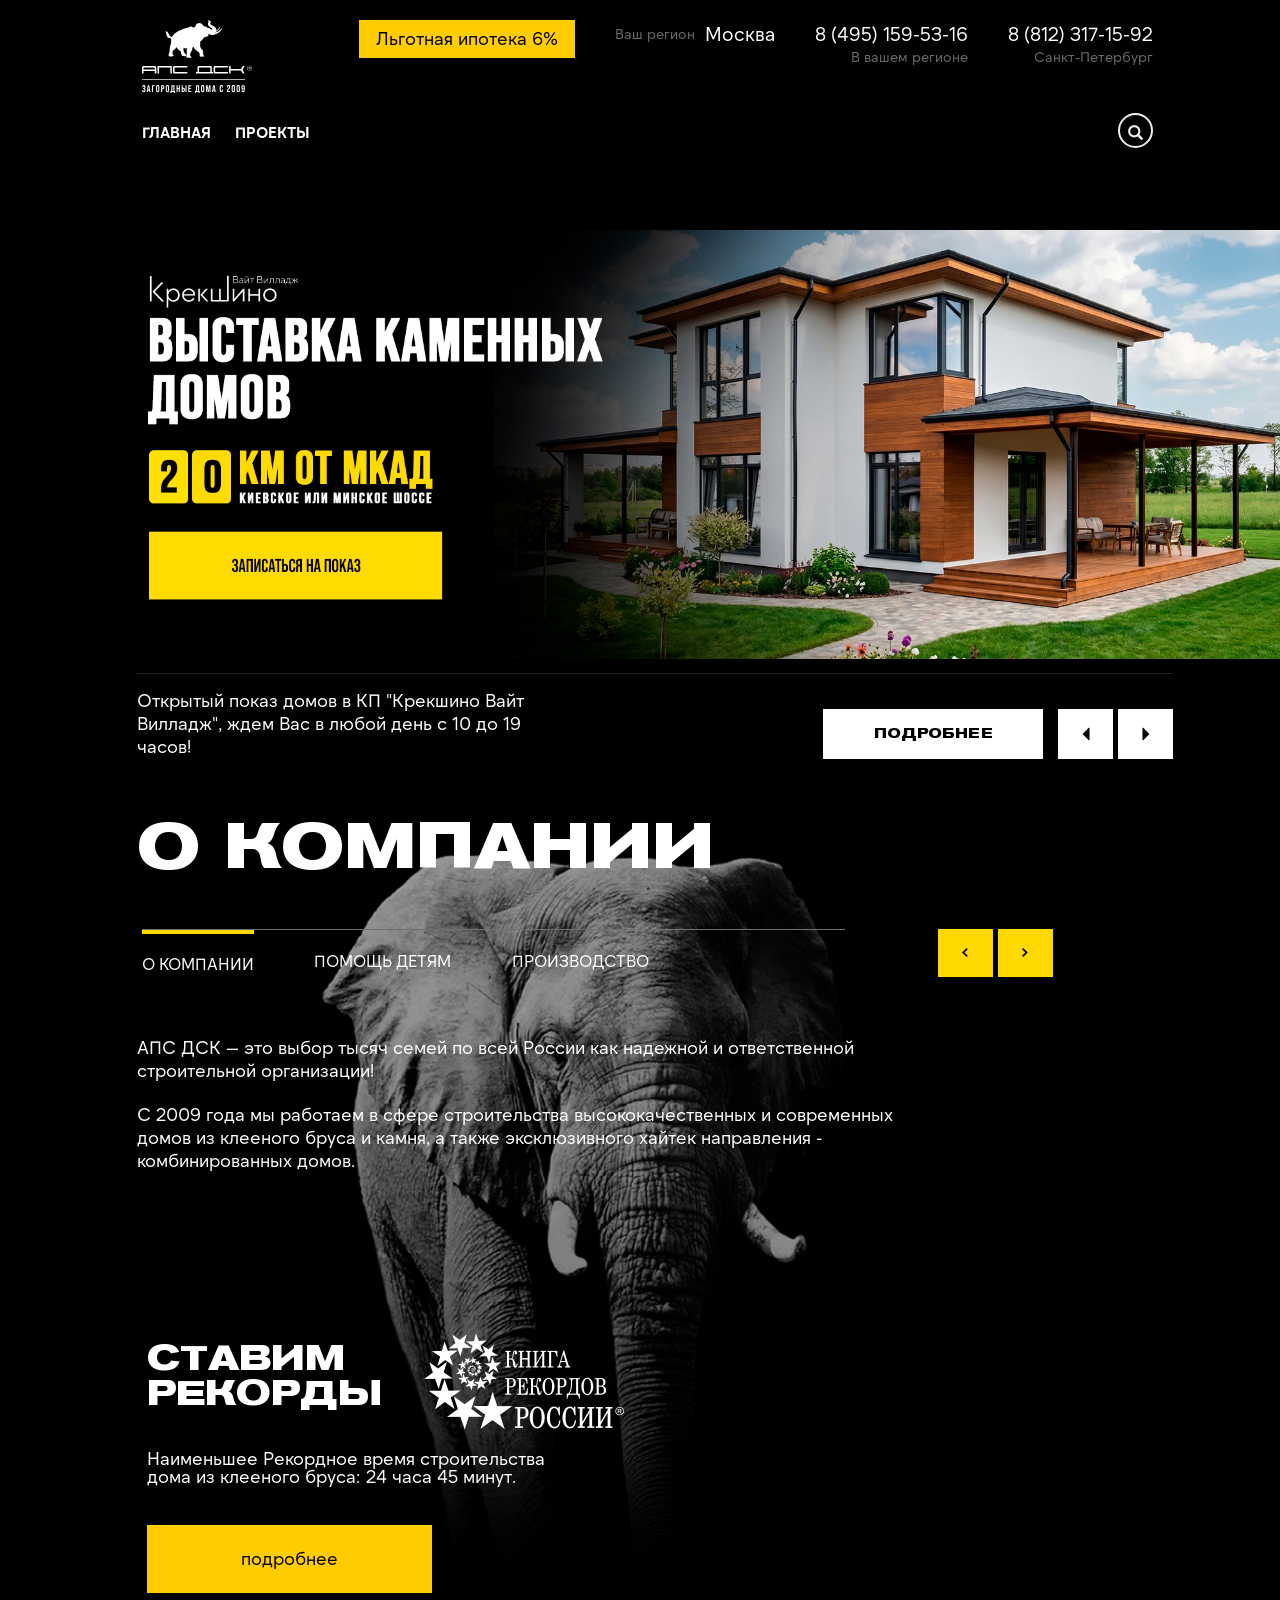
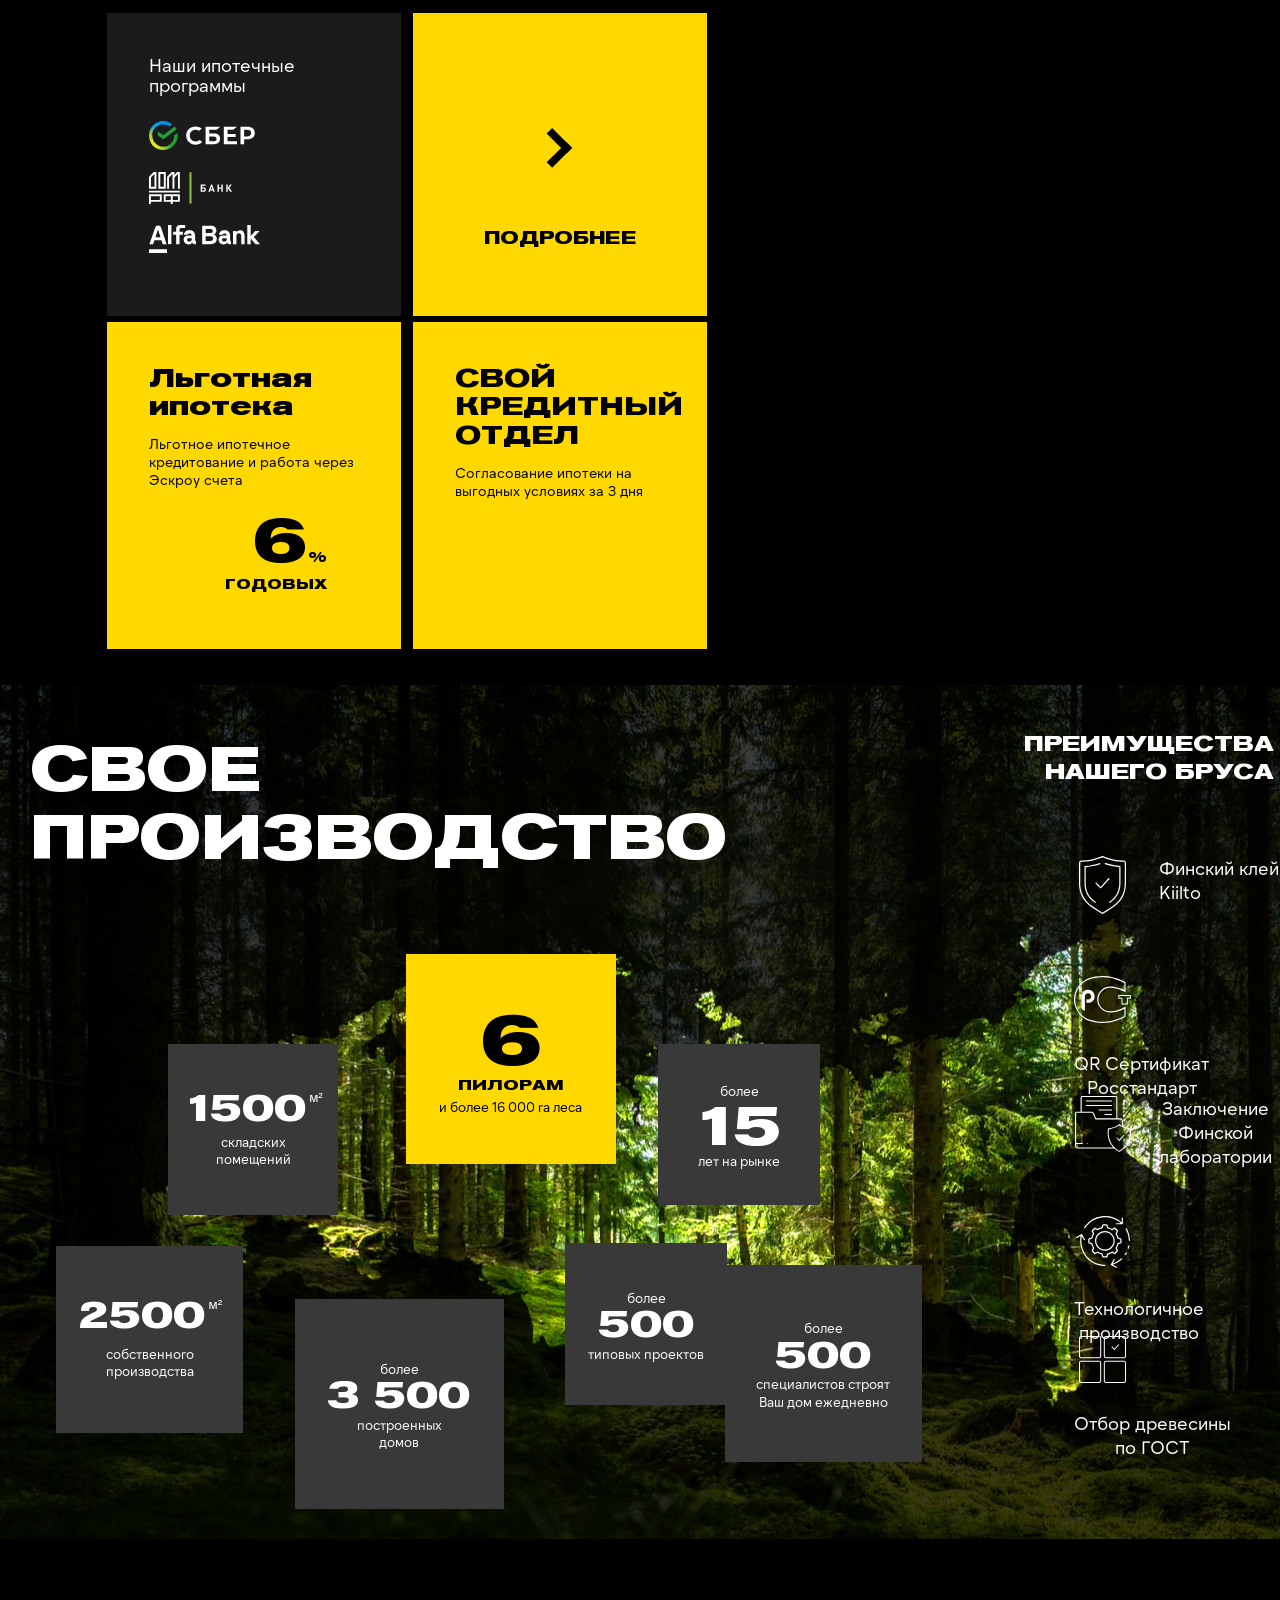
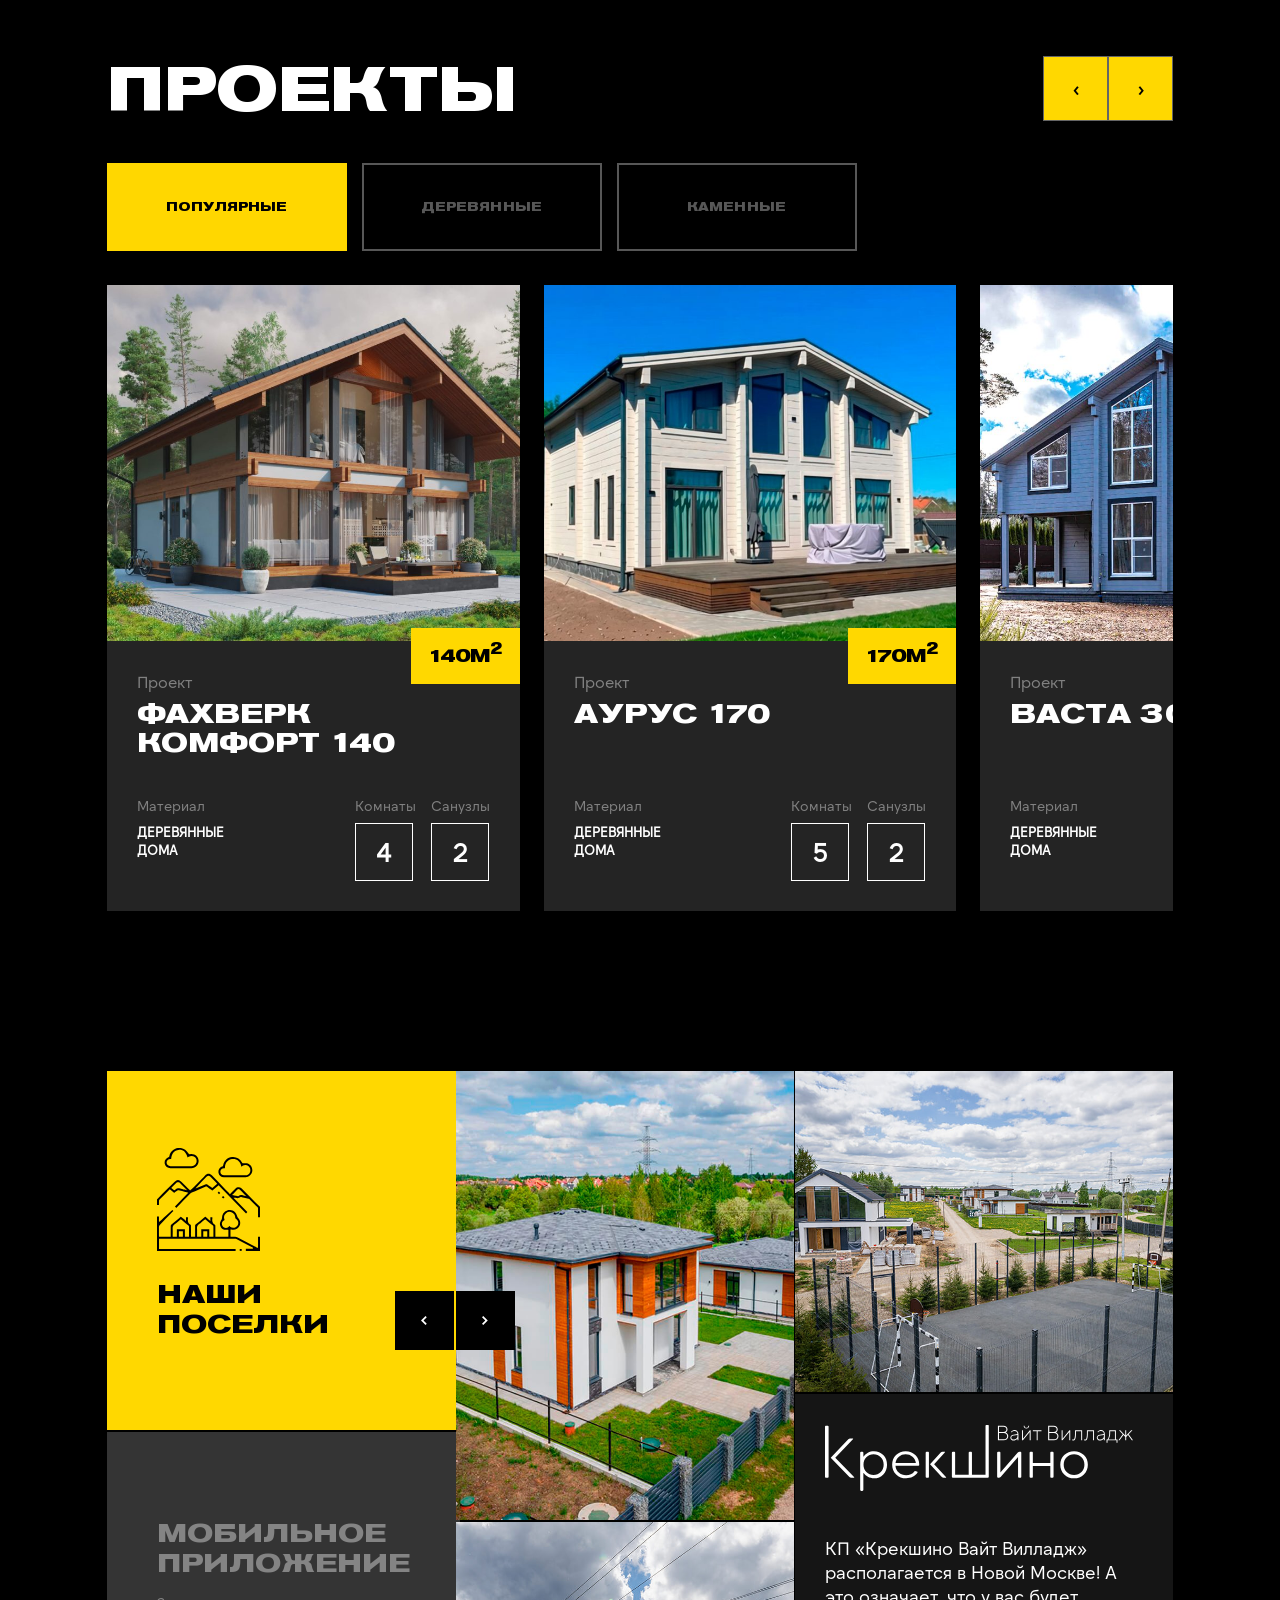
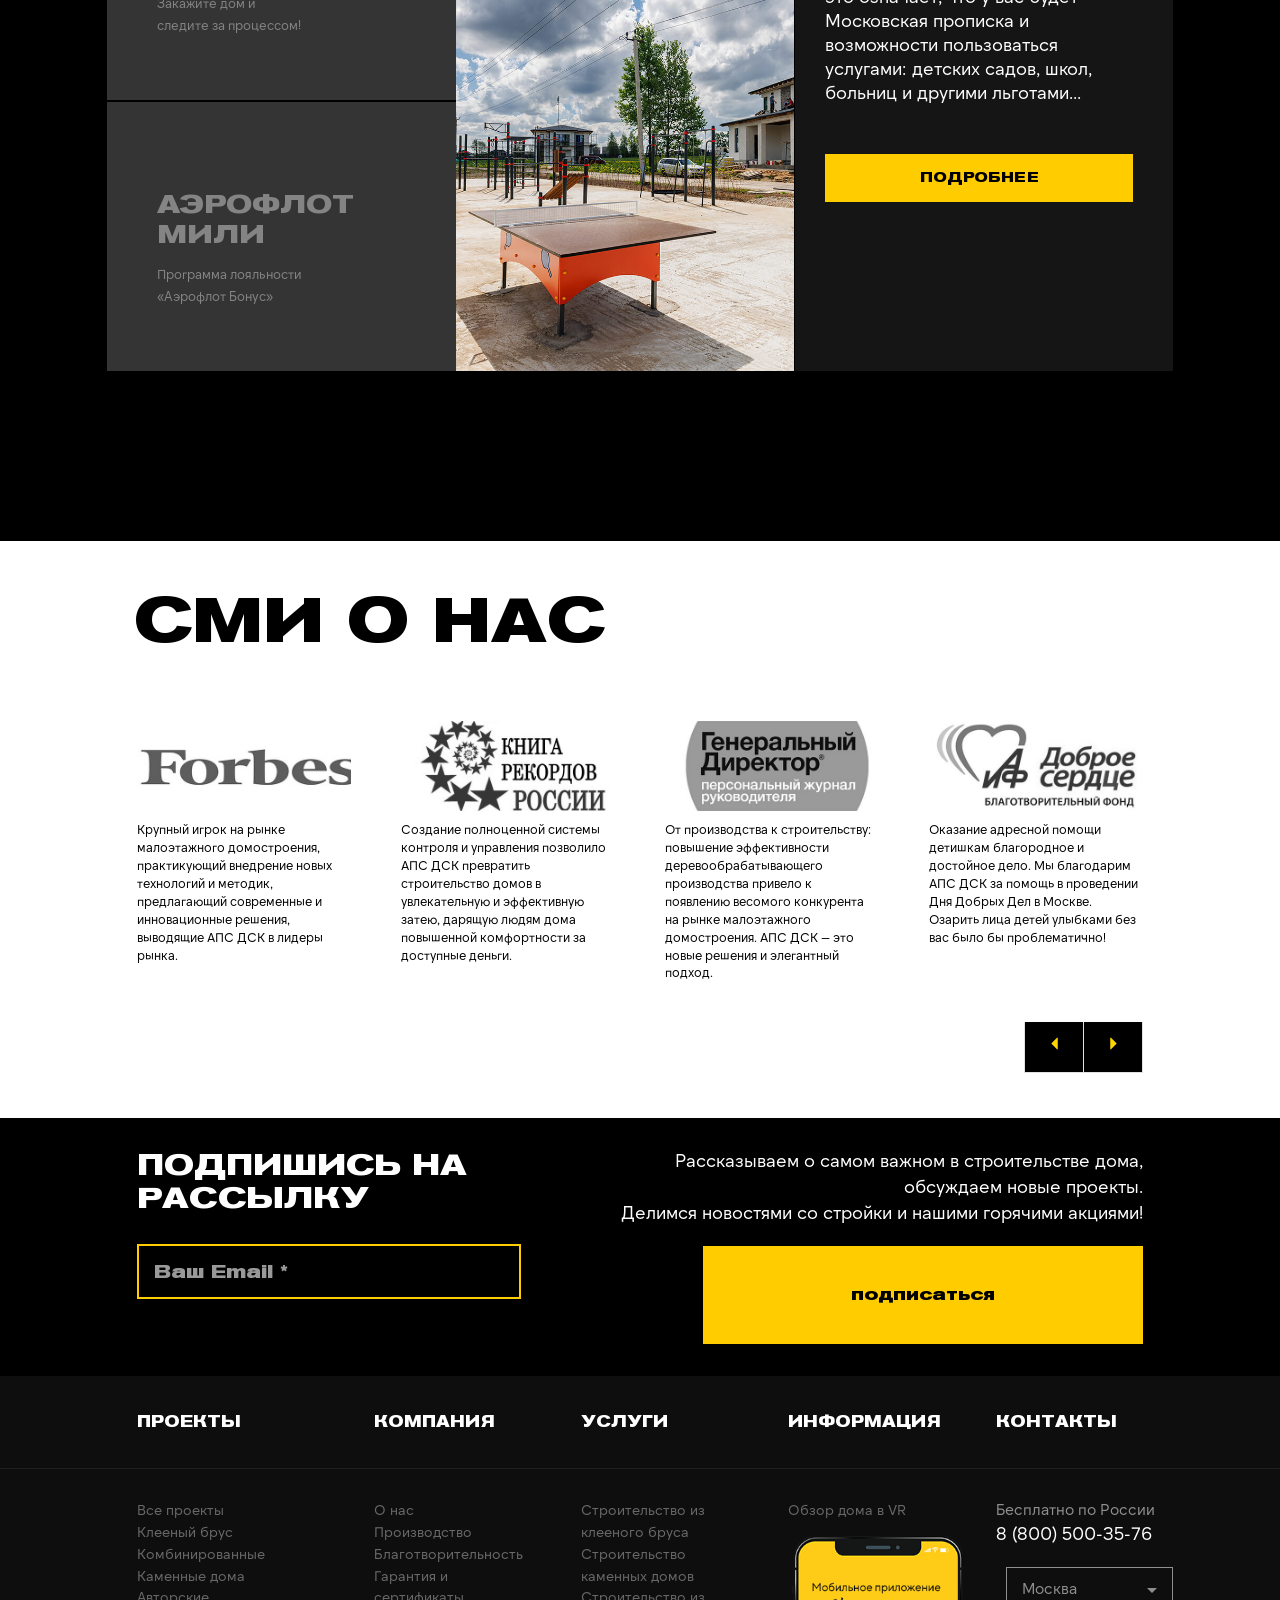
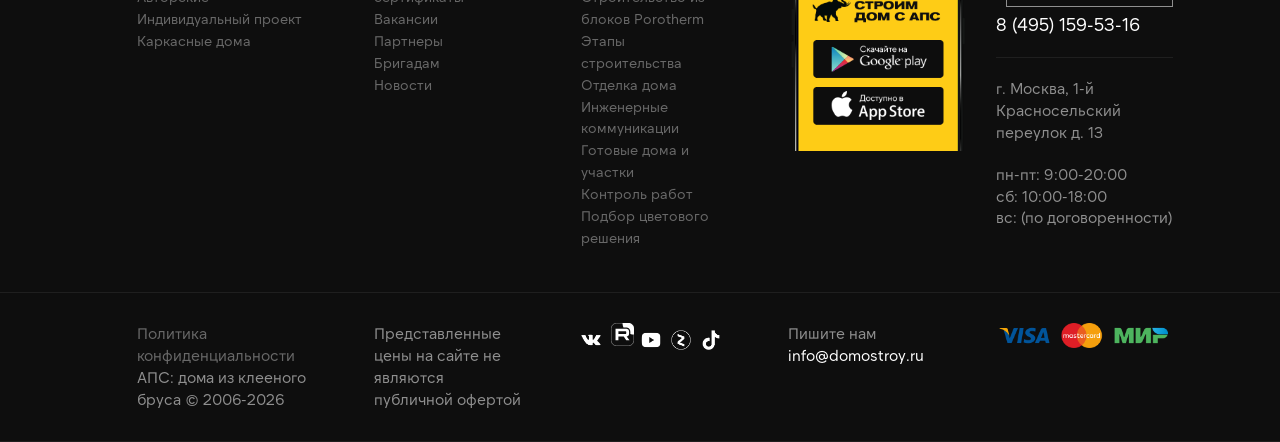
<file: index.html>
<!DOCTYPE html>
<!-- saved from url=(0023)/ -->
<html lang="en"><head><meta http-equiv="Content-Type" content="text/html; charset=UTF-8"><meta http-equiv="origin-trial" content="A7vZI3v+Gz7JfuRolKNM4Aff6zaGuT7X0mf3wtoZTnKv6497cVMnhy03KDqX7kBz/q/[base64]">
    
    <meta http-equiv="X-UA-Compatible" content="IE=edge">
    <meta name="viewport" content="width=device-width, initial-scale=1, maximum-scale=1.0, user-scalable=no">
    <meta property="og:image" content="/image/no_image.jpg">
    <title>АПС - дома из клееного бруса от производителя клееного бруса, строительство деревянных домов под ключ</title>
    <!--<base href="index.html">-->
            <meta name="description" content="Строительство деревянных домов из клееного бруса под ключ от компании АПС ДСК по доступным ценам. Звоните +7 (800) 500-35-76">
                <meta name="keywords" content="деревянные дома из бруса, дома из клееного бруса, строительство деревянных домов под ключ">
        <meta http-equiv="Pragma" content="no-cache">
                    <link rel="icon" href="/img/favicon.svg" type="image/svg+xml">
        
                        <link href="index.html" rel="">
        <link href="index.html" rel="">
        <link href="index.html" rel="">
        <link href="index.html" rel="">
            
        <link href="/fonts/TTNorms-Regular.woff2" rel="preload" as="font" type="font/woff2" crossorigin="">
    <link href="/fonts/TTNorms-Light.woff2" rel="preload" as="font" type="font/woff2" crossorigin="">
    <link href="/fonts/TTNorms-Bold.woff2" rel="preload" as="font" type="font/woff2" crossorigin="">
    <link href="/fonts/AkzidenzGroteskPro-BoldEx.woff2" rel="preload" as="font" type="font/woff2" crossorigin="">
    <link href="/fonts/OpenSans.woff2" rel="preload" as="font" type="font/woff2" crossorigin="">
    <link href="/fonts/fontello.woff2" rel="preload" as="font" type="font/woff2" crossorigin="">
    <link href="/fonts/glyphicons-halflings-regular.woff2" rel="preload" as="font" type="font/woff2" crossorigin="">

    <link href="/css/jquery-ui.min.css" rel="stylesheet">
<link href="/css/bootstrap.css" rel="stylesheet">
<link href="/css/owl.carousel.min.css" rel="stylesheet">
<link href="/css/jquery.fancybox.min.css" rel="stylesheet">
<link href="/css/slick.min.css" rel="stylesheet">
<link href="/css/slick-theme.min.css" rel="stylesheet">
<link href="/css/swiper-bundle.min.css" rel="stylesheet">
<link href="/css/style1017.css" rel="stylesheet">
<link href="/css/style1018.css" rel="stylesheet">

    
    <!-- HTML5 Shim and Respond.js IE8 support of HTML5 elements and media queries -->
    <!-- WARNING: Respond.js doesn't work if you view the page via file:// -->
    <!--[if lt IE 9]>
    <script src="https://oss.maxcdn.com/libs/html5shiv/3.7.0/html5shiv.js"></script>
    <script src="https://oss.maxcdn.com/libs/respond.js/1.4.2/respond.min.js"></script>
    <![endif]-->

    
    <script>
        var google_tag_params = window.google_tag_params || {};
    </script>

        <meta name="facebook-domain-verification" content="mou21ujfxqor5ujb939zkes70db49j">

    <!-- Top.Mail.Ru counter -->
    <noscript><div><img src="https://top-fwz1.mail.ru/counter?id=3739658;js=na" style="position:absolute;left:-9999px;" alt="Top.Mail.Ru" /></div></noscript>
    <!-- /Top.Mail.Ru counter -->
<style type="text/css">span.im-caret {
    -webkit-animation: 1s blink step-end infinite;
    animation: 1s blink step-end infinite;
}

@keyframes blink {
    from, to {
        border-right-color: black;
    }
    50% {
        border-right-color: transparent;
    }
}

@-webkit-keyframes blink {
    from, to {
        border-right-color: black;
    }
    50% {
        border-right-color: transparent;
    }
}

span.im-static {
    color: grey;
}

div.im-colormask {
    display: inline-block;
    border-style: inset;
    border-width: 2px;
    -webkit-appearance: textfield;
    -moz-appearance: textfield;
    appearance: textfield;
}

div.im-colormask > input {
    position: absolute;
    display: inline-block;
    background-color: transparent;
    color: transparent;
    -webkit-appearance: caret;
    -moz-appearance: caret;
    appearance: caret;
    border-style: none;
    left: 0; /*calculated*/
}

div.im-colormask > input:focus {
    outline: none;
}

div.im-colormask > input::-moz-selection{
    background: none;
}

div.im-colormask > input::selection{
    background: none;
}
div.im-colormask > input::-moz-selection{
    background: none;
}

div.im-colormask > div {
    color: black;
    display: inline-block;
    width: 100px; /*calculated*/
}</style><meta name='robots' content='max-image-preview:large' />
<style id="wp-img-auto-sizes-contain-inline-css">
img:is([sizes=auto i],[sizes^="auto," i]){contain-intrinsic-size:3000px 1500px}
/*# sourceURL=wp-img-auto-sizes-contain-inline-css */
</style>




<style id="global-styles-inline-css">
:root{--wp--preset--aspect-ratio--square: 1;--wp--preset--aspect-ratio--4-3: 4/3;--wp--preset--aspect-ratio--3-4: 3/4;--wp--preset--aspect-ratio--3-2: 3/2;--wp--preset--aspect-ratio--2-3: 2/3;--wp--preset--aspect-ratio--16-9: 16/9;--wp--preset--aspect-ratio--9-16: 9/16;--wp--preset--color--black: #000000;--wp--preset--color--cyan-bluish-gray: #abb8c3;--wp--preset--color--white: #ffffff;--wp--preset--color--pale-pink: #f78da7;--wp--preset--color--vivid-red: #cf2e2e;--wp--preset--color--luminous-vivid-orange: #ff6900;--wp--preset--color--luminous-vivid-amber: #fcb900;--wp--preset--color--light-green-cyan: #7bdcb5;--wp--preset--color--vivid-green-cyan: #00d084;--wp--preset--color--pale-cyan-blue: #8ed1fc;--wp--preset--color--vivid-cyan-blue: #0693e3;--wp--preset--color--vivid-purple: #9b51e0;--wp--preset--gradient--vivid-cyan-blue-to-vivid-purple: linear-gradient(135deg,rgb(6,147,227) 0%,rgb(155,81,224) 100%);--wp--preset--gradient--light-green-cyan-to-vivid-green-cyan: linear-gradient(135deg,rgb(122,220,180) 0%,rgb(0,208,130) 100%);--wp--preset--gradient--luminous-vivid-amber-to-luminous-vivid-orange: linear-gradient(135deg,rgb(252,185,0) 0%,rgb(255,105,0) 100%);--wp--preset--gradient--luminous-vivid-orange-to-vivid-red: linear-gradient(135deg,rgb(255,105,0) 0%,rgb(207,46,46) 100%);--wp--preset--gradient--very-light-gray-to-cyan-bluish-gray: linear-gradient(135deg,rgb(238,238,238) 0%,rgb(169,184,195) 100%);--wp--preset--gradient--cool-to-warm-spectrum: linear-gradient(135deg,rgb(74,234,220) 0%,rgb(151,120,209) 20%,rgb(207,42,186) 40%,rgb(238,44,130) 60%,rgb(251,105,98) 80%,rgb(254,248,76) 100%);--wp--preset--gradient--blush-light-purple: linear-gradient(135deg,rgb(255,206,236) 0%,rgb(152,150,240) 100%);--wp--preset--gradient--blush-bordeaux: linear-gradient(135deg,rgb(254,205,165) 0%,rgb(254,45,45) 50%,rgb(107,0,62) 100%);--wp--preset--gradient--luminous-dusk: linear-gradient(135deg,rgb(255,203,112) 0%,rgb(199,81,192) 50%,rgb(65,88,208) 100%);--wp--preset--gradient--pale-ocean: linear-gradient(135deg,rgb(255,245,203) 0%,rgb(182,227,212) 50%,rgb(51,167,181) 100%);--wp--preset--gradient--electric-grass: linear-gradient(135deg,rgb(202,248,128) 0%,rgb(113,206,126) 100%);--wp--preset--gradient--midnight: linear-gradient(135deg,rgb(2,3,129) 0%,rgb(40,116,252) 100%);--wp--preset--font-size--small: 13px;--wp--preset--font-size--medium: 20px;--wp--preset--font-size--large: 36px;--wp--preset--font-size--x-large: 42px;--wp--preset--spacing--20: 0.44rem;--wp--preset--spacing--30: 0.67rem;--wp--preset--spacing--40: 1rem;--wp--preset--spacing--50: 1.5rem;--wp--preset--spacing--60: 2.25rem;--wp--preset--spacing--70: 3.38rem;--wp--preset--spacing--80: 5.06rem;--wp--preset--shadow--natural: 6px 6px 9px rgba(0, 0, 0, 0.2);--wp--preset--shadow--deep: 12px 12px 50px rgba(0, 0, 0, 0.4);--wp--preset--shadow--sharp: 6px 6px 0px rgba(0, 0, 0, 0.2);--wp--preset--shadow--outlined: 6px 6px 0px -3px rgb(255, 255, 255), 6px 6px rgb(0, 0, 0);--wp--preset--shadow--crisp: 6px 6px 0px rgb(0, 0, 0);}:where(body) { margin: 0; }:where(.is-layout-flex){gap: 0.5em;}:where(.is-layout-grid){gap: 0.5em;}body .is-layout-flex{display: flex;}.is-layout-flex{flex-wrap: wrap;align-items: center;}.is-layout-flex > :is(*, div){margin: 0;}body .is-layout-grid{display: grid;}.is-layout-grid > :is(*, div){margin: 0;}body{padding-top: 0px;padding-right: 0px;padding-bottom: 0px;padding-left: 0px;}:root :where(.wp-element-button, .wp-block-button__link){background-color: #32373c;border-width: 0;color: #fff;font-family: inherit;font-size: inherit;font-style: inherit;font-weight: inherit;letter-spacing: inherit;line-height: inherit;padding-top: calc(0.667em + 2px);padding-right: calc(1.333em + 2px);padding-bottom: calc(0.667em + 2px);padding-left: calc(1.333em + 2px);text-decoration: none;text-transform: inherit;}.has-black-color{color: var(--wp--preset--color--black) !important;}.has-cyan-bluish-gray-color{color: var(--wp--preset--color--cyan-bluish-gray) !important;}.has-white-color{color: var(--wp--preset--color--white) !important;}.has-pale-pink-color{color: var(--wp--preset--color--pale-pink) !important;}.has-vivid-red-color{color: var(--wp--preset--color--vivid-red) !important;}.has-luminous-vivid-orange-color{color: var(--wp--preset--color--luminous-vivid-orange) !important;}.has-luminous-vivid-amber-color{color: var(--wp--preset--color--luminous-vivid-amber) !important;}.has-light-green-cyan-color{color: var(--wp--preset--color--light-green-cyan) !important;}.has-vivid-green-cyan-color{color: var(--wp--preset--color--vivid-green-cyan) !important;}.has-pale-cyan-blue-color{color: var(--wp--preset--color--pale-cyan-blue) !important;}.has-vivid-cyan-blue-color{color: var(--wp--preset--color--vivid-cyan-blue) !important;}.has-vivid-purple-color{color: var(--wp--preset--color--vivid-purple) !important;}.has-black-background-color{background-color: var(--wp--preset--color--black) !important;}.has-cyan-bluish-gray-background-color{background-color: var(--wp--preset--color--cyan-bluish-gray) !important;}.has-white-background-color{background-color: var(--wp--preset--color--white) !important;}.has-pale-pink-background-color{background-color: var(--wp--preset--color--pale-pink) !important;}.has-vivid-red-background-color{background-color: var(--wp--preset--color--vivid-red) !important;}.has-luminous-vivid-orange-background-color{background-color: var(--wp--preset--color--luminous-vivid-orange) !important;}.has-luminous-vivid-amber-background-color{background-color: var(--wp--preset--color--luminous-vivid-amber) !important;}.has-light-green-cyan-background-color{background-color: var(--wp--preset--color--light-green-cyan) !important;}.has-vivid-green-cyan-background-color{background-color: var(--wp--preset--color--vivid-green-cyan) !important;}.has-pale-cyan-blue-background-color{background-color: var(--wp--preset--color--pale-cyan-blue) !important;}.has-vivid-cyan-blue-background-color{background-color: var(--wp--preset--color--vivid-cyan-blue) !important;}.has-vivid-purple-background-color{background-color: var(--wp--preset--color--vivid-purple) !important;}.has-black-border-color{border-color: var(--wp--preset--color--black) !important;}.has-cyan-bluish-gray-border-color{border-color: var(--wp--preset--color--cyan-bluish-gray) !important;}.has-white-border-color{border-color: var(--wp--preset--color--white) !important;}.has-pale-pink-border-color{border-color: var(--wp--preset--color--pale-pink) !important;}.has-vivid-red-border-color{border-color: var(--wp--preset--color--vivid-red) !important;}.has-luminous-vivid-orange-border-color{border-color: var(--wp--preset--color--luminous-vivid-orange) !important;}.has-luminous-vivid-amber-border-color{border-color: var(--wp--preset--color--luminous-vivid-amber) !important;}.has-light-green-cyan-border-color{border-color: var(--wp--preset--color--light-green-cyan) !important;}.has-vivid-green-cyan-border-color{border-color: var(--wp--preset--color--vivid-green-cyan) !important;}.has-pale-cyan-blue-border-color{border-color: var(--wp--preset--color--pale-cyan-blue) !important;}.has-vivid-cyan-blue-border-color{border-color: var(--wp--preset--color--vivid-cyan-blue) !important;}.has-vivid-purple-border-color{border-color: var(--wp--preset--color--vivid-purple) !important;}.has-vivid-cyan-blue-to-vivid-purple-gradient-background{background: var(--wp--preset--gradient--vivid-cyan-blue-to-vivid-purple) !important;}.has-light-green-cyan-to-vivid-green-cyan-gradient-background{background: var(--wp--preset--gradient--light-green-cyan-to-vivid-green-cyan) !important;}.has-luminous-vivid-amber-to-luminous-vivid-orange-gradient-background{background: var(--wp--preset--gradient--luminous-vivid-amber-to-luminous-vivid-orange) !important;}.has-luminous-vivid-orange-to-vivid-red-gradient-background{background: var(--wp--preset--gradient--luminous-vivid-orange-to-vivid-red) !important;}.has-very-light-gray-to-cyan-bluish-gray-gradient-background{background: var(--wp--preset--gradient--very-light-gray-to-cyan-bluish-gray) !important;}.has-cool-to-warm-spectrum-gradient-background{background: var(--wp--preset--gradient--cool-to-warm-spectrum) !important;}.has-blush-light-purple-gradient-background{background: var(--wp--preset--gradient--blush-light-purple) !important;}.has-blush-bordeaux-gradient-background{background: var(--wp--preset--gradient--blush-bordeaux) !important;}.has-luminous-dusk-gradient-background{background: var(--wp--preset--gradient--luminous-dusk) !important;}.has-pale-ocean-gradient-background{background: var(--wp--preset--gradient--pale-ocean) !important;}.has-electric-grass-gradient-background{background: var(--wp--preset--gradient--electric-grass) !important;}.has-midnight-gradient-background{background: var(--wp--preset--gradient--midnight) !important;}.has-small-font-size{font-size: var(--wp--preset--font-size--small) !important;}.has-medium-font-size{font-size: var(--wp--preset--font-size--medium) !important;}.has-large-font-size{font-size: var(--wp--preset--font-size--large) !important;}.has-x-large-font-size{font-size: var(--wp--preset--font-size--x-large) !important;}
/*# sourceURL=global-styles-inline-css */
</style>

<link rel="https://api.w.org/" href="/wp-json/" /><link rel="EditURI" type="application/rsd+xml" title="RSD" href="/xmlrpc.php?rsd" />
<meta name="generator" content="WordPress 7.0" />
</head>
<body class="  ">
<script src="/js/jquery.min.js"></script>

<div class="wrap_body  " style="opacity:1">
        <header class="block_black">
        <div class="header-fixed do">
                        <div style="width: 100%;"></div>
            <div class="header-fixed-logo">
                <a href="index.html">
                    <div class="logo-el">
                        <img src="/img/logo.svg" title="APS-DSK" alt="APS-DSK">
                    </div>
                </a>
            </div>
            <div class="container">
                <div class="row">
                    <div class="header-fixed-logo">
                        <a href="index.html">
                            <div class="logo-el">
                                <img src="/img/logo.svg" title="APS-DSK" alt="APS-DSK">
                            </div>
                            <div class="logo-el">
                                <img src="/img/logo.svg" title="APS-DSK" alt="APS-DSK">
                            </div>
                        </a>
                    </div>
                    <div class="header-fixed-content">
                    <div class="header-fixed-contacts">
                        <div class="header-fixed-content-col col-credit">
                            <a class="btn-credit" href="/stroitelstvo_doma/dom-v-kredit.html">Льготная ипотека 6%</a>
                        </div>
                        <div class="header-fixed-content-col">
                            <div class="wrap_gorod">	
	<div class="phone gorod select_gorod bold">Москва</div>
	<div class="text small">Ваш регион</div>
			<div id="regionConfirmPopup" class="block_white popup">
			<p class="regionConfirmSuppose">Ваш регион <span>Москва</span>?</p>
			<input type="button" id="rightRegion" class="btn" value="Да" onclick="$(&#39;#regionConfirmPopup&#39;).hide();">
			<input type="button" id="wrongRegion" class="btn" value="Нет" onclick="getGeoCity();$(&#39;#regionConfirmPopup&#39;).hide();">	
		</div>
	</div>                            <div id="" class="mainPhone phone bold"><a class="mgo-msk" href="tel:+74951595316">8 (495) 159-53-16</a></div>
                            <style>
                                .wrap_gorod {
                                    display: flex;
                                    flex-direction: row-reverse;
                                    justify-content: flex-start;
                                    align-items: center;
                                }

                                .select_gorod {
                                    margin-left: 10px;
                                }

                                @media (min-width: 768px) {
                                    .wrap_gorod ~ .mainPhone {
                                        display: none;
                                    }
                                }
                            </style>
                        </div>
                                                <div class="header-fixed-content-col">
                        <div id="" class="mainPhone phone bold"><a class="mgo-msk" href="tel:+74951595316">8 (495) 159-53-16</a></div>
                        <div class="text small" id="phone_region">В вашем регионе</div>
                        </div>
                                                                        <div class="header-fixed-content-col">
                        <div class="phone bold"><a class="mgo-spb" href="tel:88123366079">8 (812) 317-15-92</a></div>
                        <div class="text small">Санкт-Петербург</div>
                        </div>
                                                                    </div>
                </div>
            </div>
            <div class="row">
                <div class="header-fixed-menu">
                    <ul class="topmenu">
<li><a href="index.html">Главная</a></li>
<li id="proj" class="child"><a href="archive.html">Проекты</a>
<ul style="opacity:0;visibility:hidden">
<li><a href="archive.html">Все проекты</a></li>
<li><a href="archive.html">Деревянные дома</a></li>
<li><a href="archive.html">Каменные дома</a></li>
</ul>
</li>
<li class="helper"></li>
</ul>
                    <div class="dropmenu">
                        <span class="line"></span>
                        <span class="line"></span>
                        <span class="line"></span>
                    </div>

                    <div id="search">
                        <div class="button-search glyphicon glyphicon-search"></div>
                                                <input type="text" name="filter_name" value="" onclick="this.value = &#39;&#39;;" onkeydown="this.style.color = &#39;#fff&#39;;" class="ui-autocomplete-input" autocomplete="off">
                                                <div id="search_response" style="display:none;"></div>
                    </div>
                    <div class="search-spacer"></div>
                    <div class="phoneCatalogMobile">
                        <a class="mgo-msk" href="tel:+74951595316">8 (495) 159-53-16</a>                    </div>
                    <a class="btn-credit" href="/stroitelstvo_doma/dom-v-kredit.html">Льготная ипотека 6%</a>
                </div>
            </div>
        </div>
        <div class="header-fixed-contacts header-fixed-contacts--mobile">
            <div class="header-fixed-content-col">
                <div class="wrap_gorod">	
	<div class="phone gorod select_gorod bold">Москва</div>
	<div class="text small">Ваш регион</div>
			<div id="regionConfirmPopup" class="block_white popup">
			<p class="regionConfirmSuppose">Ваш регион <span>Москва</span>?</p>
			<input type="button" id="rightRegion" class="btn" value="Да" onclick="$(&#39;#regionConfirmPopup&#39;).hide();">
			<input type="button" id="wrongRegion" class="btn" value="Нет" onclick="getGeoCity();$(&#39;#regionConfirmPopup&#39;).hide();">	
		</div>
	</div>                <div id="" class="mainPhone phone bold"><a class="mgo-msk" href="tel:+74951595316">8 (495) 159-53-16</a></div>
                <style>
                    .wrap_gorod {
                        display: flex;
                        flex-direction: row-reverse;
                        justify-content: flex-start;
                        align-items: center;
                    }

                    .select_gorod {
                        margin-left: 10px;
                    }

                    @media (min-width: 768px) {
                        .wrap_gorod ~ .mainPhone {
                            display: none;
                        }
                    }
                </style>
            </div>
                                    <div class="header-fixed-content-col">
            <div class="phone bold"><a href="tel:88123366079">8 (812) 336-60-79</a></div>
            <div class="text small">Санкт-Петербург</div>
            </div>
                    </div>
</div>

<div id="block_header_top">

			<div id="banner_landing_htest" data-interval="0" data-ride="carousel" class=" mobile-status-0 carousel slide type_navi_1">
			<div class="wrap_nav">
																	<div class="wrap-carousel-control">
					<!-- Элементы управления -->
					<a class="left carousel-control btn btn-ico  btn-default" href="#banner_landing_htest" role="button" data-slide="prev">
						<span class="glyphicon glyphicon-triangle-left" aria-hidden="true"></span>
						<span class="sr-only">Предыдущий</span>
					</a>
					<a class="right carousel-control btn btn-ico  btn-default" href="#banner_landing_htest" role="button" data-slide="next">
						<span class="glyphicon glyphicon-triangle-right" aria-hidden="true"></span>
						<span class="sr-only">Следующий</span>
					</a>
				</div>
			</div>
			<div class="carousel-inner">
																			<div class="item  active">
						<div class="carousel-text">
							<div class="container">
								<div class="row">
									<div class="col-xs-12">
																				<div class="wrap_text">
											<div class="text"><p>
	Открытый показ домов в КП "Крекшино Вайт Вилладж", ждем Вас в любой день с 10 до 19 часов!</p>
</div>
																							<div class="buttons">
													<div class="btn btn-white btn-fixed-width"><a href="/pokaz-domov-v-kp-kryokshino.html">Подробнее</a></div>
												</div>
																					</div>
									</div>
								</div>
							</div>
						</div>

						<a href="/pokaz-domov-v-kp-kryokshino.html" class="slider_banner_link mobile"><img title="Открытый показ домов в КП " Крекшино="" Вайт="" Вилладж",="" ждем="" Вас="" в="" любой="" день="" с="" 10="" до="" 19="" часов!"="" src="/img/2000x670-3.jpg"></a>
					</div>
																													<div class="item ">
						<div class="carousel-text">
							<div class="container">
								<div class="row">
									<div class="col-xs-12">
																				<div class="wrap_text">
											<div class="text"></div>
																							<div class="buttons">
													<div class="btn btn-white btn-fixed-width"><a href="/proizvodstvobrusa/kleeniy_brus.html">Смотреть</a></div>
												</div>
																					</div>
									</div>
								</div>
							</div>
						</div>

						<a href="/proizvodstvobrusa/kleeniy_brus.html" class="slider_banner_link mobile"><img title="" src="/img/desc.jpg"></a>
					</div>
																													<div class="item ">
						<div class="carousel-text">
							<div class="container">
								<div class="row">
									<div class="col-xs-12">
																				<div class="wrap_text">
											<div class="text"><p>
	Расcрочка на строительство дома - 0%</p>
</div>
																							<div class="buttons">
													<div class="btn btn-white btn-fixed-width"><a href="/fall_project/">подробнее</a></div>
												</div>
																					</div>
									</div>
								</div>
							</div>
						</div>

						<a href="/fall_project/" class="slider_banner_link mobile"><img title="Расcрочка на строительство дома - 0%" src="/img/desctop2.jpg"></a>
					</div>
																													<div class="item ">
						<div class="carousel-text">
							<div class="container">
								<div class="row">
									<div class="col-xs-12">
																				<div class="wrap_text">
											<div class="text"><p>
	Ипотека 6% с первоначальным взносом 20%</p>
</div>
																							<div class="buttons">
													<div class="btn btn-white btn-fixed-width"><a href="/fall_project/">Выбрать дом</a></div>
												</div>
																					</div>
									</div>
								</div>
							</div>
						</div>

						<a href="/fall_project/" class="slider_banner_link mobile"><img title="Ипотека 6% с первоначальным взносом 20%" src="/img/desctop-1.jpg"></a>
					</div>
														




							</div>
		</div>


	</div>




</header>
<div class="information landing landing_42 ">
    	<div class="head_page block_transparent mcc m_w" style="padding-bottom:0;">

        
		<div class="container">
			<div class="row">
			
				<style>
                header.header_absolute {
    position: relative;
}

.information {
    margin-top: 0px;
}
.head_page.block_transparent.mcc.m_w {
    display: none;
}.pro_t_s.sp-slide.sp-selected .info_pos h3 {
    max-width: 300px;
}.head_carousel.col-xs-12 .col-xs-12.col-xm-6.col-xm-push-6.col-md-7.col-md-push-5.h1.text-left.text-uppercase {
    padding: 0px;
    padding-top: 14px;
}
.sp-thumbnail-container {
    cursor: pointer;
}

.finhome > .container {
    width: 100%;
    max-width: 1920px;
    padding-bottom: 0;
        padding-top: 0;
}
				.slider_banner_link.desktop {
				    opacity:0;
				}
				.h1.text-uppercase {
				    font-size: 62px;
				}
				.type_navi_0 .carousel-indicators li.active {
				    border-top: 4px solid;
				    border-color: #FFD800;
				}
				.type_navi_0 .wrap-carousel-control .btn {
				    background: #FFD800;
				    color: #fff;
				    border-color: #FFD800;
				}
				.wrap-carousel-indicators .container {
				    width: 100%;
				}
				#slider_main_company {
				    background-position: center center !important;
					background-size: 155% !important;
				}
				.type_navi_0 .carousel-indicators li + li {
				    margin-left: 60px;
				}
				.type_navi_0 .wrap-carousel-indicators .container .row {
				    width: 41%;
				}
				.type_navi_0 .wrap-carousel-control {
				    left: 44%;
				}
				.type_navi_0 .item div.wrap_text {
				    padding-top: 160px;
				}
				.type_navi_0 .record {
				    width: 41%;
				    padding-top: 0;
				    left: 40px;
				}
				.type_navi_0 .record:before {
					display:none;
				}
				.record .btn-yellow {
				    padding: 20px 80px;
				    display: block;
				    max-width: 285px;
				    text-align: center;
				    margin-top: 40px;
				    text-decoration: none;
				}
				.news {
				    width: 40%;
				    height: fit-content;
				    background: transparent;
				}
				.four_news {
				    display: flex;
				    flex-wrap: wrap;
					justify-content: space-between;
				}
.kvadr {
    width: 49%;
    margin-bottom: 1%;
	    padding: 42px;
}
.kvadr.black {
    background: #1B1B1B;
}
.kvadr.yellow {
    background: #FFD800;
        cursor: pointer;
}
.kvadr.yellow * {
    color: #000;
}
.kvadr.yellow h3 {
    margin-top: 0;
    font-size: 26px;
}
.kvadr.yellow p {
    font-size: 14px;
    line-height: 18px;
}
.bigtext span {
    font-size: 64px;
    line-height: 72px;
    font-family: "AkzidenzGrotesk";
}
.bigtext {
    font-family: "AkzidenzGrotesk";
    text-transform: uppercase;
    text-align: right;
    padding-right: 15%;
}
.kvadr.black svg {
    display: block;
    margin-bottom: 21px;
}
.kvadr.black p {
    font-size: 18px;
    margin-bottom: 26px;
    line-height: 20px;
}
.type_navi_0.carousel.bg {
    height: 824px;
}
.preim_main_content .b_description_about {
    background: none;
}
.preim_main_content .b_description_about .el {
    background: #393939;
    border-radius: 0;
    border: none;
}
.preim_main {
    background-size: cover;
}
.preim_main_content .b_description_about .el:nth-child(5) {
    width: 197px;
    height: 197px;
    left: 59px;
    bottom: 80px;
}
.preim_main_content .b_description_about .el:nth-child(4) {
    width: 221px;
    height: 221px;
    left: 310px;
    bottom: 0px;
}
.preim_main_content .b_description_about .el:nth-child(1) {
    width: 179px;
    height: 179px;
    left: 177px;
    top: 98px;
}
.preim_main_content .b_description_about .el:nth-child(2) {
    width: 221px;
    height: 221px;
    left: 427px;
    top: 3px;
}
.preim_main_content .b_description_about .el:nth-child(6) {
    width: 170px;
    height: 170px;
    left: 595px;
    bottom: 110px;
}
.preim_main_content .b_description_about .el:nth-child(3) {
    width: 170px;
    height: 170px;
    right: 215px;
    top: 97px;
}
.preim_main_content .b_description_about .el:nth-child(7) {
    width: 207px;
    height: 207px;
    right: 10%;
    bottom: 50px;
}
.btn.btn-padding-fixed {
    background: #FFD800;
    border-color: #FFD800;
}
.ful_d_right .close {
	left: auto;
    right: 29px;
    top: 29px;
    border: 1px solid #fff;
    width: 47px;
    height: 47px;
    display: flex;
    justify-content: center;
    align-items: center;
    flex-wrap: wrap;
    flex-direction: row;
}
.ful_d_right.block_black.col-md-5 {
    padding: 0;
}
.ful_d_right .el {
    padding: 90px;
}
.glyphicon-remove:before {
    font-size: 20px;
    position: relative;
    top: 13px;
}
.preim_main_content .b_description_about .el:nth-child(2) .subtitle {
    font: 900 16px "AkzidenzGrotesk";
}
.preim_main_content .b_description_about .el .text {
    font-size: 14px;
    line-height: 18px;
}
.preim_main_content .b_description_about .el .title {
    font-size: 40px !important;
    line-height: 36px !important;
}
.preim_main_content .b_description_about .el:nth-child(3) .title.big {
    font-size: 60px !important;
    line-height: 50px !important;
	margin-left: -4px;
}
.preim_main_content .b_description_about .el .title span {
    font-size: 14px !important;
    font-weight: 300 !important;
    font-family: Arial !important;
    text-transform: none;
    position: relative;
    top: -20px;
    margin-left: -11px;
}
.preim_main_content .b_description_about .el:nth-child(2) .title {
    font-size: 76px !important;
    line-height: 1 !important;
}
.el.el_stoy.active {
    background: #FFD800;
}
.el.el_stoy:hover {
    cursor: pointer;
	background: #FFD800;
}
.el.el_stoy:hover * {
 color: #000;
}
.el.el_stoy.active * {
    color: #000;
}
.preim_main_content.row {
    display: flex;
    flex-wrap: nowrap;
    flex-direction: row;
}
.preim_main_content .d_left {
    width: 20%;
	top: -300px;
}
.preim_main_content .b_description_about {
    width: 80%;
}
.preim_main .d_left .el {
    position: initial;
}
.preim_main .d_left .el:after {
    display:none;
}
.preim_main .d_left .el {
font-size: 18px;
    font-weight: 300;
    font-family: "NTSomic";
    text-transform: none;
    line-height: 24px;
    display: flex;
    flex-wrap: wrap;
    gap: 28px;
    justify-content: start;
    flex-direction: row;
}
.icoas {
    width: 57px;
    display: flex;
    justify-content: center;
}
.preim_main_content .d_left h3 {
    text-transform: uppercase;
    font-size: 22px;
    text-align: right;
    line-height: 28px;
    margin-bottom: 70px;
	display: flex;
    gap: 20px;
    align-items: center;
}
.preim_main_content .d_left h3 .svgstr {
    padding: 24px 23px;
    background: #FFD800;
    display: flex;
    justify-content: center;
    align-items: center;
}
.sp-left-thumbnails.sp-has-pointer .sp-selected-thumbnail:before, .sp-left-thumbnails.sp-has-pointer .sp-selected-thumbnail:after {
	display:none;
}
.sp-thumbnail-container {
    background: #343434;
	height: 30% !important;
}
.sp-thumbnail-container.sp-selected-thumbnail {
    background: #FFD800;
	height: 40% !important;
}
.sp-thumbnail-container {
}
.sp-thumbnail-container.sp-selected-thumbnail svg path {
    fill: #000;
}
.sp-thumbnail-container.sp-selected-thumbnail h3, .sp-thumbnail-container.sp-selected-thumbnail p{
	color:#000;
}
.sp-thumbnail-container p {
    display: none;
}
.sp-thumbnail-container.sp-selected-thumbnail p {
    display: block;
	font-size: 19px;
    line-height: 24px;
}
.sp-left-thumbnails.sp-has-pointer .sp-thumbnail {
    position: relative !important;
    left: 0 !important;
}
.sp-thumbnail-container {
    display: flex !important;
    align-items: center;
    padding-left: 60px;
}
.sp-thumbnail-container h3 {
    font-size: 23px !important;
}
.sp-left-thumbnails {
    margin-right: 3px !important;
}
.pro_t_s.sp-slide {
    max-width: 100%;
}
.pro_backs {
    background-size: cover;
    height: 100%;
    padding: 100px 85px;
}
.sp-arrow:before,.sp-arrow:after {
	display:none;
}
.sp-arrow.sp-next-arrow {
    background: #000 url(/img/right-s.svg);
    background-repeat: no-repeat;
    background-position: center;
    transform: rotate(0deg);
    width: 59px;
    height: 59px;
}
.sp-arrow.sp-previous-arrow {
	background: #000 url(/img/left-s.svg);
    background-repeat: no-repeat;
    background-position: center;
    width: 59px;
    height: 59px;
}
.sp-horizontal .sp-arrows {
    width: 159px !important;
    left: -80px !important;
    top: 25% !important;
    margin-top: -15px !important;
    z-index: 9;
}
.sp-slides-container .sp-fade-arrows {
	opacity:1 !important;
}
.block_black.pro_bl {
    padding-bottom: 140px;
    padding-top: 80px;
}
.gray_text {
    color: #9F9F9F;
    font-size: 18px;
}
.pro_backs h2 {
    font-size: 55px;
    line-height: 62px;
    text-transform: uppercase;
    margin-bottom: 50px;
}
.pro_backs p {
    max-width: 440px;
    font-size: 18px;
}
.pro_backs a {
    display: block;
    margin-top: 50px;
}
.pro_backs.bot_abs {
    position: relative;
}
.vn_abs {
    position: absolute;
    bottom: 40px;
	width: 85%;
}
a.link_aero {
    background: #FFD800;
    position: absolute;
    right: 0;
    bottom: 20px;
    width: 138px;
    height: 138px;
    display: flex;
    justify-content: center;
    align-items: center;
}
.f_t_img {
    display: flex;
    gap: 3px;
    margin-top: 3px;
}
.info_pos img {
    max-width: 308px;
    margin-bottom: 45px;
}
.info_pos p {
    max-width: 300px;
    font-size: 18px;
    line-height: 24px;
    margin-bottom: 50px;
}
.btn-yellow.opis_owl {
    background: #FFD800;
    width: 308px;
    border-color: #FFD800;
}
.btn-yellow.opis_owl:hover {
	background: transparent;
}
.sp-owl .owl-next span {
    background: #000 url(/img/right-s.svg);
    background-repeat: no-repeat;
    background-position: center;
    transform: rotate(0deg);
    width: 59px;
    height: 59px;
    display: block;
    font-size: 0;
}
.sp-owl .owl-prev span {
    background: #000 url(/img/left-s.svg);
    background-repeat: no-repeat;
    background-position: center;
    width: 59px;
    height: 59px;
    display: block;
    font-size: 0;
}
.pro_t_s.sp-slide.sp-owl.owl-carousel {
    margin-top: 0px;
}

.sp-owl.owl-carousel button.owl-dot {
    background: #9B9B9B !important;
    width: 28px;
    height: 4px;
    display: block;
	border-radius: 20px;
}
.sp-owl.owl-carousel button.owl-dot.active {
	    background: #fff !important;
}
.ful_d_right.block_black.col-md-5 p {
    font-size: 16px;
}
.ful_d_right.block_black.col-md-5 .el {
    font-size: 16px;
}
.ful_d_right.block_black.col-md-5 .btn {
    background: #FFD800;
    border: #FFD800;
    text-transform: lowercase;
    max-width: 308px;
    width: 100%;
}
.ful_d_right.block_black.col-md-5 {
    right: 20%;
    width: 32%;
    min-height: 640px;
    top: 18%;
}

				.flex_rec {
				    display: flex;
				    gap: 30px;
				    align-items: center;
				}
				.type_navi_0 .item div.wrap_text .text p {
				    line-height: 1.3rem;
				    margin-bottom: 20px;
				}
				@media (min-width: 768px) {
				    .information .head_page {
				        padding-top: 140px;
				    }
				}
				@media (min-width: 1500px) {
				    .information .head_page {
				        min-height: 800px;
				    }
					.type_navi_0 .item div.wrap_text {
    				    width: 49%;
    				}
				}
                .row.product_module .owl-nav {
    display: none;
}
.flex_ic_pr svg {
    min-width: 43px;
    margin-top: 3px;
    margin-right: 6px;
}
.el_ico.material {
    min-width: 150px;
}

@media (max-width: 880px) {
    .wrap_body {
        padding-top: 200px;
    }
}
@media (max-width: 340px) {
    .wrap_body {
        padding-top: 260px;
    }
}
.kvadr.yellow.podrobnee a {
    display: block;
    width: 100%;
    text-align: center;
    font-family: "AkzidenzGrotesk";
    text-transform: uppercase;
    text-decoration:none;
}
.kvadr.yellow.podrobnee {
    display: flex;
    justify-content: center;
    align-items: center;
    gap: 0px;
    flex-wrap: wrap;
}
.kvadr.yellow.podrobnee a svg {
    min-width: 40px;
    min-height: 40px;
    margin-bottom: 50px;
    margin-top: 50px;
}
.pro_t_s.sp-slide {
    display: none;
}
.pro_t_slides {
    display: flex;
    flex-wrap: wrap;
    max-width: 458px;
}
.pro_t_s.sp-slide.sp-owl.owl-carousel .owl-item {
    opacity: 0;
        transition:0.5s;
}
.pro_t_s.sp-slide.sp-owl.owl-carousel .owl-item.active {
    opacity: 1;
    transition:0.5s;
}
                .dismob {
                    display:none;
                }

				.pro_t_photos > img,
				.pro_t_photos > .f_t_img {
					height: 50%;
				}
				@media (max-width: 768px) {
                    .dismob {
                    display:block;
                }
                .disno {
                    display:none;
                }
                #slider_main_company {
					background-size: 0 !important;
                    background: transparent;
				}
    .block_black.mcc.m_b.slonhome {
        background: url(/img/slonen.jpg) !important;
        background-size: 190% !important;
        background-repeat: no-repeat !important;
        background-position: -93px -20px !important;
    }

                .pro_t_slides .owl-item {
    max-width: 110vw;
}
.kvadr.yellow.podrobnee a {
    font-size: 14px;
}
.type_navi_0 .wrap-carousel-control {
    left: 0%;
}
.kvadr.yellow.podrobnee a svg {
    min-width: 20px;
    min-height: 17px;
    margin-bottom: 25px;
    margin-top: 25px;
}
.pro_t_s.sp-slide.sp-owl.owl-carousel .owl-item {
    height: 860px;
}
.pro_t_s.sp-slide.sp-owl.owl-carousel {
    margin-bottom: 0;
}
.kvadr.yellow p:nth-child(2) {
    display: none;
}
.pro_t_photos > img {
    height: 200px;
    position: absolute;
    left: 0;
    top: 0;
}
.f_t_img {
    position: absolute;
    top: 200px;
    height: 129px;
}
.pro_t_photos {
    width: 100%;
    min-width: 100%;
    padding-left: 155px;
    height: 331px;
    overflow: hidden;
}
.pro_t_slides > img {
    display: none !important;
}
.image_f.dismob img {
    width: 100%;
    margin-bottom: 2px;
}
.image_f.dismob {
    width: 100%;
    padding-left: 156px;
    max-height: 332px;
    overflow: hidden;
}
.sp-owl .owl-prev span {
    width: 29px;
    height: 29px;
            background-size: 4px;

}
.sp-owl .owl-next span {
    width: 29px;
    height: 29px;
            background-size: 4px;

}
.pro_t_slides {
    min-height: 490px;
}
.pro_backs {
    background-image: none;
    background: #232323 !important;
}
.pro_backs p {
    max-width: 440px;
    font-size: 14px;
}
.pro_backs a {
    max-width: 45%;
    float: left;
    margin-right: 5%;
}
.pro_backs a img {
    max-width: 100%;
}

.info_pos p {
    max-width: 254px;
    font-size: 14px;
    line-height: 20px;
    margin-bottom: 30px;
}
.info_pos .item img {
    max-width: 202px;
}
.btn-yellow.opis_owl {
    width: 204px;
    font-size: 14px;
    font-family: "NTSomic";
    text-transform: none;
}
.f_t_img img {
    max-width: 55%;
}
.pro_t_slides {
    width: 100%;
}
.type_navi_0 .item div.wrap_text {
    padding-top: 100px;
}
.type_navi_0 .record {
    width: 100%;
    padding-top: 0;
    left: 0px;
}
.type_navi_0 .record .btn-yellow {
    margin: 20px 0;
}
    .type_navi_0 .item div.wrap_text {
        width: 100%;
    }
.type_navi_0 .record {
        bottom: 0px;
    }
    .product_module .el_product img {
    height: 300px;
    width: auto !important;
}
.news {
    width: 100%;
}
.kvadr {
    padding: 24px;
}
.kvadr.yellow h3 {
    font-size: 14px;
    text-transform: uppercase;
}
.kvadr.yellow p {
    text-align: left;
}
.kvadr.black svg {
    max-height: 25px;
    margin-bottom: 20px;
}
.kvadr.yellow {
    margin-top: 4px;
}
.preim_main_content .b_description_about {
        order: 1;
        display: flex;
        overflow: scroll;
        min-width: calc(100% + 36px) !important;
                padding-bottom: 100px;
    }
    .preim_main_content .b_description_about .el {
    min-width: 148px;
    min-height: 148px;
            margin-right: 9px !important;
}
.preim_main_content .b_description_about .el .title {
    font-size: 26px !important;
    line-height: 32px !important;
}
.preim_main {
    background: transparent !important;
}
.block_black.mcc.m_b.finhome {
    background-image: url(/img/proizvodts.jpg);
    background-position: 21% 39px;
    background-repeat: no-repeat;
}
.f_nav_tabs.col-xs-12 {
    display: none;
}
#ul_nav_tabs_about_1 {
    display: flex !important;
    overflow: scroll;
    min-width: calc(100% + 56px);
        height: 58px;
            margin-bottom: 14px;
}
#ul_nav_tabs_about_1 li.helper {
    display: none;
}
.el_ico.material {
    margin-right: 60%;
}
.block_ico.flex_prod {
    flex-wrap: wrap;
}
.bor_pr.cif {
    width: 70px !important;
    height: 70px !important;
}
span.el_ico.material {
    padding-top: 0 !important;
}
#ul_nav_tabs_about_1 li {
    min-width: 170px;
    height: 54px;
        margin-right: 5px;
}
#ul_nav_tabs_about_1 li a {
    font-size: 10px;
    padding: 0;
    height: 54px;
}

.preim_main_content .b_description_about .el:nth-child(2) .title {
    font-size: 46px !important;
}
.preim_main_content .b_description_about .el:nth-child(2) .subtitle {
    font: 900 14px "AkzidenzGrotesk";
}
.preim_main_content .b_description_about .el:nth-child(3) .title.big {
    font-size: 46px !important;
    line-height: 46px !important;
}
.kvadr.black {
    display: flex;
    flex-wrap: wrap;
    align-items: center;
    padding: 23px 20px 10px 28px;
}
.bigtext span {
    font-size: 40px;
    line-height: 46px;
}
.row.news {
    padding: 0;
}
.preim_main_content .d_left {
    width: 100%;
    top: 0;
}
.h1.text-uppercase {
    font-size: 32px;
}
.preim_main_content.row {
    flex-wrap: wrap;
}
.preim_main_content .b_description_about {
width: 100%;
    height: auto;
}
.preim_main_content .b_description_about .el {
    position: relative;
    width: 49% !important;
    height: 164px !important;
    left: 0 !important;
    top: 0 !important;
    right: 0 !important;
    bottom: 0 !important;
    margin-right: 1%;
    margin-bottom: 1%;
}
.preim_main_content .d_right:after {
	display:none;
}
.container.prods {
    padding: 10px !important;
}
.wrap_owl_carousel .item .text {
    font-size: 13px;
}
.container.prods .owl-nav {
    display: none;
}
.block_black.pro_bl {
    padding-bottom: 0px;
    padding-top: 50px;
}
.sp-thumbnail-container.sp-selected-thumbnail {
        height: 160px !important;
        width: 100% !important;
    }
.pro_t_s.sp-slide.sp-selected .info_pos {
    padding: 60px 34px;
            max-width: calc(100vw - 30px);
}
.sp-thumbnail-container {
        padding-left: 10px;
    }
	.sp-thumbnail-container.sp-selected-thumbnail {
	padding-left: 24px;
	}
.sp-top-thumbnails.sp-has-pointer .sp-selected-thumbnail:before, .sp-top-thumbnails.sp-has-pointer .sp-selected-thumbnail:after {
	display:none;
}

.sp-thumbnail-container h3 {
    font-size: 12px !important;
}

.sp-thumbnail-container.sp-selected-thumbnail p {
        font-size: 12px;
        line-height: 14px;
}
.sp-thumbnail.active svg {
    height: 36px;
    width: 36px;
}
.sp-thumbnail svg {
    height: 26px;
    width: 26px;
}
.sp-thumbnail-container.sp-selected-thumbnail h3 {
    margin-top: 6px;
}
.sp-top-thumbnails {
    margin-bottom: 3px !important;
}
.col-xs-12.h1.text-uppercase.text-left {
    padding-top: 0;
}
.type_navi_0 .record .h3 {
font-size: 22px;
        line-height: 26px;
        position: relative;
        top: 10px;
}
.flex_rec img {
    max-width: 140px;
    padding-bottom: 2px;
}
.container, .grcontainer {
    padding: 20px 36px;
}
.type_navi_1 .carousel-text {
    padding: 0 36px;
}
.type_navi_0 .item div.wrap_text .text p {
    line-height: 20px;
    margin-bottom: 10px;
    font-size: 14px;
    font-weight: 400;
}
.type_navi_0 .item {
    height: 400px;
}
.type_navi_0 .item div.h1 {
    font-size: 1.6rem;
}
.slider_banner_link.desktop {
    display: none;
}
.type_navi_0.carousel.bg {
    height: 590px;
}
.ipotek_home.dismob {
    text-transform: uppercase;
    margin-bottom: 20px;
}

.type_navi_0 .record .text {
    font-size: 14px;
}
.pro_backs h2 {
    font-size: 28px;
    line-height: 36px;
}
.pro_backs.bot_abs h2 {
            font-size: 19px;
        line-height: 24px;
}
.pro_backs {
        padding: 60px 40px;
        min-height: auto;
        height: fit-content;
        padding-bottom: 140px;
    }
    .vn_abs {
    position: relative;
    bottom: 40px;
    width: 100%;
}
.vn_abs > img {
    max-width: 150px;
    margin-top: 32px;
    margin-bottom: 40px;
}
a.link_aero {
    background: #FFD800;
    position: absolute;
    right: -10px;
    bottom: 20px;
    width: 84px;
    height: 84px;
    display: flex;
    justify-content: center;
    align-items: center;
}
a.link_aero {
    position: relative;
    right: 0;
    width: 49px;
    height: 49px;
}
a.link_aero svg {
    max-width: 12px;
    max-height: 12px;
}
.pro_backs.bot_abs p {
    max-width: 100%;
}
.preim_main .d_left .el {
    font-size: 16px;
}
.sp-arrows.sp-fade-arrows {
    display: none;
}
.sp-thumbnail-container h3 {
	display:none;
}
.sp-thumbnail-container.sp-selected-thumbnail h3 {
	display:block;
}
.preim_main .d_left .el {
    padding-left: 0;
}
.preim_main .d_left .el {
        font-family: "AkzidenzGrotesk" !important;
    }
    .ful_d_right.block_black.col-md-5 {
    right: 0;
    width: 100%;
    min-height: 640px;
    top: 18%;
}
.ful_d_right .el {
    padding: 90px 40px;
}
				}
			</style>

						</div>
		</div>
	</div>
	<div style="clear:both;"></div>



	<div class="block_black mcc m_b slonhome">
		<div class="container">
			<div class="row">
				<div id="block_header_bottom">
	<div background-image-load="url(&#39;/img/slonen.jpg&#39;);" class="block_black mcc m_b mobile-status-0 carousel slide bg type_navi_0 with_news with_news" data-interval="0" data-ride="carousel" id="slider_main_company" style="background-image:url(&#39;/img/slonen.jpg&#39;);">
		<div class="wrap_nav">
			<!-- Индикаторы -->
			<div class="wrap-carousel-indicators">
				<div class="container">
					<div class="row">
						<ol class="col-xs-12 carousel-indicators">
							<li class="active" data-slide-to="0" data-target="#slider_main_company">
								О компании</li>
							<li data-slide-to="1" data-target="#slider_main_company">
								Помощь детям</li>
							<li data-slide-to="2" data-target="#slider_main_company">
								Производство</li>
						</ol>
					</div>
				</div>
			</div>
			<div class="wrap-carousel-control">
				<!-- Элементы управления --><a class="left carousel-control btn btn-ico " data-slide="prev" href="#slider_main_company" role="button"><svg fill="none" height="9" viewBox="0 0 6 9" width="6" xmlns="http://www.w3.org/2000/svg"><path clip-rule="evenodd" d="M2.50003 4.5L5.76856 7.76024L4.52565 9L1.25712 5.73976L1.24291 5.75393L0 4.51418L0.0142107 4.5L0 4.48583L1.24291 3.24607L1.25712 3.26025L4.52565 6.67572e-06L5.76856 1.23976L2.50003 4.5Z" fill="black" fill-rule="evenodd"></path></svg></a> <a class="right carousel-control btn btn-ico " data-slide="next" href="#slider_main_company" role="button"><svg fill="none" height="9" viewBox="0 0 6 9" width="6" xmlns="http://www.w3.org/2000/svg"><path clip-rule="evenodd" d="M3.26853 4.5L1.90735e-06 1.23976L1.24291 0L4.51144 3.26024L4.52565 3.24607L5.76856 4.48582L5.75435 4.5L5.76856 4.51417L4.52565 5.75393L4.51144 5.73975L1.24291 8.99999L1.90735e-06 7.76024L3.26853 4.5Z" fill="black" fill-rule="evenodd"></path></svg></a></div>
		</div>
		<div class="carousel-inner">
			<div class="item  active">
				<div class="carousel-text">
					<div class="row">
						<div class="col-xs-12">
							<div class="h1 text-uppercase">
								О компании</div>
							<div class="wrap_text">
								<div class="text">
									<p>
										АПС ДСК — это выбор тысяч семей по всей России как надежной и ответственной строительной организации!</p>
									<p>
										С 2009 года мы работаем в сфере строительства высококачественных и современных домов из клееного бруса и камня, а также эксклюзивного хайтек направления - комбинированных домов.</p>
								</div>
								<div class="buttons">
									<div class="btn btn-white btn-fixed-width">
										&nbsp;</div>
								</div>
							</div>
						</div>
					</div>
				</div>
				<span class="slider_banner_link desktop"><img src="/img/b_main_about_slon_2000_960.jpg" title="О компании"></span></div>
			<div class="item ">
				<div class="carousel-text">
					<div class="row">
						<div class="col-xs-12">
							<div class="h1 text-uppercase">
								Помощь детям</div>
							<div class="wrap_text">
								<div class="text">
									<p>
										Каждый подписанный с нами договор - это помощь детям.</p>
									<p>
										К сожалению, перевод с каждого подписанного договора денежных средств детским домам, не может кардинально изменить судьбу детей. Но проявляя заботу мы делаем жизнь детей более комфортной и дарим им радость.</p>
									<p>
										В наших силах помочь им справиться с недугами и дать тот огонек, который будет напоминать им, что они не одиноки в этом мире.</p>
								</div>
								<div class="buttons">
									<div class="btn btn-white btn-fixed-width">
										&nbsp;</div>
								</div>
							</div>
						</div>
					</div>
				</div>
				<span class="slider_banner_link desktop"><img src="/img/b_main_about_slon_2000_960.jpg" title="Помощь детям"></span></div>
			<div class="item ">
				<div class="carousel-text">
					<div class="row">
						<div class="col-xs-12">
							<div class="h1 text-uppercase">
								Производство</div>
							<div class="wrap_text">
								<div class="text">
									<p>
										Собственное деревообрабатывающее производство позволяет сделать доступное жилье для каждой семьи.</p>
									<p>
										Мы изготавливаем качественный клееный брус, используя оборудование от ведущих производителей Германии, Италии, Финляндии и Швеции.</p>
								</div>
								<div class="buttons">
									<div class="btn btn-white btn-fixed-width">
										&nbsp;</div>
								</div>
							</div>
						</div>
					</div>
				</div>
				<span class="slider_banner_link desktop"><img src="/img/b_main_about_slon_2000_960.jpg" title="Производство"></span></div>
			<div class="record">
				<div class="flex_rec">
					<div class="h3">
						СТАВИМ<br>
						РЕКОРДЫ</div>
					<img alt="Рекорды" src="/img/logo-31.png"></div>
				<div class="text">
					Наименьшее Рекордное время строительства дома из клееного бруса: 24 часа 45 минут.</div>
				<a class="btn-yellow" href="/about/record.html">подробнее</a></div>
			<div>
				&nbsp;</div>
		</div>
	</div>
	<div class="row news">
		<h3 class="ipotek_home dismob">
			Наши ипотечные программы</h3>
		<div class="four_news">
			<div class="kvadr black">
				<p class="disno">
					Наши ипотечные программы</p>
				<svg fill="none" height="30" viewBox="0 0 106 30" width="106" xmlns="http://www.w3.org/2000/svg"> <path d="M84.0511 8.72597L87.9876 5.81415H74.8088V23.2566H87.9876V20.3448H78.5742V15.8913H86.6184V12.9795H78.5742V8.72597H84.0511Z" fill="white"></path> <path d="M64.7678 12.6084H60.2875V8.72597H67.4561L71.3204 5.81415H56.5912V23.2566H64.2918C68.6042 23.2566 71.0963 21.2583 71.0963 17.7755C71.0963 14.4354 68.8561 12.6084 64.7678 12.6084ZM64.1517 20.3448H60.2875V15.5202H64.1517C66.504 15.5202 67.5961 16.3195 67.5961 17.9468C67.5961 19.574 66.42 20.3448 64.1517 20.3448Z" fill="white"></path> <path d="M98.5067 5.81415H91.4761V23.2566H95.1734V18.3178H98.5348C103.017 18.3178 105.818 15.9199 105.818 12.066C105.818 8.21211 103.017 5.81415 98.5067 5.81415ZM98.4228 15.406H95.1455V8.72597H98.4228C100.804 8.72597 102.092 9.92495 102.092 12.066C102.092 14.2071 100.804 15.406 98.4228 15.406Z" fill="white"></path> <path d="M49.8337 19.5745C48.839 20.1265 47.7304 20.417 46.5933 20.417C43.2107 20.417 40.7661 17.9477 40.7661 14.5487C40.7661 11.1497 43.2107 8.68033 46.5933 8.68033C47.8155 8.65128 49.0094 9.05799 50.0044 9.78428L52.7048 7.75067L52.5341 7.57636C50.9708 6.15285 48.8673 5.42657 46.4796 5.42657C43.8929 5.42657 41.5336 6.32716 39.8281 7.95404C38.1225 9.63903 37.156 11.9922 37.213 14.4325C37.1845 16.9019 38.1225 19.2841 39.8281 21.027C41.6189 22.7412 44.0065 23.6998 46.4511 23.6418C49.1515 23.6418 51.5109 22.6831 53.1027 20.94L50.6865 19.1098L49.8337 19.5745Z" fill="white"></path> <path d="M25.7903 5.42657C26.4709 6.32371 27.0382 7.30765 27.5203 8.34946L14.4172 18.2177L8.91504 14.6872V10.462L14.3889 13.9637L25.7903 5.42657Z" fill="#21A038"></path> <path d="M3.3231 14.6888C3.3231 14.491 3.3231 14.3214 3.3515 14.1236L0.0284025 13.954C0.0284025 14.1801 0 14.4345 0 14.6606C0 18.6175 1.61895 22.2068 4.23197 24.8071L6.58938 22.4612C4.57281 20.4827 3.3231 17.7413 3.3231 14.6888Z" fill="url(#paint0_linear_1_225)"></path> <path d="M14.382 3.32309C14.5798 3.32309 14.7494 3.32309 14.9472 3.3515L15.1168 0.0284022C14.8907 0.0284022 14.6363 0 14.4102 0C10.4534 0 6.86392 1.61894 4.2637 4.23197L6.60956 6.58938C8.58798 4.5728 11.3578 3.32309 14.382 3.32309Z" fill="url(#paint1_linear_1_225)"></path> <path d="M14.3012 25.7478C14.1034 25.7478 13.9338 25.7478 13.736 25.7193L13.5664 29.0426C13.7925 29.0426 14.0469 29.0708 14.273 29.0708C18.2298 29.0708 21.8193 27.452 24.4195 24.8389L22.0736 22.4814C20.0952 24.5264 17.3537 25.7478 14.3012 25.7478Z" fill="url(#paint2_linear_1_225)"></path> <path d="M20.4899 5.42655L23.2566 3.29677C20.8253 1.25452 17.7232 0 14.3416 0V3.41347C16.6332 3.44264 18.7573 4.17201 20.4899 5.42655Z" fill="url(#paint3_linear_1_225)"></path> <path d="M28.6832 14.584C28.6832 13.7091 28.5981 12.8625 28.4563 12.0159L25.3649 14.3018C25.3649 14.3864 25.3649 14.4993 25.3649 14.584C25.3649 17.8293 23.9467 20.736 21.7062 22.7395L23.9467 25.1947C26.8396 22.5984 28.6832 18.7888 28.6832 14.584Z" fill="#21A038"></path> <path d="M14.3416 25.7525C11.0222 25.7525 8.04911 24.3345 5.99973 22.0938L3.48849 24.3345C6.17291 27.2556 10.0408 29.0708 14.3416 29.0708V25.7525Z" fill="url(#paint4_linear_1_225)"></path> <path d="M6.58938 6.29765L4.47329 3.8761C1.71432 6.46463 0 10.1944 0 14.3416H3.13397C3.13397 11.1685 4.47329 8.27384 6.58938 6.29765Z" fill="url(#paint5_linear_1_225)"></path> <defs> <lineargradient gradientUnits="userSpaceOnUse" id="paint0_linear_1_225" x1="3.87737" x2="0.559766" y1="24.4047" y2="14.6194"> <stop offset="0.1444" stop-color="#F2E913"></stop> <stop offset="0.3037" stop-color="#E7E518"></stop> <stop offset="0.5823" stop-color="#CADB26"></stop> <stop offset="0.891" stop-color="#A3CD39"></stop> </lineargradient> <lineargradient gradientUnits="userSpaceOnUse" id="paint1_linear_1_225" x1="5.2063" x2="13.7721" y1="3.85699" y2="0.55874"> <stop offset="0.0592" stop-color="#0FA8E0"></stop> <stop offset="0.5385" stop-color="#0099F9"></stop> <stop offset="0.9234" stop-color="#0291EB"></stop> </lineargradient> <lineargradient gradientUnits="userSpaceOnUse" id="paint2_linear_1_225" x1="13.3722" x2="23.5884" y1="26.2447" y2="23.9118"> <stop offset="0.1226" stop-color="#A3CD39"></stop> <stop offset="0.2846" stop-color="#86C339"></stop> <stop offset="0.8693" stop-color="#21A038"></stop> </lineargradient> <lineargradient gradientUnits="userSpaceOnUse" id="paint3_linear_1_225" x1="13.6698" x2="22.1218" y1="2.17413" y2="4.71067"> <stop offset="0.0566" stop-color="#0291EB"></stop> <stop offset="0.79" stop-color="#0C8ACB"></stop> </lineargradient> <lineargradient gradientUnits="userSpaceOnUse" id="paint4_linear_1_225" x1="4.34718" x2="13.6078" y1="24.8601" y2="28.4358"> <stop offset="0.1324" stop-color="#F2E913"></stop> <stop offset="0.2977" stop-color="#EBE716"></stop> <stop offset="0.5306" stop-color="#D9E01F"></stop> <stop offset="0.8023" stop-color="#BBD62D"></stop> <stop offset="0.9829" stop-color="#A3CD39"></stop> </lineargradient> <lineargradient gradientUnits="userSpaceOnUse" id="paint5_linear_1_225" x1="2.40132" x2="6.05064" y1="14.7349" y2="5.45842"> <stop offset="0.0698" stop-color="#A3CD39"></stop> <stop offset="0.2599" stop-color="#81C55F"></stop> <stop offset="0.9216" stop-color="#0FA8E0"></stop> </lineargradient> </defs> </svg> <svg fill="none" height="32" viewBox="0 0 83 32" width="83" xmlns="http://www.w3.org/2000/svg"> <g clip-path="url(#clip0_1_238)"> <path clip-rule="evenodd" d="M40.4625 1.0144C40.4625 0.4544 40.9158 0 41.4745 0C42.0331 0 42.4872 0.4544 42.4872 1.0144V30.8368C42.4872 31.3968 42.0339 31.852 41.4745 31.852C40.9158 31.852 40.4625 31.3976 40.4625 30.8368V1.0144Z" fill="#8BC540" fill-rule="evenodd"></path> <path clip-rule="evenodd" d="M78.7311 19.752H77.3097V12.3944H78.7319V15.876L81.0798 12.3944H82.7638L80.3209 15.8504L83 19.752H81.269L78.7311 15.9V19.752ZM73.775 19.752H72.3521V16.6656H69.9099V19.752H68.487V12.3944H69.9099V15.4064H72.3521V12.3944H73.775V19.752ZM63.507 17.2336L62.6291 14.5672L61.7049 17.2336H63.507ZM65.7831 19.752H64.313L63.8861 18.4432H61.3011L60.8741 19.752H59.4041L62.0369 12.3944H63.151L65.7831 19.752ZM55.539 17.456C55.539 16.864 55.1591 16.444 54.519 16.444H53.0961V18.468H54.519C55.1591 18.468 55.539 18.0488 55.539 17.456ZM56.938 17.456C56.938 18.7896 56.0601 19.752 54.5901 19.752H51.697V12.3944H56.4871V13.6784H53.0961V15.16H54.5901C56.0609 15.16 56.938 16.0976 56.938 17.456ZM9.39097 16.6912H16.7652V0H9.39097V16.6912ZM11.3119 14.8392H14.8442V1.8768H11.3111L11.3119 14.8392ZM0 18.7904H30.9239V20.42H0V18.7904ZM0 32H1.89703V29.8024H12.7349V22.248H0V32ZM1.89703 27.8768H10.8379V24.1976H1.89703V27.8768ZM23.5249 1.876V16.6904H25.4219V5.5544L28.9319 1.876V16.6904H30.8529V0.024H28.1482L25.4211 2.888V0.024H22.7412L18.1171 4.864V16.6904H20.0142V5.5544L23.5249 1.876ZM14.7509 29.8024H21.7939V32H23.738V29.8024H30.8289V22.248H14.7509V29.8032V29.8024ZM23.7619 27.8768H28.979V24.1976H23.7619V27.8768ZM16.6239 27.8768H21.8178V24.1976H16.6239V27.8768ZM7.37503 16.6912V0H4.67194L0 4.84V16.6912H7.37503ZM1.94491 5.5552L5.478 1.8512V14.84H1.94491V5.5552Z" fill="white" fill-rule="evenodd"></path> </g> <defs> <clippath id="clip0_1_238"> <rect fill="white" height="32" width="83"></rect> </clippath> </defs> </svg> <svg fill="none" height="28" viewBox="0 0 111 28" width="111" xmlns="http://www.w3.org/2000/svg"> <g clip-path="url(#clip0_1_256)"> <path d="M98.3071 0V19.1253H101.68V13.4316L106.621 19.1253H111L104.888 12.067L110.578 5.88008H106.293L101.68 10.9866V0H98.3071Z" fill="white"></path> <mask height="28" id="mask0_1_256" maskUnits="userSpaceOnUse" style="mask-type:luminance" width="111" x="0" y="0"> <path d="M111 0H0V28H111V0Z" fill="white"></path> </mask> <g mask="url(#mask0_1_256)"> <path d="M91.2112 5.31731C89.2681 5.31731 88.0258 6.35254 87.4168 7.34071V5.88198H84.044V19.1253H87.4168V11.0336C87.4168 9.19846 88.3068 8.35146 89.8527 8.35146C91.3985 8.35146 92.2174 9.19846 92.2174 11.0336V19.1253H95.5901V10.868C95.5901 7.24471 94.0687 5.31543 91.2112 5.31543" fill="white"></path> <path d="M30.5349 4.77521C30.5349 3.48212 31.0727 2.89298 32.315 2.89298H36.1093V0H31.3556C28.6143 0 27.1621 1.43426 27.1621 4.1409V6.70449H24.1416V9.76311H27.1621V19.1253H30.5349V9.76311H33.8365V6.70449H30.5349V4.77521Z" fill="white"></path> <path d="M22.3859 0H19.0131V19.1253H22.3859V0Z" fill="white"></path> <path d="M18.0256 24.2374H0V28H18.0256V24.2374Z" fill="white"></path> <path d="M12.29 3.19979C11.7766 1.66013 11.1845 0.444214 9.15335 0.444214C7.12218 0.444214 6.4926 1.65449 5.95296 3.19979L0.374756 19.1253H4.07357L5.36085 15.3402H12.4774L13.671 19.1253H17.604L12.29 3.19979ZM6.43826 12.1423L8.96597 4.59452H9.05966L11.4468 12.1423H6.43639H6.43826Z" fill="white"></path> <path d="M81.0947 15.0559V10.6101C81.0947 7.36324 79.0336 5.31726 75.569 5.31726C72.1044 5.31726 70.0882 7.48182 69.9252 9.74049H73.3448C73.461 9.24735 73.9763 8.40035 75.569 8.40035C76.8806 8.40035 77.7238 9.01207 77.7238 10.612H74.3754C71.3774 10.612 69.5973 12.1874 69.5973 14.8225C69.5973 17.4576 71.5441 19.4565 74.351 19.4565C76.4084 19.4565 77.5514 18.4797 78.0517 17.74C78.4958 18.634 79.4795 19.1272 80.7687 19.1272H81.9398V16.0685C81.3308 16.0685 81.0966 15.7862 81.0966 15.0559M77.7238 14.1863C77.7238 15.7147 76.6464 16.5862 75.2411 16.5862C74.0231 16.5862 73.0638 16.1382 73.0638 14.8225C73.0638 13.5068 74.1168 13.3167 75.0312 13.3167H77.7238V14.1863Z" fill="white"></path> <path d="M46.1078 15.0559V10.6101C46.1078 7.36324 44.0466 5.31726 40.5802 5.31726C37.1137 5.31726 35.0994 7.48182 34.9364 9.74049H38.356C38.4722 9.24735 38.9893 8.40035 40.5802 8.40035C41.8918 8.40035 42.735 9.01207 42.735 10.612H39.3866C36.3885 10.612 34.6085 12.1874 34.6085 14.8225C34.6085 17.4576 36.5553 19.4565 39.3622 19.4565C41.4196 19.4565 42.5626 18.4797 43.0629 17.74C43.5088 18.634 44.4907 19.1272 45.7799 19.1272H46.951V16.0685C46.342 16.0685 46.1078 15.7862 46.1078 15.0559ZM42.735 14.1863C42.735 15.7147 41.6576 16.5862 40.2522 16.5862C39.0343 16.5862 38.0749 16.1382 38.0749 14.8225C38.0749 13.5068 39.128 13.3167 40.0424 13.3167H42.735V14.1863Z" fill="white"></path> <path d="M64.9841 9.40922C66.2489 8.84456 67.3956 7.527 67.3956 5.66924C67.3956 2.54098 65.3588 0.658752 61.9392 0.658752H53.1812V19.1253H61.6356C65.5706 19.1253 67.7947 17.1734 67.7947 13.7609C67.7947 11.3385 66.4137 9.94942 64.9841 9.40922ZM56.6702 3.88112H61.542C62.9941 3.88112 63.7661 4.56249 63.7661 5.95157C63.7661 7.34066 62.9941 8.02202 61.5644 8.02202H56.6702V3.88112ZM61.2365 15.901H56.6702V11.1955H61.2365C63.1796 11.1955 64.1634 11.9954 64.1634 13.5482C64.1634 15.1011 63.1571 15.901 61.2365 15.901Z" fill="white"></path> </g> </g> <defs> <clippath id="clip0_1_256"> <rect fill="white" height="28" width="111"></rect> </clippath> </defs> </svg></div>
			<div class="kvadr yellow podrobnee">
				<div class="ssil_fle">
					<a href="/stroitelstvo_doma/dom-v-kredit.html"><svg fill="none" height="27" viewBox="0 0 18 27" width="18" xmlns="http://www.w3.org/2000/svg"><path clip-rule="evenodd" d="M9.75082 13.4248L-0.000106812 3.69862L3.70792 0L13.4588 9.72619L13.5015 9.68369L17.2095 13.3823L17.1669 13.4248L17.2095 13.4673L13.5015 17.1659L13.4588 17.1234L3.70792 26.8496L-0.000106812 23.151L9.75082 13.4248Z" fill="black" fill-rule="evenodd"></path></svg> </a> <a href="/stroitelstvo_doma/dom-v-kredit.html"> подробнее </a></div>
			</div>
			<div class="kvadr yellow" onclick="location.href=&#39;/stroitelstvo_doma/dom-v-kredit.html&#39;">
				<h3>
					Льготная<br>
					ипотека</h3>
				<p>
					Льготное ипотечное кредитование и работа через Эскроу счета</p>
				<p class="bigtext">
					<span>6</span>%<br>
					годовых</p>
			</div>
			<div class="kvadr yellow" onclick="location.href=&#39;/stroitelstvo_doma/dom-v-kredit.html&#39;">
				<h3>
					СВОЙ<br>
					КРЕДИТНЫЙ ОТДЕЛ</h3>
				<p>
					Согласование ипотеки на выгодных условиях за 3 дня</p>
				<p class="bigtext">
					&nbsp;</p>
			</div>
		</div>
	</div>
	<script type="text/javascript">
		document.addEventListener('DOMContentLoaded', function(){
			var d = document.getElementById("slider_main_company");
			d.className += " with_news";
		});
	</script></div>
			</div>
		</div>
	</div>
	<div class="block_black mcc m_b finhome">
		<div class="container">
			<div class="row">
				<div background-image-load="url(&#39;/img/proizvodts.jpg&#39;)" class="preim_main row mcc m_w block_black" style="background-image:url(&#39;/img/proizvodts.jpg&#39;)">
	<div class="ful_d_right block_black col-md-5">
		<div class="el" id="d_el1">
			<div class="close glyphicon glyphicon-remove">
				&nbsp;</div>
			<div class="h3 text-uppercase">
				Финский клей Kiilto</div>
			<p>
				Огромное значение в технологическом процессе имеет клей для клееного бруса.</p>
			<p>
				<br>
				Именно благодаря его качествам в итоге материал приобретает свои ценные свойства. В ходе производства и многих лет эксплуатации прекрасно себя зарекомендовал клей «Kiilto», выпускаемый финской компанией. В компании АПС есть все необходимые сертификаты качества и безопасности.</p>
			<p style="text-align: center;">
				&nbsp;</p>
			<div class="buttons" style="text-align: center;">
				<a class="btn" href="/kley.html">Подробнее</a></div>
		</div>
		<div class="el" id="d_el2">
			<div class="close glyphicon glyphicon-remove">
				&nbsp;</div>
			<div class="h3 text-uppercase">
				QR Сертификат Росстандарт</div>
			<p>
				Мы - строительная компания «АПС ДСК» первые в России получили положительное заключение лаборатории по клееному брусу и организации завода. В Москве 22 октября 2018 г. мы стали участником "Национальной системы сертификации" и прошли оценку соответствия в рамках НСС в ФБУ "Нижегородский ЦСМ".</p>
			<p style="text-align: center;">
				<img alt="qr код на сертификацию АПС ДСК" data-="" src="/img/qr-code-1.jpg" style="width: 170px; height: 168px;"></p>
			<div class="buttons" style="text-align: center;margin-top:20px">
				<a class="btn btn-padding-fixed" href="/image/data/Result1.pdf">Результаты лаборатории</a></div>
		</div>
		<div class="el" id="d_el3">
			<div class="close glyphicon glyphicon-remove">
				&nbsp;</div>
			<div class="h3 text-uppercase">
				Заключение Финской лаборатории</div>
			<br>
			Наши заказчики могут нам доверять! Мы поручили проверить наш брус финской лаборатории Kiilto в г. Пирканмаа.<br>
			<br>
			Тестирование на соответствие международным стандартам СЕ проходят изделия тех фирм, для которых качество во главе угла – в их числе большинство японских производителей.<br>
			<br>
			Показатель расклейки нашего бруса оказался рекордно низким: 1,5%. Для сравнения - европейские нормы допускают 4% расклейки. Это означает, что из тысячи экземпляров только пятнадцать имеют шанс деформироваться.<br>
			<br>
			<div class="buttons" style="text-align: center;margin-top:20px">
				<a class="btn" href="/prod/ispytaniya-kleenogo-brusa.html">Подробнее</a></div>
		</div>
		<div class="el" id="d_el4">
			<div class="close glyphicon glyphicon-remove">
				&nbsp;</div>
			<div class="h3 text-uppercase">
				Технологичное производство</div>
			<p>
				Производство укомплектовано современным оборудованием и станками передовых производятей Германии, Швеции, италии и Финляндии. Используем пиломатериалы с собственных лесных делянок, площадью более 16 000 га и пилорам в северных регионах России</p>
			<div class="h3 text-uppercase">
				Мы изготавливаем</div>
			<ul>
				<li>
					Клееный брус</li>
				<li>
					Пиломатериал для каркасных панелей</li>
				<li>
					Деревянные окна</li>
			</ul>
			<div class="buttons" style="text-align: center;margin-top:20px">
				<a class="btn btn-padding-fixed" href="/prod/kleeniy_brus/proizvodstvo.html">Узнать подробнее о цехе</a></div>
		</div>
		<div class="el" id="d_el5">
			<div class="close glyphicon glyphicon-remove">
				&nbsp;</div>
			<div class="h3 text-uppercase">
				Отбор древесины<br>
				по гост</div>
			<p>
				Наша компания не покупает пиломатериал у сторонних изготовителей, это приводит к удорожанию, не выгодно для клиентов и не гарантирует надлежащего качества сырья. Мы получаем древесину с собственных лесных делянок. При отборе сырья происходит тщательная проверка качества пиломатериалов с помощью силовых и акустических установок.</p>
			<p>
				На каждом этапе изготовления профилированного клееного бруса в нашей компании действует независимый технический контроль. На этой стадии сотрудники ОТК передают в клееный только качественное сырье, соответствующее требованиям ГОСТ 24454-80, 26214-84, 8486-86.</p>
			<div>
				&nbsp;</div>
			<div class="buttons" style="text-align: center;margin-top:20px">
				<a class="btn btn-padding-fixed" href="/about/garantii_kontrol.html">О качестве и гарантии</a></div>
		</div>
	</div>
	<div class="container">
		<div class="row">
			<div class="col-xs-12 h1 text-uppercase">
				свое<br>
				производство</div>
		</div>
		<div class="preim_main_content row">
			<div class="b_description_about d_right col-xs-12 col-sm-4 col-md-4">
				<div class="el el_stoy" data-back-src="/img/proizvodts2.jpg">
					<span class="title">1500 <span>м²</span></span>
					<p class="text">
						складских<br>
						помещений</p>
				</div>
				<div class="el el_stoy active" data-back-src="/img/proizvodts.jpg">
					<span class="title">6</span> <span class="subtitle">пилорам</span>
					<p class="text">
						и более 16 000 га леса</p>
				</div>
				<div class="el el_stoy" data-back-src="/img/proizvodts3.jpg">
					<p class="text">
						более</p>
					<span class="title big">15</span>
					<p class="text">
						лет на рынке</p>
				</div>
				<div class="el el_stoy" data-back-src="/img/proizvodts7.jpg">
					<p class="text">
						более</p>
					<span class="title">3 500</span>
					<p class="text">
						построенных<br>
						домов</p>
				</div>
				<div class="el el_stoy" data-back-src="/img/proizvodts4.jpg">
					<span class="title">2500 <span>м²</span></span>
					<p class="text">
						собственного<br>
						производства</p>
				</div>
				<div class="el el_stoy" data-back-src="/img/proizvodts6.jpg">
					<p class="text">
						более</p>
					<span class="title">500</span>
					<p class="text">
						типовых проектов</p>
				</div>
				<div class="el el_stoy" data-back-src="/img/proizvodts5.jpg">
					<p class="text">
						более</p>
					<span class="title">500</span>
					<p class="text">
						специалистов строят<br>
						Ваш дом ежедневно</p>
				</div>
			</div>
			<div class="d_left d_with_right_pp">
				<h3>
					<span>Преимущества<br>
					нашего бруса</span><span class="svgstr"><svg fill="none" height="6" viewBox="0 0 9 6" width="9" xmlns="http://www.w3.org/2000/svg"><path clip-rule="evenodd" d="M4.63185 3.44487L7.60467 0.464486L8.73511 1.59779L5.76228 4.57818L5.77513 4.59106L4.6447 5.72437L4.63185 5.71148L4.619 5.72437L3.48857 4.59106L3.50142 4.57818L0.528594 1.59779L1.65903 0.464486L4.63185 3.44487Z" fill="black" fill-rule="evenodd"></path></svg></span></h3>
				<div class="el text-uppercase" id="el1">
					<span class="icoas"><svg fill="none" height="58" viewBox="0 0 47 58" width="47" xmlns="http://www.w3.org/2000/svg"><g clip-path="url(#clip0_77_75)"><path d="M23.4947 58C23.2915 58 23.0791 57.9235 22.8254 57.7566C21.5447 56.9208 20.2305 56.0895 18.959 55.2874C16.6193 53.8086 14.2017 52.2808 11.9048 50.6658C5.36257 46.0641 1.44577 39.6163 0.262939 31.5029C0.0994204 30.3762 0.0199537 29.1378 0.0138409 27.6085C-0.00296942 22.4373 8.69972e-05 17.1805 0.0016152 12.0966C0.0016152 10.4892 0.00314341 8.88186 0.00314341 7.27449C0.00314341 5.52629 0.920067 4.59554 2.65611 4.5833C9.60639 4.53278 16.3473 3.09227 22.6894 0.300042C22.8452 0.231155 22.9858 0.146959 23.1219 0.0642948C23.157 0.0428632 23.1937 0.0214316 23.2288 0H23.7713C24.1396 0.157675 24.5064 0.319943 24.8732 0.483742C25.7061 0.852671 26.5664 1.23538 27.439 1.55379C32.7862 3.51478 38.4284 4.53278 44.2111 4.58024C46.1 4.59554 46.9787 5.48802 46.9787 7.39084C46.9787 9.4498 46.9833 11.5088 46.9894 13.5677C47.0001 18.1143 47.0123 22.8139 46.9665 27.437C46.8656 37.7242 42.4583 45.8253 33.8652 51.5139C31.9962 52.7508 30.0737 53.977 28.2138 55.1618C26.8828 56.0099 25.5059 56.8871 24.158 57.7627C23.9058 57.9265 23.6949 58.0031 23.4932 58.0031L23.4947 58ZM23.4993 1.41755C23.3083 1.41755 23.1295 1.45122 22.9797 1.51705C16.5353 4.30928 9.70267 5.75132 2.67292 5.80337C1.61693 5.81102 1.22418 6.21057 1.22418 7.27909C1.22418 9.94885 1.22418 12.6171 1.22418 15.2868V18.1633C1.22418 19.0343 1.22418 19.9054 1.22418 20.7764C1.22265 22.9992 1.2196 25.2985 1.23182 27.5595C1.23641 28.5009 1.25169 29.5036 1.37089 30.5094C2.35505 38.834 6.32228 45.412 13.1625 50.0642C15.2455 51.4802 17.4079 52.8518 19.5 54.1775C20.6385 54.9001 21.8168 55.6456 22.966 56.3911C23.1478 56.509 23.3205 56.5671 23.4902 56.5671C23.7194 56.5671 23.9058 56.4661 24.0602 56.3666C25.1467 55.6655 26.2577 54.9628 27.3321 54.2816C29.3936 52.9758 31.5255 51.6256 33.5809 50.2326C41.5108 44.8594 45.6033 37.294 45.7439 27.7463C45.8142 23.0129 45.7959 18.1985 45.779 13.5432C45.7714 11.4935 45.7638 9.37479 45.7638 7.29133C45.7638 6.11413 45.2671 5.86307 44.289 5.79265C43.6869 5.74979 43.0848 5.70999 42.4812 5.67019C40.5174 5.5416 38.488 5.40841 36.5151 5.13899C32.4347 4.58024 28.3468 3.39538 24.0204 1.51552C23.8722 1.45122 23.6934 1.41755 23.5039 1.41755H23.4993Z" fill="white"></path><path d="M30.7109 46.8509C30.5229 46.8509 30.3685 46.7606 30.2524 46.58C29.9865 46.1697 30.3089 45.8268 30.6268 45.611C36.0489 41.9401 39.2413 36.7827 40.1154 30.2828C40.2132 29.5511 40.2606 28.7581 40.2637 27.7875C40.2728 23.835 40.2728 19.8181 40.2713 15.9313V11.3357L40.0192 11.2898C39.1221 11.1276 38.2342 10.9745 37.354 10.8214C35.2588 10.457 33.2798 10.1141 31.2809 9.68857C30.0125 9.41915 28.741 9.0196 27.5108 8.63383C27.0584 8.49146 26.6061 8.35063 26.1522 8.21285C25.9322 8.14703 25.7671 8.02303 25.6861 7.86536C25.6189 7.73371 25.6112 7.58062 25.6632 7.42448C25.7549 7.15658 25.9474 7.01575 26.2179 7.01575C26.3157 7.01575 26.4196 7.03412 26.5297 7.07086C29.8046 8.15927 32.7143 8.88948 35.4269 9.30433C36.7855 9.51253 38.1731 9.66561 39.5149 9.81257C39.9137 9.85696 40.311 9.89983 40.7084 9.94575C41.3334 10.0162 41.4847 10.18 41.4847 10.7755C41.4847 12.5451 41.4969 14.3453 41.5107 16.0844C41.5382 20.086 41.5688 24.2253 41.448 28.2881C41.2203 36.0066 37.7971 42.1804 31.2717 46.6382C31.073 46.7744 30.879 46.8464 30.7093 46.8464L30.7109 46.8509Z" fill="white"></path><path d="M16.2204 46.8755C16.0997 46.8755 15.9789 46.8296 15.8597 46.7393C15.5633 46.5127 15.2622 46.2907 14.9611 46.0672C14.116 45.4427 13.2419 44.7951 12.4855 44.0664C7.89319 39.6378 5.54434 34.1344 5.50155 27.708C5.47557 23.7876 5.48321 19.8013 5.48932 15.9451C5.49238 14.2704 5.49544 12.5972 5.49544 10.9225C5.49544 10.1188 5.59782 10.0101 6.40625 9.94736C11.1773 9.57843 15.8429 8.63238 20.2732 7.13676C20.4031 7.09236 20.5605 7.06787 20.7041 7.06787C20.8478 7.06787 20.9716 7.09236 21.048 7.13523C21.1748 7.20565 21.3338 7.52406 21.3124 7.63122C21.265 7.844 21.0159 8.14098 20.8356 8.19915L20.2625 8.38591C18.7817 8.86812 17.2504 9.36564 15.7176 9.69324C13.7172 10.1188 11.7351 10.4648 9.63688 10.8322C8.7551 10.9868 7.86416 11.1414 6.96404 11.3052L6.71342 11.3511V12.0936C6.71342 13.6856 6.71036 15.2777 6.70578 16.8698C6.69661 20.3754 6.68896 24.0004 6.72259 27.5657C6.79594 35.1509 10.0052 41.2038 16.2632 45.5575C16.4374 45.6784 16.6529 45.8284 16.7491 45.9938C16.8989 46.2525 16.8577 46.4974 16.6284 46.7025C16.497 46.8204 16.3595 46.8801 16.2219 46.8801L16.2204 46.8755Z" fill="white"></path><path d="M21.6715 32.3969C21.5019 32.3969 21.3001 32.2791 21.0572 32.0357C19.6405 30.6227 18.2132 29.1929 16.8133 27.7846C16.5933 27.5626 16.4771 27.3452 16.4787 27.1523C16.4787 27.0161 16.5413 26.886 16.662 26.7666C16.7843 26.6456 16.9096 26.5859 17.0471 26.5859C17.2397 26.5859 17.4582 26.7038 17.6814 26.9273C18.5478 27.7937 19.4113 28.6648 20.2915 29.5542L21.6272 30.9013C21.6272 30.9013 25.8603 26.1956 27.0187 24.9051C27.2984 24.5943 27.5765 24.282 27.8562 23.9713C28.3406 23.4309 28.8235 22.889 29.311 22.3517C29.5158 22.1266 29.7358 22.0011 29.9299 22.0011C30.0644 22.0011 30.1943 22.0593 30.315 22.1756C30.5962 22.4466 30.5641 22.7803 30.2157 23.1676C27.497 26.1986 24.8211 29.1776 22.2629 32.0204C22.0367 32.273 21.8427 32.3954 21.673 32.3954L21.6715 32.3969Z" fill="white"></path></g><defs><clippath id="clip0_77_75"><rect fill="white" height="58" width="47"></rect></clippath></defs></svg></span> <span>Финский клей<br>
					Kiilto</span></div>
				<div class="el text-uppercase" id="el2">
					<span class="icoas"><svg fill="none" height="47" viewBox="0 0 57 47" width="57" xmlns="http://www.w3.org/2000/svg"><g clip-path="url(#clip0_77_111)"><path d="M28.0733 47C27.9889 46.9917 27.9045 46.9794 27.8201 46.978C25.8847 46.9368 23.9602 46.7596 22.0479 46.4602C19.9124 46.1264 17.8013 45.6855 15.7393 45.0234C14.0938 44.4946 12.5422 43.7529 11.0409 42.8986C9.89492 42.2461 8.87549 41.4165 7.85741 40.5855C7.04758 39.9248 6.36296 39.1419 5.65929 38.3755C4.67797 37.3055 3.86541 36.1105 3.12771 34.8647C1.86601 32.7357 0.981316 30.4542 0.472278 28.0258C0.0762081 26.1399 -0.0694258 24.2334 0.0299319 22.3064C0.164677 19.6856 0.743129 17.1666 1.76529 14.7546C2.95077 11.9594 4.65347 9.52826 6.8162 7.41026C8.40592 5.85403 10.1835 4.56427 12.1148 3.48603C13.4691 2.73058 14.9172 2.20314 16.4022 1.77734C18.1838 1.26638 19.9927 0.872176 21.8206 0.568622C24.4216 0.138702 27.0389 -0.0563414 29.6753 0.0137095C32.7186 0.0947487 35.7184 0.515054 38.6841 1.19771C42.3699 2.04656 45.91 3.31022 49.2991 4.99968C49.9333 5.3156 50.5445 5.68233 51.1665 6.02435C51.2127 6.04907 51.2549 6.08478 51.3039 6.09715C51.5571 6.16033 51.5979 6.32378 51.5966 6.56965C51.5843 9.80572 51.5857 13.0418 51.5829 16.2779C51.5829 16.3287 51.5829 16.3781 51.5829 16.4592C51.3502 16.3301 51.1433 16.2188 50.9392 16.1007C49.016 14.9867 47.0125 14.0555 44.9096 13.3412C43.0436 12.7066 41.1436 12.219 39.1905 11.9485C38.0118 11.785 36.8277 11.7122 35.6394 11.7726C32.7268 11.9237 30.1884 12.9814 28.061 15.0005C26.2236 16.7449 25.0354 18.8752 24.6284 21.3875C23.9397 25.6317 25.147 29.2675 28.2734 32.2069C29.9339 33.7672 31.921 34.704 34.1627 35.0762C35.2543 35.2575 36.3554 35.2685 37.4592 35.2095C38.8352 35.1353 40.1936 34.9279 41.5397 34.6298C43.78 34.134 45.9549 33.4335 48.0251 32.4349C49.1208 31.9061 50.1811 31.3058 51.2577 30.7386C51.357 30.6864 51.4577 30.6342 51.5843 30.5682C51.5843 30.641 51.5843 30.6905 51.5843 30.7399C51.5789 34.0337 51.5734 37.3275 51.5707 40.6199C51.5707 40.7064 51.5584 40.7641 51.47 40.8135C49.3508 41.9659 47.1758 42.9961 44.9287 43.871C42.4788 44.8243 39.9731 45.5838 37.3993 46.1113C35.9729 46.4039 34.537 46.6456 33.0861 46.7665C31.9414 46.8612 30.7941 46.9107 29.6467 46.9807C29.595 46.9835 29.5446 46.9917 29.4929 46.9986H28.0733V47ZM50.3866 14.186C50.3866 13.9387 50.3866 13.7203 50.3866 13.5006C50.3934 11.3578 50.4002 9.21372 50.4111 7.07099C50.4111 6.95973 50.3811 6.90067 50.2804 6.8526C50.0204 6.7276 49.7646 6.593 49.5087 6.45839C46.8982 5.09034 44.1842 3.98188 41.3668 3.13166C39.0911 2.44489 36.7787 1.92981 34.4254 1.60977C33.0099 1.4161 31.5876 1.2966 30.1584 1.24853C28.1563 1.18122 26.1569 1.24029 24.167 1.47379C23.0183 1.6084 21.8723 1.78009 20.7331 1.98337C18.8575 2.31852 17.0119 2.7814 15.2167 3.43521C13.5303 4.05056 11.9297 4.84035 10.4448 5.86089C8.65091 7.09434 7.12107 8.60799 5.76273 10.3084C3.05966 13.6915 1.60468 17.5676 1.25897 21.8819C1.11878 23.6401 1.20997 25.39 1.5026 27.1303C1.85784 29.2469 2.53429 31.255 3.48567 33.1739C4.34314 34.9032 5.4946 36.4292 6.7427 37.8783C8.03571 39.3795 9.57099 40.6075 11.2424 41.6541C13.2527 42.9137 15.4249 43.7955 17.7197 44.3683C19.5367 44.8215 21.3714 45.1814 23.2265 45.4328C24.7278 45.636 26.2345 45.7597 27.748 45.7926C29.6372 45.8338 31.5195 45.7377 33.3964 45.5179C34.8936 45.3421 36.3826 45.1114 37.8553 44.7831C40.821 44.1224 43.716 43.2268 46.5211 42.047C47.8087 41.5058 49.065 40.8973 50.2559 40.1597C50.3335 40.1116 50.3798 40.0677 50.3784 39.9619C50.3743 37.6132 50.3743 35.2644 50.3743 32.917C50.3743 32.8813 50.3702 32.847 50.3648 32.7893C50.0477 32.9362 49.7442 33.0653 49.4488 33.2137C47.2983 34.2988 45.0594 35.1353 42.7115 35.671C40.821 36.1036 38.9142 36.3921 36.9733 36.4319C35.6449 36.4594 34.3233 36.3893 33.0289 36.072C29.9883 35.3276 27.5615 33.6409 25.7105 31.1135C24.2133 29.0697 23.4089 26.7635 23.2674 24.2252C23.1667 22.4396 23.4116 20.7048 24.0296 19.0277C24.8095 16.907 26.0684 15.12 27.7766 13.6585C30.1026 11.6696 32.7921 10.645 35.8409 10.568C37.5163 10.5268 39.1741 10.6765 40.8224 10.9677C42.8231 11.3207 44.7844 11.8248 46.6804 12.5583C47.7638 12.9772 48.8105 13.4937 49.8735 13.9662C50.0354 14.039 50.2001 14.1077 50.3825 14.1873L50.3866 14.186Z" fill="white"></path><path d="M53.845 22.8132V28.5216H47.5488V22.8049H44.3475V18.9796H57V22.8146H53.845V22.8132ZM52.8855 27.578V21.8325H56.035V19.948H45.2921V21.838C46.3469 21.8517 47.3922 21.8654 48.4675 21.8792V27.5794H52.8855V27.578Z" fill="white"></path><path d="M12.4864 26.8666C12.4714 25.6249 12.4578 24.3983 12.4429 23.1552C12.564 23.1951 12.6742 23.2321 12.7845 23.2679C13.2091 23.4052 13.6392 23.5137 14.087 23.5261C14.984 23.5522 15.7176 23.18 16.3205 22.5371C17.3699 21.4191 17.4815 19.6925 16.5546 18.4701C15.8251 17.5086 14.8329 17.0512 13.6324 17.227C12.3979 17.4083 11.5255 18.1088 11.094 19.3052C10.9892 19.5964 10.9661 19.9247 10.9443 20.2392C10.8422 21.7226 10.8844 23.2074 10.8899 24.6922C10.9008 27.666 10.894 30.6411 10.8953 33.6148C10.8953 33.9128 10.8967 34.2109 10.9062 34.5076C10.9089 34.6065 10.8708 34.6353 10.7837 34.6394C10.5033 34.6559 10.2338 34.6037 9.97116 34.5158C9.47165 34.3483 9.01569 34.0955 8.60873 33.7604C8.09697 33.3401 7.80026 32.7783 7.60971 32.1547C7.46408 31.6781 7.4178 31.1877 7.4178 30.6891C7.42053 28.1975 7.42053 25.7073 7.4178 23.2157C7.4178 22.4533 7.39739 21.6924 7.40555 20.9301C7.41372 20.0318 7.47225 19.1321 7.75943 18.275C8.45493 16.1914 9.84186 14.7642 11.8957 14.0445C13.5834 13.4525 15.2725 13.5226 16.8894 14.3178C18.7133 15.2148 19.9124 16.6776 20.4214 18.6541C21.0421 21.0647 20.4187 23.1896 18.8017 25.0384C17.9688 25.8172 17.0419 26.4394 15.9408 26.7677C15.8904 26.7828 15.836 26.7938 15.7829 26.7951C14.7213 26.8185 13.6596 26.8391 12.5994 26.8611C12.5653 26.8611 12.5327 26.8611 12.4864 26.8611V26.8666Z" fill="white"></path></g><defs><clippath id="clip0_77_111"><rect fill="white" height="47" width="57"></rect></clippath></defs></svg></span> <span>QR Сертификат<br>
					Росстандарт</span></div>
				<div class="el text-uppercase" id="el3">
					<span class="icoas"><svg fill="none" height="56" viewBox="0 0 56 56" width="56" xmlns="http://www.w3.org/2000/svg"><g clip-path="url(#clip0_77_116)"><path d="M44.3195 43.6799C45.2731 42.6202 46.1998 41.5933 47.1251 40.5648C47.54 40.1036 47.9518 39.6409 48.3682 39.1827C48.6279 38.8976 48.9219 38.8618 49.1487 39.0797C49.3666 39.2887 49.3546 39.5678 49.1039 39.8469C47.6683 41.4455 46.2312 43.0426 44.7926 44.6397C44.4866 44.9785 44.2299 44.9815 43.9001 44.6531C43.1316 43.8874 42.3645 43.1202 41.599 42.3515C41.3214 42.0739 41.296 41.7858 41.5184 41.5649C41.7392 41.3455 42.0258 41.3738 42.3048 41.653C42.9689 42.3172 43.63 42.9859 44.321 43.6799H44.3195Z" fill="white"></path><path d="M44.2822 56C44.1672 56 44.0568 55.9597 43.9329 55.8716L43.2092 55.3596C42.1078 54.582 40.9692 53.7775 39.8723 52.9565C39.5037 52.6804 39.0739 52.4252 38.4247 52.4252C31.8032 52.4311 24.5609 52.4356 15.6337 52.4356C11.4119 52.4356 7.19157 52.4356 2.96975 52.4356C1.13865 52.4356 0.0029778 51.2967 0.00148546 49.4638C-6.87368e-06 38.814 -6.87368e-06 28.1671 0.00148546 17.5203V17.4994C0.00148546 17.3039 0.00148546 17.1218 0.0313322 16.9725C0.18952 16.1919 0.83421 15.659 1.63709 15.6471C2.06837 15.6411 2.49966 15.6381 2.93244 15.6381C3.26374 15.6381 3.59802 15.6381 3.93231 15.6411C4.28897 15.6411 4.63669 15.6441 4.9859 15.6441H5.58283V14.3634C5.58283 13.2872 5.58432 12.2111 5.58731 11.1349V10.917C5.59328 8.05563 5.59925 5.09577 5.56791 2.18367C5.55448 0.985099 5.93502 0.347752 6.87669 0.00146484H41.0781C42.0138 0.349245 42.3929 0.985099 42.3869 2.18516C42.3615 6.80929 42.3645 11.5095 42.369 16.0546V16.5038C42.3705 18.0188 42.372 19.5353 42.372 21.0504V22.3459H44.2389C44.4836 22.3459 44.7254 22.3459 44.9671 22.3459C46.8341 22.3519 47.9518 23.4759 47.9563 25.3536C47.9563 25.8073 47.9563 26.2626 47.9563 26.7163C47.9563 27.6417 47.9563 28.5985 47.9667 29.5433C47.9697 29.7613 48.0787 30.3688 48.5502 30.5688C50.3276 31.3225 52.4632 32.1151 54.8345 32.2853C55.4747 32.3316 55.5762 32.4181 55.6717 33.0002C55.7567 33.5137 55.8329 34.0391 55.906 34.5481C55.906 34.5481 55.9731 35.0153 56 35.1989V38.2438C55.9746 38.4438 55.9493 38.6423 55.9254 38.8423C55.8717 39.2842 55.8164 39.7334 55.7463 40.1663C55.1941 43.5978 53.9674 46.6666 52.0975 49.2892C50.2858 51.8296 47.8115 54.0342 44.7433 55.8418C44.5642 55.9477 44.4135 55.9985 44.2822 55.9985V56ZM44.3105 29.6374C44.0225 29.6374 43.7912 29.7657 43.6434 29.8613C41.0453 31.5375 38.0755 32.6674 34.8162 33.2182C34.188 33.3241 33.8507 33.6779 33.785 34.3003C33.5716 36.3213 33.6194 38.3035 33.9268 40.1917C34.9132 46.2547 38.183 51.0639 43.6434 54.488C43.8718 54.6312 44.0881 54.6999 44.3075 54.6999C44.5269 54.6999 44.7433 54.6312 44.9761 54.485C51.5648 50.3385 54.836 44.4665 54.9763 36.5333V36.4945L54.9375 35.9452C54.9046 35.478 54.8628 34.8974 54.8315 34.3242C54.7972 33.7018 54.4495 33.3286 53.7973 33.2167C50.5007 32.6495 47.531 31.5181 44.9716 29.8568C44.7388 29.706 44.5284 29.6359 44.309 29.6359L44.3105 29.6374ZM1.05209 48.6966C1.04761 48.7951 1.04314 48.8712 1.04165 48.9489C1.02821 49.8593 1.10283 50.4683 1.51621 50.8893C1.93257 51.3117 2.54741 51.3938 3.46968 51.3938H38.1113L37.2532 50.2564C37.1935 50.1788 37.1533 50.1235 37.11 50.0683C35.2222 47.6533 33.9149 44.9292 33.2254 41.9694C32.5195 38.9409 32.427 35.9079 32.9493 32.957C33.0329 32.4823 33.1717 32.3495 33.6507 32.2823L34.0014 32.233C34.9207 32.1062 35.8713 31.9748 36.7936 31.7151C39.244 31.027 41.8138 30.1329 44.0105 28.2642C44.1419 28.1522 44.2299 28.1388 44.2836 28.1388C44.3657 28.1388 44.509 28.1746 44.7269 28.3478C44.9761 28.5463 45.2268 28.7403 45.5089 28.9612L46.9191 30.0628V25.5267C46.9191 23.9848 46.3117 23.3848 44.7537 23.3848H21.0211C20.2824 23.3848 20.2734 23.3773 19.9943 22.6818C19.7436 22.0579 19.4944 21.434 19.2452 20.81C18.8587 19.8428 18.4736 18.8816 18.0871 17.9203C17.6961 16.9486 17.2977 16.6815 16.2337 16.6815H10.6732C7.85417 16.6815 5.03514 16.6815 2.21612 16.6815C2.07584 16.6815 1.94153 16.6904 1.81169 16.6979C1.81169 16.6979 1.69529 16.7053 1.64903 16.7068L1.08045 16.7352V46.9249H4.89486C5.67685 46.9249 6.45585 46.9249 7.23634 46.9249C7.56764 46.9249 7.96162 47.0159 7.96162 47.4428C7.96162 47.8712 7.56764 47.9607 7.23634 47.9622C6.54688 47.9637 5.85593 47.9652 5.16647 47.9652H1.08642L1.0506 48.6951L1.05209 48.6966ZM12.8177 15.6411C14.019 15.6411 15.2204 15.6411 16.4217 15.6411C17.6857 15.6411 18.499 16.1889 18.9796 17.3636C19.5138 18.6666 20.0809 20.0548 20.6077 21.4384C20.8495 22.0728 21.2524 22.3564 21.9135 22.3564C26.0488 22.3459 30.1422 22.3444 33.979 22.3444H40.1737C40.314 22.3444 40.4454 22.337 40.5722 22.328C40.6244 22.325 40.6737 22.3221 40.7214 22.3191L41.29 22.2922V1.0657H6.65582V15.6426H12.8177V15.6411Z" fill="white"></path><path d="M12.4715 47.9622C12.3372 47.9622 12.2073 47.907 12.1089 47.8055C12.0089 47.704 11.9551 47.5726 11.9581 47.4368C11.9626 47.1681 12.2014 46.9323 12.4685 46.9293C12.7356 46.9293 12.9804 47.1622 12.9893 47.4279C12.9938 47.5622 12.9416 47.6935 12.8431 47.7965C12.7446 47.8995 12.6118 47.9592 12.479 47.9607H12.473L12.4715 47.9622Z" fill="white"></path><path d="M36.1802 5.50925H11.7745L11.4955 5.51224C11.4358 5.51224 11.3761 5.51224 11.3164 5.50627C10.9911 5.48239 10.7896 5.28088 10.7941 4.98236C10.7971 4.69578 10.9911 4.50024 11.2985 4.47338C11.3507 4.4689 11.403 4.46741 11.4567 4.46741C11.4567 4.46741 11.6522 4.4689 11.6925 4.4689H36.5011C36.5533 4.46741 36.6056 4.4689 36.6578 4.47188C36.9652 4.50024 37.1592 4.69428 37.1622 4.98087C37.1652 5.28088 36.9652 5.48089 36.6399 5.50627C36.5817 5.51075 36.522 5.51075 36.4623 5.51075L36.1817 5.50776L36.1802 5.50925Z" fill="white"></path><path d="M36.2101 9.97815H11.7492C11.7223 9.97815 11.4716 9.98114 11.4716 9.98114C11.3806 9.98114 11.3164 9.97815 11.2612 9.97218C10.9761 9.93935 10.7971 9.74531 10.7941 9.46619C10.7896 9.18408 10.9851 8.97511 11.2776 8.94377C11.3268 8.9378 11.385 8.93631 11.4641 8.93631H11.7163L36.234 8.9378L36.4892 8.93481C36.5683 8.93481 36.625 8.9378 36.6742 8.94228C36.9772 8.97362 37.1637 9.17214 37.1607 9.46171C37.1577 9.74978 36.9652 9.94532 36.6593 9.97218C36.6086 9.97666 36.5533 9.97815 36.4802 9.97815C36.4802 9.97815 36.234 9.97517 36.2101 9.97517V9.97815Z" fill="white"></path><path d="M30.3124 14.4471H26.795C25.9384 14.4471 25.0818 14.4471 24.2252 14.4471C23.9297 14.4471 23.6984 14.3769 23.576 14.253C23.4969 14.1739 23.4611 14.065 23.4626 13.9202C23.4685 13.5813 23.7178 13.4097 24.2043 13.4097C26.2428 13.4097 28.2813 13.4082 30.3199 13.4082C32.3584 13.4082 34.3969 13.4082 36.4355 13.4097C37.1578 13.4097 37.1592 13.7828 37.1607 13.9232C37.1607 14.0769 37.1234 14.1903 37.0443 14.2694C36.9309 14.3829 36.722 14.4456 36.4534 14.4471C35.558 14.4486 34.6626 14.45 33.7672 14.45H30.3109L30.3124 14.4471Z" fill="white"></path><path d="M33.3478 18.9175H31.457C31.0466 18.9189 30.6362 18.9175 30.2258 18.916C29.9229 18.9145 29.5602 18.8219 29.5602 18.398C29.5602 17.9711 29.9199 17.8816 30.2213 17.8801C31.2779 17.8771 32.336 17.8756 33.3926 17.8756C34.4491 17.8756 35.4818 17.8771 36.528 17.8801C36.813 17.8801 37.1533 17.9682 37.1622 18.3816C37.1637 18.4876 37.1458 18.6368 37.0428 18.7428C36.9354 18.8533 36.7578 18.913 36.5265 18.9145C36.1056 18.9189 35.6833 18.9189 35.261 18.9189C34.9476 18.9189 33.3493 18.916 33.3493 18.916L33.3478 18.9175Z" fill="white"></path></g><defs><clippath id="clip0_77_116"><rect fill="white" height="56" width="56"></rect></clippath></defs></svg></span> <span>Заключение<br>
					Финской<br>
					лаборатории</span></div>
				<div class="el text-uppercase" id="el4">
					<span class="icoas"><svg fill="none" height="52" viewBox="0 0 54 52" width="54" xmlns="http://www.w3.org/2000/svg"><g clip-path="url(#clip0_77_125)"><path d="M28.855 41.5498C28.3382 41.5498 27.8228 41.5469 27.3059 41.5426C26.6941 41.5368 26.3572 41.2815 26.183 40.6885C26.1211 40.4764 26.0765 40.2397 26.0333 40.0118C25.9368 39.4967 25.8361 38.9629 25.5165 38.6065C25.2184 38.2761 24.7261 38.1477 24.251 38.0236C24.0135 37.9616 23.7687 37.8981 23.5556 37.8101C23.3008 37.7062 23.0489 37.5778 22.8041 37.4537C22.545 37.3224 22.2758 37.1868 21.9994 37.0757C21.8914 37.0324 21.7561 37.0079 21.6207 37.0079C21.4725 37.0079 21.3299 37.0367 21.222 37.0887C20.8865 37.2503 20.5626 37.4407 20.2488 37.6254C20.0587 37.7379 19.8615 37.8534 19.6657 37.9601C19.4138 38.0972 19.1964 38.165 19.002 38.165C18.7386 38.165 18.4909 38.0424 18.2203 37.7783C17.5105 37.0843 16.7677 36.3399 16.0119 35.568C15.5756 35.1221 15.5181 34.7167 15.8117 34.1684C15.937 33.9361 16.0723 33.7024 16.2019 33.4759C16.3818 33.1657 16.5676 32.8454 16.7317 32.5179C16.8238 32.3332 16.8296 32.0432 16.7446 31.8282C16.2983 30.6999 15.8463 29.6135 15.4014 28.5978C15.3021 28.3727 15.079 28.1563 14.8716 28.0856C14.5045 27.9601 14.1259 27.862 13.7588 27.7653C13.5572 27.7133 13.3557 27.66 13.1556 27.6037C12.5135 27.4219 12.2601 27.1016 12.2515 26.4653C12.2385 25.4698 12.2385 24.418 12.2515 23.3373C12.2587 22.6736 12.5207 22.3432 13.1829 22.1629C13.3543 22.1167 13.5256 22.072 13.6983 22.0287C14.0784 21.932 14.4714 21.8325 14.8501 21.6998C15.0962 21.6132 15.3165 21.3593 15.4072 21.1529C15.8549 20.1372 16.3012 19.0666 16.7302 17.9716C16.8181 17.7479 16.8094 17.4392 16.7115 17.2386C16.546 16.8996 16.3531 16.5692 16.1673 16.2503C16.0565 16.0613 15.9471 15.8723 15.8405 15.6804C15.508 15.0744 15.5584 14.6704 16.0291 14.1885L16.1616 14.0529C16.8209 13.3777 17.5019 12.6779 18.2016 12.0243C18.3527 11.8829 18.5572 11.7819 18.7731 11.6752C18.8581 11.6333 18.9459 11.59 19.0322 11.5424C19.1546 11.6016 19.2756 11.655 19.3922 11.7055C19.6671 11.8267 19.9263 11.9406 20.1307 12.1037C20.6403 12.5134 21.1284 12.7125 21.6222 12.7125C22.0598 12.7125 22.5061 12.5582 22.9899 12.2422C23.4534 11.9378 24.0307 11.7661 24.5879 11.6016C24.7635 11.5496 24.9377 11.4977 25.109 11.4429C25.4632 11.3275 25.6388 11.1442 25.7166 10.808C25.8533 10.2165 26.0175 9.63649 26.1744 9.09833C26.3558 8.48081 26.6912 8.22687 27.3362 8.2211C27.8429 8.21677 28.3511 8.21533 28.8579 8.21533C29.3646 8.21533 29.8901 8.21677 30.4055 8.2211C31.0634 8.22687 31.4075 8.49379 31.5918 9.14305C31.6523 9.3537 31.707 9.56724 31.7602 9.78077C31.8509 10.1371 31.9459 10.5065 32.0669 10.8629C32.1461 11.098 32.3865 11.3073 32.5837 11.3924C33.6188 11.8454 34.6885 12.2884 35.761 12.7082C35.8748 12.7529 36.0101 12.7775 36.1454 12.7775C36.2808 12.7775 36.4031 12.7529 36.4996 12.7053C36.848 12.5351 37.1877 12.336 37.516 12.1426C37.6945 12.0373 37.8744 11.932 38.0558 11.831C38.315 11.6867 38.541 11.616 38.7454 11.616C39.0175 11.616 39.2724 11.7415 39.5459 12.0085C40.2715 12.7183 41.0014 13.4498 41.7154 14.1813C42.1718 14.6488 42.2251 15.0816 41.8968 15.6761C41.7975 15.855 41.6939 16.0324 41.5902 16.2085C41.4045 16.5244 41.213 16.8505 41.0518 17.1881C40.9452 17.4117 40.9337 17.7421 41.023 17.9759C41.416 18.9988 41.845 20.042 42.3316 21.1616C42.4295 21.3881 42.6541 21.6045 42.8657 21.6752C43.2069 21.7906 43.5596 21.8815 43.9008 21.971C44.1413 22.033 44.3903 22.098 44.6307 22.1701C45.2426 22.3533 45.5061 22.7025 45.5118 23.3388C45.5205 24.3487 45.5205 25.3832 45.5118 26.4134C45.5061 27.0756 45.2469 27.4075 44.589 27.5994C44.3774 27.6614 44.1629 27.7162 43.9483 27.7725C43.5942 27.8648 43.2285 27.9601 42.8744 28.0813C42.6642 28.1534 42.4396 28.3698 42.3417 28.5949C41.8536 29.7174 41.4246 30.7591 41.0316 31.7806C40.9409 32.0143 40.9524 32.3462 41.059 32.5684C41.2202 32.9074 41.4131 33.2349 41.5988 33.5524C41.7025 33.7284 41.8047 33.903 41.904 34.0819C42.2323 34.6777 42.1819 35.112 41.727 35.5795C41.0244 36.3038 40.2959 37.0353 39.5603 37.7552C39.2781 38.0323 39.0219 38.1607 38.7541 38.1607C38.5554 38.1607 38.3323 38.09 38.0702 37.9457C37.886 37.8447 37.6988 37.7134 37.5174 37.5864C37.1071 37.3008 36.6839 37.0064 36.2275 36.9805C36.2073 36.9805 36.1872 36.979 36.167 36.979C35.7524 36.979 35.3435 37.2113 34.9462 37.4349C34.7418 37.5504 34.5316 37.6687 34.3286 37.7524C34.068 37.8591 33.793 37.9515 33.5281 38.0409C33.2244 38.1434 32.9105 38.2501 32.6096 38.3785C32.3721 38.4795 32.1432 38.7161 32.064 38.9412C31.9431 39.2889 31.8509 39.6511 31.7631 39.9988C31.7084 40.2167 31.6508 40.4417 31.5875 40.6596C31.4075 41.2786 31.0706 41.5339 30.4257 41.5383C29.9016 41.5426 29.3762 41.544 28.8521 41.544L28.855 41.5498ZM28.9227 40.3407C29.2797 40.3407 29.6036 40.3465 29.916 40.3566H29.9549C30.3825 40.3566 30.5034 40.0926 30.5668 39.8343C30.6258 39.589 30.6963 39.3409 30.764 39.0999C30.8547 38.7782 30.9497 38.4449 31.0203 38.1116C31.1196 37.6413 31.3528 37.4075 31.825 37.3065C33.1409 37.0252 34.4049 36.5 35.5811 35.7498C35.7754 35.6257 35.9525 35.5651 36.1224 35.5651C36.2836 35.5651 36.4478 35.6185 36.6263 35.7281C37.0841 36.0095 37.5433 36.2648 37.9867 36.513C38.1624 36.6111 38.3337 36.7063 38.4949 36.7987L38.59 36.8535L40.8113 34.6229L40.7566 34.5277C40.6573 34.3546 40.5565 34.1757 40.4543 33.9939C40.2009 33.5451 39.9375 33.082 39.6639 32.6203C39.4667 32.2885 39.4725 31.9927 39.6812 31.6609C40.4529 30.4359 40.9942 29.1186 41.2907 27.7465C41.3714 27.3728 41.5801 27.1651 41.9659 27.0742C42.6224 26.9184 43.253 26.7452 43.8418 26.5562C44.0146 26.5014 44.2795 26.2778 44.2867 26.0642C44.3097 25.4121 44.3068 24.7744 44.3039 24.0991C44.3039 23.8842 44.3025 23.6677 44.3025 23.4484V23.3373L44.196 23.3085C43.9685 23.2479 43.7454 23.1858 43.5237 23.1252C42.9967 22.981 42.4986 22.8439 41.9875 22.7155C41.5873 22.6159 41.3714 22.3937 41.285 21.997C40.9971 20.6494 40.4615 19.3494 39.6956 18.1331C39.4768 17.7854 39.4753 17.4853 39.6884 17.1275C39.9634 16.6673 40.2225 16.2085 40.473 15.7641C40.5738 15.5852 40.6717 15.4106 40.7682 15.2432L40.8229 15.148L38.6072 12.9189L38.5122 12.9737C38.3395 13.0718 38.1624 13.1714 37.9824 13.2724C37.5448 13.5176 37.0927 13.7716 36.6464 14.0428C36.4607 14.1568 36.2894 14.2116 36.1238 14.2116C35.9583 14.2116 35.7826 14.1539 35.5955 14.0356C34.402 13.2767 33.1221 12.7486 31.7876 12.4629C31.3658 12.372 31.1397 12.1527 31.0361 11.7271C30.9108 11.2149 30.7669 10.6998 30.6272 10.2021C30.5682 9.98853 30.5077 9.775 30.4501 9.56147L30.4214 9.4547H27.329L27.3002 9.56002C27.2397 9.77789 27.1778 9.99431 27.1173 10.2107C26.9734 10.7157 26.8251 11.238 26.7013 11.756C26.6048 12.1571 26.3903 12.3648 25.9843 12.4528C24.6483 12.7414 23.367 13.2695 22.1765 14.0226C21.9821 14.1452 21.8036 14.2044 21.6308 14.2044C21.4581 14.2044 21.2781 14.1452 21.0809 14.0226C20.636 13.747 20.1883 13.4974 19.7564 13.2565C19.5851 13.1613 19.4181 13.0675 19.2612 12.978L19.1661 12.9232L16.9347 15.148C16.9347 15.148 17.1938 15.6025 17.2975 15.7872C17.5595 16.2503 17.8301 16.7279 18.108 17.204C18.2851 17.507 18.2808 17.7724 18.095 18.0639C17.3191 19.2831 16.7662 20.6148 16.4524 22.0229C16.3674 22.4024 16.1688 22.6073 15.7844 22.7068C15.5065 22.779 15.2287 22.8554 14.9508 22.9319C14.6125 23.0257 14.2612 23.1224 13.9157 23.2089C13.5659 23.2969 13.4219 23.4816 13.432 23.8293C13.455 24.6012 13.455 25.2866 13.432 25.9243C13.4147 26.386 13.6825 26.5144 13.9474 26.5793C14.2411 26.6514 14.5391 26.7351 14.8256 26.8145C15.1322 26.8996 15.4504 26.9891 15.7657 27.0655C16.1616 27.1608 16.3689 27.3772 16.4596 27.7855C16.7677 29.1706 17.3061 30.4705 18.0576 31.6464C18.2779 31.9913 18.2793 32.2899 18.0648 32.6477C17.7884 33.1065 17.5307 33.5682 17.2802 34.0141C17.1794 34.1944 17.0801 34.3719 16.9836 34.5421L16.9289 34.6374L19.1517 36.8622C19.1517 36.8622 19.6081 36.601 19.7938 36.4957C20.2545 36.2331 20.7325 35.9618 21.2061 35.6834C21.3573 35.5939 21.4984 35.5506 21.6351 35.5506C21.7719 35.5506 21.9173 35.5968 22.0656 35.6906C23.2677 36.4582 24.6138 37.018 26.0664 37.3527C26.409 37.4321 26.5904 37.611 26.6783 37.9529C26.7531 38.2487 26.8366 38.5473 26.9172 38.8373C27.0123 39.1778 27.1101 39.5299 27.1951 39.8776C27.2757 40.2094 27.4614 40.3581 27.7969 40.3581H27.8257C28.2475 40.348 28.5959 40.3436 28.9256 40.3436L28.9227 40.3407Z" fill="white"></path><path d="M28.8435 49.9584C28.8305 49.9584 28.8161 49.9584 28.8032 49.9584C28.5397 49.944 28.2763 49.9339 28.0128 49.9238C27.162 49.8891 26.2809 49.8531 25.4416 49.7016C15.4792 47.9038 8.73009 42.1875 5.38145 32.7097C4.0872 29.0464 3.78487 25.0571 4.48455 20.8528C4.50182 20.7445 4.51334 20.6363 4.52486 20.5108C4.53061 20.4444 4.53781 20.3723 4.54789 20.2901L4.57524 20.0433L4.34778 20.1415C4.29019 20.1674 4.23692 20.1876 4.18942 20.2078C4.09152 20.2468 4.00802 20.2814 3.9274 20.3276C3.50846 20.5685 3.09096 20.8095 2.67346 21.0519C2.14367 21.3577 1.61387 21.6651 1.08264 21.968C0.899806 22.0719 0.721289 22.1282 0.568685 22.1282C0.365694 22.1282 0.207332 22.0359 0.0979182 21.8555C0.0100993 21.7112 -0.0172542 21.5713 0.0158579 21.44C0.0619268 21.2567 0.230366 21.0764 0.501021 20.9177C2.06593 20.0015 3.63083 19.0868 5.19717 18.1735C5.34114 18.0898 5.47647 18.0465 5.60172 18.0465C5.81623 18.0465 5.99762 18.1735 6.14015 18.4231C7.13927 20.1588 8.03185 21.7199 8.86973 23.1944C9.00794 23.4368 9.05401 23.6604 9.00506 23.8394C8.96763 23.9764 8.87549 24.0861 8.73009 24.1698C8.62787 24.2289 8.52709 24.2578 8.43352 24.2578C8.21325 24.2578 8.00882 24.0976 7.82454 23.7831C7.5107 23.2492 7.20117 22.7111 6.89309 22.1744C6.70881 21.8555 6.52454 21.5352 6.34026 21.2163C6.27979 21.1125 6.21645 21.0115 6.15166 20.9105L6.01922 20.6998L5.65642 20.7301L5.64635 20.8513C5.61467 21.2279 5.57724 21.6059 5.53981 21.9825C5.46063 22.7861 5.37713 23.6186 5.35122 24.4396C4.99706 35.8983 13.2017 46.1523 24.4367 48.2905C25.3495 48.4636 26.2924 48.5488 27.2037 48.631C27.614 48.6685 28.0373 48.706 28.4534 48.7522C28.521 48.7594 28.5901 48.7623 28.6592 48.7637C28.7355 48.7666 28.8089 48.7681 28.878 48.7782C29.2524 48.8344 29.4381 49.0379 29.4453 49.3986C29.4482 49.5429 29.3949 49.6785 29.2955 49.7809C29.1847 49.8949 29.0263 49.9569 28.8507 49.9569L28.8435 49.9584Z" fill="white"></path><path d="M8.56017 12.4514C8.45796 12.4514 8.35287 12.4167 8.24777 12.3489C8.09949 12.2523 8.00591 12.1253 7.97712 11.981C7.944 11.8122 7.99871 11.6189 8.13548 11.4212L8.35286 11.1096C8.84523 10.4012 9.35486 9.66821 9.91633 9.00164C14.0798 4.07014 19.336 1.13116 25.538 0.266918C26.8078 0.0894537 28.0733 0 29.2998 0C35.0988 0 40.4485 1.99251 45.2008 5.92414C45.2368 5.953 45.2742 5.98041 45.3376 6.02225C45.3721 6.04534 45.4139 6.07419 45.4686 6.11171L45.6946 6.26897V4.82473C45.6946 3.9374 45.6946 3.08327 45.6946 2.22913C45.6961 1.49907 46.0142 1.40529 46.2906 1.40529C46.4447 1.40529 46.8982 1.40817 46.9011 2.23778C46.9068 4.01964 46.9083 5.8015 46.9097 7.58192C46.9097 7.85461 46.8492 8.04794 46.724 8.17202C46.5987 8.29611 46.4044 8.3567 46.1294 8.3567C44.6466 8.3567 43.1637 8.35382 41.6809 8.35093H40.8487H40.6875C40.627 8.35093 40.5839 8.34805 40.5435 8.34372C40.1649 8.29322 39.9403 8.04073 39.972 7.69879C40.0065 7.3352 40.211 7.14908 40.5824 7.14475C41.0431 7.13898 41.5038 7.13754 41.9645 7.13754C42.2351 7.13754 43.6518 7.13898 43.6518 7.13898C43.8475 7.13898 44.0693 7.13898 44.3471 7.00768L44.5659 6.90525L44.3716 6.76097C44.16 6.6037 43.9512 6.44499 43.741 6.28484C43.2947 5.94434 42.834 5.5923 42.3575 5.27488C38.2847 2.57251 33.8909 1.20185 29.2984 1.20185C28.2057 1.20185 27.0842 1.27976 25.9642 1.4327C18.9574 2.39505 13.3283 5.92414 9.23537 11.9219C9.22242 11.9406 9.20946 11.9608 9.1965 11.9796C9.18067 12.0041 9.16339 12.0301 9.14611 12.0532C9.01799 12.2335 8.81211 12.4485 8.5573 12.4485L8.56017 12.4514Z" fill="white"></path><path d="M40.4212 52C40.2441 52 40.0209 51.9235 39.7589 51.7749C39.625 51.6984 39.4926 51.622 39.3601 51.5441C39.2608 51.4863 39.1615 51.4286 39.0607 51.3709L37.7261 50.6019C36.8811 50.1142 36.0345 49.628 35.1895 49.1404C34.9663 49.0119 34.831 48.8633 34.7878 48.7017C34.7446 48.5401 34.7878 48.3439 34.9174 48.1217C35.5292 47.0642 36.1425 46.0051 36.7558 44.9476L37.5649 43.5524L37.598 43.4947C37.6124 43.4687 37.6268 43.4413 37.6426 43.4153C37.8197 43.1282 38.04 42.9695 38.2617 42.9695C38.361 42.9695 38.4618 42.9998 38.5626 43.0604C38.9916 43.3201 38.8289 43.7601 38.695 43.9997C38.3812 44.5551 38.0573 45.1164 37.742 45.6589C37.5851 45.9301 37.4267 46.2028 37.2712 46.4741C37.2007 46.5952 37.133 46.7179 37.0495 46.8679L36.7256 47.4479L37.0625 47.3498C37.1402 47.3268 37.2093 47.3094 37.2698 47.2921C37.3864 47.2604 37.4785 47.2359 37.5707 47.1998C40.2239 46.1826 42.6555 44.7037 44.7977 42.805C44.8409 42.7675 44.8841 42.7285 44.9258 42.6896C45.0266 42.5987 45.1303 42.5035 45.2368 42.4198C45.3779 42.3072 45.5161 42.251 45.6471 42.251C45.7882 42.251 45.9278 42.3173 46.0646 42.4472C46.1841 42.5612 46.2489 42.7069 46.2475 42.857C46.2475 43.0157 46.1726 43.1672 46.0373 43.2927C45.4513 43.8352 44.8625 44.3373 44.2852 44.7889C42.1934 46.4207 39.8784 47.6745 37.2079 48.6209L36.9142 48.7248L37.8226 49.2543C38.2617 49.5112 38.672 49.7492 39.0823 49.9887C39.2594 50.0912 39.4364 50.1936 39.615 50.296C39.8727 50.4446 40.1304 50.5933 40.3866 50.7433C41.0748 51.1473 40.9942 51.4863 40.8732 51.7071C40.7638 51.9062 40.6213 52 40.4241 52H40.4212Z" fill="white"></path><path d="M53.3968 24.9129C53.1549 24.9129 52.8281 24.8335 52.7993 24.1482C52.6683 20.9986 51.9773 18.0148 50.7464 15.2807C50.4656 14.6574 50.1446 14.0414 49.8336 13.4469L49.7559 13.2998C49.3845 12.5885 49.6249 12.3418 49.838 12.2191C49.9387 12.1614 50.0366 12.1311 50.1288 12.1311C50.4225 12.1311 50.6542 12.4341 50.7968 12.6895C52.6798 16.0555 53.7437 19.7073 53.9611 23.5422L53.9741 23.7154C53.9827 23.8365 53.9928 23.9563 53.9971 24.0775C54.0101 24.3834 53.9482 24.6171 53.8186 24.7542C53.7221 24.8566 53.5854 24.9086 53.4112 24.9114H53.3968V24.9129Z" fill="white"></path><path d="M52.415 32.6909C52.3444 32.6909 52.2696 32.6794 52.1933 32.6563C51.8477 32.5524 51.7023 32.2999 51.7844 31.9479C51.937 31.2885 52.1184 30.5758 52.3387 29.7664C52.3962 29.5514 52.5373 29.296 52.8728 29.296C52.9188 29.296 52.9692 29.3003 53.0196 29.3104C53.2744 29.3595 53.5307 29.498 53.4918 30.1473C53.4486 30.3146 53.4026 30.4935 53.355 30.6811C53.2298 31.1789 53.0873 31.7416 52.9188 32.2927C52.8411 32.5481 52.6611 32.6895 52.415 32.6895V32.6909Z" fill="white"></path><path d="M49.2607 39.3639C48.9886 39.3524 48.7597 39.2326 48.646 39.0393C48.5495 38.8748 48.5495 38.6786 48.646 38.4997C48.9612 37.9197 49.3427 37.2978 49.8495 36.5447C49.9632 36.3759 50.1115 36.2878 50.28 36.2878C50.3851 36.2878 50.4945 36.321 50.6053 36.3874C50.7925 36.4985 51.0732 36.7467 50.84 37.1607C50.4743 37.8129 50.0669 38.4708 49.6321 39.1143C49.5688 39.2081 49.4334 39.2759 49.3341 39.3249C49.3068 39.3379 49.2823 39.3509 49.2607 39.3625V39.3639Z" fill="white"></path><path d="M28.9644 34.7556C28.9155 34.7556 28.8665 34.7556 28.8176 34.7556C26.1643 34.7137 23.6866 33.6663 21.8439 31.8036C20.0011 29.941 19.002 27.4781 19.0294 24.8666C19.0869 19.3436 23.4448 15.0181 28.9471 15.0181C28.9889 15.0181 29.0306 15.0181 29.0724 15.0181C34.4567 15.0815 38.7886 19.6018 38.7282 25.0946C38.7008 27.6469 37.6599 30.0665 35.7985 31.9061C33.9384 33.7442 31.5126 34.7556 28.9644 34.7556ZM28.9399 16.2271C24.1516 16.2271 20.3193 19.9726 20.2185 24.7526C20.1177 29.4749 23.9602 33.4224 28.783 33.5537C28.855 33.5552 28.927 33.5566 28.999 33.5566C33.4921 33.5566 37.3907 29.7592 37.5116 25.262C37.6441 20.3391 33.9989 16.3714 29.212 16.23C29.1213 16.2271 29.0292 16.2257 28.9399 16.2257V16.2271Z" fill="white"></path></g><defs><clippath id="clip0_77_125"><rect fill="white" height="52" width="54"></rect></clippath></defs></svg></span> <span>Технологичное<br>
					производство</span></div>
				<div class="el text-uppercase" id="el5">
					<span class="icoas"><svg fill="none" height="47" viewBox="0 0 47 47" width="47" xmlns="http://www.w3.org/2000/svg"><g clip-path="url(#clip0_78_135)"><path d="M20.229 22.2005H1.94829C0.874566 22.2005 0 21.325 0 20.2502V1.95033C0 0.87548 0.874566 0 1.94829 0H20.229C21.3028 0 22.1773 0.87548 22.1773 1.95033V20.2502C22.1773 21.325 21.3028 22.2005 20.229 22.2005ZM1.94829 1.01128C1.43163 1.01128 1.01023 1.43313 1.01023 1.95033V20.2502C1.01023 20.7674 1.43163 21.1892 1.94829 21.1892H20.229C20.7457 21.1892 21.1671 20.7674 21.1671 20.2502V1.95033C21.1671 1.43313 20.7457 1.01128 20.229 1.01128H1.94829Z" fill="white"></path><path d="M20.229 47.0001H1.94829C0.874566 47.0001 0 46.1246 0 45.0497V26.7499C0 25.675 0.874566 24.7996 1.94829 24.7996H20.229C21.3028 24.7996 22.1773 25.675 22.1773 26.7499V45.0497C22.1773 46.1246 21.3028 47.0001 20.229 47.0001ZM1.94829 25.8123C1.43163 25.8123 1.01023 26.2341 1.01023 26.7513V45.0512C1.01023 45.5684 1.43163 45.9902 1.94829 45.9902H20.229C20.7457 45.9902 21.1671 45.5684 21.1671 45.0512V26.7513C21.1671 26.2341 20.7457 25.8123 20.229 25.8123H1.94829Z" fill="white"></path><path d="M45.0517 22.2005H26.771C25.6973 22.2005 24.8227 21.325 24.8227 20.2502V1.95033C24.8227 0.87548 25.6973 0 26.771 0H45.0517C46.1255 0 47 0.87548 47 1.95033V20.2502C47 21.325 46.1255 22.2005 45.0517 22.2005ZM26.771 1.01128C26.2543 1.01128 25.8329 1.43313 25.8329 1.95033V20.2502C25.8329 20.7674 26.2543 21.1892 26.771 21.1892H45.0517C45.5684 21.1892 45.9898 20.7674 45.9898 20.2502V1.95033C45.9898 1.43313 45.5684 1.01128 45.0517 1.01128H26.771Z" fill="white"></path><path d="M45.0517 47.0001H26.771C25.6973 47.0001 24.8227 46.1246 24.8227 45.0497V26.7499C24.8227 25.675 25.6973 24.7996 26.771 24.7996H45.0517C46.1255 24.7996 47 25.675 47 26.7499V45.0497C47 46.1246 46.1255 47.0001 45.0517 47.0001ZM26.771 25.8123C26.2543 25.8123 25.8329 26.2341 25.8329 26.7513V45.0512C25.8329 45.5684 26.2543 45.9902 26.771 45.9902H45.0517C45.5684 45.9902 45.9898 45.5684 45.9898 45.0512V26.7513C45.9898 26.2341 45.5684 25.8123 45.0517 25.8123H26.771Z" fill="white"></path><path d="M35.3665 12.7538C36.2887 11.728 37.1849 10.7341 38.0797 9.73871C38.4809 9.2923 38.8792 8.84445 39.2819 8.40093C39.533 8.12499 39.8173 8.09032 40.0366 8.30124C40.2474 8.5035 40.2358 8.77366 39.9934 9.04381C38.605 10.5911 37.2152 12.1369 35.824 13.6827C35.5282 14.0106 35.2799 14.0135 34.961 13.6957C34.2178 12.9546 33.476 12.212 32.7356 11.468C32.4672 11.1993 32.4426 10.9205 32.6577 10.7066C32.8713 10.4943 33.1484 10.5217 33.4182 10.7919C34.0604 11.4348 34.6998 12.082 35.368 12.7538H35.3665Z" fill="white"></path></g><defs><clippath id="clip0_78_135"><rect fill="white" height="47" width="47"></rect></clippath></defs></svg></span><span>Отбор древесины<br>
					по ГОСТ</span></div>
			</div>
		</div>
	</div>
</div>
<div>
	&nbsp;</div>
			</div>
		</div>
	</div>
	<div class="block_black mcc m_b">
		<div class="container">
			<div class="row">
							</div>
		</div>
	</div>
<style>
.nav-tabs li {
    border: 2px solid #575757;
}
.nav-tabs {
	height: 88px;
    border: none;
}
.nav-tabs li {
    min-width: 19%;
}
.head_carousel.head_carousel_left {
    padding-left: 0;
}
.col-xs-12.nolpad {
    padding-left: 0;
}
.nav-tabs > li > a {
    font-size: 12px;
    color: #575757;
    padding: 14px 30px;
    height: 88px;
    width: 100%;
    text-align: center;
}
.block_black .nav-tabs li.active {
    border-color: #FFD700;
    background: #FFD700;
}
.block_black .nav-tabs li.active a {
    color:#000;
}
.block_black .nav-tabs li:hover {
    border-color: #FFD700;
    background: #FFD700;
}
.block_black .nav-tabs li:hover a {
    color:#000;
}
.product_module .b_h400 {
    height: auto;
}
.info_pro {
    background: #242424;
}
a.el_product.item {
    width: 100%;
}
.container.prods {
    padding-top: 0;
    padding-left: 0;
}
.product_module .el_product img {
    height: 356px;
    width: auto;
}
.product_module .el_product .name {
    min-height: 69px;
}
.img_pro {
    display: flex;
    justify-content: center;
}
.info_pro {
    position: relative;
	padding: 30px;
}
.kvadrature {
    position: absolute;
    right: 0;
    top: -13px;
    z-index: 9;
    background: #FFD800;
    color: #000;
    padding: 15px 17px;
    font-size: 18px;
    font-weight: 900;
    font-family: "AkzidenzGrotesk";
}
.product_module .el_product {
    border: 0px solid #fff;
}
.paddbot .container {
	padding-bottom: 0;
}
.color_ps {
    color: #818181;
    font-size: 16px;
    margin-bottom: 5px;
}
.block_ico.flex_prod {
    display: flex;
    justify-content: space-between;
}
.el_ico > span:first-child {
color: #818181;
    font-size: 14px;
    margin-bottom: 8px;
    display: block;
}
.flex_ic_pr {
    display: flex;
    gap: 10px;
    font-size: 13px;
    text-transform: uppercase;
    font-weight: 700;
	max-width:120px;
}
.bor_pr.cif {
	border: 1px solid #fff;
    width: 58px;
    height: 58px;
    display: flex;
    text-align: center;
    justify-content: center;
    align-items: center;
    font-size: 25px;
    font-weight: 700;
	flex-wrap: wrap;
}
.bor_pr.cif > span {
    font-size: 12px;
    display: block;
    width: 100%;
    margin-top: -20px;
    margin-bottom: 0;
}
.el_ico.time_b .bor_pr.cif {
    padding-top: 4px;
}
.btn-yellow.card_pod {
    height: 50px;
    line-height: 45px !important;
    text-align: center;
    margin-top: 50px;
    margin-bottom: 10px;
    font-size: 0.85rem;
}
@media(max-width:768px) {
.product_module .el_product img {
    height: 300px;
    width: auto;
}
}
</style>
<div class="block_black paddbot">
	<div class="container">
		<div class="row owl-nav-wrap">
			<div class="col-xs-12 col-xm-6  h1 head_carousel head_carousel_left text-uppercase">Проекты</div>
			<div class="nav_carousel col-xs-12 col-xm-6 text-right">
                <div class="owl-nav owl-nav-custom">
                    <button type="button" role="presentation" class="owl-prev" data-owl-nav="projects">
                        <span aria-label="Previous">‹</span>
                    </button>
                    <button type="button" role="presentation" class="owl-next" data-owl-nav="projects">
                        <span aria-label="Next">›</span>
                    </button>
                </div>
			</div>
		</div>
		<form class="f_nav_tabs col-xs-12">
			<select class="form-control select_nav_tabs" id="nav_tabs_about_1">
<option value="0">Деревянные</option>
<option value="1">Каменные</option>
</select>
		<div class="el" style="height: 1px; overflow: hidden; opacity: 0;"><input style="color: black" name="family" placeholder="Фамилия" type="text"></div><div style="height: 1px; opacity: 0; overflow: hidden;"><input name="acceptance" type="checkbox" value="agreed"> Я прочитал правила пользования и согласен на всё</div></form>
		<div class="col-xs-12 nolpad">
			<ul class="nav nav-tabs" id="ul_nav_tabs_about_1">
<li class="active"><a data-toggle="tab" href="#rp_pop" role="tab">Популярные</a></li>
<li><a data-toggle="tab" href="#rp_der" role="tab">Деревянные</a></li>
<li><a data-toggle="tab" href="#rp_kam" role="tab">Каменные</a></li>
<li class="helper"></li></ul>
		</div>
	</div>
</div>
<div class="block_black mcc mc_b">
	<div class="container prods">
	<div class="row">
		<div class="">
			<div class="tab-content" data-owl-carousels="projects">
<div class="tab-pane fade row product_module in active" id="rp_pop"><div class="owl-carousel slider_pro">			<a class="el_product item b_h400 col-sm-4" href="single.html">
				<div class="img_pro"><img class="img" title="Фахверк Комфорт 140" src="/uploads/w1-11-1024x655.jpg"></div>
				<div class="info_pro">
					<div class="kvadrature">140М<sup>2</sup></div>					<p class="color_ps">Проект</p>
					<span class="name h3 text-uppercase">Фахверк Комфорт 140</span>
					<span class="block_ico flex_prod">
						<span class="el_ico material"><span>Материал</span><span class="flex_ic_pr">Деревянные дома</span></span>						<div style="display: flex; gap: 15px">
							<span class="el_ico bedroom"><span>Комнаты</span><span class="bor_pr cif">4</span></span>							<span class="el_ico bath"><span>Санузлы</span><span class="bor_pr cif">2</span></span>						</div>
					</span>
				</div>
			</a>
						<a class="el_product item b_h400 col-sm-4" href="single.html">
				<div class="img_pro"><img class="img" title="Аурус 170" src="/uploads/w221-1024x646.jpg"></div>
				<div class="info_pro">
					<div class="kvadrature">170М<sup>2</sup></div>					<p class="color_ps">Проект</p>
					<span class="name h3 text-uppercase">Аурус 170</span>
					<span class="block_ico flex_prod">
						<span class="el_ico material"><span>Материал</span><span class="flex_ic_pr">Деревянные дома</span></span>						<div style="display: flex; gap: 15px">
							<span class="el_ico bedroom"><span>Комнаты</span><span class="bor_pr cif">5</span></span>							<span class="el_ico bath"><span>Санузлы</span><span class="bor_pr cif">2</span></span>						</div>
					</span>
				</div>
			</a>
						<a class="el_product item b_h400 col-sm-4" href="single.html">
				<div class="img_pro"><img class="img" title="Васта 300" src="/uploads/w333-1024x646.jpg"></div>
				<div class="info_pro">
					<div class="kvadrature">300М<sup>2</sup></div>					<p class="color_ps">Проект</p>
					<span class="name h3 text-uppercase">Васта 300</span>
					<span class="block_ico flex_prod">
						<span class="el_ico material"><span>Материал</span><span class="flex_ic_pr">Деревянные дома</span></span>						<div style="display: flex; gap: 15px">
							<span class="el_ico bedroom"><span>Комнаты</span><span class="bor_pr cif">4</span></span>							<span class="el_ico bath"><span>Санузлы</span><span class="bor_pr cif">3</span></span>						</div>
					</span>
				</div>
			</a>
						<a class="el_product item b_h400 col-sm-4" href="single.html">
				<div class="img_pro"><img class="img" title="Prime House 230" src="/uploads/w1-10-1024x655.jpg"></div>
				<div class="info_pro">
					<div class="kvadrature">230М<sup>2</sup></div>					<p class="color_ps">Проект</p>
					<span class="name h3 text-uppercase">Prime House 230</span>
					<span class="block_ico flex_prod">
						<span class="el_ico material"><span>Материал</span><span class="flex_ic_pr">Деревянные дома</span></span>						<div style="display: flex; gap: 15px">
							<span class="el_ico bedroom"><span>Комнаты</span><span class="bor_pr cif">3</span></span>							<span class="el_ico bath"><span>Санузлы</span><span class="bor_pr cif">2</span></span>						</div>
					</span>
				</div>
			</a>
						<a class="el_product item b_h400 col-sm-4" href="single.html">
				<div class="img_pro"><img class="img" title="Cozy 175" src="/uploads/w2-3-1024x655.jpg"></div>
				<div class="info_pro">
					<div class="kvadrature">175М<sup>2</sup></div>					<p class="color_ps">Проект</p>
					<span class="name h3 text-uppercase">Cozy 175</span>
					<span class="block_ico flex_prod">
						<span class="el_ico material"><span>Материал</span><span class="flex_ic_pr">Деревянные дома</span></span>						<div style="display: flex; gap: 15px">
							<span class="el_ico bedroom"><span>Комнаты</span><span class="bor_pr cif">5</span></span>							<span class="el_ico bath"><span>Санузлы</span><span class="bor_pr cif">2</span></span>						</div>
					</span>
				</div>
			</a>
						<a class="el_product item b_h400 col-sm-4" href="single.html">
				<div class="img_pro"><img class="img" title="Блисс Х" src="/uploads/w1-9-1024x701.jpg"></div>
				<div class="info_pro">
										<p class="color_ps">Проект</p>
					<span class="name h3 text-uppercase">Блисс Х</span>
					<span class="block_ico flex_prod">
						<span class="el_ico material"><span>Материал</span><span class="flex_ic_pr">Деревянные дома</span></span>						<div style="display: flex; gap: 15px">
							<span class="el_ico bedroom"><span>Комнаты</span><span class="bor_pr cif">3</span></span>							<span class="el_ico bath"><span>Санузлы</span><span class="bor_pr cif">1</span></span>						</div>
					</span>
				</div>
			</a>
			</div></div><div class="tab-pane fade row product_module" id="rp_der"><div class="owl-carousel slider_pro">			<a class="el_product item b_h400 col-sm-4" href="single.html">
				<div class="img_pro"><img class="img" title="Фахверк Комфорт 140" src="/uploads/w1-11-1024x655.jpg"></div>
				<div class="info_pro">
					<div class="kvadrature">140М<sup>2</sup></div>					<p class="color_ps">Проект</p>
					<span class="name h3 text-uppercase">Фахверк Комфорт 140</span>
					<span class="block_ico flex_prod">
						<span class="el_ico material"><span>Материал</span><span class="flex_ic_pr">Деревянные дома</span></span>						<div style="display: flex; gap: 15px">
							<span class="el_ico bedroom"><span>Комнаты</span><span class="bor_pr cif">4</span></span>							<span class="el_ico bath"><span>Санузлы</span><span class="bor_pr cif">2</span></span>						</div>
					</span>
				</div>
			</a>
						<a class="el_product item b_h400 col-sm-4" href="single.html">
				<div class="img_pro"><img class="img" title="Аурус 170" src="/uploads/w221-1024x646.jpg"></div>
				<div class="info_pro">
					<div class="kvadrature">170М<sup>2</sup></div>					<p class="color_ps">Проект</p>
					<span class="name h3 text-uppercase">Аурус 170</span>
					<span class="block_ico flex_prod">
						<span class="el_ico material"><span>Материал</span><span class="flex_ic_pr">Деревянные дома</span></span>						<div style="display: flex; gap: 15px">
							<span class="el_ico bedroom"><span>Комнаты</span><span class="bor_pr cif">5</span></span>							<span class="el_ico bath"><span>Санузлы</span><span class="bor_pr cif">2</span></span>						</div>
					</span>
				</div>
			</a>
						<a class="el_product item b_h400 col-sm-4" href="single.html">
				<div class="img_pro"><img class="img" title="Васта 300" src="/uploads/w333-1024x646.jpg"></div>
				<div class="info_pro">
					<div class="kvadrature">300М<sup>2</sup></div>					<p class="color_ps">Проект</p>
					<span class="name h3 text-uppercase">Васта 300</span>
					<span class="block_ico flex_prod">
						<span class="el_ico material"><span>Материал</span><span class="flex_ic_pr">Деревянные дома</span></span>						<div style="display: flex; gap: 15px">
							<span class="el_ico bedroom"><span>Комнаты</span><span class="bor_pr cif">4</span></span>							<span class="el_ico bath"><span>Санузлы</span><span class="bor_pr cif">3</span></span>						</div>
					</span>
				</div>
			</a>
						<a class="el_product item b_h400 col-sm-4" href="single.html">
				<div class="img_pro"><img class="img" title="Prime House 230" src="/uploads/w1-10-1024x655.jpg"></div>
				<div class="info_pro">
					<div class="kvadrature">230М<sup>2</sup></div>					<p class="color_ps">Проект</p>
					<span class="name h3 text-uppercase">Prime House 230</span>
					<span class="block_ico flex_prod">
						<span class="el_ico material"><span>Материал</span><span class="flex_ic_pr">Деревянные дома</span></span>						<div style="display: flex; gap: 15px">
							<span class="el_ico bedroom"><span>Комнаты</span><span class="bor_pr cif">3</span></span>							<span class="el_ico bath"><span>Санузлы</span><span class="bor_pr cif">2</span></span>						</div>
					</span>
				</div>
			</a>
						<a class="el_product item b_h400 col-sm-4" href="single.html">
				<div class="img_pro"><img class="img" title="Cozy 175" src="/uploads/w2-3-1024x655.jpg"></div>
				<div class="info_pro">
					<div class="kvadrature">175М<sup>2</sup></div>					<p class="color_ps">Проект</p>
					<span class="name h3 text-uppercase">Cozy 175</span>
					<span class="block_ico flex_prod">
						<span class="el_ico material"><span>Материал</span><span class="flex_ic_pr">Деревянные дома</span></span>						<div style="display: flex; gap: 15px">
							<span class="el_ico bedroom"><span>Комнаты</span><span class="bor_pr cif">5</span></span>							<span class="el_ico bath"><span>Санузлы</span><span class="bor_pr cif">2</span></span>						</div>
					</span>
				</div>
			</a>
						<a class="el_product item b_h400 col-sm-4" href="single.html">
				<div class="img_pro"><img class="img" title="Блисс Х" src="/uploads/w1-9-1024x701.jpg"></div>
				<div class="info_pro">
										<p class="color_ps">Проект</p>
					<span class="name h3 text-uppercase">Блисс Х</span>
					<span class="block_ico flex_prod">
						<span class="el_ico material"><span>Материал</span><span class="flex_ic_pr">Деревянные дома</span></span>						<div style="display: flex; gap: 15px">
							<span class="el_ico bedroom"><span>Комнаты</span><span class="bor_pr cif">3</span></span>							<span class="el_ico bath"><span>Санузлы</span><span class="bor_pr cif">1</span></span>						</div>
					</span>
				</div>
			</a>
			</div></div><div class="tab-pane fade row product_module" id="rp_kam"><div class="owl-carousel slider_pro">			<a class="el_product item b_h400 col-sm-4" href="single.html">
				<div class="img_pro"><img class="img" title="PAVLOVO 250" src="/uploads/w1-4-1024x655.jpg"></div>
				<div class="info_pro">
					<div class="kvadrature">250М<sup>2</sup></div>					<p class="color_ps">Проект</p>
					<span class="name h3 text-uppercase">PAVLOVO 250</span>
					<span class="block_ico flex_prod">
						<span class="el_ico material"><span>Материал</span><span class="flex_ic_pr">Каменные дома</span></span>						<div style="display: flex; gap: 15px">
							<span class="el_ico bedroom"><span>Комнаты</span><span class="bor_pr cif">4</span></span>							<span class="el_ico bath"><span>Санузлы</span><span class="bor_pr cif">3</span></span>						</div>
					</span>
				</div>
			</a>
						<a class="el_product item b_h400 col-sm-4" href="single.html">
				<div class="img_pro"><img class="img" title="Lumen 260" src="/uploads/w1-3-1024x768.jpg"></div>
				<div class="info_pro">
					<div class="kvadrature">260М<sup>2</sup></div>					<p class="color_ps">Проект</p>
					<span class="name h3 text-uppercase">Lumen 260</span>
					<span class="block_ico flex_prod">
						<span class="el_ico material"><span>Материал</span><span class="flex_ic_pr">Каменные дома</span></span>						<div style="display: flex; gap: 15px">
							<span class="el_ico bedroom"><span>Комнаты</span><span class="bor_pr cif">4</span></span>							<span class="el_ico bath"><span>Санузлы</span><span class="bor_pr cif">3</span></span>						</div>
					</span>
				</div>
			</a>
						<a class="el_product item b_h400 col-sm-4" href="single.html">
				<div class="img_pro"><img class="img" title="Liberty 320" src="/uploads/w200-1024x646.jpg"></div>
				<div class="info_pro">
					<div class="kvadrature">320М<sup>2</sup></div>					<p class="color_ps">Проект</p>
					<span class="name h3 text-uppercase">Liberty 320</span>
					<span class="block_ico flex_prod">
						<span class="el_ico material"><span>Материал</span><span class="flex_ic_pr">Каменные дома</span></span>						<div style="display: flex; gap: 15px">
							<span class="el_ico bedroom"><span>Комнаты</span><span class="bor_pr cif">4</span></span>							<span class="el_ico bath"><span>Санузлы</span><span class="bor_pr cif">4</span></span>						</div>
					</span>
				</div>
			</a>
						<a class="el_product item b_h400 col-sm-4" href="single.html">
				<div class="img_pro"><img class="img" title="Отто 120" src="/uploads/g1g-1024x669.jpg"></div>
				<div class="info_pro">
					<div class="kvadrature">120М<sup>2</sup></div>					<p class="color_ps">Проект</p>
					<span class="name h3 text-uppercase">Отто 120</span>
					<span class="block_ico flex_prod">
						<span class="el_ico material"><span>Материал</span><span class="flex_ic_pr">Каменные дома</span></span>						<div style="display: flex; gap: 15px">
							<span class="el_ico bedroom"><span>Комнаты</span><span class="bor_pr cif">3</span></span>							<span class="el_ico bath"><span>Санузлы</span><span class="bor_pr cif">2</span></span>						</div>
					</span>
				</div>
			</a>
						<a class="el_product item b_h400 col-sm-4" href="single.html">
				<div class="img_pro"><img class="img" title="Grammy 320" src="/uploads/w0101-1024x723.jpg"></div>
				<div class="info_pro">
					<div class="kvadrature">320М<sup>2</sup></div>					<p class="color_ps">Проект</p>
					<span class="name h3 text-uppercase">Grammy 320</span>
					<span class="block_ico flex_prod">
						<span class="el_ico material"><span>Материал</span><span class="flex_ic_pr">Каменные дома</span></span>						<div style="display: flex; gap: 15px">
							<span class="el_ico bedroom"><span>Комнаты</span><span class="bor_pr cif">3</span></span>							<span class="el_ico bath"><span>Санузлы</span><span class="bor_pr cif">3</span></span>						</div>
					</span>
				</div>
			</a>
						<a class="el_product item b_h400 col-sm-4" href="single.html">
				<div class="img_pro"></div>
				<div class="info_pro">
					<div class="kvadrature">300М<sup>2</sup></div>					<p class="color_ps">Проект</p>
					<span class="name h3 text-uppercase">Сириус-А 300</span>
					<span class="block_ico flex_prod">
						<span class="el_ico material"><span>Материал</span><span class="flex_ic_pr">Каменные дома</span></span>						<div style="display: flex; gap: 15px">
							<span class="el_ico bedroom"><span>Комнаты</span><span class="bor_pr cif">3</span></span>							<span class="el_ico bath"><span>Санузлы</span><span class="bor_pr cif">3</span></span>						</div>
					</span>
				</div>
			</a>
			</div></div></div>
		</div>
	</div>
	</div>
</div>
<style>
.nav-tabs li {
    border: 2px solid #575757;
}
.nav-tabs {
	height: 88px;
    border: none;
}
.nav-tabs li {
    min-width: 19%;
}
.head_carousel.head_carousel_left {
    padding-left: 0;
}
.col-xs-12.nolpad {
    padding-left: 0;
}
.nav-tabs > li > a {
    font-size: 12px;
    color: #575757;
    padding: 14px 30px;
    height: 88px;
    width: 100%;
    text-align: center;
}
.block_black .nav-tabs li.active {
    border-color: #FFD700;
    background: #FFD700;
}
.block_black .nav-tabs li.active a {
    color:#000;
}
.block_black .nav-tabs li:hover {
    border-color: #FFD700;
    background: #FFD700;
}
.block_black .nav-tabs li:hover a {
    color:#000;
}
.product_module .b_h400 {
    height: auto;
}
.info_pro {
    background: #242424;
}
a.el_product.item {
    width: 100%;
}
.container.prods {
    padding-top: 0;
    padding-left: 0;
}
.product_module .el_product img {
    height: 356px;
    width: auto;
}
.product_module .el_product .name {
    min-height: 69px;
}
.img_pro {
    display: flex;
    justify-content: center;
}
.info_pro {
    position: relative;
	padding: 30px;
}
.kvadrature {
    position: absolute;
    right: 0;
    top: -13px;
    z-index: 9;
    background: #FFD800;
    color: #000;
    padding: 15px 17px;
    font-size: 18px;
    font-weight: 900;
    font-family: "AkzidenzGrotesk";
}
.product_module .el_product {
    border: 0px solid #fff;
}
.paddbot .container {
	padding-bottom: 0;
}
.color_ps {
    color: #818181;
    font-size: 16px;
    margin-bottom: 5px;
}
.block_ico.flex_prod {
    display: flex;
    justify-content: space-between;
}
.el_ico > span:first-child {
color: #818181;
    font-size: 14px;
    margin-bottom: 8px;
    display: block;
}
.flex_ic_pr {
    display: flex;
    gap: 10px;
    font-size: 13px;
    text-transform: uppercase;
    font-weight: 700;
	max-width:120px;
}
.bor_pr.cif {
	border: 1px solid #fff;
    width: 58px;
    height: 58px;
    display: flex;
    text-align: center;
    justify-content: center;
    align-items: center;
    font-size: 25px;
    font-weight: 700;
	flex-wrap: wrap;
}
.bor_pr.cif > span {
    font-size: 12px;
    display: block;
    width: 100%;
    margin-top: -20px;
    margin-bottom: 0;
}
.el_ico.time_b .bor_pr.cif {
    padding-top: 4px;
}
.btn-yellow.card_pod {
    height: 50px;
    line-height: 45px !important;
    text-align: center;
    margin-top: 50px;
    margin-bottom: 10px;
    font-size: 0.85rem;
}
@media(max-width:768px) {
.product_module .el_product img {
    height: 300px;
    width: auto;
}
}
</style>
	<div class="block_black pro_bl">
		<div class="container">
			<div class="row">
				<div class="pro_two_sl new_pro_two_sl_main">
	<div class="sp-thumbnails">
		<div class="pro_t_t sp-thumbnail active">
			<div>
				<svg fill="none" height="104" viewBox="0 0 103 104" width="103" xmlns="http://www.w3.org/2000/svg"> <g clip-path="url(#clip0_17_96)"> <path d="M84.7039 101.987H82.7388V103.88H84.7039V101.987Z" fill="black"></path> <path d="M30.3145 21.1723C29.2384 21.1723 28.1623 21.1723 27.0862 21.1695C26.0102 21.1695 24.9314 21.1668 23.8553 21.1668H17.5262C16.171 21.1695 14.8157 21.1668 13.4604 21.1668C10.5791 21.1587 8.2264 19.3341 7.73308 16.7304C7.21266 13.9772 8.60316 11.5337 11.3598 10.3526C11.8178 10.1571 12.2597 9.62223 12.3627 9.14166C13.3249 4.68618 16.6155 1.63441 21.1692 0.974638C21.592 0.91219 22.0257 0.882324 22.4594 0.882324C26.0698 0.882324 29.5393 3.03811 31.2984 6.37225C31.5125 6.77952 31.8513 7.24652 32.5669 7.24652C32.7052 7.24652 32.8597 7.23023 33.044 7.19493C33.5292 7.10262 34.0198 7.05374 34.505 7.05374C38.2075 7.05374 41.2514 9.80686 41.5848 13.4587C41.7637 15.4298 41.1349 17.3168 39.8149 18.7748C38.4352 20.298 36.5053 21.1451 34.3748 21.1587C33.0223 21.1668 31.667 21.1695 30.3145 21.1695V21.1723ZM13.4686 12.0197C11.2215 12.0414 9.59792 13.5564 9.60335 15.6199C9.60877 17.6915 11.2459 19.1957 13.4902 19.1984C17.0058 19.2011 20.5241 19.2038 24.0396 19.2038C27.5552 19.2038 30.8918 19.2038 34.3179 19.1984C36.6544 19.1957 38.5735 17.906 39.327 15.8317C40.0832 13.7546 39.449 11.5065 37.7142 10.1028C36.8008 9.36429 35.7247 8.97332 34.5971 8.97332C33.6132 8.97332 32.6374 9.26112 31.6941 9.82858C31.3255 10.0512 30.9596 10.2766 30.5855 10.5101C29.0134 5.29707 26.433 2.86163 22.5054 2.86163C22.2127 2.86163 21.9091 2.87521 21.6028 2.90236C17.1955 3.29605 14.7506 6.27994 14.1408 12.0224H13.8833C13.7423 12.0224 13.6041 12.0224 13.4686 12.0224V12.0197Z" fill="black"></path> <path d="M78.1092 30.3248C74.6479 30.3248 70.9453 30.314 66.7846 30.2895C64.15 30.276 61.9599 28.3591 61.4639 25.6304C61.0112 23.1461 62.4803 20.5613 64.8791 19.6192C65.5351 19.3613 66.0121 19.0137 66.2019 18.1612C67.2021 13.6759 70.5143 10.6621 75.0653 10.0974C75.4448 10.0512 75.8297 10.0268 76.2118 10.0268C79.9036 10.0268 83.3297 12.1717 85.1566 15.628C85.2325 15.7719 85.3138 15.9158 85.3544 15.9918L85.5306 16.3122H85.8505C86.3004 16.3122 86.7422 16.2932 87.1678 16.2742C87.5798 16.2579 87.9701 16.2389 88.3523 16.2389C88.8673 16.2389 89.2847 16.2688 89.6642 16.3367C93.1906 16.9503 95.6219 20.1867 95.3238 23.8629C95.0337 27.436 92.0413 30.2597 88.5122 30.2868C85.2054 30.3113 81.8037 30.3248 78.1092 30.3248ZM67.5246 21.1614C67.3484 21.1614 67.1831 21.1614 67.015 21.1668C64.9225 21.2211 63.3504 22.7714 63.3612 24.7725C63.3721 26.8006 64.9604 28.3347 67.0584 28.3401C70.6173 28.3483 74.1762 28.351 77.7352 28.351C81.2941 28.351 84.7663 28.3483 88.2845 28.3374C90.5017 28.332 92.4018 26.9744 93.1228 24.8811C93.8086 22.8909 93.1906 20.6564 91.586 19.3178C90.6427 18.5305 89.5178 18.115 88.3387 18.115C87.4307 18.115 86.5064 18.3703 85.6662 18.8536C85.2433 19.0979 84.8313 19.3586 84.3949 19.6382C83.2972 14.6207 80.4755 12.0767 76.0004 12.0767C75.6725 12.0767 75.3309 12.0902 74.984 12.1174C73.2411 12.2531 71.6338 13.0677 70.208 14.542C68.5844 16.2199 67.8553 18.3323 67.9366 21.1614H67.5273H67.5246Z" fill="black"></path> <path d="M60.686 45.8661L61.8841 44.5547L63.2366 45.9122L62.0223 47.2399L60.686 45.8661Z" fill="black"></path> <path d="M64.8168 50.3026L66.0907 48.9857L67.5517 50.2483L66.2425 51.5678L64.8168 50.3026Z" fill="black"></path> <path d="M101.021 70.2151V67.6602C101.019 65.6049 101.016 63.5495 101.013 61.4942C101.013 60.9512 100.699 60.3919 100.39 60.0769C97.8934 57.5383 95.3997 55.0458 92.9819 52.6701C92.6078 52.3036 92.082 52.0104 91.5372 51.8665C89.4609 51.318 87.2356 50.7641 84.7283 50.1749C84.5359 50.1288 84.3299 50.1044 84.132 50.1044C83.7661 50.1044 83.4679 50.1858 83.2457 50.3433C82.4732 50.8917 81.6465 51.1605 80.7195 51.1605C80.0445 51.1605 79.2964 51.0193 78.4372 50.7261C78.3152 50.6854 78.2014 50.68 78.1282 50.68C78.0821 50.68 78.0306 50.68 77.971 50.6854C77.9087 50.6881 77.8355 50.6935 77.746 50.6935H76.4667L90.3229 65.0265L89.0571 66.5334L61.5967 38.1661L55.4601 43.5392C55.0643 43.2623 54.6686 42.9854 54.2729 42.7139C52.9284 41.7771 51.6572 40.8947 50.3833 39.9607C49.974 39.6594 49.5918 39.5209 49.1852 39.5209C48.9006 39.5209 48.6133 39.5888 48.2799 39.7327C45.9976 40.7237 43.7127 41.7066 41.425 42.6867C39.2051 43.6397 36.9824 44.5927 34.7652 45.5566C34.2231 45.7928 33.6946 46.1566 33.2826 46.5802C29.2113 50.756 24.7688 55.3418 19.7028 60.5955C19.5836 60.7177 19.4887 60.8507 19.4074 60.9838L17.9654 59.5638L31.2795 45.7955L30.5232 45.4968C30.4473 45.467 30.3877 45.4425 30.3335 45.4181C30.2142 45.3665 30.1139 45.3258 29.9893 45.2959L28.2871 44.8887C26.1593 44.3782 23.9556 43.8515 21.7818 43.3709C21.6761 43.3465 21.5622 43.3356 21.4457 43.3356C21.0364 43.3356 20.5485 43.4822 20.1717 43.7212C19.3179 44.2587 18.4777 44.8452 17.6645 45.4127C17.4612 45.5538 17.2579 45.6978 17.0519 45.8389L12.7856 42.3229L10.384 44.7203C7.67892 47.4218 5.12561 49.974 2.53434 52.605C2.13047 53.0149 1.98411 53.6937 1.98139 54.1471C1.97868 55.1083 1.97597 56.0721 1.97597 57.0333V57.9999H0V52.2439C0.0243947 52.2221 0.0487895 52.2031 0.0758947 52.1814C0.273763 52.0158 0.477053 51.8447 0.6695 51.652C4.02513 48.2988 7.38076 44.9457 10.7364 41.5925L17.7024 34.6283C18.7921 33.5395 19.9007 32.9857 20.9984 32.9857C22.0962 32.9857 23.2021 33.5368 24.2944 34.6256C25.8259 36.1542 27.3546 37.6828 28.8834 39.2114C29.9893 40.3164 31.0952 41.4215 32.2011 42.5265C32.3827 42.7084 32.5724 42.8849 32.6944 42.9989L33.1497 43.4306L33.5238 43.0831C33.9412 42.6948 34.3586 42.3175 34.7733 41.9401C35.6624 41.1337 36.5813 40.3001 37.4351 39.4313C39.7309 37.0936 42.043 34.6962 44.2792 32.3775C45.4853 31.1258 46.6915 29.8769 47.9004 28.6279C49.131 27.36 50.3453 26.7165 51.5108 26.7165C52.6764 26.7165 53.8663 27.3491 55.0752 28.5953C59.6045 33.2735 64.1311 37.9543 68.6576 42.6351L71.7476 45.8308C71.9157 46.0046 72.0783 46.1838 72.2681 46.3928C72.3683 46.5014 72.4741 46.6182 72.5906 46.7485L72.9755 47.1666L73.3739 46.7648C73.8456 46.2896 74.3118 45.8199 74.7726 45.3502C75.9923 44.1176 77.1443 42.9528 78.3396 41.7826C78.7435 41.3862 79.2856 40.8947 79.8846 40.5852C80.4403 40.3001 81.0176 40.1535 81.5977 40.1535C82.6819 40.1535 83.758 40.6558 84.7094 41.6034C87.512 44.3945 90.3066 47.1911 93.1012 49.9876L97.7416 54.6304C99.2893 56.178 100.837 57.7284 102.39 59.2705C102.574 59.4524 102.772 59.6045 102.962 59.7511C102.973 59.7593 102.986 59.7701 102.997 59.7783V70.2178H101.019L101.021 70.2151ZM84.0399 48.0463C84.7229 48.0463 85.4629 48.1956 86.3682 48.5187C86.6311 48.611 86.8886 48.6681 87.1651 48.7251C87.2871 48.7495 87.4118 48.7767 87.5419 48.8093L89.3661 49.2464L88.0569 47.9024C87.569 47.4001 87.0865 46.9033 86.6094 46.4091C85.3463 45.1059 84.1564 43.8732 82.9123 42.6405C82.5491 42.2794 82.0829 42.0812 81.6004 42.0812C81.1504 42.0812 80.7195 42.2604 80.3861 42.5835C79.2721 43.6669 78.2204 44.7638 77.1063 45.9258C76.6781 46.3738 76.2471 46.8218 75.808 47.2752L75.1331 47.973L76.079 48.1848C76.4504 48.2662 76.819 48.3504 77.185 48.4346C78.215 48.6681 79.2829 48.9097 80.3346 49.1188C80.4457 49.1405 80.5623 49.1514 80.6842 49.1514C80.8984 49.1514 81.3049 49.1161 81.6221 48.8771C82.3566 48.3205 83.1508 48.0517 84.0426 48.0517L84.0399 48.0463ZM20.9768 34.927C20.5078 34.927 20.0687 35.1116 19.7028 35.4645C18.4831 36.6402 17.3311 37.8294 16.1114 39.0865C15.637 39.5752 15.1627 40.0666 14.6802 40.5581L14.2682 40.9789L17.1359 43.3628L17.4721 43.1428C17.5832 43.0695 17.6916 43.0071 17.7973 42.9446C18.0467 42.798 18.3069 42.646 18.5264 42.4233C19.3315 41.6115 20.207 41.2178 21.199 41.2178C21.7845 41.2178 22.4052 41.3482 23.0991 41.6197C23.709 41.8586 24.3459 41.9808 24.9612 42.1002C25.2187 42.1491 25.4762 42.2007 25.731 42.2577C26.2433 42.3745 26.7583 42.4912 27.3519 42.6243L30.0652 43.2352C30.0652 43.2352 27.5173 40.6694 26.9209 40.0666C25.3868 38.519 23.9367 37.0556 22.4703 35.6003C22.0312 35.1659 21.4999 34.9242 20.9741 34.9242L20.9768 34.927ZM51.5081 28.6849C50.8603 28.6849 50.2315 29.0352 49.4725 29.8199C46.3852 33.0074 43.3034 36.1976 40.2215 39.3933C40.086 39.5345 39.9776 39.6784 39.8718 39.8196C39.8312 39.8766 39.7878 39.9309 39.7444 39.9852L38.5491 41.4975L40.357 40.8323C43.2356 39.7707 46.0193 38.6303 48.8681 37.3434C49.1229 37.2266 49.337 37.1723 49.5213 37.1723C49.7707 37.1723 50.0119 37.2755 50.3318 37.5144C51.4078 38.3235 52.5327 39.1028 53.6223 39.8576C54.075 40.1698 54.5277 40.4848 54.9803 40.8024L55.33 41.0468L60.2198 36.7488L57.9131 34.3568C56.425 32.8146 54.9613 31.2941 53.4922 29.7791C52.7604 29.0243 52.1478 28.6877 51.5108 28.6877L51.5081 28.6849Z" fill="black"></path> <path d="M88.8375 103.882V101.862H95.809L96.0638 100.839L92.7623 99.0766C88.1653 96.6249 83.823 94.3062 79.4103 91.9766C78.9414 91.7296 78.3776 91.6943 77.8897 91.6943C57.5228 91.6861 37.1586 91.6861 16.7917 91.6861H2.02205V101.936H78.6053V103.88H0V69.3979H1.96784V73.7583C1.96784 73.8398 1.97326 73.9185 1.98139 74L2.07355 75.0941L4.72174 72.6804C6.22337 71.312 7.725 69.9436 9.22663 68.5752C10.7039 67.2258 12.1784 65.8764 13.6665 64.5134L15.3687 62.9549L16.3634 64.0193C16.2713 64.1224 16.1737 64.2283 16.0734 64.3315L13.6285 66.8592C10.0777 70.5328 6.40497 74.3285 2.77558 78.0455C2.19282 78.6428 1.93803 79.2835 1.94887 80.1252C1.97326 81.9633 1.97055 83.8368 1.96784 85.6477C1.96784 86.4813 1.96513 87.3148 1.96784 88.1483C1.96784 88.3873 1.98139 88.6208 1.99495 88.8461C2.00037 88.9493 2.0085 89.0498 2.01121 89.1529L2.03561 89.6688H13.718V87.98C13.718 87.2198 13.718 86.4596 13.7153 85.6993C13.7098 83.3861 13.7044 80.9913 13.7478 78.6401C13.7532 78.336 13.9592 77.8988 14.1896 77.7006C15.7834 76.3377 17.4233 74.9693 19.0062 73.647C20.4645 72.4306 21.9715 71.1708 23.4433 69.9192C23.6927 69.7074 23.812 69.6748 23.8581 69.6748C23.9041 69.6748 24.0153 69.7074 24.2511 69.9192C25.0751 70.6577 25.9397 71.369 26.8586 72.1238C27.2598 72.4524 27.6772 72.7945 28.1109 73.1583L28.9999 73.8995V70.3156H30.9434C30.9434 70.397 30.9488 70.4785 30.9515 70.5572C30.9705 71.0622 30.9894 71.5374 30.919 71.9745C30.5043 74.5728 31.3825 76.4707 33.5997 77.7767C33.7271 77.8527 33.9439 78.2952 33.9493 78.6591C33.99 80.842 33.9846 83.0657 33.9819 85.216C33.9819 85.9382 33.9792 86.6632 33.9792 87.3854V89.6389H38.11V86.4025C38.1154 83.7743 38.1154 81.29 38.0992 78.7514C38.0964 78.2165 38.2211 77.9314 38.6033 77.6219C41.9833 74.8607 44.9974 72.3438 47.8191 69.9327C48.0739 69.7155 48.1986 69.683 48.2501 69.683C48.3124 69.683 48.4425 69.7318 48.7027 69.968C49.5078 70.6957 50.3562 71.3907 51.2533 72.1265C51.6464 72.4496 52.0557 72.7836 52.4812 73.1393L53.3703 73.8805V70.3047H55.3381C55.3408 70.3943 55.3462 70.4812 55.3489 70.5681C55.3706 71.0948 55.3923 71.5917 55.3137 72.0478C54.8936 74.5701 55.7637 76.4381 57.9754 77.7577C58.1083 77.8364 58.3332 78.2762 58.3468 78.6428C58.3956 80.0954 58.3902 81.5805 58.382 83.0168C58.382 83.5517 58.3766 84.0838 58.3766 84.6187V89.6471H71.3763V82.9679L71.0808 82.8159C71.0592 82.805 71.0456 82.7969 71.0321 82.7887C70.9724 82.7534 70.8586 82.6856 70.6959 82.6856H70.6634L70.6282 82.691C70.4791 82.7073 70.3273 82.729 70.1782 82.748C70.0265 82.767 69.8774 82.786 69.7256 82.805C69.4112 82.8403 69.1022 82.8593 68.8067 82.8593C66.7033 82.8593 65.0472 81.9416 63.8844 80.1307C62.5508 78.0536 62.5454 75.8924 63.8708 73.704L63.9603 73.5574C64.8846 72.0369 64.9279 71.9012 65.1068 69.968C65.1556 69.4576 65.2342 68.9825 65.3481 68.5562C66.2344 65.1705 69.2052 62.8952 72.737 62.8952C72.8346 62.8952 72.9348 62.8952 73.0324 62.9006C76.4911 63.0228 79.3994 65.5696 80.1015 69.0938C80.2289 69.7373 80.5514 70.3536 80.9634 70.7446C83.2755 72.9329 83.8881 76.2698 82.4894 79.0473C81.3158 81.3769 78.9305 82.824 76.2688 82.824C75.808 82.824 75.3418 82.7779 74.8864 82.691C74.7102 82.6557 74.5341 82.6313 74.3552 82.6041L74.1139 82.5661L73.4851 82.4656V89.7258H74.0272C74.4365 89.7258 74.8376 89.7285 75.2334 89.734C75.621 89.7367 76.0059 89.7421 76.3853 89.7421C76.9654 89.7421 77.4452 89.734 77.8897 89.7122C77.971 89.7095 78.0496 89.7068 78.1309 89.7068C79.0064 89.7068 79.8196 89.9267 80.6897 90.3964C85.4358 92.9622 90.2795 95.5361 94.9606 98.0259C96.3836 98.7807 97.8066 99.5382 99.2269 100.296C99.4302 100.404 99.6362 100.502 99.8531 100.605C99.9534 100.651 100.056 100.7 100.162 100.752L100.767 101.045L100.926 100.391C100.94 100.336 100.954 100.293 100.964 100.255C100.994 100.155 101.027 100.04 101.027 99.9047V89.7611H102.997V103.88H88.8348L88.8375 103.882ZM27.9157 89.6878H32.014V87.2306C32.014 84.6133 32.0167 82.1398 32.0005 79.6175C32.0005 79.2347 31.7782 78.784 31.4692 78.5206C29.5474 76.8997 27.5715 75.2598 25.6606 73.6741L23.8526 72.17L23.5057 72.4578C22.9094 72.9546 22.3266 73.4542 21.7466 73.9538C20.3804 75.1267 19.0902 76.2318 17.6997 77.2445C16.1466 78.374 15.534 79.6827 15.6533 81.6158C15.759 83.3345 15.7346 85.1101 15.7129 86.8234C15.7021 87.5809 15.6912 88.3411 15.6912 89.1041V89.6471H19.86V82.1697H27.9184V89.6797L27.9157 89.6878ZM52.2779 89.6688H56.4088V87.2252C56.4088 84.6404 56.4088 82.1968 56.3952 79.7044C56.3952 79.3433 56.2461 78.8573 55.9236 78.583C53.972 76.9323 51.9662 75.2652 50.0282 73.6524L48.2474 72.17L46.5479 73.5845C45.5097 74.4479 44.4933 75.2951 43.4796 76.1449C43.1868 76.392 42.8588 76.6227 42.5119 76.8671C41.6581 77.4699 40.7772 78.0916 40.3516 79.0012C39.9098 79.946 39.9776 81.0646 40.0426 82.1453C40.067 82.5552 40.0914 82.9435 40.0887 83.3182C40.0751 84.6649 40.0778 86.0333 40.0806 87.361C40.0806 87.9393 40.0806 89.6471 40.0806 89.6471H44.2575V82.1833H52.2725V89.6688H52.2779ZM21.8712 89.6607H25.8774V84.1734H21.8712V89.6607ZM46.266 89.6607H50.245V84.1409H46.266V89.6607ZM72.5771 64.8148C71.3085 64.8148 70.1159 65.2845 69.0317 66.2103C67.2075 67.7661 66.6031 69.8268 67.3322 72.0152C67.6358 72.9248 67.5626 73.1284 66.7819 73.5683C65.8306 74.1031 65.18 74.9855 64.9523 76.0526C64.7138 77.1766 64.9767 78.3631 65.6788 79.308C66.4377 80.3316 67.5951 80.918 68.8609 80.918C69.8177 80.918 70.7529 80.5678 71.4928 79.927C71.8073 79.6555 72.0458 79.3297 72.2735 79.0093C72.2979 79.031 72.3195 79.05 72.3439 79.069C72.6421 79.3243 72.8752 79.5252 73.1246 79.7234C74.038 80.4483 75.1737 80.8474 76.3257 80.8474C77.9385 80.8474 79.451 80.0709 80.3698 78.7704C81.1667 77.6463 81.454 76.2861 81.1803 74.9421C80.9038 73.59 80.0933 72.4388 78.9007 71.7057C78.3667 71.3772 78.2231 71.1192 78.2285 70.5111C78.2529 68.1598 77.1443 66.3895 75.0219 65.3931C74.2061 65.0103 73.3821 64.8148 72.5771 64.8148Z" fill="black"></path> </g> <defs> <clippath id="clip0_17_96"> <rect fill="white" height="103" transform="translate(0 0.882324)" width="103"></rect> </clippath> </defs> </svg>
				<h3>
					НАШИ<br>
					ПОСЕЛКИ</h3>
			</div>
		</div>
		<div class="pro_t_t sp-thumbnail">
			<div>
				<svg fill="none" height="88" viewBox="0 0 80 88" width="80" xmlns="http://www.w3.org/2000/svg"> <g clip-path="url(#clip0_17_221)"> <path d="M38.0061 87.8822C33.0835 87.8822 28.1608 87.8805 23.2381 87.8736C18.7101 87.8685 15.409 84.5368 15.3902 79.9544C15.3816 77.8562 15.3833 75.7872 15.385 73.5981C15.385 72.6099 15.3868 71.608 15.3868 70.5889V69.949L14.4555 70.5718C14.2231 70.7279 14.0215 70.8617 13.8182 70.9972C13.1894 71.4141 12.5042 71.6354 11.8396 71.6354C10.2385 71.6354 9.01341 70.3933 8.85963 68.616C8.79641 67.892 8.74686 67.2898 8.72293 66.6653C8.69389 65.9105 8.31969 65.4267 7.61401 65.2311C6.90662 65.0355 6.15651 64.8211 5.43716 64.5603C4.39829 64.1846 3.66698 63.3748 3.43118 62.3403C3.19709 61.3058 3.50636 60.2593 4.28039 59.4701C4.7554 58.9863 5.27654 58.5059 5.83015 58.0461C6.50508 57.4834 6.65715 56.8315 6.29491 56.0526C6.04203 55.507 5.80282 54.9117 5.54139 54.1774C5.17573 53.1481 5.31584 52.0261 5.91217 51.1751C6.45382 50.4048 7.28594 49.9639 8.19837 49.9639C8.43246 49.9639 8.67168 49.9931 8.91089 50.0497C9.5038 50.1921 10.0164 50.2607 10.476 50.2607C12.0412 50.2607 13.051 49.4527 13.6559 47.7182C13.7789 47.3682 14.1035 46.9873 14.4128 46.8312C15.4004 46.3371 15.3987 45.5085 15.397 44.8428C15.3833 38.9103 15.3833 32.8765 15.385 27.0435V20.6117L8.24451 20.6134C6.95104 20.6134 5.65929 20.6134 4.36582 20.6099C1.64391 20.6014 0.0138371 18.975 0.00871109 16.2557C0.00871109 15.8148 0.00700242 15.3756 0.00529375 14.9347C0.000167736 13.485 -0.00495828 11.9856 0.0172545 10.5136C0.0463019 8.60757 1.54993 6.84907 3.30132 6.67065C3.356 6.6655 3.40897 6.66207 3.46194 6.66207C3.97454 6.66207 4.32823 6.91941 4.43246 7.37062C4.54523 7.8527 4.26843 8.27817 3.70969 8.48061C3.66869 8.49605 3.62768 8.50806 3.58667 8.52179C3.54908 8.5338 3.50978 8.54581 3.47219 8.55953C2.38889 8.9301 1.90192 9.59747 1.89508 10.7212C1.88142 12.55 1.88142 14.4561 1.89508 16.3878C1.90534 17.9079 2.72379 18.7142 4.2633 18.7176L6.37522 18.7228C8.1061 18.7279 9.83699 18.7313 11.5696 18.7313C13.8079 18.7313 15.6704 18.7245 17.4286 18.7073H17.4833C19.0894 18.7073 20.1164 19.3764 20.7144 20.8158C21.3637 22.377 22.2898 23.4544 23.544 24.1063C23.7217 24.199 23.9028 24.271 24.0959 24.3482C24.183 24.3843 24.2753 24.4203 24.3692 24.4597L24.8767 24.6742L24.8442 24.1218C24.8255 23.8027 24.7998 23.4922 24.7759 23.1885C24.7246 22.5469 24.6768 21.9412 24.6888 21.3425C24.7229 19.783 25.5824 18.8755 27.1749 18.7125C28.4974 18.5787 29.2321 17.7809 29.2441 16.4685C29.2577 14.8524 29.2543 13.2105 29.2492 11.6219V10.9751C29.2424 9.23891 28.4615 8.46517 26.7101 8.46346C24.3727 8.46003 22.0369 8.46003 19.6994 8.46003H11.1561C11.0108 8.46003 10.8673 8.46174 10.7221 8.46346C10.5786 8.46346 10.435 8.46517 10.2932 8.46517C10.1001 8.46517 9.90704 8.46346 9.71396 8.45831C9.25262 8.44459 8.6973 8.2816 8.66484 7.58507C8.65117 7.31057 8.72977 7.0721 8.89209 6.89711C9.0698 6.70496 9.33806 6.5986 9.66783 6.59173C10.5393 6.56943 11.3406 6.55914 12.1164 6.55914C12.8921 6.55914 13.579 6.56943 14.2624 6.59002C14.3086 6.59002 14.353 6.59173 14.3974 6.59173C15.1082 6.59173 15.655 6.39959 16.0173 5.46115C16.8203 3.37669 18.3991 1.90127 20.7076 1.07778C20.8357 1.03146 20.9485 0.973129 21.0561 0.914799C21.0766 0.904505 21.0954 0.894211 21.1159 0.882202H62.6794C64.0275 1.38316 65.4064 2.01622 66.4026 3.21714L66.4162 3.23258C66.869 3.77986 67.3389 4.34429 67.573 4.95676C67.9506 5.94152 68.6187 6.02387 69.2697 6.02387C69.2697 6.02387 69.4953 6.02215 69.5551 6.02215C73.8814 6.02215 77.0442 7.99853 78.9545 11.8964C80.482 15.0136 80.2821 18.6713 78.4179 21.6788C76.5196 24.7428 73.2765 26.5717 69.7447 26.5717C69.6661 26.5717 69.5892 26.5717 69.5106 26.5682C69.4354 26.5682 69.362 26.5665 69.2834 26.5665H68.8391H68.4974V49.4252H72.3863C73.4303 49.4252 74.4692 49.4252 75.5098 49.4304H75.5576C76.0036 49.4321 76.4632 49.4355 76.875 49.5299C78.7016 49.9468 79.9113 51.4393 79.9592 53.3299C80.0138 55.507 80.0138 57.5212 79.9592 59.4872C79.8959 61.7398 78.2437 63.3491 75.9404 63.4005C75.2159 63.416 74.435 63.4246 73.4816 63.4246C72.8818 63.4246 72.2838 63.4211 71.6841 63.4194C71.0843 63.416 70.4846 63.4143 69.8831 63.4143H68.4205V69.3176C68.4205 72.8913 68.4239 76.4649 68.4171 80.0368C68.412 82.919 67.1851 85.1613 64.7674 86.6984C64.6119 86.7962 64.3556 86.858 64.0958 86.858C63.9301 86.858 63.7763 86.8323 63.6618 86.7877C63.5029 86.7242 63.2586 86.3124 63.2415 86.0105C63.2278 85.7875 63.4363 85.3877 63.6328 85.2608C65.7481 83.89 66.6999 81.9239 66.5444 79.2476C66.5222 78.8513 66.5273 78.4464 66.5341 78.0535C66.5375 77.8717 66.5393 77.6915 66.5393 77.5165V77.1734H17.2902L17.2936 77.52C17.297 77.8717 17.2851 78.2251 17.2714 78.5991C17.2287 79.8154 17.1843 81.073 17.6815 82.3271C18.5717 84.5797 20.7007 85.9813 23.2364 85.983C27.3047 85.9865 31.3731 85.9865 35.4414 85.9865H54.4846C55.6055 85.9847 56.7263 85.9865 57.8472 85.9865C59.1646 85.9882 59.1646 86.695 59.1646 86.9283C59.1646 87.1617 59.1646 87.8719 57.8489 87.8719H49.7003C45.8028 87.8753 41.9036 87.8771 38.0061 87.8771V87.8822ZM64.1727 75.396C64.3026 75.396 64.4547 75.396 64.6102 75.384C65.7909 75.3051 66.4897 74.588 66.5273 73.4128C66.5495 72.7077 66.5461 71.994 66.5427 71.3026C66.5427 71.0298 66.5393 70.757 66.5393 70.486C66.5393 68.9128 66.5393 63.7591 66.5393 63.7591V63.416H66.1975C65.8284 63.416 65.473 63.4211 65.1245 63.4263C64.7964 63.4314 64.4769 63.4366 64.1625 63.4366C63.6875 63.4366 63.2996 63.4246 62.9425 63.4005C62.8588 63.3954 62.7785 63.392 62.7016 63.392C61.7874 63.392 61.1996 63.8106 60.7947 64.7507C59.8208 67.0102 58.1275 68.5199 55.7609 69.2353C55.4978 69.3142 55.2381 69.3554 54.9869 69.3554C54.3821 69.3554 53.8558 69.1204 53.5038 68.6915C53.1159 68.2214 52.9775 67.5695 53.1142 66.854C53.2184 66.3016 53.2731 65.7389 53.3244 65.1951C53.3449 64.9755 53.3654 64.7559 53.391 64.5363C53.4645 63.8689 53.1535 63.4777 52.4649 63.3748C50.1138 63.0248 48.863 61.5614 48.8511 59.1441C48.8425 57.4714 48.8442 55.809 48.8511 53.8275C48.8596 50.9933 50.4094 49.4304 53.215 49.4287C54.7938 49.4287 56.3727 49.4287 57.9515 49.4287H66.4419L66.476 49.125C66.4846 49.0444 66.4948 48.9706 66.5051 48.9054C66.5239 48.7664 66.541 48.6446 66.541 48.5142C66.541 46.5739 66.541 44.6335 66.541 42.6932C66.541 37.5155 66.541 32.1611 66.5546 26.8959C66.5563 26.1719 66.1394 25.9266 65.7122 25.7379C60.6853 23.5196 58.2983 18.0983 60.0343 12.8468C60.0839 12.6976 60.1215 12.5466 60.1574 12.3991C60.1744 12.3321 60.1898 12.2652 60.2086 12.1966L60.3214 11.766H31.1305V13.449C31.1322 14.4252 31.1339 15.3842 31.1305 16.3432C31.1202 18.7142 29.7943 20.2565 27.4944 20.5739C26.787 20.6717 26.4812 21.044 26.558 21.7131C26.6554 22.5589 26.7477 23.3223 26.8707 24.1012C26.9835 24.808 26.828 25.4565 26.4299 25.9232C26.0882 26.3263 25.5978 26.5476 25.0493 26.5476C24.8084 26.5476 24.5589 26.5048 24.306 26.4207C23.4107 26.1222 22.4743 25.6435 21.5226 24.9967C20.2325 24.1218 19.5012 22.7339 19.0091 21.6221L18.9818 21.5604C18.8092 21.1658 18.5717 20.6254 17.9224 20.6254C17.8165 20.6254 17.7037 20.6408 17.5858 20.6717L17.3996 20.7214L17.3449 20.9067C17.3398 20.9222 17.3346 20.9359 17.3295 20.9496C17.309 21.0062 17.28 21.0834 17.28 21.1812V21.5055C17.2748 29.3853 17.2697 37.5327 17.2817 45.5462C17.2817 45.8019 17.4081 46.0781 17.6661 46.3903C17.878 46.6442 18.1052 46.8878 18.324 47.1229C18.7187 47.5466 19.0929 47.9481 19.3799 48.4027C19.5815 48.7235 19.7387 48.9946 19.8635 49.2142C20.2804 49.9399 20.5094 50.3396 21.2663 50.3396C21.5875 50.3396 22.0096 50.271 22.6469 50.1646C22.6469 50.1646 23.0843 50.0926 23.1868 50.0754C23.3355 50.0497 23.4841 50.0257 23.6345 50.0017C23.8276 49.9708 24.019 49.9553 24.2086 49.9553C25.256 49.9553 26.1856 50.4237 26.7597 51.2421C27.344 52.0758 27.4654 53.1515 27.0929 54.1929C27.004 54.4417 26.8964 54.6956 26.7904 54.9409C26.6042 55.3784 26.4111 55.8313 26.3 56.3099C26.1907 56.7852 26.3376 57.4422 26.6366 57.8094C26.9459 58.1885 27.3133 58.5093 27.6687 58.8182C27.8925 59.0137 28.1232 59.2145 28.3299 59.4238C29.1262 60.2284 29.4508 61.2869 29.2167 62.3266C28.9844 63.3645 28.2428 64.1811 27.1834 64.5637C26.8092 64.6992 26.4179 64.8159 26.0386 64.9309L25.7362 65.0218C24.1249 65.5124 24.0224 65.6377 23.9045 67.2727C23.884 67.5523 23.8601 67.8302 23.8361 68.1064C23.819 68.3123 23.8003 68.5199 23.7849 68.7258C23.6516 70.4088 22.3803 71.6303 20.7622 71.6303C20.1881 71.6303 19.6072 71.4622 19.0843 71.1465C18.8195 70.9869 18.5632 70.8171 18.2659 70.6232C18.1206 70.5289 17.9686 70.4294 17.8062 70.323L17.28 69.9833V70.6129C17.28 70.944 17.2765 71.2631 17.2731 71.5737C17.2663 72.2651 17.2595 72.917 17.2902 73.5724C17.3381 74.5554 18.066 75.2777 19.0997 75.372C19.2859 75.3892 19.4705 75.3909 19.6396 75.3909H19.8994H63.9096H64.1779L64.1727 75.396ZM8.82716 51.9575C8.13515 51.9575 7.73191 52.0793 7.51832 52.3503C7.21418 52.7363 7.35258 53.3866 7.50465 53.9664C7.60546 54.3473 7.75754 54.7076 7.90619 55.0576C7.99675 55.2686 8.08047 55.4693 8.15566 55.6735C8.64434 57.0168 8.38974 58.1576 7.3765 59.1578C7.08432 59.4461 6.77334 59.7274 6.47091 60.0002C6.27099 60.1803 6.07108 60.3605 5.87458 60.5441C5.25433 61.1256 5.20307 61.6077 5.26971 61.9114C5.33464 62.2099 5.57727 62.6199 6.35984 62.8773C6.68449 62.9836 7.01426 63.0831 7.33379 63.1792C7.63451 63.2701 7.93524 63.3594 8.23425 63.4571C9.71738 63.9392 10.4897 64.9309 10.5973 66.4869C10.611 66.6876 10.623 66.8884 10.6349 67.0908C10.6623 67.5695 10.6913 68.0653 10.7494 68.5559C10.8366 69.2902 11.2637 69.7466 11.8669 69.7466C12.1232 69.7466 12.3915 69.6608 12.6631 69.4926C12.9485 69.3159 13.2202 69.1186 13.4833 68.9282C13.8233 68.6812 14.1428 68.4496 14.488 68.2591C14.8861 68.0395 15.3235 67.8731 15.7849 67.6964C15.9592 67.6295 16.1369 67.5626 16.3163 67.4905C16.4923 67.5609 16.6683 67.6261 16.8408 67.6913C17.3039 67.8663 17.743 68.031 18.1446 68.2471C18.5051 68.441 18.84 68.6863 19.192 68.9436C19.3919 69.0895 19.5986 69.2422 19.8105 69.3829C20.1659 69.6196 20.4991 69.7397 20.8015 69.7397C21.0339 69.7397 21.8028 69.6436 21.9156 68.4032C21.9481 68.0567 21.9703 67.705 21.9925 67.3653C22.0147 67.0325 22.0369 66.6876 22.0677 66.3514C22.1992 64.912 22.9066 63.9838 24.2325 63.5121C24.6085 63.3782 25.0032 63.2616 25.3859 63.1501C25.7003 63.0574 26.0249 62.9631 26.3445 62.8567C27.0809 62.6114 27.3133 62.2082 27.3799 61.9148C27.4466 61.6232 27.409 61.1634 26.8605 60.6315C26.5905 60.3708 26.3103 60.1169 26.0403 59.8715C25.8114 59.6639 25.5756 59.4512 25.35 59.2368C24.2445 58.1851 23.9814 56.9807 24.5435 55.5534C24.6341 55.3235 24.7264 55.0953 24.8186 54.8671C24.9707 54.4931 25.1279 54.1071 25.2714 53.7194C25.5328 53.0194 25.3893 52.5854 25.2236 52.3452C25.0732 52.1273 24.7657 51.8665 24.1574 51.8665C24.0463 51.8665 23.9267 51.8751 23.8054 51.894C23.5371 51.9334 23.2706 51.9763 23.004 52.0209C22.5239 52.0998 22.0284 52.1822 21.5431 52.2285C21.4149 52.2405 21.2885 52.2474 21.1672 52.2474C20.0617 52.2474 19.1834 51.731 18.5598 50.7136C18.3598 50.3877 18.1685 50.0428 17.9839 49.71C17.8284 49.4304 17.6678 49.1422 17.5004 48.8608C17.0818 48.1574 16.629 48.0081 16.3248 48.0081C16.0207 48.0081 15.5798 48.1522 15.1698 48.8351C14.9681 49.1696 14.7785 49.5162 14.5922 49.849C14.4624 50.084 14.3325 50.3208 14.1975 50.5524C13.5414 51.6915 12.6426 52.2457 11.4483 52.2457C11.2962 52.2457 11.1356 52.2371 10.9733 52.2182C10.7409 52.1925 10.5 52.1513 10.2676 52.1101C9.88483 52.045 9.49013 51.9763 9.08859 51.9643C9.00828 51.9626 8.92114 51.9592 8.83229 51.9592L8.82716 51.9575ZM64.4957 51.3158C60.6888 51.3158 56.8818 51.3158 53.0732 51.3192C51.5115 51.3192 50.746 52.081 50.7323 53.6439C50.7187 55.2617 50.7238 56.907 50.7272 58.4973V58.9674C50.734 60.6779 51.2791 61.3058 52.9724 61.5511C54.4231 61.7604 55.2347 62.668 55.2569 64.1056C55.2671 64.7336 55.2278 65.3598 55.1868 66.022C55.168 66.3274 55.1493 66.6362 55.1339 66.9501L55.1099 67.4528L55.585 67.2915C57.2629 66.7185 58.4555 65.5708 59.1305 63.8809C59.7849 62.2408 60.9023 61.5082 62.7528 61.5082H62.8639C64.4974 61.534 66.2436 61.546 68.3607 61.546C69.8233 61.546 71.2859 61.5408 72.7486 61.5357C73.7003 61.5322 74.652 61.5288 75.6038 61.5271C77.3141 61.5237 78.0813 60.7619 78.0916 59.0549C78.1018 57.0734 78.1018 55.332 78.0916 53.7314C78.0796 52.1324 77.2834 51.321 75.7216 51.321C71.9797 51.3193 68.2377 51.3175 64.4957 51.3175V51.3158ZM69.7174 7.89045C65.1091 7.89045 61.3568 11.6476 61.3517 16.266C61.35 18.5083 62.218 20.6219 63.7968 22.2157C65.3756 23.8095 67.4705 24.6879 69.6935 24.6896H69.7191C74.2881 24.6759 78.042 20.9273 78.0882 16.3346C78.1104 14.1078 77.256 12.001 75.6824 10.4021C74.0967 8.78942 71.9865 7.89902 69.7413 7.89216H69.7174V7.89045ZM23.3987 6.57458C24.5572 6.57458 25.7054 6.57458 26.8536 6.57972C28.7862 6.58487 30.1018 7.42037 30.8776 9.13083C31.0382 9.48424 31.5303 9.80678 31.913 9.80678C37.01 9.81878 42.2829 9.82565 48.0343 9.82565H48.0548C52.3812 9.82565 56.7076 9.82222 61.0356 9.81707C61.3637 9.81707 61.7328 9.6884 61.9993 9.48081C62.9476 8.74482 63.8857 7.98995 64.8784 7.19391C65.2167 6.92113 66.1343 6.18685 66.1343 6.18685L66.013 5.9398C64.9656 3.80388 63.1305 2.62354 60.846 2.61668C55.0296 2.60124 48.875 2.59438 42.0284 2.59438C36.5128 2.59438 30.6486 2.59952 23.0143 2.6081C21.0134 2.61153 19.3987 3.4985 18.2112 5.2467C18.1018 5.40797 18.0181 5.57438 17.9224 5.76653C17.8763 5.85917 17.825 5.96039 17.7669 6.07191L17.4987 6.57629H23.4038L23.3987 6.57458Z" fill="black"></path> <path d="M23.2927 14.5539C23.2329 14.5539 23.1713 14.5539 23.1115 14.5504C23.0483 14.5504 22.9868 14.547 22.9287 14.547C20.3982 14.5504 17.871 14.5522 15.3439 14.5522C12.9757 14.5522 10.6075 14.5522 8.23926 14.5487C7.971 14.5487 7.70957 14.5436 7.4789 14.4835C6.97655 14.3531 6.75443 14.034 6.79543 13.5074C6.83473 13.0098 7.08933 12.7439 7.57117 12.6959C7.86506 12.6667 8.16237 12.6616 8.41525 12.6616C8.51948 12.6616 9.07309 12.665 9.07309 12.665C10.0744 12.665 11.0757 12.665 12.0769 12.665H18.8159C20.1504 12.665 21.4866 12.665 22.8211 12.6667H23.0244C23.2192 12.6667 23.4242 12.6684 23.6156 12.701C23.9915 12.7628 24.405 13.0064 24.3315 13.485C24.2888 13.7595 24.0445 14.1061 23.6019 14.5178C23.5951 14.5213 23.537 14.5539 23.2944 14.5539H23.2927Z" fill="black"></path> <path d="M43.9573 82.5192C43.619 82.5192 43.2806 82.5192 42.944 82.5192C42.6057 82.5192 42.2674 82.5192 41.9291 82.5192C41.5908 82.5192 40.2358 82.5226 39.8975 82.5226C39.4652 82.5226 39.0329 82.5226 38.6006 82.5175C37.4267 82.5072 37.2678 82.0097 37.261 81.5773C37.2576 81.3028 37.3242 81.097 37.4677 80.9511C37.6694 80.7453 38.0453 80.6355 38.5579 80.6337C39.6958 80.6303 40.8355 80.6286 41.9752 80.6286C43.1149 80.6286 44.1948 80.6286 45.3054 80.6337C46.5425 80.6372 46.551 81.296 46.5562 81.5447C46.5596 81.8175 46.4895 82.0251 46.3392 82.1795C46.1307 82.394 45.7565 82.5106 45.2593 82.5158C44.827 82.5209 44.393 82.5209 43.9607 82.5209L43.9573 82.5192Z" fill="black"></path> <path d="M42.0555 44.3968C41.6454 44.3968 41.22 44.3488 40.786 44.2561C38.5237 43.7672 37.0013 42.2471 36.2614 39.7406C36.1435 39.3426 36.094 38.9206 36.0427 38.4762C36.0188 38.2755 35.9949 38.0748 35.9658 37.8775C36.0239 34.1787 38.6006 31.3925 41.9718 31.3925C42.1546 31.3925 42.3409 31.4011 42.5237 31.4183C44.0376 31.5572 45.3379 32.3087 46.3887 33.6537C48.2717 36.0641 48.2768 39.6857 46.4007 42.0807C45.1961 43.6179 43.7334 44.3968 42.0555 44.3968ZM41.8795 33.266C40.733 33.2711 39.7522 33.7618 38.9697 34.7277C37.5378 36.4913 37.5395 39.262 38.9731 41.0359C39.73 41.9709 40.8014 42.5079 41.9137 42.5079C42.968 42.5079 43.9539 42.0396 44.6937 41.1886C46.0111 39.672 46.2964 37.8346 45.5207 35.8737C44.8834 34.2644 43.4976 33.266 41.9017 33.266H41.8812H41.8795Z" fill="black"></path> <path d="M57.5155 36.7641C57.0234 36.7641 56.7159 36.505 56.6749 36.0555C56.5792 35.0227 56.5809 33.9865 56.68 32.9743C56.7415 32.3447 57.2797 32.2761 57.5087 32.2761C57.5566 32.2761 57.6078 32.2795 57.6574 32.2846C58.17 32.3378 58.4365 32.6209 58.4724 33.1459C58.4946 33.4667 58.4878 33.7892 58.4826 34.1289C58.4792 34.2765 58.4775 34.4257 58.4775 34.5733C58.4775 34.7191 58.4792 34.8649 58.4826 35.0107C58.4878 35.323 58.4946 35.6181 58.4707 35.9114C58.4297 36.4364 58.1597 36.7126 57.6471 36.7589C57.6027 36.7624 57.5583 36.7658 57.5155 36.7658V36.7641Z" fill="black"></path> <path d="M26.2537 36.7675C25.7292 36.7675 25.3584 36.4226 25.3328 35.9114C25.2849 34.985 25.2849 34.0499 25.3328 33.1304C25.3584 32.626 25.7377 32.2726 26.2537 32.2726H26.2879C26.8073 32.2897 27.1508 32.6517 27.1832 33.2179C27.2003 33.5181 27.1969 33.8183 27.1918 34.134C27.1901 34.2764 27.1884 34.4205 27.1884 34.5629C27.1884 34.6967 27.1901 34.8323 27.1918 34.9661C27.1969 35.2629 27.2003 35.5425 27.1832 35.8222C27.1491 36.3883 26.8056 36.7503 26.2862 36.764H26.2537V36.7675Z" fill="black"></path> <path d="M60.082 57.3496C58.9953 57.3496 57.9102 57.3496 56.8235 57.3461C56.3707 57.3461 56.0205 57.2312 55.8086 57.0168C55.6582 56.8641 55.583 56.6599 55.5847 56.4094C55.5916 55.8193 56.0615 55.4658 56.844 55.4641C59.3643 55.4607 61.8846 55.459 64.4049 55.459C66.9252 55.459 69.4455 55.4607 71.9658 55.4641C72.4083 55.4641 72.7501 55.5739 72.9517 55.7798C73.1072 55.9359 73.1841 56.1538 73.1824 56.4249C73.1824 56.653 73.1772 57.3444 71.9436 57.3461C70.8791 57.3479 69.8146 57.3496 68.7518 57.3496H64.4254H60.0803H60.082Z" fill="black"></path> <path d="M69.7121 21.0011C67.1235 21.0011 64.9979 18.9029 64.974 16.3226C64.962 15.0548 65.4507 13.8556 66.3494 12.9446C67.2499 12.0319 68.4426 11.5292 69.707 11.5292C72.3025 11.5344 74.411 13.6583 74.4178 16.266C74.4229 18.9098 72.3657 20.9891 69.7326 21.0011H69.7104H69.7121ZM69.7053 13.4164C68.1846 13.4164 66.8791 14.7083 66.8552 16.2369C66.8433 16.9831 67.1269 17.6951 67.6566 18.2407C68.1931 18.7948 68.9073 19.1036 69.6694 19.1139H69.7036C71.2755 19.1139 72.5195 17.8821 72.5348 16.3072C72.5519 14.7323 71.2961 13.437 69.7377 13.4164H69.7053Z" fill="black"></path> </g> <defs> <clippath id="clip0_17_221"> <rect fill="white" height="87" transform="translate(0 0.882202)" width="80"></rect> </clippath> </defs> </svg>
				<h3>
					МОБИЛЬНОЕ<br>
					ПРИЛОЖЕНИЕ</h3>
				<p>
					Закажите дом и<br>
					следите за процессом!</p>
			</div>
		</div>
		<div class="pro_t_t sp-thumbnail">
			<div>
				<svg fill="none" height="92" viewBox="0 0 93 92" width="93" xmlns="http://www.w3.org/2000/svg"> <g clip-path="url(#clip0_36_140)"> <path d="M8.35597 91.148C6.70089 91.148 4.96002 90.4795 3.45253 89.2658C2.02452 88.1157 0.908096 86.5461 0.392144 84.96C-0.658682 81.7319 0.49811 78.1798 3.34026 75.9087C4.06814 75.3266 4.9739 74.8132 5.95786 74.423C6.86109 74.0659 7.53726 73.5652 8.15034 72.8026C10.7932 69.5161 13.8296 67.9173 17.435 67.9173C17.8714 67.9173 18.3205 67.9415 18.7721 67.9897C19.4937 68.0673 20.1976 68.2884 20.9432 68.5222C21.3784 68.6595 21.83 68.8006 22.2829 68.9111C22.4671 68.9556 22.6702 68.9798 22.8556 68.9798C23.1924 68.9798 23.4447 68.8984 23.6062 68.7383C25.8744 66.5015 28.1072 64.2508 30.4713 61.8691C31.02 61.3163 32.7823 59.5408 32.7823 59.5408H30.8232C30.6466 59.5408 30.4826 59.5408 30.3173 59.5408C30.1925 59.5408 30.0676 59.5421 29.9427 59.5421C22.134 59.5421 15.3131 57.8607 9.09268 54.4C7.93084 53.7532 6.79297 52.9982 5.69421 52.2688C5.42804 52.0921 5.16186 51.9142 4.89442 51.7388C4.71908 51.6231 4.57274 51.4236 4.56391 51.3512C4.53111 50.1718 4.5349 49.0102 4.53868 47.78C4.53868 47.4864 4.5412 47.1928 4.5412 46.8954L6.70845 46.4938L0.914404 33.2384C1.22473 33.1926 1.49469 33.1532 1.76087 33.1507C3.15608 33.1354 4.59797 33.1202 6.01842 33.1202C6.91786 33.1202 7.73027 33.1265 8.50356 33.1392C8.76091 33.143 9.11917 33.3044 9.37399 33.5294C11.1981 35.1472 13.0475 36.7981 14.8363 38.3957C17.1095 40.4253 19.4597 42.5248 21.7833 44.576C22.1921 44.937 22.8442 45.1835 23.4056 45.1899C25.5716 45.214 27.7136 45.2166 29.3372 45.2166C30.2101 45.2166 31.0831 45.2166 31.9548 45.214C32.8227 45.214 33.6906 45.2115 34.556 45.2115H35.4706L23.4561 33.1138H29.2034C29.8594 33.1138 30.5154 33.1113 31.1726 33.1087C31.8274 33.1062 32.4833 33.1036 33.1381 33.1036C34.4626 33.1036 35.5324 33.1151 36.5012 33.1405C37.0336 33.1545 37.6454 33.3515 38.0579 33.6412C42.849 37.0142 47.7613 40.5155 53.0747 44.3473C53.9086 44.9484 54.7349 45.2178 55.7529 45.2229C59.5235 45.2382 63.3572 45.2776 67.0647 45.3157C69.7542 45.3436 72.5346 45.3716 75.2695 45.3907C79.8576 45.4224 84.4671 46.5929 89.778 49.0724C91.1479 49.713 91.9439 50.8288 92.0184 52.2141C92.0903 53.5536 91.3145 54.7521 89.9432 55.4206C86.3618 57.1655 82.0828 58.9727 77.5099 59.1443C71.2617 59.3781 64.8987 59.4315 58.7464 59.4836C56.9273 59.4989 55.1083 59.5141 53.2904 59.5345C52.3153 59.5446 51.542 59.7937 50.7813 60.3389C44.8321 64.613 39.0141 68.7535 33.49 72.6463C33.128 72.9018 32.5704 73.0733 31.9989 73.1064C31.517 73.1343 30.9872 73.147 30.3325 73.147C29.9528 73.147 29.5655 73.1432 29.1681 73.1381C28.7443 73.1331 28.309 73.1292 27.8562 73.1292H27.1787L27.5332 73.71C27.8385 74.2095 28.0631 74.7395 28.2813 75.2516C28.7354 76.3205 29.2047 77.4249 30.3968 78.2611C32.5452 79.7684 33.7032 82.0026 33.5745 84.3894C33.4421 86.8333 31.9434 89.0739 29.5642 90.3829C28.6206 90.9015 27.7199 91.1429 26.7297 91.1429H26.5127C23.142 91.1162 19.6552 91.0908 16.2264 91.0908C13.3729 91.0908 10.8298 91.1086 8.45436 91.1455C8.42283 91.1455 8.39003 91.1455 8.35849 91.1455L8.35597 91.148ZM17.5397 70.0829C13.9356 70.0829 10.6872 72.2078 9.06114 75.6291C8.87444 76.0205 8.70288 76.1387 8.26136 76.1769C6.22909 76.3497 4.51976 77.2266 3.44623 78.6449C2.35629 80.0861 1.96649 82.0204 2.34999 84.0907C2.76376 86.325 5.27035 88.9214 7.88291 88.9214C7.96112 88.9214 8.03933 88.9189 8.11754 88.9138C9.15954 88.849 10.281 88.8197 11.6485 88.8197C12.5479 88.8197 13.465 88.8324 14.3519 88.8452C15.2412 88.8579 16.1608 88.8706 17.0653 88.8706H17.4438V88.849C18.2246 88.849 19.0043 88.8502 19.7851 88.8515C20.6921 88.8515 21.5991 88.854 22.5062 88.854C24.2168 88.854 25.6044 88.849 26.8735 88.8388C27.6796 88.8324 28.8654 88.7155 29.8481 87.7789C31.1575 86.5321 31.7113 84.472 31.2244 82.6546C30.7715 80.9669 29.5201 79.7646 27.7893 79.3566C27.1245 79.2003 26.8886 78.9283 26.7826 78.1938C26.5316 76.459 25.9765 75.0585 25.0872 73.9108C23.2012 71.4784 20.4499 70.0829 17.5397 70.0829ZM28.7052 70.8302C29.4078 70.8302 29.9805 70.8429 30.5091 70.8696C30.5974 70.8747 30.6844 70.8759 30.7702 70.8759C31.7693 70.8759 32.6284 70.5798 33.5543 69.9177C39.5036 65.664 45.5688 61.3646 51.4361 57.2075C53.081 56.042 54.726 54.8754 56.371 53.7087C56.5653 53.5702 56.7633 53.4367 56.9866 53.2855C57.0043 53.274 57.022 53.2613 57.0396 53.2486L58.2582 54.9885L55.4312 57.1465H56.5577C58.5332 57.1465 60.5125 57.1566 62.4262 57.1655C64.2957 57.1744 66.2283 57.1846 68.1118 57.1846C71.0397 57.1846 73.4428 57.1617 75.6744 57.1121C80.8264 56.999 85.4649 55.1168 88.9302 53.4914C89.7237 53.119 89.8499 52.617 89.8536 52.3514C89.8587 52.0857 89.7489 51.5799 88.9706 51.1809L88.9315 51.1605C87.8125 50.5874 86.6558 49.9939 85.4283 49.6545C83.4213 49.0991 81.3625 48.6149 79.3719 48.1447C78.5544 47.9515 77.737 47.7596 76.9208 47.5614L76.8779 47.5512H76.8337C72.1145 47.5461 67.3952 47.5385 62.676 47.5309C53.5945 47.5169 44.2039 47.5016 34.9672 47.5016C27.6013 47.5016 21.0239 47.5105 14.859 47.5296C13.0916 47.5347 11.3167 47.9045 9.59854 48.2629C8.97158 48.3938 8.32317 48.5285 7.68864 48.6429C7.20422 48.7306 6.86236 48.9924 6.75261 49.3609C6.63529 49.7537 6.7955 50.1985 7.19287 50.5785C7.36569 50.7449 7.57006 50.9025 7.83497 51.0741C11.9714 53.7633 16.5103 55.615 21.3241 56.5809C24.3618 57.1909 27.4802 57.2748 30.3968 57.2748C31.0326 57.2748 31.6684 57.271 32.3055 57.2672C32.94 57.2634 33.5745 57.2596 34.2078 57.2596H34.3958C34.8449 57.2596 35.3078 56.9596 35.5917 56.68C36.476 55.8069 37.3351 54.9198 38.1664 54.0607C38.3644 53.8561 38.56 53.654 38.7542 53.4532L40.5418 55.1143L24.9043 70.8493H25.8189C26.3411 70.8493 26.8457 70.8442 27.3377 70.8391C27.8032 70.834 28.2586 70.8289 28.7064 70.8289L28.7052 70.8302ZM4.63329 35.7153C4.62825 35.7712 4.62194 35.8145 4.61689 35.8488C4.60302 35.9428 4.58536 36.061 4.64338 36.1919C5.0622 37.14 5.48228 38.0868 5.90236 39.0349C6.80937 41.0785 7.74667 43.192 8.65116 45.2776C8.85174 45.7402 9.1772 45.9651 9.64522 45.9651C9.77641 45.9651 9.90508 45.9486 10.03 45.9321L10.1069 45.9219C10.6014 45.8596 11.0947 45.7948 11.5879 45.7313C12.6312 45.5953 13.7085 45.4542 14.7694 45.3411C15.4645 45.2674 16.1545 45.2318 16.8837 45.1937C17.2104 45.1772 17.5384 45.1594 17.8689 45.139L18.3786 45.1073L18.2007 44.6256C18.1818 44.5735 18.1691 44.5315 18.159 44.4985C18.1326 44.4095 18.0985 44.2977 17.9951 44.2049C14.9649 41.4801 11.7393 38.5799 8.54141 35.723C8.36101 35.5616 8.05447 35.3862 7.73657 35.3773C7.35686 35.3671 6.95571 35.362 6.43597 35.362C6.19629 35.362 5.95786 35.362 5.71818 35.3646C5.48102 35.3646 5.24512 35.3671 5.01048 35.3671H4.66231L4.63329 35.7166V35.7153ZM29.8985 36.014C30.6289 36.7498 31.3556 37.459 32.0595 38.144C33.6515 39.6958 35.1552 41.1611 36.5151 42.7548C37.9885 44.4807 39.6285 45.2852 41.6759 45.2852C41.9698 45.2852 42.2801 45.2687 42.598 45.2356C43.2956 45.1632 44.0475 45.1301 44.9646 45.1301C45.5978 45.1301 46.2475 45.1467 46.8745 45.1619C47.5065 45.1772 48.1599 45.1937 48.8033 45.1937H49.13L49.2587 44.3117L49.0695 44.177C48.1486 43.5224 47.205 42.8679 46.2929 42.235C44.1661 40.7595 41.9673 39.2344 39.9135 37.6039C37.9103 36.0127 36.0004 35.2705 33.905 35.2705C33.5089 35.2705 33.1002 35.2985 32.6915 35.3531C32.4556 35.3849 32.1957 35.3989 31.874 35.3989C31.6407 35.3989 31.3959 35.3913 31.1361 35.3836C30.832 35.3747 30.5179 35.3646 30.1685 35.3646H29.2552L29.9011 36.0153L29.8985 36.014Z" fill="black"></path> <path d="M76.3644 29.2502C75.1975 29.2502 74.0294 29.2477 72.8625 29.2451C71.8205 29.2426 70.7785 29.2401 69.7365 29.2401V29.2096H69.3581C67.9767 29.2096 66.5714 29.2172 65.214 29.2235C63.8567 29.2299 62.4539 29.2375 61.0738 29.2375C59.0693 29.2375 57.4155 29.2223 55.8701 29.1892C53.467 29.1384 51.0474 27.9793 49.2284 26.0094C47.355 23.9798 46.3559 21.3707 46.4859 18.8505C46.7697 13.3462 51.0373 9.15735 56.4126 9.10779C57.8974 9.09381 58.6934 8.59816 59.4566 7.21415C61.8244 2.91979 65.5319 0.442817 70.178 0.0513811C70.6435 0.0119834 71.1077 -0.00708008 71.5594 -0.00708008C74.076 -0.00708008 76.3657 0.604221 78.3639 1.8103C80.3394 3.0024 82.0424 4.78166 83.4237 7.0985C84.3257 8.61214 85.2226 9.51956 86.5194 10.2325C90.2686 12.2927 92.1533 15.5042 91.9704 19.519C91.7774 23.7396 89.4928 26.8851 85.3601 28.6148C84.4796 28.9833 83.4565 29.1956 82.4801 29.2096C80.6951 29.2362 78.8092 29.2489 76.3644 29.2489V29.2502ZM56.8692 26.9232C59.3544 26.9232 61.8408 26.927 64.3259 26.9321C66.8124 26.9359 69.2988 26.941 71.7839 26.941C76.0642 26.941 79.556 26.927 82.7753 26.8978C85.0776 26.8775 87.0669 25.8277 88.3751 23.9417C89.8725 21.7837 90.203 18.895 89.2569 16.2134C88.3524 13.65 86.411 12.0003 83.6432 11.4424C83.0062 11.3141 82.6908 11.0243 82.5533 10.4435C82.4499 10.005 82.272 9.60089 82.0676 9.15735C80.0265 4.72701 76.6079 2.39746 71.9063 2.23224C71.7271 2.22588 71.5468 2.22334 71.3714 2.22334C66.8855 2.22334 63.5363 4.20975 61.4182 8.12666C60.9603 8.97307 60.6171 9.8627 60.2538 10.8044C60.1239 11.1412 59.9902 11.4882 59.8489 11.8377C59.6546 11.7881 59.454 11.7385 59.2434 11.7106C58.9204 11.6674 58.5874 11.6115 58.2657 11.5568C57.5378 11.4335 56.7847 11.3064 56.0329 11.3064C55.9572 11.3064 55.8815 11.3077 55.8058 11.3103C51.6719 11.4564 48.5825 14.8827 48.6203 19.2813C48.6569 23.4956 51.827 26.9245 55.686 26.9245H56.8705L56.8692 26.9232Z" fill="black"></path> <path d="M80.0013 76.9902H50.886V79.0872H80.0013V76.9902Z" fill="black"></path> <path d="M36.5529 10.5604H13.4814V12.693H36.5529V10.5604Z" fill="black"></path> <path d="M29.1063 18.0815H7.47034V20.19H29.1063V18.0815Z" fill="black"></path> <path d="M9.63983 10.5452H7.48425V12.6904H9.63983V10.5452Z" fill="black"></path> <path d="M3.61477 18.0714H1.48694V20.2205H3.61477V18.0714Z" fill="black"></path> <path d="M47.0709 76.9622H44.9507V79.1087H47.0709V76.9622Z" fill="black"></path> </g> <defs> <clippath id="clip0_36_140"> <rect fill="white" height="91.155" transform="translate(0.0098877 -0.00708008)" width="92.0135"></rect> </clippath> </defs> </svg>
				<h3>
					АЭРОФЛОТ<br>
					МИЛИ</h3>
				<p>
					Программа лояльности<br>
					«Аэрофлот Бонус»</p>
			</div>
		</div>
	</div>
	<div class="sp-slides">
		<div class="pro_t_s sp-slide sp-owl owl-carousel active owl-loaded owl-drag">
			
			
			
			
			
			
		<div class="owl-stage-outer"><div class="owl-stage" style="transform: translate3d(-3099px, 0px, 0px); transition: all; width: 12400px;"><div class="owl-item cloned" style="width: 1032.33px; margin-right: 1px;"><div class="pro_t_flex item">
				<div>
					<img alt="Фото" src="/img/owl1.jpg"></div>
				<div>
					<img alt="Фото" src="/img/owl2.jpg"></div>
				<div>
					<img alt="Фото" src="/img/owl3.jpg"></div>
				<div>
					<img alt="Фото" src="/img/owl4.jpg"></div>
				<div class="info_pos">
					<div class="item">
						<h3>
							КП «Павловы<br>
							Озера»</h3>
						<p>
							КП «Павловы Озера» расположен на берегу прекрасного чистого озера в 14км от Москвы. Экологический район Подмосковья с лесом, озером и зеленой прибрежной зоной.</p>
						<a class="btn btn-yellow opis_owl" href="/stroitelstvo_doma/uchastki/pavlovi-ozera.html" target="_blank">подробнее</a></div>
				</div>
			</div></div><div class="owl-item cloned" style="width: 1032.33px; margin-right: 1px;"><div class="pro_t_flex item">
				<div>
					<img alt="Фото" src="/img/owl1(1).jpg"></div>
				<div>
					<img alt="Фото" src="/img/owl2(1).jpg"></div>
				<div>
					<img alt="Фото" src="/img/owl3(1).jpg"></div>
				<div>
					<img alt="Фото" src="/img/owl4(1).jpg"></div>
				<div class="info_pos">
					<div class="item">
						<h3>
							КП "Земля МО"</h3>
						<p>
							Приватность территории посёлков в сочетании с прекрасным окружением, чистейшим воздухом и тишиной, создают среду для гармоничной жизни</p>
						<a class="btn btn-yellow opis_owl" href="/stroitelstvo_doma/uchastki/zemlya-mo.html" target="_blank">подробнее</a></div>
				</div>
			</div></div><div class="owl-item cloned" style="width: 1032.33px; margin-right: 1px;"><div class="pro_t_flex item">
				<div>
					<img alt="Фото" src="/img/owl1(2).jpg"></div>
				<div>
					<img alt="Фото" src="/img/owl2(2).jpg"></div>
				<div>
					<img alt="Фото" src="/img/owl3(2).jpg"></div>
				<div>
					<img alt="Фото" src="/img/owl4(2).jpg"></div>
				<div class="info_pos">
					<div class="item">
						<h3>
							КП "Грин Лаундж"</h3>
						<p>
							АПС ДСК представляет проект "Опен Вилладж 200" в КП "Грин Лаундж". Проект дома по мотивам саги о Гарри Поттере. Это шикарный, стильный двухэтажный дом из клееного бруса со вторым светом!</p>
						<a class="btn btn-yellow opis_owl" href="/open-villadzh-200-avtorskiy-dom-iz-kleenogo-brusa-v-poselki-open-village.html" target="_blank">подробнее</a></div>
				</div>
			</div></div><div class="owl-item active" style="width: 1032.33px; margin-right: 1px;"><div class="pro_t_flex item">
				<div>
					<img alt="Фото" src="/img/zz1.jpg"></div>
				<div>
					<img alt="Фото" src="/img/zz7.jpg"></div>
				<div>
					<img alt="Фото" src="/img/zz8.jpg"></div>
				<div>
					<img alt="Фото" src="/img/zza1.jpg"></div>
				<div class="info_pos">
					<div class="item">
						<img alt="AERO" src="/img/krek.svg">
						<p>
							КП «Крекшино Вайт Вилладж» располагается в Новой Москве! А это означает, что у вас будет Московская прописка и возможности пользоваться услугами: детских садов, школ, больниц и другими льготами...</p>
						<a class="btn btn-yellow opis_owl" href="/stroitelstvo_doma/uchastki/krekshino-white-village-dom-v-gorode.html" target="_blank">подробнее</a></div>
				</div>
			</div></div><div class="owl-item" style="width: 1032.33px; margin-right: 1px;"><div class="pro_t_flex item">
				<div>
					<img alt="Фото" src="/img/owl1(3).jpg"></div>
				<div>
					<img alt="Фото" src="/img/owl2(3).jpg"></div>
				<div>
					<img alt="Фото" src="/img/owl3(3).jpg"></div>
				<div>
					<img alt="Фото" src="/img/owl4(3).jpg"></div>
				<div class="info_pos">
					<div class="item">
						<img alt="AERO" src="/img/photo.png">
						<p>
							Находится в живописном и тихом месте в окружении лесного массива. В поселке имеются все необходимые центральные коммуникации (магистральный газ, электричество), уличное освещение, широкие дороги и гостевые парковки, а также круглосуточная охрана.</p>
						<a class="btn btn-yellow opis_owl" href="/stroitelstvo_doma/uchastki/zakrytyy-poselok-ckhodnya-life.html" target="_blank">подробнее</a></div>
				</div>
			</div></div><div class="owl-item" style="width: 1032.33px; margin-right: 1px;"><div class="pro_t_flex item">
				<div>
					<img alt="Фото" src="/img/owl1(4).jpg"></div>
				<div>
					<img alt="Фото" src="/img/owl2(4).jpg"></div>
				<div>
					<img alt="Фото" src="/img/owl3(4).jpg"></div>
				<div>
					<img alt="Фото" src="/img/owl4(4).jpg"></div>
				<div class="info_pos">
					<div class="item">
						<h3>
							«Ели Estate»</h3>
						<p>
							Эко-поселок бизнес-класса «Ели Estate» - это клубный поселок в 60 мин от МКАД по Новорижскому шоссе и М-11 «Нева». Собственный банный комплекс с чанами для купания, фурако и зоной релаксации</p>
						<a class="btn btn-yellow opis_owl" href="/stroitelstvo_doma/uchastki/eko-poselok-biznes-klassa-eli-estate.html" target="_blank">подробнее</a></div>
				</div>
			</div></div><div class="owl-item" style="width: 1032.33px; margin-right: 1px;"><div class="pro_t_flex item">
				<div>
					<img alt="Фото" src="/img/owl1.jpg"></div>
				<div>
					<img alt="Фото" src="/img/owl2.jpg"></div>
				<div>
					<img alt="Фото" src="/img/owl3.jpg"></div>
				<div>
					<img alt="Фото" src="/img/owl4.jpg"></div>
				<div class="info_pos">
					<div class="item">
						<h3>
							КП «Павловы<br>
							Озера»</h3>
						<p>
							КП «Павловы Озера» расположен на берегу прекрасного чистого озера в 14км от Москвы. Экологический район Подмосковья с лесом, озером и зеленой прибрежной зоной.</p>
						<a class="btn btn-yellow opis_owl" href="/stroitelstvo_doma/uchastki/pavlovi-ozera.html" target="_blank">подробнее</a></div>
				</div>
			</div></div><div class="owl-item" style="width: 1032.33px; margin-right: 1px;"><div class="pro_t_flex item">
				<div>
					<img alt="Фото" src="/img/owl1(1).jpg"></div>
				<div>
					<img alt="Фото" src="/img/owl2(1).jpg"></div>
				<div>
					<img alt="Фото" src="/img/owl3(1).jpg"></div>
				<div>
					<img alt="Фото" src="/img/owl4(1).jpg"></div>
				<div class="info_pos">
					<div class="item">
						<h3>
							КП "Земля МО"</h3>
						<p>
							Приватность территории посёлков в сочетании с прекрасным окружением, чистейшим воздухом и тишиной, создают среду для гармоничной жизни</p>
						<a class="btn btn-yellow opis_owl" href="/stroitelstvo_doma/uchastki/zemlya-mo.html" target="_blank">подробнее</a></div>
				</div>
			</div></div><div class="owl-item" style="width: 1032.33px; margin-right: 1px;"><div class="pro_t_flex item">
				<div>
					<img alt="Фото" src="/img/owl1(2).jpg"></div>
				<div>
					<img alt="Фото" src="/img/owl2(2).jpg"></div>
				<div>
					<img alt="Фото" src="/img/owl3(2).jpg"></div>
				<div>
					<img alt="Фото" src="/img/owl4(2).jpg"></div>
				<div class="info_pos">
					<div class="item">
						<h3>
							КП "Грин Лаундж"</h3>
						<p>
							АПС ДСК представляет проект "Опен Вилладж 200" в КП "Грин Лаундж". Проект дома по мотивам саги о Гарри Поттере. Это шикарный, стильный двухэтажный дом из клееного бруса со вторым светом!</p>
						<a class="btn btn-yellow opis_owl" href="/open-villadzh-200-avtorskiy-dom-iz-kleenogo-brusa-v-poselki-open-village.html" target="_blank">подробнее</a></div>
				</div>
			</div></div><div class="owl-item cloned" style="width: 1032.33px; margin-right: 1px;"><div class="pro_t_flex item">
				<div>
					<img alt="Фото" src="/img/zz1.jpg"></div>
				<div>
					<img alt="Фото" src="/img/zz7.jpg"></div>
				<div>
					<img alt="Фото" src="/img/zz8.jpg"></div>
				<div>
					<img alt="Фото" src="/img/zza1.jpg"></div>
				<div class="info_pos">
					<div class="item">
						<img alt="AERO" src="/img/krek.svg">
						<p>
							КП «Крекшино Вайт Вилладж» располагается в Новой Москве! А это означает, что у вас будет Московская прописка и возможности пользоваться услугами: детских садов, школ, больниц и другими льготами...</p>
						<a class="btn btn-yellow opis_owl" href="/stroitelstvo_doma/uchastki/krekshino-white-village-dom-v-gorode.html" target="_blank">подробнее</a></div>
				</div>
			</div></div><div class="owl-item cloned" style="width: 1032.33px; margin-right: 1px;"><div class="pro_t_flex item">
				<div>
					<img alt="Фото" src="/img/owl1(3).jpg"></div>
				<div>
					<img alt="Фото" src="/img/owl2(3).jpg"></div>
				<div>
					<img alt="Фото" src="/img/owl3(3).jpg"></div>
				<div>
					<img alt="Фото" src="/img/owl4(3).jpg"></div>
				<div class="info_pos">
					<div class="item">
						<img alt="AERO" src="/img/photo.png">
						<p>
							Находится в живописном и тихом месте в окружении лесного массива. В поселке имеются все необходимые центральные коммуникации (магистральный газ, электричество), уличное освещение, широкие дороги и гостевые парковки, а также круглосуточная охрана.</p>
						<a class="btn btn-yellow opis_owl" href="/stroitelstvo_doma/uchastki/zakrytyy-poselok-ckhodnya-life.html" target="_blank">подробнее</a></div>
				</div>
			</div></div><div class="owl-item cloned" style="width: 1032.33px; margin-right: 1px;"><div class="pro_t_flex item">
				<div>
					<img alt="Фото" src="/img/owl1(4).jpg"></div>
				<div>
					<img alt="Фото" src="/img/owl2(4).jpg"></div>
				<div>
					<img alt="Фото" src="/img/owl3(4).jpg"></div>
				<div>
					<img alt="Фото" src="/img/owl4(4).jpg"></div>
				<div class="info_pos">
					<div class="item">
						<h3>
							«Ели Estate»</h3>
						<p>
							Эко-поселок бизнес-класса «Ели Estate» - это клубный поселок в 60 мин от МКАД по Новорижскому шоссе и М-11 «Нева». Собственный банный комплекс с чанами для купания, фурако и зоной релаксации</p>
						<a class="btn btn-yellow opis_owl" href="/stroitelstvo_doma/uchastki/eko-poselok-biznes-klassa-eli-estate.html" target="_blank">подробнее</a></div>
				</div>
			</div></div></div></div><div class="owl-nav"><button type="button" role="presentation" class="owl-prev"><span aria-label="Previous">‹</span></button><button type="button" role="presentation" class="owl-next"><span aria-label="Next">›</span></button></div><div class="owl-dots"><button role="button" class="owl-dot active"><span></span></button><button role="button" class="owl-dot"><span></span></button><button role="button" class="owl-dot"><span></span></button><button role="button" class="owl-dot"><span></span></button><button role="button" class="owl-dot"><span></span></button><button role="button" class="owl-dot"><span></span></button></div></div>
		<div class="pro_t_s sp-slide">
			<div>
				<img src="/img/pro2.jpg"></div>
			<div class="pro_backs">
				<p class="gray_text">
					Мобильное приложение</p>
				<h2>
					Строим<br>
					дом<br>
					с АПС ДСК</h2>
				<p>
					Мечтаете о загородном доме и хотите построить его под ключ? Тогда наше приложение для вас!<br>
					<br>
					Теперь, купить и заказать дом под ключ стало намного удобнее и проще!<br>
					Скачайте приложение от строительной компании АПС ДСК и пользуйтесь им бесплатно!</p>
				<a href="https://onelink.to/xc5zkc" target="_blank"><img alt="GP" src="/img/googleplay.png"> </a> <a href="https://onelink.to/xc5zkc" target="_blank"> <img alt="appstore" src="/img/appstore.png"> </a></div>
		</div>
		<div class="pro_t_s sp-slide">
			<div>
				<img src="/img/pro4.jpg"></div>
			<div class="pro_backs bot_abs">
				<div class="vn_abs">
					<img class="dismob" src="/img/aero.svg">
					<h2>
						АПС ДСК стал<br>
						официальным<br>
						партнером<br>
						«АЭРОФЛОТ<br>
						БОНУС»</h2>
					<p>
						Выбирайте нашу строительную компанию и копите мили программы «Аэрофлот Бонус».</p>
					<a class="link_aero" href="/partner_aeroflot.html"><svg fill="none" height="22" viewBox="0 0 14 22" width="14" xmlns="http://www.w3.org/2000/svg"> <path clip-rule="evenodd" d="M8.06584 10.7765L0.449443 3.17941L3.34567 0.290527L10.9621 7.88761L10.9951 7.85464L13.8914 10.7435L13.8583 10.7765L13.8914 10.8095L10.9951 13.6983L10.9621 13.6654L3.34567 21.2625L0.449443 18.3736L8.06584 10.7765Z" fill="black" fill-rule="evenodd"></path> </svg> </a></div>
			</div>
		</div>
	</div>
</div>
			</div>
		</div>
	</div>
    <div class="block_white mcc m_b" style="overflow: hidden;">
    </div>
</div>


    <div class="block_white mcc mc_w smi_c">
				<div class="container">
				<div class="row">
	<a href="index.html" name="top" style="text-decoration:none">&nbsp;</a>
	<div class="col-xs-12">
		<p class="h1 text-uppercase">
			СМИ О НАС</p>
	</div>
	<div class="wrap_owl_carousel" data-loop="true" data-r0="2" id="about_carousel_smi">
		<div class="col-xs-12 owl-carousel owl-loaded owl-drag">
			
			
			
			
			
			
			
		<div class="owl-stage-outer"><div class="owl-stage" style="transform: translate3d(-1348px, 0px, 0px); transition: all; width: 5057px;"><div class="owl-item cloned" style="width: 287.082px; margin-right: 50px;"><div class="item">
				<a href="https://dobroe.aif.ru/?t=1&amp;page=1&amp;id=6859" rel="nofollow" style="text-align: center;" target="_blank" class="cloned"><span style="color:#000000;"><span class="img"><img alt="Оказание адресной помощи детишкам благородное и достойное дело. Мы благодарим АПС ДСК за помощь в проведении Дня Добрых Дел в Москве. Озарить лица детей улыбками без вас было бы проблематично!" title="Оказание адресной помощи детишкам благородное и достойное дело. Мы благодарим АПС ДСК за помощь в проведении Дня Добрых Дел в Москве. Озарить лица детей улыбками без вас было бы проблематично!" src="/img/aif2.jpg"></span> </span></a><span style="color:#000000;"><span class="text">Оказание адресной помощи детишкам благородное и достойное дело. Мы благодарим АПС ДСК за помощь в проведении Дня Добрых Дел в Москве. Озарить лица детей улыбками без вас было бы проблематично!</span></span></div></div><div class="owl-item cloned" style="width: 287.082px; margin-right: 50px;"><div class="item">
				<a href="https://realty.rbc.ru/news/5c8b68099a7947509baf1eee" rel="nofollow" style="text-align: center;" target="_blank" class="cloned"><span style="color:#000000;"><span class="img"><img alt="Мощная производственно-строительная компания, которая более 10 лет предлагает не только качественные товары и услуги, но и современный подход к строительству." title="Мощная производственно-строительная компания, которая более 10 лет предлагает не только качественные товары и услуги, но и современный подход к строительству." src="/img/rbk2.jpg"> </span></span></a><span style="color:#000000;"> <span class="text">Мощная производственно-строительная компания, которая более 10 лет предлагает не только качественные товары и услуги, но и современный подход к строительству.</span></span></div></div><div class="owl-item cloned" style="width: 287.082px; margin-right: 50px;"><div class="item">
				<a href="https://www.cosmo.ru/lifestyle/interior/mesto-dlya-schastya-chto-nuzhno-znat-chtoby-postroit-idealnyy-zagorodnyy-dom/" rel="nofollow" style="text-align: center;" target="_blank" class="cloned"><span style="color:#000000;"><span class="img"><img alt="Место для счастья: что нужно знать, чтобы построить идеальный загородный дом. Жизнь в мегаполисе — это испытание. Дела не отпускают 24/7, и переключиться на отдых порой невозможно…" title="Место для счастья: что нужно знать, чтобы построить идеальный загородный дом. Жизнь в мегаполисе — это испытание. Дела не отпускают 24/7, и переключиться на отдых порой невозможно…" src="/img/cosmopolitan2.jpg"> </span></span></a><span style="color:#000000;"> <span class="text">Место для счастья: что нужно знать, чтобы построить идеальный загородный дом. Жизнь в мегаполисе — это испытание. Дела не отпускают 24/7, и переключиться на отдых порой невозможно…</span></span></div></div><div class="owl-item cloned" style="width: 287.082px; margin-right: 50px;"><div class="item">
				<a href="https://m-strana.ru/articles/qr-sertifikatsiya-ispytaniya-i-ekologichnost/" rel="nofollow" style="text-align: center;" target="_blank" class="cloned"><span style="color:#000000;"><span class="img"><img alt="QR-сертификация, испытания и экологичность в малоэтажном строительстве. Мода на городские квартиры стала угасать с середины двухтысячных, одновременно с ростом интереса к..." title="QR-сертификация, испытания и экологичность в малоэтажном строительстве. Мода на городские квартиры стала угасать с середины двухтысячных, одновременно с ростом интереса к..." src="/img/mal_strana2.jpg"> </span></span></a><span style="color:#000000;"> <span class="text">QR-сертификация, испытания и экологичность в малоэтажном строительстве. Мода на городские квартиры стала угасать с середины двухтысячных, одновременно с ростом интереса к...</span></span></div></div><div class="owl-item active" style="width: 287.082px; margin-right: 50px;"><div class="item">
				<a href="https://www.forbes.ru/partnerskie-materialy/371263-proizvodstvennaya-kompaniya-aps-dsk" rel="nofollow" target="_blank"><span style="color:#000000;"><span class="img"><img alt="Крупный игрок на рынке малоэтажного домостроения, практикующий внедрение новых технологий и методик, предлагающий современные и инновационные решения, выводящие АПС ДСК в лидеры рынка." title="Крупный игрок на рынке малоэтажного домостроения, практикующий внедрение новых технологий и методик, предлагающий современные и инновационные решения, выводящие АПС ДСК в лидеры рынка." src="/img/Forbes2.jpg"> </span></span></a><span style="color:#000000;"> <span class="text">Крупный игрок на рынке малоэтажного домостроения, практикующий внедрение новых технологий и методик, предлагающий современные и инновационные решения, выводящие АПС ДСК в лидеры рынка.</span></span></div></div><div class="owl-item active" style="width: 287.082px; margin-right: 50px;"><div class="item">
				<a href="https://knigarekordovrossii.ru/rekordy/1534-naimenshee-vremya-stroitelstva-doma-iz-kleenogo-brusa-ploshhadyu-bolee-150-kv-m" rel="nofollow" target="_blank"><span style="color:#000000;"><span class="img"><img alt="Создание полноценной системы контроля и управления позволило АПС ДСК превратить строительство домов в увлекательную и эффективную затею, дарящую людям дома повышенной комфортности за доступные деньги." title="Создание полноценной системы контроля и управления позволило АПС ДСК превратить строительство домов в увлекательную и эффективную затею, дарящую людям дома повышенной комфортности за доступные деньги." src="/img/krr2.jpg"> </span> </span></a><span style="color:#000000;"><span class="text">Создание полноценной системы контроля и управления позволило АПС ДСК превратить строительство домов в увлекательную и эффективную затею, дарящую людям дома повышенной комфортности за доступные деньги.</span></span></div></div><div class="owl-item active" style="width: 287.082px; margin-right: 50px;"><div class="item">
				<a href="https://www.gd.ru/articles/10192-sozdanie-vnutrenney-sistemy-upravlenie-s-nulya-pyat-elementov-uspeha-adv" rel="nofollow" target="_blank"><span style="color:#000000;"><span class="img"><img alt="От производства к строительству: повышение эффективности деревообрабатывающего производства привело к появлению весомого конкурента на рынке малоэтажного домостроения. АПС ДСК — это новые решения и элегантный подход." title="От производства к строительству: повышение эффективности деревообрабатывающего производства привело к появлению весомого конкурента на рынке малоэтажного домостроения. АПС ДСК — это новые решения и элегантный подход." src="/img/general_dir2.jpg"> </span></span></a><span style="color:#000000;"> <span class="text">От производства к строительству: повышение эффективности деревообрабатывающего производства привело к появлению весомого конкурента на рынке малоэтажного домостроения. АПС ДСК — это новые решения и элегантный подход.</span></span></div></div><div class="owl-item active" style="width: 287.082px; margin-right: 50px;"><div class="item">
				<a href="https://dobroe.aif.ru/?t=1&amp;page=1&amp;id=6859" rel="nofollow" style="text-align: center;" target="_blank"><span style="color:#000000;"><span class="img"><img alt="Оказание адресной помощи детишкам благородное и достойное дело. Мы благодарим АПС ДСК за помощь в проведении Дня Добрых Дел в Москве. Озарить лица детей улыбками без вас было бы проблематично!" title="Оказание адресной помощи детишкам благородное и достойное дело. Мы благодарим АПС ДСК за помощь в проведении Дня Добрых Дел в Москве. Озарить лица детей улыбками без вас было бы проблематично!" src="/img/aif2.jpg"></span> </span></a><span style="color:#000000;"><span class="text">Оказание адресной помощи детишкам благородное и достойное дело. Мы благодарим АПС ДСК за помощь в проведении Дня Добрых Дел в Москве. Озарить лица детей улыбками без вас было бы проблематично!</span></span></div></div><div class="owl-item" style="width: 287.082px; margin-right: 50px;"><div class="item">
				<a href="https://realty.rbc.ru/news/5c8b68099a7947509baf1eee" rel="nofollow" style="text-align: center;" target="_blank"><span style="color:#000000;"><span class="img"><img alt="Мощная производственно-строительная компания, которая более 10 лет предлагает не только качественные товары и услуги, но и современный подход к строительству." title="Мощная производственно-строительная компания, которая более 10 лет предлагает не только качественные товары и услуги, но и современный подход к строительству." src="/img/rbk2.jpg"> </span></span></a><span style="color:#000000;"> <span class="text">Мощная производственно-строительная компания, которая более 10 лет предлагает не только качественные товары и услуги, но и современный подход к строительству.</span></span></div></div><div class="owl-item" style="width: 287.082px; margin-right: 50px;"><div class="item">
				<a href="https://www.cosmo.ru/lifestyle/interior/mesto-dlya-schastya-chto-nuzhno-znat-chtoby-postroit-idealnyy-zagorodnyy-dom/" rel="nofollow" style="text-align: center;" target="_blank"><span style="color:#000000;"><span class="img"><img alt="Место для счастья: что нужно знать, чтобы построить идеальный загородный дом. Жизнь в мегаполисе — это испытание. Дела не отпускают 24/7, и переключиться на отдых порой невозможно…" title="Место для счастья: что нужно знать, чтобы построить идеальный загородный дом. Жизнь в мегаполисе — это испытание. Дела не отпускают 24/7, и переключиться на отдых порой невозможно…" src="/img/cosmopolitan2.jpg"> </span></span></a><span style="color:#000000;"> <span class="text">Место для счастья: что нужно знать, чтобы построить идеальный загородный дом. Жизнь в мегаполисе — это испытание. Дела не отпускают 24/7, и переключиться на отдых порой невозможно…</span></span></div></div><div class="owl-item" style="width: 287.082px; margin-right: 50px;"><div class="item">
				<a href="https://m-strana.ru/articles/qr-sertifikatsiya-ispytaniya-i-ekologichnost/" rel="nofollow" style="text-align: center;" target="_blank"><span style="color:#000000;"><span class="img"><img alt="QR-сертификация, испытания и экологичность в малоэтажном строительстве. Мода на городские квартиры стала угасать с середины двухтысячных, одновременно с ростом интереса к..." title="QR-сертификация, испытания и экологичность в малоэтажном строительстве. Мода на городские квартиры стала угасать с середины двухтысячных, одновременно с ростом интереса к..." src="/img/mal_strana2.jpg"> </span></span></a><span style="color:#000000;"> <span class="text">QR-сертификация, испытания и экологичность в малоэтажном строительстве. Мода на городские квартиры стала угасать с середины двухтысячных, одновременно с ростом интереса к...</span></span></div></div><div class="owl-item cloned" style="width: 287.082px; margin-right: 50px;"><div class="item">
				<a href="https://www.forbes.ru/partnerskie-materialy/371263-proizvodstvennaya-kompaniya-aps-dsk" rel="nofollow" target="_blank" class="cloned"><span style="color:#000000;"><span class="img"><img alt="Крупный игрок на рынке малоэтажного домостроения, практикующий внедрение новых технологий и методик, предлагающий современные и инновационные решения, выводящие АПС ДСК в лидеры рынка." title="Крупный игрок на рынке малоэтажного домостроения, практикующий внедрение новых технологий и методик, предлагающий современные и инновационные решения, выводящие АПС ДСК в лидеры рынка." src="/img/Forbes2.jpg"> </span></span></a><span style="color:#000000;"> <span class="text">Крупный игрок на рынке малоэтажного домостроения, практикующий внедрение новых технологий и методик, предлагающий современные и инновационные решения, выводящие АПС ДСК в лидеры рынка.</span></span></div></div><div class="owl-item cloned" style="width: 287.082px; margin-right: 50px;"><div class="item">
				<a href="https://knigarekordovrossii.ru/rekordy/1534-naimenshee-vremya-stroitelstva-doma-iz-kleenogo-brusa-ploshhadyu-bolee-150-kv-m" rel="nofollow" target="_blank" class="cloned"><span style="color:#000000;"><span class="img"><img alt="Создание полноценной системы контроля и управления позволило АПС ДСК превратить строительство домов в увлекательную и эффективную затею, дарящую людям дома повышенной комфортности за доступные деньги." title="Создание полноценной системы контроля и управления позволило АПС ДСК превратить строительство домов в увлекательную и эффективную затею, дарящую людям дома повышенной комфортности за доступные деньги." src="/img/krr2.jpg"> </span> </span></a><span style="color:#000000;"><span class="text">Создание полноценной системы контроля и управления позволило АПС ДСК превратить строительство домов в увлекательную и эффективную затею, дарящую людям дома повышенной комфортности за доступные деньги.</span></span></div></div><div class="owl-item cloned" style="width: 287.082px; margin-right: 50px;"><div class="item">
				<a href="https://www.gd.ru/articles/10192-sozdanie-vnutrenney-sistemy-upravlenie-s-nulya-pyat-elementov-uspeha-adv" rel="nofollow" target="_blank" class="cloned"><span style="color:#000000;"><span class="img"><img alt="От производства к строительству: повышение эффективности деревообрабатывающего производства привело к появлению весомого конкурента на рынке малоэтажного домостроения. АПС ДСК — это новые решения и элегантный подход." title="От производства к строительству: повышение эффективности деревообрабатывающего производства привело к появлению весомого конкурента на рынке малоэтажного домостроения. АПС ДСК — это новые решения и элегантный подход." src="/img/general_dir2.jpg"> </span></span></a><span style="color:#000000;"> <span class="text">От производства к строительству: повышение эффективности деревообрабатывающего производства привело к появлению весомого конкурента на рынке малоэтажного домостроения. АПС ДСК — это новые решения и элегантный подход.</span></span></div></div><div class="owl-item cloned" style="width: 287.082px; margin-right: 50px;"><div class="item">
				<a href="https://dobroe.aif.ru/?t=1&amp;page=1&amp;id=6859" rel="nofollow" style="text-align: center;" target="_blank" class="cloned"><span style="color:#000000;"><span class="img"><img alt="Оказание адресной помощи детишкам благородное и достойное дело. Мы благодарим АПС ДСК за помощь в проведении Дня Добрых Дел в Москве. Озарить лица детей улыбками без вас было бы проблематично!" title="Оказание адресной помощи детишкам благородное и достойное дело. Мы благодарим АПС ДСК за помощь в проведении Дня Добрых Дел в Москве. Озарить лица детей улыбками без вас было бы проблематично!" src="/img/aif2.jpg"></span> </span></a><span style="color:#000000;"><span class="text">Оказание адресной помощи детишкам благородное и достойное дело. Мы благодарим АПС ДСК за помощь в проведении Дня Добрых Дел в Москве. Озарить лица детей улыбками без вас было бы проблематично!</span></span></div></div></div></div><div class="owl-dots"><button role="button" class="owl-dot active"><span></span></button><button role="button" class="owl-dot"><span></span></button></div></div>
		<div class="head_carousel col-xs-12">
			<div class="col-xs-12 col-xm-6 col-xm-push-6 col-md-7 col-md-push-5 h1 text-left text-uppercase">
				&nbsp;</div>
			<div class="col-xs-12 col-xm-6 col-md-5 nav_carousel block_bottom_right">
				&nbsp;</div>
		</div>
	</div>
</div>

				</div>
			</div>

    <div id="static-form-container" data-url="https://cp.unisender.com/ru/v5/subscribe-form/view/6tybqnrgrct8apheifywyhwmj7xug7wkyquge4pe" data-settings="" style="display: block">
        <form method="POST" action="https://cp.unisender.com/ru/subscribe?hash=6epzhrusjnjtt56zrkytxdwemqzabw4p3dfpm775kj83f7hxukhdo" name="subscribtion_form" us_mode="embed">
            <div class="container subscribe-form__container" id="subscribe-form-container">
                <div class="row">
                    <div class="col-sm-12 col-md-5 block_black">
                        <h3 class="h3 text-uppercase">Подпишись на рассылку</h3>
                        <p class="subscribe-form__notation mobile">Рассказываем о самом важном в строительстве дома, обсуждаем новые проекты.<br>Делимся новостями со стройки и нашими горячими акциями!</p>
                        <label class="gwd-text-input">
                            <input type="text" name="email" _validator="email" _required="1" placeholder="Ваш Email *" style="position: static;" class="form-control gwd__text-input data-invalid data-required subscribe-form__input gwd-text-input__input" required="">
                            <span class="error-block error" style="display:none;color:#ff592d;font:13px/18px Arial;"></span>
                        </label>
                    </div>

                    <div class="col-sm-12 col-md-7 d-flex flex-wrap flex-lg-nowrap">
                        <p class="subscribe-form__notation desktop">Рассказываем о самом важном в строительстве дома, обсуждаем новые проекты.<br>Делимся новостями со стройки и нашими горячими акциями!</p>
                        <button href="javascript:" target="_blank" class="btn btn-yellow subscribe-form__submit" name="submit">
                            ПОДПИСАТЬСЯ
                        </button>
                        <input id="token2" type="hidden" name="token">
                        <input type="hidden" name="charset" value="UTF-8">
                        <input type="hidden" name="default_list_id" value="333">
                        <input type="hidden" name="overwrite" value="2">
                        <input type="hidden" name="is_v5" value="1">
                    </div>
                </div>
            </div>
        <div class="el" style="height: 1px; overflow: hidden; opacity: 0;"><input style="color: black" name="family" placeholder="Фамилия" type="text"></div><div style="height: 1px; opacity: 0; overflow: hidden;"><input name="acceptance" type="checkbox" value="agreed"> Я прочитал правила пользования и согласен на всё</div></form>
    </div>
<footer class="block_black mcc m_w">
        <div class="footer">
        <div class="border_b_gray hide_xs">
            <div class="container row">
                <div class="col-xs-12 col-md-10 hide_xs">
                    <div class="row">
                                                <div class="col col-xs-3 col-md-3">
                            <p class="head text-uppercase">Проекты</p>
                        </div>
                                                                        <div class="col col-xs-3 col-md-3">
                                                        <p class="head text-uppercase">Компания</p>
                                                    </div>
                                                <div class="col col-xs-3 col-md-3">
                                                        <p class="head text-uppercase">Услуги</p>
                                                    </div>
                                                <div class="col col-xs-3 col-md-3">
                                                        <p class="head text-uppercase">Информация</p>
                                                    </div>
                                            </div>
                </div>
                <div class="col col-md-2 c_contact c_contact_head">
                    <p class="head text-uppercase">Контакты</p>
                </div>
            </div>
        </div>
        <div class="container row">
            <div class="col-xs-12 col-md-10 hide_xs">
                <div class="row">
                                        <div class="col col-xs-3 col-md-3">
                        <ul class="list-unstyled list-menu">
                                                        <li class="gray mini"><a href="archive.html">Все проекты</a></li>
                                                        <li class="gray mini"><a href="archive.html">Клееный брус</a></li>
                                                        <li class="gray mini"><a href="archive.html">Комбинированные</a></li>
                                                        <li class="gray mini"><a href="archive.html">Каменные дома</a></li>
                                                        <li class="gray mini"><a href="archive.html">Авторские</a></li>
                                                        <li class="gray mini"><a href="/individual_proektirvoanie/">Индивидуальный проект</a></li>
                            <li class="gray mini"><a href="https://tesla-house.ru/" target="_blank">Каркасные дома</a>
                            </li>
                                                    </ul>
                    </div>
                                                            <div class="col col-xs-3 col-md-3">
                                                <ul class="list-unstyled list-menu">
                                                        <li class="gray mini"><a href="/about/o_nas.html">О нас</a></li>
                                                        <li class="gray mini"><a href="/proizvodstvobrusa/kleeniy_brus.html">Производство</a></li>
                                                                                    <li class="gray mini"><a href="/about/companycharity.html">Благотворительность</a></li>
                                                                                    <li class="gray mini"><a href="/about/garantii_kontrol.html">Гарантия и сертификаты</a></li>
                                                                                    <li class="gray mini"><a href="/about/jobs_info.html">Вакансии</a></li>
                                                                                    <li class="gray mini"><a href="/about/partnery-dlya-oformleniya-interera.html">Партнеры</a></li>
                                                                                    <li class="gray mini"><a href="/about/jobs/brigades.html">Бригадам</a></li>
                                                                                                                <li class="gray mini"><a href="/news">Новости</a></li>
                                                                                                            </ul>
                                                                    </div>
                                        <div class="col col-xs-3 col-md-3">
                                                <ul class="list-unstyled list-menu">
                                                        <li class="gray mini"><a href="/stroitelstvo_doma/stroitelstvo-domov-iz-kleenogo-brusa.html">Строительство из клееного бруса</a></li>
                                                                                    <li class="gray mini"><a href="/stroitelstvo_doma/stroitelstvo-domov-iz-blokov.html">Строительство каменных домов</a></li>
                                                                                    <li class="gray mini"><a href="/stroitelstvo_doma/stroitelstvo-iz-blokov-porotherm.html">Строительство из блоков Porotherm</a></li>
                                                                                    <li class="gray mini"><a href="/stroitelstvo_doma/etapy-stroitelstva-doma-iz-kleenogo-brusa.html">Этапы строительства</a></li>
                                                                                    <li class="gray mini"><a href="/stroitelstvo_doma/otdelka-doma-iz-kleenogo-brusa.html">Отделка дома</a></li>
                                                                                    <li class="gray mini"><a href="/stroitelstvo_doma/montazh-inzhenernykh-kommunikatsiy-v-dome.html">Инженерные коммуникации</a></li>
                                                                                    <li class="gray mini"><a href="/stroitelstvo_doma/uchastki-dlya-doma.html">Готовые дома и участки</a></li>
                                                                                    <li class="gray mini"><a href="/stroitelstvo_doma/stroitelstvo-iz-kleenogo-brusa/tehn_contr.html">Контроль работ</a></li>
                                                                                                                                            <li class="gray mini"><a href="/kolorizator.html">Подбор цветового решения</a></li>
                                                                                </ul>
                                                                    </div>
                                        <div class="col col-xs-3 col-md-3">
                                                <ul class="list-unstyled list-menu">
                                                        <li class="gray mini"><a href="/prod/vr_tur.html">Обзор дома в VR</a></li>
                                                                                                                                                                    </ul>
                                                <a class="descktopAppLink" href="https://onelink.to/xc5zkc" target="_blank">
                            <img src="/img/aps_app.png" alt="">
                        </a>
                                                                    </div>
                                    </div>
            </div>
            <div class="col col-xs-12 col-md-2 c_contact">
                <ul class="list-unstyled">
                                        <li class="phone roistat-phone big">
                        <div class="text gray mini">Бесплатно по России</div>
                        <div class="m-call-tracking-widget" data-settings="{&quot;id&quot;:10866}"><a href="tel:+7 (800) 500-35-76">8 (800) 500-35-76</a></div></li>
                    
                                        <li class="phone border_b_gray big">
                        <div class="text gray mini">
                            <div class="wrap_gorod">	
	<div class="phone gorod select_gorod bold">Москва</div>
	<div class="text small">Ваш регион</div>
			<div id="regionConfirmPopup" class="block_white popup">
			<p class="regionConfirmSuppose">Ваш регион <span>Москва</span>?</p>
			<input type="button" id="rightRegion" class="btn" value="Да" onclick="$(&#39;#regionConfirmPopup&#39;).hide();">
			<input type="button" id="wrongRegion" class="btn" value="Нет" onclick="getGeoCity();$(&#39;#regionConfirmPopup&#39;).hide();">	
		</div>
	</div>                        </div>
                        <div class="mainPhone"><a class="mgo-msk" href="tel:+74951595316">8 (495) 159-53-16</a></div>

                    </li>
                                        <li class="mini gray">г. Москва, 1-й Красносельский переулок д. 13</li>
                    <li class="mini gray">пн-пт: 9:00-20:00<br>
сб: 10:00-18:00<br>
вс: (по договоренности)                                                                                                                                                                                                                                                                                                                                                                                                                                                                                                                                                                                                                                 </li>
                </ul>
                <a class="mobileAppLink" href="https://onelink.to/xc5zkc" target="_blank">
                    <img src="/img/aps_app.png" alt="">
                </a>
            </div>
        </div>
    </div>
    <div class="footer_bottom">
        <div class="container">
            <div class="row">
                <div class="col col-xs-12 col-md-10 col-lg-10">
                    <div class="row">
                        <div class="col col-sm-3 col-md-3 col-lg-3 gray mini">
                            <a href="/about/politika_konfidencialnosti.html">Политика
                                конфиденциальности</a>
                            <br>АПС: дома из клееного бруса © 2006-2026                        </div>
                        <div class="col col-sm-3 col-md-3 col-lg-3 gray mini">Представленные цены на сайте не являются
                            публичной офертой
                        </div>
                        <div class="col col-social col-xs-6 col-sm-3 col-md-3 col-lg-3 gray mini">
                            <div class="social">

                                <a target="blank_" href="https://vk.com/public128120912" class="ico i_vk"></a>
                                <a target="blank_" href="https://rutube.ru/channel/23616180/" class="ico i_rutube"><svg xmlns="http://www.w3.org/2000/svg" xml:space="preserve" width="23px" height="23px" version="1.1" style="shape-rendering:geometricPrecision; text-rendering:geometricPrecision; image-rendering:optimizeQuality; fill-rule:evenodd; clip-rule:evenodd" viewBox="0 0 23 23" xmlns:xlink="http://www.w3.org/1999/xlink" xmlns:xodm="http://www.corel.com/coreldraw/odm/2003">
 <defs>
  <style type="text/css">
   
    .str0 {stroke:white;stroke-width:0.35;stroke-miterlimit:2.61313}
    .fil1 {fill:none}
    .fil0 {fill:white;fill-rule:nonzero}
   
  </style>
   <clippath id="id0">
    <path d="M5.58 0l11.84 0c3.08,0 5.58,2.5 5.58,5.58l0 11.84c0,3.08 -2.5,5.58 -5.58,5.58l-11.84 0c-3.08,0 -5.58,-2.5 -5.58,-5.58l0 -11.84c0,-3.08 2.5,-5.58 5.58,-5.58z"></path>
   </clippath>
 </defs>
 <g id="Слой_x0020_1">
  <metadata id="CorelCorpID_0Corel-Layer"></metadata>
  <g>
  </g>
  <g style="clip-path:url(#id0)">
   <g id="_2575538289552">
    <path class="fil0" d="M14.21 10.97l-6.8 0 0 -2.68 6.8 0c0.39,0 0.67,0.07 0.81,0.19 0.14,0.12 0.22,0.34 0.22,0.67l0 0.96c0,0.35 -0.08,0.57 -0.22,0.69 -0.14,0.12 -0.42,0.18 -0.81,0.18l0 -0.01zm0.46 -5.22l-10.14 0 0 11.5 2.88 0 0 -3.74 5.31 0 2.52 3.74 3.23 0 -2.78 -3.76c1.03,-0.15 1.49,-0.46 1.86,-0.98 0.38,-0.52 0.57,-1.35 0.57,-2.45l0 -0.86c0,-0.66 -0.06,-1.17 -0.19,-1.57 -0.12,-0.4 -0.32,-0.74 -0.62,-1.05 -0.31,-0.3 -0.65,-0.5 -1.07,-0.64 -0.41,-0.12 -0.93,-0.19 -1.57,-0.19l0 0z"></path>
    <path class="fil0" d="M34.5 0c0,6.35 -5.15,11.5 -11.5,11.5 -1.29,0 -2.53,-0.21 -3.69,-0.61 0.02,-0.27 0.03,-0.55 0.03,-0.83l0 -0.86c0,-0.73 -0.07,-1.38 -0.24,-1.93 -0.18,-0.59 -0.49,-1.09 -0.9,-1.53l-0.02 -0.03 -0.03 -0.02c-0.44,-0.42 -0.94,-0.71 -1.52,-0.91l-0.02 0 -0.03 -0.01c-0.55,-0.16 -1.19,-0.24 -1.91,-0.24l-1.22 0 0 0 -1.02 0c-0.6,-1.39 -0.93,-2.92 -0.93,-4.53 0,-6.35 5.15,-11.5 11.5,-11.5 6.35,0 11.5,5.15 11.5,11.5z"></path>
   </g>
  </g>
  <path class="fil1" d="M5.58 0l11.84 0c3.08,0 5.58,2.5 5.58,5.58l0 11.84c0,3.08 -2.5,5.58 -5.58,5.58l-11.84 0c-3.08,0 -5.58,-2.5 -5.58,-5.58l0 -11.84c0,-3.08 2.5,-5.58 5.58,-5.58z"></path>
  <path class="fil1 str0" d="M5.58 0.17l11.84 0c2.99,0 5.41,2.42 5.41,5.41l0 11.84c0,2.99 -2.42,5.41 -5.41,5.41l-11.84 0c-2.99,0 -5.41,-2.42 -5.41,-5.41l0 -11.84c0,-2.99 2.42,-5.41 5.41,-5.41z"></path>
 </g>
</svg>
</a>
                                <a target="blank_" href="https://www.youtube.com/user/KompanyAPS" class="ico i_yt"></a>
                                <a target="blank_" href="https://zen.yandex.ru/id/5cfad670388e2100af05edbc" class="ico i_yd"></a>
                                <a target="blank_" href="https://www.tiktok.com/@aps_dsk?" class="ico i_tt"></a>
                            </div>
                        </div>
                        <div class="col col-mail col-xs-6 col-sm-3 col-md-3 col-lg-3 gray mini">
                            Пишите нам<br><a class="t_white" href="mailto:info@domostroy.ru">info@domostroy.ru</a>
                        </div>
                    </div>
                </div>
                <div class="col mini col-w col-xs-12 col-md-2 col-lg-2 c_contact c_w">
                    <img src="/img/logo_pay.png" style="width:100%;max-width:278px;">
                </div>
            </div>

        </div>

    </div>
    <div class="footer_bottom ssss">
            </div>
    
</footer>
</div>
<div id="dialog-form"></div>



            <style>
    #pact-widget {
      position: fixed;
      height: 95px;
      left: 0;
      bottom: 18px;
      background: transparent;
      padding: 10px 20px;
      z-index: 1000;
      font-family: Helvetica, Arial, Sans-serif;
    }
    #pact-widget .pact-widget__title {
      color: #666;
      font-size: 14px;
      font-weight: normal;
      margin: 0 0 10px 0;
      padding: 0;
    }
    #pact-widget ul {
      display: flex;
      margin: 0;
      padding: 0;
    }
    #pact-widget li {
      margin: 0 5px;
      padding: 0;
      list-style-type: none;
      width: 59px;
      height: 59px;
      text-align: center;
      line-height: 14px;
    }
    #pact-widget li a {
      text-decoration: none;
      font-size: 11px;
      color: #666;
    }
    #pact-widget li img {
      width: 50px;
      height: 50px;
      margin-bottom: 5px;
    }
    #pact-widget li img.telegram-image {
      width: 59px;
      height: 59px;
    }
    #pact-widget.small {
      height: 62px;
      padding: 3px;
    }
    #pact-widget.small li {
      width: 20px;
      height: 22px;
    }
    #pact-widget.small li span {
      display: none;
    }
    #pact-widget.small li img {
      width: 24px;
      height: 24px;
      margin-bottom: 2px;
    }
    #pact-widget .telegram-list-item {
      margin-top: -9px;
    }</style><div>
    <div class="small" id="pact-widget">
    <span class="pact-widget__title"></span>
    <ul>
      <li style="display: none">
        <a href="/null" target="_blank" onclick="return false;">
          <img src="data:image/svg+xml,%3c%3fxml version=&#39;1.0&#39; %3f%3e%3csvg id=&#39;Layer_1&#39; style=&#39;enable-background:new 0 0 1000 1000%3b&#39; version=&#39;1.1&#39; viewBox=&#39;0 0 1000 1000&#39; xml:space=&#39;preserve&#39; xmlns=&#39;http://www.w3.org/2000/svg&#39; xmlns:xlink=&#39;http://www.w3.org/1999/xlink&#39;%3e%3cstyle type=&#39;text/css&#39;%3e .st0%7bfill:%2325D366%3b%7d .st1%7bfill-rule:evenodd%3bclip-rule:evenodd%3bfill:white%3b%7d %3c/style%3e%3ctitle/%3e%3cg%3e%3cpath class=&#39;st0&#39; d=&#39;M500%2c1000L500%2c1000C223.9%2c1000%2c0%2c776.1%2c0%2c500v0C0%2c223.9%2c223.9%2c0%2c500%2c0h0c276.1%2c0%2c500%2c223.9%2c500%2c500v0 C1000%2c776.1%2c776.1%2c1000%2c500%2c1000z&#39;/%3e%3cg%3e%3cg id=&#39;WA_Logo&#39;%3e%3cg%3e%3cpath class=&#39;st1&#39; d=&#39;M733.9%2c267.2c-62-62.1-144.6-96.3-232.5-96.4c-181.1%2c0-328.6%2c147.4-328.6%2c328.6 c0%2c57.9%2c15.1%2c114.5%2c43.9%2c164.3L170.1%2c834l174.2-45.7c48%2c26.2%2c102%2c40%2c157%2c40h0.1c0%2c0%2c0%2c0%2c0%2c0c181.1%2c0%2c328.5-147.4%2c328.6-328.6 C830.1%2c411.9%2c796%2c329.3%2c733.9%2c267.2z M501.5%2c772.8h-0.1c-49%2c0-97.1-13.2-139-38.1l-10-5.9L249%2c755.9l27.6-100.8l-6.5-10.3 c-27.3-43.5-41.8-93.7-41.8-145.4c0.1-150.6%2c122.6-273.1%2c273.3-273.1c73%2c0%2c141.5%2c28.5%2c193.1%2c80.1c51.6%2c51.6%2c80%2c120.3%2c79.9%2c193.2 C774.6%2c650.3%2c652%2c772.8%2c501.5%2c772.8z M651.3%2c568.2c-8.2-4.1-48.6-24-56.1-26.7c-7.5-2.7-13-4.1-18.5%2c4.1 c-5.5%2c8.2-21.2%2c26.7-26%2c32.2c-4.8%2c5.5-9.6%2c6.2-17.8%2c2.1c-8.2-4.1-34.7-12.8-66-40.8c-24.4-21.8-40.9-48.7-45.7-56.9 c-4.8-8.2-0.5-12.7%2c3.6-16.8c3.7-3.7%2c8.2-9.6%2c12.3-14.4c4.1-4.8%2c5.5-8.2%2c8.2-13.7c2.7-5.5%2c1.4-10.3-0.7-14.4 c-2.1-4.1-18.5-44.5-25.3-61c-6.7-16-13.4-13.8-18.5-14.1c-4.8-0.2-10.3-0.3-15.7-0.3c-5.5%2c0-14.4%2c2.1-21.9%2c10.3 c-7.5%2c8.2-28.7%2c28.1-28.7%2c68.5c0%2c40.4%2c29.4%2c79.5%2c33.5%2c84.9c4.1%2c5.5%2c57.9%2c88.4%2c140.3%2c124c19.6%2c8.5%2c34.9%2c13.5%2c46.8%2c17.3 c19.7%2c6.3%2c37.6%2c5.4%2c51.7%2c3.3c15.8-2.4%2c48.6-19.9%2c55.4-39c6.8-19.2%2c6.8-35.6%2c4.8-39C665%2c574.4%2c659.5%2c572.4%2c651.3%2c568.2z&#39;/%3e%3c/g%3e%3c/g%3e%3c/g%3e%3c/g%3e%3c/svg%3e" width="50" height="50" alt="WhatsApp">
          <span>WhatsApp</span>
        </a>
      </li>
      <li style="display: none">
        <a href="/null" target="_blank">
          <img src="data:image/svg+xml,%3csvg width=&#39;80&#39; height=&#39;80&#39; viewBox=&#39;0 0 80 80&#39; fill=&#39;none&#39; xmlns=&#39;http://www.w3.org/2000/svg&#39;%3e %3cpath fill-rule=&#39;evenodd&#39; clip-rule=&#39;evenodd&#39; d=&#39;M40.8629 79.7316C33.001 79.7316 29.3576 78.581 23.0297 73.9789C19.0029 79.1563 6.30873 83.2023 5.77181 76.28C5.77181 71.0834 4.60211 66.6922 3.31735 61.8984C1.74497 55.9923 0 49.4152 0 39.885C0 17.1237 18.6002 0 40.652 0C62.7037 0 80 17.9866 80 40.1151C80 62.2435 62.1668 79.7507 40.8629 79.7507M41.1889 19.6932C30.4506 19.1371 22.071 26.5964 20.2301 38.2934C18.6961 47.977 21.419 59.7699 23.7392 60.3835C24.8322 60.652 27.6318 58.3893 29.3576 56.6443C32.1956 58.5043 35.4554 59.9233 39.0796 60.1151C50.0863 60.6903 59.8466 52.0614 60.441 40.9971C60.6515 35.6367 58.7543 30.407 55.1557 26.4285C51.5571 22.45 46.5435 20.0391 41.1889 19.7124&#39; fill=&#39;url(%23paint0_linear_18190_36572)&#39;/%3e %3cdefs%3e %3clinearGradient id=&#39;paint0_linear_18190_36572&#39; x1=&#39;70.7956&#39; y1=&#39;1.3792&#39; x2=&#39;-3.95164&#39; y2=&#39;76.1265&#39; gradientUnits=&#39;userSpaceOnUse&#39;%3e %3cstop stop-color=&#39;%238C51E9&#39;/%3e %3cstop offset=&#39;1&#39; stop-color=&#39;%232B4AFB&#39;/%3e %3c/linearGradient%3e %3c/defs%3e %3c/svg%3e" width="50" height="50" alt="Max">
          <span>Max</span>
        </a>
      </li>
      <li style="display: none">
        <a href="/null" target="_blank">
          <img src="data:image/svg+xml,%3c%3fxml version=&#39;1.0&#39; %3f%3e%3c!DOCTYPE svg PUBLIC &#39;-//W3C//DTD SVG 1.1//EN&#39; &#39;http://www.w3.org/Graphics/SVG/1.1/DTD/svg11.dtd&#39;%3e%3csvg enable-background=&#39;new 0 0 128 128&#39; id=&#39;Social_Icons&#39; version=&#39;1.1&#39; viewBox=&#39;0 0 128 128&#39; xml:space=&#39;preserve&#39; xmlns=&#39;http://www.w3.org/2000/svg&#39; xmlns:xlink=&#39;http://www.w3.org/1999/xlink&#39;%3e%3cg id=&#39;_x34__stroke&#39;%3e%3cg id=&#39;Viber_1_&#39;%3e%3crect clip-rule=&#39;evenodd&#39; fill=&#39;none&#39; fill-rule=&#39;evenodd&#39; height=&#39;128&#39; width=&#39;128&#39;/%3e%3cpath clip-rule=&#39;evenodd&#39; d=&#39;M71.4%2c44.764c2.492%2c0.531%2c4.402%2c1.478%2c6.034%2c3.006 c2.1%2c1.983%2c3.251%2c4.383%2c3.757%2c7.831c0.342%2c2.248%2c0.202%2c3.132-0.595%2c3.865c-0.746%2c0.682-2.125%2c0.707-2.96%2c0.063 c-0.607-0.455-0.797-0.935-0.936-2.236c-0.164-1.731-0.468-2.943-0.987-4.067c-1.113-2.387-3.074-3.625-6.388-4.029 c-1.556-0.19-2.024-0.366-2.53-0.96c-0.924-1.099-0.569-2.88%2c0.708-3.537c0.481-0.24%2c0.683-0.265%2c1.746-0.202 C69.908%2c44.536%2c70.882%2c44.65%2c71.4%2c44.764z M68.706%2c35.227c7.679%2c1.124%2c13.624%2c4.686%2c17.521%2c10.471 c2.189%2c3.259%2c3.555%2c7.086%2c4.023%2c11.191c0.164%2c1.503%2c0.164%2c4.244-0.013%2c4.699c-0.165%2c0.429-0.696%2c1.01-1.151%2c1.25 c-0.493%2c0.253-1.543%2c0.227-2.125-0.076c-0.974-0.493-1.265-1.276-1.265-3.398c0-3.271-0.848-6.72-2.315-9.398 c-1.67-3.057-4.099-5.583-7.059-7.339c-2.543-1.516-6.3-2.64-9.728-2.918c-1.24-0.101-1.923-0.354-2.391-0.897 c-0.721-0.821-0.797-1.933-0.19-2.855C64.67%2c34.937%2c65.682%2c34.772%2c68.706%2c35.227z M38.914%2c27.434 c0.443%2c0.152%2c1.126%2c0.505%2c1.518%2c0.758c2.403%2c1.592%2c9.095%2c10.143%2c11.284%2c14.412c1.252%2c2.438%2c1.67%2c4.244%2c1.278%2c5.583 c-0.405%2c1.44-1.075%2c2.198-4.074%2c4.61c-1.202%2c0.972-2.328%2c1.97-2.505%2c2.236c-0.455%2c0.657-0.822%2c1.945-0.822%2c2.855 c0.013%2c2.109%2c1.379%2c5.937%2c3.175%2c8.88c1.391%2c2.286%2c3.883%2c5.216%2c6.35%2c7.465c2.897%2c2.653%2c5.452%2c4.459%2c8.337%2c5.886 c3.707%2c1.844%2c5.971%2c2.311%2c7.628%2c1.541c0.417-0.19%2c0.86-0.442%2c0.999-0.556c0.126-0.114%2c1.101-1.301%2c2.163-2.615 c2.049-2.577%2c2.517-2.994%2c3.922-3.474c1.784-0.606%2c3.605-0.442%2c5.44%2c0.493c1.392%2c0.72%2c4.428%2c2.602%2c6.388%2c3.966 c2.581%2c1.806%2c8.096%2c6.303%2c8.843%2c7.2c1.315%2c1.617%2c1.543%2c3.688%2c0.658%2c5.975c-0.936%2c2.412-4.579%2c6.934-7.122%2c8.867 c-2.302%2c1.743-3.934%2c2.412-6.085%2c2.513c-1.771%2c0.088-2.505-0.063-4.769-0.998C63.76%2c95.718%2c49.579%2c84.805%2c38.32%2c69.811 c-5.882-7.831-10.361-15.953-13.422-24.378c-1.784-4.913-1.872-7.048-0.405-9.562c0.633-1.061%2c3.327-3.688%2c5.288-5.153 c3.264-2.425%2c4.769-3.322%2c5.971-3.575C36.574%2c26.966%2c38.004%2c27.105%2c38.914%2c27.434z M67.833%2c26.07 c4.352%2c0.543%2c7.868%2c1.591%2c11.727%2c3.474c3.795%2c1.857%2c6.224%2c3.613%2c9.437%2c6.808c3.011%2c3.019%2c4.681%2c5.305%2c6.452%2c8.854 c2.467%2c4.951%2c3.871%2c10.838%2c4.111%2c17.317c0.089%2c2.21%2c0.025%2c2.703-0.481%2c3.335c-0.961%2c1.225-3.074%2c1.023-3.795-0.354 c-0.228-0.455-0.291-0.846-0.367-2.615c-0.127-2.716-0.316-4.471-0.696-6.568c-1.493-8.223-5.44-14.791-11.74-19.503 c-5.25-3.941-10.677-5.861-17.786-6.278c-2.404-0.139-2.821-0.227-3.365-0.644c-1.012-0.796-1.063-2.665-0.089-3.537 c0.595-0.543%2c1.012-0.619%2c3.074-0.556C65.392%2c25.842%2c66.973%2c25.969%2c67.833%2c26.07z M64%2c0c35.346%2c0%2c64%2c28.654%2c64%2c64 s-28.654%2c64-64%2c64S0%2c99.346%2c0%2c64S28.654%2c0%2c64%2c0z&#39; fill=&#39;%237F4DA0&#39; fill-rule=&#39;evenodd&#39; id=&#39;Viber&#39;/%3e%3c/g%3e%3c/g%3e%3c/svg%3e" width="50" height="50" alt="Viber">
          <span>Viber</span>
        </a>
      </li>
      <li style="display: none">
        <a href="/null" target="_blank">
          <img src="data:image/svg+xml,%3c%3fxml version=&#39;1.0&#39; %3f%3e%3c!DOCTYPE svg PUBLIC &#39;-//W3C//DTD SVG 1.1//EN&#39; &#39;http://www.w3.org/Graphics/SVG/1.1/DTD/svg11.dtd&#39;%3e%3csvg enable-background=&#39;new 0 0 128 128&#39; height=&#39;128px&#39; id=&#39;Layer_1&#39; version=&#39;1.1&#39; viewBox=&#39;0 0 128 128&#39; width=&#39;128px&#39; xml:space=&#39;preserve&#39; xmlns=&#39;http://www.w3.org/2000/svg&#39; xmlns:xlink=&#39;http://www.w3.org/1999/xlink&#39;%3e%3cg%3e%3clinearGradient gradientTransform=&#39;matrix(1 0 0 -1 594 633)&#39; gradientUnits=&#39;userSpaceOnUse&#39; id=&#39;SVGID_1_&#39; x1=&#39;-566.7114&#39; x2=&#39;-493.2875&#39; y1=&#39;516.5693&#39; y2=&#39;621.4296&#39;%3e%3cstop offset=&#39;0&#39; style=&#39;stop-color:%23FFB900&#39;/%3e%3cstop offset=&#39;1&#39; style=&#39;stop-color:%239100EB&#39;/%3e%3c/linearGradient%3e%3ccircle cx=&#39;64&#39; cy=&#39;64&#39; fill=&#39;url(%23SVGID_1_)&#39; r=&#39;64&#39;/%3e%3c/g%3e%3cg%3e%3cg%3e%3cpath d=&#39;M82.333%2c104H45.667C33.72%2c104%2c24%2c94.281%2c24%2c82.333V45.667C24%2c33.719%2c33.72%2c24%2c45.667%2c24h36.666 C94.281%2c24%2c104%2c33.719%2c104%2c45.667v36.667C104%2c94.281%2c94.281%2c104%2c82.333%2c104z M45.667%2c30.667c-8.271%2c0-15%2c6.729-15%2c15v36.667 c0%2c8.271%2c6.729%2c15%2c15%2c15h36.666c8.271%2c0%2c15-6.729%2c15-15V45.667c0-8.271-6.729-15-15-15H45.667z&#39; fill=&#39;white&#39;/%3e%3c/g%3e%3cg%3e%3cpath d=&#39;M64%2c84c-11.028%2c0-20-8.973-20-20c0-11.029%2c8.972-20%2c20-20s20%2c8.971%2c20%2c20C84%2c75.027%2c75.028%2c84%2c64%2c84z M64%2c50.667c-7.352%2c0-13.333%2c5.981-13.333%2c13.333c0%2c7.353%2c5.981%2c13.333%2c13.333%2c13.333S77.333%2c71.353%2c77.333%2c64 C77.333%2c56.648%2c71.353%2c50.667%2c64%2c50.667z&#39; fill=&#39;white&#39;/%3e%3c/g%3e%3cg%3e%3ccircle cx=&#39;85.25&#39; cy=&#39;42.75&#39; fill=&#39;white&#39; r=&#39;4.583&#39;/%3e%3c/g%3e%3c/g%3e%3c/svg%3e" width="50" height="50" alt="Instagram">
          <span>Instagram</span>
        </a>
      </li>

      <li style="display: none">
        <a href="/null" target="_blank">
          <img src="data:image/svg+xml,%3c%3fxml version=&#39;1.0&#39; %3f%3e%3c!DOCTYPE svg PUBLIC &#39;-//W3C//DTD SVG 1.1//EN&#39; &#39;http://www.w3.org/Graphics/SVG/1.1/DTD/svg11.dtd&#39;%3e%3csvg enable-background=&#39;new 0 0 128 128&#39; height=&#39;128px&#39; id=&#39;Layer_1&#39; version=&#39;1.1&#39; viewBox=&#39;0 0 128 128&#39; width=&#39;128px&#39; xml:space=&#39;preserve&#39; xmlns=&#39;http://www.w3.org/2000/svg&#39; xmlns:xlink=&#39;http://www.w3.org/1999/xlink&#39;%3e%3cg%3e%3clinearGradient gradientTransform=&#39;matrix(1 0 0 -1 594 633)&#39; gradientUnits=&#39;userSpaceOnUse&#39; id=&#39;SVGID_1_&#39; x1=&#39;-566.7114&#39; x2=&#39;-493.2875&#39; y1=&#39;516.5693&#39; y2=&#39;621.4296&#39;%3e%3cstop offset=&#39;0&#39; style=&#39;stop-color:%23FFB900&#39;/%3e%3cstop offset=&#39;1&#39; style=&#39;stop-color:%239100EB&#39;/%3e%3c/linearGradient%3e%3ccircle cx=&#39;64&#39; cy=&#39;64&#39; fill=&#39;url(%23SVGID_1_)&#39; r=&#39;64&#39;/%3e%3c/g%3e%3cg%3e%3cg%3e%3cpath d=&#39;M82.333%2c104H45.667C33.72%2c104%2c24%2c94.281%2c24%2c82.333V45.667C24%2c33.719%2c33.72%2c24%2c45.667%2c24h36.666 C94.281%2c24%2c104%2c33.719%2c104%2c45.667v36.667C104%2c94.281%2c94.281%2c104%2c82.333%2c104z M45.667%2c30.667c-8.271%2c0-15%2c6.729-15%2c15v36.667 c0%2c8.271%2c6.729%2c15%2c15%2c15h36.666c8.271%2c0%2c15-6.729%2c15-15V45.667c0-8.271-6.729-15-15-15H45.667z&#39; fill=&#39;white&#39;/%3e%3c/g%3e%3cg%3e%3cpath d=&#39;M64%2c84c-11.028%2c0-20-8.973-20-20c0-11.029%2c8.972-20%2c20-20s20%2c8.971%2c20%2c20C84%2c75.027%2c75.028%2c84%2c64%2c84z M64%2c50.667c-7.352%2c0-13.333%2c5.981-13.333%2c13.333c0%2c7.353%2c5.981%2c13.333%2c13.333%2c13.333S77.333%2c71.353%2c77.333%2c64 C77.333%2c56.648%2c71.353%2c50.667%2c64%2c50.667z&#39; fill=&#39;white&#39;/%3e%3c/g%3e%3cg%3e%3ccircle cx=&#39;85.25&#39; cy=&#39;42.75&#39; fill=&#39;white&#39; r=&#39;4.583&#39;/%3e%3c/g%3e%3c/g%3e%3c/svg%3e" width="50" height="50" alt="Instagram Business">
          <span>Instagram Business</span>
        </a>
      </li>
      <li style="display: none">
        <a href="/null" target="_blank">
          <img src="data:image/svg+xml,%3c%3fxml version=&#39;1.0&#39; %3f%3e%3csvg id=&#39;Layer_1&#39; style=&#39;enable-background:new 0 0 512 512%3b&#39; version=&#39;1.1&#39; viewBox=&#39;0 0 512 512&#39; xml:space=&#39;preserve&#39; xmlns=&#39;http://www.w3.org/2000/svg&#39; xmlns:xlink=&#39;http://www.w3.org/1999/xlink&#39;%3e%3cstyle type=&#39;text/css&#39;%3e .st0%7bfill:%234D76A1%3b%7d .st1%7bfill-rule:evenodd%3bclip-rule:evenodd%3bfill:white%3b%7d %3c/style%3e%3cg%3e%3ccircle class=&#39;st0&#39; cx=&#39;256&#39; cy=&#39;256&#39; r=&#39;256&#39;/%3e%3cpath class=&#39;st0&#39; d=&#39;M512%2c256&#39;/%3e%3cpath class=&#39;st1&#39; d=&#39;M246.3%2c368.3h20.1c0%2c0%2c6.1-0.7%2c9.2-4c2.9-3.1%2c2.8-8.8%2c2.8-8.8s-0.4-27%2c12.1-30.9c12.3-3.9%2c28.2%2c26%2c45%2c37.6 c12.7%2c8.7%2c22.3%2c6.8%2c22.3%2c6.8l44.9-0.6c0%2c0%2c23.5-1.4%2c12.3-19.9c-0.9-1.5-6.5-13.7-33.4-38.6c-28.1-26.1-24.4-21.9%2c9.5-67.1 c20.7-27.5%2c28.9-44.3%2c26.3-51.5c-2.5-6.9-17.6-5-17.6-5l-50.6%2c0.3c0%2c0-3.7-0.5-6.5%2c1.1c-2.7%2c1.6-4.5%2c5.4-4.5%2c5.4s-8%2c21.3-18.7%2c39.4 c-22.5%2c38.2-31.5%2c40.2-35.2%2c37.9c-8.6-5.6-6.4-22.2-6.4-34.1c0-37%2c5.6-52.5-10.9-56.5c-5.5-1.3-9.5-2.2-23.6-2.3 c-18-0.2-33.3%2c0-42%2c4.3c-5.7%2c2.8-10.2%2c9.1-7.5%2c9.4c3.3%2c0.4%2c10.9%2c2.1%2c14.9%2c7.5c5.2%2c7%2c5%2c22.9%2c5%2c22.9s3%2c43.6-7%2c49 c-6.8%2c3.7-16.2-3.9-36.2-38.5c-10.3-17.8-18-37.4-18-37.4s-1.5-3.7-4.2-5.6c-3.3-2.4-7.8-3.1-7.8-3.1l-48%2c0.3c0%2c0-7.2%2c0.2-9.9%2c3.3 c-2.3%2c2.8-0.2%2c8.6-0.2%2c8.6s37.6%2c88%2c80.2%2c132.3C202%2c371%2c246.3%2c368.3%2c246.3%2c368.3L246.3%2c368.3z M246.3%2c368.3&#39;/%3e%3c/g%3e%3c/svg%3e" width="50" height="50" alt="VK">
          <span>VK</span>
        </a>
      </li>
      <li class="telegram-list-item" style="display: none">
        <a href="/null" target="_blank">
          <img class="telegram-image" src="data:image/svg+xml,%3csvg width=&#39;59&#39; height=&#39;59&#39; viewBox=&#39;0 0 59 59&#39; fill=&#39;none&#39; xmlns=&#39;http://www.w3.org/2000/svg&#39;%3e %3cpath d=&#39;M35 59C48.2548 59 59 48.2548 59 35C59 21.7452 48.2548 11 35 11C21.7452 11 11 21.7452 11 35C11 48.2548 21.7452 59 35 59Z&#39; fill=&#39;url(%23paint0_linear)&#39;/%3e %3cpath d=&#39;M19.9383 36.1739C22.7439 34.6286 25.8757 33.3387 28.8019 32.0423C33.8361 29.9189 38.8903 27.8323 43.9955 25.8897C44.9887 25.5587 46.7735 25.2351 46.9485 26.707C46.8526 28.7906 46.4584 30.862 46.188 32.9334C45.5018 37.4886 44.7085 42.0282 43.935 46.5684C43.6685 48.0808 41.774 48.8636 40.5618 47.8958C37.6486 45.9281 34.713 43.9794 31.837 41.966C30.8949 41.0088 31.7686 39.634 32.6099 38.9504C35.0093 36.5858 37.5539 34.5768 39.8279 32.09C40.4413 30.6088 38.6289 31.8571 38.0311 32.2397C34.7463 34.5033 31.5419 36.9051 28.0787 38.8945C26.3097 39.8682 24.2479 39.0361 22.4797 38.4927C20.8943 37.8363 18.5711 37.175 19.9381 36.1741L19.9383 36.1739Z&#39; fill=&#39;white&#39;/%3e %3crect x=&#39;1.5&#39; y=&#39;1.5&#39; width=&#39;29&#39; height=&#39;29&#39; rx=&#39;14.5&#39; fill=&#39;%23E9EAF0&#39;/%3e %3cpath fill-rule=&#39;evenodd&#39; clip-rule=&#39;evenodd&#39; d=&#39;M17.6266 9.67999C17.6266 10.3614 17.2077 10.9449 16.6133 11.187V11.8933H20.5334C21.5054 11.8933 22.2934 12.6813 22.2934 13.6533V14.9333H22.7467C23.1885 14.9333 23.5467 15.2915 23.5467 15.7333V17.92C23.5467 18.3618 23.1885 18.72 22.7467 18.72H22.2934V20.16C22.2934 21.132 21.5054 21.92 20.5334 21.92H11.4667C10.4947 21.92 9.70671 21.132 9.70671 20.16V18.72H9.25337C8.81154 18.72 8.45337 18.3618 8.45337 17.92V15.7333C8.45337 15.2915 8.81154 14.9333 9.25337 14.9333H9.70671V13.6533C9.70671 12.6813 10.4947 11.8933 11.4667 11.8933H15.3333V11.1642C14.7674 10.9096 14.3733 10.3408 14.3733 9.67999C14.3733 8.78161 15.1016 8.05332 16 8.05332C16.8983 8.05332 17.6266 8.78161 17.6266 9.67999ZM13.5733 16.96C14.295 16.96 14.88 16.375 14.88 15.6533C14.88 14.9317 14.295 14.3467 13.5733 14.3467C12.8517 14.3467 12.2667 14.9317 12.2667 15.6533C12.2667 16.375 12.8517 16.96 13.5733 16.96ZM18.4 16.96C19.1216 16.96 19.7066 16.375 19.7066 15.6533C19.7066 14.9317 19.1216 14.3467 18.4 14.3467C17.6783 14.3467 17.0933 14.9317 17.0933 15.6533C17.0933 16.375 17.6783 16.96 18.4 16.96ZM14.2133 19.08C14.2133 18.7634 14.4699 18.5067 14.7866 18.5067H17.2666C17.5832 18.5067 17.8399 18.7634 17.8399 19.08C17.8399 19.3966 17.5832 19.6533 17.2666 19.6533H14.7866C14.4699 19.6533 14.2133 19.3966 14.2133 19.08Z&#39; fill=&#39;%23767D8B&#39;/%3e %3crect x=&#39;1.5&#39; y=&#39;1.5&#39; width=&#39;29&#39; height=&#39;29&#39; rx=&#39;14.5&#39; stroke=&#39;white&#39; stroke-width=&#39;3&#39;/%3e %3cdefs%3e %3clinearGradient id=&#39;paint0_linear&#39; x1=&#39;43.002&#39; y1=&#39;19.0016&#39; x2=&#39;31.002&#39; y2=&#39;47&#39; gradientUnits=&#39;userSpaceOnUse&#39;%3e %3cstop stop-color=&#39;%2337AEE2&#39;/%3e %3cstop offset=&#39;1&#39; stop-color=&#39;%231E96C8&#39;/%3e %3c/linearGradient%3e %3c/defs%3e %3c/svg%3e" width="50" height="50" alt="Telegram Bot">
          <span>Telegram Bot</span>
        </a>
      </li>
      <li class="telegram-list-item" style="display: none">
        <a href="/null" target="_blank">
          <img class="telegram-image" src="data:image/svg+xml,%3csvg width=&#39;59&#39; height=&#39;59&#39; viewBox=&#39;0 0 59 59&#39; fill=&#39;none&#39; xmlns=&#39;http://www.w3.org/2000/svg&#39;%3e %3cpath d=&#39;M35 59C48.2548 59 59 48.2548 59 35C59 21.7452 48.2548 11 35 11C21.7452 11 11 21.7452 11 35C11 48.2548 21.7452 59 35 59Z&#39; fill=&#39;url(%23paint0_linear)&#39;/%3e %3cpath d=&#39;M19.9383 36.1739C22.7439 34.6286 25.8757 33.3387 28.8019 32.0423C33.8361 29.9189 38.8903 27.8323 43.9955 25.8897C44.9887 25.5587 46.7735 25.2351 46.9485 26.707C46.8526 28.7906 46.4584 30.862 46.188 32.9334C45.5018 37.4886 44.7085 42.0282 43.935 46.5684C43.6685 48.0808 41.774 48.8636 40.5618 47.8958C37.6486 45.9281 34.713 43.9794 31.837 41.966C30.8949 41.0088 31.7686 39.634 32.6099 38.9504C35.0093 36.5858 37.5539 34.5768 39.8279 32.09C40.4413 30.6088 38.6289 31.8571 38.0311 32.2397C34.7463 34.5033 31.5419 36.9051 28.0787 38.8945C26.3097 39.8682 24.2479 39.0361 22.4797 38.4927C20.8943 37.8363 18.5711 37.175 19.9381 36.1741L19.9383 36.1739Z&#39; fill=&#39;white&#39;/%3e %3crect x=&#39;1.5&#39; y=&#39;1.5&#39; width=&#39;29&#39; height=&#39;29&#39; rx=&#39;14.5&#39; fill=&#39;%23E9EAF0&#39;/%3e %3cpath d=&#39;M19.4286 12.4275C19.4286 14.3211 17.8935 15.8561 16 15.8561C14.1065 15.8561 12.5714 14.3211 12.5714 12.4275C12.5714 10.534 14.1065 8.99897 16 8.99897C17.8935 8.99897 19.4286 10.534 19.4286 12.4275Z&#39; fill=&#39;%23767D8B&#39;/%3e %3cpath d=&#39;M11.7143 17.5704C12.7128 16.948 14.7564 16.7133 16 16.7133C17.2436 16.7133 19.2872 16.948 20.2857 17.5704C21.4987 18.3265 22 19.2847 22 20.9866H10C10 19.2847 10.5013 18.3265 11.7143 17.5704Z&#39; fill=&#39;%23767D8B&#39;/%3e %3crect x=&#39;1.5&#39; y=&#39;1.5&#39; width=&#39;29&#39; height=&#39;29&#39; rx=&#39;14.5&#39; stroke=&#39;white&#39; stroke-width=&#39;3&#39;/%3e %3cdefs%3e %3clinearGradient id=&#39;paint0_linear&#39; x1=&#39;43.002&#39; y1=&#39;19.0016&#39; x2=&#39;31.002&#39; y2=&#39;47&#39; gradientUnits=&#39;userSpaceOnUse&#39;%3e %3cstop stop-color=&#39;%2337AEE2&#39;/%3e %3cstop offset=&#39;1&#39; stop-color=&#39;%231E96C8&#39;/%3e %3c/linearGradient%3e %3c/defs%3e %3c/svg%3e" width="50" height="50" alt="Telegram">
          <span>Telegram</span>
        </a>
      </li>
      <li style="display: none">
        <a href="/null" target="_blank">
          <img src="data:image/svg+xml,%3csvg width=&#39;49&#39; height=&#39;48&#39; viewBox=&#39;0 0 49 48&#39; fill=&#39;none&#39; xmlns=&#39;http://www.w3.org/2000/svg&#39;%3e %3cpath d=&#39;M25 48C38.2548 48 49 37.2548 49 24C49 10.7452 38.2548 0 25 0C11.7452 0 1 10.7452 1 24C1 37.2548 11.7452 48 25 48Z&#39; fill=&#39;white&#39; stroke=&#39;%23E9EAF0&#39;/%3e %3cpath d=&#39;M15.8572 33.2415V38.3643L20.6474 35.6411C21.9826 36.0259 23.402 36.2336 24.8725 36.2336C32.7556 36.2336 39.1451 30.271 39.1451 22.9168C39.1451 15.5621 32.7556 9.6 24.8725 9.6C16.99 9.6 10.6 15.5621 10.6 22.9168C10.6 27.0813 12.6489 30.7999 15.8572 33.2415Z&#39; fill=&#39;url(%23paint0_linear)&#39;/%3e %3cpath d=&#39;M23.3485 19.2694L15.6514 27.419L22.6564 23.5756L26.3164 27.419L33.9701 19.2694L27.0428 23.0455L23.3485 19.2694Z&#39; fill=&#39;white&#39;/%3e %3cdefs%3e %3clinearGradient id=&#39;paint0_linear&#39; x1=&#39;12.1928&#39; y1=&#39;11.5445&#39; x2=&#39;12.1928&#39; y2=&#39;37.0987&#39; gradientUnits=&#39;userSpaceOnUse&#39;%3e %3cstop stop-color=&#39;%2300C6FF&#39;/%3e %3cstop offset=&#39;1&#39; stop-color=&#39;%230068FF&#39;/%3e %3c/linearGradient%3e %3c/defs%3e %3c/svg%3e" width="50" height="50" alt="Facebook">
          <span>Facebook</span>
        </a>
      </li>
    </ul>
    </div></div>






<script defer="" type="text/javascript">
    function mobile() {
        $.cookie("full", null);
        document.location.reload();
    }

    $('.wrap_body').attr('style', 'opacity:1');
</script>


<script defer="" type="text/javascript">
    // Determine Browser Used
    if (document.documentMode || /Edge/.test(navigator.userAgent)) {
        var head = document.querySelector(".wrap_body");
        var link = document.createElement("link");
        link.rel = "stylesheet";
        link.href = "catalog/view/theme/aps2019/stylesheet/ie.css";
        head.appendChild(link);
    }
</script>

<a class="to_top icon-angle-up" style=""></a>








<script type="text/javascript">
$(document).ready(function() {
    // Обработчик клика на блоки с классом .pro_t_t .sp-thumbnail
    $('.pro_t_t.sp-thumbnail').on('click', function() {
        // Удаляем класс active у всех .pro_t_t .sp-thumbnail
        $('.pro_t_t.sp-thumbnail').removeClass('active');

        // Добавляем класс active к текущему элементу
        $(this).addClass('active');

        // Получаем индекс текущего элемента среди всех .pro_t_t .sp-thumbnail
        var index = $('.pro_t_t.sp-thumbnail').index(this);

        // Удаляем класс active у всех .pro_t_s .sp-slide
        $('.pro_t_s.sp-slide').removeClass('active');

        // Добавляем класс active к блоку с тем же индексом в .pro_t_s .sp-slide
        $('.pro_t_s.sp-slide').eq(index).addClass('active');
    });
});
</script>

<ul id="ui-id-1" tabindex="0" class="ui-menu ui-widget ui-widget-content ui-autocomplete ui-front" style="display: none;"></ul><div role="status" aria-live="assertive" aria-relevant="additions" class="ui-helper-hidden-accessible"></div><script src="/js/jquery.min.js"></script>
<script src="/js/bootstrap.js"></script>
<script src="/js/jquery-ui.min.js"></script>
<script src="/js/jquery.form.js"></script>
<script src="/js/jquery.inputmask.bundle.min.js"></script>
<script src="/js/jquery.placeholder.min.js"></script>
<script src="/js/jquery.validate.min.js"></script>
<script src="/js/forms.js"></script>
<script src="/js/owl.carousel.js"></script>
<script src="/js/jquery.fancybox.min.js"></script>
<script src="/js/jquery.scrollTo.min.js"></script>
<script src="/js/slick.min.js"></script>
<script src="/js/bcSwipe.js"></script>
<script src="/js/jquery.touchSwipe.min.js"></script>
<script src="/js/countdown.js"></script>
<script src="/js/swiper-bundle.min.js"></script>
<script src="/js/jquery.lazy.min.js"></script>
<script src="/js/jquery.lazy.plugins.min.js"></script>
<script src="/js/js.cookie.min.js"></script>
<script src="/js/main.delayed.images.js"></script>
<script src="/js/main.delayed.js"></script>
<script src="/js/common15.js"></script>
<script type="speculationrules">
{"prefetch":[{"source":"document","where":{"and":[{"href_matches":"/*"},{"not":{"href_matches":["/wp-*.php","/wp-admin/*","/uploads/*","/wp-content/*","/wp-content/plugins/*","/theme/*","/*\\?(.+)"]}},{"not":{"selector_matches":"a[rel~=\"nofollow\"]"}},{"not":{"selector_matches":".no-prefetch, .no-prefetch a"}}]},"eagerness":"conservative"}]}
</script>


</body></html>
</file>
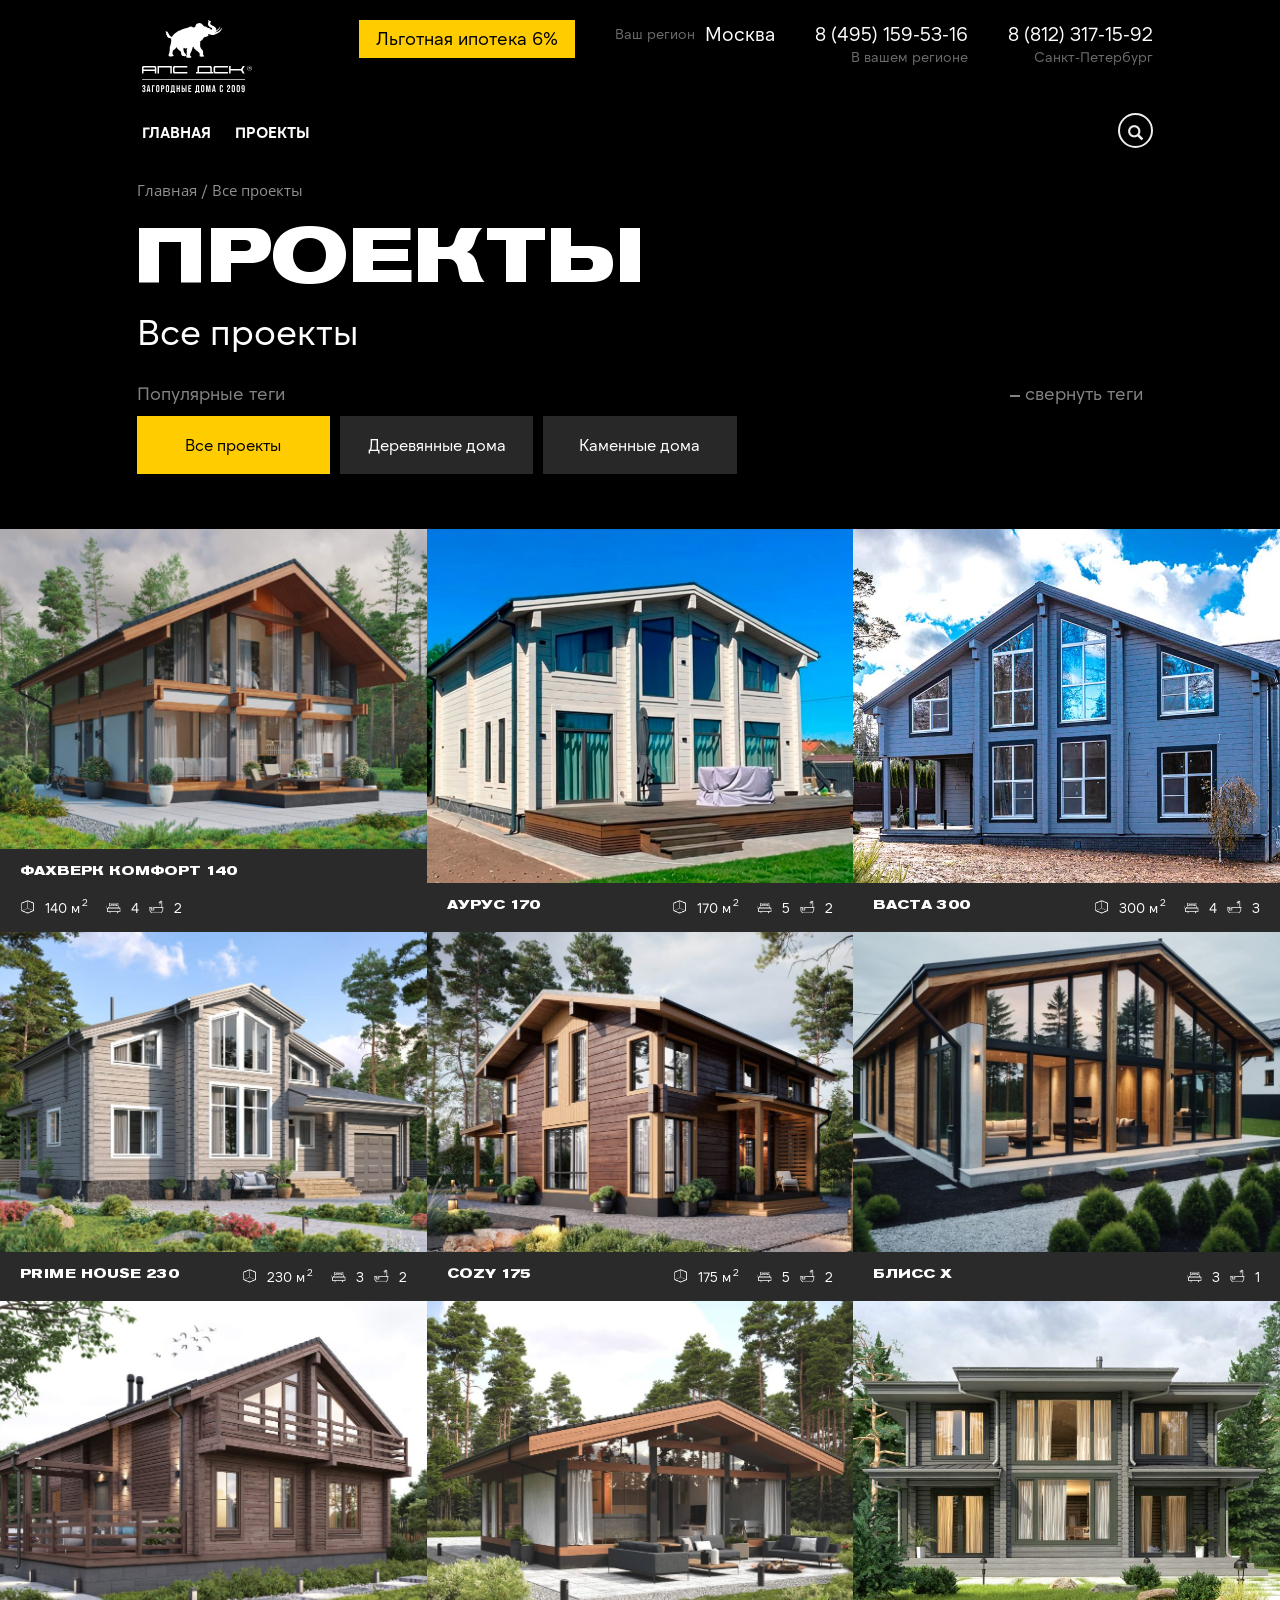
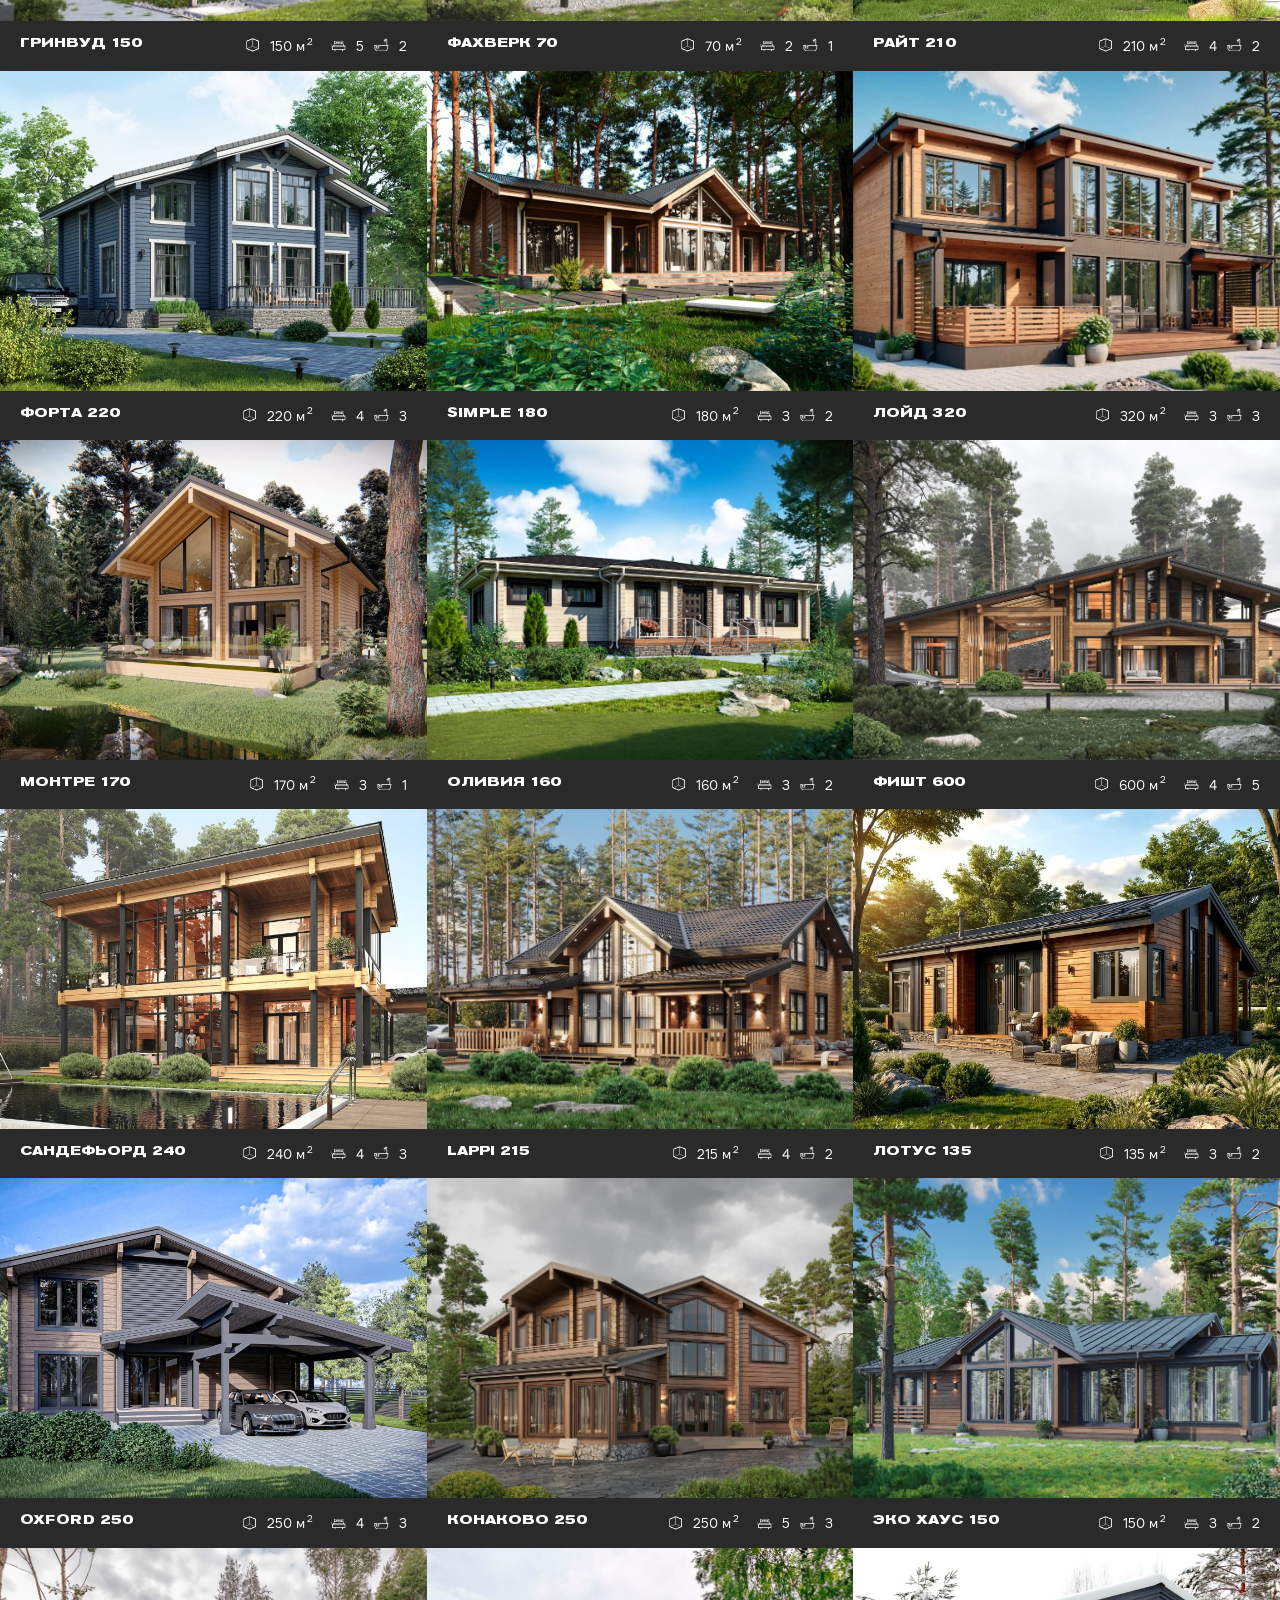
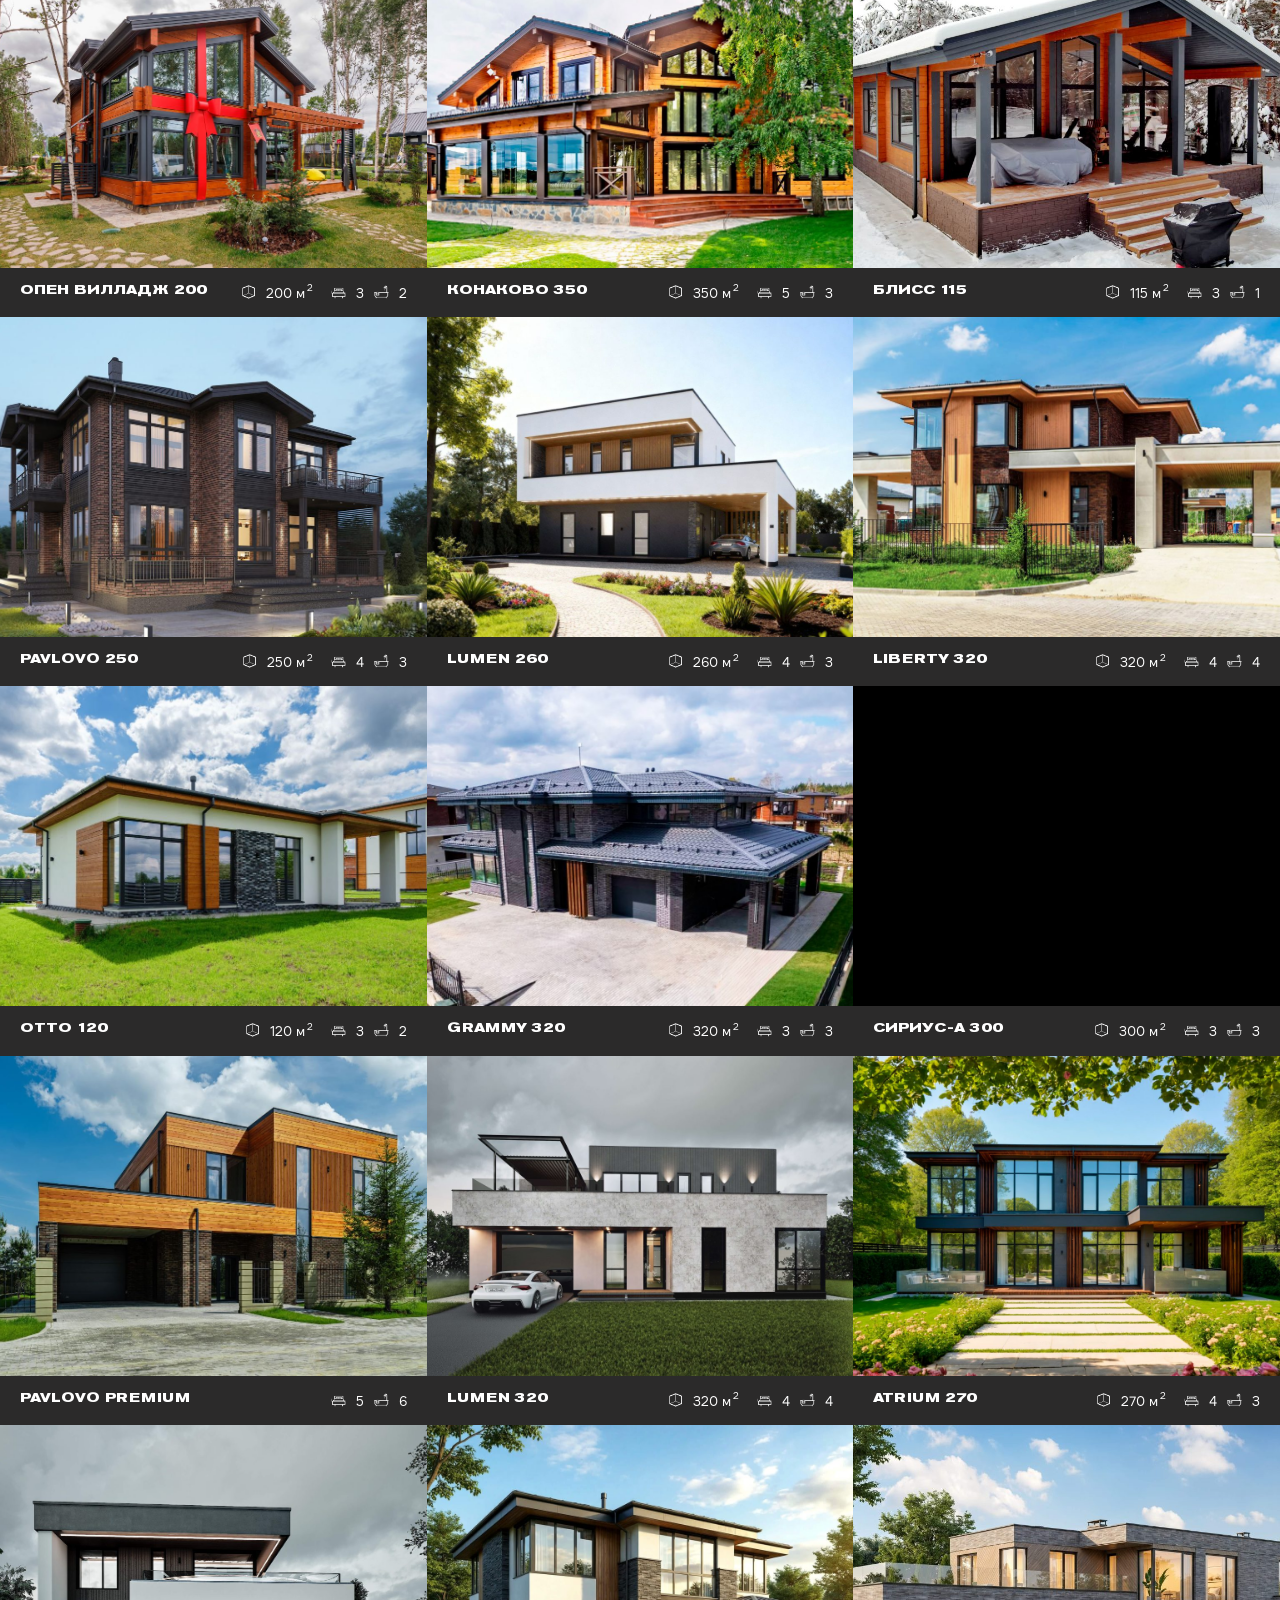
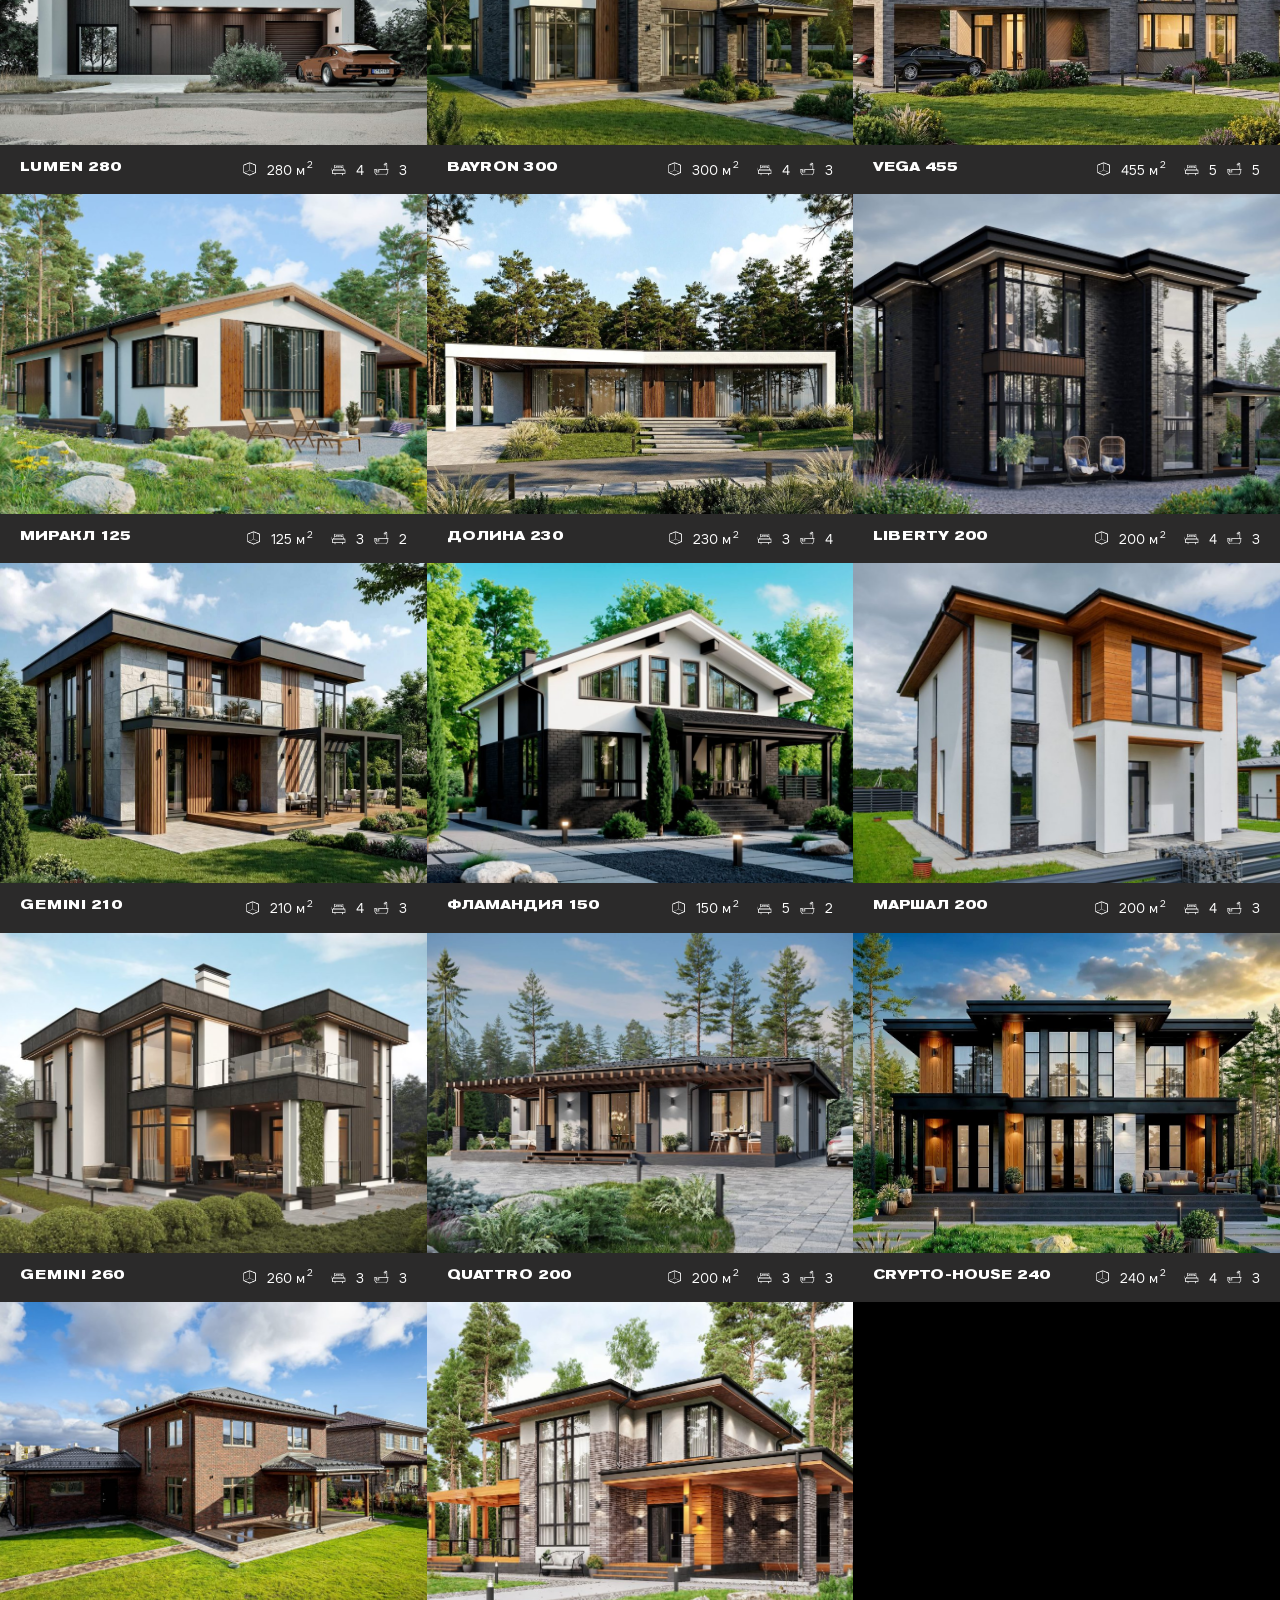
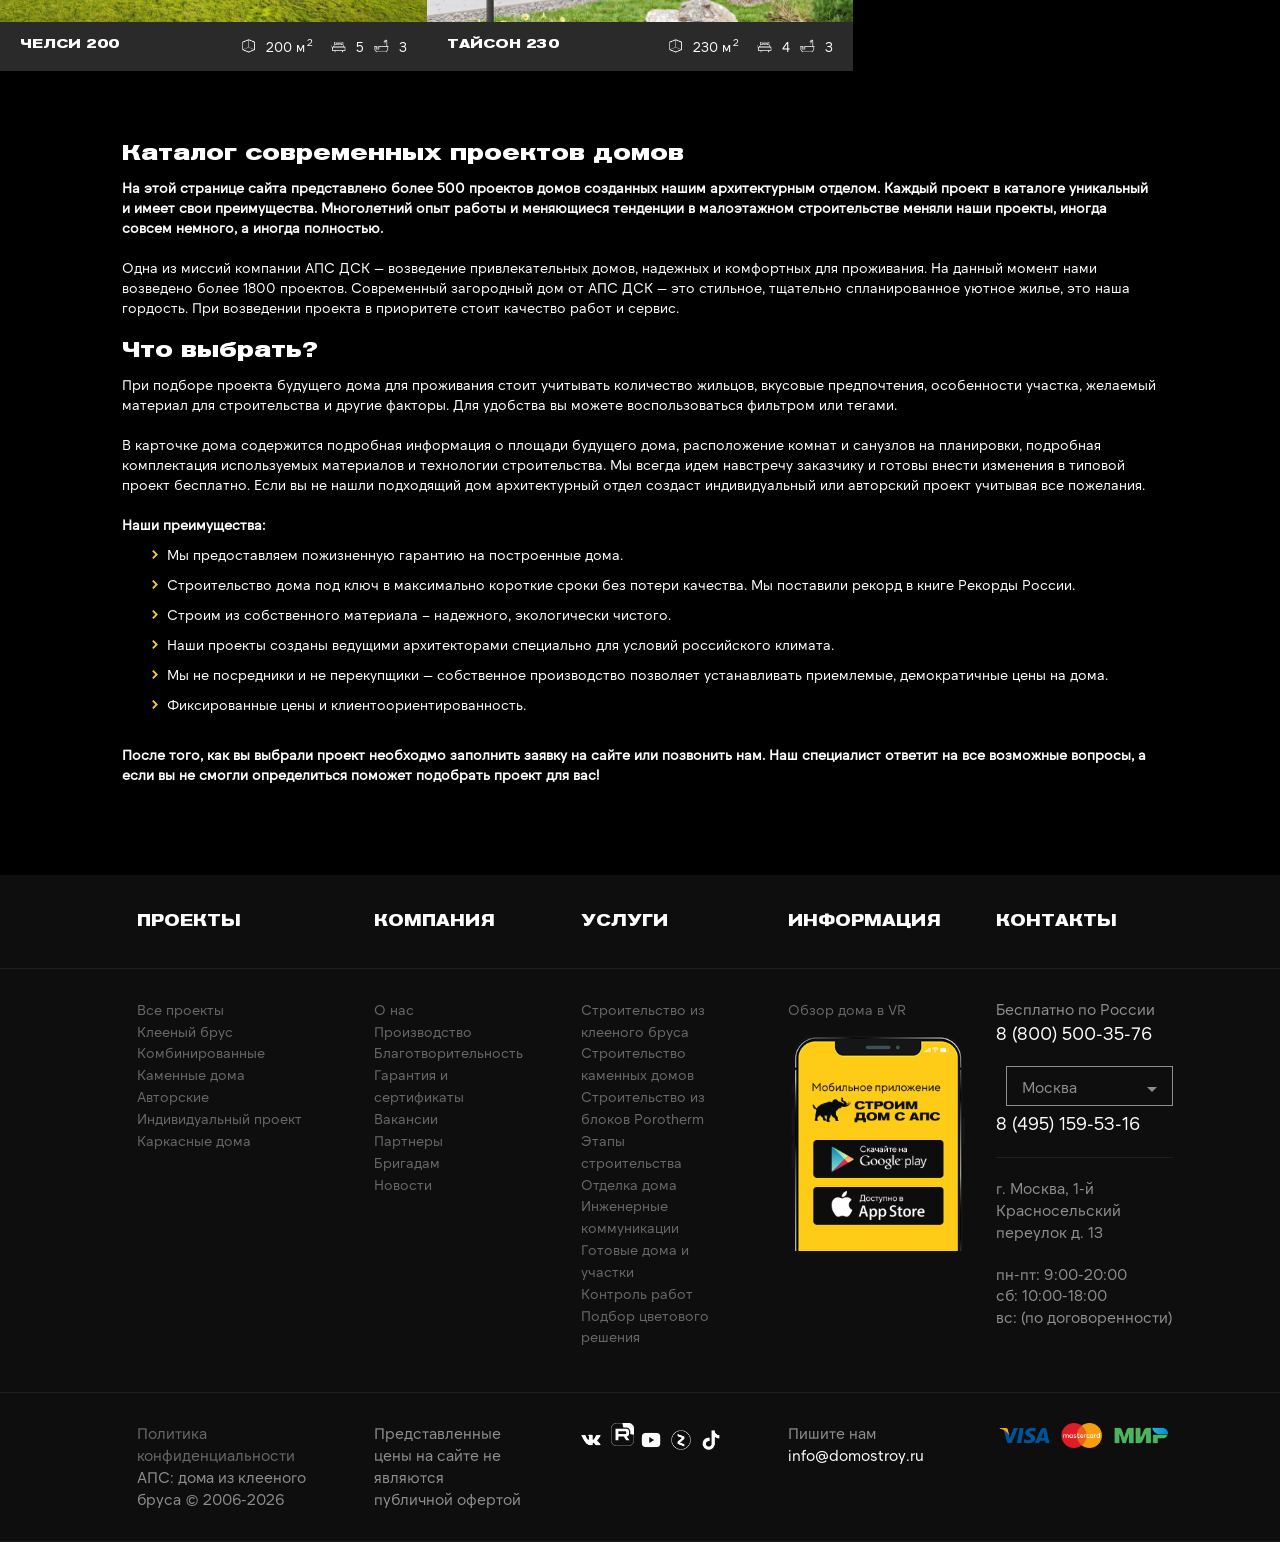
<file: archive.html>
<!DOCTYPE html>
<!-- saved from url=(0036)/fall_project/ -->
<html lang="en"><head><meta http-equiv="Content-Type" content="text/html; charset=UTF-8"><meta http-equiv="origin-trial" content="A7vZI3v+Gz7JfuRolKNM4Aff6zaGuT7X0mf3wtoZTnKv6497cVMnhy03KDqX7kBz/q/[base64]">
    
    <meta http-equiv="X-UA-Compatible" content="IE=edge">
    <meta name="viewport" content="width=device-width, initial-scale=1, maximum-scale=1.0, user-scalable=no">
    <meta property="og:image" content="/image/no_image.jpg">
    <title>Каталог проектов домов под строительство. Мы строим дома под ключ с 2006 года. Даем гарантии качества работ и профессиональный подход.</title>
    <!--<base href="index.html">-->
            <meta name="description" content="У нас самый большой каталог проектов домов под строительство с использованием различный строительных материалов. Мы строим дома под ключ с 2006 года и можем гарантировать высокое качество и профессиональный подход к работе. Звоните прямо сейчас!">
                <meta name="keywords" content="каталог проектов домов, дома под ключ проекты и цены, строительство домов под ключ">
        <meta http-equiv="Pragma" content="no-cache">
                    <link rel="icon" href="/img/favicon.svg" type="image/svg+xml">
        
                        <link href="index.html" rel="">
        <link href="index.html" rel="">
        <link href="index.html" rel="">
        <link href="index.html" rel="">
            
        <link href="/fonts/TTNorms-Regular.woff2" rel="preload" as="font" type="font/woff2" crossorigin="">
    <link href="/fonts/TTNorms-Light.woff2" rel="preload" as="font" type="font/woff2" crossorigin="">
    <link href="/fonts/TTNorms-Bold.woff2" rel="preload" as="font" type="font/woff2" crossorigin="">
    <link href="/fonts/AkzidenzGroteskPro-BoldEx.woff2" rel="preload" as="font" type="font/woff2" crossorigin="">
    <link href="/fonts/OpenSans.woff2" rel="preload" as="font" type="font/woff2" crossorigin="">
    <link href="/fonts/fontello.woff2" rel="preload" as="font" type="font/woff2" crossorigin="">
    <link href="/fonts/glyphicons-halflings-regular.woff2" rel="preload" as="font" type="font/woff2" crossorigin="">

    <link href="/css/jquery-ui.min.css" rel="stylesheet">
<link href="/css/bootstrap.css" rel="stylesheet">
<link href="/css/owl.carousel.min.css" rel="stylesheet">
<link href="/css/jquery.fancybox.min.css" rel="stylesheet">
<link href="/css/slick.min.css" rel="stylesheet">
<link href="/css/slick-theme.min.css" rel="stylesheet">
<link href="/css/swiper-bundle.min.css" rel="stylesheet">
<link href="/css/style1017.css" rel="stylesheet">
<link href="/css/style1018.css" rel="stylesheet">

    
    <!-- HTML5 Shim and Respond.js IE8 support of HTML5 elements and media queries -->
    <!-- WARNING: Respond.js doesn't work if you view the page via file:// -->
    <!--[if lt IE 9]>
    <script src="https://oss.maxcdn.com/libs/html5shiv/3.7.0/html5shiv.js"></script>
    <script src="https://oss.maxcdn.com/libs/respond.js/1.4.2/respond.min.js"></script>
    <![endif]-->

    
    <script>
        var google_tag_params = window.google_tag_params || {};
    </script>

        <meta name="facebook-domain-verification" content="mou21ujfxqor5ujb939zkes70db49j">

    <!-- Top.Mail.Ru counter -->
    <noscript><div><img src="https://top-fwz1.mail.ru/counter?id=3739658;js=na" style="position:absolute;left:-9999px;" alt="Top.Mail.Ru" /></div></noscript>
    <!-- /Top.Mail.Ru counter -->
<style type="text/css">span.im-caret {
    -webkit-animation: 1s blink step-end infinite;
    animation: 1s blink step-end infinite;
}

@keyframes blink {
    from, to {
        border-right-color: black;
    }
    50% {
        border-right-color: transparent;
    }
}

@-webkit-keyframes blink {
    from, to {
        border-right-color: black;
    }
    50% {
        border-right-color: transparent;
    }
}

span.im-static {
    color: grey;
}

div.im-colormask {
    display: inline-block;
    border-style: inset;
    border-width: 2px;
    -webkit-appearance: textfield;
    -moz-appearance: textfield;
    appearance: textfield;
}

div.im-colormask > input {
    position: absolute;
    display: inline-block;
    background-color: transparent;
    color: transparent;
    -webkit-appearance: caret;
    -moz-appearance: caret;
    appearance: caret;
    border-style: none;
    left: 0; /*calculated*/
}

div.im-colormask > input:focus {
    outline: none;
}

div.im-colormask > input::-moz-selection{
    background: none;
}

div.im-colormask > input::selection{
    background: none;
}
div.im-colormask > input::-moz-selection{
    background: none;
}

div.im-colormask > div {
    color: black;
    display: inline-block;
    width: 100px; /*calculated*/
}</style><meta name='robots' content='max-image-preview:large' />
<link rel="alternate" type="application/rss+xml" title="ДомоСтрой &raquo; Лента записей типа &laquo;Проекты&raquo;" href="single.html" />
<style id="wp-img-auto-sizes-contain-inline-css">
img:is([sizes=auto i],[sizes^="auto," i]){contain-intrinsic-size:3000px 1500px}
/*# sourceURL=wp-img-auto-sizes-contain-inline-css */
</style>




<style id="global-styles-inline-css">
:root{--wp--preset--aspect-ratio--square: 1;--wp--preset--aspect-ratio--4-3: 4/3;--wp--preset--aspect-ratio--3-4: 3/4;--wp--preset--aspect-ratio--3-2: 3/2;--wp--preset--aspect-ratio--2-3: 2/3;--wp--preset--aspect-ratio--16-9: 16/9;--wp--preset--aspect-ratio--9-16: 9/16;--wp--preset--color--black: #000000;--wp--preset--color--cyan-bluish-gray: #abb8c3;--wp--preset--color--white: #ffffff;--wp--preset--color--pale-pink: #f78da7;--wp--preset--color--vivid-red: #cf2e2e;--wp--preset--color--luminous-vivid-orange: #ff6900;--wp--preset--color--luminous-vivid-amber: #fcb900;--wp--preset--color--light-green-cyan: #7bdcb5;--wp--preset--color--vivid-green-cyan: #00d084;--wp--preset--color--pale-cyan-blue: #8ed1fc;--wp--preset--color--vivid-cyan-blue: #0693e3;--wp--preset--color--vivid-purple: #9b51e0;--wp--preset--gradient--vivid-cyan-blue-to-vivid-purple: linear-gradient(135deg,rgb(6,147,227) 0%,rgb(155,81,224) 100%);--wp--preset--gradient--light-green-cyan-to-vivid-green-cyan: linear-gradient(135deg,rgb(122,220,180) 0%,rgb(0,208,130) 100%);--wp--preset--gradient--luminous-vivid-amber-to-luminous-vivid-orange: linear-gradient(135deg,rgb(252,185,0) 0%,rgb(255,105,0) 100%);--wp--preset--gradient--luminous-vivid-orange-to-vivid-red: linear-gradient(135deg,rgb(255,105,0) 0%,rgb(207,46,46) 100%);--wp--preset--gradient--very-light-gray-to-cyan-bluish-gray: linear-gradient(135deg,rgb(238,238,238) 0%,rgb(169,184,195) 100%);--wp--preset--gradient--cool-to-warm-spectrum: linear-gradient(135deg,rgb(74,234,220) 0%,rgb(151,120,209) 20%,rgb(207,42,186) 40%,rgb(238,44,130) 60%,rgb(251,105,98) 80%,rgb(254,248,76) 100%);--wp--preset--gradient--blush-light-purple: linear-gradient(135deg,rgb(255,206,236) 0%,rgb(152,150,240) 100%);--wp--preset--gradient--blush-bordeaux: linear-gradient(135deg,rgb(254,205,165) 0%,rgb(254,45,45) 50%,rgb(107,0,62) 100%);--wp--preset--gradient--luminous-dusk: linear-gradient(135deg,rgb(255,203,112) 0%,rgb(199,81,192) 50%,rgb(65,88,208) 100%);--wp--preset--gradient--pale-ocean: linear-gradient(135deg,rgb(255,245,203) 0%,rgb(182,227,212) 50%,rgb(51,167,181) 100%);--wp--preset--gradient--electric-grass: linear-gradient(135deg,rgb(202,248,128) 0%,rgb(113,206,126) 100%);--wp--preset--gradient--midnight: linear-gradient(135deg,rgb(2,3,129) 0%,rgb(40,116,252) 100%);--wp--preset--font-size--small: 13px;--wp--preset--font-size--medium: 20px;--wp--preset--font-size--large: 36px;--wp--preset--font-size--x-large: 42px;--wp--preset--spacing--20: 0.44rem;--wp--preset--spacing--30: 0.67rem;--wp--preset--spacing--40: 1rem;--wp--preset--spacing--50: 1.5rem;--wp--preset--spacing--60: 2.25rem;--wp--preset--spacing--70: 3.38rem;--wp--preset--spacing--80: 5.06rem;--wp--preset--shadow--natural: 6px 6px 9px rgba(0, 0, 0, 0.2);--wp--preset--shadow--deep: 12px 12px 50px rgba(0, 0, 0, 0.4);--wp--preset--shadow--sharp: 6px 6px 0px rgba(0, 0, 0, 0.2);--wp--preset--shadow--outlined: 6px 6px 0px -3px rgb(255, 255, 255), 6px 6px rgb(0, 0, 0);--wp--preset--shadow--crisp: 6px 6px 0px rgb(0, 0, 0);}:where(body) { margin: 0; }:where(.is-layout-flex){gap: 0.5em;}:where(.is-layout-grid){gap: 0.5em;}body .is-layout-flex{display: flex;}.is-layout-flex{flex-wrap: wrap;align-items: center;}.is-layout-flex > :is(*, div){margin: 0;}body .is-layout-grid{display: grid;}.is-layout-grid > :is(*, div){margin: 0;}body{padding-top: 0px;padding-right: 0px;padding-bottom: 0px;padding-left: 0px;}:root :where(.wp-element-button, .wp-block-button__link){background-color: #32373c;border-width: 0;color: #fff;font-family: inherit;font-size: inherit;font-style: inherit;font-weight: inherit;letter-spacing: inherit;line-height: inherit;padding-top: calc(0.667em + 2px);padding-right: calc(1.333em + 2px);padding-bottom: calc(0.667em + 2px);padding-left: calc(1.333em + 2px);text-decoration: none;text-transform: inherit;}.has-black-color{color: var(--wp--preset--color--black) !important;}.has-cyan-bluish-gray-color{color: var(--wp--preset--color--cyan-bluish-gray) !important;}.has-white-color{color: var(--wp--preset--color--white) !important;}.has-pale-pink-color{color: var(--wp--preset--color--pale-pink) !important;}.has-vivid-red-color{color: var(--wp--preset--color--vivid-red) !important;}.has-luminous-vivid-orange-color{color: var(--wp--preset--color--luminous-vivid-orange) !important;}.has-luminous-vivid-amber-color{color: var(--wp--preset--color--luminous-vivid-amber) !important;}.has-light-green-cyan-color{color: var(--wp--preset--color--light-green-cyan) !important;}.has-vivid-green-cyan-color{color: var(--wp--preset--color--vivid-green-cyan) !important;}.has-pale-cyan-blue-color{color: var(--wp--preset--color--pale-cyan-blue) !important;}.has-vivid-cyan-blue-color{color: var(--wp--preset--color--vivid-cyan-blue) !important;}.has-vivid-purple-color{color: var(--wp--preset--color--vivid-purple) !important;}.has-black-background-color{background-color: var(--wp--preset--color--black) !important;}.has-cyan-bluish-gray-background-color{background-color: var(--wp--preset--color--cyan-bluish-gray) !important;}.has-white-background-color{background-color: var(--wp--preset--color--white) !important;}.has-pale-pink-background-color{background-color: var(--wp--preset--color--pale-pink) !important;}.has-vivid-red-background-color{background-color: var(--wp--preset--color--vivid-red) !important;}.has-luminous-vivid-orange-background-color{background-color: var(--wp--preset--color--luminous-vivid-orange) !important;}.has-luminous-vivid-amber-background-color{background-color: var(--wp--preset--color--luminous-vivid-amber) !important;}.has-light-green-cyan-background-color{background-color: var(--wp--preset--color--light-green-cyan) !important;}.has-vivid-green-cyan-background-color{background-color: var(--wp--preset--color--vivid-green-cyan) !important;}.has-pale-cyan-blue-background-color{background-color: var(--wp--preset--color--pale-cyan-blue) !important;}.has-vivid-cyan-blue-background-color{background-color: var(--wp--preset--color--vivid-cyan-blue) !important;}.has-vivid-purple-background-color{background-color: var(--wp--preset--color--vivid-purple) !important;}.has-black-border-color{border-color: var(--wp--preset--color--black) !important;}.has-cyan-bluish-gray-border-color{border-color: var(--wp--preset--color--cyan-bluish-gray) !important;}.has-white-border-color{border-color: var(--wp--preset--color--white) !important;}.has-pale-pink-border-color{border-color: var(--wp--preset--color--pale-pink) !important;}.has-vivid-red-border-color{border-color: var(--wp--preset--color--vivid-red) !important;}.has-luminous-vivid-orange-border-color{border-color: var(--wp--preset--color--luminous-vivid-orange) !important;}.has-luminous-vivid-amber-border-color{border-color: var(--wp--preset--color--luminous-vivid-amber) !important;}.has-light-green-cyan-border-color{border-color: var(--wp--preset--color--light-green-cyan) !important;}.has-vivid-green-cyan-border-color{border-color: var(--wp--preset--color--vivid-green-cyan) !important;}.has-pale-cyan-blue-border-color{border-color: var(--wp--preset--color--pale-cyan-blue) !important;}.has-vivid-cyan-blue-border-color{border-color: var(--wp--preset--color--vivid-cyan-blue) !important;}.has-vivid-purple-border-color{border-color: var(--wp--preset--color--vivid-purple) !important;}.has-vivid-cyan-blue-to-vivid-purple-gradient-background{background: var(--wp--preset--gradient--vivid-cyan-blue-to-vivid-purple) !important;}.has-light-green-cyan-to-vivid-green-cyan-gradient-background{background: var(--wp--preset--gradient--light-green-cyan-to-vivid-green-cyan) !important;}.has-luminous-vivid-amber-to-luminous-vivid-orange-gradient-background{background: var(--wp--preset--gradient--luminous-vivid-amber-to-luminous-vivid-orange) !important;}.has-luminous-vivid-orange-to-vivid-red-gradient-background{background: var(--wp--preset--gradient--luminous-vivid-orange-to-vivid-red) !important;}.has-very-light-gray-to-cyan-bluish-gray-gradient-background{background: var(--wp--preset--gradient--very-light-gray-to-cyan-bluish-gray) !important;}.has-cool-to-warm-spectrum-gradient-background{background: var(--wp--preset--gradient--cool-to-warm-spectrum) !important;}.has-blush-light-purple-gradient-background{background: var(--wp--preset--gradient--blush-light-purple) !important;}.has-blush-bordeaux-gradient-background{background: var(--wp--preset--gradient--blush-bordeaux) !important;}.has-luminous-dusk-gradient-background{background: var(--wp--preset--gradient--luminous-dusk) !important;}.has-pale-ocean-gradient-background{background: var(--wp--preset--gradient--pale-ocean) !important;}.has-electric-grass-gradient-background{background: var(--wp--preset--gradient--electric-grass) !important;}.has-midnight-gradient-background{background: var(--wp--preset--gradient--midnight) !important;}.has-small-font-size{font-size: var(--wp--preset--font-size--small) !important;}.has-medium-font-size{font-size: var(--wp--preset--font-size--medium) !important;}.has-large-font-size{font-size: var(--wp--preset--font-size--large) !important;}.has-x-large-font-size{font-size: var(--wp--preset--font-size--x-large) !important;}
/*# sourceURL=global-styles-inline-css */
</style>

<link rel="https://api.w.org/" href="/wp-json/" /><link rel="EditURI" type="application/rsd+xml" title="RSD" href="/xmlrpc.php?rsd" />
<meta name="generator" content="WordPress 7.0" />
</head>
<body class="  ">
<script src="/js/jquery.min.js"></script>

<div class="wrap_body   wrap_category" style="opacity:1">
        <header class="block_black">
        <div class="header-fixed">
                        <div style="width: 100%;"></div>
            <div class="header-fixed-logo">
                <a href="index.html">
                    <div class="logo-el">
                        <img src="/img/logo.svg" title="APS-DSK" alt="APS-DSK">
                    </div>
                </a>
            </div>
            <div class="container">
                <div class="row">
                    <div class="header-fixed-logo">
                        <a href="index.html">
                            <div class="logo-el">
                                <img src="/img/logo.svg" title="APS-DSK" alt="APS-DSK">
                            </div>
                            <div class="logo-el">
                                <img src="/img/logo.svg" title="APS-DSK" alt="APS-DSK">
                            </div>
                        </a>
                    </div>
                    <div class="header-fixed-content">
                    <div class="header-fixed-contacts">
                        <div class="header-fixed-content-col col-credit">
                            <a class="btn-credit" href="/stroitelstvo_doma/dom-v-kredit.html">Льготная ипотека 6%</a>
                        </div>
                        <div class="header-fixed-content-col">
                            <div class="wrap_gorod">	
	<div class="phone gorod select_gorod bold">Москва</div>
	<div class="text small">Ваш регион</div>
			<div id="regionConfirmPopup" class="block_white popup">
			<p class="regionConfirmSuppose">Ваш регион <span>Москва</span>?</p>
			<input type="button" id="rightRegion" class="btn" value="Да" onclick="$(&#39;#regionConfirmPopup&#39;).hide();">
			<input type="button" id="wrongRegion" class="btn" value="Нет" onclick="getGeoCity();$(&#39;#regionConfirmPopup&#39;).hide();">	
		</div>
	</div>                            <div id="" class="mainPhone phone bold"><a class="mgo-msk" href="tel:+74951595316">8 (495) 159-53-16</a></div>
                            <style>
                                .wrap_gorod {
                                    display: flex;
                                    flex-direction: row-reverse;
                                    justify-content: flex-start;
                                    align-items: center;
                                }

                                .select_gorod {
                                    margin-left: 10px;
                                }

                                @media (min-width: 768px) {
                                    .wrap_gorod ~ .mainPhone {
                                        display: none;
                                    }
                                }
                            </style>
                        </div>
                                                <div class="header-fixed-content-col">
                        <div id="" class="mainPhone phone bold"><a class="mgo-msk" href="tel:+74951595316">8 (495) 159-53-16</a></div>
                        <div class="text small" id="phone_region">В вашем регионе</div>
                        </div>
                                                                        <div class="header-fixed-content-col">
                        <div class="phone bold"><a class="mgo-spb" href="tel:88123366079">8 (812) 317-15-92</a></div>
                        <div class="text small">Санкт-Петербург</div>
                        </div>
                                                                    </div>
                </div>
            </div>
            <div class="row">
                <div class="header-fixed-menu">
                    <ul class="topmenu">
<li><a href="index.html">Главная</a></li>
<li id="proj" class="child"><a href="archive.html">Проекты</a>
<ul style="opacity:0;visibility:hidden">
<li><a href="archive.html">Все проекты</a></li>
<li><a href="archive.html">Деревянные дома</a></li>
<li><a href="archive.html">Каменные дома</a></li>
</ul>
</li>
<li class="helper"></li>
</ul>
                    <div class="dropmenu">
                        <span class="line"></span>
                        <span class="line"></span>
                        <span class="line"></span>
                    </div>

                    <div id="search">
                        <div class="button-search glyphicon glyphicon-search"></div>
                                                <input type="text" name="filter_name" value="" onclick="this.value = &#39;&#39;;" onkeydown="this.style.color = &#39;#fff&#39;;" class="ui-autocomplete-input" autocomplete="off">
                                                <div id="search_response" style="display:none;"></div>
                    </div>
                    <div class="search-spacer"></div>
                    <div class="phoneCatalogMobile">
                        <a class="mgo-msk" href="tel:+74951595316">8 (495) 159-53-16</a>                    </div>
                    <a class="btn-credit" href="/stroitelstvo_doma/dom-v-kredit.html">Льготная ипотека 6%</a>
                </div>
            </div>
        </div>
        <div class="header-fixed-contacts header-fixed-contacts--mobile">
            <div class="header-fixed-content-col">
                <div class="wrap_gorod">	
	<div class="phone gorod select_gorod bold">Москва</div>
	<div class="text small">Ваш регион</div>
			<div id="regionConfirmPopup" class="block_white popup">
			<p class="regionConfirmSuppose">Ваш регион <span>Москва</span>?</p>
			<input type="button" id="rightRegion" class="btn" value="Да" onclick="$(&#39;#regionConfirmPopup&#39;).hide();">
			<input type="button" id="wrongRegion" class="btn" value="Нет" onclick="getGeoCity();$(&#39;#regionConfirmPopup&#39;).hide();">	
		</div>
	</div>                <div id="" class="mainPhone phone bold"><a class="mgo-msk" href="tel:+74951595316">8 (495) 159-53-16</a></div>
                <style>
                    .wrap_gorod {
                        display: flex;
                        flex-direction: row-reverse;
                        justify-content: flex-start;
                        align-items: center;
                    }

                    .select_gorod {
                        margin-left: 10px;
                    }

                    @media (min-width: 768px) {
                        .wrap_gorod ~ .mainPhone {
                            display: none;
                        }
                    }
                </style>
            </div>
                                    <div class="header-fixed-content-col">
            <div class="phone bold"><a href="tel:88123366079">8 (812) 336-60-79</a></div>
            <div class="text small">Санкт-Петербург</div>
            </div>
                    </div>
</div>





		<link rel="stylesheet" href="/css/category.css">
    <div class="breadcrumb gray small">
    	<div class="container">
    		<div class="row">
    			<div class="col-xs-12">
    				                        																		<a class="gray small" href="index.html">Главная</a>
						    				                            					 / 													<span class="gray small">Все проекты</span>
						    				                            			</div>
    		</div>
    	</div>
    </div>
</header>


<div class="category ">
	<div class="container block_black mcc m_w">
		<div class="row">
			<div class="col-xs-12 col-sm-10 block-title-top">
				<div class="h1 text-uppercase">Проекты</div>
				<h1>Все проекты</h1>
			</div>
		</div>
	</div>
	<div class="container block_black">
		<div class="row">
			<div class="col-xs-12 tags">
        	    		<div class="head_tags">Популярные теги
    			<span class="but_tag hide_t">свернуть теги</span>
    		</div>
    		<div class="list_tag">
                <div class="swiper">
                    <div class="swiper-wrapper">
<a class="tag swiper-slide active" href="archive.html">Все проекты</a><a class="tag swiper-slide" href="archive.html">Деревянные дома</a><a class="tag swiper-slide" href="archive.html">Каменные дома</a></div>

                    <div class="swiper-prev swiper-arrow">
                        <svg width="9" height="14" viewBox="0 0 9 14" fill="none" xmlns="http://www.w3.org/2000/svg">
                            <path fill-rule="evenodd" clip-rule="evenodd" d="M8.80859 6.67383L8.77441 6.64062L8.80859 6.60645L2.20215 0L0 2.20215L4.4375 6.64062L0 11.0781L2.20215 13.2803L8.80859 6.67383Z" fill="currentColor">
                        </path></svg>
                    </div>
                    <div class="swiper-next swiper-arrow">
                        <svg width="9" height="14" viewBox="0 0 9 14" fill="none" xmlns="http://www.w3.org/2000/svg">
                            <path fill-rule="evenodd" clip-rule="evenodd" d="M8.80859 6.67383L8.77441 6.64062L8.80859 6.60645L2.20215 0L0 2.20215L4.4375 6.64062L0 11.0781L2.20215 13.2803L8.80859 6.67383Z" fill="currentColor">
                        </path></svg>
                    </div>

                    <div class="swiper-scrollbar"></div>
                </div>
    		</div>
    	</div>
	</div>

  </div>
 


	<div class="projects-list block_black">
					<div class="category-info">
							</div>
		
					<div class="row block_products" id="bp">
					<div class="el_product">
						<div class="el_product-images" style="position: relative;">
							<a href="single.html" class="img">
								<img class="orig" title="Фахверк Комфорт 140" alt="Фахверк Комфорт 140" src="/uploads/w1-11-1024x655.jpg">							</a>
						</div>
						<div class="product-info">
							<div class="product-info-bottom-wrap">
								<div class="product-info-bottom">
									<span class="name text-uppercase"><span>Фахверк Комфорт 140</span></span>
									<div class="options">
										<span class="option nowrap b_ico ico_area">140 м<sup>2</sup></span>										<span class="option nowrap b_ico ico_rooms">4</span>										<span class="option nowrap b_ico ico_baths">2</span>									</div>
								</div>
							</div>
						</div>
					</div>
					<div class="el_product">
						<div class="el_product-images" style="position: relative;">
							<a href="single.html" class="img">
								<img class="orig" title="Аурус 170" alt="Аурус 170" src="/uploads/w221-1024x646.jpg">							</a>
						</div>
						<div class="product-info">
							<div class="product-info-bottom-wrap">
								<div class="product-info-bottom">
									<span class="name text-uppercase"><span>Аурус 170</span></span>
									<div class="options">
										<span class="option nowrap b_ico ico_area">170 м<sup>2</sup></span>										<span class="option nowrap b_ico ico_rooms">5</span>										<span class="option nowrap b_ico ico_baths">2</span>									</div>
								</div>
							</div>
						</div>
					</div>
					<div class="el_product">
						<div class="el_product-images" style="position: relative;">
							<a href="single.html" class="img">
								<img class="orig" title="Васта 300" alt="Васта 300" src="/uploads/w333-1024x646.jpg">							</a>
						</div>
						<div class="product-info">
							<div class="product-info-bottom-wrap">
								<div class="product-info-bottom">
									<span class="name text-uppercase"><span>Васта 300</span></span>
									<div class="options">
										<span class="option nowrap b_ico ico_area">300 м<sup>2</sup></span>										<span class="option nowrap b_ico ico_rooms">4</span>										<span class="option nowrap b_ico ico_baths">3</span>									</div>
								</div>
							</div>
						</div>
					</div>
					<div class="el_product">
						<div class="el_product-images" style="position: relative;">
							<a href="single.html" class="img">
								<img class="orig" title="Prime House 230" alt="Prime House 230" src="/uploads/w1-10-1024x655.jpg">							</a>
						</div>
						<div class="product-info">
							<div class="product-info-bottom-wrap">
								<div class="product-info-bottom">
									<span class="name text-uppercase"><span>Prime House 230</span></span>
									<div class="options">
										<span class="option nowrap b_ico ico_area">230 м<sup>2</sup></span>										<span class="option nowrap b_ico ico_rooms">3</span>										<span class="option nowrap b_ico ico_baths">2</span>									</div>
								</div>
							</div>
						</div>
					</div>
					<div class="el_product">
						<div class="el_product-images" style="position: relative;">
							<a href="single.html" class="img">
								<img class="orig" title="Cozy 175" alt="Cozy 175" src="/uploads/w2-3-1024x655.jpg">							</a>
						</div>
						<div class="product-info">
							<div class="product-info-bottom-wrap">
								<div class="product-info-bottom">
									<span class="name text-uppercase"><span>Cozy 175</span></span>
									<div class="options">
										<span class="option nowrap b_ico ico_area">175 м<sup>2</sup></span>										<span class="option nowrap b_ico ico_rooms">5</span>										<span class="option nowrap b_ico ico_baths">2</span>									</div>
								</div>
							</div>
						</div>
					</div>
					<div class="el_product">
						<div class="el_product-images" style="position: relative;">
							<a href="single.html" class="img">
								<img class="orig" title="Блисс Х" alt="Блисс Х" src="/uploads/w1-9-1024x701.jpg">							</a>
						</div>
						<div class="product-info">
							<div class="product-info-bottom-wrap">
								<div class="product-info-bottom">
									<span class="name text-uppercase"><span>Блисс Х</span></span>
									<div class="options">
																				<span class="option nowrap b_ico ico_rooms">3</span>										<span class="option nowrap b_ico ico_baths">1</span>									</div>
								</div>
							</div>
						</div>
					</div>
					<div class="el_product">
						<div class="el_product-images" style="position: relative;">
							<a href="single.html" class="img">
								<img class="orig" title="Гринвуд 150" alt="Гринвуд 150" src="/uploads/21-greenwood-1-1024x655.jpg">							</a>
						</div>
						<div class="product-info">
							<div class="product-info-bottom-wrap">
								<div class="product-info-bottom">
									<span class="name text-uppercase"><span>Гринвуд 150</span></span>
									<div class="options">
										<span class="option nowrap b_ico ico_area">150 м<sup>2</sup></span>										<span class="option nowrap b_ico ico_rooms">5</span>										<span class="option nowrap b_ico ico_baths">2</span>									</div>
								</div>
							</div>
						</div>
					</div>
					<div class="el_product">
						<div class="el_product-images" style="position: relative;">
							<a href="single.html" class="img">
								<img class="orig" title="Фахверк 70" alt="Фахверк 70" src="/uploads/w1-8-1024x655.jpg">							</a>
						</div>
						<div class="product-info">
							<div class="product-info-bottom-wrap">
								<div class="product-info-bottom">
									<span class="name text-uppercase"><span>Фахверк 70</span></span>
									<div class="options">
										<span class="option nowrap b_ico ico_area">70 м<sup>2</sup></span>										<span class="option nowrap b_ico ico_rooms">2</span>										<span class="option nowrap b_ico ico_baths">1</span>									</div>
								</div>
							</div>
						</div>
					</div>
					<div class="el_product">
						<div class="el_product-images" style="position: relative;">
							<a href="single.html" class="img">
								<img class="orig" title="Райт 210" alt="Райт 210" src="/uploads/APSDSK_PROEKT-1-1024x576.jpg">							</a>
						</div>
						<div class="product-info">
							<div class="product-info-bottom-wrap">
								<div class="product-info-bottom">
									<span class="name text-uppercase"><span>Райт 210</span></span>
									<div class="options">
										<span class="option nowrap b_ico ico_area">210 м<sup>2</sup></span>										<span class="option nowrap b_ico ico_rooms">4</span>										<span class="option nowrap b_ico ico_baths">2</span>									</div>
								</div>
							</div>
						</div>
					</div>
					<div class="el_product">
						<div class="el_product-images" style="position: relative;">
							<a href="single.html" class="img">
								<img class="orig" title="Форта 220" alt="Форта 220" src="/uploads/forta_2-1024x576.jpg">							</a>
						</div>
						<div class="product-info">
							<div class="product-info-bottom-wrap">
								<div class="product-info-bottom">
									<span class="name text-uppercase"><span>Форта 220</span></span>
									<div class="options">
										<span class="option nowrap b_ico ico_area">220 м<sup>2</sup></span>										<span class="option nowrap b_ico ico_rooms">4</span>										<span class="option nowrap b_ico ico_baths">3</span>									</div>
								</div>
							</div>
						</div>
					</div>
					<div class="el_product">
						<div class="el_product-images" style="position: relative;">
							<a href="single.html" class="img">
								<img class="orig" title="Simple 180" alt="Simple 180" src="/uploads/w1-7-1024x768.jpg">							</a>
						</div>
						<div class="product-info">
							<div class="product-info-bottom-wrap">
								<div class="product-info-bottom">
									<span class="name text-uppercase"><span>Simple 180</span></span>
									<div class="options">
										<span class="option nowrap b_ico ico_area">180 м<sup>2</sup></span>										<span class="option nowrap b_ico ico_rooms">3</span>										<span class="option nowrap b_ico ico_baths">2</span>									</div>
								</div>
							</div>
						</div>
					</div>
					<div class="el_product">
						<div class="el_product-images" style="position: relative;">
							<a href="single.html" class="img">
								<img class="orig" title="Лойд 320" alt="Лойд 320" src="/uploads/L1-1024x715.jpg">							</a>
						</div>
						<div class="product-info">
							<div class="product-info-bottom-wrap">
								<div class="product-info-bottom">
									<span class="name text-uppercase"><span>Лойд 320</span></span>
									<div class="options">
										<span class="option nowrap b_ico ico_area">320 м<sup>2</sup></span>										<span class="option nowrap b_ico ico_rooms">3</span>										<span class="option nowrap b_ico ico_baths">3</span>									</div>
								</div>
							</div>
						</div>
					</div>
					<div class="el_product">
						<div class="el_product-images" style="position: relative;">
							<a href="single.html" class="img">
								<img class="orig" title="Монтре 170" alt="Монтре 170" src="/uploads/View-1-1024x576.jpg">							</a>
						</div>
						<div class="product-info">
							<div class="product-info-bottom-wrap">
								<div class="product-info-bottom">
									<span class="name text-uppercase"><span>Монтре 170</span></span>
									<div class="options">
										<span class="option nowrap b_ico ico_area">170 м<sup>2</sup></span>										<span class="option nowrap b_ico ico_rooms">3</span>										<span class="option nowrap b_ico ico_baths">1</span>									</div>
								</div>
							</div>
						</div>
					</div>
					<div class="el_product">
						<div class="el_product-images" style="position: relative;">
							<a href="single.html" class="img">
								<img class="orig" title="Оливия 160" alt="Оливия 160" src="/uploads/661992030846981-1024x819.jpg">							</a>
						</div>
						<div class="product-info">
							<div class="product-info-bottom-wrap">
								<div class="product-info-bottom">
									<span class="name text-uppercase"><span>Оливия 160</span></span>
									<div class="options">
										<span class="option nowrap b_ico ico_area">160 м<sup>2</sup></span>										<span class="option nowrap b_ico ico_rooms">3</span>										<span class="option nowrap b_ico ico_baths">2</span>									</div>
								</div>
							</div>
						</div>
					</div>
					<div class="el_product">
						<div class="el_product-images" style="position: relative;">
							<a href="single.html" class="img">
								<img class="orig" title="Фишт 600" alt="Фишт 600" src="/uploads/w1-6-1024x655.jpg">							</a>
						</div>
						<div class="product-info">
							<div class="product-info-bottom-wrap">
								<div class="product-info-bottom">
									<span class="name text-uppercase"><span>Фишт 600</span></span>
									<div class="options">
										<span class="option nowrap b_ico ico_area">600 м<sup>2</sup></span>										<span class="option nowrap b_ico ico_rooms">4</span>										<span class="option nowrap b_ico ico_baths">5</span>									</div>
								</div>
							</div>
						</div>
					</div>
					<div class="el_product">
						<div class="el_product-images" style="position: relative;">
							<a href="single.html" class="img">
								<img class="orig" title="Сандефьорд 240" alt="Сандефьорд 240" src="/uploads/w0-1024x579.jpg">							</a>
						</div>
						<div class="product-info">
							<div class="product-info-bottom-wrap">
								<div class="product-info-bottom">
									<span class="name text-uppercase"><span>Сандефьорд 240</span></span>
									<div class="options">
										<span class="option nowrap b_ico ico_area">240 м<sup>2</sup></span>										<span class="option nowrap b_ico ico_rooms">4</span>										<span class="option nowrap b_ico ico_baths">3</span>									</div>
								</div>
							</div>
						</div>
					</div>
					<div class="el_product">
						<div class="el_product-images" style="position: relative;">
							<a href="single.html" class="img">
								<img class="orig" title="Lappi 215" alt="Lappi 215" src="/uploads/w2-2-1024x655.jpg">							</a>
						</div>
						<div class="product-info">
							<div class="product-info-bottom-wrap">
								<div class="product-info-bottom">
									<span class="name text-uppercase"><span>Lappi 215</span></span>
									<div class="options">
										<span class="option nowrap b_ico ico_area">215 м<sup>2</sup></span>										<span class="option nowrap b_ico ico_rooms">4</span>										<span class="option nowrap b_ico ico_baths">2</span>									</div>
								</div>
							</div>
						</div>
					</div>
					<div class="el_product">
						<div class="el_product-images" style="position: relative;">
							<a href="single.html" class="img">
								<img class="orig" title="Лотус 135" alt="Лотус 135" src="/uploads/h1-4-765x1024.jpg">							</a>
						</div>
						<div class="product-info">
							<div class="product-info-bottom-wrap">
								<div class="product-info-bottom">
									<span class="name text-uppercase"><span>Лотус 135</span></span>
									<div class="options">
										<span class="option nowrap b_ico ico_area">135 м<sup>2</sup></span>										<span class="option nowrap b_ico ico_rooms">3</span>										<span class="option nowrap b_ico ico_baths">2</span>									</div>
								</div>
							</div>
						</div>
					</div>
					<div class="el_product">
						<div class="el_product-images" style="position: relative;">
							<a href="single.html" class="img">
								<img class="orig" title="Oxford 250" alt="Oxford 250" src="/uploads/k1-1-1024x576.jpg">							</a>
						</div>
						<div class="product-info">
							<div class="product-info-bottom-wrap">
								<div class="product-info-bottom">
									<span class="name text-uppercase"><span>Oxford 250</span></span>
									<div class="options">
										<span class="option nowrap b_ico ico_area">250 м<sup>2</sup></span>										<span class="option nowrap b_ico ico_rooms">4</span>										<span class="option nowrap b_ico ico_baths">3</span>									</div>
								</div>
							</div>
						</div>
					</div>
					<div class="el_product">
						<div class="el_product-images" style="position: relative;">
							<a href="single.html" class="img">
								<img class="orig" title="Конаково 250" alt="Конаково 250" src="/uploads/w2-1-1024x655.jpg">							</a>
						</div>
						<div class="product-info">
							<div class="product-info-bottom-wrap">
								<div class="product-info-bottom">
									<span class="name text-uppercase"><span>Конаково 250</span></span>
									<div class="options">
										<span class="option nowrap b_ico ico_area">250 м<sup>2</sup></span>										<span class="option nowrap b_ico ico_rooms">5</span>										<span class="option nowrap b_ico ico_baths">3</span>									</div>
								</div>
							</div>
						</div>
					</div>
					<div class="el_product">
						<div class="el_product-images" style="position: relative;">
							<a href="single.html" class="img">
								<img class="orig" title="Эко Хаус 150" alt="Эко Хаус 150" src="/uploads/w1-5-1024x655.jpg">							</a>
						</div>
						<div class="product-info">
							<div class="product-info-bottom-wrap">
								<div class="product-info-bottom">
									<span class="name text-uppercase"><span>Эко Хаус 150</span></span>
									<div class="options">
										<span class="option nowrap b_ico ico_area">150 м<sup>2</sup></span>										<span class="option nowrap b_ico ico_rooms">3</span>										<span class="option nowrap b_ico ico_baths">2</span>									</div>
								</div>
							</div>
						</div>
					</div>
					<div class="el_product">
						<div class="el_product-images" style="position: relative;">
							<a href="single.html" class="img">
								<img class="orig" title="Опен Вилладж 200" alt="Опен Вилладж 200" src="/uploads/IMG_0047-1024x683.jpg">							</a>
						</div>
						<div class="product-info">
							<div class="product-info-bottom-wrap">
								<div class="product-info-bottom">
									<span class="name text-uppercase"><span>Опен Вилладж 200</span></span>
									<div class="options">
										<span class="option nowrap b_ico ico_area">200 м<sup>2</sup></span>										<span class="option nowrap b_ico ico_rooms">3</span>										<span class="option nowrap b_ico ico_baths">2</span>									</div>
								</div>
							</div>
						</div>
					</div>
					<div class="el_product">
						<div class="el_product-images" style="position: relative;">
							<a href="single.html" class="img">
								<img class="orig" title="Конаково 350" alt="Конаково 350" src="/uploads/w900-1024x646.jpg">							</a>
						</div>
						<div class="product-info">
							<div class="product-info-bottom-wrap">
								<div class="product-info-bottom">
									<span class="name text-uppercase"><span>Конаково 350</span></span>
									<div class="options">
										<span class="option nowrap b_ico ico_area">350 м<sup>2</sup></span>										<span class="option nowrap b_ico ico_rooms">5</span>										<span class="option nowrap b_ico ico_baths">3</span>									</div>
								</div>
							</div>
						</div>
					</div>
					<div class="el_product">
						<div class="el_product-images" style="position: relative;">
							<a href="single.html" class="img">
								<img class="orig" title="Блисс 115" alt="Блисс 115" src="/uploads/6-1024x577.jpg">							</a>
						</div>
						<div class="product-info">
							<div class="product-info-bottom-wrap">
								<div class="product-info-bottom">
									<span class="name text-uppercase"><span>Блисс 115</span></span>
									<div class="options">
										<span class="option nowrap b_ico ico_area">115 м<sup>2</sup></span>										<span class="option nowrap b_ico ico_rooms">3</span>										<span class="option nowrap b_ico ico_baths">1</span>									</div>
								</div>
							</div>
						</div>
					</div>
					<div class="el_product">
						<div class="el_product-images" style="position: relative;">
							<a href="single.html" class="img">
								<img class="orig" title="PAVLOVO 250" alt="PAVLOVO 250" src="/uploads/w1-4-1024x655.jpg">							</a>
						</div>
						<div class="product-info">
							<div class="product-info-bottom-wrap">
								<div class="product-info-bottom">
									<span class="name text-uppercase"><span>PAVLOVO 250</span></span>
									<div class="options">
										<span class="option nowrap b_ico ico_area">250 м<sup>2</sup></span>										<span class="option nowrap b_ico ico_rooms">4</span>										<span class="option nowrap b_ico ico_baths">3</span>									</div>
								</div>
							</div>
						</div>
					</div>
					<div class="el_product">
						<div class="el_product-images" style="position: relative;">
							<a href="single.html" class="img">
								<img class="orig" title="Lumen 260" alt="Lumen 260" src="/uploads/w1-3-1024x768.jpg">							</a>
						</div>
						<div class="product-info">
							<div class="product-info-bottom-wrap">
								<div class="product-info-bottom">
									<span class="name text-uppercase"><span>Lumen 260</span></span>
									<div class="options">
										<span class="option nowrap b_ico ico_area">260 м<sup>2</sup></span>										<span class="option nowrap b_ico ico_rooms">4</span>										<span class="option nowrap b_ico ico_baths">3</span>									</div>
								</div>
							</div>
						</div>
					</div>
					<div class="el_product">
						<div class="el_product-images" style="position: relative;">
							<a href="single.html" class="img">
								<img class="orig" title="Liberty 320" alt="Liberty 320" src="/uploads/w200-1024x646.jpg">							</a>
						</div>
						<div class="product-info">
							<div class="product-info-bottom-wrap">
								<div class="product-info-bottom">
									<span class="name text-uppercase"><span>Liberty 320</span></span>
									<div class="options">
										<span class="option nowrap b_ico ico_area">320 м<sup>2</sup></span>										<span class="option nowrap b_ico ico_rooms">4</span>										<span class="option nowrap b_ico ico_baths">4</span>									</div>
								</div>
							</div>
						</div>
					</div>
					<div class="el_product">
						<div class="el_product-images" style="position: relative;">
							<a href="single.html" class="img">
								<img class="orig" title="Отто 120" alt="Отто 120" src="/uploads/g1g-1024x669.jpg">							</a>
						</div>
						<div class="product-info">
							<div class="product-info-bottom-wrap">
								<div class="product-info-bottom">
									<span class="name text-uppercase"><span>Отто 120</span></span>
									<div class="options">
										<span class="option nowrap b_ico ico_area">120 м<sup>2</sup></span>										<span class="option nowrap b_ico ico_rooms">3</span>										<span class="option nowrap b_ico ico_baths">2</span>									</div>
								</div>
							</div>
						</div>
					</div>
					<div class="el_product">
						<div class="el_product-images" style="position: relative;">
							<a href="single.html" class="img">
								<img class="orig" title="Grammy 320" alt="Grammy 320" src="/uploads/w0101-1024x723.jpg">							</a>
						</div>
						<div class="product-info">
							<div class="product-info-bottom-wrap">
								<div class="product-info-bottom">
									<span class="name text-uppercase"><span>Grammy 320</span></span>
									<div class="options">
										<span class="option nowrap b_ico ico_area">320 м<sup>2</sup></span>										<span class="option nowrap b_ico ico_rooms">3</span>										<span class="option nowrap b_ico ico_baths">3</span>									</div>
								</div>
							</div>
						</div>
					</div>
					<div class="el_product">
						<div class="el_product-images" style="position: relative;">
							<a href="single.html" class="img">
															</a>
						</div>
						<div class="product-info">
							<div class="product-info-bottom-wrap">
								<div class="product-info-bottom">
									<span class="name text-uppercase"><span>Сириус-А 300</span></span>
									<div class="options">
										<span class="option nowrap b_ico ico_area">300 м<sup>2</sup></span>										<span class="option nowrap b_ico ico_rooms">3</span>										<span class="option nowrap b_ico ico_baths">3</span>									</div>
								</div>
							</div>
						</div>
					</div>
					<div class="el_product">
						<div class="el_product-images" style="position: relative;">
							<a href="single.html" class="img">
								<img class="orig" title="Pavlovo Premium" alt="Pavlovo Premium" src="/uploads/w000-1024x717.jpg">							</a>
						</div>
						<div class="product-info">
							<div class="product-info-bottom-wrap">
								<div class="product-info-bottom">
									<span class="name text-uppercase"><span>Pavlovo Premium</span></span>
									<div class="options">
																				<span class="option nowrap b_ico ico_rooms">5</span>										<span class="option nowrap b_ico ico_baths">6</span>									</div>
								</div>
							</div>
						</div>
					</div>
					<div class="el_product">
						<div class="el_product-images" style="position: relative;">
							<a href="single.html" class="img">
								<img class="orig" title="Lumen 320" alt="Lumen 320" src="/uploads/k1-1024x880.jpg">							</a>
						</div>
						<div class="product-info">
							<div class="product-info-bottom-wrap">
								<div class="product-info-bottom">
									<span class="name text-uppercase"><span>Lumen 320</span></span>
									<div class="options">
										<span class="option nowrap b_ico ico_area">320 м<sup>2</sup></span>										<span class="option nowrap b_ico ico_rooms">4</span>										<span class="option nowrap b_ico ico_baths">4</span>									</div>
								</div>
							</div>
						</div>
					</div>
					<div class="el_product">
						<div class="el_product-images" style="position: relative;">
							<a href="single.html" class="img">
								<img class="orig" title="Atrium 270" alt="Atrium 270" src="/uploads/w00-1024x791.jpg">							</a>
						</div>
						<div class="product-info">
							<div class="product-info-bottom-wrap">
								<div class="product-info-bottom">
									<span class="name text-uppercase"><span>Atrium 270</span></span>
									<div class="options">
										<span class="option nowrap b_ico ico_area">270 м<sup>2</sup></span>										<span class="option nowrap b_ico ico_rooms">4</span>										<span class="option nowrap b_ico ico_baths">3</span>									</div>
								</div>
							</div>
						</div>
					</div>
					<div class="el_product">
						<div class="el_product-images" style="position: relative;">
							<a href="single.html" class="img">
								<img class="orig" title="Lumen 280" alt="Lumen 280" src="/uploads/w1-2-1024x901.jpg">							</a>
						</div>
						<div class="product-info">
							<div class="product-info-bottom-wrap">
								<div class="product-info-bottom">
									<span class="name text-uppercase"><span>Lumen 280</span></span>
									<div class="options">
										<span class="option nowrap b_ico ico_area">280 м<sup>2</sup></span>										<span class="option nowrap b_ico ico_rooms">4</span>										<span class="option nowrap b_ico ico_baths">3</span>									</div>
								</div>
							</div>
						</div>
					</div>
					<div class="el_product">
						<div class="el_product-images" style="position: relative;">
							<a href="single.html" class="img">
								<img class="orig" title="Bayron 300" alt="Bayron 300" src="/uploads/h1-3-1024x1024.jpg">							</a>
						</div>
						<div class="product-info">
							<div class="product-info-bottom-wrap">
								<div class="product-info-bottom">
									<span class="name text-uppercase"><span>Bayron 300</span></span>
									<div class="options">
										<span class="option nowrap b_ico ico_area">300 м<sup>2</sup></span>										<span class="option nowrap b_ico ico_rooms">4</span>										<span class="option nowrap b_ico ico_baths">3</span>									</div>
								</div>
							</div>
						</div>
					</div>
					<div class="el_product">
						<div class="el_product-images" style="position: relative;">
							<a href="single.html" class="img">
								<img class="orig" title="Vega 455" alt="Vega 455" src="/uploads/qw4-1024x572.jpg">							</a>
						</div>
						<div class="product-info">
							<div class="product-info-bottom-wrap">
								<div class="product-info-bottom">
									<span class="name text-uppercase"><span>Vega 455</span></span>
									<div class="options">
										<span class="option nowrap b_ico ico_area">455 м<sup>2</sup></span>										<span class="option nowrap b_ico ico_rooms">5</span>										<span class="option nowrap b_ico ico_baths">5</span>									</div>
								</div>
							</div>
						</div>
					</div>
					<div class="el_product">
						<div class="el_product-images" style="position: relative;">
							<a href="single.html" class="img">
								<img class="orig" title="Миракл 125" alt="Миракл 125" src="/uploads/w1-1-1024x655.jpg">							</a>
						</div>
						<div class="product-info">
							<div class="product-info-bottom-wrap">
								<div class="product-info-bottom">
									<span class="name text-uppercase"><span>Миракл 125</span></span>
									<div class="options">
										<span class="option nowrap b_ico ico_area">125 м<sup>2</sup></span>										<span class="option nowrap b_ico ico_rooms">3</span>										<span class="option nowrap b_ico ico_baths">2</span>									</div>
								</div>
							</div>
						</div>
					</div>
					<div class="el_product">
						<div class="el_product-images" style="position: relative;">
							<a href="single.html" class="img">
								<img class="orig" title="Долина 230" alt="Долина 230" src="/uploads/h1-2-1024x1024.jpg">							</a>
						</div>
						<div class="product-info">
							<div class="product-info-bottom-wrap">
								<div class="product-info-bottom">
									<span class="name text-uppercase"><span>Долина 230</span></span>
									<div class="options">
										<span class="option nowrap b_ico ico_area">230 м<sup>2</sup></span>										<span class="option nowrap b_ico ico_rooms">3</span>										<span class="option nowrap b_ico ico_baths">4</span>									</div>
								</div>
							</div>
						</div>
					</div>
					<div class="el_product">
						<div class="el_product-images" style="position: relative;">
							<a href="single.html" class="img">
								<img class="orig" title="Liberty 200" alt="Liberty 200" src="/uploads/w3-1024x655.jpg">							</a>
						</div>
						<div class="product-info">
							<div class="product-info-bottom-wrap">
								<div class="product-info-bottom">
									<span class="name text-uppercase"><span>Liberty 200</span></span>
									<div class="options">
										<span class="option nowrap b_ico ico_area">200 м<sup>2</sup></span>										<span class="option nowrap b_ico ico_rooms">4</span>										<span class="option nowrap b_ico ico_baths">3</span>									</div>
								</div>
							</div>
						</div>
					</div>
					<div class="el_product">
						<div class="el_product-images" style="position: relative;">
							<a href="single.html" class="img">
								<img class="orig" title="Gemini 210" alt="Gemini 210" src="/uploads/h1-1-1024x1024.jpg">							</a>
						</div>
						<div class="product-info">
							<div class="product-info-bottom-wrap">
								<div class="product-info-bottom">
									<span class="name text-uppercase"><span>Gemini 210</span></span>
									<div class="options">
										<span class="option nowrap b_ico ico_area">210 м<sup>2</sup></span>										<span class="option nowrap b_ico ico_rooms">4</span>										<span class="option nowrap b_ico ico_baths">3</span>									</div>
								</div>
							</div>
						</div>
					</div>
					<div class="el_product">
						<div class="el_product-images" style="position: relative;">
							<a href="single.html" class="img">
								<img class="orig" title="Фламандия 150" alt="Фламандия 150" src="/uploads/2-1024x682.jpg">							</a>
						</div>
						<div class="product-info">
							<div class="product-info-bottom-wrap">
								<div class="product-info-bottom">
									<span class="name text-uppercase"><span>Фламандия 150</span></span>
									<div class="options">
										<span class="option nowrap b_ico ico_area">150 м<sup>2</sup></span>										<span class="option nowrap b_ico ico_rooms">5</span>										<span class="option nowrap b_ico ico_baths">2</span>									</div>
								</div>
							</div>
						</div>
					</div>
					<div class="el_product">
						<div class="el_product-images" style="position: relative;">
							<a href="single.html" class="img">
								<img class="orig" title="Маршал 200" alt="Маршал 200" src="/uploads/m1m-1024x704.jpg">							</a>
						</div>
						<div class="product-info">
							<div class="product-info-bottom-wrap">
								<div class="product-info-bottom">
									<span class="name text-uppercase"><span>Маршал 200</span></span>
									<div class="options">
										<span class="option nowrap b_ico ico_area">200 м<sup>2</sup></span>										<span class="option nowrap b_ico ico_rooms">4</span>										<span class="option nowrap b_ico ico_baths">3</span>									</div>
								</div>
							</div>
						</div>
					</div>
					<div class="el_product">
						<div class="el_product-images" style="position: relative;">
							<a href="single.html" class="img">
								<img class="orig" title="Gemini 260" alt="Gemini 260" src="/uploads/w2-1024x655.jpg">							</a>
						</div>
						<div class="product-info">
							<div class="product-info-bottom-wrap">
								<div class="product-info-bottom">
									<span class="name text-uppercase"><span>Gemini 260</span></span>
									<div class="options">
										<span class="option nowrap b_ico ico_area">260 м<sup>2</sup></span>										<span class="option nowrap b_ico ico_rooms">3</span>										<span class="option nowrap b_ico ico_baths">3</span>									</div>
								</div>
							</div>
						</div>
					</div>
					<div class="el_product">
						<div class="el_product-images" style="position: relative;">
							<a href="single.html" class="img">
								<img class="orig" title="Quattro 200" alt="Quattro 200" src="/uploads/q2-1024x655.jpg">							</a>
						</div>
						<div class="product-info">
							<div class="product-info-bottom-wrap">
								<div class="product-info-bottom">
									<span class="name text-uppercase"><span>Quattro 200</span></span>
									<div class="options">
										<span class="option nowrap b_ico ico_area">200 м<sup>2</sup></span>										<span class="option nowrap b_ico ico_rooms">3</span>										<span class="option nowrap b_ico ico_baths">3</span>									</div>
								</div>
							</div>
						</div>
					</div>
					<div class="el_product">
						<div class="el_product-images" style="position: relative;">
							<a href="single.html" class="img">
								<img class="orig" title="Crypto-House 240" alt="Crypto-House 240" src="/uploads/h1-1024x1024.jpg">							</a>
						</div>
						<div class="product-info">
							<div class="product-info-bottom-wrap">
								<div class="product-info-bottom">
									<span class="name text-uppercase"><span>Crypto-House 240</span></span>
									<div class="options">
										<span class="option nowrap b_ico ico_area">240 м<sup>2</sup></span>										<span class="option nowrap b_ico ico_rooms">4</span>										<span class="option nowrap b_ico ico_baths">3</span>									</div>
								</div>
							</div>
						</div>
					</div>
					<div class="el_product">
						<div class="el_product-images" style="position: relative;">
							<a href="single.html" class="img">
								<img class="orig" title="Челси 200" alt="Челси 200" src="/uploads/02-1024x682.jpg">							</a>
						</div>
						<div class="product-info">
							<div class="product-info-bottom-wrap">
								<div class="product-info-bottom">
									<span class="name text-uppercase"><span>Челси 200</span></span>
									<div class="options">
										<span class="option nowrap b_ico ico_area">200 м<sup>2</sup></span>										<span class="option nowrap b_ico ico_rooms">5</span>										<span class="option nowrap b_ico ico_baths">3</span>									</div>
								</div>
							</div>
						</div>
					</div>
					<div class="el_product">
						<div class="el_product-images" style="position: relative;">
							<a href="single.html" class="img">
								<img class="orig" title="Тайсон 230" alt="Тайсон 230" src="/uploads/w1-1024x655.jpg">							</a>
						</div>
						<div class="product-info">
							<div class="product-info-bottom-wrap">
								<div class="product-info-bottom">
									<span class="name text-uppercase"><span>Тайсон 230</span></span>
									<div class="options">
										<span class="option nowrap b_ico ico_area">230 м<sup>2</sup></span>										<span class="option nowrap b_ico ico_rooms">4</span>										<span class="option nowrap b_ico ico_baths">3</span>									</div>
								</div>
							</div>
						</div>
					</div>

</div>
</div>
<div class="description_bottom-wrap">
            <div class="container block_black mcc m_w">
                <div class="description_bottom">
                    <h2 class="h3">
	<strong>Каталог современных проектов домов</strong></h2>
<div>
	<strong>На этой странице сайта представлено более 500 проектов домов созданных нашим архитектурным отделом. Каждый проект в каталоге уникальный и имеет свои преимущества. Многолетний опыт работы и меняющиеся тенденции в малоэтажном строительстве меняли наши проекты, иногда совсем немного, а иногда полностью.</strong><br>
	&nbsp;</div>
<div>
	Одна из миссий компании АПС ДСК — возведение привлекательных домов, надежных и комфортных для проживания. На данный момент нами возведено более 1800 проектов. Современный загородный дом от АПС ДСК — это стильное, тщательно спланированное уютное жилье, это наша гордость. При возведении проекта в приоритете стоит качество работ и сервис.<br>
	&nbsp;</div>
<h2 class="h3">
	<strong>Что выбрать?</strong></h2>
<div>
	При подборе проекта будущего дома для проживания стоит учитывать количество жильцов, вкусовые предпочтения, особенности участка, желаемый материал для строительства и другие факторы. Для удобства вы можете воспользоваться фильтром или тегами.</div>
<div>
	&nbsp;</div>
<div>
	В карточке дома содержится подробная информация о площади будущего дома, расположение комнат и санузлов на планировки, подробная комплектация используемых материалов и технологии строительства. Мы всегда идем навстречу заказчику и готовы внести изменения в типовой проект бесплатно. Если вы не нашли подходящий дом архитектурный отдел создаст индивидуальный или авторский проект учитывая все пожелания.</div>
<div>
	&nbsp;</div>
<div>
	<strong>Наши преимущества:</strong></div>
<ul>
	<li>
		Мы предоставляем пожизненную гарантию на построенные дома.</li>
	<li>
		Строительство дома под ключ в максимально короткие сроки без потери качества. Мы поставили рекорд в книге Рекорды России.</li>
	<li>
		Строим из собственного материала – надежного, экологически чистого.</li>
	<li>
		Наши проекты созданы ведущими архитекторами специально для условий российского климата.</li>
	<li>
		Мы не посредники и не перекупщики — собственное производство позволяет устанавливать приемлемые, демократичные цены на дома.</li>
	<li>
		Фиксированные цены и клиентоориентированность.</li>
</ul>
<p>
	<strong>После того, как вы выбрали проект необходмо заполнить заявку на сайте или позвонить нам. Наш специалист ответит на все возможные вопросы, а если вы не смогли определиться поможет подобрать проект для вас!</strong></p>
                </div>
            </div>
        </div>
    </div>
</div>

<script>
    var scroll_data={};
    scroll_data.url='/index.php?route=product/category/more_project&filter_path_80=93&page=2';
    scroll_data.page='';
    scroll_data.is_last_page='';
    scroll_data.append_selector='#bp';
    scroll_data.is_button=false;
    scroll_data.btn_selector='#more_project';
    scroll_data.load_selector='#load_catalog';
</script>


<style>
    .container.wrap_col.block_white {
        width: 100%;
        max-width: 100%;
    }
</style>


<footer class="block_black mcc m_w">
        <div class="footer">
        <div class="border_b_gray hide_xs">
            <div class="container row">
                <div class="col-xs-12 col-md-10 hide_xs">
                    <div class="row">
                                                <div class="col col-xs-3 col-md-3">
                            <p class="head text-uppercase">Проекты</p>
                        </div>
                                                                        <div class="col col-xs-3 col-md-3">
                                                        <p class="head text-uppercase">Компания</p>
                                                    </div>
                                                <div class="col col-xs-3 col-md-3">
                                                        <p class="head text-uppercase">Услуги</p>
                                                    </div>
                                                <div class="col col-xs-3 col-md-3">
                                                        <p class="head text-uppercase">Информация</p>
                                                    </div>
                                            </div>
                </div>
                <div class="col col-md-2 c_contact c_contact_head">
                    <p class="head text-uppercase">Контакты</p>
                </div>
            </div>
        </div>
        <div class="container row">
            <div class="col-xs-12 col-md-10 hide_xs">
                <div class="row">
                                        <div class="col col-xs-3 col-md-3">
                        <ul class="list-unstyled list-menu">
                                                        <li class="gray mini"><a href="archive.html">Все проекты</a></li>
                                                        <li class="gray mini"><a href="archive.html">Клееный брус</a></li>
                                                        <li class="gray mini"><a href="archive.html">Комбинированные</a></li>
                                                        <li class="gray mini"><a href="archive.html">Каменные дома</a></li>
                                                        <li class="gray mini"><a href="archive.html">Авторские</a></li>
                                                        <li class="gray mini"><a href="/individual_proektirvoanie/">Индивидуальный проект</a></li>
                            <li class="gray mini"><a href="https://tesla-house.ru/" target="_blank">Каркасные дома</a>
                            </li>
                                                    </ul>
                    </div>
                                                            <div class="col col-xs-3 col-md-3">
                                                <ul class="list-unstyled list-menu">
                                                        <li class="gray mini"><a href="/about/o_nas.html">О нас</a></li>
                                                        <li class="gray mini"><a href="/proizvodstvobrusa/kleeniy_brus.html">Производство</a></li>
                                                                                    <li class="gray mini"><a href="/about/companycharity.html">Благотворительность</a></li>
                                                                                    <li class="gray mini"><a href="/about/garantii_kontrol.html">Гарантия и сертификаты</a></li>
                                                                                    <li class="gray mini"><a href="/about/jobs_info.html">Вакансии</a></li>
                                                                                    <li class="gray mini"><a href="/about/partnery-dlya-oformleniya-interera.html">Партнеры</a></li>
                                                                                    <li class="gray mini"><a href="/about/jobs/brigades.html">Бригадам</a></li>
                                                                                                                <li class="gray mini"><a href="/news">Новости</a></li>
                                                                                                            </ul>
                                                                    </div>
                                        <div class="col col-xs-3 col-md-3">
                                                <ul class="list-unstyled list-menu">
                                                        <li class="gray mini"><a href="/stroitelstvo_doma/stroitelstvo-domov-iz-kleenogo-brusa.html">Строительство из клееного бруса</a></li>
                                                                                    <li class="gray mini"><a href="/stroitelstvo_doma/stroitelstvo-domov-iz-blokov.html">Строительство каменных домов</a></li>
                                                                                    <li class="gray mini"><a href="/stroitelstvo_doma/stroitelstvo-iz-blokov-porotherm.html">Строительство из блоков Porotherm</a></li>
                                                                                    <li class="gray mini"><a href="/stroitelstvo_doma/etapy-stroitelstva-doma-iz-kleenogo-brusa.html">Этапы строительства</a></li>
                                                                                    <li class="gray mini"><a href="/stroitelstvo_doma/otdelka-doma-iz-kleenogo-brusa.html">Отделка дома</a></li>
                                                                                    <li class="gray mini"><a href="/stroitelstvo_doma/montazh-inzhenernykh-kommunikatsiy-v-dome.html">Инженерные коммуникации</a></li>
                                                                                    <li class="gray mini"><a href="/stroitelstvo_doma/uchastki-dlya-doma.html">Готовые дома и участки</a></li>
                                                                                    <li class="gray mini"><a href="/stroitelstvo_doma/stroitelstvo-iz-kleenogo-brusa/tehn_contr.html">Контроль работ</a></li>
                                                                                                                                            <li class="gray mini"><a href="/kolorizator.html">Подбор цветового решения</a></li>
                                                                                </ul>
                                                                    </div>
                                        <div class="col col-xs-3 col-md-3">
                                                <ul class="list-unstyled list-menu">
                                                        <li class="gray mini"><a href="/prod/vr_tur.html">Обзор дома в VR</a></li>
                                                                                                                                                                    </ul>
                                                <a class="descktopAppLink" href="https://onelink.to/xc5zkc" target="_blank">
                            <img src="/img/aps_app.png" alt="">
                        </a>
                                                                    </div>
                                    </div>
            </div>
            <div class="col col-xs-12 col-md-2 c_contact">
                <ul class="list-unstyled">
                                        <li class="phone roistat-phone big">
                        <div class="text gray mini">Бесплатно по России</div>
                        <div class="m-call-tracking-widget" data-settings="{&quot;id&quot;:10866}"><a href="tel:+7 (800) 500-35-76">8 (800) 500-35-76</a></div></li>
                    
                                        <li class="phone border_b_gray big">
                        <div class="text gray mini">
                            <div class="wrap_gorod">	
	<div class="phone gorod select_gorod bold">Москва</div>
	<div class="text small">Ваш регион</div>
			<div id="regionConfirmPopup" class="block_white popup">
			<p class="regionConfirmSuppose">Ваш регион <span>Москва</span>?</p>
			<input type="button" id="rightRegion" class="btn" value="Да" onclick="$(&#39;#regionConfirmPopup&#39;).hide();">
			<input type="button" id="wrongRegion" class="btn" value="Нет" onclick="getGeoCity();$(&#39;#regionConfirmPopup&#39;).hide();">	
		</div>
	</div>                        </div>
                        <div class="mainPhone"><a class="mgo-msk" href="tel:+74951595316">8 (495) 159-53-16</a></div>

                    </li>
                                        <li class="mini gray">г. Москва, 1-й Красносельский переулок д. 13</li>
                    <li class="mini gray">пн-пт: 9:00-20:00<br>
сб: 10:00-18:00<br>
вс: (по договоренности)                                                                                                                                                                                                                                                                                                                                                                                                                                                                                                                                                                                                                                 </li>
                </ul>
                <a class="mobileAppLink" href="https://onelink.to/xc5zkc" target="_blank">
                    <img src="/img/aps_app.png" alt="">
                </a>
            </div>
        </div>
    </div>
    <div class="footer_bottom">
        <div class="container">
            <div class="row">
                <div class="col col-xs-12 col-md-10 col-lg-10">
                    <div class="row">
                        <div class="col col-sm-3 col-md-3 col-lg-3 gray mini">
                            <a href="/about/politika_konfidencialnosti.html">Политика
                                конфиденциальности</a>
                            <br>АПС: дома из клееного бруса © 2006-2026                        </div>
                        <div class="col col-sm-3 col-md-3 col-lg-3 gray mini">Представленные цены на сайте не являются
                            публичной офертой
                        </div>
                        <div class="col col-social col-xs-6 col-sm-3 col-md-3 col-lg-3 gray mini">
                            <div class="social">

                                <a target="blank_" href="https://vk.com/public128120912" class="ico i_vk"></a>
                                <a target="blank_" href="https://rutube.ru/channel/23616180/" class="ico i_rutube"><svg xmlns="http://www.w3.org/2000/svg" xml:space="preserve" width="23px" height="23px" version="1.1" style="shape-rendering:geometricPrecision; text-rendering:geometricPrecision; image-rendering:optimizeQuality; fill-rule:evenodd; clip-rule:evenodd" viewBox="0 0 23 23" xmlns:xlink="http://www.w3.org/1999/xlink" xmlns:xodm="http://www.corel.com/coreldraw/odm/2003">
 <defs>
  <style type="text/css">
   
    .str0 {stroke:white;stroke-width:0.35;stroke-miterlimit:2.61313}
    .fil1 {fill:none}
    .fil0 {fill:white;fill-rule:nonzero}
   
  </style>
   <clippath id="id0">
    <path d="M5.58 0l11.84 0c3.08,0 5.58,2.5 5.58,5.58l0 11.84c0,3.08 -2.5,5.58 -5.58,5.58l-11.84 0c-3.08,0 -5.58,-2.5 -5.58,-5.58l0 -11.84c0,-3.08 2.5,-5.58 5.58,-5.58z"></path>
   </clippath>
 </defs>
 <g id="Слой_x0020_1">
  <metadata id="CorelCorpID_0Corel-Layer"></metadata>
  <g>
  </g>
  <g style="clip-path:url(#id0)">
   <g id="_2575538289552">
    <path class="fil0" d="M14.21 10.97l-6.8 0 0 -2.68 6.8 0c0.39,0 0.67,0.07 0.81,0.19 0.14,0.12 0.22,0.34 0.22,0.67l0 0.96c0,0.35 -0.08,0.57 -0.22,0.69 -0.14,0.12 -0.42,0.18 -0.81,0.18l0 -0.01zm0.46 -5.22l-10.14 0 0 11.5 2.88 0 0 -3.74 5.31 0 2.52 3.74 3.23 0 -2.78 -3.76c1.03,-0.15 1.49,-0.46 1.86,-0.98 0.38,-0.52 0.57,-1.35 0.57,-2.45l0 -0.86c0,-0.66 -0.06,-1.17 -0.19,-1.57 -0.12,-0.4 -0.32,-0.74 -0.62,-1.05 -0.31,-0.3 -0.65,-0.5 -1.07,-0.64 -0.41,-0.12 -0.93,-0.19 -1.57,-0.19l0 0z"></path>
    <path class="fil0" d="M34.5 0c0,6.35 -5.15,11.5 -11.5,11.5 -1.29,0 -2.53,-0.21 -3.69,-0.61 0.02,-0.27 0.03,-0.55 0.03,-0.83l0 -0.86c0,-0.73 -0.07,-1.38 -0.24,-1.93 -0.18,-0.59 -0.49,-1.09 -0.9,-1.53l-0.02 -0.03 -0.03 -0.02c-0.44,-0.42 -0.94,-0.71 -1.52,-0.91l-0.02 0 -0.03 -0.01c-0.55,-0.16 -1.19,-0.24 -1.91,-0.24l-1.22 0 0 0 -1.02 0c-0.6,-1.39 -0.93,-2.92 -0.93,-4.53 0,-6.35 5.15,-11.5 11.5,-11.5 6.35,0 11.5,5.15 11.5,11.5z"></path>
   </g>
  </g>
  <path class="fil1" d="M5.58 0l11.84 0c3.08,0 5.58,2.5 5.58,5.58l0 11.84c0,3.08 -2.5,5.58 -5.58,5.58l-11.84 0c-3.08,0 -5.58,-2.5 -5.58,-5.58l0 -11.84c0,-3.08 2.5,-5.58 5.58,-5.58z"></path>
  <path class="fil1 str0" d="M5.58 0.17l11.84 0c2.99,0 5.41,2.42 5.41,5.41l0 11.84c0,2.99 -2.42,5.41 -5.41,5.41l-11.84 0c-2.99,0 -5.41,-2.42 -5.41,-5.41l0 -11.84c0,-2.99 2.42,-5.41 5.41,-5.41z"></path>
 </g>
</svg>
</a>
                                <a target="blank_" href="https://www.youtube.com/user/KompanyAPS" class="ico i_yt"></a>
                                <a target="blank_" href="https://zen.yandex.ru/id/5cfad670388e2100af05edbc" class="ico i_yd"></a>
                                <a target="blank_" href="https://www.tiktok.com/@aps_dsk?" class="ico i_tt"></a>
                            </div>
                        </div>
                        <div class="col col-mail col-xs-6 col-sm-3 col-md-3 col-lg-3 gray mini">
                            Пишите нам<br><a class="t_white" href="mailto:info@domostroy.ru">info@domostroy.ru</a>
                        </div>
                    </div>
                </div>
                <div class="col mini col-w col-xs-12 col-md-2 col-lg-2 c_contact c_w">
                    <img src="/img/logo_pay.png" style="width:100%;max-width:278px;">
                </div>
            </div>

        </div>

    </div>
    <div class="footer_bottom ssss">
            </div>
    
</footer>
</div>
<div id="dialog-form"></div>



            <style>
    #pact-widget {
      position: fixed;
      height: 95px;
      left: 0;
      bottom: 18px;
      background: transparent;
      padding: 10px 20px;
      z-index: 1000;
      font-family: Helvetica, Arial, Sans-serif;
    }
    #pact-widget .pact-widget__title {
      color: #666;
      font-size: 14px;
      font-weight: normal;
      margin: 0 0 10px 0;
      padding: 0;
    }
    #pact-widget ul {
      display: flex;
      margin: 0;
      padding: 0;
    }
    #pact-widget li {
      margin: 0 5px;
      padding: 0;
      list-style-type: none;
      width: 59px;
      height: 59px;
      text-align: center;
      line-height: 14px;
    }
    #pact-widget li a {
      text-decoration: none;
      font-size: 11px;
      color: #666;
    }
    #pact-widget li img {
      width: 50px;
      height: 50px;
      margin-bottom: 5px;
    }
    #pact-widget li img.telegram-image {
      width: 59px;
      height: 59px;
    }
    #pact-widget.small {
      height: 62px;
      padding: 3px;
    }
    #pact-widget.small li {
      width: 20px;
      height: 22px;
    }
    #pact-widget.small li span {
      display: none;
    }
    #pact-widget.small li img {
      width: 24px;
      height: 24px;
      margin-bottom: 2px;
    }
    #pact-widget .telegram-list-item {
      margin-top: -9px;
    }</style><div>
    <div class="small" id="pact-widget">
    <span class="pact-widget__title"></span>
    <ul>
      <li style="display: none">
        <a href="/null" target="_blank" onclick="return false;">
          <img src="data:image/svg+xml,%3c%3fxml version=&#39;1.0&#39; %3f%3e%3csvg id=&#39;Layer_1&#39; style=&#39;enable-background:new 0 0 1000 1000%3b&#39; version=&#39;1.1&#39; viewBox=&#39;0 0 1000 1000&#39; xml:space=&#39;preserve&#39; xmlns=&#39;http://www.w3.org/2000/svg&#39; xmlns:xlink=&#39;http://www.w3.org/1999/xlink&#39;%3e%3cstyle type=&#39;text/css&#39;%3e .st0%7bfill:%2325D366%3b%7d .st1%7bfill-rule:evenodd%3bclip-rule:evenodd%3bfill:white%3b%7d %3c/style%3e%3ctitle/%3e%3cg%3e%3cpath class=&#39;st0&#39; d=&#39;M500%2c1000L500%2c1000C223.9%2c1000%2c0%2c776.1%2c0%2c500v0C0%2c223.9%2c223.9%2c0%2c500%2c0h0c276.1%2c0%2c500%2c223.9%2c500%2c500v0 C1000%2c776.1%2c776.1%2c1000%2c500%2c1000z&#39;/%3e%3cg%3e%3cg id=&#39;WA_Logo&#39;%3e%3cg%3e%3cpath class=&#39;st1&#39; d=&#39;M733.9%2c267.2c-62-62.1-144.6-96.3-232.5-96.4c-181.1%2c0-328.6%2c147.4-328.6%2c328.6 c0%2c57.9%2c15.1%2c114.5%2c43.9%2c164.3L170.1%2c834l174.2-45.7c48%2c26.2%2c102%2c40%2c157%2c40h0.1c0%2c0%2c0%2c0%2c0%2c0c181.1%2c0%2c328.5-147.4%2c328.6-328.6 C830.1%2c411.9%2c796%2c329.3%2c733.9%2c267.2z M501.5%2c772.8h-0.1c-49%2c0-97.1-13.2-139-38.1l-10-5.9L249%2c755.9l27.6-100.8l-6.5-10.3 c-27.3-43.5-41.8-93.7-41.8-145.4c0.1-150.6%2c122.6-273.1%2c273.3-273.1c73%2c0%2c141.5%2c28.5%2c193.1%2c80.1c51.6%2c51.6%2c80%2c120.3%2c79.9%2c193.2 C774.6%2c650.3%2c652%2c772.8%2c501.5%2c772.8z M651.3%2c568.2c-8.2-4.1-48.6-24-56.1-26.7c-7.5-2.7-13-4.1-18.5%2c4.1 c-5.5%2c8.2-21.2%2c26.7-26%2c32.2c-4.8%2c5.5-9.6%2c6.2-17.8%2c2.1c-8.2-4.1-34.7-12.8-66-40.8c-24.4-21.8-40.9-48.7-45.7-56.9 c-4.8-8.2-0.5-12.7%2c3.6-16.8c3.7-3.7%2c8.2-9.6%2c12.3-14.4c4.1-4.8%2c5.5-8.2%2c8.2-13.7c2.7-5.5%2c1.4-10.3-0.7-14.4 c-2.1-4.1-18.5-44.5-25.3-61c-6.7-16-13.4-13.8-18.5-14.1c-4.8-0.2-10.3-0.3-15.7-0.3c-5.5%2c0-14.4%2c2.1-21.9%2c10.3 c-7.5%2c8.2-28.7%2c28.1-28.7%2c68.5c0%2c40.4%2c29.4%2c79.5%2c33.5%2c84.9c4.1%2c5.5%2c57.9%2c88.4%2c140.3%2c124c19.6%2c8.5%2c34.9%2c13.5%2c46.8%2c17.3 c19.7%2c6.3%2c37.6%2c5.4%2c51.7%2c3.3c15.8-2.4%2c48.6-19.9%2c55.4-39c6.8-19.2%2c6.8-35.6%2c4.8-39C665%2c574.4%2c659.5%2c572.4%2c651.3%2c568.2z&#39;/%3e%3c/g%3e%3c/g%3e%3c/g%3e%3c/g%3e%3c/svg%3e" width="50" height="50" alt="WhatsApp">
          <span>WhatsApp</span>
        </a>
      </li>
      <li style="display: none">
        <a href="/null" target="_blank">
          <img src="data:image/svg+xml,%3csvg width=&#39;80&#39; height=&#39;80&#39; viewBox=&#39;0 0 80 80&#39; fill=&#39;none&#39; xmlns=&#39;http://www.w3.org/2000/svg&#39;%3e %3cpath fill-rule=&#39;evenodd&#39; clip-rule=&#39;evenodd&#39; d=&#39;M40.8629 79.7316C33.001 79.7316 29.3576 78.581 23.0297 73.9789C19.0029 79.1563 6.30873 83.2023 5.77181 76.28C5.77181 71.0834 4.60211 66.6922 3.31735 61.8984C1.74497 55.9923 0 49.4152 0 39.885C0 17.1237 18.6002 0 40.652 0C62.7037 0 80 17.9866 80 40.1151C80 62.2435 62.1668 79.7507 40.8629 79.7507M41.1889 19.6932C30.4506 19.1371 22.071 26.5964 20.2301 38.2934C18.6961 47.977 21.419 59.7699 23.7392 60.3835C24.8322 60.652 27.6318 58.3893 29.3576 56.6443C32.1956 58.5043 35.4554 59.9233 39.0796 60.1151C50.0863 60.6903 59.8466 52.0614 60.441 40.9971C60.6515 35.6367 58.7543 30.407 55.1557 26.4285C51.5571 22.45 46.5435 20.0391 41.1889 19.7124&#39; fill=&#39;url(%23paint0_linear_18190_36572)&#39;/%3e %3cdefs%3e %3clinearGradient id=&#39;paint0_linear_18190_36572&#39; x1=&#39;70.7956&#39; y1=&#39;1.3792&#39; x2=&#39;-3.95164&#39; y2=&#39;76.1265&#39; gradientUnits=&#39;userSpaceOnUse&#39;%3e %3cstop stop-color=&#39;%238C51E9&#39;/%3e %3cstop offset=&#39;1&#39; stop-color=&#39;%232B4AFB&#39;/%3e %3c/linearGradient%3e %3c/defs%3e %3c/svg%3e" width="50" height="50" alt="Max">
          <span>Max</span>
        </a>
      </li>
      <li style="display: none">
        <a href="/null" target="_blank">
          <img src="data:image/svg+xml,%3c%3fxml version=&#39;1.0&#39; %3f%3e%3c!DOCTYPE svg PUBLIC &#39;-//W3C//DTD SVG 1.1//EN&#39; &#39;http://www.w3.org/Graphics/SVG/1.1/DTD/svg11.dtd&#39;%3e%3csvg enable-background=&#39;new 0 0 128 128&#39; id=&#39;Social_Icons&#39; version=&#39;1.1&#39; viewBox=&#39;0 0 128 128&#39; xml:space=&#39;preserve&#39; xmlns=&#39;http://www.w3.org/2000/svg&#39; xmlns:xlink=&#39;http://www.w3.org/1999/xlink&#39;%3e%3cg id=&#39;_x34__stroke&#39;%3e%3cg id=&#39;Viber_1_&#39;%3e%3crect clip-rule=&#39;evenodd&#39; fill=&#39;none&#39; fill-rule=&#39;evenodd&#39; height=&#39;128&#39; width=&#39;128&#39;/%3e%3cpath clip-rule=&#39;evenodd&#39; d=&#39;M71.4%2c44.764c2.492%2c0.531%2c4.402%2c1.478%2c6.034%2c3.006 c2.1%2c1.983%2c3.251%2c4.383%2c3.757%2c7.831c0.342%2c2.248%2c0.202%2c3.132-0.595%2c3.865c-0.746%2c0.682-2.125%2c0.707-2.96%2c0.063 c-0.607-0.455-0.797-0.935-0.936-2.236c-0.164-1.731-0.468-2.943-0.987-4.067c-1.113-2.387-3.074-3.625-6.388-4.029 c-1.556-0.19-2.024-0.366-2.53-0.96c-0.924-1.099-0.569-2.88%2c0.708-3.537c0.481-0.24%2c0.683-0.265%2c1.746-0.202 C69.908%2c44.536%2c70.882%2c44.65%2c71.4%2c44.764z M68.706%2c35.227c7.679%2c1.124%2c13.624%2c4.686%2c17.521%2c10.471 c2.189%2c3.259%2c3.555%2c7.086%2c4.023%2c11.191c0.164%2c1.503%2c0.164%2c4.244-0.013%2c4.699c-0.165%2c0.429-0.696%2c1.01-1.151%2c1.25 c-0.493%2c0.253-1.543%2c0.227-2.125-0.076c-0.974-0.493-1.265-1.276-1.265-3.398c0-3.271-0.848-6.72-2.315-9.398 c-1.67-3.057-4.099-5.583-7.059-7.339c-2.543-1.516-6.3-2.64-9.728-2.918c-1.24-0.101-1.923-0.354-2.391-0.897 c-0.721-0.821-0.797-1.933-0.19-2.855C64.67%2c34.937%2c65.682%2c34.772%2c68.706%2c35.227z M38.914%2c27.434 c0.443%2c0.152%2c1.126%2c0.505%2c1.518%2c0.758c2.403%2c1.592%2c9.095%2c10.143%2c11.284%2c14.412c1.252%2c2.438%2c1.67%2c4.244%2c1.278%2c5.583 c-0.405%2c1.44-1.075%2c2.198-4.074%2c4.61c-1.202%2c0.972-2.328%2c1.97-2.505%2c2.236c-0.455%2c0.657-0.822%2c1.945-0.822%2c2.855 c0.013%2c2.109%2c1.379%2c5.937%2c3.175%2c8.88c1.391%2c2.286%2c3.883%2c5.216%2c6.35%2c7.465c2.897%2c2.653%2c5.452%2c4.459%2c8.337%2c5.886 c3.707%2c1.844%2c5.971%2c2.311%2c7.628%2c1.541c0.417-0.19%2c0.86-0.442%2c0.999-0.556c0.126-0.114%2c1.101-1.301%2c2.163-2.615 c2.049-2.577%2c2.517-2.994%2c3.922-3.474c1.784-0.606%2c3.605-0.442%2c5.44%2c0.493c1.392%2c0.72%2c4.428%2c2.602%2c6.388%2c3.966 c2.581%2c1.806%2c8.096%2c6.303%2c8.843%2c7.2c1.315%2c1.617%2c1.543%2c3.688%2c0.658%2c5.975c-0.936%2c2.412-4.579%2c6.934-7.122%2c8.867 c-2.302%2c1.743-3.934%2c2.412-6.085%2c2.513c-1.771%2c0.088-2.505-0.063-4.769-0.998C63.76%2c95.718%2c49.579%2c84.805%2c38.32%2c69.811 c-5.882-7.831-10.361-15.953-13.422-24.378c-1.784-4.913-1.872-7.048-0.405-9.562c0.633-1.061%2c3.327-3.688%2c5.288-5.153 c3.264-2.425%2c4.769-3.322%2c5.971-3.575C36.574%2c26.966%2c38.004%2c27.105%2c38.914%2c27.434z M67.833%2c26.07 c4.352%2c0.543%2c7.868%2c1.591%2c11.727%2c3.474c3.795%2c1.857%2c6.224%2c3.613%2c9.437%2c6.808c3.011%2c3.019%2c4.681%2c5.305%2c6.452%2c8.854 c2.467%2c4.951%2c3.871%2c10.838%2c4.111%2c17.317c0.089%2c2.21%2c0.025%2c2.703-0.481%2c3.335c-0.961%2c1.225-3.074%2c1.023-3.795-0.354 c-0.228-0.455-0.291-0.846-0.367-2.615c-0.127-2.716-0.316-4.471-0.696-6.568c-1.493-8.223-5.44-14.791-11.74-19.503 c-5.25-3.941-10.677-5.861-17.786-6.278c-2.404-0.139-2.821-0.227-3.365-0.644c-1.012-0.796-1.063-2.665-0.089-3.537 c0.595-0.543%2c1.012-0.619%2c3.074-0.556C65.392%2c25.842%2c66.973%2c25.969%2c67.833%2c26.07z M64%2c0c35.346%2c0%2c64%2c28.654%2c64%2c64 s-28.654%2c64-64%2c64S0%2c99.346%2c0%2c64S28.654%2c0%2c64%2c0z&#39; fill=&#39;%237F4DA0&#39; fill-rule=&#39;evenodd&#39; id=&#39;Viber&#39;/%3e%3c/g%3e%3c/g%3e%3c/svg%3e" width="50" height="50" alt="Viber">
          <span>Viber</span>
        </a>
      </li>
      <li style="display: none">
        <a href="/null" target="_blank">
          <img src="data:image/svg+xml,%3c%3fxml version=&#39;1.0&#39; %3f%3e%3c!DOCTYPE svg PUBLIC &#39;-//W3C//DTD SVG 1.1//EN&#39; &#39;http://www.w3.org/Graphics/SVG/1.1/DTD/svg11.dtd&#39;%3e%3csvg enable-background=&#39;new 0 0 128 128&#39; height=&#39;128px&#39; id=&#39;Layer_1&#39; version=&#39;1.1&#39; viewBox=&#39;0 0 128 128&#39; width=&#39;128px&#39; xml:space=&#39;preserve&#39; xmlns=&#39;http://www.w3.org/2000/svg&#39; xmlns:xlink=&#39;http://www.w3.org/1999/xlink&#39;%3e%3cg%3e%3clinearGradient gradientTransform=&#39;matrix(1 0 0 -1 594 633)&#39; gradientUnits=&#39;userSpaceOnUse&#39; id=&#39;SVGID_1_&#39; x1=&#39;-566.7114&#39; x2=&#39;-493.2875&#39; y1=&#39;516.5693&#39; y2=&#39;621.4296&#39;%3e%3cstop offset=&#39;0&#39; style=&#39;stop-color:%23FFB900&#39;/%3e%3cstop offset=&#39;1&#39; style=&#39;stop-color:%239100EB&#39;/%3e%3c/linearGradient%3e%3ccircle cx=&#39;64&#39; cy=&#39;64&#39; fill=&#39;url(%23SVGID_1_)&#39; r=&#39;64&#39;/%3e%3c/g%3e%3cg%3e%3cg%3e%3cpath d=&#39;M82.333%2c104H45.667C33.72%2c104%2c24%2c94.281%2c24%2c82.333V45.667C24%2c33.719%2c33.72%2c24%2c45.667%2c24h36.666 C94.281%2c24%2c104%2c33.719%2c104%2c45.667v36.667C104%2c94.281%2c94.281%2c104%2c82.333%2c104z M45.667%2c30.667c-8.271%2c0-15%2c6.729-15%2c15v36.667 c0%2c8.271%2c6.729%2c15%2c15%2c15h36.666c8.271%2c0%2c15-6.729%2c15-15V45.667c0-8.271-6.729-15-15-15H45.667z&#39; fill=&#39;white&#39;/%3e%3c/g%3e%3cg%3e%3cpath d=&#39;M64%2c84c-11.028%2c0-20-8.973-20-20c0-11.029%2c8.972-20%2c20-20s20%2c8.971%2c20%2c20C84%2c75.027%2c75.028%2c84%2c64%2c84z M64%2c50.667c-7.352%2c0-13.333%2c5.981-13.333%2c13.333c0%2c7.353%2c5.981%2c13.333%2c13.333%2c13.333S77.333%2c71.353%2c77.333%2c64 C77.333%2c56.648%2c71.353%2c50.667%2c64%2c50.667z&#39; fill=&#39;white&#39;/%3e%3c/g%3e%3cg%3e%3ccircle cx=&#39;85.25&#39; cy=&#39;42.75&#39; fill=&#39;white&#39; r=&#39;4.583&#39;/%3e%3c/g%3e%3c/g%3e%3c/svg%3e" width="50" height="50" alt="Instagram">
          <span>Instagram</span>
        </a>
      </li>

      <li style="display: none">
        <a href="/null" target="_blank">
          <img src="data:image/svg+xml,%3c%3fxml version=&#39;1.0&#39; %3f%3e%3c!DOCTYPE svg PUBLIC &#39;-//W3C//DTD SVG 1.1//EN&#39; &#39;http://www.w3.org/Graphics/SVG/1.1/DTD/svg11.dtd&#39;%3e%3csvg enable-background=&#39;new 0 0 128 128&#39; height=&#39;128px&#39; id=&#39;Layer_1&#39; version=&#39;1.1&#39; viewBox=&#39;0 0 128 128&#39; width=&#39;128px&#39; xml:space=&#39;preserve&#39; xmlns=&#39;http://www.w3.org/2000/svg&#39; xmlns:xlink=&#39;http://www.w3.org/1999/xlink&#39;%3e%3cg%3e%3clinearGradient gradientTransform=&#39;matrix(1 0 0 -1 594 633)&#39; gradientUnits=&#39;userSpaceOnUse&#39; id=&#39;SVGID_1_&#39; x1=&#39;-566.7114&#39; x2=&#39;-493.2875&#39; y1=&#39;516.5693&#39; y2=&#39;621.4296&#39;%3e%3cstop offset=&#39;0&#39; style=&#39;stop-color:%23FFB900&#39;/%3e%3cstop offset=&#39;1&#39; style=&#39;stop-color:%239100EB&#39;/%3e%3c/linearGradient%3e%3ccircle cx=&#39;64&#39; cy=&#39;64&#39; fill=&#39;url(%23SVGID_1_)&#39; r=&#39;64&#39;/%3e%3c/g%3e%3cg%3e%3cg%3e%3cpath d=&#39;M82.333%2c104H45.667C33.72%2c104%2c24%2c94.281%2c24%2c82.333V45.667C24%2c33.719%2c33.72%2c24%2c45.667%2c24h36.666 C94.281%2c24%2c104%2c33.719%2c104%2c45.667v36.667C104%2c94.281%2c94.281%2c104%2c82.333%2c104z M45.667%2c30.667c-8.271%2c0-15%2c6.729-15%2c15v36.667 c0%2c8.271%2c6.729%2c15%2c15%2c15h36.666c8.271%2c0%2c15-6.729%2c15-15V45.667c0-8.271-6.729-15-15-15H45.667z&#39; fill=&#39;white&#39;/%3e%3c/g%3e%3cg%3e%3cpath d=&#39;M64%2c84c-11.028%2c0-20-8.973-20-20c0-11.029%2c8.972-20%2c20-20s20%2c8.971%2c20%2c20C84%2c75.027%2c75.028%2c84%2c64%2c84z M64%2c50.667c-7.352%2c0-13.333%2c5.981-13.333%2c13.333c0%2c7.353%2c5.981%2c13.333%2c13.333%2c13.333S77.333%2c71.353%2c77.333%2c64 C77.333%2c56.648%2c71.353%2c50.667%2c64%2c50.667z&#39; fill=&#39;white&#39;/%3e%3c/g%3e%3cg%3e%3ccircle cx=&#39;85.25&#39; cy=&#39;42.75&#39; fill=&#39;white&#39; r=&#39;4.583&#39;/%3e%3c/g%3e%3c/g%3e%3c/svg%3e" width="50" height="50" alt="Instagram Business">
          <span>Instagram Business</span>
        </a>
      </li>
      <li style="display: none">
        <a href="/null" target="_blank">
          <img src="data:image/svg+xml,%3c%3fxml version=&#39;1.0&#39; %3f%3e%3csvg id=&#39;Layer_1&#39; style=&#39;enable-background:new 0 0 512 512%3b&#39; version=&#39;1.1&#39; viewBox=&#39;0 0 512 512&#39; xml:space=&#39;preserve&#39; xmlns=&#39;http://www.w3.org/2000/svg&#39; xmlns:xlink=&#39;http://www.w3.org/1999/xlink&#39;%3e%3cstyle type=&#39;text/css&#39;%3e .st0%7bfill:%234D76A1%3b%7d .st1%7bfill-rule:evenodd%3bclip-rule:evenodd%3bfill:white%3b%7d %3c/style%3e%3cg%3e%3ccircle class=&#39;st0&#39; cx=&#39;256&#39; cy=&#39;256&#39; r=&#39;256&#39;/%3e%3cpath class=&#39;st0&#39; d=&#39;M512%2c256&#39;/%3e%3cpath class=&#39;st1&#39; d=&#39;M246.3%2c368.3h20.1c0%2c0%2c6.1-0.7%2c9.2-4c2.9-3.1%2c2.8-8.8%2c2.8-8.8s-0.4-27%2c12.1-30.9c12.3-3.9%2c28.2%2c26%2c45%2c37.6 c12.7%2c8.7%2c22.3%2c6.8%2c22.3%2c6.8l44.9-0.6c0%2c0%2c23.5-1.4%2c12.3-19.9c-0.9-1.5-6.5-13.7-33.4-38.6c-28.1-26.1-24.4-21.9%2c9.5-67.1 c20.7-27.5%2c28.9-44.3%2c26.3-51.5c-2.5-6.9-17.6-5-17.6-5l-50.6%2c0.3c0%2c0-3.7-0.5-6.5%2c1.1c-2.7%2c1.6-4.5%2c5.4-4.5%2c5.4s-8%2c21.3-18.7%2c39.4 c-22.5%2c38.2-31.5%2c40.2-35.2%2c37.9c-8.6-5.6-6.4-22.2-6.4-34.1c0-37%2c5.6-52.5-10.9-56.5c-5.5-1.3-9.5-2.2-23.6-2.3 c-18-0.2-33.3%2c0-42%2c4.3c-5.7%2c2.8-10.2%2c9.1-7.5%2c9.4c3.3%2c0.4%2c10.9%2c2.1%2c14.9%2c7.5c5.2%2c7%2c5%2c22.9%2c5%2c22.9s3%2c43.6-7%2c49 c-6.8%2c3.7-16.2-3.9-36.2-38.5c-10.3-17.8-18-37.4-18-37.4s-1.5-3.7-4.2-5.6c-3.3-2.4-7.8-3.1-7.8-3.1l-48%2c0.3c0%2c0-7.2%2c0.2-9.9%2c3.3 c-2.3%2c2.8-0.2%2c8.6-0.2%2c8.6s37.6%2c88%2c80.2%2c132.3C202%2c371%2c246.3%2c368.3%2c246.3%2c368.3L246.3%2c368.3z M246.3%2c368.3&#39;/%3e%3c/g%3e%3c/svg%3e" width="50" height="50" alt="VK">
          <span>VK</span>
        </a>
      </li>
      <li class="telegram-list-item" style="display: none">
        <a href="/null" target="_blank">
          <img class="telegram-image" src="data:image/svg+xml,%3csvg width=&#39;59&#39; height=&#39;59&#39; viewBox=&#39;0 0 59 59&#39; fill=&#39;none&#39; xmlns=&#39;http://www.w3.org/2000/svg&#39;%3e %3cpath d=&#39;M35 59C48.2548 59 59 48.2548 59 35C59 21.7452 48.2548 11 35 11C21.7452 11 11 21.7452 11 35C11 48.2548 21.7452 59 35 59Z&#39; fill=&#39;url(%23paint0_linear)&#39;/%3e %3cpath d=&#39;M19.9383 36.1739C22.7439 34.6286 25.8757 33.3387 28.8019 32.0423C33.8361 29.9189 38.8903 27.8323 43.9955 25.8897C44.9887 25.5587 46.7735 25.2351 46.9485 26.707C46.8526 28.7906 46.4584 30.862 46.188 32.9334C45.5018 37.4886 44.7085 42.0282 43.935 46.5684C43.6685 48.0808 41.774 48.8636 40.5618 47.8958C37.6486 45.9281 34.713 43.9794 31.837 41.966C30.8949 41.0088 31.7686 39.634 32.6099 38.9504C35.0093 36.5858 37.5539 34.5768 39.8279 32.09C40.4413 30.6088 38.6289 31.8571 38.0311 32.2397C34.7463 34.5033 31.5419 36.9051 28.0787 38.8945C26.3097 39.8682 24.2479 39.0361 22.4797 38.4927C20.8943 37.8363 18.5711 37.175 19.9381 36.1741L19.9383 36.1739Z&#39; fill=&#39;white&#39;/%3e %3crect x=&#39;1.5&#39; y=&#39;1.5&#39; width=&#39;29&#39; height=&#39;29&#39; rx=&#39;14.5&#39; fill=&#39;%23E9EAF0&#39;/%3e %3cpath fill-rule=&#39;evenodd&#39; clip-rule=&#39;evenodd&#39; d=&#39;M17.6266 9.67999C17.6266 10.3614 17.2077 10.9449 16.6133 11.187V11.8933H20.5334C21.5054 11.8933 22.2934 12.6813 22.2934 13.6533V14.9333H22.7467C23.1885 14.9333 23.5467 15.2915 23.5467 15.7333V17.92C23.5467 18.3618 23.1885 18.72 22.7467 18.72H22.2934V20.16C22.2934 21.132 21.5054 21.92 20.5334 21.92H11.4667C10.4947 21.92 9.70671 21.132 9.70671 20.16V18.72H9.25337C8.81154 18.72 8.45337 18.3618 8.45337 17.92V15.7333C8.45337 15.2915 8.81154 14.9333 9.25337 14.9333H9.70671V13.6533C9.70671 12.6813 10.4947 11.8933 11.4667 11.8933H15.3333V11.1642C14.7674 10.9096 14.3733 10.3408 14.3733 9.67999C14.3733 8.78161 15.1016 8.05332 16 8.05332C16.8983 8.05332 17.6266 8.78161 17.6266 9.67999ZM13.5733 16.96C14.295 16.96 14.88 16.375 14.88 15.6533C14.88 14.9317 14.295 14.3467 13.5733 14.3467C12.8517 14.3467 12.2667 14.9317 12.2667 15.6533C12.2667 16.375 12.8517 16.96 13.5733 16.96ZM18.4 16.96C19.1216 16.96 19.7066 16.375 19.7066 15.6533C19.7066 14.9317 19.1216 14.3467 18.4 14.3467C17.6783 14.3467 17.0933 14.9317 17.0933 15.6533C17.0933 16.375 17.6783 16.96 18.4 16.96ZM14.2133 19.08C14.2133 18.7634 14.4699 18.5067 14.7866 18.5067H17.2666C17.5832 18.5067 17.8399 18.7634 17.8399 19.08C17.8399 19.3966 17.5832 19.6533 17.2666 19.6533H14.7866C14.4699 19.6533 14.2133 19.3966 14.2133 19.08Z&#39; fill=&#39;%23767D8B&#39;/%3e %3crect x=&#39;1.5&#39; y=&#39;1.5&#39; width=&#39;29&#39; height=&#39;29&#39; rx=&#39;14.5&#39; stroke=&#39;white&#39; stroke-width=&#39;3&#39;/%3e %3cdefs%3e %3clinearGradient id=&#39;paint0_linear&#39; x1=&#39;43.002&#39; y1=&#39;19.0016&#39; x2=&#39;31.002&#39; y2=&#39;47&#39; gradientUnits=&#39;userSpaceOnUse&#39;%3e %3cstop stop-color=&#39;%2337AEE2&#39;/%3e %3cstop offset=&#39;1&#39; stop-color=&#39;%231E96C8&#39;/%3e %3c/linearGradient%3e %3c/defs%3e %3c/svg%3e" width="50" height="50" alt="Telegram Bot">
          <span>Telegram Bot</span>
        </a>
      </li>
      <li class="telegram-list-item" style="display: none">
        <a href="/null" target="_blank">
          <img class="telegram-image" src="data:image/svg+xml,%3csvg width=&#39;59&#39; height=&#39;59&#39; viewBox=&#39;0 0 59 59&#39; fill=&#39;none&#39; xmlns=&#39;http://www.w3.org/2000/svg&#39;%3e %3cpath d=&#39;M35 59C48.2548 59 59 48.2548 59 35C59 21.7452 48.2548 11 35 11C21.7452 11 11 21.7452 11 35C11 48.2548 21.7452 59 35 59Z&#39; fill=&#39;url(%23paint0_linear)&#39;/%3e %3cpath d=&#39;M19.9383 36.1739C22.7439 34.6286 25.8757 33.3387 28.8019 32.0423C33.8361 29.9189 38.8903 27.8323 43.9955 25.8897C44.9887 25.5587 46.7735 25.2351 46.9485 26.707C46.8526 28.7906 46.4584 30.862 46.188 32.9334C45.5018 37.4886 44.7085 42.0282 43.935 46.5684C43.6685 48.0808 41.774 48.8636 40.5618 47.8958C37.6486 45.9281 34.713 43.9794 31.837 41.966C30.8949 41.0088 31.7686 39.634 32.6099 38.9504C35.0093 36.5858 37.5539 34.5768 39.8279 32.09C40.4413 30.6088 38.6289 31.8571 38.0311 32.2397C34.7463 34.5033 31.5419 36.9051 28.0787 38.8945C26.3097 39.8682 24.2479 39.0361 22.4797 38.4927C20.8943 37.8363 18.5711 37.175 19.9381 36.1741L19.9383 36.1739Z&#39; fill=&#39;white&#39;/%3e %3crect x=&#39;1.5&#39; y=&#39;1.5&#39; width=&#39;29&#39; height=&#39;29&#39; rx=&#39;14.5&#39; fill=&#39;%23E9EAF0&#39;/%3e %3cpath d=&#39;M19.4286 12.4275C19.4286 14.3211 17.8935 15.8561 16 15.8561C14.1065 15.8561 12.5714 14.3211 12.5714 12.4275C12.5714 10.534 14.1065 8.99897 16 8.99897C17.8935 8.99897 19.4286 10.534 19.4286 12.4275Z&#39; fill=&#39;%23767D8B&#39;/%3e %3cpath d=&#39;M11.7143 17.5704C12.7128 16.948 14.7564 16.7133 16 16.7133C17.2436 16.7133 19.2872 16.948 20.2857 17.5704C21.4987 18.3265 22 19.2847 22 20.9866H10C10 19.2847 10.5013 18.3265 11.7143 17.5704Z&#39; fill=&#39;%23767D8B&#39;/%3e %3crect x=&#39;1.5&#39; y=&#39;1.5&#39; width=&#39;29&#39; height=&#39;29&#39; rx=&#39;14.5&#39; stroke=&#39;white&#39; stroke-width=&#39;3&#39;/%3e %3cdefs%3e %3clinearGradient id=&#39;paint0_linear&#39; x1=&#39;43.002&#39; y1=&#39;19.0016&#39; x2=&#39;31.002&#39; y2=&#39;47&#39; gradientUnits=&#39;userSpaceOnUse&#39;%3e %3cstop stop-color=&#39;%2337AEE2&#39;/%3e %3cstop offset=&#39;1&#39; stop-color=&#39;%231E96C8&#39;/%3e %3c/linearGradient%3e %3c/defs%3e %3c/svg%3e" width="50" height="50" alt="Telegram">
          <span>Telegram</span>
        </a>
      </li>
      <li style="display: none">
        <a href="/null" target="_blank">
          <img src="data:image/svg+xml,%3csvg width=&#39;49&#39; height=&#39;48&#39; viewBox=&#39;0 0 49 48&#39; fill=&#39;none&#39; xmlns=&#39;http://www.w3.org/2000/svg&#39;%3e %3cpath d=&#39;M25 48C38.2548 48 49 37.2548 49 24C49 10.7452 38.2548 0 25 0C11.7452 0 1 10.7452 1 24C1 37.2548 11.7452 48 25 48Z&#39; fill=&#39;white&#39; stroke=&#39;%23E9EAF0&#39;/%3e %3cpath d=&#39;M15.8572 33.2415V38.3643L20.6474 35.6411C21.9826 36.0259 23.402 36.2336 24.8725 36.2336C32.7556 36.2336 39.1451 30.271 39.1451 22.9168C39.1451 15.5621 32.7556 9.6 24.8725 9.6C16.99 9.6 10.6 15.5621 10.6 22.9168C10.6 27.0813 12.6489 30.7999 15.8572 33.2415Z&#39; fill=&#39;url(%23paint0_linear)&#39;/%3e %3cpath d=&#39;M23.3485 19.2694L15.6514 27.419L22.6564 23.5756L26.3164 27.419L33.9701 19.2694L27.0428 23.0455L23.3485 19.2694Z&#39; fill=&#39;white&#39;/%3e %3cdefs%3e %3clinearGradient id=&#39;paint0_linear&#39; x1=&#39;12.1928&#39; y1=&#39;11.5445&#39; x2=&#39;12.1928&#39; y2=&#39;37.0987&#39; gradientUnits=&#39;userSpaceOnUse&#39;%3e %3cstop stop-color=&#39;%2300C6FF&#39;/%3e %3cstop offset=&#39;1&#39; stop-color=&#39;%230068FF&#39;/%3e %3c/linearGradient%3e %3c/defs%3e %3c/svg%3e" width="50" height="50" alt="Facebook">
          <span>Facebook</span>
        </a>
      </li>
    </ul>
    </div></div>






<script defer="" type="text/javascript">
    function mobile() {
        $.cookie("full", null);
        document.location.reload();
    }

    $('.wrap_body').attr('style', 'opacity:1');
</script>


<script defer="" type="text/javascript">
    // Determine Browser Used
    if (document.documentMode || /Edge/.test(navigator.userAgent)) {
        var head = document.querySelector(".wrap_body");
        var link = document.createElement("link");
        link.rel = "stylesheet";
        link.href = "catalog/view/theme/aps2019/stylesheet/ie.css";
        head.appendChild(link);
    }
</script>

<a class="to_top icon-angle-up" style="display: none;"></a>








<ul id="ui-id-1" tabindex="0" class="ui-menu ui-widget ui-widget-content ui-autocomplete ui-front" style="display: none;"></ul><div role="status" aria-live="assertive" aria-relevant="additions" class="ui-helper-hidden-accessible"></div><script src="/js/jquery.min.js"></script>
<script src="/js/bootstrap.js"></script>
<script src="/js/jquery-ui.min.js"></script>
<script src="/js/jquery.form.js"></script>
<script src="/js/jquery.inputmask.bundle.min.js"></script>
<script src="/js/jquery.placeholder.min.js"></script>
<script src="/js/jquery.validate.min.js"></script>
<script src="/js/forms.js"></script>
<script src="/js/owl.carousel.js"></script>
<script src="/js/jquery.fancybox.min.js"></script>
<script src="/js/jquery.scrollTo.min.js"></script>
<script src="/js/slick.min.js"></script>
<script src="/js/bcSwipe.js"></script>
<script src="/js/jquery.touchSwipe.min.js"></script>
<script src="/js/countdown.js"></script>
<script src="/js/swiper-bundle.min.js"></script>
<script src="/js/jquery.lazy.min.js"></script>
<script src="/js/jquery.lazy.plugins.min.js"></script>
<script src="/js/js.cookie.min.js"></script>
<script src="/js/main.delayed.images.js"></script>
<script src="/js/main.delayed.js"></script>
<script src="/js/common15.js"></script>
<script type="speculationrules">
{"prefetch":[{"source":"document","where":{"and":[{"href_matches":"/*"},{"not":{"href_matches":["/wp-*.php","/wp-admin/*","/uploads/*","/wp-content/*","/wp-content/plugins/*","/theme/*","/*\\?(.+)"]}},{"not":{"selector_matches":"a[rel~=\"nofollow\"]"}},{"not":{"selector_matches":".no-prefetch, .no-prefetch a"}}]},"eagerness":"conservative"}]}
</script>


</body></html>
</file>
<file: css/style1017.css>
@charset "utf-8";

/* FONTS  */
@font-face {
    font-family: 'NTSomic';
    src: url('/fonts/NTSomic-Regular.eot');
    src: local('NTSomic Regular'), local('NTSomic-Regular'),
    url('/fonts/NTSomic-Regular.eot?#iefix') format('embedded-opentype'),
    url('/fonts/NTSomic-Regular.woff2') format('woff2'),
    url('/fonts/NTSomic-Regular.woff') format('woff'),
    url('/fonts/NTSomic-Regular.ttf') format('truetype'),
    url('/fonts/NTSomic-Regular.svg#NTSomic-Regular') format('svg');
    font-display: block;
}
@font-face {
    font-family: 'NTSomicMedium';
    src: url('/fonts/NTSomic-Medium.eot');
    src: local('NTSomic Medium'), local('NTSomic-Medium'),
    url('/fonts/NTSomic-Medium.eot?#iefix') format('embedded-opentype'),
    url('/fonts/NTSomic-Medium.woff2') format('woff2'),
    url('/fonts/NTSomic-Medium.woff') format('woff'),
    url('/fonts/NTSomic-Medium.ttf') format('truetype'),
    url('/fonts/NTSomic-Medium.svg#NTSomic-Medium') format('svg');
    font-display: block;
}
@font-face {
    font-family: 'NTSomicBold';
    src: url('/fonts/NTSomic-Bold.eot');
    src: local('NTSomic Bold'), local('NTSomic-Bold'),
    url('/fonts/NTSomic-Bold.eot?#iefix') format('embedded-opentype'),
    url('/fonts/NTSomic-Bold.woff2') format('woff2'),
    url('/fonts/NTSomic-Bold.woff') format('woff'),
    url('/fonts/NTSomic-Bold.ttf') format('truetype'),
    url('/fonts/NTSomic-Bold.svg#NTSomic-Bold') format('svg');
    font-display: block;
}
/* FONTS  */
@font-face {
    font-family: 'AkzidenzGrotesk';
    src: url('/fonts/AkzidenzGroteskPro-BoldEx.eot');
    src: local('AkzidenzGroteskPro-BoldEx'),
    url('/fonts/AkzidenzGroteskPro-BoldEx.eot?#iefix') format('embedded-opentype'),
    url('/fonts/AkzidenzGroteskPro-BoldEx.woff2') format('woff2'),
    url('/fonts/AkzidenzGroteskPro-BoldEx.woff') format('woff'),
    url('/fonts/AkzidenzGroteskPro-BoldEx.ttf') format('truetype'),
    url('/fonts/AkzidenzGroteskPro-BoldEx.svg') format('svg');
    font-display: block;
}
@font-face {
    font-family: 'Akzidenz-Grotesk Pro';
    src: url('/fonts/AkzidenzGroteskPro-Md.ttf');
    src: local('Akzidenz-Grotesk Pro Medium'),
    url('/fonts/AkzidenzGroteskPro-Md.woff2') format('woff2'),
    url('/fonts/AkzidenzGroteskPro-Md.woff') format('woff'),
    url('/fonts/AkzidenzGroteskPro-Md.ttf') format('truetype');
    font-display: block;
}
@font-face {
    font-family: 'OpenSans';
    src: url('/fonts/OpenSans.eot');
    src: local('Open Sans'), local('OpenSans'),
    url('/fonts/OpenSans.eot?#iefix') format('embedded-opentype'),
    url('/fonts/OpenSans.woff2') format('woff2'),
    url('/fonts/OpenSans.woff') format('woff'),
    url('/fonts/OpenSans.ttf') format('truetype'),
    url('/fonts/OpenSans.svg') format('svg');
    font-display: block;
}
@font-face {
    font-family: 'fontello';
    src: url('/fonts/fontello.eot');
    src: local('fontello'),
    url('/fonts/fontello.eot?#iefix') format('embedded-opentype'),
    url('/fonts/fontello.woff2') format('woff2'),
    url('/fonts/fontello.woff') format('woff'),
    url('/fonts/fontello.ttf') format('truetype'),
    url('/fonts/fontello.svg') format('svg');
    font-weight: normal;
    font-style: normal;
    font-display: block;
}
/* /FONTS  */


html {
    scroll-behavior: smooth;
}

html,
body,
.ui-widget {
    font-family: "NTSomic";
    font-size: 14px;
    font-weight: normal
}

.wrap_body {
    max-width: 1920px;
    margin: 0 auto;
    min-width: 345px
}

h1,
h2,
h3,
h4,
h5,
h6,
.h1,
.h2,
.h3,
.h4,
.h5,
.h6,
.head,
.head2 {
    font-family: "AkzidenzGrotesk"
}

[class^="icon-"]:before, [class*=" icon-"]:before {font-family: "fontello"; font-style: normal;font-weight: normal;speak: none;display: inline-block;text-decoration: inherit;width: 1em;margin-right: .2em;text-align: center;font-variant: normal;  text-transform: none;line-height: 1em;margin-left: .2em;-webkit-font-smoothing: antialiased;  -moz-osx-font-smoothing: grayscale;}
.icon-basket:before { content: '\e800'; }
.icon-gift:before { content: '\e803'; }
.icon-edit-alt:before { content: '\e807'; }
.icon-angle-up:before { content: '\f106'; }
.icon-share:before { content: '\e802'; }
.icon-pencil-alt:before { content: '\e801'; }

.rub{font-size:0.73em;}
.rub::before {content: "Т.Р.";}
body{font-size:100%;}
html,body,
.ui-widget{font-family:"NTSomic";font-size:16px;font-weight:normal}
.wrap_body{max-width: 1920px;margin: 0 auto;min-width:345px;}
h1,h2,h3,h4,h5,h6,.h1,.h2,.h3,.h4,.h5,.h6,.head,.head2{font-family:"AkzidenzGrotesk";}
.h1,.h2,.h3,.h4,.h5,.h6,.head,.head2{margin-top:0;}
small,.small,.mini,.big {font-family:"NTSomic";font-weight:normal}
b{font-family:AkzidenzGrotesk;font-weight: normal;font-size: 0.9em;}
b.normal{font-weight: bold;font-size:1rem;font-family: sans-serif;}
h1, .h1 {font-size: 1.8rem;}
.h1_mini{font-size:1.6rem}
.head{font-size:1rem;line-height:1.2rem}
.head2{font-size:2.4rem;line-height:2.8rem}
.big {font-size: 1.2rem;}
small,.small {font-size: 0.85rem;}
.mini {font-size: 0.85rem;}
.comment{margin:10px 0;}
.btn > a{line-height: inherit;display: inline-block;width: 100%;}
@media (min-width: 500px) {
    html,body,.ui-widget{font-size:16px;}
    h1, .h1 {font-size: 2rem;}
    .h1_mini{font-size:2rem}
}
@media (min-width: 768px) {
    h1,.h1{font-size:3.1rem;}
    .h1_mini{font-size:2.8rem}
    .head2{font-size:2.6rem;line-height:3.5rem}
}
@media (min-width: 1024px) {
    html,body,.ui-widget{font-size:16px;}
    h1,.h1{font-size:3.5rem;}
    .h1_mini{font-size:3rem}
    .head2{font-size:3.2rem;line-height:3.5rem}
}
@media (min-width: 1200px) {
    html,body,.ui-widget{font-size:18px;}
    h1,.h1{font-size:4.3rem; margin-left: -3px;margin-top: -10px;}
    .block_form .h1 {font-size: 4rem;}
    .head_form h1, .head_form .h1 {margin-left: 0}
    .h1_mini{font-size:2.7rem;margin-top: 0;}
    .head{font-size:1.5rem;line-height:1.8rem}
    .head2{font-size:3.5rem;line-height:3.8rem}
}
@media (min-width: 1320px) {
    .header-fixed-content {
        margin-bottom: 60px;
    }
}
@media (max-width: 1199px) {
    [class*="col-md-"].text-right{text-align:left;}
}
@media (min-width: 1500px) {
    html,body,.ui-widget{font-size:21px;}
}
.view_item {
    display: block !important;
}
a:active, a:focus { outline: none; }
.href_abs {
    position: absolute;
    left: 20px;
    bottom: 15px;
    font-size: 18px;
    color: #fff;
    z-index: 9;
    background: #00000047;
    padding: 6px 14px;
}
input, textarea {outline:none;}
input:active, textarea:active {outline:none;}
:focus {outline:none;}
textarea {resize:none;}
textarea {resize:vertical;}
textarea {resize:horizontal;}

div a{color: inherit;text-decoration: inherit;}
.bold{font-family:"NTSomic"}
.v_text{
    -webkit-transform: rotate(-180deg);
    -moz-transform: rotate(-180deg);
    -ms-transform: rotate(-180deg);
    -o-transform: rotate(-180deg);
    transform: rotate(180deg);
    writing-mode: tb-rl;
}
.category .projects-list .block_products#bp .el_product .description .name {
    display: flex;
    flex-wrap: wrap;
}
.yellow_name {
    color: #FFD800;
    font-size: 14px;
}
.category .projects-list .block_products#bp .el_product .description .name span:first-child {
    margin-right: 14px;
}
.breadcrumb{opacity:1;
    margin-top: 10px;}
.breadcrumb a,.breadcrumb span{font-family:OpenSans}
.text_more{font-family:"AkzidenzGrotesk";font-size:0.85rem;cursor:pointer}
.wrap_v_text{position: absolute;top: 0;z-index: 20;}

.wrap_v_text.text_more_right{right:0;width: 30px;box-sizing: content-box;}
.wrap_v_text.text_more_left{left:0;width: 30px;box-sizing: content-box;}
.more-vertical{float: left;font-size: 12px;text-transform: uppercase;font-family: "AkzidenzGrotesk";padding-bottom: 39px;}
.more-vertical-right{float: right;}

@media (max-width:767px) {
    .wrap_v_text{position:relative;top:auto;left:auto;right:auto;}
    .wrap_v_text .v_text{transform: unset;writing-mode: unset;padding:0;}
    .preim_main .d_left .el span:last-child {
        text-decoration: dashed underline;
    }
}

.blur{filter:blur(10px);}

.block_white{background:#fff;color:#000;}
.block_black{background:#000;color:#fff;}
.block_gray{background:#454545;color:#fff;}

.border3white{border:3px solid #fff;}

@media (min-width:500px) {
    .block_bottom_left{position:absolute;bottom:0;left:0;}
    .block_bottom_right{position:absolute;bottom:0;right:0;text-align:right;}
}

.b_padding_left_text div.col-sm-offset-left-1 > .row{padding:40px 15px;}
.b_padding_right_text div.col-sm-offset-right-1 > .row{padding:40px 15px;}
@media (min-width: 768px) {
    .b_padding_left_text div.col-sm-offset-left-1 {border-right-width: 6/*5.8*/em;border-right-color: #000;border-right-style: solid;}
    [class*='padding_left'] div.col-sm-offset-left-1{padding-left:15px;}
    .b_padding_right_text div.col-sm-offset-right-1 {border-left-width: 7/*6.8*/em;border-left-color: #000;border-left-style: solid;}
    [class*='padding_right'] div.col-sm-offset-right-1{padding-right:15px;}
    .b_padding_left_text.block_transparent,
    .b_padding_right_text.block_transparent{background:#000;}
    .b_padding_left_text.block_transparent div.col-sm-offset-left-1 {border-right-color: #fff;background:#fff;}
    .b_padding_right_text.block_transparent div.col-sm-offset-right-1 {border-left-color: #fff;background:#fff;}
}
@media (min-width: 1024px) {
    .col-offset-left-1{margin-left: 8.33333333%;}
    .col-offset-right-1{margin-right: 8.33333333%;}
}
@media (min-width: 1200px) {
    [class*='padding_left'] div.col-sm-offset-left-1{padding-left:30px;}
    [class*='padding_right'] div.col-sm-offset-right-1{padding-right:30px;}
    .b_padding_left_text div.col-sm-offset-left-1 > .row {padding: 40px 30px;}
}
@media (min-width: 1500px) {
    [class*='padding_left'] div.col-sm-offset-left-1{padding-left: 40px;}
    [class*='padding_right'] div.col-sm-offset-right-1{padding-right: 40px;}
    .b_padding_left_text div.col-sm-offset-left-1 > .row {padding: 40px 40px;}
}


video.video,
.block_video,
iframe.video{height:250px;display: block; }
@media (min-width:800px) {.block_video,video.video,iframe.video{height:300px;}}
@media (min-width:1000px) {.block_video,video.video,iframe.video{height:400px;}}
@media (min-width:1200px) {.block_video,video.video,iframe.video{height:500px;}}
@media (min-width:1500px) {.block_video,video.video,iframe.video{height:600px;}}
@media (min-width:1700px) {.block_video,video.video,iframe.video{height:700px;}}

.b_h200{height:200px;padding:0;}
.b_h300{height:300px;padding:0;}
.b_h400{height:400px;padding:0;}
.b_h800{height:800px;padding: 0;}
.b_bg{background-position: center center;background-size: cover;background-repeat:no-repeat;}
.bg_bottom{background-position: bottom right;background-size: 100%;}
.b_text{padding:45px 45px 45px 60px;}
.b_text .buttons.v_text{position:absolute;top:30px;right:30px;}
.b_text .buttons.v_text a{font-size: 1rem;font-family:"NTSomic"}
.b_h800.b_text.col-sm-8{padding: 0;}
.b_h800.b_text.col-sm-8 > .h5{padding: 45px 45px 0;clear: both;font-size: 2rem;line-height: 2rem;}
.b_h800.b_text.col-sm-8 > p{padding: 0 45px;}
.b_h800.b_text.col-sm-8 > .h5,.b_h800.b_text.col-sm-8 > p,.b_h800.b_text.col-sm-8 a{max-width: unset;color: #fff;}
.b_padding_top0{padding-top:0;}
.b_padding_left0{padding-left:0;}
.b_padding_right0{padding-right:0;}
.b_padding_top0 .h1{margin-top:0;}
.b_padding_10_20{padding:10px 20px;}
.b_padding_20{padding:20px;margin:0;}
.b_padding_40_0{padding-top:40px;padding-bottom:40px;}
.text-center{text-align:center;}
.border_black{border:2px solid #000;padding:5px;}
.btn{font-family: "AkzidenzGrotesk";font-size: 0.85rem;text-transform: uppercase;}
@media (min-width: 1200px) {
    .btn {
        font-size: 0.75rem;
    }
}
@media (min-width: 1500px) {
    .btn {
        font-size: 0.65rem;
    }
}
@media (max-width: 1024px) {
    .wrap_body .btn-fixed-width {
        width: auto;
/*        padding: 0px 25px;*/
        text-align: center;
    }
}

.block_white .btn,.block_black .block_white .btn{color: #fff;border-color: #000;background: #000;}
.block_white .btn:hover,.block_black  .block_white .btn:hover{text-decoration:unerline;}
.disabled{opacity:0;cursor:auto;}

.block_black .btn{color: #000;border-color: #fff;background: #fff;}
.block_black .btn:hover{text-decoration:unerline;}

.btn-gray, .block_white .btn-gray{border-color:#000;color:#fff;}
.btn-white,.block_black .btn-white{border-color:#fff;color:#000;background:#fff;}
.btn-white:hover,.block_black .btn-white:hover{border-color:#bdbdbd;background:#bdbdbd;}

.btn-black,.block_white .btn-black{border-color:#fff;color:#fff;background:#000;}
.btn-black:hover,.block_white .btn-black:hover{border-color:#000;background:#fff;color:#000;}

.btn.btn-transparent{color:#000;background:none;border-color:#000;}
.btn.btn-transparent:hover{color:#fff;background:#000;border-color:#fff;}

.btn.btn-transparent-white{color:#fff;background:none;border-color:#fff;}
.btn.btn-transparent-white:hover{color:#000;background:#fff;border-color:#fff;}

.btn-big-font{font-family: "AkzidenzGrotesk";font-size: 0.85rem;text-transform: uppercase;}

.btn.btn-red{background:#b1052d!important;border-color:#b1052d!important;color: #fff!important;}

.gray{color:#8f8f8f;}
.t_white{color:#fff;opacity: 1 !important;}
.bg_gray{background:#2e2e2e;color:#fff;}

.border_b_gray{border-bottom:1px solid #1f1f1f;padding-bottom: 2%;margin-bottom:2%}
.border_t_gray{border-top:1px solid #1f1f1f;padding-top: 2%;margin-top:2%;}
.border_b_gray_white{border-bottom:1px solid #e0e0e0;padding-bottom:2%;margin-bottom:2%}
.border_t_gray_white{border-top:1px solid #e0e0e0;padding-top: 2%;margin-top:2%;}


.block_black .navbar-nav{background:#000;}
.block_black .navbar-nav a,.block_black .navbar-nav span{color:#fff;}
.block_white .navbar-nav{background:#fff;border-bottom: 1px solid #e8e8e8;}
.full_menu.block_white .navbar-nav{border-bottom:none;}
.block_white .navbar-nav a,.block_white .navbar-nav span{color:#131313;}
.block_transparent{background:none;color:#f5f5f5;}
.block_transparent .gray{color:inherit;}
@media (max-width: 1023px) {
    .navbar .collapse.in{display:none;}
    .navbar.full_menu .collapse.in{display:block;}
}

header{z-index: 90;position: relative;}
header.header_absolute{z-index: 90;position: absolute;top:0;left:0;width:100%;}
header .header_contacts{position:relative;float: right;padding-left: 0;}
header .header_contacts div[class*="col-"]{padding-left:10px;padding-right:10px;}
@media (max-width: 1023px) {
    header .header_contacts{padding-right: 60px;}
}
header .logo{padding-right:0;}
@media (min-width: 900px) {
    header .logo{width:25%;}
    header .header_contacts{width:75%;}
}
header .logo img{width:70%;}
@media (min-width: 768px) {header .logo img{width:130px;}}
@media (min-width: 1200px) {header .logo img{width:220px;}}
@media (min-width: 1700px) {header .header_contacts {width: 72%;}}


header .wrap_gorod{position:relative;padding-left: 0;}
header .wrap_gorod .select_gorod{cursor:pointer;}
header .wrap_el .gray{color:#ededed;}
header #search{position:absolute;right:0;}
.header-fixed.do #search {bottom:5px;}
header #search .button-search{height: 35px;width: 35px;line-height: 35px;text-align: center;border: 2px solid #ededed;border-radius: 50%;font-size: 0.85rem;cursor: pointer;color: #ededed;/*position: absolute;top: 0;right: 0;*/}
header #search > input{display:none;}
header #search.full_search{background: #000;width: 30%;height: 60px;z-index: 99;padding: 0;position: absolute;}
.header-fixed.do #search.full_search {bottom:3px;}
header #search.full_search > input{display:block;border: 1px solid #2b2b2b;background: #000;width: 100%;height: 60px;line-height: 60px;}
header #search.full_search .button-search{border:none;position: absolute;top: 13px;right: 10px;}
header #search_response{background: #fff;color: #000;padding: 30px;display:none;}
header .full_search #search_response{display:block;}
header #search_response table{width:100%;}
header #search_response td{padding: 5px;text-align: left;}
header #search_response tr + tr td{border-top:1px solid #f5f5f5;}
header #search_response img{width: 50px !important;}
header #search_response .img_search{width: 60px;}
header #search_response tr:hover td{background:#f5f5f5;}
header #search_response tr:hover td a{text-decoration:none;}
header #search_response td.search_all{text-align:center;}
.block_transparent #search .button-search{color:#fff;border-color:#fff;}
#regionConfirmPopup{position: absolute;left: 50%;top: -12px;z-index: 99;width: 400px;margin-left: -200px;padding: 20px;text-align: center;display:none;}
#regionConfirmPopup p.regionConfirmSuppose{margin: 0 0 10px;font-size: 1.2rem;font-family:"NTSomic"/*font-weight: bold;*/}
#regionConfirmPopup .btn{width: 43%;font-size: 0.85rem;}
@media (max-width: 525px) {
	#regionConfirmPopup {
		margin-left: -130px;
	}
}
@media (max-width: 499px) {
    header .col-xs-2{width:20%;}
    header .col-xs-10{width:80%;}
    header .wrap_gorod .select_gorod,	header .phone{font-size: 0.85rem;}
    header .small{font-size:0.85rem;}
    header .header_contacts div[class*="col-"]{padding-right:0;}
}
@media (min-width: 1500px) {
    header #search .button-search {height: 45px;width: 45px; line-height: 45px;}
}


.navbar .block_white {background:none;}
.navbar .block_white .navbar-collapse{background:#fff;}
#close_navbar{display:none;}

.navbar-nav > li > a{font-family: OpenSans, Arial;font-size: 0.85rem;padding: 11px 0;font-weight: bold;}
.navbar.full_menu{width: 100%;max-width: 600px;background: #242424;color: #fff;position: absolute;}
.navbar.full_menu .navbar-collapse{padding-top:50px;}
.navbar.full_menu .navbar-toggle{display:block;}
.navbar.full_menu .navbar-brand{display:none;}
.navbar.full_menu .navbar-header{float: right;}
.navbar.full_menu .navbar-nav{background: #242424;color: #fff;padding: 0 5% 2%;}
.navbar.full_menu a{color: #fff;padding:0;}
.navbar.full_menu a:hover{color: #fff;background:none;text-decoration:underline;}
.navbar.full_menu a.v_text{transform: none;writing-mode: lr-tb;}
.navbar.full_menu .navbar-nav > li > a{font-size:1.3rem;line-height: 3rem;font-family:"AkzidenzGrotesk";color: #fff!important;background-color: unset !important;height: auto !important;text-align: left;}
.navbar.full_menu .navbar-nav > li > ul.dropdown-menu > li{line-height: 1.3rem;height: 1.3rem;}
.navbar.full_menu .navbar-nav > li > ul.dropdown-menu > li > a{color: #969696 !important;line-height: 1.5rem;padding: 0;font-size: 0.85rem;font-family:OpenSans, Arial;font-weight: bold;}
@media (max-width: 1024px) {
    .navbar.full_menu .navbar-nav > li > ul.dropdown-menu > li{line-height: 2.2rem;height: auto;}
    .navbar.full_menu .navbar-nav > li > ul.dropdown-menu > li > a {font-size: 1.3rem;line-height: 1.4rem;white-space: normal;height: auto;margin: 0 0 10px;}
}
.navbar.full_menu #close_navbar{display:block;color: #fff;position: relative;height: 60px;line-height:60px;width: 60px;text-align:center;font-family: 'Glyphicons Halflings';cursor:pointer;}
.navbar.full_menu #close_navbar:before{content: "\e014";font-size: 1.5rem;}
.navbar.full_menu .navbar-toggle{display:none;}

footer{overflow:hidden;}
.descktopAppLink img {
    max-width: 100%;
}
footer .footer > .border_b_gray{margin:0;padding:0;}
footer{position: relative;z-index: 2;}
footer.block_black{background: #0e0e0e;}
footer .col.c_contact{padding:0;}
footer .col .head{margin: 0;font-size: 0.85rem;}
footer .c_contact ul .border_b_gray{padding-bottom:20px;}
footer .c_contact ul li{margin-bottom:20px;}
footer .gray a{opacity:0.7;}
footer .mini{font-size:0.85rem;}
footer .list-menu a {font-size: 14px;}
footer .phone .wrap_gorod .text{display:none;}
footer .phone .wrap_gorod .gorod{border:1px solid #8f8f8f;width:95%;padding:0 15px;line-height:40px;height:40px;position: relative;cursor:pointer;margin-bottom:5px;}
footer .phone .wrap_gorod .gorod::after {content: '';top: 20px;border: 5px solid transparent;position: absolute;border-top: 5px solid #8f8f8f;right: 15px;margin-top: 0;}

@media (min-width:1200px) {footer .big{font-size:1rem}}
@media (min-width:1500px) {footer .big{font-size:1.1rem}}
@media (min-width:1700px) {footer .big{font-size:1.2rem}}
@media (min-width:1900px) {footer .big{font-size:1.3rem}}

@media (max-width:1199px) {

}
.footer_bottom{border-top:1px solid #1f1f1f;}
.social .ico{width:20px;height:34px;background-size: 20px;background-position:center center;background-repeat:no-repeat;display:inline-block;opacity: 1;}
@media (min-width:1500px) {
    .social .ico{max-width:35px;width: 14%;height: 60px;background-size: 100%;background-position: top center;}
}
.social .i_vk{background-image:url("/img/i_vk.png");}
.social .i_fb{background-image:url("/img/i_fb.png");}
.social .i_ins{background-image:url("/img/i_ins.png");}
.social .i_yt{background-image:url("/img/i_yt.png");}
.social .i_yd{background-image:url("/img/i_yd.png");}
.social .i_tt{background-image:url("/img/i_tt.png");}
.social .i_tg{background-image:url("/img/i_tg.png");}
.carousel-head .text{max-width: 900px;}
@media (max-width: 1199px) {
    footer .c_contact ul{overflow:hidden;padding:0;}
    footer .c_contact ul li {float: left;border: none !important;width: 25%;padding-left:15px;padding-right:15px;}
    footer .c_contact .phone, footer .c_contact .phone a{font-size:1.4rem;}
    footer .container{padding-bottom:15px;padding-top:15px;}
    footer .col.c_contact_head{display:none;}
    footer .col.c_contact{border-top:1px solid #1f1f1f;padding-top:15px;margin-top:15px;}
    footer .col.c_w{text-align:center;}
    footer .phone .wrap_gorod .gorod,	footer .phone > .text{font-size:0.9rem;}
    footer .phone > .text{line-height:40px;margin-bottom:5px;}
}
@media (max-width: 1100px) {
    footer .c_contact .phone, footer .c_contact .phone a{font-size:1.3rem;}
}
@media (max-width: 1000px) {
    footer .c_contact .phone, footer .c_contact .phone a{font-size:1.2rem;}
}
@media (max-width: 900px) {
    footer .c_contact .phone, footer .c_contact .phone a{font-size:1rem;}
    footer .phone .wrap_gorod .gorod,	footer .phone > .text{font-size:0.85rem;}
}
@media (max-width: 767px) {
    footer .c_contact ul li{padding-left:0;}
    .mini{font-size:1rem;}
    footer .col .head {font-size: 0.85rem;}
    footer .footer_bottom .col{padding: 0;}
    footer .col.c_contact{border-top:none;padding-top:0;margin-top:0;}
    footer .col.col-mail{padding-left:15px;}
    footer .c_contact .phone, footer .c_contact .phone a{font-size:1rem;}
    .wrap_body .btn-fixed-width {
/*        padding: 0 15px;*/
    }
    .type_navi_0 .franshiza .buttons .btn {
        font-size: 0.75rem;
    }
}
.mobileAppLink {
    display: none;
    overflow: hidden;
}
.descktopAppLink {
    overflow: hidden;
    display: block;
    text-align: center;
}
.descktopAppLink img {
    margin-bottom: -50px;
}
@media (max-width: 699px) {
    .mobileAppLink {
        display: block;
        width: 100%;
        text-align: center;
        overflow: hidden;
    }
    .mobileAppLink img {
        margin-bottom: -80px;
    }
    .footer:before{font-size: 2rem;content:'Контакты';font-family: "AkzidenzGrotesk";text-transform: uppercase;padding: 10px 30px;}
    .footer{padding-top:15px;}
    footer .hide_xs{display:none;}
    footer .c_contact ul li{width:80%;float:left;width:50%;}

    footer .c_contact ul li.phone .mini{font-size: 1rem;}
    footer .big{font-size:1rem}
    .footer_bottom {padding: 0 15px;}
    .footer_bottom .mini{font-size:0.9rem;padding: 0 0 15px 0 !important;}
    footer .col.c_w {text-align: left;}
    footer .c_contact .phone, footer .c_contact .phone a{font-size:1.7rem;}
    footer .c_contact ul li.phone:first-child{width:100%;}
}
@media (max-width: 450px) {
    footer .c_contact ul li{width:100%;font-size:0.9rem;padding-left:15px;}
    footer .c_contact ul li.phone{width: 100%;font-size: 2rem;}
    .type_navi_0 .franshiza {
        width: 48px;
    }
}


#block_header_bottom{position:relative;}


.news{position: absolute;top: 35px;right: 0;z-index: 20;width:28%;height: 845px;background:#fff;}
.news .container{padding-top:0;padding-bottom:0;}
.news > .h3{margin-top: 0;padding: 30px 10% 12% ;margin-bottom: 0;font-size: 2.1rem;}
.news > .h3 a{float:right;}
.news .el_news{padding: 0 10% 12%;position: relative;}
.news .el_news > .h5{margin: 0 0 5px 0;}
.news .el_news > .h5 a{font-size: 16px;line-height: 20px;display: block;}
.news .desc{margin-bottom:10px;height: 55px;overflow: hidden;font-size: 1rem;line-height: 1.2rem;}
.news .date{background:#000;color:#fff;width: 150px;line-height: 40px;text-align: center;font-size: 14px;margin-bottom: 10px;}
.news .link_all{padding: 0 10% 20px;text-align:right;}
.news .link_all a{text-decoration:underline;}
@media (max-width:1000px) {
    .news{position: relative;top: auto;right: auto;width: 100%;padding: 0 8.33%;background:#fff;height: auto;}
    .news > .h3 {padding: 30px 0;}
    .news .el_news{padding: 0 0 30px;width: 32.6%;float: left;}
    .news .el_news + .el_news{margin-left:1%;}
    .news .link_all{position: absolute;top: 38px;right: 0;padding: 0 8.33% 0 0;}
}
@media (max-width:767px) {
    .news {padding: 0 20px;}
    .news .el_news{width: 49%;}
    .news .el_news:nth-child(4){display:none;}

    .news .link_all{position: unset;top: auto;right: auto;height: auto;margin-bottom: 20px;padding: 0;text-align: left;}

}

@media (max-width:480px) {
    .news .el_news{width: 100%;}
    .news .el_news:nth-child(3){display:none;}
    .news .el_news + .el_news{margin-left:0;}

}

.b_ico:before{content:'';background-image:url("/img/ico.png");background-repeat: no-repeat;display:block;}
@media screen and (max-width: 1200px) {
    .b_h200{height:175px;}
    .b_h400{height:350px;}
    .b_h800{height:700px;}
    .b_h800.b_r1{height:350px;}
    .b_h800.b_r2{height:700px;}
    .b_h800.b_r3{height:350px;}
}
@media screen and (max-width: 768px) {
    .b_h200{height:150px;}
    .b_h400{height:300px;}
    .b_h800{height:600px;overflow: hidden;}
    .b_h800.b_r2{height:600px;}
    .b_h800.b_r3{height:600px;overflow: hidden;}
    .b_h800.b_r3 .b_h400{height:300px;position:relative;width: 100%;}
}
.product_module{overflow:hidden;}
.product_module .el_product{background-size:cover;border: 1px solid #fff;padding:0;overflow:hidden;display: block;float: left;}
.product_module .el_product:nth-child(4){border-bottom:none;}
.product_module .el_product:nth-child(5){border-bottom:none;}

@media screen and (min-width: 1600px) {

    .product_module .b_h400{height:550px;}
}
@media screen and (min-width: 1700px) {
    .b_h400{height:500px;}
    .b_h800{height:1100px;}
    .list_news  .b_h400{height:400px;}
    .list_news  .b_h800{height:800px;}
}

.product_module .el_product:hover{text-decoration:none;}
.product_module .el_product .img_big{display:none;}
.product_module .el_product.col-sm-8 .img_big{display:block;}
.product_module .el_product.col-sm-8 .img{display:none;}
.product_module .el_product img{height:100%;-moz-transition: all 1s ease-out; -o-transition: all 1s ease-out; -webkit-transition: all 1s ease-out;z-index:1;display: block;}
.product_module .el_product:hover img{ -webkit-transform: scale(1.1);  -ms-transform: scale(1.1);  transform: scale(1.1);}
.product_module .el_product .hover{display:block;background: rgba(0,0,0,.5);width: 100%;overflow: hidden;padding: 5% 5%;position: absolute;z-index:10;}
.product_module .el_product:hover .hover{display:block;}
.product_module .el_product .name{font-family:"AkzidenzGrotesk";display:block;color:#fff;}
.product_module .el_product .short_description{display:none;color:#fff;font-size:0.85rem;line-height:20px;max-height:100px;overflow:hidden;margin:20px 0;}
.product_module .el_product .el_ico{display: block;line-height: 18px;color:#fff;overflow: hidden;padding-top: 15px;}
.product_module .el_product .el_ico .icon{background: url("/img/ico.png") no-repeat;float: left;width: 47px;height: 50px;margin: -13px 10px 10px 0;}
.product_module#c_59 .material .icon{background-position:0 0;}
.product_module#c_60 .material .icon{background-position: -195px 0;}
.product_module#c_94 .material .icon{background-position: -282px -4px;width: 46px;margin: 0 30px 0 2px;}
.product_module#c_70 .material .icon{background-position: -240px -2px;width: 46px;margin: 0 12px 0 2px;}
.product_module .el_product .time_b .icon{background-position: -49px 0;width: 43px;margin-right:14px;}
.product_module .el_product .bedroom .icon{background-position: -94px 0;}
.product_module .el_product .bath .icon{background-position: -141px 0;width: 50px;margin-right: 8px;}

@media screen and (max-width: 1024px) {
    .product_module  .b_h400{height:300px;}
    .filter_gallery{width:100%;padding: 0;float: none;}
}
@media screen and (max-width: 768px) {
    .product_module  .b_h400{height:400px;}
    .product_module  .el_product{width:50%;}
    .product_module .el_product:nth-child(4) .img_big{display:none;}
    .product_module .el_product:nth-child(4) .img{display:block;}
}
@media screen and (max-width: 600px) {
    .product_module  .el_product{width:100%;float: none;}
    .product_module .el_product .img_big{display:none!important;}
    .product_module .el_product .img{display:block!important;width: 100%;}
    .block_products .h1 a{width: 100%;}
}
.house_in_air{padding-right:10%;background-position: bottom center;background-size: 120%;}
.house_in_air .h1{font-size:3.5rem;}
@media screen and (max-width: 1200px) {
    .house_in_air{padding-right: 60px;background-position: bottom right;background-size: contain;}
}
@media screen and (max-width: 600px) {
    .b_h800.house_in_air{background-position: right bottom;background-size: 76%;height: 450px;}
    .house_in_air .h1{padding-left: 30px !important;}
}


.bi_reviews:before{width: 111px;height: 80px;background-position: 0px -50px;}
.bi_doma:before{width: 149px;height: 101px;background-position: -112px -51px;}
@media screen and (min-width: 769px) {
    .bi_doma:before{margin-top: 20%;}
    .bi_reviews::before{margin-top: 20%;}
}
@media screen and (min-width: 177px) {.bi_doma::before { margin-top: 15%;}}
.bi_blago:before{width: 1px;height: 101px;}
.owl-carousel{clear:both;margin:20px 0;}
.nav_carousel{line-height: 45px;overflow:hidden;font-size:0;}
.nav_carousel button{width:60px;min-width: 60px;display:inline-block;padding: 0;vertical-align: middle;}
/*.nav_carousel button,.nav_carousel .btn{height:50px;line-height:50px;}*/
.nav_carousel .btn.btn-white{background:#fff;color:#000;}
.nav_carousel button+.btn,.nav_carousel button+button{margin-left:-1px;}
.nav_carousel .btn {
    display: flex;
    flex-direction: column;
    align-items: center;
    justify-content: center;
}


.nav_carousel button > span{display:none;}
.nav_carousel button:before{content:'';font-family: 'Glyphicons Halflings';font-size: 13px;display: inherit;}
.nav_carousel button.owl-prev:before{content: "\e251";}
.nav_carousel button.owl-next:before{content: "\e250";}
.nav_carousel button:hover{color: #fff;border-color: #000;background-color: #000;}
.block_black .nav_carousel button{border-color:#656565;color:#fff;background-color: #000;}

.wrap_owl_carousel{position:relative;}
.wrap_owl_carousel .owl-dots{display:none;}
.wrap_owl_carousel .owl-carousel{padding-top: 3%;}
.wrap_owl_carousel .owl-carousel.nt_carousel{padding-top:0;}
.wrap_owl_carousel .head_carousel{position:relative;overflow: hidden;}
.wrap_owl_carousel .h1{margin-bottom:0;padding:0;}
.wrap_owl_carousel .item .img{height: auto;width: 100%;display: block;}
.wrap_owl_carousel .item img{max-height: 280px;-webkit-filter: grayscale(100%);  -moz-filter: grayscale(100%);  -ms-filter: grayscale(100%);  -o-filter: grayscale(100%);  filter: grayscale(100%);  filter: gray; /* IE 6-9 */width: auto !important;margin-bottom: 20px;}
.wrap_owl_carousel .item .text{display:block;font-size:1rem;margin-bottom: 20px;}
.wrap_owl_carousel .item .text b{display: block;text-transform: uppercase;margin-bottom: 5px;}
.wrap_owl_carousel .item a:hover{text-decoration:none;}
.wrap_owl_carousel .item a:hover img{-webkit-filter: none;  -moz-filter: none;  -ms-filter: none;  -o-filter: none;  filter: none;  filter: none; /* IE 6-9 */}
.wrap_owl_carousel .nav_carousel,.wrap_owl_carousel .h1{line-height: 1.3}
.nav-tabs > li > a, .nav-tabs > li > span{height:50px;line-height:50px;padding: 0;}
.nav-tabs{height:50px;}

.wrap_nt_carousel{position:relative;padding-right: 150px;border-bottom: 1px solid #ccc;margin-bottom: 20px;}
.wrap_nt_carousel .nt_carousel{height:70px!important;margin-bottom: 0;border: none;}
.wrap_nt_carousel .nt_carousel li{max-width:400px;}
.wrap_nt_carousel .nt_carousel li a{font-family: "AkzidenzGrotesk";text-transform: uppercase;display: table-cell;font-size: 0.85rem;height:68px;line-height: 0.85rem;vertical-align: middle;text-decoration:none!important;}
.wrap_nt_carousel .nt_carousel li a:hover{text-decoration:none;}
.wrap_nt_carousel .head_carousel{position:absolute;bottom:0;right:0;z-index: 10;/*background: #fff;*/}
.wrap_nt_carousel .head_carousel .nav_carousel{line-height: unset;}
.pro_t_s.sp-slide.sp-selected:nth-child(3) {
    height: 900px !important;
}
input, button, select, textarea{height:60px;line-height:60px;width: 100%;font-size: 0.9rem;padding: 0 15px;}
@media screen and (min-width: 768px) {
    .nav_carousel button{width:60px;height:60px;line-height:60px;}
/*    .nav_carousel .btn{height:60px;line-height:60px;}*/
    .wrap_owl_carousel .nav_carousel,.wrap_owl_carousel .h1{line-height: 60px;}
    .btn {line-height: 60px;height: 60px;}
    .nav-tabs > li > a, .nav-tabs > li > span{height:60px;line-height:60px;}
    .nav-tabs{height:60px;}
    input, button, select, textarea{height:60px;line-height:60px;}
}
@media screen and (min-width: 1024px) {
    .nav_carousel button{width:60px;height:60px;line-height:60px;}
/*    .nav_carousel .btn{height:60px;line-height:60px;}*/
    .btn {line-height: 60px;height: 60px;}
    .wrap_owl_carousel .nav_carousel,.wrap_owl_carousel .h1{line-height: 70px;}
    .wrap_owl_carousel .item .text{display:block;font-size:0.9rem}
    .nav-tabs > li > a, .nav-tabs > li > span{height:60px;line-height:60px;}
    .nav-tabs{height:60px;}
    input, button, select, textarea{height:60px;line-height:60px;}
}
@media screen and (min-width: 1200px) {
    .wrap_owl_carousel .item .text{display:block;font-size:0.7rem}
    .wrap_owl_carousel .nav_carousel,.wrap_owl_carousel .h1{line-height: 90px;}
}

@media screen and (min-width: 1500px) {
    input, button, select, textarea{height:70px;line-height:70px;}
    .wrap_owl_carousel .item .text{font-size:1rem}
}
@media screen and (max-width: 499px) {.wrap_owl_carousel .text-right{text-align:left;}}

textarea{height:120px;}
#about_carousel_smi .item .img{height: 100px;display: block;overflow: hidden;}
#about_carousel_smi .item .img img{height: 90px;display: inline-block;vertical-align: middle;}
@media screen and (max-width: 500px) {
    #about_carousel_smi .item .img{height: 70px;}
    #about_carousel_smi .item .img img{height:50px;}
}
.wrap_contact > .contact > .block_black > .container{padding-top:0;}
.wrap_contact h1 {margin-top:0;}
.wrap_contact .breadcrumb {margin-bottom:0;}
.wrap_contact .b_form .head_form{padding-left: 40px!important;padding-right: 0;}
.wrap_contact .b_form .wrap_form{padding-right: 40px!important;padding-left: 0;}
.wrap_contact .b_form .h1{font-size:2.2rem;}

@media screen and (max-width: 1199px) {
    .wrap_contact .b_form .head_form,.wrap_contact .b_form .wrap_form{padding:0!important;}

}


@media screen and (max-width: 499px) {
    .wrap_product .description_left .btn{width:100%;}
}
.desc_new {
    border: 2px solid #ffcc00;
    padding: 20px;
    margin-top: 20px;
    width: 100%;
    margin-bottom: 20px;
}
.desc_new >*:last-child {
    margin-bottom: 0;
}
.desc_new p {
    font-family: "AkzidenzGrotesk";
    font-size: 17px;
    letter-spacing: -1px;
}
.desc_new span {
    color: #ffcc00;
}
.header-fixed .container {
    padding-bottom: 0;
}

.category h1{font-family: "NTSomic";font-size: 2rem;margin: 0 0 50px;}

.category .container{padding-top:0;padding-bottom:0;}

.category .wrap_col{
    padding-left:0;padding-right:0;
}
.category .block_products {
    padding: 30px 15px;
    font-size: 0;
    display: flex;
    flex-wrap: wrap;
}
.block_products .el_product{display:flex;flex-direction:column;padding-left: 0;padding-right:0;float:none;vertical-align: top;box-sizing: border-box;margin: 0 15px;width:calc(100% - 30px);cursor: pointer;text-decoration: none;}
.block_products .el_product:hover .name {text-decoration: underline;}
.filter_category{display:none;}

.block_products .slick-slide {
    height: fit-content;
}

@media (min-width: 768px) {
    .block_products .el_product {
        width: calc(50% - 30px);
    }
    .block_products .el_product.el_product_big {
        width: calc(100% - 30px);
    }
}
@media (min-width: 1200px) {
    .filter_category{text-align: right;position: absolute;right: 15px;bottom: 50px;display:block;}
    .filter_category .glyphicon{font-size:1.5rem;cursor:pointer;width:60px;display:inline-block;float:none;}
    .filter_category .glyphicon.active{color:#fff;border-color:#fff;background:none;}


}


@media (min-width: 1024px) {
    .category .block_products {padding-right:15px;padding-left: 15px;}
}

.block_products .el_product span{display:block;}
.block_products .el_product .img{overflow:hidden;position:relative;}
.block_products .el_product .img img{width:100%;height:100%;object-fit:cover;object-position:center;z-index:1;}
.block_products .el_product .img:hover .dop_images{display:block;}
.block_products .el_product .dop_images{position: absolute;bottom: 0;left: 0;width: 100%;text-align: center;height: 100%;display:none;font-size:0;}
.block_products .el_product .dop_images > span{display:inline-block;height:100%;width:15%;opacity:0.7;position:relative;}
.block_products .el_product .dop_images > span:before{content:'';display:block;background:#fff;height:2px;width:96%;position:absolute;bottom:10%;left:0;}
.block_products .el_product .dop_images > span:hover,.block_products .el_product .dop_images > span.active{opacity:1;}
.block_products .el_product .description{overflow: hidden;margin: 10px 0 25px;}
.block_products .el_product .area{float: right;position: relative;padding-left: 55px;line-height: 50px;font-size: 1.1rem;}
.block_products .el_product .area .b_ico{position: absolute;top: 0;left: 0;}
.block_products .el_product .area .text{font-size:0.85rem;margin-left: -50px;line-height: 32px;}
.block_products .el_product .area .b_ico:before{background-position: -264px -53px;width: 49px;height: 49px;}
.block_products .el_product .name{font-family:"AkzidenzGrotesk";font-size: 1rem;}
.block_products .el_product .option{font-size:0.75rem;}

.category #column-left{overflow: hidden;}
div#column-left {
    max-width: 1650px;
    margin: 0 auto;
}
@media (min-width: 1600px) {
    .category #column-left{padding: 0 12%;overflow: hidden;}
}
@media screen and (min-width: 901px) {
    .wrap_col.fixed .wrap_column_left{position: fixed;z-index: 1;top: 0;left: 0;background: #000;height: 100%;overflow: auto;}
    .wrap_col.fixed .col-md-9{margin-left:25%;}
}
@media screen and (max-width: 1100px) {
    .wrap_category_menu.short_filter {
        display:none;
    }
    .block_products .el_product .name {font-size: 0.9rem;}
}
@media screen and (min-width: 900px) {
    .category #column-left{padding: 0;}
}
.category .description_bottom{padding:20px 15px 40px;}
@media screen and (min-width: 768px) {
    .category .description_bottom{padding:20px 15px 40px;}
}
.information{width: 100%;z-index: 1;margin-top: 0px;background: #fff;}
.information .head_page{background-size:cover;background-repeat:no-repeat;padding-top: 150px;background-color: #000;min-height:300px;}
@media (min-width: 500px) {.information .head_page{padding-top: 190px;}.information{margin-top: -45px;}}
@media (min-width: 768px) {.information .head_page{padding-top: 350px;min-height:500px;}.information{margin-top: -165px;}}
@media (min-width: 1200px) {.information{margin-top: -115px;}.information .head_page{min-height:800px;}}
@media (min-width: 1500px) {.information{margin-top: -115px;}.information .head_page{min-height:1070px;}}


.information .head_page h1{/*margin-bottom: 20px;*/text-align: left;}
.information .head_page .line:before{content:'';height:1px;background:rgba(255,255,255);opacity:0.4;display: block;width: 100%;margin-bottom: 20px;}
.information .head_page .description{padding-bottom: 8%;position:relative;overflow: hidden;}
@media (min-width: 768px) {.information .d_right{float:right}}

.info_b{position: absolute;top: 12%;left: 0;width: 100%;}
@media (max-width: 768px) {
    .breadcrumb.b_information .mini{font-size:0.85rem;}
    .desc_new {
        width: 100%;
        padding: 10px 13px 3px;
    }
    .desc_new p {
        font-size: 14px;
    }
}

#carousel_reviews .item .name{font-family:"AkzidenzGrotesk";}
#carousel_reviews .item .name:before{content:'';width: 30px;height: 2px;background: #131313;display: block;position: absolute;top: 10px;left: 0;}
#carousel_reviews .item .text{padding-top:30px;}
#carousel_reviews .item > div{padding-left:40px;}


.b_description_about{width: auto;}
.b_description_about .el{margin-bottom:4%;}
.b_description_about .el .small{font-size:1rem}

.information .buttons .comment{float:right;width:50%;}

.contact .tab-pane{position:relative;}
.contact .map{position:relative;z-index:1;overflow:hidden;
    -webkit-filter: grayscale(100%);  -moz-filter: grayscale(100%);  -ms-filter: grayscale(100%);  -o-filter: grayscale(100%);  filter: grayscale(100%);  filter: gray; /* IE 6-9 */
}

.contact .tab-content .b_text{position:absolute;bottom:0;left:0;z-index:10;}
.contact .tab-content .b_text.text_1{bottom:500px;}
.contact .tab-content .b_text.text_3{left:33.3333%;}
.contact .tab-content .el_text + .el_text{padding-top:1%;margin-top:1%;border-top:1px solid #d6d6d6;}
.contact .tab-content .el_text p{margin:0;}

.contact .tab-content .el_text .comment{margin: 1% 0;font-size: 0.85rem;}
.contact .tab-content .el_text .small{font-size: 0.85rem;}
.contact .tab-content .el_text .small {
    display: flex;
    flex-direction: column;
}
.contact .tab-content .el_text.email .small:hover{background:#000;color:#fff;text-decoration:none;padding-left:3px;}

.contact .map a{background:#000;color:#fff;text-decoration:none;}
#ul_nav_tabs_contact {
    display: flex;
    padding: 0;
    flex-wrap: wrap;}
#ul_nav_tabs_contact li {
    margin-right: 8px;
}
.tags #ul_nav_tabs_contact li {
    margin-right: 3px;
}
#ul_nav_tabs_contact li {
    list-style: none;
}

#ul_nav_tabs_contact li a {
    text-decoration: none;
}
#ul_nav_tabs_contact > li:hover, #ul_nav_tabs_contact > li.active, #ul_nav_tabs_contact > li.active, #ul_nav_tabs_contact > li.active{border-color:#fff;}
.contact .product_module .el_product img{
    max-width: unset !important;
    height: 100% !important;
    object-fit: cover;
    object-position: center;
}

span.error{display: none;width: 100%;margin-left: 150px;color: red;}
@media (max-width: 600px) {
    span.error{margin-left: 0}
    .wrap_form .buttons .btn{width:100%;}
}
@media (max-width: 1200px) {
    .contact .tab-content .b_text.text_1{bottom:350px;}
}
@media (min-width: 1800px) {
    .contact .tab-content .b_text.text_3{left:25%;}
}
@media (max-width: 1024px) {
    .contact .tab-content .b_text{bottom:0;}
    .contact .tab-content .b_text.text_1{bottom:0;}
    .contact .tab-content .b_text.text_2{left:33.3333%}
    .contact .tab-content .b_text.text_3{left:66.6666%}
}
@media (max-width: 600px) {
    .contact .tab-content .b_text{position:relative;bottom:unset!important;left:unset!important;width:100%;height: auto;}
}
span.error > label{text-transform:none;font-weight:normal;font-size:13px;line-height:13px;}


.wrap_form{margin-top: 15px;}
.wrap_form .el{display: flex;flex-wrap: wrap;align-items: center;margin-bottom:30px;}

.f_nav_tabs{display:none;position:relative;}
.wrap_nt_carousel .head_carousel{display:block;}
.block_black .f_nav_tabs:before{background:#000;color:#fff;}
.block_black .f_nav_tabs option{color:#000;}
.select_nav_tabs{width: 100%;border: none;border-bottom: 1px solid;font-size: 1rem;padding: 0 30px 0 0;position: relative;font-family: "AkzidenzGrotesk";text-transform: uppercase;}

.block_black .select_nav_tabs,.block_white .select_nav_tabs {-webkit-appearance: none;background-position-x: 97%;cursor: pointer;background-position-y: 70%;background-repeat:no-repeat;}
.block_black .select_nav_tabs {background-image: url(/img/arrow_down_white.png)!important;}
.block_white .select_nav_tabs {background-image: url(/img/arrow_down_black.png)}
.block_white .f_nav_tabs::before, .block_black .f_nav_tabs::before {display: none;}

@media screen and (max-width: 1023px) {
    .f_nav_tabs{display:block;margin-bottom:20px;}
    ul.nav-tabs{display:none!important;}
    .wrap_nt_carousel .head_carousel{display:none;}
}


.ui-widget-overlay{background:none;opacity:0;z-index: 9000;}
.ui-widget.ui-widget-content{width:100%;z-index: 9001;background:none;border:none;color:#fff;background: #000;position:fixed;max-height: 100%;overflow: auto;}
.dialog_pop_up_info.ui-widget.ui-widget-content{position:absolute;}
.ui-dialog .ui-dialog-titlebar{background:none;border:none;padding: 0;}
.ui-dialog .ui-dialog-titlebar .ui-dialog-title{display:none;}
.ui-dialog .ui-dialog-titlebar .ui-dialog-titlebar-close{right: 30px;top: 30px;margin: 0;width: 90px;height: 90px;border: none;background: none;z-index: 9;}
.ui-dialog .ui-dialog-titlebar .ui-dialog-titlebar-close .ui-icon-closethick{top: 0;left: 15px;margin: 0;width: 60px;height: 60px;line-height: 60px;background: none;text-indent: 0;overflow: visible;}
.ui-dialog .ui-dialog-titlebar .ui-dialog-titlebar-close .ui-icon-closethick:before{content: "\e014";color: #fff;line-height: 60px;font-family: 'Glyphicons Halflings';font-size: 2.5rem;height: 60px;display: block;}
.ui-dialog .ui-dialog-titlebar .ui-dialog-titlebar-close .ui-icon-closethick:after{content: 'Закрыть';color:#fff;font-size: 0.7em;position: absolute;bottom: -40px;left: -11px;}
.dialog_pop_up_info.ui-dialog .ui-dialog-titlebar .ui-dialog-titlebar-close.btn-fixed{position:fixed;/*background:#000;*/}
.ui-dialog .ui-dialog-titlebar .ui-dialog-titlebar-close.btn-fixed .ui-icon-closethick::before{color:#000;text-shadow: 0px 0 10px #fff;}
.ui-dialog .ui-dialog-titlebar .ui-dialog-titlebar-close.btn-fixed .ui-icon-closethick::after{content:'';}

@media screen and (max-width: 767px) {
    .ui-dialog .ui-dialog-titlebar .ui-dialog-titlebar-close {right: 0;top: -7px;width: 60px;height: 60px;}
    .ui-dialog .ui-dialog-titlebar .ui-dialog-titlebar-close .ui-icon-closethick {left:0;}
}
@media screen and (max-width:1499px) {
    .ui-dialog .ui-dialog-titlebar .ui-dialog-titlebar-close .ui-icon-closethick:after{bottom: -32px;left: -9px;}
}
@media screen and (max-width:1023px) {
    .ui-dialog .ui-dialog-titlebar .ui-dialog-titlebar-close .ui-icon-closethick:after{bottom: -28px;left: -2px;}
}
@media screen and (max-width: 767px) {
    .ui-dialog .ui-dialog-titlebar .ui-dialog-titlebar-close .ui-icon-closethick:after{bottom: -22px;left: 5px;font-size: 0.85rem;}
}
.ui-dialog .ui-dialog-titlebar .ui-dialog-titlebar-close .ui-button-icon-space{display:none;}
.ui-dialog .ui-dialog-content{margin-right: auto;margin-left: auto;padding: 30px 50px;width: 85%;max-width: 1400px;min-width: 240px;}
.ui-dialog .b_form .h1{margin: 5% 0;}
.ui-dialog .b_form .head_form{margin-bottom: 30px;}
.ui-dialog .b_form .h1,
.ui-dialog .b_form .comment,
.ui-dialog .b_form input,
.ui-dialog .b_form button,
.ui-dialog .b_form select,
.ui-dialog .b_form textarea,
.ui-dialog .b_form label{color:#fff;}
.ui-dialog .b_form .h1 span {text-transform: none;font-size: 4rem}
@media all and (max-width:600px) {
    .ui-dialog .b_form .h1 span {font-size: 2rem}
}
.ui-dialog span.error label{color:red;}
.ui-dialog .wrap_form{margin:0;}
.ui-dialog .b_form .btn{font-size:1rem;color:unset;color:#000;}
input[type='file']{padding:0;height:30px;line-height:30px;width:100%;border:none;margin: 30px 0 0;}




.preim_main{background-repeat: no-repeat;height: auto;position: relative;background-position: 0 0px;background-size: cover;}
.preim_main .container{width: 100%;}
.preim_main .head2 {font-size: 2.3rem;}
.preim_main .h1{margin:20px 0 80px;height:auto}

.preim_main .d_right {padding: 0; width:100%;}
.preim_main .d_right .el{width: 50%;float: left;}

.preim_main_content .d_left{order:2; background:none; float:none; height:170px; margin:50px auto; padding:0; width:1480px;position: relative;}
.preim_main .d_left .el{font-family: "AkzidenzGrotesk";cursor: pointer;margin: 20px 0;padding-left: 50px;padding-top:1px;width:auto; font-size:0.9rem; line-height:1.1rem; height:100px; display:-webkit-flex; display:-moz-flex; display:-ms-flex; display:-o-flex; display:flex; -webkit-flex-direction:column; -moz-flex-direction:column; -ms-flex-direction:column; -o-flex-direction:column; flex-direction:column;position: absolute;}
.preim_main .d_left .el .ico{border-radius: 50%;border:1px solid #fff;width: 40px;display: block;height: 40px;line-height: 40px;top: 0;left: 0;position:relative; text-align:left;}
.preim_main .d_left .el:after{width:205px; height:1px; background-color:rgba(255,255,255,.41); display:block; content:""; margin-top:0; position:absolute}
.preim_main .d_left .el:hover .ico{border:2px solid #fff;}
.preim_main .d_left .el:hover .ico:before{margin:3px;}
.preim_main .d_left .el .ico:before{color: #000;background: #fff;border-radius: 50%;width: 30px;display: block;height: 30px;line-height: 30px;text-align: center;font-size: 0.85rem;margin:4px;}
.preim_main .d_left .el#el1 .ico:before{content:'01'}
.preim_main .d_left .el#el2 .ico:before{content:'02'}
.preim_main .d_left .el#el3 .ico:before{content:'03'}
.preim_main .d_left .el#el4 .ico:before{content:'04'}
.preim_main .d_left .el#el5 .ico:before{content:'05'}
.preim_main .d_left .el#el1{top:8px; left:43px}
.preim_main .d_left #el1 .ico{order:2; margin-top:15px}
.preim_main .d_left #el1:after{left:101px; bottom:19px}
.preim_main .d_left .el#el2{text-align:left; top:67px; left:225px}
.preim_main .d_left #el2 .ico{-ms-align-self:center; align-self:center; margin-bottom:15px}
.preim_main .d_left #el2:after{right:-128px; top:21px}
.preim_main .d_left .el#el3{text-align:left; top:8px; left:575px}
.preim_main .d_left #el3 .ico{order:2; margin-top:15px}
.preim_main .d_left #el3:after{left:98px; bottom:19px}
.preim_main .d_left .el#el4{text-align:left; top:67px; left:748px}
.preim_main .d_left #el4 .ico{-ms-align-self:center; align-self:center; margin-bottom:15px}
.preim_main .d_left #el4:after{right:-120px; top:20px}
.preim_main .d_left .el#el5{text-align:left; top:8px; left:1100px}
.preim_main .d_left #el5 .ico{order:2; margin-top:15px}
.preim_main .d_left #el5:after{display:none}

.preim_main_content{display:-webkit-flex; display:-moz-flex; display:-ms-flex; display:-o-flex; display:flex; -webkit-flex-direction:column; -moz-flex-direction:column; -ms-flex-direction:column; -o-flex-direction:column; flex-direction:column}
.preim_main_content .b_description_about .el{display:block; border-radius:50%; display:-webkit-flex; display:-moz-flex; display:-ms-flex; display:-o-flex; display:flex; -webkit-flex-direction:column; -moz-flex-direction:column; -ms-flex-direction:column; -o-flex-direction:column;flex-direction:column; -ms-align-items:center; align-items:center; justify-content:center; background-color:rgba(0,0,0,.88); border:3px solid #fff; margin-bottom:0; line-height:1; text-align:center; position:absolute}
.preim_main_content .b_description_about .el .text{font-size:16px; line-height:1.2; margin:5px 0 0 0}
.preim_main_content .b_description_about .el .title{font:900 18px "AkzidenzGrotesk"; text-transform:uppercase; line-height:1.2; margin:0}
.preim_main_content .b_description_about .el:nth-child(1){width:170px; height:170px; left:80px; top:160px}
.preim_main_content .b_description_about .el:nth-child(1) .title{font-size:23px}
.preim_main_content .b_description_about .el:nth-child(1) .text{margin-top:0}
.preim_main_content .b_description_about .el:nth-child(2){width:170px; height:170px; left:380px; top:80px}
.preim_main_content .b_description_about .el:nth-child(2) .title{font-size:48px; line-height:1}
.preim_main_content .b_description_about .el:nth-child(2) .subtitle{font:900 14px "AkzidenzGrotesk"; text-transform:uppercase}
.preim_main_content .b_description_about .el:nth-child(3){width:210px; height:210px; right:270px; top:50px}
.preim_main_content .b_description_about .el:nth-child(3) .title{font-size:24px}
.preim_main_content .b_description_about .el:nth-child(4){width:150px; height:150px; left:130px; bottom:100px}
.preim_main_content .b_description_about .el:nth-child(5){width:140px; height:140px; left:260px; bottom:190px}
.preim_main_content .b_description_about .el:nth-child(6){width:165px; height:165px; left:425px; bottom:20px}
.preim_main_content .b_description_about .el:nth-child(6) .title{font-size:23px}
.preim_main_content .b_description_about .el:nth-child(7){width:215px; height:215px; right:20%; bottom:50px}
.preim_main_content .b_description_about .el:nth-child(7) .title{font-size:30px}
.preim_main_content .b_description_about{order:1; width:100%; max-width:1280px; height:587px; background:url("/img/map.png") no-repeat; display:block; margin:0 auto; position:relative; zoom:.95; background-size:100%}

.ful_d_right{position: absolute;right: 0;z-index: 1;padding: 3% 70px 3% 3%;display:none;top:auto; bottom:23%; height:55%; width:47%;right: 80px;}
.ful_d_right img{max-height:200px}
.ful_d_right .el{display:none;overflow: auto;height: 100%;}
.ful_d_right .close{color:#fff;float:none;opacity:1;position: absolute;left: -55px;top: 15px;font-size: 45px;text-shadow: 0 0 7px #000;}


@media (max-width: 1499px) {
    .preim_main_content .d_left{width: 1250px;}
    .preim_main .d_left .el#el2,.preim_main .d_left .el#el3,.preim_main .d_left .el#el4,.preim_main .d_left .el#el5{text-align:center;}
    .preim_main .d_left .el#el2 .ico,.preim_main .d_left .el#el3 .ico,.preim_main .d_left .el#el4 .ico,.preim_main .d_left .el#el5 .ico{align-self: center;}
    .preim_main .d_left .el#el1{left:0px;}
    .preim_main .d_left .el#el1::after{bottom:22px;}
    .preim_main .d_left .el#el2{left: 198px;}
    .preim_main .d_left .el#el2::after{right: -143px;top: 21px;}
    .preim_main .d_left .el#el3{top: 11px;left: 416px;}
    .preim_main .d_left .el#el3 .ico{align-self: center;}
    .preim_main .d_left .el#el3::after{left: 217px;bottom:22px;}
    .preim_main .d_left .el#el4{left: 727px;}
    .preim_main .d_left .el#el4::after{right: -139px;top: 21px;}
    .preim_main .d_left .el#el5{top: 11px;left: 979px;}
    .preim_main .d_left .el#el5::after{bottom:22px;}
}

@media (max-width: 1250px) {
    .preim_main_content .d_left{width: 730px;}
    .preim_main .d_left .el{font-size: 13px;line-height: 15px;padding:0;}
    .preim_main .d_left .el::after {width: 100px;}
    .preim_main .d_left .el#el1::after{left: 45px;bottom: 34px;}
    .preim_main .d_left .el#el2 {left: 96px;top: 54px;}
    .preim_main .d_left .el#el2::after {right: -52px;top: 19px;}
    .preim_main .d_left .el#el3 {top: 8px;left: 206px;}
    .preim_main .d_left .el#el3::after{left: 138px;bottom: 34px;}
    .preim_main .d_left .el#el4 {left: 392px;top: 54px;}
    .preim_main .d_left .el#el4::after {right: -49px;top: 19px;}
    .preim_main .d_left .el#el5 {top: 8px;left: 533px;}

    .preim_main_content .d_right{width: 1000px;background-size: 100%;height: 480px;}
    .preim_main_content .b_description_about .el:nth-child(1) {left: 0px;top: 30px;}
    .preim_main_content .b_description_about .el:nth-child(2) {left: 297px;top: 35px;}
    .preim_main_content .b_description_about .el:nth-child(3) {right: 150px;top: -40px;}
    .preim_main_content .b_description_about .el:nth-child(4) {left: 20px;bottom: 60px;}
    .preim_main_content .b_description_about .el:nth-child(5) {left: 210px;bottom: 90px;}
    .preim_main_content .b_description_about .el:nth-child(7) {right: 190px;bottom: 85px;}
}
@media (max-width: 1000px) {
    .preim_main_content .d_right{width: 700px;background-size: 100%;height: 360px;}
    .preim_main_content .b_description_about .el .text {font-size: 13px;line-height: 12px;}
    .preim_main_content .b_description_about .el:nth-child(1),
    .preim_main_content .b_description_about .el:nth-child(3),
    .preim_main_content .b_description_about .el:nth-child(4),
    .preim_main_content .b_description_about .el:nth-child(7){width: 150px;height: 150px;}
    .preim_main_content .b_description_about .el:nth-child(1) .title,
    .preim_main_content .b_description_about .el:nth-child(3) .title,
    .preim_main_content .b_description_about .el:nth-child(4) .title,
    .preim_main_content .b_description_about .el:nth-child(7) .title{font-size: 16px;line-height: 16px;}

    .preim_main_content .b_description_about .el:nth-child(2),
    .preim_main_content .b_description_about .el:nth-child(6){width: 140px;height: 140px;}
    .preim_main_content .b_description_about .el:nth-child(2) .title,
    .preim_main_content .b_description_about .el:nth-child(6) .title{font-size: 14px;}

    .preim_main_content .b_description_about .el:nth-child(5){width: 130px;height: 130px;}
    .preim_main_content .b_description_about .el:nth-child(5) .title{font-size: 13px;line-height: 13px;}

    .preim_main_content .b_description_about .el:nth-child(1) {left: 0px;top: 0px;}
    .preim_main_content .b_description_about .el:nth-child(2) {left: 190px;top: -20px;}
    .preim_main_content .b_description_about .el:nth-child(3) {right: 95px;}
    .preim_main_content .b_description_about .el:nth-child(4) {bottom: 20px;left:0;}
    .preim_main_content .b_description_about .el:nth-child(5) {left: 145px;bottom: 60px;}
    .preim_main_content .b_description_about .el:nth-child(6) {left: 295px;bottom:0;}
    .preim_main_content .b_description_about .el:nth-child(7) {right: 110px;bottom: 80px;}
}
@media (max-width: 730px) {
    .preim_main .h1{margin-bottom:20px;}
    .preim_main_content .d_left {order: 1;margin:0;height:auto;width: 100%;}
    .preim_main .d_left .el{position: relative;top: auto !important;left: auto !important;right: auto !important;bottom: auto !important;text-align: left !important;height: auto;width: 100%;padding-left: 70px;font-size: 1.4rem;line-height: 1.8rem;}
    .preim_main .d_left .el .ico{margin: 0 !important;position: absolute;width: 50px;height: 50px;line-height: 50px;}
    .preim_main .d_left .el .ico::before {width: 40px;height: 40px;line-height: 40px;font-size: 1rem;}
    .preim_main .d_left .el:after{content:unset;}
    .preim_main_content .b_description_about {order: 2;}
    .ful_d_right {z-index: 10;width: 80%;right: 10px;}
}
@media (max-width: 600px) {
    .preim_main .container {padding: 20px 0 0;}
    .preim_main_content .d_left {padding: 0 15px;}
    .preim_main .h1 {padding: 0 15px;}
    .preim_main_content .d_right{width: 100%; background-size: 1040px;height: 450px;background-position: -155px -65px;margin-top: 40px;}
    .preim_main_content .d_right:after{content:'';background:#fff;height: 240px;width: 100%;position: absolute;bottom: 0;z-index: 1;}
    .preim_main_content .b_description_about .el{z-index:2;}
    .preim_main_content .b_description_about .el:nth-child(1) {left: 3px;top: 60px;}
    .preim_main_content .b_description_about .el:nth-child(3) {right: 5px;top: 70px;}
    .preim_main_content .b_description_about .el:nth-child(4) {left: 35px;bottom: 40px;}
    .preim_main_content .b_description_about .el:nth-child(5) {left: 30%;bottom: 165px;}
    .preim_main_content .b_description_about .el:nth-child(6) {left: 55%;bottom: 140px;}
    .preim_main_content .b_description_about .el:nth-child(7) {right: 25px;bottom: 10px;}
}


@media (min-width:900px){



}

.dialog_map{height:100%!important}
.dialog_map .ui-dialog-titlebar{padding:0;}
.dialog_map .ui-dialog-content{width: 100%!important;height:100%!important;max-width: unset;padding: 0;}
.dialog_map .ui-dialog-content > ymaps{height:100%!important;}
.dialog_map .head_map{padding:30px 100px 30px 0;position:absolute;z-index:8;width:100%;}
.list_news .el_news{overflow:hidden;}
.list_news .el_news .wrap_d{width: 100%;overflow: hidden;padding: 5% 10%;position: absolute;z-index: 10;}
.list_news .el_news.d_bottom .wrap_d{bottom:0;}

.list_news .el_news .date{position: absolute;top: 45px;right: 5%;opacity: 0.7;}
.list_news .el_news .h5{max-width:300px;}
.el_news.b_h800 .h5 {max-width:450px;}
.list_news .el_news .desc{min-height:100px;margin-bottom:30px;}
.list_news .el_news.b_h200 .buttons,
.list_news .el_news.b_h200 .desc{display:none;}
.list_news .el_news.b_small .wrap_d{height: 100%;}
.list_news .el_news.b_small .date{display:none;}
.list_news .el_news.b_small{border-bottom:1px solid #5a5a5a;}
.list_news .el_news img{display:none;width:100%;height:auto;z-index: 1;}
.list_news .el_news.c_img img{display:block;}
.list_news .el_news.c_img.b_gray{background:#5a5a5a;}

@media (max-width: 1200px) {
    .list_news .el_news{height:350px}
    .list_news .b_wrap{height:auto}
    .list_news .el_news.b_h200 .buttons,
    .list_news .el_news.b_h200 .desc{display:block;}
}

@media (min-width: 1700px) {.list_news .el_news .h5{max-height: 150px;overflow: hidden;}}

.wrap_news .head_news .container{position:relative;padding-right:40px;}
.wrap_news .head_news > img{width:100%;}
.wrap_news h1{font-size: 2rem;line-height: 2.3rem;}
.wrap_news .descr{margin-top: 28px;}
.wrap_news .date{position: absolute;top: 47px;right: 0;}
.wrap_news .container{padding: 10px 15px;}

@media screen and (max-width: 600px) {
    .wrap_news .date {
        position: static;
        transform: none;
        writing-mode: horizontal-tb;
    }

    .head_news>.container>.row {
        display: flex;
        flex-wrap: wrap;
    }

    .head_news>.container>.row h1 {
        order: 1;
        font-size: 1.3rem;
    }

    .head_news>.container>.row .date {
        order: 2;
    }

    .head_news>.container>.row .descr {
        order: 3;
    }

    .head_news>.container>.row .wrap_addthis {
        order: 4;
    }

}

.wrap_addthis{padding-top: 30px;}
.addthis-smartlayers{display: none;}
.wrap_addthis span.small{line-height: 25px;padding-right: 30px;display: block;}
.addthis_inline_share_toolbox{clear:unset!important;}

.tc_nav_tabs_about_2 .tab-pane > div{background-size: cover;background-position: center center;background-repeat: no-repeat;border: 1px solid #fff;}
.tc_nav_tabs_about_2 .tab-pane > div .wrap_d{position: absolute;bottom: 0;left: 0;width: 100%;padding: 15px;max-height: 100px;color:#fff;}
.tc_nav_tabs_about_2 .tab-pane > div .wrap_d:before{content:'';background:#000;position:absolute;bottom:0;left:0;width:100%;opacity:0.3;height:100%;}
.tc_nav_tabs_about_2 .tab-pane > div .wrap_d .h5{margin:0;max-width: 80%;}
@media (max-width: 1700px){
    .tc_nav_tabs_about_2 .tab-pane > div .wrap_d .h5{max-width: 70%;}
}
.tc_nav_tabs_about_2 .tab-pane > div .wrap_d .h5,
.tc_nav_tabs_about_2 .tab-pane > div .wrap_d .small{z-index: 2;position: relative;}
.tc_nav_tabs_about_2 .tab-pane > div .wrap_d .small{height: 50px;overflow: hidden;}
.tc_nav_tabs_about_2 .tab-pane > div .wrap_d .btn-transparent{color: #fff;text-decoration:none;border-color: #fff;position: absolute;right: 10px;bottom: 19px;z-index: 50;padding: 0 5px;text-transform: none;}
@media (max-width: 767px) {.tc_nav_tabs_about_2 .tab-pane > div .wrap_d .btn-transparent{bottom:23px;}}
@media (max-width: 768px) {
    .photo_tab li {
        min-width: 200px;
        margin-right: 20px;
    }
    .photo_tab {
        overflow-x: scroll;
    }
}
@media (max-width: 550px) {
    .tc_nav_tabs_about_2 .tab-pane > div{background-size: 110%;background-position:center center;}
}
@media (max-width: 430px) {
    .tc_nav_tabs_about_2 .tab-pane > div{background-size: 140%;background-position:center center;}
}

@media (min-width: 481px) {
    .wrap_constructor.wrap_body{padding-top:0!important;}
}
@media (min-width: 1024px) {
    .wrap_constructor .block_transparent{color:#000;}
    .wrap_constructor header.header_absolute .header-fixed-content-col .text{color:#000;}
    .wrap_constructor header .header-fixed-logo{opacity:0;}
    .wrap_constructor header #search{display:none;}
    .wrap_constructor header .topmenu{display:none;}
    .wrap_constructor header .topmenu.open{display:block;}
    .wrap_constructor header .dropmenu{display: block;position: fixed;top: 0;right: 0;padding-top: 30px;width: 80px;height: 80px;}
    .wrap_constructor .topmenu {max-width: 600px;width: 100%;right: 0;top: 0;color: #fff;background-color:#242424;position: fixed;margin-right: 0;padding: 70px 0 30px 30px;cursor: pointer;
        max-height: 100vh;height: 100vh;overflow-y: auto;z-index: 30;}
    .wrap_constructor .topmenu .child::after{content: '';top: 25px; border: 5px solid transparent;    border-top-color: transparent;    border-top-style: solid;    border-top-width: 5px;border-top-width: 5px;border-top-style: solid;border-top-color: transparent;position: absolute;border-top: 5px solid#fff;right: 10%;margin-top: 0;}
    .wrap_constructor .topmenu > li > a {    font-size: 1.3rem;    line-height: 3rem;    font-family: "AkzidenzGrotesk";    color: #fff !important;background-color: unset !important;height: auto !important;text-align: left;text-transform: none;position: relative;}
}

.wrap_constructor .social .ico{max-width: 30px!important;height:30px!important;}

@media (min-width: 1171px) {
    .wrap_constructor .topmenu .child >  ul{display:none!important;}
    .wrap_constructor .topmenu .child.open ul{display: block !important;visibility: visible !important;opacity: 1 !important;position: relative;height: auto!important;background: none;border-top: none;margin: 0 0 20px 0;top: 0;left: 0;padding:0;}
    .wrap_constructor .topmenu ul::before,
    .wrap_constructor .topmenu .child.open ul:after{display:none;}
    .wrap_constructor .topmenu li{border:none!important;}
}
.wrap_constructor > .row > div{padding-left:0;padding-right:0;}
.wrap_constructor >.row {position: relative;height: 100%;width: 100%;}


.wrap_constructor .wrap_panel{z-index:999;}
.wrap_constructor .wrap_panel .el_logo a{padding: 5% 5% 15%;text-decoration:none;display:block;}
.wrap_constructor .wrap_panel .el_logo img{width: 60%;max-width: 200px;min-width: 80px;}

.wrap_constructor .wrap_panel .el .wrap_head{text-transform: uppercase;cursor: pointer;margin-left: 5%;overflow:hidden;}
.wrap_constructor .wrap_panel .el .wrap_head img{float:left;width: 20%;max-width: 63px;}
.wrap_constructor .wrap_panel .el .wrap_head .head{margin-left:25%;border-bottom:1px solid #232323;padding: 5% 5% 5% 0;position:relative;line-height: 35px;font-size: 0.85rem;}
.wrap_constructor .wrap_panel .el .wrap_head:hover .head{border-color:#fff;}

.wrap_constructor .wrap_panel .el .wrap_menu{background-color: #fff;position: absolute;top: 0;left: 100%;width: 100%;padding: 30px;display: none;height: 100%;z-index: 99;color: #000;min-width: 450px;}
.wrap_constructor .wrap_panel .el:hover .wrap_menu{display:block;}
.wrap_constructor .wrap_panel .el .wrap_menu .el_m + .el_m{margin-top:20px;}
.wrap_constructor .wrap_panel .el .wrap_menu .el_m .head_el{line-height: 1.5rem;text-transform: uppercase;font-family: "AkzidenzGrotesk";font-size: 0.85rem;}
.wrap_constructor .wrap_panel .el .wrap_menu .el_m .value_el{list-style:none;margin:0;padding:0;overflow:hidden;font-size:30px;line-height:20px;}
.wrap_constructor .wrap_panel .el .wrap_menu .el_m .value_el li{list-style:none;margin:0;padding:0;float: left;margin:0 10px 10px 0;cursor:pointer;}
.wrap_constructor .wrap_panel .el .wrap_menu .el_m .htabs{overflow:hidden;}
.wrap_constructor .wrap_panel .el .wrap_menu .el_m .htabs a{float: left;margin: 5px 20px 0 0;cursor: pointer;position: relative;padding: 0 0 0 17px;}
.wrap_constructor .wrap_panel .el .wrap_menu .el_m .htabs a:before{content: '';position: absolute;border-radius: 5px;width: 8px;height: 8px;top: 5px;border: 1px solid #484647;left:0;}
.wrap_constructor .wrap_panel .el .wrap_menu .el_m .htabs a.selected{color:#C7052E;}
.wrap_constructor .wrap_panel .el .wrap_menu .el_m .htabs a.selected:before{background-color:#C7052E;border: 1px solid #C7052E;}
.wrap_constructor .wrap_panel .el .wrap_menu .el_m .value_el.el_color li{float:left;border: 2px solid #f4f4f4;margin: 0 2px 2px 0;padding: 2px;width: 38px;height: 38px;border-radius: 50%;}
.wrap_constructor .wrap_panel .el .wrap_menu .el_m .value_el.el_color li span{display:block;width:30px;height:30px;border-radius: 50%;}
.wrap_constructor .wrap_panel .el .wrap_menu .el_m .value_el.el_color li.active{border-color:#000;float:left;}
.wrap_constructor .wrap_home{z-index: 9;padding:0;background-color: #555555;}
.wrap_constructor .wrap_home canvas{position:absolute;top:0;width: 100%;display: block;}
.wrap_constructor .buttons{text-align:center;padding:5%;}
.wrap_constructor .buttons .btn{width:100%;}
.wrap_constructor .buttons .social{text-align:left;margin:5% 0;}
.wrap_constructor .buttons .social span,
.wrap_constructor .buttons .social a{display: inline-block;line-height: 25px;vertical-align: middle;margin: 0 1%;}
.wrap_constructor .row div.block_panel{z-index: 10;width: 100%;max-width: 350px;}
.wrap_constructor .row div.block_panel .h1{display:block;padding:0 5%}

@media (min-width: 1024px) {
    .wrap_constructor .row div.block_panel .h1{display:none;}
}
.wrap_constructor .wrap_panel #m_nav{display:none;}

@media (min-width: 1024px) {
    .wrap_constructor .wrap_home canvas {width: 91%;right: 0;}
}
@media (max-width: 1200px) {
    .wrap_constructor .wrap_panel .el .wrap_head .head {font-size: 0.85rem;line-height: 25px;}
    .wrap_constructor .buttons .social span{display:block;}
}
@media (max-width: 1023px) {
    .wrap_constructor .row div.block_panel,
    .wrap_constructor header.header_absolute{position:relative;top:auto;left:auto;height: auto;width:100%;max-width: unset;}
    .wrap_constructor header.header_absolute{color:#fff;background:#000;}
    .wrap_constructor header .wrap_el.logo{opacity:1;}
    .wrap_constructor .row div.block_panel .el_logo{display:none;}
    .wrap_constructor .wrap_panel .el{float:left;width:16.66666667%;}
    .wrap_constructor .wrap_panel .el .wrap_head{margin:0;text-align:center;padding: 10px 0;}
    .wrap_constructor .wrap_panel .el .wrap_head .head{display:none;}
    .wrap_constructor .wrap_panel .el .wrap_head img{width: 85%;margin:0;float: none;}
    .wrap_constructor .buttons .social{display:none;}
    .wrap_constructor .wrap_home,.wrap_constructor .wrap_home canvas{position: relative;top: auto;left: auto;height: auto;}
    .wrap_constructor .wrap_panel{overflow: hidden;}
    .wrap_constructor .wrap_panel .el:hover .wrap_menu{display:none;}

    #m_nav{display:none;background-color: #fff;padding: 30px;color: #000;max-height:120px;overflow:auto;}
    #m_nav .el_m + .el_m{margin-top:20px;}
    #m_nav .el_m .head_el{font-size:1rem;line-height:25px;text-transform:uppercase;font-family:"AkzidenzGrotesk"}
    #m_nav .el_m .value_el{list-style:none;margin:0;padding:0;overflow:hidden;font-size:30px;line-height:20px;}
    #m_nav .el_m .value_el li{list-style:none;margin:0;padding:0;float: left;margin:0 10px 10px 0;cursor:pointer;}
    #m_nav .el_m .htabs{overflow:hidden;}
    #m_nav .el_m .htabs a{float: left;margin: 5px 20px 0 0;cursor: pointer;position: relative;padding: 0 0 0 17px;}
    #m_nav .el_m .htabs a:before{content: '';position: absolute;border-radius: 5px;width: 8px;height: 8px;top: 5px;border: 1px solid #484647;left:0;}
    #m_nav .el_m .htabs a.selected{color:#C7052E;}
    #m_nav .el_m .htabs a.selected:before{background-color:#C7052E;border: 1px solid #C7052E;}
    #m_nav .el_m .value_el.el_color li{float:left;border: 2px solid #f4f4f4;margin: 0 2px 2px 0;padding: 2px;width: 38px;height: 38px;border-radius: 50%;}
    #m_nav .el_m .value_el.el_color li span{display:block;width:30px;height:30px;border-radius: 50%;}
    #m_nav .el_m .value_el.el_color li.active{border-color:#000;float:left;}
}

.wrap_constructor.wrap_body {
    margin-right: 0;
    width: calc(1920px + ((100vw - 1920px) / 2) + 350px);
}
.wrap_constructor >.row {
    position: initial;
    display: flex;
    align-items: flex-start;
}
.wrap_constructor .wrap_home {
    position: relative;
    display: flex;
}
.wrap_constructor .wrap_home canvas {
    width: 100%;
    position: relative;
}
@media (max-width: 1920px) {
    .wrap_constructor.wrap_body {
        margin-right: 0;
        width: 100%;
    }
    .wrap_constructor .wrap_home {
        position: relative;
        display: block;
    }
}
@media (max-width: 1023px) {
    .wrap_constructor >.row {
        display: block;
    }
}
@media (max-width: 1070px) {
    .wrap_constructor .block_transparent {
        color: white;
    }
    .wrap_constructor >.row {
        margin-top: 170px;
    }
}
@media (max-width: 880px) {
    .wrap_constructor >.row {
        margin-top: 235px;
    }
}
@media (max-width: 480px) {
    .wrap_constructor >.row {
        margin-top: 0;
    }
}
@media (max-width: 382px) {
    .wrap_constructor.wrap_body {
        padding-top: 260px;
    }
}

.foto .head_page .container,
.list_news >div > .container{padding-top:0;}

.foto #gallery.b_photobox {
    display: flex;
    flex-wrap: wrap;
}
.foto .nav-tabs > li:hover, .foto .nav-tabs > li.active, .foto .nav-tabs > li.active, .foto .nav-tabs > li.active{border-color:#fff;}
.foto .nav-tabs > li{width: auto;}
.foto h1 {margin: 0 0 5% 0;}
.foto .nav-tabs .helper{display:none;}
.foto .nav-tabs li + li{margin-left:10%;}
.foto .item_foto{margin:0;padding:0;background:#000;width: 50%;float:left;position:relative;}

.foto .item_foto .item_foto_notice {
    position: absolute;
    bottom: 0;
    right: 0;
    padding: 15px 30px;
    background-color: rgba(0, 0, 0, 0.8);
    color: white;
    max-width: 80%;
}
.item_foto_notice p {
    margin: 0;
    font-size: 16px;
    line-height: 1.2;
    font-weight: 700;
    font-family: "NTSomicBold";
}
.foto .item_foto .btn-order{position:absolute;color:#fff;top:0;right:0;cursor:pointer;z-index:99;}
.foto .item_foto .btn-order > i{font-size: 25px;background: #000;color: #fff;width: 60px;height: 60px;line-height: 60px;display: block;text-align: center;}
.foto .item_foto .btn-order .text{display: none;
    position: absolute;
    top: 0;
    right: 60px;
    color: #000;
    font-size: 17px;
    width: 180px;
    text-align: right;
    height: 60px;
    line-height: 20px;
    background: #ffcc00;
    padding: 8px 14px;
    box-sizing: border-box;
    opacity: 0.9;}
.foto .item_foto:hover .btn-order .text{display:block;}
span.area_kv {
    position: absolute;
    left: 20px;
    top: 15px;
    font-size: 22px;
    color: #fff;
    z-index: 9;
    font-weight: bold;
    background: #00000047;
    padding: 6px;
}
.foto .item_foto:nth-child(2n){margin-right:0;}
.foto .item_foto:nth-child(2n+1){margin-left:0;}
.foto .small .item_foto,.foto .small .item_foto:nth-child(2n),.foto .small .item_foto:nth-child(2n+1){margin:1%;}
.foto .small .item_foto:nth-child(4n){margin-right:0;}
.foto .small .item_foto:nth-child(4n-3){margin-left:0;}
.filter_gallery {padding-right:0;}
.foto #gallery.small .item_foto{width:23.5%;}
.foto .item_foto:hover img{opacity:0.3;}
.foto .item_foto:hover:before{content: "\e015";font-family: 'Glyphicons Halflings';font-style: normal;font-weight: normal;color: #fff;position: absolute;top: 50%;left: 50%;font-size: 3rem;width: 20%;height: 20%;margin-top: -10%;margin-left: -10%;text-align: center;display: block;}
.foto .item_foto img{width:100%;aspect-ratio: 1.5 / 0.8;object-fit: cover;}
.foto .nav-tabs{margin-top:0;padding-right: 0;}
.filter_gallery .btn{padding:0;text-align:center;}
.filter_gallery .btn.active{color:#000;border-color:#fff;background:#fff;}


@media (max-width: 767px) {
    .foto .item_foto .btn-order > i{font-size: 18px;width:40px;height:40px;line-height:40px;}
    body .block_products .el_product {
        width: 100% !important;
        margin: 0 !important;
    }
}
@media (max-width: 1023px) {
    .foto h1{margin-bottom:10px;}
}
@media (max-width: 1199px) {
    .foto .item_foto .btn-order .text{display:none!important;}
}


.b_order_call{max-width:630px;float:right;}
.wrap_contact .b_order_call div:nth-child(2){padding-left:0;}
.b_order_call .b_ico{background: url("/img/ico.png") no-repeat;float: left;width: 47px;height: 50px;margin-right: 10px;margin-top: 8px;}
.b_order_call .b_text{padding: 10px 0 0 0;display: block;line-height: 1rem;}
.b_order_call .h1{padding-right:0;}
.b_order_call .price div.old_price{font-size: 3rem;}
.b_order_call .price div.old_price:first-letter{font-size: 4.2rem;}
@media (max-width: 1499px) {
    .b_order_call{max-width:542px;}
}
@media (max-width: 1023px) {
    .b_order_call{max-width:320px;}
}
@media (max-width: 767px) {
    .b_order_call{max-width: 217px;	}
    .b_order_call div:nth-child(3){padding: 0 !important;}
    .b_order_call div:nth-child(3) .btn{width:100%;}
}
@media (max-width: 499px) {
    .b_order_call{float: none;margin: 0 auto;}
}
.product{margin-top:0;}
.product .head_page{height: 1000px;position: relative;padding: 0;background-position: top center;background-size: cover}
@media (max-width: 837px) {
    .product .head_page{background-size: 150%}
}
@media (max-width: 500px) {
    .product .head_page{background-size: 200%}
}
.product .head_page .container{padding-left: 33%;z-index: 4;position: relative;padding-top: 25%;}
/*.product .head_page:before{content: '';width: 100%;position: absolute;height: 100%;z-index: 3;top: 0;opacity: 0.6;}*/

.product .description_left{position: absolute;top: 0;left: 0;z-index: 5;height: calc(100% + 50px);padding: 220px 60px 0 60px;}
.product .description_left .h3{margin: 30px 0;}
.product .description_left .buttons{padding: 25px 0 10px;clear: both;float: none;}
.product .description_left .block_ico > div{padding: 25px 0 25px 50px;display: block;width: 100%;position: relative;}
.product .description_left .block_ico > div .gray{opacity:0.5;}
.product .description_left .block_ico > div + div{border-top:1px solid #1a1a1a;}
.product .description_left .block_ico > div:before{content:'';background: url("/img/ico.png") no-repeat;display: block;width: 47px;height: 50px;vertical-align: middle;margin-right: 10px;position: absolute;left: 0;top: 14%;}
.product .description_left .block_ico > div.time:before{background-position: -49px 0;width: 43px;margin-right: 14px;}
.product .description_left .block_ico > div.bedroom:before{background-position: -94px 0;}
.product .description_left .block_ico > div.bath:before{background-position: -141px 5px;width: 50px;margin-right: 8px;}
.product .description_left .block_ico > div.area:before{background-position: -320px -54px;width: 45px;margin-right: 8px;}
.product .description_left .block_ico > div.material#c60:before{background-position: -195px 0;}
.product .description_left .block_ico > div.material#c94:before{background-position: -282px -4px;width: 46px;margin: 0 30px 0 2px;}
.product .description_left .block_ico > div.material#c70:before{background-position: -241px -2px;width: 46px;margin: 0 6px 0 2px;height: 52px;display: block;}
.product .description_left .block_ico > div .el_head{width: 50%;display: inline-block;vertical-align:middle;padding-left: 10px;min-height: 40px;}
.product .description_left .block_ico > div .value{display: inline-block;vertical-align:middle;margin-top: -25px;padding-left: 10px;}
.product .description_left .block_ico .material .value {margin-top: 0;}
.product .description_left .block_ico > div .value .big{font-size:2rem;}
.product .description_left .block_ico > div.got_dom .el_head{width:300px;}


@media (max-width: 1550px) {
    .product .description_left{padding-left:30px;padding-right:30px;/*width:30%;*/}
}


@media (max-width: 768px) {
    .product .description_left .block_ico > div + div{border-top:1px solid #1a1a1a;}
    .product .description_left .block_ico > div{border-bottom:none;float:none;width:100%;}
    .product .description_left .block_ico > div:nth-child(2n){margin-left:0;}
    .product .description_left .block_ico > div:nth-child(2n+1){margin-right:0;}


}

.slide_thumb_foto .carousel-inner .item{padding:0;}
.slide_thumb_foto .carousel-indicators{left: auto;margin: -65px 0 0 0;width: 100%;bottom: auto;position: relative;overflow: hidden;display:block;font-size: 0;}
.slide_thumb_foto .carousel-indicators li{border: none;background-color:#fff;border-radius: unset;width: auto;height: auto;text-indent: unset;display: block;display: inline-block;vertical-align: middle;padding: 0 1px;margin: 0;width: 12.5%;}
.slide_thumb_foto .carousel-indicators li img{width:100%;opacity:0.5;}
.slide_thumb_foto .carousel-indicators .active img{opacity:1;}

@media (max-width:500px) {
    .slide_thumb_foto .carousel-indicators {
        display: -webkit-flex;
        display: -moz-flex;
        display: -ms-flex;
        display: -o-flex;
        display: flex;
        -webkit-flex-direction: row;
        -moz-flex-direction: row;
        -ms-flex-direction: row;
        -o-flex-direction: row;
        flex-direction: row;
        margin: 0;
        position: relative;
        z-index: 1;
    }
    .slide_thumb_foto .carousel-indicators li {
        flex: 1;
    }
}

.works_full .nav-tabs{margin-bottom: 40px;height: 207px;}
.works_full .nav-tabs > li .name{height: 60px;padding: 0;overflow: hidden;display: block;font-size: 0.75rem;line-height: 1rem;max-width:200px;}
.works_full .nav-tabs > li{text-align:center;}
.works_full .nav-tabs > li a{height:auto;}
.works_full .nav-tabs > li a span.ico{display:block;}
.works_full .nav-tabs > li a span.ico:before{content: '';background: url("/img/ico.png") no-repeat;display: inline-block;width: 130px;height: 120px;}
.works_full .nav-tabs > li#li_wt_1 a span.ico:before{background-position: -1px -160px;width: 105px;height: 120px;}
.works_full .nav-tabs > li#li_wt_4 a span.ico:before{background-position: -118px -160px;width: 105px;height: 120px;}
.works_full .nav-tabs > li#li_wt_5 a span.ico:before{background-position: -229px -160px;width: 130px;height: 120px;}
.works_full .nav-tabs > li#li_wt_6 a span.ico:before{background-position: -364px -160px;width: 80px;height: 120px;}
.works_full .nav-tabs > li#li_wt_7 a span.ico:before{background-position: -448px -160px;width: 77px;height: 120px;}
.works_full .nav-tabs > li#li_wt_9 a span.ico:before,
.works_full .nav-tabs > li#li_wt_11 a span.ico:before{background-position: -542px -160px;width: 100px;height: 120px;}
.works_full .nav-tabs > li#li_wt_10 a span.ico:before{background: url("/img/icon-fasad2.png");background-position: center center;width: 110px;height: 120px;background-repeat: no-repeat;}


.works_full .tab-pane .h3{margin: 60px 0;}
.works_full .tab-pane .text ul{list-style:none;margin:0;padding:0;font-size: 0.9rem;}
.works_full .tab-pane .text ul li{padding:20px 0;border-bottom:1px solid #e0e0e0;display:inline-block;width: 46%;}
.works_full .tab-pane .text ul li:nth-child(2n+1){margin-right:2%;}
.works_full .tab-pane .text ul li:nth-child(2n){margin-left:2%;}
@media (max-width: 1000px) {
    .works_full .nav-tabs {height: 119px;}
    .works_full .nav-tabs > li .name {height: 2rem;}
    .works_full .nav-tabs > li a span.ico::before {background-size: 400px;}
    .works_full .nav-tabs > li#li_wt_1 a span.ico::before {background-position: 2px -95px;width: 67px;height: 62px; background-size: 400px;}
    .works_full .nav-tabs > li#li_wt_4 a span.ico::before {background-position: -63px -92px;width: 64px;height: 62px;}
    .works_full .nav-tabs > li#li_wt_5 a span.ico::before {background-position: -128px -92px;width: 81px;height: 62px;}
    .works_full .nav-tabs > li#li_wt_6 a span.ico::before {background-position: -205px -92px;width: 52px;height: 62px;}
    .works_full .nav-tabs > li#li_wt_7 a span.ico::before {background-position: -255px -92px;width: 54px;height: 62px;}
    .works_full .nav-tabs > li#li_wt_9 a span.ico::before,
    .works_full .nav-tabs > li#li_wt_11 a span.ico::before {background-position: -307px -92px;width: 63px;height: 62px;}
    .works_full .nav-tabs > li#li_wt_10 a span.ico::before {width: 60px;height: 62px;background-size: 60px;}
}
@media (max-width: 768px) {
    .works_full .tab-pane .text ul li{padding:5px 0;border-bottom:1px solid #e0e0e0;display:inline-block;width: 100%;}
    .works_full .tab-pane .text ul li:nth-child(2n+1){margin-right:0;}
    .works_full .tab-pane .text ul li:nth-child(2n){margin-left:0;}
}



.wrap_tabs_left .nav-tabs, .wrap_tabs_left .tab-content, .wrap_tabs_left .carousel-inner, .wrap_tabs_left .carousel-inner > .item,
#process .slider-for, #process .slide_thumb_foto, #process .slider-for .slick-slide, #process .slider-for .slick-slide div,
#foto_product iframe{
    height: 650px;
}

#form_send_p_call{margin:60px 0;}

.wrap_tabs_left .nav-tabs{margin:0;padding:30px;border: none;z-index: 90;}
.wrap_tabs_left .nav-tabs li{float:none;width:100%!important;}
.wrap_tabs_left .nav-tabs li + li{border-top:1px solid #1f1f1f}
.wrap_tabs_left .nav-tabs li.active,.wrap_tabs_left .nav-tabs li:hover{border-color:#fff;}
.wrap_tabs_left .nav-tabs li a{padding:0;font-size: 0.85rem;}
.wrap_tabs_left .nav-tabs li + li a{margin:0}
.wrap_tabs_left .tab-content{padding:0;}
.wrap_tabs_left .carousel {padding: 0;}
.wrap_tabs_left .carousel-inner{overflow: hidden;}
.wrap_tabs_left .carousel-inner > .item {padding: 0;padding: 0;background-position: center center;background-repeat: no-repeat;/*background-size: 100%;*/background-size: cover;}
.wrap_tabs_left .carousel-inner > .item img{opacity:0;height:100%;max-width:unset;}
.wrap_tabs_left .wrap-carousel-indicators{position: absolute;bottom: 0;width: 100%;}
.wrap_tabs_left .carousel-indicators {bottom: 0px;}
.wrap_tabs_left .carousel-indicators li{padding:0;}
.wrap_tabs_left .nav-tabs,.wrap_tabs_left .tab-content,.wrap_tabs_left .carousel-inner,.wrap_tabs_left .carousel-inner > .item{/*height: 800px;*/height: 650px;padding-bottom: 100px;}


@media (min-width: 1600px) {
    .wrap_tabs_left .nav-tabs li a{font-size: 0.85rem;}
}

#foto_product .slick-nav{	position: absolute;bottom: -1px;left: 0;width: 100%;}

@media (max-width: 1200px) {
    .wrap_tabs_left .f_nav_tabs {display: block;margin-bottom: 20px;}
    #ul_nav_tabs_ik3_2 {
        display: none !important;
    }
    .wrap_tabs_left .nav-tabs{display:none!important;}
    .wrap_tabs_left .tab-content{width:100%;float:none;}
    .wrap_tabs_left .nav-tabs,.wrap_tabs_left .tab-content,.wrap_tabs_left .carousel-inner,.wrap_tabs_left .carousel-inner > .item{height: auto;}
    .wrap_tabs_left iframe{height: 450px!important;}

    #foto_product .slick-nav {
        position: static;
    }
}

@media (max-width: 500px) {
    .wrap_tabs_left .nav-tabs,.wrap_tabs_left .carousel-inner,.wrap_tabs_left .carousel-inner > .item{height: 230px;}
    .wrap_tabs_left .tab-content{height:auto;padding-bottom:10px;}
    .wrap_tabs_left .wrap-carousel-indicators{position:relative;}
    .wrap_tabs_left iframe{height: 350px!important;}


    #info_226 .col-xs-6 {
        padding: 0px 15px;
    }
}

.wrap_nav_but .nav-tabs{border:none;max-width:350px;display: block !important;}
.wrap_nav_but .nav-tabs > li{width:50%;}
.wrap_nav_but .nav-tabs > li a{color:#000;border-color:#000;height: 40px;line-height: 21px;font-weight: normal;}
.wrap_nav_but .nav-tabs > li + li a{margin:0;}
.wrap_nav_but .nav-tabs > li.active,.wrap_nav_but .nav-tabs > li:hover{border:none;}
.wrap_nav_but .nav-tabs > li.active a,.wrap_nav_but .nav-tabs > li:hover a{background:#000;color:#fff;border-color:#000;}

.container_plan .tab-pane{text-align:right;}
.container_plan .tab-pane img{width:100%;}
.container_plan .tab-pane span.h_plan{width:100%;text-align:center;display:block;text-decoration:none;}
.container_plan .nav-tabs{margin-bottom:30px;}
.container_plan .nav-tabs .btn{line-height: 60px;height: 60px;padding: 0 30px;font-size: 0.85rem;background:#fff;}
.container_plan .block_ico{overflow: hidden;clear: both;padding: 10px 0 0 0;}
.container_plan .block_ico > div{padding:30px 0;width: 420px;}
.container_plan .block_ico > div + div{border-top:1px solid #e0e0e0;}
.container_plan .block_ico > div:before{content:'';background: url("/img/ico.png") no-repeat;display: inline-block;width: 51px;height: 50px;vertical-align: middle;margin-right: 10px;}
.container_plan .block_ico > div.bedroom:before{background-position: -571px 0;}
.container_plan .block_ico > div.bath:before{background-position: -622px 0;}
.container_plan .block_ico > div.area:before{background-position: -477px 0;}
.container_plan .block_ico > div .el_head{width: 250px;display: inline-block;vertical-align:middle;padding-left: 10px;}
.container_plan .block_ico > div .value{display: inline-block;vertical-align:middle;width: 105px;}
.container_plan .block_ico > div .value .big{font-size:1.8rem;}

@media (max-width:1200px) {
    .container_plan .block_ico > div{width:30%;float:left;text-align: center;padding: 5px 0;}
    .container_plan .block_ico > div .el_head{padding:0;width: 100%;}
    .container_plan .block_ico > div + div{border-top:none;}
    .container_plan .tab-pane img,.container_plan .tab-pane span.h_plan{width: 100%;}
    .wrap_nav_but .nav-tabs {float: left;margin: 0 30px 0 0;}
}
@media (max-width:768px) {
    .wrap_nav_but .nav-tabs{float:none;margin:20px 0; max-width:unset;}
    .container_plan .block_ico > div{width:100%;float:none;text-align: left;}
    .container_plan .block_ico > div .el_head{padding-left: 10px;width:45%;}
    .container_plan .block_ico > div + div{border-top:1px solid #e0e0e0;}
}



.wrap_price{margin: 2% 0 2%;}

.wrap_price .b_order_call{float: left;padding: 5% 5% 5% 12%;max-width: 915px;box-sizing: border-box;}
.wrap_price .col-sm-5{padding: 0 12% 0 40px;}
.wrap_price .btn{width: 370px;}

.wrap_price ul{list-style-type: square;padding-left: 17px;}
.wrap_price .head{text-transform: uppercase;font-size: 1.5em;line-height: 2rem;}
.wrap_price .price{font-size: 4rem;line-height: 6.2rem;font-family: "NTSomicBold";font-weight: bold;}
.wrap_price .h2{font-size: 2.4rem;line-height: 3.4rem;font-family: "NTSomicBold";font-weight: bold;margin:0;}
.wrap_price .price .ot{font-size: 1.8rem;line-height: 5.5rem;font-family: "NTSomic";padding-right: 10px;display: inline-block;vertical-align: bottom;}
.wrap_price .price.special_flag .new_price {font-size: 2.4rem;margin-right: 25px;display:inline-block;vertical-align: middle;}
.wrap_price .price.special_flag .old_price{text-decoration: line-through;font-size: 3rem;margin-right: 25px;display:inline-block;vertical-align: middle;line-height: 1rem;}

@media (min-width:1500px) {
    .wrap_price .h2{font-size: 3.5rem;line-height: 4.2rem;}
}
@media (max-width:1024px) {
    .wrap_price .head{text-transform: uppercase;font-size: 0.8em;line-height: 1.1em;}
    .wrap_price .price{font-size: 3.5rem;line-height: 5.2rem;}
    .wrap_price .btn{width: 300px;}

}
@media (max-width:1300px) {
    .wrap_price > div{width:50%;}
}
@media (max-width:768px) {
    .wrap_price .btn{width:90%;/*left: 5%;*/}
    .wrap_price > div{width:100%;float:none;}
    .wrap_price .b_order_call {margin: 0 auto;float: none;padding:5%;}
    .wrap_price .head,.wrap_price .price{/*width: 30%;*/margin: 0 auto;float: none;}
    .wrap_price > div{height: auto;}
    .wrap_price .col-sm-5 {padding: 2% 5%;height:205px;}

}

@media (max-width:700px) {
    .wrap_price .price{font-size: 3.5rem;line-height: 6rem;font-family: "NTSomicBold";font-weight: bold;}
}

.accord{overflow:hidden;}
.accord.b_padding_right{padding-right:0;}
.accord .el{float: left;width: 15%;color:#fff;background-size:cover;background-repeat:no-repeat;height:800px;background-position:center center;}
.accord .el > .head{width: 100%;height: 100%;padding: 40% 35% 0 0;vertical-align: middle;text-transform: uppercase;cursor: pointer;font-size: 1.5rem;line-height: 2rem;}
.accord .el .description{display:none;padding:20% 20% 0;}
.accord .el .description > .head{text-transform:uppercase;margin-bottom: 0;}
.accord .el .description > ul{list-style:none;margin:0;padding:0;}
.accord .el .description > ul li{padding:10% 0;}
.accord .el .description > ul li + li{border-top:1px solid rgb(255,255,255,0.3);}
.accord .el.active{width:40%;}
.accord .el.active > .head{display:none;}
.accord .el.active .description{display:block;}

.accord.accord_el2 .el{width:30%;}
.accord.accord_el2 .el.active{width:70%;}
.accord.acсord_el3 .el{width:20%;}
.accord.acсord_el3 .el.active{width:60%;}

.accord.accord_el4 .el{width:15%;}
.accord.accord_el4 .el.active{width:55%;}



@media (max-width:1024px) {
    .accord{padding:0;}
}
@media (max-width:1200px) {
    .accord .el{height:600px;}
}
@media (max-width:600px) {
    .accord .el{height:auto;width:100%!important;float:none;/*background-position: 0 -75px;*/}
    .accord .el.active{width:100%;background-position:top center;}
    .accord .el > .head{transform: unset;writing-mode:unset;padding: 5% 10%;}
    .accord .el .description{padding:10%;}
}


.landing_1 .ico_top{/*padding-top: 3%;padding-bottom: 3%;*/}
.landing_1 .ico_top .col-sm-2_5{overflow:hidden;}
.landing_1 .ico_top .ico{background: url("/img/ico.png") no-repeat;display: inline-block;width: 110px;height:85px;vertical-align: middle;}
.landing_1 .ico_top .h_b{margin:15px 0;}
.landing_1 .ico_top .ico1{background-position: -18px -288px;}
.landing_1 .ico_top .ico2{background-position: -140px -281px;}
.landing_1 .ico_top .ico3{background-position: -252px -283px;}
.landing_1 .ico_top .ico4{background-position: -365px -275px;}
.landing_1 .ico_top .ico5{background-position: -477px -280px;}
.landing_1 .ico_top .head{margin:30px 0;}

@media (max-width:1000px) {
    .landing_1 .ico_top >div >div{width:100%;float:none;overflow:hidden;}
    .landing_1 .ico_top >div >div + div{margin-top:30px;}
    .landing_1 .ico_top >div >div .ico{float:left;margin-bottom: 20px;}
}


#individual_carousel_poryadok .item .wrap_num{position:relative;}
#individual_carousel_poryadok .item .wrap_num .num{padding: 7px;border: 1px solid #000;display: inline-block;border-radius: 50%;width: 96px;height: 96px;}
#individual_carousel_poryadok .item .wrap_num .num span{background: #000;border-radius: 50%;width: 80px;height: 80px;line-height: 80px;text-align: center;color: #fff;font-weight: bold;display: inline-block;font-family:"AkzidenzGrotesk";}

#individual_carousel_poryadok .item .wrap_num:after{content: '';background: #000;height: 1px;display: block;position: absolute;top: 50px;left: 33%;width: 80%;}
#individual_carousel_poryadok .item.last .wrap_num:after{display:none;}

#charity_foto{padding-bottom:0;}

.accord_partner .el{width:20%;}

#ico_poselki_les.b_description_about > div{overflow:hidden;}
#ico_poselki_les.b_description_about p{margin-bottom:5px;max-width: 240px;}
#ico_poselki_les .text{float:left;}
#ico_poselki_les .ico{background: url("/img/ico.png") no-repeat;display: inline-block;width: 105px;height: 90px;    vertical-align: middle;float: left;margin-right: 3%;}
#ico_poselki_les .ico1{background-position: -16px -424px;}
#ico_poselki_les .ico2{background-position: -163px -418px;}
#ico_poselki_les .ico3{background-position: -289px -418px;}
@media (max-width:500px) {
    #ico_poselki_les.b_description_about p {max-width: 160px;}
}


.all_upload_conteiner{display: block;width: 100%;}
.upload_conteiner{overflow:hidden;display: inline-block;padding: 5px 0;position: relative;}
.upload_conteiner .upload_data{border: 1px solid #d4d4d4;padding: 2px;margin: 0 2px 0 0;display: inline-block;}
.remove_upload{position: absolute;top: 7px;right: 3px;cursor:poniter;}
.remove_upload:before{content: "\e014";color: red;line-height: 20px;font-family: 'Glyphicons Halflings';font-size: 1rem;height: 20px;display: block;width: 20px;}


.dialog_pop_up_info{top:0!important;max-height: unset !important;overflow: unset !important;}

.dialog_pop_up_info .head_page{padding-top:0;min-height: auto;}
.information.information_popup{margin-top:0;}
.dialog_pop_up_info.ui-widget.ui-widget-content{width:80%;padding:0;box-shadow: 0 0 10px #373737;}
.dialog_pop_up_info.ui-dialog .ui-dialog-content{max-width: unset;padding: 0;}
.dialog_pop_up_info .ui-dialog-content{padding:0;}
@media (max-width:600px) {
    .dialog_pop_up_info.ui-widget.ui-widget-content{width:100%;}
}

.pop_up_info{display:none;}
.dialog_pop_up_info .pop_up_info{display:block;}

.d_city.ui-widget.ui-widget-content{padding: 5% 0;}
.d_city .geo_zone label{text-transform:none;padding: 1%;display: block;max-width: unset;cursor:pointer;font-size: 0.85rem;font-family: "NTSomicBold";}
.d_city .geo_zone:hover label{background:#fff;color:#000;}

.item{overflow:hidden;}
.item .wrap_num .num{padding: 4px;border: 1px solid #000;display: inline-block;border-radius: 50%;width: 60px;height: 60px;margin-bottom: 15px;}
.item .wrap_num .num span{background: #000;border-radius: 50%;width: 50px;height: 50px;line-height: 50px;text-align: center;color: #fff;display: inline-block;font-family:"AkzidenzGrotesk";}
@media (min-width:1200px) {
    .item .wrap_num:after{content:'';background: #000;height: 1px;display: block;position: absolute;top: 40px;left: 33%;width: 85%;}
}
.item.last .wrap_num:after{display:none}
.block_black .item .wrap_num .num{border-color:#fff;}
.block_black .item .wrap_num .num span{background:#fff;color:#000;}
.block_black .item .wrap_num:after{background:#fff;}
.c_auto_width .owl-item{max-width: 250px;}
@media (min-width:1024px) {
    .c_auto_width .owl-item{max-width: 370px;}
    .item .wrap_num .num {width: 80px;height: 80px;}
    .item .wrap_num .num span{width: 70px;height: 70px;line-height: 70px;}
}


.col_image{overflow:hidden;background:#000;}
.col_image .el{float: left;width: 25%;color:#fff;background-size:cover;background-repeat:no-repeat;height:800px;background-position:center center;}
.col_image .el > .head{width: 100%;height: 100%;padding: 40% 35% 0 0;vertical-align: middle;text-transform: uppercase;cursor: pointer;font-size: 1.5rem;line-height: 2rem;}
.col_image .el .description{display:none;padding:150px 20% 0;}
.col_image .el .description > .head{text-transform:uppercase;margin-bottom: 30px;}
.col_image .el .description > ul{list-style:none;margin:0;padding:0;}
.col_image .el .description > ul li{padding:30px 0;}
.col_image .el .description > ul li + li{border-top:1px solid rgb(255,255,255,0.3);}
.col_image .el.active > .head{display:none;}
.col_image .el.active .description{display:block;}
.col_image.col_image_el2 .el{width:50%;}
.col_image.col_image_el3 .el{width:33.333%;}



@media (max-width:1200px) {
    .col_image .el{height:600px;}
}
@media (max-width:768px) {
    .list-style li{padding:10px 0;}
    #form_send_p_call{padding: 0;margin: 10px 0 0;}
}
@media (max-width:600px) {
    .col_image .el{height:auto;width:100%;float:none;background-position: 0 -75px;display:none;}
    .col_image .el.active{display:block;width:100%;background-position:top center;}
    .col_image .el > .head{transform: unset;writing-mode:unset;padding: 5% 10%;}
    .col_image .el .description{padding:10%;}
}



.sym_ico{color: #fff;background: #000;border-radius: 50%;display: inline-block;width: 30px;height: 30px;text-align: center;margin-right: 10px;}

/*Удали ть все по main_sob*/

@media (min-width:1700px) {
    .maps_main{background: url('/img/house_in_air.jpg')no-repeat  right bottom;background-size: 43%;}
    .maps_main .b_text{padding:80px;}
    .maps_main .b_text .h3{max-width:300px;}
    .maps_main .b_h800{height:800px;}
    .maps_main .house_in_air {padding-right: 0;background: none !important;padding-top:0;}
    .maps_main .house_in_air .h1 {font-size: 4.5rem;max-width: 470px;margin-top: -18px;}
    .maps_main .house_in_air > p{margin: -13px 0 15px;max-width: 315px;}
    .b_text .h5 {max-width: 500px;font-size: 1.5rem;line-height: 2rem;}

}
@media (max-width: 499px) {
    .maps_main .btn{width:100%;}
}
.wrap_book{position:relative}

#ajax_product_main .nav-tabs{margin-bottom:0;}


.tab-pane [class*='col-']:first-child{padding-left:0;}
.tab-pane [class*='col-']:last-child{padding-right:0;}


[class*='col-'] > .row > [class*='col-']:first-child{padding-left:0;}
[class*='col-'] > .row > [class*='col-']:last-child{padding-right:0;}
.b_padding_right .tab-content,.b_padding_left .tab-content{padding-right:0;padding-left:0;}


.p_ico_top .ico{display: block;width: 120px;height: 130px;}*/
.list-style.list-style-white li{border-color:#e0e0e0;}
.block_book iframe{border:none;height:750px;margin-bottom:30px;}

@media screen and (max-width: 499px) {.block_book iframe {height: 400px;}}
#ul_nav_tabs_plan li{width:50%!important;float:left;display:block;}
#ul_nav_tabs_plan li.helper{display:none;}
.wrap_product header .wrap_el.logo{padding-left:15px;}
.carousel.slide.slide_thumb_foto .carousel-control{background: #000;color: #fff;border-color: #000;z-index: 99;position: absolute;bottom: 89px;width: 55px;height: 55px;text-align: center;line-height: 55px;font-size: 13px;}
.carousel.slide.slide_thumb_foto .carousel-control.left{left:0;}
.carousel.slide.slide_thumb_foto .carousel-control.right{left:56px;}
.carousel.slide.slide_thumb_foto .carousel-control,
.dialog_pop_up_info .carousel.slide.slide_thumb_foto .carousel-control{bottom:1px;width: 60px;height: 60px;}
.carousel.slide.slide_thumb_foto .carousel-control.left{left:auto;right:60px}
.carousel.slide.slide_thumb_foto .carousel-control.right{left:auto;right:0px;}

.b_padding_left .carousel.slide.slide_thumb_foto .carousel-control.left{left:0;right:auto}
.b_padding_left .carousel.slide.slide_thumb_foto .carousel-control.right{left:60px;right:auto}
form #add_file{text-decoration: underline;}
form #add_file:before{content: '';background-image: url("/img/attach.png");background-position: 3px 0px;width: 36px;height: 34px;float: left;background-size: 18px;background-repeat: no-repeat;}
#slider_header .carousel-control.btn{background:#fff;border-color:#fff;color:#000;}


#info_89 h1{font-size:4.2rem}
@media (max-width:1900px) {
    #info_89 h1{font-size:3.8rem}
}
@media (max-width:1200px) {
    #info_89 h1{font-size:2.8rem}
}
@media (max-width:700px) {
    #info_89 h1{font-size:1.8rem}
}

@media screen and (max-width: 1024px) {
    ul.nav-tabs{display:none;}
    .wrap_nt_carousel{display:none;}
    .col_image{padding:0;}
}

@media screen and (max-width: 600px) {
    .works_full .tab-pane .h3 {margin: 10px 0;}
    .accord .el .description > ul li {padding: 10px 0;}
    .wrap_tabs_left{padding:0;}
}

.dialog_pop_up_info.ui-dialog .block_white .b_form .h1,
.dialog_pop_up_info.ui-dialog .block_white .b_form .comment,
.dialog_pop_up_info.ui-dialog .block_white .b_form input,
.dialog_pop_up_info.ui-dialog .block_white .b_form button,
.dialog_pop_up_info.ui-dialog .block_white .b_form select,
.dialog_pop_up_info.ui-dialog .block_white .b_form textarea,
.dialog_pop_up_info.ui-dialog .block_white .b_form label{color:#000;}

.dialog_pop_up_info.ui-dialog .b_form .btn.btn-black{color:#fff;}





.carousel.bg{background-size:100%;background-repeat:no-repeat;}
.carousel.bg .carousel-inner > .item > a > img,.carousel.bg .carousel-inner > .item > img{opacity:0;}

.type_navi_0.carousel.bg{height: 400px;background-size: cover;}

.type_navi_0 .item{padding:0;}
.type_navi_0 .wrap_nav {position: absolute;bottom: 13px;right: 5px;width: 100%;top: 110px;}
.type_navi_0 .carousel-indicators{display:block;position: relative;bottom: auto;left: auto;width: 100%;margin: 0;border-top: 1px solid #6c7173;padding:0;}
.type_navi_0 .item div.h1{height: 65px;margin: 0;}
.type_navi_0 .item div.wrap_text{padding-top: 150px;width: 46%;}
.type_navi_0 .item div.wrap_text p.small{margin-bottom:5px;}
.type_navi_0#slider_main_company .item div.wrap_text .buttons .btn{background: none;color:#fff;border: none;width: auto;text-transform: capitalize;height: auto;line-height: unset;}
.type_navi_0#slider_main_company .item div.wrap_text .buttons a{text-decoration: underline;}
.type_navi_0 .carousel-text{top:0;padding-top: 22px;bottom:auto;}
.type_navi_0 .carousel-text .text div[class*='col-xs']{float:none;padding:5px 0;height: auto;}
.type_navi_0 .carousel-text .container{/*padding:0 15px;*/padding-right: 0;}
.type_navi_0 .carousel-indicators li{text-indent: 0;width: auto;height: auto;border-radius: 0;background: none;font-size: 0.9rem;font-family: NTSomic;display: block;float: left;line-height: 60px;border: none;text-transform: uppercase;}
.type_navi_0 .carousel-indicators li + li{margin-left:30px;}
.type_navi_0.carousel.bg{height:960px;}
.type_navi_0 .wrap-carousel-control {top: 40px;left: 50%;}
.type_navi_0 .wrap-carousel-control .btn{background:none;color:#fff;}
.type_navi_0 .wrap-carousel-indicators .container .row{ width: 45%;margin-left: 45px;}
.type_navi_0 .carousel-indicators ol{padding:0;border-top: 1px solid #6c7173;}
.type_navi_0 .carousel-indicators li.active{border-top: 1px solid;}
.type_navi_0 .franshiza{position: absolute;bottom: 80px;width: 25%;left: 8.33%;margin-left: 40px;padding: 30px;box-sizing: border-box;}
.type_navi_0 .franshiza::after {content: '';position:absolute;right: -20px;border: 10px solid transparent;border-left: 10px solid #fff;top:20px;}
.type_navi_0 .franshiza .text{margin-bottom: 14px;}
.type_navi_0 .franshiza .text p{font-size:13px;line-height:17px;margin-bottom:5px;}
.type_navi_0 .franshiza .buttons .btn{font-size: 0.85rem;line-height: 50px;height: 50px;}
.type_navi_0 .record{position: absolute;bottom: 20px;width: 31%;left: 38%;box-sizing: border-box;padding-top: 110px;}
.type_navi_0 .record:before{content:'';background:url("/img/record_ico.png") no-repeat top center;width: 173px;height: 86px;position: absolute;top: 0;left: 0;}
.type_navi_0 .record .btn{width: 60px;height: 60px;position: absolute;top: 24px;right: 15px;background: none;color:#fff;padding: 0 0 0 15px;opacity: 0.8;}
.type_navi_0 .record .h3{font-size:39px;line-height:45px;}
.type_navi_0 .record .text{line-height: 1rem;}

@media (max-width: 1700px) {
    .type_navi_0 .item div.h1 {font-size: 3.5rem;}
}
@media (max-width: 1499px) {
    .type_navi_0 .wrap-carousel-control {left: 60%;top: 30px;}
    .type_navi_0 .wrap-carousel-indicators .container .row {width: 57%;margin-left: 40px;}
    .type_navi_0 .item div.wrap_text{width: 57%;}
    .type_navi_0 .franshiza{width:30%}
    .type_navi_0 .record{width: 27%;left: 43%;}
    .type_navi_0 .record .h3 {font-size: 35px; line-height: 35px;}
    .type_navi_0 .franshiza {left: 8%;}
}

@media (max-width: 1199px) {
    .type_navi_0 .wrap-carousel-indicators .container .row {margin-left: 20px;}
    .type_navi_0 .franshiza {left: 6.3%;}
    .type_navi_0.carousel.bg {background-position: 40% 0;}
}
@media (max-width: 1000px) {
    .type_navi_0 .wrap-carousel-indicators .container .row{margin-left: 25px;width:60%;}
    .type_navi_0 .item div.wrap_text{width: 80%;padding-top: 110px;}
    .type_navi_0 .wrap-carousel-control {left: 63%;}
    .type_navi_0 .item div.wrap_text p.small {font-size: 1rem;}
    .type_navi_0 .franshiza .text{display:none;}
    .type_navi_0 .franshiza .h5{font-size: 1.8rem;line-height: 2.2rem;}
    .type_navi_0 .record {width: 52%;left: 43%;}
    .type_navi_0.carousel.bg {height: 700px;}
    .type_navi_0 .wrap_nav {top: 80px;}
    .type_navi_0.carousel.bg {background-position: -30% 0;}
}
@media (max-width: 767px) {
    .type_navi_0 .franshiza{left: 0;margin:0;width:38%;bottom:40px;}
    .type_navi_0 .record{bottom:40px;}
    .type_navi_0.carousel.bg {height: 650px;background-position: 35% 0px;}
    .type_navi_0 .item {height: 600px;}
    .type_navi_0 .franshiza .h5 {font-size: 1.5rem;line-height: 2rem;}
    .type_navi_0 .wrap-carousel-indicators .container .row {width: 75%;}
    .type_navi_0 .carousel-indicators li + li {margin-left: 10px;}
    .type_navi_0 .carousel-indicators li {font-size: 0.85rem;}
    .type_navi_0 .wrap-carousel-indicators{position:relative;z-index:1;}
    .type_navi_0 .wrap-carousel-control {left: auto;right: 10px;top: 20px;z-index: 2;}
    .type_navi_0 .carousel-text,
    .type_navi_0 .carousel-text .container{height:auto;}
    .type_navi_0 .item div.h1 {font-size: 2.8rem;}
}
@media (max-width: 499px) {
    .type_navi_0 .wrap-carousel-indicators{display:none;}
    .type_navi_0 .wrap-carousel-control {left: 20px;right: auto;top: -5px;}
    .type_navi_0 .carousel-text .container{padding-left:15px;}
    .type_navi_0 .franshiza {padding: 15px;}
    .type_navi_0 .franshiza {
        width: 48%;
    }
    .type_navi_0 .record {
        width: 50%;
        left: 51%;
    }
    .type_navi_0 .franshiza .h5 {font-size: 1rem;line-height: 1.2rem;}
    .type_navi_0 .franshiza .buttons .btn {width: 100%;line-height: 30px;height: 30px;}
    .type_navi_0 .record .h3 {font-size: 1.5rem;line-height: 2rem;}
    .type_navi_0 .record::before{width: 98px;height: 50px;background-size: 97px;}
    .type_navi_0 .record .btn {width: 40px;height: 40px;top: 8px;padding: 0 0 0 10px;line-height: 37px;}
    .type_navi_0 .record {padding-top: 60px;}
    .type_navi_0.carousel.bg {height: 550px;}
    .type_navi_0 .item div.h1 { font-size: 2rem;height: 40px; line-height: 40px;}
    .type_navi_0 .item div.wrap_text {padding-top: 80px;}
}
@media (min-width: 1500px) {.type_navi_0 .franshiza .text p {font-size: 15px;line-height: 19px;}}
@media (min-width: 1700px) {
    .type_navi_0 .franshiza {width: 29%;}
    .type_navi_0 .record {width: 27%;left: 42%;}
    .type_navi_0 .franshiza .text p {font-size: 1rem;line-height: 1.2rem;}
    .type_navi_0 .item div.wrap_text {width: 59%;}
    .type_navi_0 .item div.wrap_text .text p{line-height: 1.2rem;}


}

.type_navi_1 .carousel-text{height: auto;}
.type_navi_1 .carousel-text .container{padding:0;max-height: 160px;height: 100%;}
.type_navi_1 .item{padding-bottom:190px;}
.type_navi_1 .wrap_text{height:160px;overflow:hidden;border-top:1px solid #1f1f1f;padding-top: 10px;margin-bottom: 0;display: flex;}
.type_navi_1 .h1{margin-bottom:0;}
.type_navi_1 .text{height: auto;margin-bottom: 10px;}
.type_navi_1 .buttons{padding: 0 90px 0 0;box-sizing: border-box;margin-top: auto;}
.type_navi_1 .wrap_nav{position:absolute;bottom:13px;right:15px;padding-right: 0px;}
.type_navi_1 .wrap_nav .btn {width: 55px !important;}
.type_navi_1 .wrap_text .btn {padding: 16px 15px;}
.type_navi_1 .wrap-carousel-control{position:relative;right:auto;bottom:auto;height:auto;text-align:right;width:115px;    display: flex;
    gap: 5px;}
.type_navi_1 .text p {
    margin: 10px 0 0;
}
.type_navi_1 .text p:first-child {
    margin-top: 0;
}

.type_navi_1 .col-xs-12 {
    padding-right: 0;
}

@media (max-width: 767px) {
    .type_navi_1 .wrap_text .buttons .btn{width:195px;}
    .type_navi_1 .item{padding-bottom:160px;}
    .type_navi_1 .wrap_text {
        height: 160px;
    }
    .type_navi_1 .wrap_text {
        display: flex;
        flex-direction: column;
    }
}

@media (max-width: 767px) {
    .type_navi_1 .carousel-text{padding: 0 15px;}
    .type_navi_1.carousel.bg {background-size: 115%;background-position: center top;}
}
@media (min-width: 768px) {
    .type_navi_1 .wrap_text{padding-top:15px;height: auto;}
    .type_navi_1 .text {float: left;width: 40%; margin-bottom: 0;}
    .type_navi_1 .buttons{float:right;width: 60%;padding: 0 130px 0 0;text-align: right;box-sizing: border-box;}
    .type_navi_1 .item{padding-bottom:100px;}
    .type_navi_1 .wrap_nav{ bottom: -1px; right: 8.3333%; }
}
@media (min-width: 1200px) {
    .type_navi_1 .h1{height: 50px;line-height: 50px;font-size: 3rem;}
    .type_navi_1 .buttons {padding-right:130px;}
}
@media (min-width: 1500px) {
    .type_navi_1 .h1{height: 80px;line-height: 80px;font-size: 4rem;margin-bottom:0;}
    .type_navi_1 .buttons {padding-right:130px;}
}

.type_navi_2.carousel.bg .carousel-inner > .item > img{max-width:unset;}

.type_navi_2.carousel.bg{height: 1135px;background-size: 194%;background-position: -27px 486px;}
.type_navi_2 .carousel-inner,.type_navi_2 .carousel-inner .item{height: 100%;}

.type_navi_2 .item{padding:0;}
.type_navi_2 .wrap_text{padding-top: 70px;}
.type_navi_2 .wrap_nav {position: absolute;position: absolute;top: 119px;left: 30px;width: 113px;}
.type_navi_2 .carousel-indicators{display:none;}
.type_navi_2 .item div.h1{font-size: 2rem;margin: 0;max-width: 300px;}

.type_navi_2 .item div.buttons{position: absolute;bottom: -25px;left: 0;height: auto;}
.type_navi_2 .carousel-text{top:0;padding-top:15px;bottom:auto;}
.type_navi_2 .carousel-text .text div[class*='col-xs']{float:none;padding:5px 0;height: auto;}
.type_navi_2 .carousel-text .container{padding:0 15px;}
.type_navi_2 .wrap-carousel-indicators .container .row{width:45%;}
.type_navi_2 .general_text{padding:0;position: absolute;bottom: 0;left: 0;}
.type_navi_2 .general_text .b_text:before{content: '';top: -40px;border: 25px solid transparent;border-bottom-width: 25px;border-bottom-style: solid;border-bottom-color: transparent;position: absolute;border-bottom: 25px solid #fff;left: 50%;margin-left: -25px;}
@media (min-width: 500px) {
    .type_navi_2 .carousel-text .text div[class*='col-']{float:left;padding-left:15px;padding-right:15px;height:auto;}
    .type_navi_2 .carousel-text .text div[class*='col-']:first-child{padding-left:0;}
    .type_navi_2 .carousel-text .text div[class*='col-']:last-child{padding-right:0;}
}
@media (min-width: 768px) {
    .type_navi_2.carousel.bg {height: 780px;background-position: -80px 352px;background-size: 106%;}

    .type_navi_2 .wrap_nav {position: absolute;bottom: auto;top: 120px;width: 100%;right: auto;left:0;}
    .type_navi_2{height: auto;background-size:100%;}
    .type_navi_2 .item .carousel-text{padding-top: 40px;}
    .type_navi_2 .item div.buttons{position: relative;bottom: auto;left: auto;left: 50%;padding: 15px 0 0 15px;width: 200px;}
    .type_navi_2 .wrap_text {padding-top: 90px;}
    .type_navi_2 .carousel-indicators{display:block;position: relative;bottom: auto;left: auto;width: 100%;margin: 0 5px;border-top: 1px solid #6c7173;padding: 0;}
    .type_navi_2 .wrap-carousel-indicators .container{padding:0 15px;}
    .type_navi_2 .carousel-indicators ol{padding:0;border-top: 1px solid #6c7173;}
    .type_navi_2 .carousel-indicators ol{padding:0;border-top: 1px solid #6c7173;}
    .type_navi_2 .carousel-indicators li{text-indent: 0;width: auto;height: auto;border-radius: 0;background: none;font-size: 0.9rem;font-family:"NTSomic"/*font-weight:bold*/;padding:0 5px;border:none;display: block;float: left;line-height: 4rem;}
    .type_navi_2 .carousel-indicators li.active{border-top: 1px solid;}
    .type_navi_2 .wrap-carousel-control {bottom: auto;top: 0;right: 8.3334%;padding-right: 11px;box-sizing: content-box;}
    .type_navi_2 .wrap-carousel-control .btn{width:60px;}
    .type_navi_2 .wrap-carousel-indicators .container .row{width:100%;}
    .type_navi_2 .wrap-carousel-control {    right: 90px;}
    .type_navi_2 .item div.wrap_text .el_ico{width:29%;float:left;}
    .type_navi_2 .item div.wrap_text .el_ico+.el_ico{margin-left:4%;}
    .type_navi_2 .general_text {padding: 0;position: absolute;bottom: 0;left: auto;right: 0;}
    .type_navi_2 .general_text .b_text:before{content: '';left: -18px;border: 25px solid transparent;border-right-width: 25px;border-right-style: solid;border-right-color: transparent;position: absolute;border-right: 25px solid #fff;top: 50%;margin-top: -25px;}

}
@media (min-width: 1024px) {

}
@media (min-width: 1200px) {
    .type_navi_2.carousel.bg {height: 1000px;}

    .type_navi_2 .general_text{bottom:0;right: 0;}

    .type_navi_2 .carousel-indicators li {font-size: 0.9rem;line-height: 60px;}
    .type_navi_2 .wrap_nav {top: 280px;padding-right: 80px;}
    .type_navi_2 .wrap-carousel-indicators .container {padding: 0 55px;}

    .type_navi_2 .item div.h1{max-width: 900px;font-size:4.3rem;height: 75px;margin: 0;}


    .type_navi_2 .item div.wrap_text {padding-top: 225px;}

}
@media (min-width: 1500px) {
    .type_navi_2 .item div.wrap_text .el_ico+.el_ico{margin-left:0;}
    .type_navi_2.carousel.bg {height: 1000px;background-position:0 0;background-size:cover;}
    .type_navi_2 .carousel-indicators li {font-size: 0.85rem;}
    .type_navi_2.carousel.bg{height:840px;}
    .type_navi_2 .wrap_nav {top: 34%;}
    .type_navi_2 .item div.wrap_text{padding-top: 35px;}

    .type_navi_2 .wrap-carousel-indicators .container .row{width:60%;}
    .type_navi_2 .wrap-carousel-control {right: 41%;}

    .type_navi_2.carousel.bg{height: 1200px;}
    .type_navi_2 .item .carousel-text{padding-top: 9%;}
    .type_navi_2 .item div.h1{height: auto;}
    .type_navi_2 .item div.wrap_text{padding-top: 65px;width: 41.6667%;padding-left: 64px;position: absolute;right: 0;}
    .type_navi_2 .item div.wrap_text .el_ico{max-width: 475px;float:none;width:100%;}
    .type_navi_2 .item div.wrap_text .el_ico img{padding-bottom:15px;}
    .type_navi_2 .item div.wrap_text .el_ico + .el_ico{border-top:1px solid #6c7173;margin-top: 30px;padding-top: 30px;}

    .type_navi_2 .general_text{bottom: 0;left: 0;}
    .type_navi_2 .general_text .b_text:before{content: '';top: -20px;border: 25px solid transparent;border-bottom-width: 25px;border-bottom-style: solid;border-bottom-color: transparent;position: absolute;border-bottom: 25px solid #fff;left: 50%;margin-left: -25px;}
}

@media (min-width: 1500px) and (max-width: 1799px) {
    .type_navi_2 .general_text{width: 58.3334%;}
    .type_navi_2 .general_text .b_text{width: 50%;}
}
@media (min-width: 1800px) {
    .type_navi_2 .general_text .b_text{padding: 80px;}
    .type_navi_2 .item div.wrap_text{padding-top: 45px;}
    .type_navi_2 .carousel-indicators li {font-size: 0.85rem;}
    .type_navi_2 .wrap-carousel-indicators .container .row{width:53%;}
    .type_navi_2 .wrap-carousel-control {right: 41.5%;}
    .type_navi_2 .item div.h1{height: auto;}
    .type_navi_2 .carousel-text .text div[class*='col-lg']{float:none;padding:5px 0;}
    .type_navi_2 .carousel-indicators li {font-size: 1rem;}
    .type_navi_2 .item div.buttons{left:10%;padding-left: 0;}

}


@media (max-width: 499px) {
    .slide_thumb_foto .carousel-indicators li {width:12.5%!important;}
    .information .head_page {background-position: top right;}
    .btn-fixed-width {width: 200px;}

    .contact .map{height:400px;}
    #ajax_product_main .nav_carousel .btn{display:none;}
}
@media (max-width: 380px) {
    .btn-fixed-width {width: 160px;}
}

#block_header_bottom{position: relative;}

.full_menu .open_d > .dropdown-menu {display: block;margin-bottom: 25px;padding-left:0;}

#a_product .el_1{background-image:url('/img/bg_1.jpg');}
#a_product .el_2{background-image:url('/img/bg_2.jpg');}
#a_product .el_3{background-image:url('/img/bg_3.jpg');}
#a_product .el_4{background-image:url('/img/bg_4.jpg');}
#a_product .el_5{background-image:url('/img/bg_5.jpg');}


.navbar.short-menu .menu_v_top > li:nth-child(4){display:none;}

.navbar.short-menu.full_menu .menu_v_top > li:nth-child(4){display:block;}
.navbar.short-menu.full_menu .menu_v_top > li:nth-child(5){display:block;}

.navbar.mini-menu .navbar-collapse.collapse{display: none !important;}
.navbar.mini-menu.full_menu .navbar-collapse.collapse{display: block !important;}
.navbar.mini-menu .navbar-toggle{display:block;width:80px;height:80px;line-height:80px;}
.navbar.mini-menu.full_menu .navbar-toggle{display:none;}
.navbar.mini-menu .navbar-brand{display:none;}

.full_menu .nav > li.child > a:after{content:'';top: 50%;border: 5px solid transparent;border-top-width: 5px;border-top-style: solid;border-top-color: transparent;position: absolute;border-top: 5px solid #fff;right: 10%;margin-top:0;	}
.full_menu .nav > li.child.open > a:after{content:'';top: 50%;border: 5px solid transparent;border-bottom-width: 5px;border-bottom-style: solid;border-bottom-color: transparent;position: absolute;border-bottom: 5px solid #fff;right: 10%;margin-top: 0px;}
.full_menu .nav > li + li{border-top:1px solid #2d2d2d!important;}

#info_148 .head_page .col-md-9 {width: 64%;}

.b_form .head_form{overflow: hidden;clear: both;padding-top: 4px;}
.b_form .head_form .comment + .comment.border_t_gray{display: inline-block;padding-right: 25%;}
.b_form .head_form .comment + .comment.border_t_gray_white{display: inline-block;padding-right: 25%;}
.b_form .head_form .comment + .comment.text-right{display: inline-block;padding-left: 25%;padding-right:0;float: right;}

#carousel_reviews .nav_carousel{line-height: 70px;}
@media (min-width: 1800px) {
    .contact_bottom > .row > div > .row{padding-top:70px;}
    .wrap_contact .tab-pane .b_text{
        padding:40px 40px 40px 60px !important;

    }
}

#but_plan{text-align:center;}
#but_plan span{width: 58px;padding: 0;height: 58px;}
.owl-carousel.owl-drag .owl-item{overflow:hidden;}

.foto_gray img{-webkit-filter: grayscale(100%);  -moz-filter: grayscale(100%);  -ms-filter: grayscale(100%);  -o-filter: grayscale(100%);  filter: grayscale(100%);  filter: gray; /* IE 6-9 */}
.foto_gray img:hover{-webkit-filter: none;  -moz-filter: none;  -ms-filter: none;  -o-filter: none;  filter: none;  filter: none; /* IE 6-9 */}

@media (min-width: 1024px) {
    .navbar-default .navbar-toggle{width: 80px;height: 80px;line-height: 80px;}
}
.navbar-default .navbar-toggle{display:block;}
.navbar-default .navbar-brand{display: none;}


.wrap_color_table{overflow:auto;}
table.color_table{width:100%;min-width:800px;border-top:1px solid #e0e0e0;border-left:1px solid #e0e0e0;}
table.color_table td{border-right:1px solid #e0e0e0;border-bottom:1px solid #e0e0e0;padding: 2px 10px;line-height: 30px;}
table.color_table thead td{font-family: "AkzidenzGrotesk";line-height: 35px;background:#f8f8f8;}
table.color_table thead td.c_head_time{text-align:center;}
table.color_table thead td.c_time{width:25px;text-align:center;}
table.color_table thead td.c_text_time{width:75px;text-align:center;}


#dialog-form .container{min-width:auto;}

.product .wrap_price .b_order_call .col-xs-6{padding-right:0;}
.product .wrap_price .b_order_call .b_text{padding: 18px 0 0 0;font-size: 0.9rem;}
.product .wrap_price .b_order_call .b_ico {margin-top: 14px;}


.ui-widget option{color:#000;}

@media (min-width: 1800px) {
    #slider_header{border-bottom: 45px #000 solid;}
}

.glyphicon {font-family: 'Glyphicons Halflings';}




.poligon{background: #fff;color:#000;padding: 0 20px;clip-path: polygon(0 0, 100% 20%, 97% 80%, 6% 100%);text-align: center;margin:4% 0;}
.poligon100{height: 60px;line-height: 60px;}
.poligon200 {height: 100px;    padding-top: 35px;}
.poligon.poligon_black{background:#000;color:#fff;}

@media (min-width: 768px) {
    .poligon100{height: 100px;line-height: 100px;}
    .poligon200{height:200px;padding-top: 60px;}
}

#countdown{overflow:hidden;margin: 0 0 0;}
#countdown > span{display:inline-block;text-align:center;font-size:2rem;font-family: "AkzidenzGrotesk";color:#000;background:#fff;width:24%;max-width: 90px;border-radius: 5px;padding: 5px 0 10px 0;}
#countdown > span label{display:block;font-size:1rem;font-family: "NTSomic";text-transform:lowercase;}

.wrap_q{overflow:hidden;position:relative;width:100%;}
.wrap_q .q_plus{overflow: hidden;position: absolute;display: block;top: 0;right: 0;width: 50px;cursor: pointer;text-align: center;}
.wrap_q .q_plus:after{content: ''; border: 5px solid transparent;border-bottom: 5px solid #fff;display: inline-block;text-align: center;width: 10px;}
.wrap_q .q_minus{overflow: hidden;position: absolute;display: block;bottom: 5px;right: 0;width: 50px;cursor: pointer;text-align: center;}
.wrap_q .q_minus:after{content: ''; border: 5px solid transparent;border-top: 5px solid #fff;display: inline-block;text-align: center;width: 10px;}

.filter_gallery{text-align:right;}
.filter_gallery .glyphicon{font-size:1.5rem;cursor:pointer;width:60px;display:inline-block;float:none;}
.filter_gallery .glyphicon.active{color:#fff;border-color:#fff;background:none;}




.wrap_price .b_order_call.d_flagman{padding: 5% 0 5% 12%;max-width: unset;width:100%;}
.d_flagman .row > div{padding:0;}
.d_flagman .price {font-size: 2.8rem;line-height: 4.2rem;}
@media (max-width: 1600px) {.d_flagman .price {font-size: 2.4rem;}}
@media (max-width: 1350px) {.d_flagman .price {font-size: 1.8rem;}}
@media (max-width: 1200px) {.d_flagman .price {font-size: 2.4rem;line-height: 3rem;}}
@media (max-width: 768px) {.d_flagman .price {font-size: 3rem;line-height: 4rem;}}
.text-bold{font-weight:bold;font-family: "NTSomic";}

.works_full .h1 .small{font-size: 0.4em;font-family: "AkzidenzGrotesk";}


.comment_red{position: absolute;bottom: -72px;width: 340px;font-size: 16px;line-height: 20px;font-family: "AkzidenzGrotesk";height: 50px;overflow: hidden;padding: 4px 0 0 15px;}
.comment_red .icon-gift{float: left;height: 50px;width: 50px;color: #fff;background: red;border-radius: 50%;font-size: 26px;line-height: 42px;text-align: center;border: 2px solid red;margin-right: 15px;margin-top: -4px;}


a.to_top{color: #2e2e2e;text-decoration: none;position: fixed;bottom: 0;right:0;width: 78px;height: 78px;display: block;text-align: center;z-index: 999;line-height: 70px;font-size: 45px;cursor: pointer;}
a.btn_project,a.icon-share{display:none;}
.to_top:hover,
a.btn_project:hover{text-decoration:none;}
a.btn_project{font-size: 30px;right:80px;}

#form_order_project .h1{font-size: 3.2rem;}

@media (max-width: 1023px) {
    #form_order_project .h1{font-size: 1.8rem;}
    a.to_top,
    a.btn_project,
    a.icon-share{color: #fff;text-decoration: none;position: fixed;bottom: 0;right:0;width: 58px;height: 58px;display: block;background: #2e2e2e;text-align: center;z-index: 999;line-height: 50px;font-size: 45px;}
    a.btn_project{display: block;width: 60px;height: 60px;line-height: 58px;font-size: 20px;top: 65px;right: 0;}
    a.icon-share{display: block;width: 60px;height: 60px;line-height: 58px;font-size: 20px;top: 130px;right: 0;}
}
@media (max-width: 600px) {#form_order_project .h1{font-size: 1.5rem;}}
@media (max-width: 400px) {#form_order_project .h1{font-size: 1rem;}}

.wrap_price.halloween > div:first-child{background-image: url("/img/bg_halloween_price.jpg");background-repeat: no-repeat;background-position: bottom left;background-color: #ff5800;}

/* слайдер в процессе строительства */
#process .slider_thumb_foto {
    height: 700px;
    position: relative;
    display: -webkit-flex;
    display: -moz-flex;
    display: -ms-flex;
    display: -o-flex;
    display: flex;
    -webkit-flex-direction: column;
    -moz-flex-direction: column;
    -ms-flex-direction: column;
    -o-flex-direction: column;
    flex-direction: column;
}

#process .tab_slider_thumb {
    position: absolute;
    bottom: 0;
    width: 100%;
}

#process .slider-for,
#process .slide_thumb_foto,
#process .slider-for .slick-slide,
#process .slider-for .slick-slide div {
    height: 700px;
}
#process .slider-nav {
    width: 100%;
    margin: 0 auto;
    background-color: #000;
}
#process .slider-nav .slick-slide {
    opacity: .3;
    margin-bottom: -8px;
}
#process .slider-nav .slick-slide.slick-current {
    opacity: 1;
}
#process .slider-nav .slick-slide img {
    width: 100%;
}
#process .slick-next, #process .slick-prev {
    background-color: #000;
    color: #fff;
    border: none;
    z-index: 999;
    width: 58px;
    height: 58px;
    cursor: pointer;
}
#process .slick-prev:before,
#process .slick-next:before {
    font-family: 'Glyphicons Halflings';
    opacity: 1;
    font-size: 12px;
}
#process .slick-prev:before {
    content: "\e251";
}
#process .slick-next:before {
    content: "\e250";
}
#process .slick-prev {
    left: 0;
}
#process .slick-next {
    right: 0;
}

@media (max-width:1200px) {
    #process .slider-for,
    #process .slide_thumb_foto,
    #process .slider-for .slick-slide,
    #process .slider-for .slick-slide div {
        height: 400px;
    }
    #process .slider-for img {
        max-width: 100%;
    }
    #process .slider-for .slick-slide > div > a {
        background-size: 100%;
        background-repeat: no-repeat;
        background-position: center top;
    }
    #process .wrap_tabs_left .nav-tabs, #process .wrap_tabs_left .tab-content, #process .wrap_tabs_left .carousel-inner, #process .wrap_tabs_left .carousel-inner > .item{height: auto;padding-bottom: 0;}
}

@media (max-width:780px) {
    #process {
        margin-top: 30px;
    }
    #process .h1 {
        margin-bottom: 0;
    }
    #process .slider-for,
    #process .slide_thumb_foto,
    #process .slider-for .slick-slide,
    #process .slider-for .slick-slide div {
        height: 320px;
    }
}

@media (max-width:480px) {
    #process .slider-for,
    #process .slide_thumb_foto,
    #process .slider-for .slick-slide,
    #process .slider-for .slick-slide div {
        height: 260px;
    }
    #process .slick-arrow {
        margin-top: -35px;
    }
}

/* Листалка на странице проектов на планшетных и мобильных устройствах */

@media (max-width:899px) {
    .block_products .el_product .carousel {
        display: block;
    }
    .block_products .el_product .img {
        display: none;
    }
}

@media (min-width:1024px) {
    .block_products .el_product .carousel {display: none;}
}
@media (max-width:1023px) {
    .block_products .el_product .img {display: none;}
}
.at4-visible {
    opacity: 1 !important;
}

.fancybox-thumbs__list a:before {
    border: 3px solid #000;
}

@media all and (min-width: 800px) {
    .fancybox-thumbs {
        top: auto;
        width: auto;
        bottom: 0;
        left: 0;
        right : 0;
        height: 110px;
        padding: 10px 10px 5px 10px;
        box-sizing: border-box;
        background: rgba(0, 0, 0, 0.3);
        overflow-x: auto;
    }

    .fancybox-show-thumbs .fancybox-inner {
        right: 0;
        bottom: 110px;
    }

    .fancybox-thumbs__list {
        display: flex;
        overflow-x: auto !important;
    }
    .fancybox-thumbs__list a {
        min-width: 100px;
    }
}
@media (max-width: 799px) {
    .fancybox-thumbs-x .fancybox-thumbs__list {
        overflow-y: auto;
    }
}

.fancybox-navigation .fancybox-button {
    background-color: #000;
    width: 120px;
    height: 130px;
}

@media all and (max-width: 780px) {
    .fancybox-navigation .fancybox-button {
        width: 50px;
        height: 50px;
    }
}

@media all and (max-width:1024px) {
    .product_module .el_product .hover {
        height: 80px;
        padding: 10px 20px;
        bottom: 0;
    }
    .product_module .el_product .name {
        font-size: 22px;
    }
    .product_module .el_product .el_ico.material {
        display: block;
    }
    .product_module .el_product .el_ico .icon {
        zoom: .5;
    }
}

/* Раздел Фото */
.foto .head_page .line:before{content:'';height:1px;background:rgba(255,255,255);opacity:0.4;display: block;width: 100%;margin-bottom: 20px;}
.foto .h1 {margin-bottom: 20px;}
.foto .nav-tabs {margin-top: 15px;margin-bottom: 20px;}
.foto .line {margin-bottom: 20px;}
.foto.block_white .btn, .block_black .foto.block_white .btn {background:transparent;border-color:#fff;}
.foto .filter_gallery .btn.active {background-color:#fff;color:#000;}
.foto .desc_top,.foto .line {padding: 0;}

/* Фиксим шапку на странице "Фото" */
.foto .head_page {
    background-size: cover;
    background-repeat: no-repeat;
    padding-top: 150px;
    background-color: #000;
    min-height: 300px;
}

@media (min-width: 500px) {
    .foto .head_page {
        padding-top: 190px;
    }
}

@media (min-width: 768px) {
    .foto .head_page {
        padding-top: 300px;
        min-height: 500px;
    }
}

@media (min-width: 1200px) {
    .foto .head_page {
        min-height: 800px;
    }
}

/* Мобильные баннеры на главной */
@media (max-width:350px) {
    #block_header_top {
        height: 80vh;
        display: -webkit-flex;
        display: -moz-flex;
        display: -ms-flex;
        display: -o-flex;
        display: flex;
        -webkit-flex-direction: column;
        -moz-flex-direction: column;
        -ms-flex-direction: column;
        -o-flex-direction: column;
        flex-direction: column;
    }
    #block_header_top .slider_banner_link {
        height: 45vh;
        display: -webkit-flex;
        display: -moz-flex;
        display: -ms-flex;
        display: -o-flex;
        display: flex;
        -webkit-flex-direction: column;
        -moz-flex-direction: column;
        -ms-flex-direction: column;
        -o-flex-direction: column;
        flex-direction: column;
        justify-content: center;
        align-self: center;
    }
    #block_header_top .slider_banner_link img {
        display: block;
        margin: 0 auto;
        max-height: 40vh;
    }
}

@media (min-width:351px) and (max-width:600px) {
    #block_header_top .slider_banner_link img {
        display: block;
        margin: 0 auto;
    }
}

@media (min-width:601px) and (max-width:760px) {
    #block_header_top {
        -ms-align-items: center;
        align-items: center;
    }
    #block_header_top .slider_banner_link {
        -ms-align-items: center;
        align-items: center;
    }
    #block_header_top .slider_banner_link img {
        display: block;
        margin: 0 auto;
    }
}

@media (min-width:1171px) {
    #block_header_top {
        -ms-align-items: center;
        align-items: center;
    }
    #block_header_top .slider_banner_link {
        -ms-align-items: center;
        align-items: center;
    }
    #block_header_top .slider_banner_link img {
        display: block;
        margin: 0 auto;
    }
}

body:-webkit-full-page-media {
    background: none;
}

.works_full .tab-pane .text .complect3D img {
    /*	min-width: 100%;*/
    height: auto !important;
    display: block;
    margin: 0 auto;
    object-fit: cover;
    width: 100%;
    max-width: 100%;
}

.works_full .tab-pane .text .complect3D ul li {
    display: block;
    width: 100%;
    margin: 0;
}

/* Бирка на товаре */
.el_product.product_mark .img,
.el_product.product_mark .carousel{
    position: relative;
    overflow: visible;
}

.el_product.product_mark .img:before,
.el_product.product_mark .carousel:before {
    content: "";
    display: block;
    position: absolute;
    right: -9px;
    top: -13px;
    background: url("/img/product_mark.png") no-repeat;
    width: 200px;
    height: 196px;
    z-index: 99;
}

.myheader-fixed-bg {
    margin-top: 150px;
}

.myheader-fixed {
    position: fixed;
    width: 100%;
    left: 0;
    top: 0;
    z-index: 9999;
    background-color: #000;
}

.myheader-fixed .container {
    padding: 30px 0;
}

header .myheader-fixed .logo a {
    display: inline-block;
    vertical-align: middle;
}

header .myheader-fixed .logo img {
    width: 100%;
    max-width: 260px;
}

#load_catalog{display:none;}
#load_catalog img{width:100%;max-width:350px;}
#more_project{padding-bottom:20px;display:none;}

.quiz-page {
    min-height: 100vh;
    position: relative;
    background-size: cover;
    background-repeat: no-repeat;
}

.quiz-page:before {
    content: "";
    background-color: rgba(0,0,0,.8);
    width: 100%;
    height: 100%;
    position: absolute;
    left: 0;
    top: 0;
}

.quiz-header {
    background-color: rgba(0,0,0,0.6);
    margin-bottom: 50px;
}

.quiz-header .container {
    padding: 20px 0;
}

.quiz-left {
    display: -webkit-flex;
    display: -moz-flex;
    display: -ms-flex;
    display: -o-flex;
    display: flex;
    -webkit-flex-direction: row;
    -moz-flex-direction: row;
    -ms-flex-direction: row;
    -o-flex-direction: row;
    flex-direction: row;
    padding-left: 0;
    -ms-align-items: center;
    align-items: center;
}

.quiz-left-logo {
    margin-right: 40px;
}

.quiz-left-desc-top {
    font: 500 20px "AkzidenzGrotesk";
    text-transform: uppercase;
    color: #fff;
}

.quiz-left-desc-bottom {
    color: #fff;
    font-size: 18px;
    margin-top: 10px;
}

@media (max-width:1024px) {
    .quiz-left {
        -webkit-flex-direction: column;
        -moz-flex-direction: column;
        -ms-flex-direction: column;
        -o-flex-direction: column;
        flex-direction: column;
    }
    .quiz-left-logo {
        margin-bottom: 20px;
        margin-right: 0;
    }
    .quiz-left-desc-top br {
        display: none;
    }
    .quiz-header {
        text-align: center;
    }
    .quiz-left-desc-top {
        padding: 0 20px;
    }
}

.quiz-right {
    height: 90px;
    line-height: 90px;
    display: inline-block;
    vertical-align: middle;
}

.quiz-right-phone {
    color: #fff;
    font-size: 22px;
}

.quiz-section {
    width: 80%;
    margin: 0 auto;
}

.quiz-welcome-title{
    text-align: center;
    color: #fff;
    font-size: 22px;
    margin-bottom: 40px;
}

.quiz-welcome-btnwrap {
    text-align: center;
    margin: 40px 0;
}

.quiz-welcome-btn {
    background-color: #000;
    color: #fff;
    font: 20px "AkzidenzGrotesk";
    padding: 30px 70px;
    display: inline-block;
    transition: .2s all;
    text-transform: uppercase;
}

.quiz-welcome-btn:hover {
    background-color: #fff;
    color: #000;
    text-decoration: none;
}

.quiz-welcome-desc {
    color: #fff;
    font-size: 18px;
}

.quiz-section {
    display: none;
}

.quiz-section.active {
    display: block;
}

.quiz-step-question {
    color: #fff;
    font-size: 20px;
}

.quiz-step-list {
    display: -webkit-flex;
    display: -moz-flex;
    display: -ms-flex;
    display: -o-flex;
    display: flex;
    -webkit-flex-direction: column;
    -moz-flex-direction: column;
    -ms-flex-direction: column;
    -o-flex-direction: column;
    flex-direction: column;
    margin: 30px 0;
}

.quiz-step-list-item {
    color: #fff;
    margin-bottom: 20px;
    position: relative;
    line-height: 16px;
    font-size: 16px;
    cursor: pointer;
}

.quiz-step-list-item:before {
    content: "";
    width: 20px;
    height: 20px;
    background-color: #fff;
    display: inline-block;
    border-radius: 50%;
    margin-right: 10px;
    line-height: 16px;
    vertical-align: middle;
}

.quiz-step-list-item.active:after {
    width: 14px;
    height: 14px;
    background-color: #000;
    content: "";
    display: block;
    border-radius: 50%;
    position: absolute;
    left: 3px;
    top: 3px;
}

.quiz-step-buttons {
    display: -webkit-flex;
    display: -moz-flex;
    display: -ms-flex;
    display: -o-flex;
    display: flex;
    -webkit-flex-direction: row;
    -moz-flex-direction: row;
    -ms-flex-direction: row;
    -o-flex-direction: row;
    flex-direction: row;
}

.quiz-step-btn {
    background-color: #fff;
    padding: 15px 40px;
    color: #000;
    cursor: pointer;
    font-size: 18px;
    font-family: "AkzidenzGrotesk";
    transition: .2s all;
    text-transform: uppercase;
}

.quiz-step-btn:hover {
    background-color: #000;
    color: #fff;
}

.quiz-step-prev,
.quiz-step-send{
    margin-right: 20px;
}

.quiz-finish-title {
    font-size: 22px;
    color: #fff;
    margin-bottom: 30px;
}

.quiz-finish-desc p {
    color: #fff;
    margin-bottom: 10px;
    font-size: 16px;
}

.quiz-finish-desc ul {
    padding-left: 0;
}

.quiz-finish-desc ul li {
    line-height: 30px;
    list-style: none;
    color: #fff;
    font-size: 16px;
}

.quiz-step-form .quiz-step-buttons {
    margin-top: 40px;
}

.quiz-step-form .el.mail input,
.quiz-step-form .el.name input,
.quiz-step-form .el.phone input{
    border: none;
    border-bottom: 2px solid #fff;
    color: #fff;
}

.quiz-step-form .quiz-step-btn {
    height: auto;
    width: auto;
    line-height: 1;
    border: none;
}

@media (max-width:600px) {
    .quiz-page {
        background-position: center;
    }
    .quiz-section {
        width: 90%;
    }
    .quiz-step-buttons {
        -webkit-flex-direction: column;
        -moz-flex-direction: column;
        -ms-flex-direction: column;
        -o-flex-direction: column;
        flex-direction: column;
    }
    .quiz-step-btn {
        margin-bottom: 20px;
        text-align: center;
    }
    .quiz-step-prev, .quiz-step-send {
        margin-right: 0;
    }
    .quiz-finish-title {
        font-size: 18px;
    }
    .quiz-step-form input {
        font-size: 16px;
    }
    .quiz-left-desc-top {
        font-size: 18px;
    }
    .quiz-left-desc-top br {
        display: none;
    }
}

@media (max-width:480px) {
    .quiz-welcome-btn {
        padding: 20px 30px;
    }
    .quiz-section .container,
    .quiz-header .container{
        min-width: 100%;
        padding: 0;
    }
    .quiz-welcome-desc ul {
        padding-left: 20px;
    }
    .quiz-left-desc-top {
        font-size: 15px;
    }
    .quiz-welcome-title,
    .quiz-right-phone{
        font-size: 16px;
    }
    .quiz-welcome-desc {
        font-size: 14px;
    }
}

.landing_20 .h1,.landing_22 .h1,.landing_31 .h1, .landing .h1 {
    font-size: 2.2rem;
}

.landing_20 .head_page .head, .landing .head_page .head {font-size:1.3rem;}
.landing_20 .head_page {
    position: relative;
}

.landing_22 .head_page .col-md-9,
.landing .head_page .col-md-9,
.landing_20 .head_page .col-md-9{width:100%;float:none;}

/* REDESIGN */

.wrap_body {
    padding-top: 230px;overflow: hidden;
}

.header-fixed {
    z-index: 9999;
    position: fixed;
    left: 0;
    top: 0;
    width: 100%;
    min-height: 150px;
}

.header-fixed .container {
    padding: 20px 0;
}

.header-fixed.do {
    background-color: #000;
    min-height: unset;
}

header.header_absolute .header-fixed {
    background: none;
    position: relative;
}

header.header_absolute .header-fixed.do {
    position: fixed;
    background-color: #000;
}

.header-fixed .row {
    position: relative;
    display: -webkit-flex;
    display: -moz-flex;
    display: -ms-flex;
    display: -o-flex;
    display: flex;
    -webkit-flex-direction: row;
    -moz-flex-direction: row;
    -ms-flex-direction: row;
    -o-flex-direction: row;
    flex-direction: row;
    z-index:1;
}

.header-fixed-logo {
    padding-left: 20px;
    position: relative;
    z-index: 999;
}

.header-fixed-logo a {
    text-decoration: none;
    display: block;
    width: 100%;
}

.header-fixed-content {
    flex: 1;
}

.header-fixed-content-col {
    margin-right: 90px;
    text-align: right;
}

.header-fixed-content-col .phone {
    font-size: 19px;
}

.header-fixed-content-col:last-child {
    margin-right: 0;
}

.header-fixed-content-col .text {
    color: #6b6b6b;
    font-size: 14px;
}

header.header_absolute .header-fixed-content-col .text {
    color: #fff;
}

.header-fixed-contacts {
    display: -webkit-flex;
    display: -moz-flex;
    display: -ms-flex;
    display: -o-flex;
    display: flex;
    flex-wrap: wrap;
    -webkit-flex-direction: row;
    -moz-flex-direction: row;
    -ms-flex-direction: row;
    -o-flex-direction: row;
    flex-direction: row;
    justify-content: flex-end;
}

.header-fixed-menu {
    display: -webkit-flex;
    display: -moz-flex;
    display: -ms-flex;
    display: -o-flex;
    display: flex;
    -webkit-flex-direction: row;
    -moz-flex-direction: row;
    -ms-flex-direction: row;
    -o-flex-direction: row;
    flex-direction: row;
    margin-top: -100px;
    justify-content: flex-end;
    -ms-align-items: center;
    align-items: center;
    flex: 1;
}

.topmenu {
    padding-left: 0;
    margin: 0 40px 0 0;
    display: -webkit-flex;
    display: -moz-flex;
    display: -ms-flex;
    display: -o-flex;
    display: flex;
    -webkit-flex-direction: row;
    -moz-flex-direction: row;
    -ms-flex-direction: row;
    -o-flex-direction: row;
    flex-direction: row;
}

.topmenu li {
    flex: 1;
    list-style: none;
    margin-right: 55px;
    position: relative;
}

.topmenu > li a {
    text-transform: uppercase;
    font-family: "NTSomicBold";
    font-size: 17px;
}

.topmenu > li a:hover {
    text-decoration: none;
}

.topmenu > li a:after {
    content: "";
    display: block;
    width: 100%;
    height: 3px;
    background-color: #fff;
    margin-top: 8px;
    width: 0;
    transition: .2s all;
}

.topmenu > li a:hover:after {
    width: 100%;
}

.topmenu > li.child a:after,
.topmenu > li.child a:after,
.topmenu > li.dropdown a:after,
.topmenu > li.dropdown a:after {
    display: none;
}

.topmenu ul {
    position: absolute;
    top: 45px;
    z-index: 9999;
    left: -30px;
    height: 0;
    padding: 0;
    opacity: 0;
    visibility: hidden;
    min-width: 250px;
    transition: .2s all;
    background: #000000;
    border-top: 3px solid #fff;
}
.topmenu ul:after,
.topmenu ul:before {
    bottom: 100%;
    left: 20%;
    border: solid transparent;
    content: " ";
    height: 0;
    width: 0;
    position: absolute;
    pointer-events: none;
}

.topmenu ul:after {
    border-color: rgba(0, 0, 0, 0);
    border-bottom-color: #000000;
    border-width: 10px;
    margin-left: -10px;
}
.topmenu ul:before {
    border-color: rgba(255, 255, 255, 0);
    border-bottom-color: #fff;
    border-width: 14px;
    margin-left: -14px;
}

.topmenu li:hover ul {
    height: auto;
    padding: 15px 20px;
    opacity: 1 !important;
    visibility: visible !important;
}

.topmenu ul li {
    border-bottom: 1px solid #ddd;
    width: 100%;
    margin-bottom: 10px;
    padding-bottom: 10px;
}

.topmenu ul li:last-child {
    border-bottom: none;
    margin-bottom: 0;
}

.topmenu ul a {
    color: #000;
    font-size: 14px;
    font-family: "NTSomic";
    display: block;
}

.topmenu li ul {
    background-color: #000;
    border-top: 2px solid #fff;
}

.topmenu li ul li {
    border: none;
    padding-bottom: 5px;
    margin-bottom: 5px;
}

.topmenu li ul a {
    color: #fff;
    font-size: 14px;
}

.topmenu ul li a:after {
    display: none;
}

.topmenu ul li a:hover {
    text-decoration: underline;
}

.header-fixed.do .header-fixed-contacts {
    display: none;
}

.logo-el {
    display: block;
    text-align: center;
    margin-bottom: 15px;
    max-width: 300px;
}

.logo-el img {
    max-width: 190px;
    width: 100%;
}

.header-fixed.do .logo-el {
    display: inline-block;
    vertical-align: middle;
}

.header-fixed.do .logo-el:nth-child(1) {
    width: 95px;
    margin: 0 20px 0 0;
}

/*mess*/

.header-fixed .logo-el:nth-child(1) {
    display: none;
}

.header-fixed.do .logo-el:nth-child(1) {
    display: block;
}

.header-fixed .logo-el:nth-child(2) {
    display: flex;
    justify-content: flex-start;
}

.header-fixed.do .logo-el:nth-child(2) {
    display: none;
}

.header-fixed.do .container {
    padding: 10px 40px 10px 20px;
}

.header-fixed.do .header-fixed-menu {
    margin: -51px 0 0 0;
}

.wrap_category .header-fixed.do .header-fixed-menu {
    margin: -51px 25px 0 0;
}

.information {
    margin-top: -230px;
}

.dropmenu {
    width: 60px;
    height: 60px;
    background-color: #242424;
    right: 45px;
    position: absolute;
    padding-top: 8px;
    margin-top: -3px;
    display: none;
    z-index: 31;
}

.dropmenu .line{
    width: 20px;
    height: 4px;
    background-color: #ecf0f1;
    display: block;
    margin: 2px auto;
    -webkit-transition: all 0.3s ease-in-out;
    -o-transition: all 0.3s ease-in-out;
    transition: all 0.3s ease-in-out;
}
.dropmenu.is-active{padding-top:22px;}
.dropmenu.is-active .line{
    margin: 6px auto;
}
.dropmenu:hover{
    cursor: pointer;
}

.dropmenu.is-active .line:nth-child(2){
    opacity: 0;
}

.dropmenu.is-active .line:nth-child(1){
    -webkit-transform: translateY(7px) rotate(45deg);
    -ms-transform: translateY(7px) rotate(45deg);
    -o-transform: translateY(7px) rotate(45deg);
    transform: translateY(7px) rotate(45deg);
}

.dropmenu.is-active .line:nth-child(3){
    -webkit-transform: translateY(-5px) rotate(-45deg);
    -ms-transform: translateY(-5px) rotate(-45deg);
    -o-transform: translateY(-5px) rotate(-45deg);
    transform: translateY(-5px) rotate(-45deg);
}

@media (min-width: 768px) {
    .information .head_page {
        padding-top: 320px;
    }
}

.wrap_category.wrap_body {
    padding-top: 230px;
}

.category .wrap_col,
.category .container{
    padding: 0;
}

.filter_category {
    margin-right: 50px;
}
.wrap-carousel-control {
    z-index: 1;
}

.wrap_price .b_order_call {
    padding-left: 16%;
    padding-right: 3%;
    padding-top: 3%;
}

.wrap_tabs_left .nav-tabs {
    padding-top: 0;
    padding-bottom: 0;
}

#process .nav-tabs li:nth-child(4) {
    border-bottom: none;
}

#foto_product img {
    width: 100%;
    max-height: 650px;
}

.product .description_left .block_ico > div:before {
    top: 10px;
}

.product .description_left .block_ico > .material .el_head {
    vertical-align: top;
}

.product .description_left .block_ico > div .value {
    padding-left: 0;
}

.product .description_left .block_ico > .material .value {
    display: inline-block;
    width: 45%;
    font-size: 20px;
}

.complect3D .carousel-control {
    display: none;
}

.foto .head_page {
    padding-top: 100px;
    min-height: 1px;
}

.foto .head_page .container {
    padding-bottom: 0;
}

.foto .nav-tabs {
    font-size: 0;
    margin-bottom: 0;
    margin-top: 30px;
    height: auto;
    border-bottom: none;
}

.foto .nav-tabs > li > a, .foto .nav-tabs > li > span,
.foto .nav-tabs > li {
    height: 165px;
    line-height: 50px;
    text-align: center;
    font-size: 0.6rem;
}

.foto .nav-tabs > li:hover, .foto .nav-tabs > li.active, .foto .nav-tabs > li.active, .foto .nav-tabs > li.active {
    border: none;
}

.foto .nav-tabs > li a {
    position: relative;
    white-space: nowrap;
    min-width: fit-content;
    padding: 0 10px;
}

.foto .nav-tabs > li a:before {
    background-repeat: no-repeat;
    margin: 0 auto;
    display: block;
    content: "";
    opacity: .5;
    transition: .2s all;
}

.foto .nav-tabs > li.active a:before,
.foto .nav-tabs > li a:hover:before{
    opacity: 1;
}

.foto .nav-tabs > li.active a:after {
    width: 0;
    height: 0;
    border-left: 10px solid transparent;
    border-right: 10px solid transparent;
    border-bottom: 10px solid #fff;
    content: "";
    position: absolute;
    bottom: 0;
    left: 45%;
}

.foto .nav-tabs > li#foto_group_1 a:before {
    background-image: url("/img/house.png");
    max-width: 118px;
    height: 102px;
}

.foto .nav-tabs > li#foto_group_3 a:before {
    background-image: url("/img/kamendoma.png");
    background-image: url("/img/stroit.png");
    max-width: 118px;
    height: 103px;
}

.foto .nav-tabs > li#foto_group_2.active a:after {
    bottom: 3px;
}

.foto .nav-tabs > li#foto_group_2 a:before {
    background-image: url("/img/interier.png");
    max-width: 119px;
    height: 100px;
}

.foto .nav-tabs > li#foto_group_4 a:before {
    background-image: url("/img/proizvodstvo.png");
    max-width: 90px;
    height: 106px;
}

.foto .nav-tabs > li#foto_group_5 a:before {
    background-image: url("/img/video.png");
    max-width: 118px;
    height: 85px !important;
    margin: 15px 0 5px;
}

.foto .nav-tabs > li#foto_group_6 a:before {
    background-image: url("/img/3d.svg");
    max-width: 118px;
    height: 85px !important;
    margin: 15px 0 5px;
    background-size: contain;
}

.foto .nav-tabs > li#foto_group_5.active a:after {
    bottom: 15px;
}


[class*='padding_right'] div.col-sm-offset-right-1 {
    padding-right: 0;
}

.foto .select_nav_tabs {background-image: url(/img/arrow_down_white.png);-webkit-appearance: none;background-position-x: 97%;cursor: pointer;background-position-y: 70%;background-repeat:no-repeat;}

.foto.block_white {background:none;}


#ph_product_fasad{position:relative;}
#ph_product_fasad a{
    background-size: cover;
    background-position: center top;
    background-repeat: no-repeat;
}
#ph_product_fasad {
    background-color: black;
}
#ph_product_fasad a img {
    display: block;
    height: 100%;
    width:100%;
    object-fit: cover;
    object-position: center;
    aspect-ratio: 1.8;
}
#ph_product_fasad .slick-list,
#ph_product_fasad .slick-track,
#ph_product_fasad .slick-nav .slick-slide > div,
#ph_product_fasad .slick-nav .slick-slide > div img {
    height: 100%;
}
#ph_product_fasad .slick-nav .slick-slide > div img {
    object-fit: cover;
    object-position: center;
}
@media (max-width: 1180px) {
    #ph_product_fasad a img {
        aspect-ratio: 1.5;
    }
}
#ph_product_fasad .slick-nav{width:100%;text-align:center;background:#000;margin-top:-1px;}
#ph_product_fasad .slick-nav .slick-slide{opacity:0.3;}
#ph_product_fasad .slick-for .slick-slide > div{display:block;margin-bottom:-10px;}
#ph_product_fasad .slick-nav .slick-slide.slick-current{opacity:1;}
#ph_product_fasad .slick-list .slick-track{margin:0;}




@media (min-width:900px) {
    .block_products .el_product {
        width: calc(33.33% - 30px);
        margin: 0 15px;
    }
    .block_products .el_product.el_product_big {
        width: calc(50% - 30px);
    }
    .block_products.small .el_product .name {
        font-size: 0.85rem;
    }
    .filter_tools {
        margin-top: 15px;
    }
    .filter_category {
        position: relative;
        top: 0;
        left: 0;
        margin: 0 0 1px 0;
        padding: 0;
        flex: 1;
        font-size: 0;
    }
    .filter_category .glyphicon {
        width: auto;
        height: 50px;
        line-height: 50px;
        font-size: 25px;
        text-align: center;
        margin-right: 5px;
        box-sizing: border-box;
    }
    .filter_category .glyphicon:last-child {
        margin-right: 0;
    }


    .product .head_page {
        height: 1200px;
    }

    .product .head_page:before {
        display: none;
    }

    .product .description_left {
        padding-top: 0;
        position: relative;
    }

    .wrap_product h1 {
        font-size: 2.2rem;
    }

    .wrap_product .block_ico {
        margin-top: 40px;
    }

    .information .head_page .description,
    .container_plan_col_info{
        padding-bottom: 0;
        margin-top: 30px;
        position: relative;
        padding-left: 30px;
    }

    .container_plan_col_info {
        margin-top: 0;
    }

    .information .head_page .description:before,
    .container_plan_col_info:before{
        content: "";
        position: absolute;
        left: 0;
        top: 5px;
        background: url('[data-uri]') no-repeat;
        width: 18px;
        height: 18px;
    }

    .information .head_page .description:before {
        opacity: .7;
    }

    .information .head_page .description p {
        font-size: 14px;
    }

    .product_slider {
        padding: 0;
        min-height:100%;
        height: calc(100% + 50px);
        background-color: #fff;
    }

    #product_fasad,
    #ph_product_fasad,
    #ph_product_fasad a {
        min-height: 100%;
        height: 100%;

    }

    #ph_product_fasad a{
        background-size: cover;
        background-position: center top;
        background-repeat: no-repeat;
    }

    #product_fasad .wrap-carousel-indicators {
        position: absolute;
        left: 0;
        bottom: 0;
        width: 100%;
    }

    #product_fasad .carousel-indicators {
        display: -webkit-flex;
        display: -moz-flex;
        display: -ms-flex;
        display: -o-flex;
        display: flex;
        -webkit-flex-direction: row;
        -moz-flex-direction: row;
        -ms-flex-direction: row;
        -o-flex-direction: row;
        flex-direction: row;
        margin: 0;
        justify-content: center;
        background-color: rgba(255,255,255,.8);
    }

    #product_fasad .carousel-indicators li {
        display: block;
        flex: 1;
        width: auto;
        max-width: 17%;
    }

    .container_plan_row,
    .container_plan_col {
        margin-top: 30px;
    }

    .container_plan_col img {
        max-width: 100%;
        margin: 30px 0;
    }

    .container_plan_col_title {
        text-align: center;
        text-transform: uppercase;
        font-size: 27px;
    }

    .container_plan_row {
        text-align: center;
        display: -webkit-flex;
        display: -moz-flex;
        display: -ms-flex;
        display: -o-flex;
        display: flex;
        -webkit-flex-direction: row;
        -moz-flex-direction: row;
        -ms-flex-direction: row;
        -o-flex-direction: row;
        flex-direction: row;
        -ms-align-items: center;
        align-items: center;
        justify-content: center;
        margin-top: 30px;
        padding: 0;
    }

    .container_plan_image {
        flex: 1;
        min-width: 50%;
    }

    .container_plan_image a {
        display: block;
    }

    .container_plan_image a img {
        max-width: 100%;
    }

    .container_plan_content {
        flex: 2;
        min-width: 50%;
        padding-left: 40px;
    }

    .container_plan_row .container_plan_col_info {
        /*display: inline-block;*/
        /*vertical-align: middle;*/
        text-align: left;
        margin: 30px 0;
    }

    .container_plan_row .container_plan_col_title,
    .container_plan_row #but_plan {
        text-align: left;
    }

    .container_plan_row .container_plan_col_title {
        font-size: 31px;
    }

    .product .description_left .block_ico > div .el_head {
        font-size: 17px;
    }
    .foto .item_foto .btn-order {
        z-index: 1;
    }

    .header-fixed .container {
        padding: 20px;
    }

    .filter_gallery {
        margin-top: 105px;
    }

    .filter_category .btn {
        padding: 0 15px;
    }

    .carousel.slide.slide_thumb_foto .carousel-control, .dialog_pop_up_info .carousel.slide.slide_thumb_foto .carousel-control {
        bottom: 65px;
    }
}


@media (max-width:1700px) {
    .foto .nav-tabs li + li {
        margin-left: 5%;
    }
}


@media (max-width:1366px) {
    .header-fixed-menu {
        margin-top: 30px;
        padding-left: 15px;
    }
    .header-fixed-logo {
        padding-left: 15px;
    }
    .logo-el:nth-child(1) {
        max-width: 70px;
    }
    .header-fixed-content-col {
        margin-right: 40px;
    }
    .topmenu li {
        margin-right: 35px;
    }
    .header-fixed.do .header-fixed-menu {
        margin-top: -30px;
    }
    .header-fixed.do .topmenu li {
        margin-right: 15px;
    }
    header #search {
        margin-top: -8px;
    }
    header #search.full_search {
        margin-top: -8px;
    }
}
@media (max-width:1366px) {
    .information .head_page {
        padding-top: 200px;
    }
    .information .head_page h1 {margin: 30px 0 20px;}
    .wrap_category.wrap_body {padding-top: 150px;}
    .category h1 {margin-bottom: 15px;}
    .topmenu ul {left: -10px;}
}

@media (max-width:1170px) {
    .logo-el {max-width: 150px;}
    .topmenu li {margin-right: 20px;}
    .topmenu > li a {font-size: 14px;}
    .header-fixed.do .logo-el:nth-child(1) {margin-right: 0;}
    .header-fixed.do .container{padding-right: 0;}
    .header-fixed.do .header-fixed-menu {width: 70%;}
    .header-fixed.do .topmenu li {margin-right: 13px;}
    .header-fixed.do .topmenu > li a {font-size: 13px;}

    .foto .head_page {padding-top: 30px;}
    ul.nav-tabs {display: block !important;}
    .f_nav_tabs {display: none;}

    #ul_nav_tabs_ik3_2 {
        display: block !important;
    }

    #ul_nav_tabs_ik3_2 {
        display: block !important;
    }
    .wrap_category .header-fixed.do {padding-right: 20px;}

    .wrap_product .breadcrumb {margin-top: 20px;}
    header.header_absolute .header-fixed.do {padding-right: 20px;}
    .wrap_tabs_left .nav-tabs li a {height: 75px !important;line-height: 75px !important;}
    .topmenu,#search,.header-fixed-content-col:nth-child(3){display: none;}
    .dropmenu{display: block;position: fixed;right:0;top: 0;padding:0;padding-top: 22px;}
    .header-fixed-contacts {justify-content: center;-ms-align-items: center;
        align-items: center;}
    .topmenu.open {display: block;}
    .topmenu {max-width:600px;width:100%;right:0;top:0;color:#fff;background-color:#242424;position: fixed;margin-right: 0;padding:70px 0 30px 30px;cursor: pointer;max-height:100vh;height:100vh;overflow-y:auto;}
    .topmenu li {margin-right: 0;}
    .topmenu > li > a {
        font-size: 1.3rem;
        line-height: 3rem;
        font-family: "AkzidenzGrotesk";
        color: #fff!important;
        background-color: unset !important;
        height: auto !important;
        text-align: left;
        text-transform: none;
        position: relative;
    }
    .topmenu .child:after {
        content: '';
        top: 20px;
        border: 5px solid transparent;
        border-top-width: 5px;
        border-top-style: solid;
        border-top-color: transparent;
        position: absolute;
        border-top: 5px solid #fff;
        right: 10%;
        margin-top: 0;
    }
    .topmenu .child.open:after {
        border-bottom: 5px solid #fff;
        border-bottom-width: 5px;
        border-top: none;
    }
    .topmenu ul {
        position: relative;
        left: 0;
        top: 0;
        height: auto;
        visibility: visible !important;
        opacity: 1 !important;
    }
    .topmenu li ul {
        display: none;
        background: none;
        border: none;
        margin-bottom: 20px;
    }
    .topmenu li {
        max-width: 80%;
    }
    .topmenu > li a:after {
        display: none;
    }
    .topmenu > li + li {
        border-top: 1px solid #2d2d2d!important;
    }
    .topmenu li ul a {
        color: #969696;
        line-height: 1.5rem;
        padding: 0;
        font-size: 18px;
        font-family: OpenSans, Arial;
        font-weight: bold;
        text-transform: none;
    }
    .topmenu li ul a:hover {color:#fff;}

    .topmenu ul:after,
    .topmenu ul:before{
        display: none;
    }
    .topmenu li:hover ul {
        padding: 0;
    }
    .topmenu ul {
        transition: initial;
    }
}

@media (max-width:1000px) {
    #slider_main_preim.type_navi_2 .wrap_nav, #slider_main_preim .item,.house_in_air {
        display: none;
    }
    .logo-el {
        display: block;
    }
    .logo-el:nth-child(1) {
        width: 50px;
        max-width: 50px;
        margin: 0 auto 0px;
    }
    .type_navi_2.carousel.bg {
        background-position: 150px 50px;
        height: 700px;
    }
    .maps_main .block_white {
        background-color: #000;
        color: #fff;
    }
    .maps_main .btn {
        background-color: #fff;
        color: #000;
    }
    .header-fixed-content {
        padding-right: 15px;
    }

    .header-fixed {
        background-color: #000;
        height: 100px;
    }

    .header-fixed.do .header-fixed-contacts {display: block;position: relative;z-index:99;}
}

@media (max-width:700px) {
    .logo-el:nth-child(1) {margin-bottom: 0px;}
    .header-fixed-contacts {position: relative;z-index:99;
        margin-right: 0;}

    .header-fixed-content {padding-right: 20px;}
    .header-fixed-content-col{margin-right: 0px;
        width: 100%;}
    .logo-el:nth-child(2) {max-width: 100px;}
    header .wrap_gorod .select_gorod, header .phone {font-size: 14px;}
    #slider_main_preim .wrap_ico,.type_navi_2 .item div.h1 {display: none;}
    .header-fixed-content{max-width: 65%;}
    .wrap_body{padding-top: 60px/*100px*/;}
    .wrap_category.wrap_body {padding-top: 165px;}
    .wrap_contact {padding-top: 0px;}
    .wrap_body {
        padding-top: 150px;
    }
    .header-fixed {
        background-color: #000;
        height: 60px;
    }

    #ul_nav_tabs_p,
    #ul_nav_tabs_p_foto,
    #ul_nav_tabs_about_1,
    ul.nav.nav-tabs.hide_mobile{
        display: none !important;
    }
    .hide_mobile {
        display: none !important;
    }
    .f_nav_tabs {
        display: block;
    }

    #ul_nav_tabs_ik3_2 {
        display: none !important;
    }

    .topmenu {
        padding-top: 100px;
        padding-left: 15px;
    }
}



@media (max-width:480px) {
    .header-fixed {
        position: fixed;
        left: 0;
        top: 0;
        width: 100%;
        height: 57px;
        background-color: #000;
        z-index: 99999;
    }
    header.header_absolute .header-fixed {
        position: fixed;
        background-color: #000;
    }
    .topmenu {
        padding: 0 0 30px 15px;
    }
    .topmenu > li:first-child {
        margin-top: 150px;
    }
    .logo-el:nth-child(1) {
        width: 30px;
        max-width: 30px;
        margin-bottom: 0px;
    }
    .logo-el:nth-child(2) {
        max-width: 90px;
    }
    .type_navi_2.carousel.bg {
        background-position: 0 50px;
    }
    .projects-list {
        padding: 0 20px;
    }
    .breadcrumb {
        margin-top: 160px;
        margin-bottom: 20px;
        font-size: 14px;
    }
    .breadcrumb.b_news{margin-top: 0;margin-bottom: 0;}
    .category h1,
    .category .h1{
        margin-left: 15px;
    }
    .category h1 {
        font-size: 18px;
    }
    .product .description_left .block_ico > div {
        width: 100%;
        margin-right: 0;
        padding-right: 0;
    }
    .product .head_page {
        height: auto;
    }
    .product .description_left .block_ico > .material .value {
        font-size: 14px;
    }
    .information .head_page .description {
        margin-top: 20px;
        padding-bottom: 0;
    }
    .container_plan_col img {
        max-width: 100%;
    }
    .container_plan_col_title {
        text-align: center;
        text-transform: uppercase;
        font-size: 20px;
    }
    .wrap_price .b_order_call {
        padding-left: 15px;
        text-align: center;
        font-size: 30px;
        margin-bottom: 15px;
    }
    #ul_nav_tabs_p,
    #ul_nav_tabs_p_foto,
    #ul_nav_tabs_about_1{
        display: none !important;
    }
    .f_nav_tabs {
        display: block;
    }

    #ul_nav_tabs_ik3_2 {
        display: none !important;
    }
    .wrap_tabs_left .nav-tabs, .wrap_tabs_left .tab-content, .wrap_tabs_left .carousel-inner, .wrap_tabs_left .carousel-inner > .item, #process .slider-for, #process .slide_thumb_foto, #process .slider-for .slick-slide, #process .slider-for .slick-slide div, #foto_product iframe {
        height: auto;
    }
    #foto_product .slick-nav {
        position: static;
    }
    #foto_product .owl-next, #foto_product .owl-prev {
        top: 40%;
    }

    .dropmenu {
        display: block;
    }

    .header-fixed-content {
        padding: 0 0 0 15px;
        max-width: 55%;
        z-index: 999;
    }

    .header-fixed-contacts {
        justify-content: center;
    }

    .wrap_category .header-fixed.do,
    header.header_absolute .header-fixed.do{
        padding-right: 0;
    }

    #foto_product .foto_tmb {
        height: 26px;
    }

    .product_module .b_h400 {
        height: 300px;
    }

    .information .head_page {
        display: -webkit-flex;
        display: -moz-flex;
        display: -ms-flex;
        display: -o-flex;
        display: flex;
        -webkit-flex-direction: column;
        -moz-flex-direction: column;
        -ms-flex-direction: column;
        -o-flex-direction: column;
        flex-direction: column;
        padding-top: 0;
    }

    .information {
        margin-top: 20px;
    }

    .ful_d_right {
        width: 80%;
        padding-right: 3%;
    }

    .ful_d_right .buttons .btn {
        width: 90%;
    }

    .wrap_product .breadcrumb {
        margin-top: 0;
        margin-bottom: 20px;
    }

    .product .description_left {
        position: relative;
        padding: 0 15px;
        order: 2;
        margin-top: 20px;
    }

    .product .head_page:before {
        display: none;
    }

    .product .product_slider {
        margin-top: 10px;
    }

    #product_fasad.slide_thumb_foto .carousel-inner .item {
        height: 270px;
        background-size: cover;
        background-position: center;
    }

    .information .head_page h1 {
        font-size: 32px;
    }

    .container_plan_col {
        margin-bottom: 30px;
    }

    .container_plan_col .buttons {
        margin-top: 20px;
    }

    .container_plan_col .btn {
        font-size: 14px;
    }
    .wrap_price ul {
        font-size: 16px;
        margin-bottom: 10px;
    }

    .wrap_price .btn {
        margin-top: 10px;
        position: relative;
        width: 100%;
        left: 0;
    }

    .wrap_price .col-sm-5 {
        height: auto;
    }

    .complect3D .col-sm-6 {
        margin-bottom: 20px;
    }

    .wrap_form .buttons .btn {
        font-size: 14px;
    }

    .header-fixed .container {
        padding-bottom: 0;
        padding-top: 10px;
    }

    .topmenu .dropdown:after {
        top: 22px;
    }

    .topmenu li ul a {
        font-size: 14px;
    }

    .header-fixed-content-col .text {
        font-size: 13px;
    }

    .foto #ul_nav_gal {
        display: none !important;
    }

    .foto .item_foto .btn-order {
        z-index: 1;
    }

    .filter_gallery {
        margin-top: 0;
        margin-bottom: 20px;
    }

    header .wrap_gorod .select_gorod, header .phone {
        font-size: 13px;
    }

    .foto .filter_gallery {
        display: none;
    }

    .foto table tbody,
    .foto table tr,
    .foto table td,
    .foto .line,
    .foto .desc_top{
        display: block;
        width: 100%;
    }

    .foto table tr {
        margin-bottom: 10px;
    }

    .foto table td {
        overflow: hidden;
        margin-bottom: 10px;
        padding: 0 !important;
    }

    .foto table td,
    .foto table iframe {
        width: 100% !important;
        height: 200px;
    }

    .landing_20 .head_page:after, .landing .head_page:after {
        display: none;
    }

    .landing_20 .h1,.landing .h1 {
        font-size: 2.4rem;
    }

    .landing_20 iframe,.landing iframe {
        height: 300px;
    }
}

@media (max-width: 400px) {
    .header-fixed .container {
        padding-top: 10px;
    }
    .header-fixed-content {
        max-width: 65%;
        padding-left: 5px;
    }
    #block_header_top {
        height: 95vh !important;
    }
    #block_header_top .slider_banner_link {
        height: 60vh !important;
    }
    #block_header_top .slider_banner_link img {
        max-height: 70vh;
        width: 100%;
    }
    .type_navi_2.carousel.bg {
        height: 770px;
    }
    .container, .grcontainer {
        min-width: 300px;
    }
    .logo-el:nth-child(1) {width: 40px;max-width: 40px;margin-bottom: 0;margin-top: 6px;}
    .logo-el:nth-child(2) {display:none;max-width: 50px;}
    .header-fixed-content-col {
        margin-right: 20px;
    }
    .information .head_page h1 {
        font-size: 22px;
    }
    .breadcrumb {
        margin-top: 160px;
    }
    .wrap_category .breadcrumb {
        margin-top: 20px;
    }
    .information {
        margin-top: 0;
    }
}

@media (max-width:370px) {
    .header-fixed-content-col {
        margin-right: 10px;
    }
    .header-fixed-content {
        max-width: 63%;
    }
    .header-fixed{height: 47px;}

}

.pb_none .container {
    padding-bottom: 0;
}

#process .nav-tabs {
    max-height: 650px;
    overflow: hidden;
}

.nav-tabs .helper {
    width: 100% !important;
    height: 0;
    visibility: hidden;
    z-index: 1;
    top: -64px;
    position: relative;
    display: inline-block;
    max-width: unset !important;
}

.works_full #ul_nav_tabs_p > li .glyphicon{display:none;}
@media (max-width:680px) {
    .works_full .f_nav_tabs{display:none;}
    .works_full #ul_nav_tabs_p{display:block!important;margin: 25px 0;height: auto;}
    .works_full #ul_nav_tabs_p > li{display:block;width:100%!important;border:none;text-align:left;overflow:hidden;}
    .works_full #ul_nav_tabs_p > li .name{height: auto;font-size: 1.1rem;line-height: 20px;padding: 2px 15px;display: inline-block;vertical-align: middle;max-width: 80%;}
    .works_full #ul_nav_tabs_p > li .glyphicon{display: block;float: right;font-size: 1rem;}
    .works_full #ul_nav_tabs_p .ico{display:none;}
    .works_full #ul_nav_tabs_p > li.active{background:#000;color:#fff;}
    .works_full #ul_nav_tabs_p > li.active .glyphicon{display:none;}

    #process  .f_nav_tabs{display:none;}
    #process #ul_nav_tabs_p_foto{display:block!important;margin: 0 0 25px;height: auto;background:#fff;padding: 0 15px;}
    #process #ul_nav_tabs_p_foto > li{display:block;width:100%!important;border:none;text-align:left;overflow:hidden;}
    #process #ul_nav_tabs_p_foto > li a{height: auto !important;font-size: 1.1rem;line-height: 20px !important;padding: 15px 15px;display: block;max-width: 100%;color:    #000;}
    #process #ul_nav_tabs_p_foto > li .glyphicon{display: block;float: right;font-size: 1rem;}
    #process #ul_nav_tabs_p_foto .ico{display:none;}
    #process #ul_nav_tabs_p_foto > li.active{background:#000;color:#fff;}
    #process #ul_nav_tabs_p_foto > li.active a{color:#fff;}
    #process #ul_nav_tabs_p_foto > li.active .glyphicon{display:none;}
}

.header-fixed-menu{position: relative;}
header #search {top: 20px;z-index:20;}
.header-fixed.do #search{bottom:auto;top: -1px;}


@media (max-width:1800px) {
    .topmenu li {margin-right: 25px;}
    .header-fixed.do #search{display:none;}
    .header-fixed.do .topmenu{margin-right:0;width: auto;}
    .header-fixed.do .topmenu li{flex:1;}
}
@media (max-width:1550px) {
    .header-fixed-logo {width: 15%;}
    .logo-el {max-width: 100%;margin-bottom: 0px;}
    .header-fixed-menu{margin-top: -34px;}
    header #search {top: -8px;}
}
@media (max-width:1450px) {
    .header-fixed-logo {width: 12%;}
}

@media (max-width:1366px) {
    .header-fixed-menu {margin-top: 26px;}
    header #search {top: 1px;}

    .topmenu{width:100%;}
    .topmenu li {margin-right: /*25px*/2.5%;flex:unset;}

}

@media (max-width:1170px) {
    .header-fixed-content-col:nth-child(3),header #search {display: block;}
    .header-fixed-menu{margin:0;}
    header #search {top: -60px;right: 60px;}
    .header-fixed .container {padding-top: 15px;}
    .wrap_body{padding-top: 180px}
    .header-fixed.do .header-fixed-contacts{display:flex;}


}
@media (max-width:1023px) {
    header #search {top: -57px;}
}
@media (max-width:1000px) {
    header #search {top: -45px;right: 30px;}
    .header-fixed-content-col {float: left;}
}
@media (max-width:767px) {
    header #search {right: 75px;}
    .header-fixed-content-col:nth-child(3){display:none;}
    .header-fixed .container {padding-top: 11px;}
}

@media (max-width:499px) {
    header #search {top: -42px;}
}
@media (max-width:480px) {
    header #search {top: -29px;}
    .header-fixed-content-col:nth-child(2){margin-right:0;}
    .header-fixed-content {max-width: 63%;}
    header #search .button-search {        height: 30px;
        width: 30px;
        line-height: 27px;}
    .dropmenu {
        width: 60px;
        height: 60px;
        padding-top: 20px;
    }
    .dropmenu {width: 50px;height: 50px;/*padding-top: 18px;*/}
    header #search.full_search {background: #000;width: 60%;z-index: 1000;}
    .header-fixed-logo{margin-top: -4px;}
}

@media (max-width:400px) {
    header #search {top: -28px;}
}
@media (max-width:370px) {
    header #search{right: 58px;}
}
@media (max-width:340px) {
    header #search{display:none;}
}

.header-fixed .row{z-index: unset;}
.topmenu{z-index:30;}


.ui-widget-content {color: #000;}


.block_products .el_product .kak_img{position: absolute;z-index: 20;top: 2%;right: 0;background: none;color: #000;font-size: 0.9rem;font-family: "NTSomic";line-height: 1.6rem;
    text-transform: uppercase;
}
.block_products .el_product .kak_img > p {
    background: #eb0228;
    padding: 5px 15px;
    font-weight: bold;
    font-size: 22px;
}
.block_products .el_product .kak_img strike,
.product-info-top .stick_top_right_text strike {
    text-decoration: none;
    position: relative;
}
.block_products .el_product .kak_img strike:after,
.product-info-top .stick_top_right_text strike:after {
    position: absolute;
    content: "";
    width: 100%;
    height: 3px;
    top: 50%;
    left: 0;
    transform: translate(0, -50%) rotate(-5deg);
    background-color: yellow;
}
.block_products .el_product .kak_img > div.text{background:#FFD800;padding: 5px 15px;}
.block_products .el_product .kak_img > div.text.text--black {
    background-color: black;
    line-height: 1.4;
}
.block_products .el_product .kak_img b{font-size:1em;}
.block_products .el_product .kak_img b > span{font-size:1.4em;display:inline-block;}
.block_products .el_product .kak_img>div:nth-child(2):first-letter{font-size:1.4em;}

.block_products .el_product .avtor{position: absolute;z-index: 20;top: 2%;left: 0;background:#eb0228;color:#fff;font-size: 0.85rem;padding: 5px 15px;font-family: "NTSomicBold";text-transform: uppercase;}
.block_products .el_product .stick_bottom_right{position: absolute;z-index: 20;bottom: 2%;right:2%;width:100px;text-align:right;}
.block_products .el_product .stick_bottom_right img{margin-top: 4%;width: 100px;}
@media (max-width:1500px){
    .block_products .el_product .stick_bottom_right,
    .block_products .el_product .stick_bottom_right img{width: 80px;}
}
@media (max-width:1000px){
    .block_products .el_product .stick_bottom_right,
    .block_products .el_product .stick_bottom_right img{width: 60px;}
}


@media (max-width:480px) {
    .container_plan_col .btn.btn-red.btn-big-font {
        box-sizing: border-box;
        max-width: 100%;
        width: 100%;
    }
    #foto_product{overflow:hidden;}
}

.wrap_head_module_project{position:relative;}
@media (min-width:500px) {
    .wrap_head_module_project .more_project{position:absolute;top:0;right:0;}
}

@media (max-width: 1000px) {
    .product .description_left{float: none;width: 100%;top: auto;padding: 0 30px;height: auto;overflow: hidden;bottom: 0;}
    .product .head_page .container {padding-left: 15px}
    .product .description_left .block_ico > div + div{border-top:none;}
    .product .description_left .block_ico > div{border-bottom:1px solid #1a1a1a;float:left;width:46%;}
    .product .description_left .block_ico > div:nth-child(2n+1){margin-right:2%;}

    .information .head_page {display: flex;flex-direction: column;}
    .product .head_page{height: auto;padding-top: 160px;}
    .product .description_left {position: relative;padding: 0 15px;order: 2;margin-top: 20px;}
    .product .product_slider {margin-top:10px;width: 100%;}
    #product_fasad.slide_thumb_foto .carousel-inner .item {height: 500px;background-size: cover;background-position: center;}
}

@media (max-width: 680px) {
    .product .head_page {padding-top: 215px;}
}
@media (max-width: 480px) {
    #product_fasad.slide_thumb_foto .carousel-inner .item{height: 270px;}
    .information.product{margin-top: -190px;}
    .wrap_product .breadcrumb{margin-top: 160px;}
}
@media (max-width: 700px) {
    .product .description_left .block_ico > div{float:none;width:100%;}
    .product .description_left .block_ico > div:nth-child(2n+1) {margin-right: 0;}
}
@media (max-width: 900px) {
    .container_plan_col,
    .container_plan_col img,
    .container_plan_row,
    .container_plan_row img{width:100%;}
    .new_card_bl .plan_col_n {
        width: 48%;
    }
    .new_card_bl {
        display: flex;
        flex-wrap: wrap;
    }
    .new_card_bl .container_plan_col_title {
        font-size: 12px;
    }
    .container_plan_col_info {
        font-size: 14px !important;
    }
    .mar_b {
        margin-bottom: 0;
    }
}

.list_news_new #bp {
    display: flex;
    flex-wrap: wrap;
}
.list_news_new .c_header{padding-bottom:0;}
.list_news_new .block_news{padding:2% 0;}
.list_news_new .el_news{height:auto;text-decoration:none;padding-bottom: 20px;}
.list_news_new .el_news a{text-decoration:none;}
.list_news_new .el_news > span{display:block;}
.list_news_new .el_news img{display:block;opacity: 1;margin-bottom: 5px;width:100%!important;display:block;}
.list_news_new .el_news:hover img{-webkit-filter: none;-moz-filter: none;-ms-filter: none;-o-filter: none;filter: none;filter: none;}


.list_news_new .el_news .href_all{display:block;font-size: 0.9rem;line-height: 1.1rem;opacity:0.7;}
.list_news_new .el_news:hover .href_all{opacity:1;}
.list_news_new .el_news .date{display:block;position:relative;top:auto;right:auto;font-size: 0.85rem;line-height: 1.1rem;}
.list_news_new .el_news:hover .date{text-decoration:underline!important;}
.list_news_new .el_news .h6{margin: 0 0 5px;display: block;height: 2.2rem;line-height: 1.1rem;overflow: hidden;}
.list_news_new .el_news .desc{margin:0;min-height:unset;display:block;font-size: 0.85rem;line-height: 1.1rem;height: 5rem;}
.list_news_new .buttons{padding: 30px 0;}
.list_news_new .btn_more{border:none;font-size: 1.2rem;}
.list_news_new .btn_more .ico{display:none;position: relative;border:1px solid #fff;width: 45px;height: 37px;vertical-align: middle;margin-left: 40px;}
.list_news_new .btn_more .ico:after{content: '';top: 14px;border: 8px solid transparent;border-top-color: transparent;border-top-style: solid;border-top-width: 8px;border-top-width: 8px;border-top-style: solid;border-top-color: transparent;position:absolute;border-top: 8px solid#fff;right: 14px;margin-top: 0;}
@media (max-width: 767px) {
    .block_news > .container{padding-left:5px;padding-right:5px;}
    .block_news > .container .col-xm-6{padding-left:10px;padding-right:10px;}
    .list_news_new .el_news .h6 {height: 2.8rem;line-height: 1.4rem;font-size: 1.2rem;}
    .row.block_black.yt {
        display: flex;
        flex-direction: column-reverse;
    }
}
@media (max-width: 599px) {
    #recomends_article .head_carousel{overflow:visible;}
    #recomends_article .head_carousel .nav_carousel{position: absolute;top: 365%;z-index: 99;padding: 0;height: 50px;width: 100%;}
    #recomends_article .head_carousel .nav_carousel button{background:#fff;border-color:#fff;color:#000;}
    #recomends_article .head_carousel .nav_carousel button.owl-prev{float: left;}
    #recomends_article .head_carousel .nav_carousel button.owl-next{float: right;}
}


.ico-info{position:relative;}
.ico-info:before{content:'';background:url('/img/ico_info_black.jpg') no-repeat 0 0;width: 30px;height: 30px;display: block;position: absolute;top: 0px;left: 0;}
.ico-info.ico-info-gray:before{background-image:url('/img/ico_info_black_gray.jpg');}
.block_black .ico-info:before{background:url('/img/ico_info_white.jpg') no-repeat 0 0;}
.p_padding_left_40{padding-left:40px;text-align: justify;}
.b_bg_right_50{overflow:hidden;padding: 40px 0;}
.b_bg_right_50 .text_left{width:50%;float:left;}
.b_bg_right_50 .bg_right{width: 50%;background-repeat: no-repeat;background-position: 40px 0;background-size: 850px;float: right;height: 500px;}
.b_bg_right_50 .head2{font-size:3rem;position: relative;}
.b_bg_right_50 .h3{font-size:1.3rem;text-align:left;}
#animation_container canvas{width: 98% !important;height: auto !important;margin-left: -36px;}
#proizv_lameli.b_bg_right_50 .head2:after{content:'';background-image:url('/img/spet_3_ico.jpg');width: 121px;height: 39px;display: block;position: absolute;right: 0;bottom: 13px;}
#line2_zamki .text-center{text-align:center;}
#line2_zamki .border_black{font-size: 12px;width: 120px;}

@media (max-width:1800px) {
    .b_bg_right_50 .head2{font-size:2.7rem;}
    .b_bg_right_50 .h3{font-size:1rem;}
    .ico-info:before{top: -2px;}
}
@media (max-width:1600px) {
    .b_bg_right_50 .text_left{width:55%;}
    .b_bg_right_50 .bg_right{width: 45%;}
    #line2_zamki  .col-sm-6:nth-child(1){width:55%;}
    #line2_zamki  .col-sm-6:nth-child(2){width:45%;}
}
@media (max-width:1500px) {
    .b_bg_right_50{padding: 20px 0;}
    .b_bg_right_50 .text_left .small{font-size:1rem;}
    #animation_container{height:auto!important;}
    .ico-info:before{top: -2px;background-size: 24px!important;}
}
@media (max-width:1200px) {
    #animation_container canvas{width: 100% !important;margin-left: 0;}
    #proizv_lameli.b_bg_right_50 .head2:after{height: 27px;background-size: 84px;}
    .ico-info:before{top: -2px;background-size: 20px!important;}

}
@media (max-width:900px) {
    .b_bg_right_50 .text_left{width:65%;}
    .b_bg_right_50 .bg_right{width: 35%;}
    #line2_zamki  .col-sm-6:nth-child(1){width:65%;}
    #line2_zamki  .col-sm-6:nth-child(2){width:35%;}
    #line2_zamki{padding-right: 20px;}
    #line2_zamki  .col-sm-6:nth-child(1),
    #line2_zamki  .col-sm-6:nth-child(2){width:100%;float:none;}

}
@media (max-width:768px) {
    .b_bg_right_50{padding-left: 10px;}
    .b_bg_right_50 .head2{font-size:2rem;}
    .b_bg_right_50 .h3{font-size:0.85rem;}
    #proizv_lameli.b_bg_right_50 .head2:after{content:unset;}
}
@media (max-width:700px) {
    .b_bg_right_50 .bg_right{background-position: 0 0;}
    #line2_zamki{padding-right: 20px;}
    #line2_zamki  .col-sm-6:nth-child(1),
    #line2_zamki  .col-sm-6:nth-child(2),
    .b_bg_right_50 .text_left,
    .b_bg_right_50 .bg_right{width:100%;float:none;}

    #animation_container{height:130px!important;}
    .b_bg_right_50 .text_left{padding-right:10px;}
}

@media (max-width:500px) {
    .b_bg_right_50 .bg_right {background-size: 500px;height: 300px;}
}

.pr_b_where_view{border:1px solid #cfcfcf;padding:30px;margin-bottom:5px;}
.pr_b_where_view > img{width:100%;}
.pr_b_where_view .adres{overflow:hidden;height: 100px;display: block;}
.pr_b_where_view .adres img{float:left;margin: 0 10px 40px 0;}
.pr_b_where_view .adres .head3{font-weight: bold;text-transform: uppercase;display: block;line-height: 1rem;}

#proizv_carousel_1 .head_carousel{overflow:unset;}
#proizv_carousel_2 .nav_carousel{line-height: 60px;left: auto;right: 0;text-align: right;}
#proizv_carousel_1 .nav_carousel button,#proizv_carousel_2 .nav_carousel button{background:#fff;color:#000;}
#proizv_carousel_2{overflow: hidden;}
#proizv_carousel_2 .head_carousel{display:none;}
#proizv_carousel_2 .owl-item{text-align:center;}
#proizv_carousel_2 .owl-item img{width:100%!important;max-height:auto!important;display:inline-block;}
#proizv_carousel_2 .owl-item .text-uppercase{height:120px;padding: 0 10%;line-height: 1rem;}
#proizv_carousel_2 .owl-item .buttons .btn{height: 35px;line-height: 35px;font-size: 0.85rem;padding: 0 10%;}

@media (min-width:1700px) {
    #proizv_carousel_2 .owl-item .text-uppercase{padding: 0 10%;}

}
@media (max-width:1279px) {

    #proizv_carousel_1 .nav_carousel{left: auto;right: 0;text-align: right;display:block;}

    #proizv_carousel_2 .head_carousel{height: 60px;display:block;}

    #proizv_carousel_2 .owl-item .text-uppercase{height:100px;}
}

.wrap_b1_garantii{overflow:hidden;margin-bottom:-40px;}

@media (max-width:1499px) {
    .wrap_b1_garantii{margin-bottom: -30px;}
}

.wrap_b2_garantii{overflow: hidden;background-size: cover;}

@media (max-width:768px) {
    .wrap_b1_garantii{margin-bottom: -20px;}
    .wrap_b2_garantii {background-size: 1000px;background-position: center top;background-repeat: no-repeat;}
}



#ajax_product_main .product_module .b_h400{height:550px;}
@media (max-width:1199px) {
    .content_top_home #ajax_product_main .head_carousel_left{font-size: 4.3rem;}
}
@media (max-width:1300px) {
    #ajax_product_main .product_module .b_h400{height:400px;}}
@media (max-width:1000px) {
    #ajax_product_main .product_module .b_h400{height:350px;}
    .content_top_home #ajax_product_main .head_carousel_left{margin-top: 3px;}}
@media (max-width:768px) {
    .content_top_home #ajax_product_main .head_carousel_left {margin-top: 8px;font-size: 3rem;}
}
@media (max-width:600px) {
    #ajax_product_main .product_module .b_h400{height:400px;}
}


.bi_ind{background-size: contain;background-position: -5% center;padding-top: 30px;padding-bottom: 30px;background-color:#f8f9fb;}
@media (max-width:1300px) {
    .bi_ind{background-position: -35% center;}
}
@media (max-width:1000px) {
    .bi_ind{background-position: -300px center;}
}
@media (max-width:768px) {
    .bi_ind{background-position: -600px center;background-size: auto;}
}
@media (max-width:500px) {
    .bi_ind{background-position: -700px center;}
}
@media (max-width:375px) {
    .bi_ind {background-size: 500px; background-position: -344px center;}
    .bi_ind .text .h3{font-size:1.2rem;line-height:1.5rem;}
}
.bi_ind .text{max-width: 480px;}



.main_sob .b_text{padding:45px;}
.main_sob .head2{font-size: 2.8rem;line-height:3.2rem}

.main_sob .doma > div:first-child{padding-top:6%;}
.main_sob .yt a{text-align:center;display:block;width:100%;padding-top: 11%;}
.main_sob .yt img{max-width:450px;}
.main_sob .yt a,.main_sob .yt iframe.video{height:500px;}
@media (max-width:1750px) {
    .main_sob .head2{font-size: 2.3rem;line-height:2.8rem}
    .main_sob .b_text{padding:20px 45px;}
    .main_sob .yt a,.main_sob .yt iframe.video{height:400px;}
}
@media (max-width:1300px) {
    .main_sob .head2{font-size: 1.7rem;line-height:1.9rem}
    .main_sob .b_text{padding:15px 30px;}
    .main_sob .yt a,.main_sob .yt iframe.video{height:280px;}
    .main_sob .yt a{padding-top: 2%;}
}
@media (max-width:1000px) {
    .main_sob .head2{font-size: 1.2rem;line-height:1.5rem}
    .main_sob .b_text{padding:10px 30px;}
    .main_sob .yt a,.main_sob .yt iframe.video{height:230px;}
    .main_sob .yt a{padding-top: 0;overflow: hidden;}
}
@media (max-width:767px) {
    .main_sob .head2{font-size: 2.8rem;line-height:3.2rem}
    .main_sob .b_text{padding:30px;}
    .main_sob .yt a,.main_sob .yt iframe.video{height:300px;}
    .main_sob .yt a{height:auto;}
    .main_sob .yt img{width:70%;}
}
@media (max-width:500px) {
    .main_sob .yt a{height:auto;}
    .main_sob .yt iframe.video{height:250px;}
}

.uchastki{color:#fff;border-top: 1px solid #fff;border-bottom: 1px solid #fff;}
.uchastki .el_uchastki{height:500px;border: 1px solid #fff;}
.uchastki .description{padding-top: 10%;max-width: 500px;}
.uchastki .description .head{font-size: 24px;line-height: 30px;text-transform:uppercase;height: 60px;overflow: hidden;margin-bottom: 20px;}
.uchastki .description > ul{list-style:none;margin:0;padding:0;}
.uchastki .description > ul li{padding:10px 0;}
.uchastki .description > ul li + li{border-top:1px solid #717171;}
.uchastki .buttons{margin-top:20px;}

@media (max-width:1200px) {.uchastki .el_uchastki{height:400px;}}
@media (max-width:850px) {.uchastki .el_uchastki{height:420px;}}
@media (max-width:767px) {.uchastki .el_uchastki{padding: 0 20px;border-left:none;border-right:none;}}


.b_v_align > div{height:500px;line-height:500px;overflow: hidden;}
.b_v_align.b_v_align_400 > div{height:400px;line-height:400px;overflow: hidden;}
.b_v_align.b_v_align_300 > div{height:300px;line-height:300px;overflow: hidden;}
.b_v_align > div > img{height:100%;display: block;}
.wrap_v_align{padding-top: 0;padding-bottom: 0;}
.v_align{vertical-align: middle;display: inline-block;line-height: 1.5rem;}

@media (max-width:768px){
    .b_v_align > div,.b_v_align.b_v_align_400 > div,.b_v_align.b_v_align_300 > div{height:auto;line-height:unset;}
    .b_v_align > div > img{width:100%!important;height:auto;}
    .wrap_v_align{padding-top: 20px;padding-bottom: 20px;}
}

.owl_info_bottom_more .owl-item{text-align:center;}
.owl_info_bottom_more .text{height:40px;overflow:hidden;}
.owl_info_bottom_more .owl-item img{display:inline-block;}
.owl_info_bottom_more .text,
.owl_info_bottom_more .text-uppercase, b{font-size: 0.85rem;line-height:20px;}
.owl_info_bottom_more .btn{font-size: 0.75rem;margin-top: 20px;display: block;text-align: center;padding: 15px 5px;}
.owl_info_bottom_more a{display:block;}
.owl_info_bottom_more .head_carousel{height:80px;}
.owl_info_bottom_more .nav_carousel button, .owl_info_bottom_more .nav_carousel button{background: #fff;color: #000;}

.el_fund{margin-bottom:60px;}
.el_fund .text_fund{line-height: 20px;height: 50px;overflow: hidden;margin-bottom: 10px;}
.el_fund .text_fund .mini{font-size:0.85rem;line-height:15px;display:block;}

@media (max-width:1200px){
    .el_fund .text_fund{line-height: 18px;height: 45px;}
    .el_fund .text_fund .mini{line-height:12px;}
}
@media (max-width:1100px){
    .el_fund .text_fund{line-height: 15px;height: 40px;}
    .el_fund .text_fund .mini{line-height:10px;}
}
@media (max-width:768px){
    .el_fund:nth-child(2n){padding-right:10px;}
    .el_fund:nth-child(2n+1){padding-left:10px;}
    .el_fund .text_fund{font-size: 1rem;height:50px;}
    .el_fund .text_fund .mini{line-height: 15px;font-size: 0.9rem;}

}

.el_etap{text-align:center;margin-bottom:40px;}
.el_etap img.hover{display:none;}
.el_etap:hover img.hover{display:inline-block;}
.el_etap:hover img.main{display:none;}
.el_etap > span,.el_etap > a{background:#f4f4f4;}
.el_etap > a{padding:20px 0;}
.el_etap span,.el_etap a{display:block;width:100%;}
.el_etap .text-uppercase{padding: 20px 0;}
.el_etap .text-uppercase, b{font-size: 0.85rem;line-height:20px;}
.el_etap .btn{font-size: 0.5rem;line-height: 40px;height: 40px;margin-top: 20px;display: inline-block;width: auto;padding: 0 40px;}
.el_etap:hover > span,.el_etap:hover > a{background:#000;color:#fff;text-decoration:none;}
.el_etap:hover .btn{color:#fff;border-color:#fff;}
@media (max-width:768px){
    .el_etap:nth-child(2n){padding-right:10px;}
    .el_etap:nth-child(2n+1){padding-left:10px;}
    .el_etap .text-uppercase, b{font-size: 1rem;line-height:20px;height: 50px;}
    .el_etap .btn{font-size: 0.85rem;}
}

@media (max-width:450px){
    .el_etap .text-uppercase, b{font-size: 0.85rem;line-height:15px;height: 45px;}
    .el_etap .btn{width: 90%;padding:0;}
    .el_etap .btn{font-size: 0.85rem;}
}



.tablo > .h3 {font-size: 1.6rem;padding-bottom:5%;}
.tablo > .h3 .small{line-height:1.2rem;display:block;padding: 10px 0 0;}
.tablo .el_news{padding-bottom:5%;}

.wrap_tablo .descr{margin-top:0;}
.wrap_tablo .date {top: 0;}

.carousel.slick{height: 100%;}
.carousel.slick .slick-dots li button::before {font-size: 70px;}

.carousel.slick .slick-prev::before,
.carousel.slick .slick-next::before{font-family: 'Glyphicons Halflings';font-size:13px;opacity:1;}
.carousel.slick .slick-prev::before{content: "\e251";}
.carousel.slick .slick-next::before{content: "\e250";}

.carousel.slick .slick-prev,
.carousel.slick .slick-next{background: #000;width: 60px;height: 60px;color: #fff;z-index: 10;}
.carousel.slick .slick-prev{left: -3px;}
.carousel.slick .slick-next{right: 0;}


.topmenu .child > a.href_big{text-decoration:none;}
.topmenu .child > a.href_m{display:none;}
@media (max-width:1170px){
    .topmenu .child > a.href_big{display:none;}
    .topmenu .child > a.href_m{display:block;}

}
/*
.slider_info_new{overflow:hidden;}
.slider_info_new .item{width:33.333333%;float:left;}
.slider_info_new .item img{width:100%;height:auto!important;}*/


.slide_thumb_foto{overflow:hidden;background:#000;}
.slide_thumb_foto img{width:100%;}
.slide_thumb_foto .slick-for{width:85%;float:left;}
.slide_thumb_foto .slick-nav{width:15%;float:right;}
.slide_thumb_foto .slick-for,.slide_thumb_foto .slick-nav,.slide_thumb_foto .slick-nav .slick-list,.slide_thumb_foto .slick-for .slick-slide,.slide_thumb_foto .slick-for .slick-slide div,.slide_thumb_foto .slick-for .slick-slide div a, .slide_thumb_foto .slick-for .slick-slide div a img{height:750px!important;padding:0!important;}
.slide_thumb_foto .slick-for .slick-slide div a img {
    object-fit: fill;
}
.slide_thumb_foto .slick-nav{border-left:1px solid #000;}
.slide_thumb_foto .slick-nav .slick-slide{opacity:0.2;}
.slide_thumb_foto .slick-nav .slick-active.slick-center{opacity:1;}

.information_popup .slide_thumb_foto .slick-for,.information_popup .slide_thumb_foto .slick-nav,.information_popup .slide_thumb_foto .slick-nav .slick-list{height:610px!important;}

@media (max-width:1850px){
    .slide_thumb_foto .slick-for,.slide_thumb_foto .slick-nav,.slide_thumb_foto .slick-nav .slick-list,.slide_thumb_foto .slick-for .slick-slide,.slide_thumb_foto .slick-for .slick-slide div,.slide_thumb_foto .slick-for .slick-slide div a, .slide_thumb_foto .slick-for .slick-slide div a img{height:700px!important;}
    .information_popup .slide_thumb_foto .slick-for,.information_popup .slide_thumb_foto .slick-nav,.information_popup .slide_thumb_foto .slick-nav .slick-list{height:600px!important;}
}
@media (max-width:1720px){
    .slide_thumb_foto .slick-for,.slide_thumb_foto .slick-nav,.slide_thumb_foto .slick-nav .slick-list,.slide_thumb_foto .slick-for .slick-slide,.slide_thumb_foto .slick-for .slick-slide div,.slide_thumb_foto .slick-for .slick-slide div a, .slide_thumb_foto .slick-for .slick-slide div a img{height:680px!important;}
    .information_popup .slide_thumb_foto .slick-for,.information_popup .slide_thumb_foto .slick-nav,.information_popup .slide_thumb_foto .slick-nav .slick-list{height:550px!important;}
}
@media (max-width:1600px){
    .slide_thumb_foto .slick-for,.slide_thumb_foto .slick-nav,.slide_thumb_foto .slick-nav .slick-list,.slide_thumb_foto .slick-for .slick-slide,.slide_thumb_foto .slick-for .slick-slide div,.slide_thumb_foto .slick-for .slick-slide div a, .slide_thumb_foto .slick-for .slick-slide div a img{height:590px!important;}
    .information_popup .slide_thumb_foto .slick-for,.information_popup .slide_thumb_foto .slick-nav,.information_popup .slide_thumb_foto .slick-nav .slick-list{height:500px!important;}
}
@media (max-width:1450px){
    .slide_thumb_foto .slick-for,.slide_thumb_foto .slick-nav,.slide_thumb_foto .slick-nav .slick-list,.slide_thumb_foto .slick-for .slick-slide,.slide_thumb_foto .slick-for .slick-slide div,.slide_thumb_foto .slick-for .slick-slide div a, .slide_thumb_foto .slick-for .slick-slide div a img{height:550px!important;}
    .information_popup .slide_thumb_foto .slick-for,.information_popup .slide_thumb_foto .slick-nav,.information_popup .slide_thumb_foto .slick-nav .slick-list{height:430px!important;}
}
@media (max-width:1280px){
    .slide_thumb_foto .slick-for,.slide_thumb_foto .slick-nav,.slide_thumb_foto .slick-nav .slick-list,.slide_thumb_foto .slick-for .slick-slide,.slide_thumb_foto .slick-for .slick-slide div,.slide_thumb_foto .slick-for .slick-slide div a, .slide_thumb_foto .slick-for .slick-slide div a img{height:480px!important;}
    .information_popup .slide_thumb_foto .slick-for,.information_popup .slide_thumb_foto .slick-nav,.information_popup .slide_thumb_foto .slick-nav .slick-list{height:390px!important;}
}
@media (max-width:1140px){
    .slide_thumb_foto .slick-for,.slide_thumb_foto .slick-nav,.slide_thumb_foto .slick-nav .slick-list,.slide_thumb_foto .slick-for .slick-slide,.slide_thumb_foto .slick-for .slick-slide div,.slide_thumb_foto .slick-for .slick-slide div a, .slide_thumb_foto .slick-for .slick-slide div a img{height:430px!important;}
    .information_popup .slide_thumb_foto .slick-for,.information_popup .slide_thumb_foto .slick-nav,.information_popup .slide_thumb_foto .slick-nav .slick-list{height:350px!important;}
}
@media (max-width:1000px){
    .slide_thumb_foto .slick-for,.slide_thumb_foto .slick-nav,.slide_thumb_foto .slick-nav .slick-list,.slide_thumb_foto .slick-for .slick-slide,.slide_thumb_foto .slick-for .slick-slide div,.slide_thumb_foto .slick-for .slick-slide div a, .slide_thumb_foto .slick-for .slick-slide div a img{height:380px!important;}
    .information_popup .slide_thumb_foto .slick-for,.information_popup .slide_thumb_foto .slick-nav,.information_popup .slide_thumb_foto .slick-nav .slick-list{height:270px!important;}
}
@media (max-width:840px){
    .slide_thumb_foto .slick-for,.slide_thumb_foto .slick-nav,.slide_thumb_foto .slick-nav .slick-list,.slide_thumb_foto .slick-for .slick-slide,.slide_thumb_foto .slick-for .slick-slide div,.slide_thumb_foto .slick-for .slick-slide div a, .slide_thumb_foto .slick-for .slick-slide div a img{height:290px!important;}
    .information_popup .slide_thumb_foto .slick-for,.information_popup .slide_thumb_foto .slick-nav,.information_popup .slide_thumb_foto .slick-nav .slick-list{height:200px!important;}
}
@media (max-width:550px){
    .slide_thumb_foto .slick-for,.slide_thumb_foto .slick-nav,.slide_thumb_foto .slick-nav .slick-list,.slide_thumb_foto .slick-for .slick-slide,.slide_thumb_foto .slick-for .slick-slide div,.slide_thumb_foto .slick-for .slick-slide div a, .slide_thumb_foto .slick-for .slick-slide div a img{height:230px!important;}
    .information_popup .slide_thumb_foto .slick-for,.information_popup .slide_thumb_foto .slick-nav,.information_popup .slide_thumb_foto .slick-nav .slick-list{height:150px!important;}
}
@media (max-width:450px){
    .slide_thumb_foto .slick-for,.slide_thumb_foto .slick-nav,.slide_thumb_foto .slick-nav .slick-list,.slide_thumb_foto .slick-for .slick-slide,.slide_thumb_foto .slick-for .slick-slide div,.slide_thumb_foto .slick-for .slick-slide div a, .slide_thumb_foto .slick-for .slick-slide div a img{height:200px!important;}
}
@media (max-width:385px){
    .slide_thumb_foto .slick-for,.slide_thumb_foto .slick-nav,.slide_thumb_foto .slick-nav .slick-list,.slide_thumb_foto .slick-for .slick-slide,.slide_thumb_foto .slick-for .slick-slide div,.slide_thumb_foto .slick-for .slick-slide div a, .slide_thumb_foto .slick-for .slick-slide div a img{height:170px!important;}
}

/*.slide_thumb_foto .wrap_foto{width:85%;float:left;}
.slide_thumb_foto .wrap-carousel-indicators{width: 15%;position: absolute;right: 0;border-left: 2px solid;}
.slide_thumb_foto .wrap-carousel-indicators .carousel-indicators{margin:0;text-align:left;}
.slide_thumb_foto .wrap-carousel-indicators .carousel-indicators li{width: 100% !important;padding: 0 1px 1px 0;background: #000;}
.slide_thumb_foto .wrap-carousel-indicators .carousel-indicators li img{opacity:0.2}
.slide_thumb_foto .wrap-carousel-indicators .carousel-indicators li.active img{opacity:1;}
.carousel.slide.slide_thumb_foto .carousel-control, .dialog_pop_up_info .carousel.slide.slide_thumb_foto .carousel-control{bottom:0;}*/

@media (max-width:1700px){
    .product .head_page,.product .description_left,.product_slider{min-height: 800px;height:800px;}
    .product .description_left .wrap_addthis{display:none;}
    .product .description_left .block_ico > .material .value{font-size:17px;}
}
@media (max-width:1000px){
    .product .head_page,.product .description_left,.product_slider{min-height: 100%;height: calc(100% + 50px);}
}
@media (max-width:1750px){
    .list_news .el_news.b_h800{height:700px;}
    .list_news .el_news.b_h400{height:350px;}
    .list_news .el_news img {height: 100%;}
}
@media (max-width:1199px){
    .list_news .el_news.b_h800{height:350px;}
}

.col-ico{padding:0;}
.col-ico + div{padding-left:0;}
.bg_light_gray{background-color:#f5f5f5;}
.block_bg_left_top{background-position:top left;background-repeat:no-repeat;background-size: 40%;}
.block_bg_left_top .wrap_text{padding-left: 40%;min-height: 40%;padding-top: 3%;box-sizing: border-box;}
.block_bg_right_top{background-position:top right;background-repeat:no-repeat;background-size: 40%;}
.block_bg_right_top .wrap_text{padding-right: 40%;min-height: 40%;padding-top: 3%;box-sizing: border-box;}
.block_bg_right_top .list-style li,.block_bg_left_top .list-style li { padding: 10px 0;}
.block_bg_right_top .ico-info,
.block_bg_left_top .ico-info {width: 35px;height: 30px;float: left;}
.bg_big .wrap_text{min-height: 850px;}

@media (max-width:1700px){
    .bg_big .wrap_text{min-height: 800px;}
}
@media (max-width:1500px){
    .bg_big .wrap_text{min-height: 700px;}
}
@media (max-width:1200px){
    .bg_big .wrap_text{min-height: 600px;}
}

@media (max-width:1000px){
    .block_bg_left_top{background-size: 35%;}
    .block_bg_left_top .wrap_text {padding-left: 30%;min-height: 30%;}
    .block_bg_right_top{background-size: 35%;}
    .block_bg_right_top .wrap_text {padding-right: 35%;min-height: 30%;}
    .bg_big .wrap_text{min-height: 500px;}
}
@media (max-width:600px){
    .block_bg_left_top{background-size: 113%;}
    .block_bg_left_top .wrap_text {padding-left: 0;min-height: auto;padding-top:95%;}
    .block_bg_left_top.bg_big .wrap_text,
    .block_bg_right_top.bg_big .wrap_text {padding-top: 137%;}
    .block_bg_right_top{background-size: 113%;}
    .block_bg_right_top .wrap_text {padding-right: 0;min-height: auto;padding-top:95%;}
    .col-ico + div{font-size:0.85rem}
}

.list-style li {border-bottom: 1px solid #dedede;}

.wrap_news.know .date,.list_news.know .date{display:none;}

.category h1 {margin-bottom:20px;}
.category .wrap_column_left{position:relative;z-index:2;}
.category .wrap_column_left #column-left{overflow:unset;}
.category .projects-list{position:relative;z-index:1;}
.category .wrap_category_menu{position:relative;margin: 60px 0 40px;}
.category .wrap_category_menu #but_filter{position:absolute;top:-60px;right:1.5%;background:#000;text-transform:uppercase;padding: 0 2%;font-size:15px;line-height:32px;height:32px;cursor:pointer;font-weight: bold;}
.category .wrap_category_menu #but_filter .ico{float:left;background:url("/img/ico_head.png") no-repeat center center;width:22px;height:22px;margin: 4px 15px 4px 0;}

.category .wrap_category_menu #but_region{position:absolute;top:-60px;right:23.5%;background:#000;text-transform:uppercase;padding: 0 2%;font-size:15px;
    display: flex;align-items: center;line-height:32px;height:32px;font-weight: bold;}
.category .wrap_category_menu #but_region .ico{float:left;background:url("/img/placemark.png") no-repeat center center;width:32px;height:32px;margin: 4px 15px 4px 0;}

@media (max-width: 1200px) {
    .category .wrap_category_menu #but_region{
        right: 32%;
    }
}

.tags  #but_region{background:#000;text-transform:uppercase;padding: 0 2%;font-size:13px;
    display: flex;align-items: center;line-height:32px;height:32px;font-weight: bold;}
.tags #but_region .ico{float:left;background:url("/img/placemark.png") no-repeat center center;width:22px;height:22px;margin: 4px 8px 4px 0;background-size: contain}



@media (min-width: 1100px) {
    .tags  #but_region{
        display: none;
    }
    .logo-el img {
        min-width: 110px;
    }
}
.product_region_info  #but_region{background:#000;text-transform:uppercase;padding: 0 2%;font-size:15px;
    display: flex;align-items: center;line-height:32px;height:32px;font-weight: bold;}
.product_region_info #but_region .ico{float:left;background:url("/img/placemark.png") no-repeat center center;width:22px;height:22px;margin: 4px 8px 4px 0;background-size: contain}

.category .wrap_category_menu .f_row{padding:0;}
.category .wrap_category_menu .h4{font-size:0.75rem;text-transform:uppercase;color:#414141;line-height:60px;margin:0;}
.category .wrap_category_menu .f_row{line-height: 30px;padding-bottom: 20px;}
.category .wrap_category_menu .f_row .ico{background:url("/img/check.png") no-repeat center left;width: 20px;height: 30px;float: left;margin-right: 20px;margin-bottom: 5px;}
.category .wrap_category_menu .f_row.active .ico{background-position:center right;}
.category .wrap_category_menu .f_row .is_blocked{text-decoration:none;}
.category .wrap_category_menu .f_row .is_blocked .name{opacity:0.5;}
.category .wrap_category_menu .filter_tools .clear_filter a{background:#fff;color:#000;width:100%;line-height: 59px;height: 60px;display: inline-block;text-transform: uppercase;text-align: center;font-size: 0.65rem;margin-top:20px;font-weight:bold;}
.category .wrap_category_menu .filter_tools .clear_filter a span{display: inline-block;vertical-align: middle;}
.category .wrap_category_menu .filter_tools .clear_filter a .glyphicon{padding-right: 10px;}
.category .wrap_category_menu .category-list .f_row{line-height: 60px;height: 60px;display: block;padding-left:10px;}
.category .wrap_category_menu .category-list a{line-height: 60px;height: 60px;display: block;padding-left:20px;}
.category .wrap_category_menu .category-list .active{background:#ffcc00;color:#000;}
.category .wrap_category_menu .category-list .active .name{color:#000;}
.category .wrap_category_menu .category-list .h4{color:#fff;}
.category .wrap_category_menu .category-list > .h4{display:none;}
.category .wrap_category_menu .category-list .ico{background:url("/img/ico_1.png") no-repeat center left;width: 44px;height: 100%;float:right;}
.category .wrap_category_menu .category-list .f_row:nth-child(2) .ico{background-image:url("/img/ico_2.png");}
.category .wrap_category_menu .category-list .f_row:nth-child(3) .ico{background-image:url("/img/ico_3.png");}
.category .wrap_category_menu .category-list .f_row:nth-child(4) .ico{background-image:url("/img/ico_4.png");}
.category .wrap_category_menu .category-list .f_row:nth-child(5) .ico{background-image:url("/img/ico_5.png");}
.category .wrap_category_menu .category-list .active .ico{background-position:center right;}

.category .tags{padding-bottom: 40px;}
.category .tags .head_tags{overflow:hidden;padding: 10px 0;}
.category .tags .head_tags .but_tag{float:right;text-decoration:underline;color:#717171;font-weight:bold;font-size:0.9rem;cursor:pointer;}
.category .tags .head_tags .but_tag:before{content:'';background:url("/img/plus_minus.png") no-repeat center right;width: 8px;height: 8px;display: inline-block;margin-right: 5px;}
.category .tags .head_tags .but_tag.show_t:before{background-position:center left;}
.category .tags .list_tag .tag{background:#1c1c1c;color:#717171;font-weight:bold;font-size:0.85rem;padding: 0 15px;line-height: 40px;display: inline-block;margin-bottom:2px;background: #ffffff;color: #101010;}
.category .tags .list_tag .tag.active{background:#ffcc00;color:#000;}


@media (min-width:900px){
    .category .wrap_category_menu.full_filter{border:1px solid #292929;padding: 1.5% 0 1.5%;margin: 15px 0 20px;}
    .category .wrap_category_menu.full_filter #but_filter{top:-15px;}
    .category .wrap_category_menu.short_filter #but_filter{right: 0;padding-right: 0;}
    .category .wrap_category_menu.short_filter .filter_tools,
    .category .wrap_category_menu.short_filter .f_col{width:14%;position:relative;padding-left:8px;padding-right:8px;box-sizing:content-box;}
    .category .wrap_category_menu.short_filter .f_col:nth-child(4) {
        width: 19.5%;
    }
    .category .wrap_category_menu.short_filter .f_col > .h4{color:#fff;text-transform:none;border:1px solid #292929;padding-left:20px;font-family:"NTSomic";font-size: 1rem;}
    .category .wrap_category_menu.short_filter .arrow{background:url("/img/arrow.png") no-repeat center right;width: 18px;height: 60px;margin-right: 10px;cursor: pointer;float: right;}
    .category .wrap_category_menu.short_filter .f_row{padding-left:20px;}
    .category .wrap_category_menu.short_filter .wrap_value{display:none;position:absolute;border:1px solid #292929;margin-right:10px;background:#000;padding-top:20px;z-index:10;}
    .category .wrap_category_menu.short_filter .f_col:hover .wrap_value{display:block;}
    .category .wrap_category_menu.short_filter .category-list{padding-left:0;}
    .category .wrap_category_menu.short_filter .category-list {
        width: 28.5%;
    }
    .category .wrap_category_menu .category-list .f_row{padding-left:5px;}
    .category .wrap_category_menu.short_filter .category-list > .h4{background:#ffcc00;color:#000;display:block;font-family:"AkzidenzGrotesk";font-weight:normal;padding-left: 25px;text-transform:uppercase;font-size:0.65rem;}
    .category .wrap_category_menu.short_filter .category-list > .h4 .arrow{background-position:center left;}
    .category .wrap_category_menu.short_filter .category-list > .h4 .ico{background:url("/img/ico_1.png") no-repeat center right;width: 44px;height: 60px;display:inline-block;float:none;vertical-align: middle;margin-left: 15px;}
    .category .wrap_category_menu.short_filter .category-list > .h4 .ico_2{background-image:url("/img/ico_2.png");}
    .category .wrap_category_menu.short_filter .category-list > .h4 .ico_3{background-image:url("/img/ico_3.png");}
    .category .wrap_category_menu.short_filter .category-list > .h4 .ico_4{background-image:url("/img/ico_4.png");}
    .category .wrap_category_menu.short_filter .category-list > .h4 .ico_5{background-image:url("/img/ico_5.png");}
    .category .wrap_category_menu.short_filter .category-list .f_row.active{display:none;}
    .category .wrap_category_menu.short_filter .filter_tools{padding-right:0;margin:0;float:right;
        width: 18%;}
    .category .wrap_category_menu.short_filter .filter_tools .clear_filter a{margin:0;}
}

@media (max-width:1444px) {
    .category .wrap_category_menu.short_filter .f_col:nth-child(4) {
        width: 17.5%;
    }
}

@media (max-width:1700px){
    .category .wrap_category_menu .f_row{font-size: 0.85rem;line-height: 20px;}
    .category .wrap_category_menu .f_row .ico {height: 20px;margin-right: 10px;}
    .category .wrap_category_menu .category-list .h4 {font-size: 0.65rem;}
    .category .wrap_category_menu .category-list .h4 .ico,.category .wrap_category_menu .category-list .f_row .ico{background-size: 70px;width: 35px;margin-left: 5px;height:60px;}
    .category .wrap_category_menu .category-list .f_row{line-height: 60px;height: 60px;}
}

@media (max-width:1300px){
    .category .wrap_category_menu.short_filter .category-list > .h4 {padding-left: 10px;}
    .category .wrap_category_menu.short_filter .category-list .f_row {padding-left: 0;}
    .category .wrap_category_menu .category-list a {padding-left: 10px;}
    .category .wrap_category_menu .f_row{height:40px;}
    .category .wrap_category_menu .f_col,.category .wrap_category_menu  .filter_tools{width:23.5%;}
    .category .wrap_category_menu .category-list{width:30%}
    .category .wrap_category_menu.short_filter .f_col
    {width:14%;}
    .category .wrap_category_menu.short_filter  .filter_tools{width:16%;}
    .category .wrap_category_menu.short_filter .category-list{width:28%}
    .category .wrap_category_menu.short_filter .category-list > .h4 {
        font-size: 0.55rem;
    }
    .category .wrap_category_menu .filter_tools .clear_filter a {font-size: 0.65rem;line-height: 62px;}

    .category .wrap_category_menu.short_filter .f_col:nth-child(4) {
        width: 19.5%;
    }
}
@media (max-width:899px){
    .category .wrap_category_menu{position: relative;margin: 0 15px 20px;background-color: #171717;}
    .category .wrap_category_menu.short_filter .category_menu{display:none;}
    .category .wrap_category_menu #but_filter {background-color: #171717;width: 100%;position: relative;top: 0;right: 0; height: 60px;line-height: 60px;box-sizing: border-box;padding: 0;text-align: left;padding:0 15px;}
    .category .wrap_category_menu #but_filter .ico{float: none;display: inline-block;vertical-align: middle;}
    .category .wrap_category_menu .f_col, .category .wrap_category_menu .filter_tools{width:100%;float:none;overflow:hidden;}
    .category .wrap_category_menu .h4,.category .wrap_category_menu .category-list .h4,.category .wrap_category_menu .f_row,.category .wrap_category_menu .filter_tools .clear_filter a {font-size: 1.2rem;}
    .category .wrap_category_menu.short_filter .wrap_value{overflow:hidden;}
    .category .wrap_category_menu .f_col{padding: 0 15px;}
    .category .wrap_category_menu .category-list{padding:0;}
    .category .wrap_category_menu .category-list .f_row {padding:0 5px;}
    .category .tags{margin:0 15px;width: 92%;}
    .category .tags .list_tag .tag{font-size:1rem;}
    .category .wrap_category_menu.short_filter .category-list {
        width: 19%;
    }
    .category .wrap_category_menu.short_filter .f_col:nth-child(4) {
        width: 20.5%;
    }
}

.product .head_page, .product .description_left, .product_slider{min-height: auto;height:auto;}
.product_slider .stick_top_right{position: absolute;z-index: 20;top: 2%;right:2%;text-align:right;}
.product_slider .stick_bottom_right{position: absolute;z-index: 20;bottom: 12%;right:2%;text-align:right;}
.product_slider .stick_top_right img,.product_slider .stick_bottom_right img{width: 130px;float:left;margin-left: 1rem;}
.product_slider .stick_top_right > .text,.product_slider .stick_bottom_right > .text{background: #ffcc00;padding: 5px 15px;display:block;color: #000;font-size: 0.9rem;font-family: "NTSomic";}

.product_slider .stick_top_right > .text.text--black,.product_slider .stick_bottom_right > .text.text--black {
    background-color: black;
}
@media (max-width:1500px){
    .product_slider .stick_top_right img,.product_slider .stick_bottom_right img{width: 100px;}
}
@media (max-width:1000px){
    .product_slider .stick_top_right img,.product_slider .stick_bottom_right img{width: 80px;}
}
@media (max-width:600px){
    .product_slider .stick_top_right img,.product_slider .stick_bottom_right img{width: 60px;}
}

@media (min-width:768px) and (max-width:1000px){
    header #search {right: 60px;}
}
@media (max-width:1170px){.product.information{margin-top: -140px;}}
@media (max-width:1000px){
    .information.product .head_page > .row{display:flex;flex-direction:column;}
    .wrap_product h1{font-size: 2.8rem;}

}

@media (min-width:1001px) and (max-width:1300px){
    .information.product .head_page h1 {margin: 0;}
    .wrap_product .block_ico {margin-top: 20px;}
    .product .description_left .block_ico > div {padding: 15px 0 15px 50px;}
}
@media (min-width:1301px) and (max-width:1400px){
    .wrap_product .block_ico {margin-top: 20px;}
    .information .head_page h1 {margin: 10px 0 10px;}
    .product .description_left .buttons {padding: 5px 0;}
    .information .head_page .description{padding-bottom: 0;}
}
@media (max-width:680px){
    .product.information {margin-top: -213px;}
}@media (max-width:480px){
    .product.information {margin-top: -195px;}
}

#info_202 .bg_bottom .v_align{width:80%;max-width:400px;}
#info_202 .bg_bottom .btn{width:100%;line-height:20px;padding-top:10px;}
@media (max-width:767px){
    #info_202 .wrap_v_align.text-center,
    #info_202 .col-sm-5.text-center
    {text-align:left;}
    #info_202 .bg_bottom .text-center{text-align:center;}

    #info_202 .bg_bottom.b_v_align {
        display: flex;
        flex-direction: column;
    }
    #info_202 .bg_bottom.b_v_align:before,
    #info_202 .bg_bottom.b_v_align:after {
        content: unset;
    }
    #info_202 .bg_bottom.b_v_align > div {
        height: 200px;
        width: 100%;
        display: flex;
        align-items: center;
        justify-content: center;
    }
    #info_202 .bg_bottom.b_v_align .btn {
        margin: 0;
    }
}

.foto .nav-tabs li.col-sm-2{width:16%!important;padding:0 0.5%;}
.foto .nav-tabs li + li{margin-left:0;}
.foto .nav-tabs > li a::before {background-size: 100%;width: 100% !important;margin-left: auto !important;margin-right: auto !important;height: 106px !important;background-position: center center;}

@media (max-width:1050px){
    .foto .nav-tabs > li a{line-height: 25px;}

    .foto .nav-tabs.col-sm-10{width:75%;float:left;}
    .filter_gallery{width:25%;float:right;margin-top: 105px;}
}
@media (min-width:768px) and (max-width:1050px){
    .foto .nav-tabs > li a::before {height: 80px !important;width: 70% !important;}
    .foto .nav-tabs > li a{line-height: 15px;}
    .foto .nav-tabs > li#foto_group_5 a::before {height: 60px !important;}
    .filter_gallery {margin-top: 61px;}
    .foto .nav-tabs > li > a, .foto .nav-tabs > li > span, .foto .nav-tabs > li{height:125px;}
    .foto .nav-tabs > li#foto_group_4 a::before {background-size: 88%;}
}
@media (max-width:767px){
    .foto .nav-tabs > li a::before {width: 90% !important;}
    .foto .f_nav_tabs{display:none;}
}

@media (max-width:600px){
    .foto {padding-top: 20px;}
    .filter_gallery{display:none;}
    .foto .nav-tabs.col-sm-10{width:100%;margin:20px 0;
        display: flex;
        justify-content: space-between;}
    .foto .nav-tabs > li a::before,.foto .nav-tabs > li.active a::after{display:none;}
    .foto .nav-tabs > li > a, .foto .nav-tabs > li > span {height: 40px;line-height: 40px;}
    .foto .nav-tabs > li{height: 50px;line-height: 40px;}
    .foto .nav-tabs li.col-sm-2 {
        width: 50% !important;
    }
    .foto .nav-tabs > li a{background:#161616;}
    .foto .nav-tabs > li:nth-child(1){width:50%!important;}
    .foto .nav-tabs > li:nth-child(1) a{margin-right:5px;margin-bottom:10px;}
    .foto .nav-tabs > li:nth-child(2){width:50%!important;}
    .foto .nav-tabs > li:nth-child(2) a{margin-left:5px;margin-bottom:10px;}
    .foto .nav-tabs > li:nth-child(3){width:50%!important;}
    .foto .nav-tabs > li:nth-child(3) a{margin-right:5px;}
    .foto .nav-tabs > li:nth-child(4){width:50%!important;}
    .foto .nav-tabs > li:nth-child(4) a{margin-left:5px;margin-right:0;}
    .foto .nav-tabs > li:nth-child(5) a {
        margin-right: 5px;
    }
    .foto .nav-tabs > li:nth-child(6) a {
        margin-left: 5px;
    }
    .foto .nav-tabs > li:nth-child(5){width:50%!important;}
    .foto .nav-tabs > li:nth-child(5) a{margin-left:5px;}
    .foto .nav-tabs > li.active a{background-color:#ffcc00;color:#000;}
    .foto .nav-tabs > li:hover a{text-decoration:underline;}
    .foto .item_foto .item_foto_notice {
        max-width: 100%;
        padding: 5px;
    }
    .item_foto_notice p {
        font-size: 12px;
    }
}
@media (max-width:480px){
    .foto #ul_nav_gal {display: block !important;}
}

@media (max-width:1500px){
    .block_products .el_product .area {line-height: 39px;}
    .block_products .el_product .area .b_ico::before {background-position: -150px -23px;width: 40px;height: 40px;background-size: 400px;}
}

@media (max-width:1199px){
    .block_products .el_product .area {line-height: 34px;}
}
@media (max-width:1023px){
    .block_products .el_product .area {line-height: 26px;}
    .block_products .el_product .area .b_ico::before {background-position: -170px -30px;}
}
@media (max-width:767px){
    .block_products .el_product .area {line-height: 24px;}
}

@media (min-width:1200px){
    .foto .item_foto{width: 33.3333333%;margin-left:0;margin-right:0;}
    .foto .item_foto:nth-child(3n+2) {margin-left:0;margin-right:0;}
}
@media (max-width:1024px){
    .product_module .el_product .hover{height:100%;}
}
@media (max-width:767px){
    .product_module .el_product .hover{display:block;}
}

#foto_product .tab-content{padding:0;overflow: hidden;}
#foto_product .tab-pane{position:relative;height: 100%;}
#foto_product .slick-nav .slick-slide{background: #000;cursor:pointer;}
#foto_product .slick-nav .slick-slide img{opacity:0.4;}
#foto_product .slick-nav .slick-slide.slick-current img{opacity:1;}
#foto_product .slick-prev:before,#foto_product .slick-next:before{font-family: 'Glyphicons Halflings';opacity: 1;font-size: 12px;}
#foto_product .slick-prev,#foto_product .slick-next{background-color: #000;color: #fff;border: none;z-index: 999;width: 58px;height: 58px;cursor: pointer;position: absolute;top: 50%;}
#foto_product .slick-prev:before{content: "\e251";}
#foto_product .slick-prev{left:0;}
#foto_product .slick-next:before{content: "\e250";}
#foto_product .slick-next{right:0;}

@media (max-width:1650px){
    #foto_product .slick_nav,
    #foto_product .slick-for,
    #foto_product .slick-list,
    #foto_product .slick-track,
    #foto_product .slick-slide,
    #foto_product .slick-slide div,
    #foto_product .slick-slide div a.item,
    #foto_product .slick-slide div a.item img{height:100%;}
}


.foto .tags{padding:0;margin: 1rem 0;}
.foto .tags .head_tags{overflow:hidden;padding: 10px 0;}
.foto .tags .head_tags .but_tag{float:right;text-decoration:underline;color:#717171;font-weight:bold;font-size:0.9rem;cursor:pointer;}
.foto .tags .head_tags .but_tag:before{content:'';background:url("/img/plus_minus.png") no-repeat center right;width: 8px;height: 8px;display: inline-block;margin-right: 5px;}
.foto .tags .head_tags .but_tag.show_t:before{background-position:center left;}
.foto .tags .list_tag .link_tag{background:#ffffff;color:#101010;font-weight:bold;font-size:0.85rem;padding: 0 15px;line-height: 40px;display: inline-block;margin-bottom:2px;cursor:pointer;}
.foto .tags .list_tag #link_all{display:none;text-decoration:none;}
.foto .tags .list_tag .link_tag.active{background:#ffcc00;color:#000;}


.information_arhitektor{margin-top:17px;}
.information_arhitektor .short_description{padding-left:30px;}
@media (min-width:1500px){
    .information_arhitektor .short_description{padding-left:40px;}
}
@media (max-width:1199px){
    .information_arhitektor .short_description{padding-left:15px;}
}
@media (max-width:767px){
    .information_arhitektor .short_description{padding-left:0px;}
}
.information_arhitektor .short_description h1{font-size:3.5rem;}
.information_arhitektor .short_description .education{background: url('/img/ico_education.png') no-repeat left center;padding: 2px 0 0 90px;min-height: 35px;}
.information_arhitektor .short_description hr{border-color:#8f8f8f;margin: 24px 0;}
.information_arhitektor .el_product{border: 2px solid #000;}

.information_arhitektor .product_module .b_h400{height:440px;}
.information_arhitektor .product_module .el_product .hover{opacity:0;display:table;}
.information_arhitektor .product_module .el_product .hover .v_center{display: table-cell;width: 100%;vertical-align: middle;}
.information_arhitektor .product_module .el_product:hover .hover{opacity:1;}
.information_arhitektor .product_module .el_product .name{text-align: center;font-size: 2.2rem;margin: 0;height: 5rem;line-height: 2.5rem;}
.information_arhitektor .product_module .el_product .block_but{display:block;text-align:center;margin-top: 5%;}
.information_arhitektor .product_module .el_product .block_but .btn-transparent{background:none;color:#fff;border-color:#fff;}
.information_arhitektor .product_module .el_product .block_but .btn-red{background:#b1052d;color:#fff;border-color:#b1052d;margin:0 5%;}
.information_arhitektor .product_module .el_product .block_but .btn{margin:1% 2%;}




@media (max-width:1201px){.information_arhitektor .product_module .el_product img{width:100%;height:auto;}}
@media (max-width:1024px){
    .information_arhitektor .head_carousel  .nav_carousel{position: relative;text-align: left!important;padding: 0;}
    .information_arhitektor .product_module .b_h400{height:400px;}
}
@media (max-width:780px){
    .product_module .el_product {width:100%;}
    .information_arhitektor .product_module .b_h400{height:300px;}
    .information_arhitektor .product_module .el_product img{width:auto;height:100%;}
}
@media (max-width:500px){
    .information_arhitektor .short_description h1{font-size:2rem;}

}


.products_free_text .el_product{padding: 30px 0 0 30px !important;border: none;width: 50%;float: left;display: block;margin: 0 !important;}
.products_free_text .b_h400{width: 100%;float: none;overflow: hidden;height:400px;}


.products_free_text .el_product .hover{opacity: 0;display: table;bottom: unset;top: 30px;width: calc(100% - 30px);box-sizing: border-box;padding: 0;}
.products_free_text .el_product img{height:400px;width:100%;}
.products_free_text .el_product .hover .name{text-align: center;font-size: 1.7rem;margin: 0;height: 5rem;line-height: 2.5rem;}
.products_free_text .el_product .hover .v_center{display: table-cell;width: 100%;vertical-align: middle;}
.products_free_text .el_product:hover .hover{opacity:1;display: table;}
.products_free_text .el_product .block_but{display: block;text-align: center;margin-top: 5%;}
.products_free_text .el_product .block_but .btn {margin: 1% 2%;}
.products_free_text .el_product .block_but span{display:inline-block;}
.products_free_text .el_product .block_but .btn-transparent{background: none;color: #fff;border-color: #fff;}
.products_free_text .el_product .description{height: 125px;overflow: hidden;display: block;padding:15px 0 0;margin:0;position: relative;}
.products_free_text .el_product .description .name{font-size:1.1rem;}
.products_free_text .el_product .description:hover{text-decoration:none;}
.products_free_text .el_product .description p{margin:0;}
.products_free_text .el_product .area{position: absolute;right: 0;top: 5px;height:50px;line-height:50px;}
.products_free_text .el_product .area .b_ico::before{background-position: -317px -53px;background-size:auto;width:50px;height:50px;}

@media (max-width:1400px){
    .products_free_text .b_h400,.products_free_text .el_product img,.products_free_text .el_product .hover .v_center{height:300px}
}
@media (max-width:1100px){
    .products_free_text .el_product{width:100%;float:none;padding: 0 !important;}
    .products_free_text .el_product .b_h400{width: 100%;height: 450px;}
    .products_free_text .el_product img{width: 100%;display:block!important;height:450px;}
    .products_free_text .el_product .description{height: auto;overflow: hidden;}

    .products_free_text .el_product .block_but{margin:0;}
    .products_free_text .el_product .hover{top:0;}
    .products_free_text .el_product .hover .name{font-size: 1.2rem;}
}
@media (max-width:800px){
    .products_free_text .b_h400,.products_free_text .el_product img,.products_free_text .el_product .hover .v_center{height:300px!important}
}


.wrap_owl_carousel_black .item .text{color:#fff;}


.wrap_body_header_empty{padding-top:100px;}

.landing_15{margin: 0 !important;}

.landing_15 .header-fixed{background:#000;height: 100px;z-index: 9000;}
.landing_15 .header-fixed .container{padding-top:0;padding-bottom:0;}
.landing_15 .header-fixed-logo{width:282px;padding-top: 20px;}
.landing_15 .header-fixed-logo img{width:100%;}
.landing_15 .header-fixed-menu{margin:20px 0 0 0!important;position: relative;}
.landing_15 .header-fixed-menu .dropmenu{padding: 14px 0 0 0;}
.landing_15 .header-fixed-menu .dropmenu .line{width: 40px;height: 3px;margin: 7px auto;}
.dropmenu.is-active .line:nth-child(1) {-webkit-transform: translateY(10px) rotate(45deg);-ms-transform: translateY(10px) rotate(45deg);-o-transform: translateY(10px) rotate(45deg);transform: translateY(10px) rotate(45deg);}
.dropmenu.is-active .line:nth-child(3) {-webkit-transform: translateY(-10px) rotate(-45deg); -ms-transform: translateY(-10px) rotate(-45deg);-o-transform: translateY(-10px) rotate(-45deg);transform: translateY(-10px) rotate(-45deg);}
.landing_15 .topmenu{margin:0;text-align: right;top: 63px;
    padding-right: 20px;}
.landing_15 .topmenu li{margin:0 0 0 40px!important;color:#fff;flex: auto!important;}
.landing_15 .topmenu > li a {line-height: 60px;}
.landing_15 .topmenu > li a.btn{text-align:center!important}
.landing_15 .topmenu .btn-fixed-width {width: 210px;}

.landing_15 .wrap_block_video{padding-bottom: 4%;}
.landing_15 .wrap_block_video .h1{margin-bottom:4%}
.landing_15 .h1 span.text{width:90%;display: block;}
.landing_15 .block_line{display:none;position: absolute;font-size: 1rem;right: 0;bottom: 8px;width: 500px;text-align: right;}
.landing_15 .block_video .h3{height: 54px;line-height: 54px;margin-bottom: 4%;}
.block_video{position:relative;}
.block_video_bottom{position:absolute;bottom:-15px;width:100%;}
@media (min-width:800px) {.landing_15 .block_video, iframe.video{height:450px;}}
@media (min-width:1000px) {.landing_15 .block_video, iframe.video{height:500px;}}
.landing_15 .block_kalsin{min-height: 840px;background-position: top center;background-size: cover;background-repeat:no-repeat}
.landing_15 .block_kalsin .head_block{position:relative;margin: 180px 0 0 0;}
.landing_15 .block_kalsin .head_block .h3{font-size:3rem;}
.landing_15 .block_kalsin .head_block .h1{font-size:7rem;}
.landing_15 .block_kalsin .head_block .comment{position: absolute;top: 23px;left: 601px;}
.landing_15 .block_kalsin .head_block .text{max-width: 500px;}

.landing_15 .block_5{padding-top:3%;padding-bottom:3%;position:relative;}
.landing_15 .block_5 .h3{margin-bottom:4%;}
.landing_15 .block_5:before{content:'';position: absolute;top: 0;right: 17%;background: url("/img/lamp.png") no-repeat center bottom;background-size:contain;width: 10%;height: 20%;}
.landing_15 .block_5 .col-ico{padding-right:2%;}

.landing_15 .block_6.b_v_align > div{height:580px;}
.landing_15 .block_6 img.foto{max-width: unset !important;position: absolute;top: 0;left:0;width: 962px !important;}

.landing_15 .block_7{padding-top:3%;padding-bottom:3%;position:relative;}
.landing_15 .block_7:before{content:'';position: absolute;top: 40px;right: 8%;background: url("/img/formula.png") no-repeat center bottom;background-size:contain;width: 280px;height: 96px;}
.landing_15 .block_7 .tarif{display: flex;flex-direction: column;height: 490px;overflow:hidden;}

.landing_15 .block_7 .tarif + .tarif{border-left:1px solid #fff;}
.landing_15 .block_7 .tarif .h5{font-size: 0.85rem;line-height: 0.9rem;}
.landing_15 .block_7 .tarif .btn{width:100%;margin: 3px 0;}
.landing_15 .btn-red{background:#ed002c;}
.landing_15 .block_7 .tarif .start{background:url("/img/time.png") no-repeat center left;padding-left: 30px;font-weight: bold;line-height: 28px;margin: 15px 0 40px;font-size: 0.85rem;}
.landing_15 .block_7 .tarif .start > span{font-size: 0.85rem;font-family: "AkzidenzGrotesk";color: #ed002c;padding-left: 5px;}
.landing_15 .block_7 .price{height: 50px;margin-bottom: 12%;}
.landing_15 .block_7 .price .h1{float:right;font-size:1.5rem;line-height:2rem;margin: 0 0 5px 0;}
.landing_15 .block_7 .price .h1:after{font-family: 'Glyphicons Halflings';font-size:0.73em;content: "\20bd";}
.landing_15 .block_7 .price .comment{float: left;margin: 0;}
.landing_15 .block_7 .price .comment .price_old{font-size: 1.4rem;text-decoration: line-through;display: block;line-height: 1.5rem;}
.landing_15 .block_7 .price .comment .price_old:after{font-family: 'Glyphicons Halflings';font-size:0.73em;content: "\20bd";}
.landing_15 .block_7 .price .comment .text_mini{font-size: 0.5rem;display: block;line-height: 0.85rem;}
.landing_15 .block_7 .price .comment .text_mini_red{font-family: "AkzidenzGrotesk";color: #ed002c;font-weight: bold;text-transform: uppercase;font-size: 0.5rem;line-height: 0.5rem;display: block;}
.landing_15 .red{color:#ed002c;}
.landing_15 .block_7 .tarif .text.mini{flex: 1 0 auto;}

@media (min-width:1700px){
    .landing_15 .block_7 .price .h1 {font-size: 2.1rem;}
    .landing_15 .block_7 .price .comment .price_old {font-size: 1.8rem;}
    .landing_15 .block_7 .price .comment .text_mini{font-size: 0.85rem;display: block;line-height: 0.85rem;}
    .landing_15 .block_7 .price .comment .text_mini_red{font-size: 0.85rem;}
    .landing_15 .b_v_align > div{height:600px;line-height:600px;}
}

@media (max-width:1700px){
    .landing_15 .block_7 .tarif{height: 500px;}
}
@media (max-width:1600px){
    .landing_15 .block_7 .tarif{height: 570px;}
}

@media (max-width:1499px){
    .landing_15 .block_kalsin .head_block .comment{left: 501px;}
    .landing_15 .block_6 img.foto{left:-10%;}
    .landing_15 .block_7 .tarif{height: 450px;}
}
@media (max-width:1400px){
    .landing_15 .header-fixed-logo{width:200px;padding-top: 27px;}
    .topmenu > li a {font-size: 15px;}
    .landing_15 .block_7 .tarif{height: 500px;}
}
@media (max-width:1199px){
    .landing_15 .block_kalsin .head_block .comment{left: 438px;}
    .landing_15 .block_6 img.foto{left:-20%;}
    .landing_15 .block_7 .tarif{height: 520px;}
    .landing_15 .block_7 .tarif .h5 {font-size: 1.5rem;line-height: 2rem;height: 6rem;overflow: hidden;display: block;}
    .landing_15 .block_7 .tarif .text.mini{font-size:1rem;}
    .landing_15 .block_7 .price .h1 {margin-left:20px;float: left;}
    .landing_15 .block_7 .tarif1 .price .h1 {margin-left: 0;}
    .landing_15 .block_7 .tarif {margin-bottom: 10%;}
    .landing_15 .block_7 .tarif:nth-child(1){padding-right:10%;}
    .landing_15 .block_7 .tarif:nth-child(2){padding-left:10%;}
    .landing_15 .block_7 .tarif:nth-child(3){border:none;padding-right:10%;}
    .landing_15 .block_7 .tarif:nth-child(4){padding-left:10%;}
    .landing_15 .block_7 .price {margin-bottom: 5%;}

}
@media (max-width:1023px){
    .landing_15 .block_kalsin{background-position: 60% 0;}
    .landing_15 .block_kalsin .head_block .h3{font-size:1.5rem;margin: 0;}
    .landing_15 .block_kalsin .head_block .h1{font-size:4.5rem;margin:0;line-height:5rem;}
    .landing_15 .block_kalsin .head_block .comment{position:relative;top:auto;left:auto;margin-bottom:2%;margin-top:1%;font-weight:bold;}
    .landing_15 .block_kalsin .head_block .text{max-width: 300px;}
    .landing_15 .block_6 img.foto{left:-35%;}
}
@media (max-width:1000px){
    .landing_15 .header-fixed-logo{padding-top: 14px;}
    .landing_15 .header-fixed {height: 65px;}
    .landing_15 .header-fixed .container{padding:0;}
    .block_video_bottom{position:relative;bottom:auto;width:100%;}
    .landing_15 .block_6 img.foto{left:-45%;}
}
@media (max-width:800px){
    .wrap_block_video .col-sm-7{width:50%;}
    .landing_15 .block_video{height:auto;width:50%;}
    iframe.video{height:450px;}
    .landing_15 .wrap_block_video .h5{font-size:0.85rem;line-height:1rem;}
}
@media (max-width:768px){
    .landing_15 .block_6 img.foto{position:relative;left:auto;top:auto;width:100%!important;}
}
@media (max-width:767px){
    .landing_15 .block_line{position:relative;bottom:auto;width:auto;margin:10px 0;}
    .wrap_block_video .col-sm-7,.landing_15 .block_video{width:100%;}
    .landing_15 .wrap_block_video .col-sm-7 .video{margin-bottom:3%;}
    .landing_15 .wrap_block_video .h5{font-size:1rem;line-height:1.4rem;}

    .landing_15 .block_5{padding-top: 15%;}
    .landing_15 .block_5:before{height: 105px;width: 80px;}
    .landing_15 .block_7 .tarif{padding:0!important;margin-bottom: 15%;}
    .landing_15 .block_7 .tarif + .tarif{border:none;}
    .landing_15 .block_7 .tarif .h5 {height: auto;}
    .landing_15 .block_7 .tarif {height: auto;}
    .landing_15 .block_7 .tarif .text.mini {font-size: 1.3rem;}
    .landing_15 .block_7 .price .h1 {font-size: 4rem;line-height: 4rem;float:right;}
    .landing_15 .block_7 .price .comment{margin-top: 4px;}
    .landing_15 .block_7 .price .comment .text_mini {font-size: 0.85rem;line-height: 0.85rem;}
    .landing_15 .block_7 .tarif .btn {font-size: 1.2rem;}

}
@media (max-width:600px){
    .landing_15 .block_kalsin .head_block{margin-top: 40px}
    .landing_15 .block_kalsin{background-position: 82% bottom;background-repeat: no-repeat;background-size: 1500px;min-height: 1000px;}
    .landing_15 .block_kalsin .head_block .text{max-width: none;font-size:1rem;}
    .landing_15 .block_7 .price .comment .price_old {font-size: 3rem;line-height: 3rem;}
    .landing_15 .block_7 .tarif .text.mini {font-size: 0.85rem;}
    .landing_15 .block_7 .price .comment .text_mini_red{font-size: 0.85rem;line-height: 0.85rem;}
}

@media (max-width:400px){
    .landing_15 p{font-size:18px;}
    .landing_15 .block_7 .price .comment .price_old {font-size: 2rem;line-height: 2.5rem;}
    .landing_15 .block_7 .price .h1{font-size: 3rem;line-height: 3.7rem;margin-left:0;}
    .landing_15 .block_kalsin {background-position: 77% bottom;background-repeat: no-repeat;background-size: 1100px;min-height: 800px;}
    .landing_15 b.head_b5{width: 100px;display: block;height: 30px;}
    .landing_15 .block_7 .tarif .text.mini {font-size: 1.1rem;line-height: 1.7rem;}
    .landing_15 .wrap_block_video .h4{font-size: 1.6rem;line-height: 2.2rem;}
}

.dialog_form_h1_mini  .h1{font-size: 1.7em;}



.quiz-page {margin-top: -140px;min-height: 110vh;}
.quiz-step-buttons .quiz-step-btn + .quiz-step-btn{margin-left:1%;}
@media (max-width:480px){
    .quiz-page {margin-top: -59px;}
}

.quiz-welcome-btn{color:#000;background:#fff;border:2px solid #fff;}
.quiz-welcome-btn:hover{color:#fff;background:#000;border-color:#fff;}

.ui-dialog .ui-dialog-content {padding-left:2%;padding-right:2%;}

@media (max-width:767px){
    .block_products .el_product{margin:0;width:100%;}
    .projects-list{padding:0;}
    .block_products .el_product .description{margin-left:4%;margin-right:4%;}
}

.product .product_video{width: 76%;margin: 0 auto;}
.product .product_video iframe{width:100%;height:75vh;}
@media (max-width:1600px){
    .product .product_video{width: 100%;}
}
@media (max-width:767px){
    .product .product_video iframe{height:50vh;}
}

.wrap_price .b_order_call .text_after_price{font-size: 1.2rem !important;background: #39a52b;padding: 0.3% 1%;font-weight: bold;
    display: block;}
.wrap_price > div {position: relative;}
@media (max-width:480px){
    .wrap_price .b_order_call .text_after_price {left: 0;width: 100%;}
}

.wrap_price .price-comment {
    display: flex;
}
.wrap_price .price-comment svg {
    max-width: 24px;
    max-width: 24px;
    width: 100%;
    height: 100%;
    display: block;
    position: relative;
    top: -2px;
    margin-right: 10px;
}
.wrap_price .price-comment-text {
    font-size: 14px;
}
.wrap_price .price-comment-text p {
    margin: 0;
}


@media (min-width: 1000px) {
    .btn-big-font {
        font-size: 0.75rem;
    }
}

.product .wrap_price {
    display: flex;
    flex-wrap: wrap;
}
.product .wrap_price .block_black {
    display: flex;
    flex-direction: column;
    justify-content: center;
}

/*House Conf*/
@font-face{font-display: swap;font-family:PFDinTextCondPro;src:local("PFDinTextCondPro"), url("/fonts/PFDinTextCondPro-Light.ttf");}
@font-face{font-display: swap;font-family:"Bebas Neue";src:local("Bebas Neue Regular"), url("../font/HouseConf/BebasNeue Regular.otf");}



.landing_26{background:#fff  url("/img/bg_b1.jpg") no-repeat top center;margin-top:-100px;font-family:"PFDinTextCondPro";background-size: 3100px;font-size: 18px;}
.landing_26 b{font-family:inherit;font-weight:bold;font-size: inherit;}
.landing_26 .header-fixed{background: rgba(0, 0, 73, 0.50);height: auto;padding: 10px 0;z-index: 8000;}
.landing_26 .header-fixed .container{padding:10px!important;}
.landing_26 .header-fixed .logo img{height: 60px;}
.landing_26 .header-fixed a{color: #fff;font-family: "Bebas Neue";font-weight: bold;font-size: 22px;line-height: 60px;height: 60px;display: inline-block;}
.landing_26 .header-fixed a.menu_spiker{padding-left:30px;background:url("//img/microphone-2.png") no-repeat left center;}
.landing_26 .header-fixed .btn-top{background: #e6005c;padding: 0 40px;margin-left:7%;}

.landing_26 .wrap_owl_carousel .item .text{font-size: 18px;}
.landing_26 .eapps-link{display:none;}



.landing_26 .block_1{background:none;padding-top:120px;}
.landing_26 .block_1 .head{font-family: "Bebas Neue";font-weight: bold;margin-bottom:40px;}
.landing_26 .block_1 .head .b1{display:block;  font-size: 2.3rem;line-height: 4rem;}
.landing_26 .block_1 .head .b1 span{color: #e6005c;}
.landing_26 .block_1 .head .b2{display:block;font-size: 3.3rem;line-height: 3.5rem;}
.landing_26 .block_1 .head .b3{display:block;font-size: 2rem;line-height: 4rem;}
.landing_26 .block_1 .head .b3 span{color: #e6005c;}

.landing_26 .block_1 .el_list + .el_list{margin-top:25px;}
.landing_26 .block_1 .el_list > div{padding-left:25px;}
.landing_26 .block_1 .el_list .l_head{font-family: "Bebas Neue";font-weight: bold;font-size:27px;line-height:30px;background:url("/img/right-arrow.png") no-repeat 0 7px;}
.landing_26 .block_1 .video{margin-bottom:40px;}
.landing_26 .block_1 .follow{text-align:right;margin-bottom:40px;}
.landing_26 .block_1 .follow:before{content: 'Промокод на скидку другу:';display: inline-block;vertical-align: middle;margin-right: 10px;}
.landing_26 .block_1 .follow> div{display: inline-block;vertical-align: middle;}


.landing_26 .block_2{background:url("/img/bg_b2.png") no-repeat top center;margin-top: 90px;background-size: 2500px;min-height:970px;}
.landing_26 .block_2 .head{font-family: "Bebas Neue";font-weight: bold;font-size: 88px;line-height:88px;text-align:center;margin-top:-50px;}
.landing_26 .block_2 .head2{font-family: "Bebas Neue";font-weight: bold;font-size: 28px;line-height: 29px;text-align: center;letter-spacing: 4px;margin-bottom:20px;}
.landing_26 .block_2 .line{text-align:center;margin:0;}
.landing_26 .block_2 .line .el{display:inline-block;font-family: "Bebas Neue";font-weight: bold;vertical-align: top;margin:50px 0;}
.landing_26 .block_2 .line .el +.el{margin-left:5%;}
.landing_26 .block_2 .line .el .el_head{font-size: 118px;line-height:118px;}
.landing_26 .block_2 .line .el .el_text1{font-size: 36px;line-height:36px;}
.landing_26 .block_2 .line .el .el_text2{font-size: 16px;line-height:16px;}
.landing_26 .block_2 .form{max-width: 1200px;margin: 0 auto;}
.landing_26 .block_2 .form .head_form{font-family: "Bebas Neue";font-weight: bold;font-size: 43px;line-height:60px;text-align: center;}
.landing_26 .block_2 .form .el{padding-left:10px;padding-right:10px;margin-bottom: 10px;}
.landing_26 .block_2 .form input{border-radius:5px;line-height: 60px;height: 60px;color: #fff;}
.landing_26 .block_2 .form .btn{background: #fff;color: #e6005c;padding: 0 40px;margin: 5px 0 0;border-radius: 5px;font-family: "Bebas Neue";font-weight: bold;font-size: 22px;line-height: 60px;height: 60px;max-width: 300px;}
.landing_26 .block_2 .form .comment{text-align:center;}
.landing_26 .block_2 .form .comment:before{content:'';background:url("/img/white_arrow.png") no-repeat left center;width: 21px;height: 21px;display: inline-block;vertical-align: middle;margin-right: 7px;}
.landing_26 .block_2 .form .error{color:#fff;}
.landing_26 .block_2 .form  input::-moz-placeholder{color: #fff!important; }
.landing_26 .block_2 .form  input::-webkit-input-placeholder{color: #fff!important; }

.landing_26 .block_3{background:url("/img/bg_b6.png") no-repeat  center;}
.landing_26 .block_3 .head{
    font-size:50px;
    line-height:50px;
    font-family: "Bebas Neue";
    font-weight: bold;
    text-align:center;
    margin-bottom:20px;
}
.landing_26 .block_3 .head .btn {
    background: linear-gradient(90deg, #610097, #0b2e7c);
    color: #fff;
}
.landing_26 .block_3 .head {
    display: flex;
    flex-wrap: wrap;
    justify-content: space-between;
}
.landing_26 .block_3 .text{text-align:center;max-width: 1200px;margin: 0 auto;}
.landing_26 .block_3 .line{text-align:center;margin: 50px auto;position: relative;width: fit-content;}
.landing_26 .block_3 .line:before{content: '';width: 94%;height: 2px;background: #e6005c;display: block;position: absolute;top: 22px;left: 18px;z-index: 1;}
.landing_26 .block_3 .line .el{display:inline-block;font-family: "Bebas Neue";font-weight: bold;vertical-align: top;text-align: center;position:relative;z-index:2;}
.landing_26 .block_3 .line .el.el_ico{background: #fff url("/img/right-arrow.png") no-repeat center center;width: 25px;height: 25px;border: 1px solid #e6005c;border-radius: 50%;background-size: 7px;position: relative;top: 9px;}
.landing_26 .block_3 .line .el .el_head{color:#fff;background:#e6005c;font-family: "Bebas Neue";font-weight: bold;font-size: 16px;line-height: 45px;height: 45px;width: 45px;border-radius: 50%;display:inline-block;}
.landing_26 .block_3 .line .el .el_text1{font-family: "Bebas Neue";font-weight: normal;font-size: 18px;line-height:18px;margin-top: 5px;}
.landing_26 .block_3 .buttons{text-align:center;}
.landing_26 .block_3 .buttons .btn{background: linear-gradient(90deg, #610097, #0b2e7c);padding: 0 70px;color: #fff;font-family: "Bebas Neue";font-weight: bold;font-size: 27px;line-height: 80px;height: 80px;border:none;}
.landing_26 .block_3 .buttons .btn:before{content:'';background:url("//img/microphone-2.png") no-repeat left center;width: 19px;height: 25px;display: inline-block;vertical-align: middle;margin-right: 7px;border:none;}
.landing_26 .block_3 .buttons .btn:hover{text-decoration:underline;}
.landing_26 .block_3 .line3{display:none;}

.landing_26 .block_4 .list_spicers{overflow:hidden;}
.landing_26 .block_4 .list_spicers .el{float:left;width:25%;padding:20px;background:#fff;text-align:center;}
.landing_26 .block_4 .list_spicers .el:nth-child(8n+1),
.landing_26 .block_4 .list_spicers .el:nth-child(8n+3),
.landing_26 .block_4 .list_spicers .el:nth-child(8n+6),
.landing_26 .block_4 .list_spicers .el:nth-child(8n+8){background:#f6f6f9;}
.landing_26 .block_4 .list_spicers .el .head .head1{font-size: 18px;line-height:18px;font-family: "Bebas Neue";font-weight: bold;height: 20px;}
.landing_26 .block_4 .list_spicers .el .head .head2{font-size: 30px;line-height:30px;font-family: "Bebas Neue";font-weight: bold;position: relative;}
.landing_26 .block_4 .list_spicers .el .el__extraInfo {
    float: right;
    width: 100%;
    text-align: right;
    position: absolute;
    right: 0;
    top: 0;
}
.landing_26 .block_4 .list_spicers .el .extraInfo .extraInfo--popup {
    position: absolute;
    max-width: 100%;
    padding: 20px;
    background: #5a5a5a;
    opacity: 1;
    font-size: 12.8px;
    color: white;
    display: none;
    right: -15px;
    top: 120%;
}
.landing_26 .block_4 .list_spicers .el .extraInfo .extraInfo--popup::after {
    content: "";
    position: absolute;
    width: 15px;
    height: 15px;
    top: -7px;
    background-color: #5a5a5a;
    transform: rotate(45deg);
    right: 15px;
}
.extraInfo svg {
    cursor: pointer;
}
.landing_26 .block_4 .list_spicers .el .extraInfo .extraInfo--popup.active {
    display: block;
}
.extraInfo--title {
    font-size: 24px;
    line-height: 24px;
    font-family: "Bebas Neue";
    font-weight: bold;
    text-align: center;
    margin-bottom: 15px;
}
.extraInfo--text {
    font-family: "PFDinTextCondPro";
    font-size: 18px;
    text-align: left;
    position: relative;
    margin-bottom: 15px;
    line-height: 21px;
}
.extraInfo--link {
    font-family: "PFDinTextCondPro";
    font-size: 18px;
    line-height: 21px;
}
.extraInfo--link a {
    color: #d70353;
}
.landing_26 .block_4 .list_spicers .el img{max-width:184px;margin: 20px 0;width:80%;}
.landing_26 .block_4 .list_spicers .el img.foto{width:100%;max-width:243px;max-height: 243px;padding: 0;}
.landing_26 .block_4 .list_spicers .el .wrap_logo{height:50px;margin:20px 0;}
.landing_26 .block_4 .list_spicers .el .wrap_logo img{width:auto;height:100%;margin:0;max-height:50px;}
.landing_26 .block_4 .list_spicers .el .text1{font-size: 30px;line-height:30px;font-family: "Bebas Neue";font-weight: bold;}
.landing_26 .block_4 .list_spicers .el .text2{font-size:18px;display: none;}
.landing_26 .block_4 .buttons{text-align:center;margin:50px auto;}
.landing_26 .block_4 .list_spicers3 {display: flex; flex-wrap: wrap; }
.landing_26 .block_4 .buttons .btn{color: #fff;font-family: "Bebas Neue";font-weight: bold;font-size: 22px;line-height: 60px;height: 60px;display: inline-block;background: #e6005c;padding: 0 40px;border:none;}
.landing_26 .block_4 .buttons #more_spick.d-none {display: none !important;}
.landing_26 .block_4 .list_spicers .el.but_spick_round .btn{width: 243px;height: 243px;border-radius: 243px;line-height: 243px;background: linear-gradient(90deg, #610097, #0b2e7c);color:#fff;font-family: "Bebas Neue";font-weight: bold;font-size: 27px;margin-top: 70px;}
.landing_26 .block_4 .list_spicers .el.but_spick_round .btn:before {content: '';background: url("//img/microphone-2.png") no-repeat left center;width: 19px;height: 25px;display: inline-block;vertical-align: middle;  margin-right: 7px;  border: none;}

.landing_26 .block_5{background:url("/img/bg_b3.jpg") no-repeat  top center;padding: 40px 0;background-size: 2800px;}
.landing_26 .block_5 .container{max-width:1200px;}
.landing_26 .block_5 .head{
    font-size:50px;
    line-height:50px;
    font-family: "Bebas Neue";
    font-weight: bold;
    text-align:center;
    margin-bottom:20px;
}
.landing_26 .block_5 .list_q .el{border-bottom:1px solid #c8c8c8;}
.landing_26 .block_5 .list_q .el .head{font-family:"PFDinTextCondPro";font-size:21px;text-align:left;position:relative;margin-bottom:0;cursor:pointer;padding: 13px 40px 13px 0;line-height: 23px;}
.landing_26 .block_5 .list_q .el .head:after{content:'';background:url("/img/red_arrow_right.png")no-repeat center center;width: 26px;height: 26px;display: inline-block;position:absolute;right:0;top:12px;}
.landing_26 .block_5 .list_q .el .text{font-family:"PFDinTextCondPro";font-size:18px;color:#5e5e5e;margin-bottom:20px;display:none;}
.landing_26 .block_5 .list_q .el.open .text{display:block;}
.landing_26 .block_5 .list_q .el.open .head:after{background-image:url("/img/red_arrow_bottom.png")}
.landing_26 .block_5 .text_center{text-align: center;margin: 80px 0 80px;}
.landing_26 .block_5 .smi .head{color:#e6005c;font-size:82px;line-height:82px;font-family: "Bebas Neue";font-weight: bold;text-align:center;margin-bottom:20px;}
.landing_26 .block_5 .smi .item img{filter: none;}
.landing_26 .block_5 .smi .owl-dots{display:block;text-align:center;}
.landing_26 .block_5 .smi .owl-dots .owl-dot{display:inline-block;width:35px;}
.landing_26 .block_5 .smi .owl-dots .owl-dot + .owl-dot{margin-left:10px;}
.landing_26 .block_5 .smi .owl-dots .owl-dot span{width:25px;height:25px;display:block;border-radius:30px;background:#d6d6d6;}
.landing_26 .block_5 .smi .owl-dots .owl-dot.active span{background:#e6005c;}

.landing_26 .block_6{background:url("/img/bg_b1.jpg") no-repeat  top center;padding: 40px 0;}
.landing_26 .block_6 .container{max-width:1200px;}
.landing_26 .block_6 .head{font-size:82px;line-height:82px;font-family: "Bebas Neue";font-weight: bold;text-align:center;margin-bottom:20px;}
.landing_26 .block_6 .list{overflow:hidden;text-align:center;margin:60px 0 40px;}
.landing_26 .block_6 .list .el{display:inline-block;width:220px;vertical-align: top;}
.landing_26 .block_6 .list .el .head{font-size:28px;line-height:28px;margin-top:15px;}

.landing_26 .block_7{background:url("/img/bg_b6.png") no-repeat  top center;padding: 40px 0;}
.landing_26 .block_7 .container{max-width:1200px;}
.landing_26 .block_7 .text-center{max-width:1150px;margin-bottom:20px;}
.landing_26 .block_7 .text-center.big{font-weight:bold;color:#e6005c;}
.landing_26 .block_7 .head{color:#e6005c;font-size:82px;line-height:82px;font-family: "Bebas Neue";font-weight: bold;text-align:center;margin-bottom:20px;}
.landing_26 .block_7 .list{overflow:hidden;}
.landing_26 .block_7 .list .el {
    float:left;
    margin:2%;
    width:29%;
    background:url("/img/bg_b4.jpg") no-repeat  center;
    padding: 20px 40px;color:#fff;
    background-size: 500px;
    display: flex;
    flex-direction: column;
    justify-content: space-between;
}
.landing_26 .block_7 .list .el:nth-child(2){border:none;}
.landing_26 .block_7 .list .el .text1{color:#fff;font-size:18px;text-transform:uppercase;text-align:center;color:#fff;margin-bottom:10px;}
.landing_26 .block_7 .list .el .text2{font-size:40px;line-height:40px;font-family: "Bebas Neue";font-weight: bold;text-align:center;margin-bottom:10px;}
.landing_26 .block_7 .list .el .text_3{font-size:22px;line-height:22px;font-family: "Bebas Neue";font-weight: bold;text-align:center;color:#e6005c;margin-bottom:10px;}
.landing_26 .block_7 .list .el .wrap_text{height:230px;}
.landing_26 .block_7 .list .el .list2{margin-bottom:10px;}
.landing_26 .block_7 .list .el .list2 .l2_el{line-height: 20px;font-family: "PFDinTextCondPro";padding-left: 20px;position: relative;}
.landing_26 .block_7 .list .el .list2 .l2_el + .l2_el{margin-top:3px;}
.landing_26 .block_7 .list .el .list2 .l2_el:before{content:'';background:url("/img/right-arrow.png")no-repeat center center;width: 16px;height: 16px;background-size:6px;position: absolute;top: 3px;left: 0;}
.landing_26 .block_7 .list .el .price_old{margin-bottom:10px;font-size:25px;line-height:28px;height:28px;font-family: "Bebas Neue";font-weight: bold;text-align:center;color:#e6005c;text-decoration: line-through;color: #fff;}
.landing_26 .block_7 .list .el:nth-child(3) .price_old{display:none;}
.landing_26 .block_7 .list .el .price{margin-bottom:10px;font-size:28px;line-height:28px;height:28px;font-family: "Bebas Neue";font-weight: bold;text-align:center;color:#e6005c;color: #fff;}
.landing_26 .block_7 .list .el .price.text{font-size: 18px;line-height:20px;height: 65px;padding:8px 0;opacity: 0;}
.landing_26 .block_7 .list .el .but{color: #fff;font-family: "Bebas Neue";font-weight: bold;font-size: 26px;line-height: 60px;height: 60px;text-align:center;display: inline-block;background: #e6005c;width:100%;margin-bottom:20px;cursor:pointer;  border-radius: 3px;}
.landing_26 .block_7 .text_bottom:before{content:'';background:url("/img/red-bottom-arrow.png")no-repeat top center;  width: 100%;height: 18px;display: block;position: absolute;top: 0;}
.landing_26 .block_7 .text_bottom{  color: #190c5f;  text-align: center;  margin: 50px 0 0;  padding-top: 40px;  position: relative;}
.landing_26 .block_7 .text_bottom a{font-weight:bold;text-decoration:underline;cursor:pointer;}

.landing_26 .block_8{background:url("/img/bg_b3.jpg") no-repeat  top center;padding: 40px 0;background-size: 2800px;}
.landing_26 .block_8 .container{max-width:1200px;}
.landing_26 .block_8 .head{color:#e6005c;font-size:50px;line-height:50px;font-family: "Bebas Neue";font-weight: bold;text-align:center;margin:30px 0;}
.landing_26 .block_8 .list1{text-align:center;}
.landing_26 .block_8 .list1 img{margin:0.5%;}
.landing_26 .block_8 .head2{font-size:50px;line-height:50px;font-family: "Bebas Neue";font-weight: bold;text-align:center;margin:100px 0 30px;}
.landing_26 .block_8 .buttons .btn{display:none;}

.landing_26 .block_9{background:url("/img/bg_b1.jpg") no-repeat  bottom center;padding: 40px 0 0;}
.landing_26 .block_9 .form{max-width: 1200px;margin: 0 auto;}
.landing_26 .block_9 .form .head_form{font-family: "Bebas Neue";font-weight: bold;font-size: 43px;line-height:60px;text-align: center;margin: 0 0 40px;}
.landing_26 .block_9 .form .el{padding-left:10px;padding-right:10px;}
.landing_26 .block_9 .form input{border-radius:5px;line-height: 60px;height: 60px;margin-bottom: 10px;}
.landing_26 .block_9 .form .btn{background: #e6005c;color: #fff;padding: 0 40px;border-radius: 5px;font-family: "Bebas Neue";font-weight: bold;font-size: 22px;line-height: 60px;height: 60px;border: none;max-width: 300px;margin: 20px;}
.landing_26 .block_9 .form .comment{text-align:center;}
.landing_26 .block_9 .form .comment:before{content:'';background:url("/img/white_arrow.png") no-repeat left center;width: 21px;height: 21px;display: inline-block;vertical-align: middle;margin-right: 7px;}
.landing_26 .block_9 .l_footer{background: rgba(0, 0, 73, 0.50);}
.landing_26 .block_9 .l_footer .logo img{width:80%;max-width:253px;}
.landing_26 .block_9 .l_footer .mini{font-family:"PFDinTextCondPro"}
.landing_26 .block_9 .wrap_insta{margin-top:5px;}
.landing_26 .block_9 .wrap_insta:before{content:'Читай новости в ';vertical-align:middle;display: inline-block;}
.landing_26 .block_9 .wrap_insta .insta{background:url("/img/insta.png") no-repeat center center;display: inline-block;width: 30px;height: 30px;vertical-align: middle;background-size: 30px;font-size: 0;cursor: pointer;margin-left: 10px;}
.landing_26 .block_9 .wrap_insta .insta:hover{opacity:0.8;}


.ui-widget.ui-widget-content.d_houseconf{max-width: 580px;background:#fff url("/img/bg_form.jpg") no-repeat bottom center;background-size: 100%;padding: 20px 40px;}
.d_houseconf .ui-dialog-title{color:#000;font-family: "Bebas Neue";font-weight: bold;font-size: 43px;white-space: unset;line-height: 43px;padding-top: 7px;display:block!important;text-align: center;}
.d_houseconf .ui-icon-closethick::after{display:none;}
.d_houseconf.ui-dialog .ui-dialog-titlebar .ui-dialog-titlebar-close .ui-icon-closethick::before{line-height: 40px;font-size: 30px;height: 40px;font-family: PFDinTextCondPro;content: 'x';color:#000;}
.d_houseconf.ui-dialog .ui-dialog-titlebar .ui-dialog-titlebar-close{right:0;top: 10px;width: 40px;height: 40px;}
.d_houseconf.ui-dialog .ui-dialog-titlebar .ui-dialog-titlebar-close .ui-icon-closethick {left: 0;width: 40px;height: 40px;line-height: 40px;}
.d_houseconf.ui-dialog .ui-dialog-content{padding:0;}
.d_houseconf #dialog-form .container{margin:0;padding:0;width:100%;}
.d_houseconf .h1,
.d_houseconf.ui-dialog .b_form .head_form{display:none;}
.d_houseconf.ui-dialog .wrap_form{width: 100%;padding: 0;margin: 0;color: #000;background: none;font-family:"PFDinTextCondPro"}
.d_houseconf.ui-dialog .wrap_form .el{display:block;margin-bottom: 10px;}
.d_houseconf.ui-dialog .wrap_form label{color:#000;font-family:"PFDinTextCondPro"}
.d_houseconf.ui-dialog .wrap_form input{color:#000;font-family:"PFDinTextCondPro";border-color:#9c9c9c;border-radius:3px;height: 50px;line-height:50px;background:#fff;}
.d_houseconf.ui-dialog .wrap_form textarea{color:#000;font-family:"PFDinTextCondPro";border-color:#9c9c9c;border-radius:3px;background:#fff;}
.d_houseconf.ui-dialog .wrap_form .buttons{text-align:center;margin: 60px 0 20px;}

.d_houseconf.ui-dialog .wrap_form .buttons:after{content:'согласен на обработку персональных данных, получение рассылок, а также с политикой конфиденциальности';background: url("/img/white_arrow.png") no-repeat 0 3px;display: block;color: #fff;font-family: "PFDinTextCondPro";margin-top: 10px;line-height: 21px;text-align: left;padding-left: 31px;}
.d_houseconf.ui-dialog .wrap_form .btn{background: #132a7f; color:#fff;border-radius:5px;font-family: "Bebas Neue";font-weight: bold;font-size: 22px;line-height: 60px;height: 60px;border:none;}
.landing_26 span.error,.d_houseconf.ui-dialog span.error,.d_houseconf.ui-dialog span.error label{margin:0;color:#e91b5f!important;font-size:14px;}
.ui-widget-overlay {opacity: 0.5;background: #000;}

.houseconf .roistat-lh-pulsator-phone{display:none;}

.landing_26 .block_10{position: fixed;bottom: 6%;right: 10px;box-shadow: 5px 5px 20px #000;z-index: 99;padding:10px 60px 10px 30px;width: 35%;min-width: 400px;}
.landing_26 .block_10 .container{background:url("/img/podarok.png") no-repeat left center;background-size: 80px;padding: 0 0 0 100px;margin: 0;width: 100%;z-index:5;cursor:pointer;}
.landing_26 .block_10 .head{color: #e6005c;font-size: 30px;line-height: 40px;font-family: "Bebas Neue";font-weight: bold;}
.landing_26 .block_10 .close{color: #000;opacity: 1;font-family: "PFDinTextCondPro";cursor:pointer;position:absolute;right:10px;top:0;z-index:10;width: 60px;height: 60px;text-align: center;font-size: 2rem;}
.landing_26 .block_10 .text{font-size: 18px;line-height:23px;}

@media (min-width:1800px){
    .landing_26 .block_3 .line .el .el_text1 {font-size: 21px;line-height: 21px;}
    .landing_26 .block_3 {margin-top: -40px;}
}

@media (max-width:1800px){
    .landing_26 .block_1 .head .b1{display:block;  font-size: 1.8rem;line-height: 3rem;}
    .landing_26 .block_1 .head .b2{display:block;font-size: 2.8rem;line-height: 2.8rem;}
    .landing_26 .block_1 .head .b3{display:block;font-size: 1.5rem;line-height: 3rem;}
}

@media (max-width:1550px){
    .landing_26 .block_1 .head .b1{display:block;  font-size: 1.5rem;line-height: 2rem;}
    .landing_26 .block_1 .head .b2{display:block;font-size: 2.5rem;line-height: 2.8rem;}
    .landing_26 .block_1 .head .b3{display:block;font-size: 1.3rem;line-height: 2rem;}
}

@media (max-width:1400px){
    .landing_26 .block_7 .list .el{padding-left:20px;padding-right:20px;}
    .landing_26 .block_7 .list .el .wrap_text{height:270px;}
}
@media (max-width:1200px){
    .landing_26{background-size: 4300px;}
    .landing_26 .block_1 .head .b1{font-size: 2.5rem;line-height: 3rem;}
    .landing_26 .block_1 .head .b2{font-size: 4rem;line-height: 4rem;}
    .landing_26 .block_1 .head .b3{font-size:2.3rem;line-height:3rem;}
    .landing_26 .block_3 .line {width: 770px;}
    .landing_26 .block_3 .line::before{width:76%;left:12%;}
    .landing_26 .block_3 .line::after{content: '';width:76%;height: 2px;background: #e6005c;display: block;position: absolute;bottom: 82px;left:12%;z-index: 1;}
    .landing_26 .block_3 .line .el {width: 14%;}
    .landing_26 .block_3 .line .el.el_ico:nth-child(5n){display:none;}
    .landing_26 .block_4 .list_spicers .el .head .head2{font-size: 25px;line-height:25px;font-family: "Bebas Neue";font-weight: bold;}
    .landing_26 .block_4 .list_spicers .el .text1{font-size: 25px;line-height:25px;font-family: "Bebas Neue";font-weight: bold;}
}
@media (max-width:1100px){
    .landing_26 .block_2 .line .el .el_head{font-size:75px;line-height:75px;}
    .landing_26 .block_2 .line .el .el_text1{font-size: 25px;line-height:25px;}
    .landing_26 .block_2 .line .el .el_text2{font-size: 14px;line-height:14px;}
    .landing_26 .block_4 .list_spicers .el .head .head1{font-size: 15px;line-height:15px;}
    .landing_26 .block_4 .list_spicers .el .head .head2{font-size: 20px;line-height:20px;}
    .landing_26 .block_4 .list_spicers .el .text1{font-size: 20px;line-height:20px;font-family: "Bebas Neue";font-weight: bold;height:40px;}
    .landing_26 .block_4 .list_spicers .el .text2{font-size:15px;}
    .landing_26 .block_6 .list .el {width: 155px;}
    .landing_26 .block_6 .list .el .head {font-size: 21px;line-height: 21px;}
    .landing_26 .block_7 .container{width:100%;}
    .landing_26 .block_7 .list .el{width: 32%;margin: 0.5%;}
    .landing_26 .block_7 .list .el .wrap_text {height: 240px;}
    .landing_26 .header-fixed a {
        height: 40px;
        line-height: 40px;
    }
}
@media (max-width:900px){
    .landing_26 .container{ width: 100%;}
    .landing_26 .header-fixed a {
        height: 40px;
        line-height: 40px;
    }
}
@media (max-width:767px){
    .landing_26{background-size: 4500px;}
    .landing_26 .block_1 .head {margin-top: 40px;}
    .landing_26 .block_1 .head .b1{font-size: 2rem;line-height: 2.5rem;}
    .landing_26 .block_1 .head .b2{font-size: 3rem;line-height:3rem;}
    .landing_26 .block_1 .head .b3{font-size:1.8rem;line-height:2.5rem;}
    .landing_26 .header-fixed .btn-top{padding: 0 5%;margin-left:5%;}
    .landing_26 .block_2 {margin-top: 70px;margin-top: 70px;background-position: center 20px;background-size: 2900px;}
    .landing_26 .block_2 .head{font-size: 40px;line-height:50px;}
    .landing_26 .block_2 .head2 {font-size: 23px;line-height:30px;}
    .landing_26 .block_2 .line .el {margin: 30px 0;}
    .landing_26 .block_2 .form .btn{margin: 20px 0 0;}
    .landing_26 .block_3 .line {width: 450px;margin:0 auto 20px;}
    .landing_26 .block_3 .line .el .el_text1 {font-size: 12px;line-height: 12px;}
    .landing_26 .block_4 .list_spicers .el{width:50%;background:#fff!important;}
    .landing_26 .block_4 .list_spicers .el:nth-child(4n+2),
    .landing_26 .block_4 .list_spicers .el:nth-child(4n+3){background:#f6f6f9!important;}
    .landing_26 .block_4 .list_spicers .el .head .head1{font-size: 18px;line-height:18px;}
    .landing_26 .block_4 .list_spicers .el .head .head2{font-size: 25px;line-height:25px;}
    .landing_26 .block_4 .list_spicers .el .text1{font-size: 25px;line-height:25px;}
    .landing_26 .block_4 .list_spicers .el .text2{font-size:18px;}
    .landing_26 .block_7 .list{text-align:center;}
    .landing_26 .block_7 .list .el{margin:0 0 20px 0;width:100%;max-width: 370px;float: none;display: inline-block;border: none;}
    .landing_26 .block_7 .list .el .list2{text-align:left;}
    .landing_26 .block_7 .list .el .wrap_text{height:auto;}
    .landing_26 .block_9 .line .el {margin: 30px 0;}
    .landing_26 .block_9 .form .btn{margin: 20px 0 0;}
    .landing_26 .block_9 .l_footer .col-xs-12{text-align:center;margin-bottom: 20px;}
    .landing_26 .header-fixed a {
        height: 40px;
        line-height: 40px;
    }
    .landing_26 .block_3 .head {
        flex-direction: column;
        align-items: center;
    }
}

@media (max-width:580px){
    .landing_26 .header-fixed .logo img{height: 50px;margin:5px 0;}
    .landing_26 .header-fixed a{font-size:18px;}
    .landing_26 .block_2 .line .el .el_head{font-size:65px;line-height:65px;}
    .landing_26 .block_2 .line .el .el_text1{font-size: 20px;line-height:20px;}
    .landing_26 .block_2 .line .el .el_text2{font-size: 14px;line-height:14px;}
    .landing_26 .block_2 .form .head_form {font-size: 30px;line-height: 40px;}
    .landing_26 .block_7 .head {font-size: 50px;line-height: 50px;}
    .landing_26 .block_6 {display: none;}
    .landing_26 .block_1 .col-md-5{display:none;}
    .landing_26 .block_2{background:#e6005c;margin: 20px 0 40px;min-height: auto;display:none;}
    .landing_26 .block_2 .head {margin-top: 0;margin-top: 0;}
    .landing_26 .block_2 .head2 {margin-bottom: 0;}
    .landing_26 .block_2 .form input {font-size: 1.8rem;}
    .landing_26 .block_3 .head {margin-top: -20px;}
    .landing_26 .block_3 .line {display: none;}
    .landing_26 .block_1 {background: #fff url("/img/bg_b1.jpg") no-repeat top center;margin-bottom: 30px;}
    .landing_26 {background-size: 500px;}
    .landing_26 .block_3 .buttons {margin: 40px 0;}
    .landing_26 .block_1 .head .b2{font-size: 2.8rem;line-height:3rem;}
}

@media (max-width:480px){
    .landing_26 .header-fixed .logo img{height: 40px;margin:5px 0;}
    .landing_26 .header-fixed a{line-height: 30px;height: 30px;}
    .landing_26 .header-fixed a{font-size:16px;}
    .landing_26 .header-fixed a.menu_spiker{display:none;}
    .landing_26 .block_1 .head .b1{font-size: 1.8rem;line-height: 2rem;}
    .landing_26 .block_1 .head .b2{font-size: 2.3rem;line-height:3rem;}
    .landing_26 .block_1 .head .b3{font-size:1.5rem;line-height:2rem;}
    .landing_26 .block_2 .line .el + .el {margin-left: 1%;}
    .landing_26 .block_2 .line .el .el_head{font-size:55px;line-height:55px;}
    .landing_26 .block_2 .line .el .el_text1{font-size: 17px;line-height:17px;}
    .landing_26 .block_2 .line .el .el_text2{font-size: 12px;line-height:12px;}
    .landing_26 .block_3 .line {width: 370px;margin:0 auto 20px;overflow:hidden;}
    .landing_26 .block_3 .line .el .el_text1 {font-size: 12px;line-height: 12px;}
    .landing_26 .block_3 .head {font-size: 80px;line-height: 80px;}
    .landing_26 .block_3 .line::before{top:9%;}
    .landing_26 .block_3 .line::after{bottom:57%;}
    .landing_26 .block_3 .line3{height: 2px;background: #e6005c;display: block;position: absolute;bottom: 87px;left:12%;z-index: 1;display:block;width:75px;}
    .landing_26 .block_3 .line .el {width: 19%;height: 100px;float: left;margin: 10px 0;}
    .landing_26 .block_3 .line .el.el_ico:nth-child(5n){display:block;}
    .landing_26 .block_3 .line .el.el_ico:nth-child(8n){display:none;}
    .landing_26 .block_4 .list_spicers .el{width:100%;background:#f6f6f9!important;}
    .landing_26 .block_4 .list_spicers .el:nth-child(2n){background:#fff!important;}
    .landing_26 .block_4 .buttons .btn{display:block;}
    .landing_26 .block_4 .list_spicers .el:nth-child(1),
    .landing_26 .block_4 .list_spicers .el:nth-child(2),
    .landing_26 .block_4 .list_spicers .el:nth-child(3),
    .landing_26 .block_4 .list_spicers .el:nth-child(4){display:block;}
    .landing_26 .block_4 .list_spicers .el.but_spick_round{display:none;}
    .landing_26 .block_8 .list1{text-align:center;}
    .landing_26 .block_8 .list1 img{display:none;}
    .landing_26 .block_8 .list1 img.line1{display:inline-block;}
    .landing_26 .block_8 .buttons{margin-top:20px;}
    .landing_26 .block_8 .buttons .btn {color: #fff;font-family: "Bebas Neue";font-weight: bold;font-size: 22px;  line-height: 60px;  height: 60px;  display: inline-block;  background: #e6005c;  padding: 0 40px;  border: none;  display:block;}


}

@media (max-width:400px){
    .landing_26 .block_2 {margin-top: 0px;background-position: bottom center;background-size: 500%;}
    .landing_26 .block_2 .line .el {margin: 10px 0;}
    .landing_26 .block_2 .head {font-size: 35px;line-height: 35px;margin-top:0;}
    .landing_26 .block_2 .head2 {font-size: 20px;line-height: 20px;}
    .landing_26 .block_2 .line .el + .el {margin-left: 1%;}
    .landing_26 .block_2 .line .el .el_text1{font-size: 15px;line-height:15px;}
    .landing_26 .block_2 .line .el .el_text2{font-size: 10px;line-height:10px;}
    .landing_26 .block_3 .line {width: 270px;margin:0 auto 20px;overflow:hidden;}
    .landing_26 .block_3 .line .el .el_text1 {font-size: 12px;line-height: 12px;}
    .landing_26 .block_3 .head {font-size: 80px;line-height: 80px;}
    .landing_26 .block_3 .line::before,.landing_26 .block_3 .line::after{content:unset;}
    .landing_26 .block_3 .line3,.landing_26 .block_3 .line .el.el_ico{display:none!important;}
    .landing_26 .block_3 .line .el .el_text1 {font-size: 18px;line-height: 18px;}
    .landing_26 .block_3 .line .el {width: 50%;margin:0 0 10px;}
}

@media (max-width:360px){
    .landing_26 .block_1 .head .b1{font-size: 1.5rem;line-height: 1.5rem;}
    .landing_26 .block_1 .head .b2{font-size: 2rem;line-height:2.5rem;}
    .landing_26 .block_1 .head .b3{font-size:1.3rem;line-height:1.5rem;}
}

.houseconf.pay #block_header_top,
.houseconf.pay .header-fixed,
.houseconf.pay footer{display:none;}
.houseconf.pay{background: #fff url("/img/bg_b1.jpg") no-repeat top center;  background-size: auto;margin-top: -100px;font-family: "PFDinTextCondPro";background-size: 2900px;}
.houseconf.pay .block_black{background:none;}
.houseconf.pay .h1_mini{font-size:60px;line-height:60px;font-family: "Bebas Neue";font-weight: bold;}
.houseconf.pay .container{max-width: 600px;text-align:center;}
.houseconf.pay .container:before{content: '';background: url("/img/logo.png")no-repeat center center;  background-size: auto;width: 253px;height: 66px;display: inline-block;width: 100%;background-size: 100%;max-width: 250px;margin-bottom: 10%;}
.houseconf.pay .container .col-xs-12{width:100%;padding:0;float:none;}
.houseconf.pay .container #button-confirm{background: #e6005c;padding: 0 40px;color: #fff;font-family: "Bebas Neue";font-weight: bold;font-size: 22px;line-height: 60px;height: 60px;display: inline-block;border:none;max-width: 300px;}



.houseconf.success #block_header_top,
.houseconf.success .header-fixed,
.houseconf.success footer{display:none;}
.houseconf.success{background: #fff url("/img/bg_b1.jpg") no-repeat top center;  background-size: auto;margin-top: -100px;font-family: "PFDinTextCondPro";background-size: 2900px;}
.houseconf.success .block_black{background:none;}
.houseconf.success .h1_mini{font-size:60px;line-height:60px;font-family: "Bebas Neue";font-weight: bold;}
.houseconf.success .container{max-width: 600px;text-align:center;}
.houseconf.success .container:before{content: '';background: url("/img/logo.png")no-repeat center center;  background-size: auto;width: 253px;height: 66px;display: inline-block;width: 100%;background-size: 100%;max-width: 250px;margin-bottom: 10%;}
.houseconf.success .container .col-xs-12{width:100%;padding:0;float:none;}
.houseconf.success .container #button-confirm{background: #e6005c;padding: 0 40px;color: #fff;font-family: "Bebas Neue";font-weight: bold;font-size: 22px;line-height: 60px;height: 60px;display: inline-block;border:none;max-width: 300px;}


.broadcastBtn {
    text-align: center;
    background: #e6005c;
    cursor: pointer;
    border-radius: 3px;
    padding: 0 20px;
    margin-right: 5%;
}

@media (max-width:1100px){
    .broadcastBtn {
        margin-bottom: 15px;
    }
}

.programm {
    display: flex;
    margin: 88px auto;
    justify-content: space-between;
    flex-wrap: wrap;
}

.programm__part {
    width: 47%;
}

.programm__part1--1 {
    position: relative;
    margin-bottom: 40px;
}

.programm__part1--1::after {
    position: absolute;
    content: "";
    background-image: url("/img/programm__part1--1.png");
    top: 0;
    left: 0;
    z-index: 1;
    width: 67px;
    height: 100%;
    background-repeat: no-repeat;
    background-size: cover;
    background-position: center bottom;
}

.programm__part1--2 {
    position: relative;
    margin-bottom: 60px;
}

.programm__part1--2::after {
    position: absolute;
    background-image: url("/img/programm__part1--2.png");
    content: "";
    top: 0;
    left: 0;
    z-index: 1;
    width: 67px;
    height: 100%;
    background-repeat: no-repeat;
    background-size: cover;
    background-position: center bottom;
}

.programm__part1--3 {
    position: relative;
    margin-bottom: 60px;
}

.programm__part1--3::after {
    position: absolute;
    content: "";
    background-image: url("/img/programm__part1--3.png");
    top: 0;
    left: 0;
    z-index: 1;
    width: 67px;
    height: 100%;
    background-repeat: no-repeat;
    background-size: cover;
    background-position: center bottom;
}

.programm__part1--4 {
    position: relative;
    margin-bottom: 80px;
}

.programm__part1--4::after {
    position: absolute;
    background-image: url("/img/programm__part1--4.png");
    content: "";
    top: 0;
    left: 0;
    z-index: 1;
    width: 67px;
    height: 100%;
    background-repeat: no-repeat;
    background-size: cover;
    background-position: center bottom;
}



.programm__part1--5 {
    position: relative;
    margin-bottom: 55px;
}

.programm__part1--5::after {
    position: absolute;
    background-image: url("/img/programm__part1--5.png");
    content: "";
    top: 0;
    left: 0;
    z-index: 1;
    width: 67px;
    height: 100%;
    background-repeat: no-repeat;
    background-size: cover;
    background-position: center bottom;
}

.programm__part1--6 {
    position: relative;
}

.programm__part1--6::after {
    position: absolute;
    content: "";
    background-image: url("/img/programm__part1--6.png");
    top: 0;
    left: 0;
    z-index: 1;
    width: 67px;
    height: 100%;
    background-repeat: no-repeat;
    background-size: cover;
    background-position: center bottom;
}

.programm__part2--1 {
    position: relative;
    margin-bottom: 25px;
}

.programm__part2--1::after {
    position: absolute;
    background-image: url("/img/programm__part2--1.png");
    content: "";
    top: 0;
    left: 0;
    z-index: 1;
    width: 67px;
    height: 100%;
    background-repeat: no-repeat;
    background-size: cover;
    background-position: center bottom;
}

.programm__part2--2 {
    position: relative;
    margin-bottom: 70px;
}

.programm__part2--2::after {
    position: absolute;
    background-image: url("/img/programm__part2--2.png");
    content: "";
    top: 0;
    left: 0;
    z-index: 1;
    width: 67px;
    height: 100%;
    background-repeat: no-repeat;
    background-size: cover;
    background-position: center bottom;
}

.programm__part2--3 {
    position: relative;
    margin-bottom: 80px;
}

.programm__part2--3::after {
    position: absolute;
    background-image: url("/img/programm__part2--3.png");
    content: "";
    top: 0;
    left: 0;
    z-index: 1;
    width: 67px;
    height: 100%;
    background-repeat: no-repeat;
    background-size: cover;
    background-position: center bottom;
}

.programm__part2--4 {
    position: relative;
}

.programm__part2--4::after {
    position: absolute;
    background-image: url("/img/programm__part2--4.png");
    content: "";
    top: 0;
    left: 0;
    z-index: 1;
    width: 67px;
    height: 100%;
    background-repeat: no-repeat;
    background-size: cover;
    background-position: center bottom;
}

.programm__part2--5 {
    margin-top: 200px;
}

.programm__video1--1 {
    position: relative;
    display: flex;
    justify-content: space-between;
}

.programm__video1--1 .programm__schedule {
    width: calc(100% - 100px);
}
@media (max-width: 1200px) {
    .programm__video2--1 .programm__schedule {
        width: calc(100% - 100px);
        margin-left: auto;
    }
}
.programm__video1--1 .scheduleList__time {
    display: flex;
    flex-direction: column;
    justify-content: center;
    align-items: center;
}

.programm__video1--1 .scheduleList__time img {
    width: 50px;
    height: 50px;
    margin-bottom: 15px;
}
.programm__video1--1 .scheduleList__time span {
    margin-bottom: 10px;
}

.programm__video1--1::after {
    position: absolute;
    content: "";
    background-image: url("/img/programm__video1--1.png");
    top: 0;
    left: 0;
    width: 67px;
    height: 100%;
    z-index: 1;
    background-repeat: no-repeat;
    background-size: cover;
    background-position: center bottom;
}

.programm__subtitle {
    font-size: 37px;
    line-height: 37px;
    margin-left: 100px;
    font-weight: bold;
    text-transform: uppercase;
    margin-bottom: 16px;
}

.programm__subtitle--red {
    color: #d70353;
}

.programm__subtitle--blue {
    color: #004a9a;
}

.scheduleList__item {
    display: flex;
    font-size: 20px;
    line-height: 24px;
}

.scheduleList__time {
    color: white;
    padding: 10px 0;
    margin-right: 33px;
    text-align: center;
    white-space: nowrap;
    width: 67px;
    font-size: 20px;
    font-weight: bold;
    z-index: 99;
}

.scheduleList__text {
    padding: 6px 0;
    border-bottom: 1px dashed black;
    width: calc(100% - 100px);
}

.scheduleList__text--bold {
    text-transform: uppercase;
    font-size: 22px;
    line-height: 25px;
    font-weight: bold;
}

.scheduleList__speakers {
    font-size: 14px;
    padding-left: 20px;
    position: relative;
    margin-top: 4px;
}

.scheduleList__speakers::before {
    position: absolute;
    content: url('/img/microphone-2.png');
    left: 0;
    top: 1px;
}

.scheduleList__item:last-child .scheduleList__text {
    border-bottom: none;
}

.scheduleList__subtitle {
    font-size: 22px;
    line-height: 25px;
    font-weight: bold;
    margin-left: 100px;
    text-transform: uppercase;
}

.programm__part2 .programm__part2--4 .scheduleList__text .scheduleList__text {
    border-bottom: 1px dashed #0a0a0a;
}

.programm__part2 .programm__part2--4 .scheduleList__text .scheduleList__text:last-child {
    border-bottom: none;
}

.programm .programm__part__showHidden {
    display: none;
    color: #fff;
    font-family: "Bebas Neue";
    font-weight: bold;
    font-size: 22px;
    line-height: 60px;
    height: 60px;
    background: #e6005c;
    padding: 0 40px;
    border:none;
    margin-left: auto;
    margin-right: auto;
    cursor: pointer;
}

@media (max-width: 1200px) {
    .programm__part {
        width: 100%;
    }

    .programm__part2 {
        max-height: 0;
        overflow: hidden;
        transition: .8s;
    }

    .programm__part2--oppened {
        max-height: 3000px;
    }

    .programm .programm__part__showHidden {
        display: block;
    }

    .programm__part1--1 {
        margin-bottom: 70px;
    }

    .programm__part1--2 {
        margin-bottom: 70px;
    }

    .programm__part1--3 {
        margin-bottom: 70px;
    }

    .programm__part1--4 {
        margin-bottom: 70px;
    }

    .programm__part1--5 {
        margin-bottom: 90px;
    }

    .programm__part1--6 {
        margin-bottom: 80px;
    }

    .programm__part2--1 {
        margin-bottom: 50px;
    }

    .programm__part2--2 {
        margin-bottom: 60px;
    }

    .programm__part2--3 {
        margin-bottom: 90px;
    }

    .scheduleList__subtitle {
        margin-bottom: 12px;
    }

    .programm__subtitle {
        font-size: 28px;
    }
}

@media (max-width: 768px) {

    .scheduleList__item {
        font-size: 18px;
        line-height: 20px;
    }

    .programm__part1--1 {
        margin-bottom: 70px;
    }

    .programm__part1--2 {
        margin-bottom: 120px;
    }

    .programm__part1--3 {
        margin-bottom: 60px;
    }

    .programm__part1--4 {
        margin-bottom: 70px;
    }

    .programm__part1--5 {
        margin-bottom: 90px;
    }

    .programm__part2--1 {
        margin-bottom: 50px;
    }

    .programm__part2--2 {
        margin-bottom: 70px;
    }

    .programm__part2--3 {
        margin-bottom: 120px;
    }
}

@media (max-width: 580px) {

    .scheduleList__subtitle {
        margin-bottom: 6px;
    }

    .scheduleList__item {
        font-size: 16px;
        line-height: 18px;
    }

    .programm__part1--1 {
        margin-bottom: 60px;
    }

    .programm__part1--2 {
        margin-bottom: 70px;
    }

    .programm__part1--3 {
        margin-bottom: 70px;
    }

    .programm__part1--4 {
        margin-bottom: 70px;
    }

    .programm__part1--5 {
        margin-bottom: 60px;
    }

    .programm__part1--6 {
        margin-bottom: 100px;
    }

    .programm__part2--1 {
        margin-bottom: 50px;
    }

    .programm__part2--2 {
        margin-bottom: 50px;
    }

    .programm__part2--3 {
        margin-bottom: 110px;
    }
}

@media (max-width: 520px) {

    .scheduleList__subtitle {
        margin-left: 80px;
        margin-bottom: 5px;
    }

    .programm__subtitle {
        margin-left: 80px;
    }

    .scheduleList__time {
        margin-right: 13px;
    }

    .scheduleList__text {
        width: calc(100% - 80px);
        padding: 6px 0;
    }

    .programm__part1--1 {
        margin-bottom: 60px;
    }

    .programm__part1--2 {
        margin-bottom: 80px;
    }

    .programm__part1--3 {
        margin-bottom: 70px;
    }

    .programm__part1--4 {
        margin-bottom: 80px;
    }

    .programm__part1--5 {
        margin-bottom: 110px;
    }

    .programm__part2--1 {
        margin-bottom: 60px;
    }

    .programm__part2--2 {
        margin-bottom: 80px;
    }

    .programm__part2--3 {
        margin-bottom: 60px;
    }
    .programm__part2--5 {
        margin-top: 80px;
    }
}

@media (max-width: 420px) {

    .scheduleList__subtitle {
        margin-left: 80px;
        margin-bottom: 5px;
        font-size: 18px;
    }

    .programm__subtitle {
        margin-left: 80px;
        font-size: 18px;
        line-height: 20px;
    }

    .scheduleList__time {
        margin-right: 13px;
    }

    .scheduleList__text {
        width: calc(100% - 80px);
        padding: 4px 0;
    }

    .programm__part1--1 {
        margin-bottom: 70px;
    }

    .programm__part1--2 {
        margin-bottom: 80px;
    }

    .programm__part1--3 {
        margin-bottom: 60px;
    }

    .programm__part1--4 {
        margin-bottom: 70px;
    }

    .programm__part1--5 {
        margin-bottom: 100px;
    }

    .programm__part2--1 {
        margin-bottom: 60px;
    }

    .programm__part2--2 {
        margin-bottom: 90px;
    }

    .programm__part2--3 {
        margin-bottom: 90px;
    }
}


.landing_26 .block_4 .list_spicers .el {
    position: static;
    opacity: 1;
    -webkit-transition: opacity 0.3s;
    transition: opacity 0.3s;
}

.landing_26 .block_4 .list_spicers .el.speakers-hidden {
    position: absolute;
    top: 9999px;
    left: -9999px;
    opacity: 0;
}

#slider_header.houseconf__slider {
    overflow: visible;
}

.houseconf__slider .wrap_nav {
    position: absolute;
    bottom: 0;
    right: 0;
    width: 100%;
    top: 0;
}

.houseconf__slider .wrap-carousel-control {
    top: 50%;
    left: -7%;
    transform: translate(0, -50%);
    width: 114%;
    display: flex;
    justify-content: space-between;
}

.houseconf__slider .carousel-inner .item {
    padding-bottom: 0;
}

.houseconf__slider #slider_header {
    border-bottom: 0;
}

.houseconf__slider {
    position: relative;
    margin-bottom: 40px;
}

.block_black .houseconf__slider .btn,
.type_navi_3 .btn-default:active:hover {
    color: white;
    border-color: transparent;
    background: transparent;
    font-size: 1.7rem;
}

@media (max-width: 900px) {
    .houseconf__slider .wrap-carousel-control {
        left: 0;
        width: 100%;
    }

}

.landing_28 {
    margin-top: -100px;
}

.premiumAPS {
    font-size: 10px;
}

.landing_29 {
    background-color: black;
    display: flex;
    justify-content: center;
    align-items: center;
    flex-direction: column;
    min-height: calc(100vh + 190px);
    background-color: rgba(0, 0, 0, .7);
    position: relative;
}

.landing_29::after {
    position: absolute;
    width: 100%;
    height: 100%;
    top: 0;
    left: 0;
    background-image: url("/img/Kon-7.jpg");
    background-repeat: no-repeat;
    background-position: 50% 50%;
    background-size: cover;
    z-index: -1;
    content: "";
    box-shadow: inset 0 0 0 1000px rgba(0,0,0,.7);
}

.navigatorButton.btn {
    margin-top: 15px;
    display: block;
}

header .btn-credit {
    display: flex;
    padding: 5px 16px;
    color: black;
    border: 1px solid #ffcc00;
    background-color: #ffcc00;
    font-size: 18px;
    font-family: "NTSomic";
    text-decoration: none;
    transition: 300ms ease-in-out;
    transition-property: color, background-color;
}
header .btn-credit:hover {
    color: #ffcc00;
    background-color: transparent;
}
.header-fixed-menu .btn-credit {
    display: none;
    margin-right: 25px;
    margin-left: 15px;
    font-size: 16px;
    padding: 5px 10px;
}
.header-fixed > .header-fixed-logo {
    display: none;
}
.header-fixed .search-spacer {
    display: none;
}


@media (max-width: 1170px) {
    header .header-fixed {
        height: auto;
        align-items: center;
    }
    .header-fixed .row:first-child {
        padding: 10px 15px;
        flex-grow: 1;
    }
    .header-fixed-menu {
        display: flex;
        flex-direction: row-reverse;
        justify-content: flex-start;
    }
    header #search {
        position: initial;
        margin-right: 15px;
    }
    header .dropmenu {
        position: initial;
    }
    .header-fixed-content {
        padding: 0;
    }
    .header-fixed-menu {
        padding: 0;
    }
    .header-fixed-content-col .btn-credit {
        font-size: 16px;
        padding: 5px 10px;
    }
    .header-fixed.do .header-fixed-menu {
        margin-top: 0;
    }
    .header-fixed.do .container {
        padding: 0;
    }
    .logo-el img {
        max-width: 80px;
    }
    .header-fixed.do #search {
        display: block;
    }
    .header-fixed.do .logo-el:nth-child(1) {
        display: none;
    }
    .header-fixed.do .logo-el:nth-child(2) {
        display: block;
    }
    .header-fixed-logo {
        padding-left: 0;
        margin-right: 10px;
    }
    .dropmenu {
        width: 70px;
        height: 75px;
        padding-top: 32px;
    }
    .dropmenu.is-active {
        padding-top: 32px;
    }
    header #search.full_search {
        top: 1px;
        border: 1px solid #ccc;
        height: auto;
        margin-top: 0;
        min-width: 300px;
    }
    header #search.full_search > input {
        height: 70px;
    }
    .header-fixed .full_search + .search-spacer {
        display: block;
        width: 35px;
        height: 35px;
        margin-right: 15px;
    }
}
@media (max-width: 880px) {
    header .col-credit {
        display: none;
    }
    .header-fixed-menu .btn-credit {
        display: block;
    }
    .header-fixed > .header-fixed-logo {
        display: block;
        width: auto;
        max-width: 200px;
        min-width: 135px;
        padding: 10px 0 10px 15px;
    }
    .header-fixed > .header-fixed-logo .logo-el img {
        max-width: 104px;
    }
    .header-fixed > .header-fixed-logo .logo-el:nth-child(1) {
        display: block;
        max-width: unset;
        width: auto;
    }
    .header-fixed .row .header-fixed-logo {
        display: none;
    }
    header .header-fixed {
        display: flex;
    }
    .header-fixed > .container {
        flex-direction: column-reverse;
    }
    .header-fixed .row {
        width: 100%;
    }
    .header-fixed-contacts {
        justify-content: flex-end;
        margin-right: 60px;
    }
    .header-fixed .header-fixed-content {
        max-width: unset;
    }
    .wrap_body {
        padding-top: 180px;
    }
}
@media (max-width: 560px) {
    .header-fixed > .header-fixed-logo {
        max-width: 28vw;
        min-width: 125px;
        width: auto;
    }
}
@media (max-width: 500px) {
    .header-fixed-content-col:nth-child(2) {
        margin-right: 0px;
    }
    .header-fixed-contacts {
        margin-right: 0px;
    }
    .header-fixed-menu .btn-credit {
        margin-right: 10px;
        padding: 8px 10px;
        max-width: 150px;
        font-size: 12px;
        font-weight: 400;
        line-height: 16px;
        margin-top: 6px;
        margin-left: 10px;
    }
    header #search .button-search {
        border: 0px solid #ededed;
        font-size: 19px;
        margin-top: 14px;
        margin-right: 10px;
    }
    .header-fixed-content {
        z-index: 9;
    }
    .header-fixed-menu {
        justify-content: flex-end;
    }
    header #search {
        margin-left: auto;
        margin-right: 10px;
    }
    header .header-fixed {
        align-items: flex-start;
    }
}
@media (max-width: 432px) {
    .wrap_body {
        padding-top: 230px;
    }
}

.head_page .lighter {
    color: #c09d75;
}

.head_page > .container > .row {
    position: static;
}

.hand_rouble + .container {
    margin: 0;
}

.head_page .qr_wrap {
    margin-top: 50px;
    display: flex;
    width: 500px;
}

.head_page .qr_wrap .img_qr {
    margin-right: 35px;
}

.head_page .qr_wrap .img_qr img {
    width: 170px;
    height: 170px;
}

.head_page .qr_wrap .descr-qr {
    min-width: 500px;
}

.head_page .qr_wrap .descr-qr .descr-qr-text {
    width: 310px;
    font-size: 30px;
    line-height: 1.2;
}
.head_page .qr_wrap .descr-qr .descr-qr-text .red {
    color: red;
    font-weight: bolder;
}

@media (max-width: 768px) {

    #info_224 .head_page h1,
    #info_224 .head_page .lighter {
        font-size: 48px;
    }
}

.head_page .qr_wrap .descr-qr .descr-qr-smalltext {
    font-size: 14px;
    margin-top: 15px;
}

.head_page .hand_rouble {
    width: 870px;
    height: 560px;
    position: absolute;
    top: 170px;
    right: 0;
    background: url("/img/hand.png") no-repeat;
    z-index: 1;
}

#info_224 h1 {
    z-index: 2;
    position: relative;
}

.discount-block > .container {
    padding-top: 120px;
}

.discount-block-text {
    margin-top: 36px;
    font-size: 19px;
}

.discount-block-text b {
    font-size: 19px;
}

.discount-block-conditions-title {
    font-size: 24px;
    color: #c09d75;
}

.discount-block-conditions-list {
    display: flex;
}

.conditions-list-item {
    display: flex;
    align-items: center;
    padding-left: 161px;
    min-height: 140px;
    min-width: 330px;
    font-size: 16px;
    text-align: left;
    text-transform: uppercase;
    background: url("/img/discount_ico1.png") no-repeat;
    flex-direction: row;
    flex-wrap: wrap;
    align-content: center;
}

.conditions-list-item a {
    color: #c09d75;
    text-decoration: underline;
}


.conditions-list-item a:hover {
    text-decoration: none;
}

.conditions-list-item1 {
    min-width: 420px;
}

.conditions-list-item2 {
    background-image: url("/img/discount_ico2.png");
}

.conditions-list-item3 {
    background-image: url("/img/discount_ico3.png");
}

.discount_form {
    position: relative;
    background: #c09d75;
}

.discount_form:before {
    position: absolute;
    content: '';
    display: block;
    width: 320px;
    height: 270px;
    top: -150px;
    right: -54px;
    background-image: url("/img/form-ico.png");
    background-repeat: no-repeat;
    background-size: contain;
}

.discount_form .container {
    padding-top: 90px;
    padding-bottom: 60px;
}

.discount_form .discount_form-title {
    font-size: 35px;
    line-height: 1.2;
}

.discount_form .wrap_form {
    display: flex;
}

.discount_form .wrap_form .el {
    width: calc(33% - 30px);
    max-width: 290px;
    margin: 0 15px;
}


.discount_form .wrap_form .el input {
    background: #fff;
    border-radius: 5px;
    box-shadow: inset 0px 2px 16px 0 #a5a5a5;
    border: none;
    padding: 25px;
    color: #000;
}

.discount_form .wrap_form {
    display: flex;
    margin: 40px auto;
    justify-content: center;
    flex-direction: row;
    flex-wrap: nowrap;
}

.discount_form .buttons.block_white  {
    background: #c09d75;
}


.discount_form .buttons .btn  {
    border-radius: 5px;
}


.discount_form .confirmation-wrap {
    margin-top: 27px;
}

.discount_form label.confirmation-btn {
    text-transform: uppercase;
    font-family: 'NTSomic';
    cursor: pointer;
    color: #000;
}

.discount_form .confirmation-btn input {
    display: none;
}

.discount_form .confirmation-checkbox {
    display: inline-block;
    width: 21px;
    height: 21px;
    background: #000;
    border-radius: 3px;
    position: relative;
    top: 5px;
    margin-right: 13px;
}

.discount_form .confirmation-checkbox:before {
    content: '';
    display: none;
    width: 100%;
    height: 100%;
    background: url("/img/correct-symbol.png") center center no-repeat;
}

.discount_form :checked + .confirmation-checkbox:before {
    display: inline-block;
}

.discount_form span.error {
    margin-left: 0;
}

.choose_your_project {
    position: relative;
    z-index: 9;
    overflow: visible;
}

.choose_your_project .container {
    padding: 0;
    width: 100%;
    margin: 0;
    max-width: 100%;
}

.choose_your_project .square {
    display: block;
    width: 33.33%;
    background-position: center center;
    -webkit-background-size: cover;
    background-size: cover;
    box-sizing: border-box;
    position: relative;
}

.choose_your_project  .square:after {
    content: '';
    display: block;
    padding-top: 100%;
}

.choose_your_project .head2 {
    padding: 70px 0;
}
.choose_your_project-list {
    display: flex;
    flex-wrap: wrap;
}

.choose_your_project .square:before {
    content: '';
    position: absolute;
    width: 100%;
    height: 100%;
    top: 0;
    left: 0;
    background: #000;
    opacity: 0;
    transition: opacity 0.3s;
}

.choose_your_project .square:hover:before {
    opacity: 0.63;
}

.project-list--item-content {
    position: absolute;
    z-index: 1;
    width: 100%;
    height: 100%;
    display: flex;
    flex-direction: column;
    justify-content: center;
    align-items: center;
    opacity: 0;
    transition: opacity 0.3s;
}

.choose_your_project .square:hover .project-list--item-content {
    opacity: 1;
}

.project-list--item-title {
    font-size: 53px;
    text-transform: uppercase;
    margin-bottom: 20px;
}
.project-list--item-desc {
    font-size: 21px;
    text-transform: uppercase;
    margin-bottom: 40px;
}
.project-list--item-btn {
    font-size: 13px;
    text-transform: uppercase;
    display: inline-block;
    padding: 25px 60px;
    background: #c09d75;
    color: #fff;
    border-radius: 5px;
    font-weight: normal;
    font-family: "AkzidenzGrotesk";
    text-decoration: none;
    transition: background 0.3s;
}

.project-list--item-btn:hover {
    text-decoration: none;
    background: #997347;
}

.choose_your_project .project-list-more-btn {
    width: 190px;
    height: 190px;
    background: url("/img/more_btn.png");
    position: absolute;
    bottom: -125px;
    left: 50%;
    margin-left: -95px;
    color: transparent;
}

.places-map {
    background: url("/img/background_map.jpg");
    padding: 170px 0;
    padding-bottom: 100px;
}

.places-map .row > p {
    text-transform: uppercase;
}

.places-map .head2 {
    font-size: 50px;
    line-height: 1.2;
}


.places-map .places-list {
    display: flex;
    justify-content: center;
    margin-top: 50px;
    margin-bottom: 50px;
    flex-wrap: wrap;
}

.places-map .places-list .places-list-item {
    width: 33.33%;
    background-repeat: no-repeat;
    background-position: center 0;
    text-align: center;
}

.places-list-item_pic {
    margin-bottom: 30px;
    height: 110px;
}

.places-list-item_pic img {
    max-width: 40%;
    margin-left: auto;
    margin-right: auto;
    height: 100%;
    width: auto;
    object-fit: contain;
}

.places-pins-list-item {
    display: block;
    height: 140px;
    background: url("/img/pin.png") no-repeat left top;
    padding-left: 50px;
    text-align: left;
    max-width: 400px;
    width: 100%;
    margin-left: auto;
    margin-right: auto;
}


.places-pins-list-item .pins-list-item-title {
    font-size: 25px;
    font-weight: bold;
    font-family: 'NTSomicBold';
    text-transform: uppercase;
}

.places-pins-list-item .pins-list-item-desc {
    font-size: 18px;
    font-family: 'NTSomic';
}


.places-btn-to-form {
    font-size: 13px;
    text-transform: uppercase;
    display: inline-block;
    padding: 25px 60px;
    background: #c09d75;
    color: #fff;
    border-radius: 5px;
    font-weight: normal;
    font-family: "AkzidenzGrotesk";
    margin-top: 45px;
    text-decoration: none;
    transition: background 0.3s;
    cursor: pointer;
}

.places-btn-to-form:hover {
    text-decoration: none;
    background: #997347;
}

.advantages-section {
    background: url("/img/advantages-section-bg.jpg");
    background-repeat: no-repeat;
    background-size: cover;
}

.advantages-list {
    display: flex;
    justify-content: space-between;
    flex-wrap: wrap;
    padding: 45px 0;
}

.advantages-list-item {
    width: calc(25% - 15px);
    background: no-repeat center 0;
    padding-top: 150px;
    text-transform: uppercase;
    font-size: 18px;
}

.advantages-list-item-btn {
    font-size: 13px;
    text-transform: uppercase;
    display: inline-block;
    padding: 25px 60px;
    border: 1px solid #fff;
    color: #fff;
    border-radius: 5px;
    font-weight: normal;
    font-family: "AkzidenzGrotesk";
    margin-top: 45px;
    text-decoration: none;
    transition: background 0.3s;
}


.advantages-list-item-btn:hover {
    text-decoration: none;
    border: 1px solid #fff;
    color: #fff;
    background: rgba(0,0,0,0.3);
}

@media all and (max-width:1600px) {
    .head_page .hand_rouble {
        width: 570px;
        height: 410px;
        background-size: cover;
    }
    .conditions-list-item1 {
        min-width: 380px;
    }
    .discount-block-conditions-title {
        margin-top: 50px;
    }
    .conditions-list-item {
        padding-left: 110px;
        background-size: 100px;
        background-position: 0 center;
    }
    .places-map .places-list .places-list-item {
        min-width: auto;
    }

    .places-pins-list-item .pins-list-item-title {
        font-size: 22px;
    }


}


@media all and (max-width:1400px) {
    .head_page .hand_rouble {
        width: 570px;
        height: 410px;
        background-size: cover;
    }

    .discount-block-conditions-list {
        display: flex;
        flex-wrap: wrap;
    }

    .project-list--item-title {
        font-size: 42px;
    }

    .places-map .places-list {
        display: flex;
        justify-content: center;
        margin-top: 50px;
        margin-bottom: 50px;
        flex-wrap: wrap;
        flex-direction: column;
        align-items: center;
    }

    .advantages-list-item {
        min-width: 50%;
        margin-top: 20px;
    }

    .discount_form:before {
        top: 0;
        right: 0;
        transform: translate(-50%, -50%);
        width: 160px;
        height: 110px;
    }
}

@media all and (max-width:1200px) {
    .head_page .hand_rouble {
        top: 200px;
    }

    .discount_form .wrap_form {
        flex-wrap: wrap;
        max-width: 320px;
    }
    .discount_form .wrap_form .el {
        width: 100%;
        margin: 20px 0;
    }

    .project-list--item-title {
        font-size: 42px;
    }

    .project-list--item-desc {
        font-size: 16px;
    }

    .project-list--item-btn {
        padding: 15px 30px;
        font-size: 11px;
    }

    .places-map .places-list .places-list-item {
        width: 100%;
    }
}

@media all and (max-width:1170px) {
    .head_page .hand_rouble {
        width: 490px;
        height: 320px;
        top: 100px;
    }
}
@media all and (max-width:980px) {
    .head_page .hand_rouble {
        width: 380px;
        height: 250px;
        top: 140px;
    }
    .choose_your_project .square {
        width: 50%;
    }

    .places-pins-list-item {
        height: 100px;
    }

    .advantages-list {
        padding: 25px 0;
    }
}
@media all and (max-width:600px) {
    .head_page .hand_rouble {
        width: 260px;
        height: 180px;
        top: 160px;
    }

    .head_page .qr_wrap {
        width: 100%;
        flex-direction: column;
    }

    .head_page .qr_wrap .descr-qr {
        min-width: auto;
    }
    .discount_form .discount_form-title {
        font-size: 25px;
        line-height: 1.2;
    }
    .choose_your_project .square {
        width: 100%;
    }

    .advantages-list-item {
        min-width: 100%;
        margin-top: 20px;
    }
}
@media all and (max-width:480px) {
    .head_page .hand_rouble {
        display: none;
    }
    .project-list--item-title {
        font-size: 24px;
    }
    .project-list--item-desc {
        font-size: 14px;
    }
}



.wrap_product {
    position: relative;
}
@media (max-width: 1170px) {
    .wrap_product header.header_absolute .header-fixed > .container,
    .header-fixed > .container {
        display: flex;
        align-items: flex-start;
        max-width: 100%;
        /*		width: calc(100% - 220px);*/
        width: 100%;
        background-color: transparent;
        padding: 0;
        min-width: unset;
    }
}
@media (max-width: 1366px) {
    .wrap_product .header-fixed-menu {
        padding-left: 0;
    }
    .wrap_product .breadcrumb {
        margin-top: 0;
    }
    .breadcrumb {
        margin-top: 30px
    }
}
@media (max-width: 1170px) {
    .wrap_product header.header_absolute .header-fixed.do > .container {
        padding-right: 0;
    }
    .wrap_product header.header_absolute .header-fixed.do {
        padding-right: 0
    }
    .wrap_product .header-fixed .logo-el:nth-child(2) {
        display: flex;
        justify-content: flex-start;
    }
    .wrap_product header.header_absolute .header-fixed > .container {
        padding-right: 0;
    }
}

@media (max-width: 899px) {
    .wrap_product header.header_absolute .header-fixed > .container,
    .wrap_product .breadcrumb > .container {
        padding-left: 0px;
        padding-right: 0px;
    }
}
@media (max-width: 1199px) {
    .category .tags .list_tag .tag.hide-mobile,
    .category .wrap_category_menu .hide-mobile {
        display: none;
    }
}

.landing_20 {
    background-color: #000;
}
.landing .wrap_timer {
    position: absolute;
    right: -100%;
    width: 100%;
    top: 0;
}

.landing .wrap_timer .wrap_timer_title {
    font-size: 26px;
    text-transform: uppercase;
    color: #ffffff;
    font-weight: 300;
    font-family: "NTSomic";
    text-align: center;
    margin-bottom: 20px;
}

.landing .wrap_timer #countdown .seconds {
    display: none;
}

.landing .wrap_timer #countdown {
    overflow: visible;
    display: flex;
    justify-content: center;
}

.landing .wrap_timer #countdown>span {
    background: transparent;
    border-radius: 50%;
    aspect-ratio: 1 / 1;
    max-width: unset;
    display: inline-flex;
    flex-direction: column;
    align-items: center;
    justify-content: center;
    margin-right: 30px;
    position: relative;
    color: #fff;
    overflow: visible;
}

.landing .wrap_timer #countdown>span label {
    flex: unset;
    position: absolute;
    bottom: -30%;
    text-transform: uppercase;
}
.landing_20 .wrap_timer {
    position: absolute;
    right: -100%;
    width: 100%;
    top: 0;
}

.landing_20 .wrap_timer .wrap_timer_title {
    font-size: 26px;
    text-transform: uppercase;
    color: #ffffff;
    font-weight: 300;
    font-family: "NTSomic";
    text-align: center;
    margin-bottom: 20px;
}

.landing_20 .wrap_timer #countdown .seconds {
    display: none;
}

.landing_20 .wrap_timer #countdown {
    overflow: visible;
    display: flex;
    justify-content: center;
}

.landing_20 .wrap_timer #countdown>span {
    background: transparent;
    border-radius: 50%;
    /*border: 1px solid #fff;*/
    aspect-ratio: 1 / 1;
    max-width: unset;
    display: inline-flex;
    flex-direction: column;
    align-items: center;
    justify-content: center;
    margin-right: 30px;
    position: relative;
    color: #fff;
    overflow: visible;
}

.landing_20 .wrap_timer #countdown>span label {
    flex: unset;
    position: absolute;
    bottom: -30%;
    text-transform: uppercase;
}

.sixBuiltHouses__title {
    text-align: center;
}

.sixBuiltHouses__wrapper {
    display: flex;
    flex-wrap: wrap;
    border: 1px solid #fff;
    position: relative;
    justify-content: space-around;
}

.sixBuiltHouses__subtitle {
    position: absolute;
    top: 0;
    left: 50%;
    transform: translate(-50%, -50%);
    text-align: center;
    background-color: #000;
    width: fit-content;
    padding: 10px;
}

.sixBuiltHouses__wrapper .item {
    width: 20%;
}

.landing_20 .landing_head, .landing .landing_head {
    width: 55%;
}

.landing_20 .head_page .landing_head h1, .landing .head_page .landing_head h1 {
    font-size: 3.6rem;
}

.landing_20.information .head_page .line::before,.landing.information .head_page .line::before {
    height: 4px;
    opacity: 1;
}

.landing_20.information .head_page, .landing.information .head_page {
    background-size: cover;
    position: relative;
}

.landing_20.information .head_page>.container, .landing.information .head_page>.container {
    position: relative;
    z-index: 89;
    padding-bottom: 90px;
}

.landing_20 .head_page .head, .landing .head_page .head {
    font-size: 1.4rem;
}

.landing_20 .head_page .h5, .landing .head_page .h5  {
    font-size: 16px;
    text-transform: uppercase;
    font-weight: 400;
    margin-top: 30px;
    font-family: 'NTSomic';
}

.sixBuiltHouses {
    padding-top: 80px;
}

.sixBuiltHouses__title {
    margin-bottom: 60px;
}

.sixBuiltHouses__wrapper {
    padding: 70px 40px 60px;
    margin-bottom: 70px;
}

.sixBuiltHouses__wrapper .item .text-uppercase {
    font-size: 24px;
    color: #ffffff;
    font-weight: bold;
    font-family: "NTSomic";
    margin-bottom: 15px;
}

.sixBuiltHouses__wrapper .item .text {
    font-size: 19px;
    color: #ffffff;
    font-weight: 300;
    font-family: "NTSomic";
}


.mishinoPosition .d_left {
    text-align: left;
}

.mishinoPosition .d_left:first-child {
    border-right: 2px solid #FFD700;
    padding-right: 80px;
    text-align: right;
}

.mishinoPosition .d_left .head {
    font-size: 62px;
    text-transform: uppercase;
    color: #ffffff;
    font-weight: bold;
    font-family: "AkzidenzGrotesk";
    line-height: 1.2;
}

.mishinoPosition .d_left .small {
    font-size: 18px;
    text-transform: uppercase;
    color: #ffffff;
    font-family: "NTSomic";
}

.mishinoPosition .extras {
    font-size: 15px;
    color: #ffffff;
    font-family: "NTSomic";
    margin-top: 45px;
}

.mishinoPosition .coordinates {
    font-size: 28px;
    text-transform: uppercase;
    color: #ffffff;
    font-weight: 300;
    font-family: "NTSomic";
    position: relative;
    padding-left: 55px;
}

.mishinoPosition .coordinates:before {
    display: block;
    content: url("/img/gps.png");
    position: absolute;
    left: 0;
    top: 0;
}


.mishinoPosition .coordinates strong {
    font-weight: 900;
    margin-bottom: 10px;
}

.mishinoPosition sub {
    font-size: 15px;
    color: #bababa;
    font-weight: 300;
    font-family: "NTSomic";
}


.mishinoMap {
    position: relative !important;
}

.mishinoMap__map {
    -webkit-filter: grayscale(1);
    filter: grayscale(1);
}


.mishinoMap__form {
    position: absolute;
    top: 0;
    right: 40px;
}

.mishinoMap__form form {
    /*width: 45%;*/
    margin-left: auto;
    background-color: #000;
    padding: 50px;
}

.mishinoMap__form form .h1 {
    font-size: 34px;
    text-transform: uppercase;
    color: #ffffff;
    font-weight: bold;
    font-family: "AkzidenzGrotesk";
    text-align: right;
}

.mishinoMap__form form .comment {
    font-size: 15px;
    color: #bababa;
    font-weight: 300;
    font-family: "NTSomic";
    text-align: right;
}

.mishinoMap__form form .wrap_form .comment {
    float: left;
}

.mishinoTerritory__head {
    position: relative;
    padding-top: 110px;
}

.mishinoTerritory__head:before {
    position: absolute;
    top: 0;
    display: inline-block;
    content: url("/img/mishinoTerritory.png");
}


.block_top_right {
    position: absolute;
    top: 0;
    right: 0;
    text-align: right;
}


.mishinoReview__head {
    position: relative;
    padding-top: 110px;
}

.mishinoReview__head:before {
    position: absolute;
    top: 0;
    left: 40%;
    display: inline-block;
    content: url("/img/mishinoReview.png");
}

.mishinoReview__head .h3 {
    margin-top: 50px;
    margin-bottom: 0;
}


@media (max-width:1100px) {
    .landing_20 .landing_head .row, .landing .landing_head .row {
        display: flex;
        flex-wrap: wrap;
    }

    .landing_20 .landing_head  .row *, .landing .landing_head  .row * {
        float: none;
    }

    .landing_20 .landing_head, .landing .landing_head {
        width: 100%;
        padding-top: 140px;
    }

    .landing_20 .wrap_timer, .landing .wrap_timer {
        position: relative;
        top: unset;
        right: unset;
        order: 1;
        margin-bottom: 40px;
    }
    .landing_20 .head_page .line, .landing .head_page .line {
        order: 3;
    }
    .landing_20 .head_page .head, .landing .head_page .head {
        order: 4;
    }
    .landing_20 .head_page .h1, .landing .head_page .h1 {
        order: 2;
    }
    .landing_20 .head_page .h5, .landing .head_page .h5  {
        order: 5;
    }

    .mishinoBanerBtn {
        order: 6;
    }

    .mishinoBanerBtn {
        width: 100%;
    }

    .landing_20 .head_page .landing_head h1,.landing .head_page .landing_head h1 {
        font-size: 2.8rem;
    }

    .landing_20 h3, .h3, .landing h3, .h3 {
        font-size: 1.5em;
    }

    .sixBuiltHouses__wrapper .item {
        width: 45%;
        margin-bottom: 30px;
    }

    .mishinoPosition .d_left:first-child {
        border-right: none;
        padding-right: 0;
        text-align: left;
    }

    .mishinoMap__form {
        position: static;
    }

    .mishinoMap__form form {
        width: 100%;
    }

    .mishinoPosition .d_left .head {
        font-size: 2.4rem;
        line-height: 2.8rem;
    }

    .mishinoPosition .coordinates {
        margin-top: 20px;
        margin-bottom: 30px;
    }

    .mishinoTerritory__head::before {
        right: 0;
    }

    .landing_20 #about_carousel_smi, .landing #about_carousel_smi{
        display: flex;
        flex-wrap: wrap;
    }

    .mishinoReview__body {
        float: none;
        order: 2;
    }

    .mishinoReview__head {
        float: none;
        order: 1;
        text-align: right;
    }

    .mishinoReview__head,
    .mishinoTerritory__head {
        padding: 0;
        padding-top: 50px;
    }

    .mishinoReview__head::before {
        left: 0;
    }

    .mishinoTerritory__head:before,
    .mishinoReview__head::before {
        max-width: 200px;
    }
}


.uchastkiNew {
    border-top: none;
}

.landing_20, .landing {
    background-color: #000;
}

.landing_20 .wrap_timer, .landing .wrap_timer {
    position: absolute;
    right: -100%;
    width: 100%;
    top: 0;
}

.landing_20 .wrap_timer .wrap_timer_title, .landing .wrap_timer .wrap_timer_title {
    font-size: 26px;
    text-transform: uppercase;
    color: #ffffff;
    font-weight: 300;
    font-family: "NTSomic";
    text-align: center;
    margin-bottom: 20px;
}

.landing_20 .wrap_timer #countdown .seconds, .landing .wrap_timer #countdown .seconds {
    display: none;
}

.landing_20 .wrap_timer #countdown, .landing .wrap_timer #countdown {
    overflow: visible;
    display: flex;
    justify-content: center;
}

.landing_20 .wrap_timer #countdown>span, .landing .wrap_timer #countdown>span {
    background: transparent;
    border-radius: 50%;
    aspect-ratio: 1 / 1;
    max-width: unset;
    display: inline-flex;
    flex-direction: column;
    align-items: center;
    justify-content: center;
    margin-right: 30px;
    position: relative;
    color: #fff;
    overflow: visible;
}

.landing_20 .wrap_timer #countdown>span label, .landing .wrap_timer #countdown>span label {
    flex: unset;
    position: absolute;
    bottom: -30%;
    text-transform: uppercase;
}

.sixBuiltHouses__title {
    text-align: center;
}

.sixBuiltHouses__wrapper {
    display: flex;
    flex-wrap: wrap;
    border: 1px solid #fff;
    position: relative;
    justify-content: space-around;
}

.sixBuiltHouses__subtitle {
    position: absolute;
    top: 0;
    left: 50%;
    transform: translate(-50%, -50%);
    text-align: center;
    background-color: #000;
    width: fit-content;
    padding: 10px;
}

.sixBuiltHouses__wrapper .item {
    width: 20%;
}

.landing_20 .landing_head, .landing .landing_head {
    width: 55%;
}

.landing_20 .head_page .landing_head h1, .landing .head_page .landing_head h1  {
    font-size: 3.6rem;
}

.landing_20.information .head_page .line::before, .landing.information .head_page .line::before {
    height: 4px;
    opacity: 1;
}

.landing_20.information .head_page, .landing.information .head_page {
    background-size: cover;
    position: relative;
}

.landing_20.information .head_page>.container, .landing.information .head_page>.container {
    position: relative;
    z-index: 89;
}

.landing_20 .head_page .head, .landing .head_page .head {
    font-size: 1.4rem;
}

.landing_20 .head_page .h5, .landing .head_page .h5  {
    font-size: 16px;
    text-transform: uppercase;
    font-weight: 400;
    margin-top: 30px;
    font-family: 'NTSomic';
}

.sixBuiltHouses {
    padding-top: 60px;
}

.sixBuiltHouses__title {
    margin-bottom: 60px;
}

.sixBuiltHouses__wrapper {
    padding: 70px 40px 60px;
    margin-bottom: 70px;
}

.sixBuiltHouses__wrapper .item .text {
    font-size: 19px;
    color: #ffffff;
    font-weight: 300;
    font-family: "NTSomic";
}


.mishinoPosition .d_left {
    text-align: left;
}
.fullwidth .container {
    width: 100%;
    max-width: 1920px;
}
.fullwidth .h1_mini.text-uppercase {
    font-family: "AkzidenzGrotesk";
    line-height: 1.2;
}
.fullwidth .comment {
    font-size: 16px !important;
    max-width: 300px;
    text-align: left !important;
    margin-bottom: 27px;
}
.fullwidth .btn-red.btn-fixed-width {
    background: #FFD800 !important;
    color: #000 !important;
    width: 100%;
}
.fullwidth .mishinoMap__form form .wrap_form .comment {
    float: right;
    border-top: 0;
    margin-top: 0;
    color: #838383;
    padding-top: 0;
}
.fullwidth .mishinoMap__form {
    right: 160px;
}
.slide-house.item {
    position: relative;
}
.text_sl_h {
    position: absolute;
    top: 0;
    left: 0;
    width: 35%;
    background: #00000082;
    height: 100%;
    padding: 140px 80px 80px 160px;
}
.text_sl_h p {
    font-size: 16px;
}
.text_sl_h h3 {
    font-family: "AkzidenzGrotesk";
    text-transform: uppercase;
    font-size: 44px;
    line-height: 1.2;
    margin-bottom: 28px;
}
.pre_t {
    color: #A6A6A6;
    font-size: 16px;
}
.house-owl .owl-dots {
    max-width: 308px;
    display: flex;
    margin-top: 50px;
    justify-content: center;
    gap: 10px;
    left: 310px;
    bottom: 50px;
    position: absolute;
}
.house-owl button.owl-dot {
    background: #9B9B9B !important;
    width: 28px;
    height: 4px;
    display: block;
    border-radius: 20px;
}
.house-owl .owl-nav {
    position: absolute;
    left: calc(35% - 71px);
    top: 120px;
    display: flex;
}
.house-owl .owl-nav button.owl-prev {
    min-width: 72px;
    height: 72px;
    border: 1px solid;
}
.house-owl .owl-nav button.owl-next {
    min-width: 72px;
    height: 72px;
    border: 1px solid;
}
.house-owl button.owl-dot.active {
    background: #fff !important;
}
.mishinoPosition .d_left:first-child {
    border-right: 2px solid #FFD700;
    padding-right: 80px;
    text-align: right;
}
.flex_first_ho {
    display: flex;
    align-items: center;
    margin-top: 140px;
}
.flex_first_ho p {
    font-size: 20px;
}
.flex_first_ho .d_left.col-xs-12.col-lg-4 {
    text-align: left;
}
.flex_first_ho .d_left.col-xs-12.col-lg-8 {
    padding-left: 80px;
}
.fl_kv {
    display: flex;
    align-items: center;
    margin-bottom: 34px;
}
.fl_kv svg {
    margin-right: 24px;
}
.three_kv {
    display: flex;
    align-items: center;
    margin-top: 100px;
    flex-wrap: wrap;
    gap: 20px
}
.three_kv .el {
    background: #FFD700;
    width: 450px;
    display: flex;
    align-items: center;
    justify-content: center;
    flex-wrap: wrap;
    height: 330px;
    flex-grow: 1;
}
.three_kv .head {
    color: #000;
    width: 100%;
    text-align: center;
    display: flex;
    justify-content: center;
    text-transform: uppercase;
    margin-bottom: 30px;
    margin-top: 26px;
}
.revert_rtight {
    transform: rotate(90deg);
    display: block;
    font-size: 18px;
    width: 100px;
    line-height: 18px;
    margin-left: -30px;
    text-align: center;
}
.three_kv .el:nth-child(2) .revert_rtight, .three_kv .el:nth-child(3) .revert_rtight {
    margin-left: -40px;
}
.three_kv .head > .fl_price {
    font-size: 96px;
    display: block;
}
.three_kv .head > span {
    display: inline-block;
}

@media (max-width: 768px) {
    .three_kv .head > .fl_price {
        font-size: 70px;
    }
}
@media (max-width: 568px) {
    .three_kv .head > .fl_price {
        font-size: 50px;
    }
    .revert_rtight {
        font-size: 16px;
        width: 80px;
    }
    .three_kv .el:nth-child(2) .revert_rtight, .three_kv .el:nth-child(3) .revert_rtight {
        margin-left: -20px;
    }
}

.logo_house {
    margin-bottom: 60px;
}
.mishinoPosition .d_left .head {
    font-size: 62px;
    text-transform: uppercase;
    color: #ffffff;
    font-weight: bold;
    font-family: "AkzidenzGrotesk";
    line-height: 1.2;
}
.preprice {
    position: relative;
    top: -20px;
    font-size: 18px;
    right: 4px;
}
.small.right_al {
    text-align: right;
    width: 100%;
    display: block;
    padding-right: 69px;
}
.three_kv .el .small span span {
    line-height: 1.3;
    display: block;
    padding-left: 8px;
}
.mishinoPosition .d_left .small {
    font-size: 18px;
    text-transform: uppercase;
    color: #ffffff;
    font-family: "NTSomic";
}

.mishinoPosition .extras {
    font-size: 15px;
    color: #ffffff;
    font-family: "NTSomic";
    margin-top: 45px;
}

.mishinoPosition .coordinates {
    font-size: 28px;
    text-transform: uppercase;
    color: #ffffff;
    font-weight: 300;
    font-family: "NTSomic";
    position: relative;
    padding-left: 55px;
}

.mishinoPosition .coordinates:before {
    display: block;
    content: url("/img/gps.png");
    position: absolute;
    left: 0;
    top: 0;
}


.mishinoPosition .coordinates strong {
    font-weight: 900;
    margin-bottom: 10px;
}

.mishinoPosition sub {
    font-size: 15px;
    color: #bababa;
    font-weight: 300;
    font-family: "NTSomic";
}


.mishinoMap {
    position: relative !important;
}

.mishinoMap__map {
    -webkit-filter: grayscale(1);
    filter: grayscale(1);
}


.mishinoMap__form {
    position: absolute;
    top: 0;
    right: 40px;
}

.mishinoMap__form form {
    /*width: 45%;*/
    margin-left: auto;
    background-color: #000;
    padding: 50px;
}

.mishinoMap__form form .h1 {
    font-size: 34px;
    text-transform: uppercase;
    color: #ffffff;
    font-weight: bold;
    font-family: "AkzidenzGrotesk";
    text-align: right;
}

.mishinoMap__form form .comment {
    font-size: 15px;
    color: #bababa;
    font-weight: 300;
    font-family: "NTSomic";
    text-align: right;
}

.mishinoMap__form form .wrap_form .comment {
    float: left;
}

.mishinoTerritory__head:before {
    position: absolute;
    top: 0;
    display: inline-block;
    content: url("/img/mishinoTerritory.png");
}


.block_top_right {
    position: absolute;
    top: 0;
    right: 0;
    text-align: right;
}

.mishinoReview__head:before {
    position: absolute;
    top: 0;
    left: 40%;
    display: inline-block;
    content: url("/img/mishinoReview.png");
}


@media (max-width:1100px) {
    .landing_20 .landing_head .row, .landing .landing_head .row {
        display: flex;
        flex-wrap: wrap;
    }

    .landing_20 .landing_head  .row *, .landing .landing_head  .row * {
        float: none;
    }

    .landing_20 .landing_head, .landing .landing_head {
        width: 100%;
        padding-top: 0px;
    }

    .landing_20 .wrap_timer, .landing .wrap_timer {
        position: relative;
        top: unset;
        right: unset;
        order: 1;
        margin-bottom: 40px;
    }
    .landing_20 .head_page .line, .landing .head_page .line {
        order: 3;
    }
    .landing_20 .head_page .head, .landing .head_page .head {
        order: 4;
    }
    .landing_20 .head_page .h1, .landing .head_page .h1 {
        order: 2;
    }
    .landing_20 .head_page .h5, .landing .head_page .h5 {
        order: 5;
    }

    .mishinoBanerBtn {
        order: 6;
    }

    .mishinoBanerBtn {
        width: 100%;
    }

    .landing_20 .head_page .landing_head h1, .landing .head_page .landing_head h1 {
        font-size: 2.2rem;
    }

    .landing_20 h3, .h3, .landing h3, .h3 {
        font-size: 1.5em;
    }

    .sixBuiltHouses__wrapper .item {
        width: 45%;
        margin-bottom: 30px;
    }

    .mishinoPosition .d_left:first-child {
        border-right: none;
        padding-right: 0;
        text-align: left;
    }

    .mishinoMap__form {
        position: static;
    }

    .mishinoMap__form form {
        width: 100%;
    }

    .mishinoPosition .d_left .head {
        font-size: 2.4rem;
        line-height: 2.8rem;
    }

    .mishinoPosition .coordinates {
        margin-top: 20px;
        margin-bottom: 30px;
    }

    .mishinoTerritory__head::before {
        right: 0;
    }

    .landing_20 #about_carousel_smi, .landing #about_carousel_smi{
        display: flex;
        flex-wrap: wrap;
    }

    .mishinoReview__body {
        float: none;
        order: 2;
    }

    .mishinoReview__head {
        float: none;
        order: 1;
        text-align: right;
    }

    .mishinoReview__head::before {
        left: 0;
    }

    .landing_20 .head_page .landing_head h1, .landing .head_page .landing_head h1 {
        line-height: 1;
    }

    .sixBuiltHouses__wrapper .item .text {
        font-size: 17px;
    }

    .mishinoMap__form form .h1 {
        font-size: 24px;
    }

    .landing_20 .h1,.landing_20 .h3 {
        font-size: 24px;
    }
    .landing .h1,.landing .h3 {
        font-size: 24px;
    }
    .mishinoReview__head .h3 {
        font-size: 1.6em;
        padding-right: 20px;
        margin-top: 0;
    }

    .mishinoPosition .d_left .head {
        font-size: 1.6rem;
        line-height: 1.2;
    }

    .mishinoPosition .coordinates {
        font-size: 18px;
        margin-bottom: 15px;
    }

    .sixBuiltHouses__wrapper .item .text-uppercase {
        font-size: 0.85rem;
        line-height: 1.4;
    }

    .sixBuiltHouses {
        padding-top: 30px;
    }

}

@media (max-width: 580px) {
    .sixBuiltHouses__wrapper .item {
        width: 100%;
    }
}

.landing_20 #about_carousel_smi{
    display: flex;
    align-items: flex-end;
}
.landing #about_carousel_smi{
    display: flex;
    align-items: flex-end;
}

#info_155 .slide_thumb_foto .slick-for .slick-slide div a img,
#info_153 .slide_thumb_foto .slick-for .slick-slide div a img,
.landing_20 .slide_thumb_foto .slick-for .slick-slide div a img,.landing .slide_thumb_foto .slick-for .slick-slide div a img {
    object-fit: cover;
}

.uchastkiNew {
    border-bottom: none;
}

.uchastkiNew .el_uchastki {
    border: none;
    display: flex;
    flex-wrap: wrap;
    justify-content: space-between;
    margin-bottom: 30px;
    height: auto;
}

.uchastkiNew .el_uchastki .description {
    width: 38%;
    padding-top: unset;
}

.uchastkiNew .el_uchastki .picture {
    width: 58%;

}

.uchastkiNew .el_uchastki .picture img {
    max-height: 500px;
    width: 100%;
    height: 100%;
    object-fit: cover;
}

.uchastkiNew .description > ul li + li {
    border-top: none;
}

.uchastkiNew .description > ul li {
    position: relative;
    display: flex;
}

.uchastkiNew .description > ul li:before {
    display: block;
    margin-right: 15px;
    margin-top: 10px;
}

.uchastkiNew .description > ul li:nth-child(1):before {
    content: url("/img/location.png");
}

.uchastkiNew .description > ul li:nth-child(2):before {
    content: url("/img/firewall.png");
}

.uchastkiNew .description > ul li:nth-child(3):before {
    content: url("/img/house-2.png");
}


.readyHouses__list {
    display: flex;
    flex-wrap: wrap;
    justify-content: space-between;
    padding-top: 50px;
}

.readyHouses__item {
    width: 48%;
    margin-bottom: 100px;
}

.readyHousesItem {
    background-color: #171717;
    padding: 50px 40px;
    position: relative;
}

.readyHousesItem__lot {
    position: absolute;
    top: 0;
    left: 50%;
    transform: translate(-50%, -50%);
    background-color: #b1052d;
    font-size: 22px;
    line-height: 24px;
    text-transform: uppercase;
    color: #ffffff;
    font-weight: bold;
    font-family: "AkzidenzGrotesk";
    padding: 15px;
    text-align: center;
}

.readyHousesItem:nth-child(odd) .readyHousesItem__slide {
    margin-left: -120px;
    margin-right: -20px;
}

.readyHousesItem:nth-child(even) .readyHousesItem__slide {
    margin-left: -20px;
    margin-right: -120px;
}

.readyHousesItem__slide .slick-track
{
    display: flex !important;
}

.readyHousesItem__slide .slick-slide
{
    height: inherit !important;
}

.readyHousesItem__slide .slick-slide div,
.readyHousesItem__slide .slick-slide img {
    height: 100%;
    object-fit: cover;
    object-position: center;
    max-height: 500px;
}

.readyHousesItem__slide {
    margin-bottom: 40px;
}

.readyHousesItem__subtitle {
    font-size: 29px;
    text-transform: uppercase;
    color: #ffffff;
    font-weight: bold;
    font-family: "NTSomic";
    margin-bottom: 40px;
}

.readyHousesItem__list {
    margin-bottom: 60px;
}

.readyHousesItem__slide .carousel {
    overflow: visible;
}


.readyHousesItem__slide .carousel.slick .slick-prev,
.readyHousesItem__slide .carousel.slick .slick-next {
    bottom: 0;
    top: unset;
    transform: translate(0, 50%);
}

.readyHousesItem:nth-child(odd) .readyHousesItem__slide .carousel.slick .slick-next {
    right: 25px;
}

.readyHousesItem:nth-child(even) .readyHousesItem__slide .carousel.slick .slick-next {
    right: 130px;
}

.readyHousesItem:nth-child(odd) .readyHousesItem__slide .carousel.slick .slick-prev {
    right: 85px;
    left: unset;
}
.readyHouses.newlots .readyHousesItem .readyHousesItem__slide .carousel.slick .slick-next {
    right: 10px;
    background: #00000000 url(/img/right-s.svg);
    background-repeat: no-repeat;
    background-position: center;
    width: 59px;
    height: 59px;
    display: block;
    font-size: 0;
    background-size: 20px;
    opacity: 0.8;
}
.readyHouses.newlots .readyHousesItem .readyHousesItem__slide .carousel.slick .slick-next::before {
    display: none;
}
.readyHouses.newlots .readyHousesItem .readyHousesItem__slide .carousel.slick .slick-prev {
    right: auto;
    left: 10px;
    background: #00000000 url(/img/left-s.svg);
    background-repeat: no-repeat;
    background-position: center;
    width: 59px;
    height: 59px;
    display: block;
    font-size: 0;
    background-size: 20px;
    opacity: 0.8;
}

.readyHouses.newlots .readyHousesItem .readyHousesItem__slide .carousel.slick .slick-next,
.readyHouses.newlots .readyHousesItem .readyHousesItem__slide .carousel.slick .slick-prev {
    top: 50%;
    transform: translateY(-50%);
}

.readyHouses.newlots .readyHousesItem .readyHousesItem__slide .carousel.slick .slick-next:hover, .readyHouses.newlots .readyHousesItem .readyHousesItem__slide .carousel.slick .slick-prev:hover {
    opacity: 1;
}
.readyHouses.newlots .readyHousesItem .readyHousesItem__slide .carousel.slick .slick-prev::before {
    display: none;
}
.readyHousesItem:nth-child(even) .readyHousesItem__slide .carousel.slick .slick-prev {
    right: 190px;
    left: unset;
}
.readyHouses.newlots .readyHousesItem__slide {
    margin-left: -40px !important;
    margin-right: -40px !important;
    margin-bottom: 0;
}
#info_155 h1, #info_155 .h1 {
    font-size: 90px;
    line-height: 90px;
    text-transform: uppercase;
    font-weight: bold;
    font-family: "AkzidenzGrotesk";
}

#info_155 .head_page p{
    font-size: 16px;
    text-transform: uppercase;
    color: #ffffff;
    font-family: "NTSomic";
    margin-top: 40px;
}

.uchastkiNew .el_uchastki .head {
    font-size: 52px;
    text-transform: uppercase;
    color: #ffffff;
    font-weight: bold;
    font-family: "AkzidenzGrotesk";
    height: auto;
    line-height: 1;
}

.uchastkiNew .el_uchastki .head .small {
    font-size: 14px;
    text-transform: uppercase;
    color: #ffffff;
    font-weight: bold;
    font-family: "AkzidenzGrotesk";
    margin-bottom: 10px;
}

.uchastkiNew .description > ul li  {
    font-size: 16px;
    text-transform: uppercase;
    color: #ffffff;
    font-family: "NTSomic";
}

@media (max-width:1100px) {

    #info_155 .head_page p {
        font-size: 14px;
    }

    .uchastkiNew .el_uchastki .description {
        width: 100%;
        margin-bottom: 20px;
        order: 2;
        display: grid;
        grid-template-columns: repeat(2, 1fr);
        grid-template-rows: repeat(2, 1fr);
    }

    .uchastkiNew .el_uchastki .picture {
        width: 100%;
        order: 1;
    }

    .uchastkiNew .el_uchastki .head {
        font-size: 24px;
        grid-area: 1 / 1 / 2 / 2;
    }

    .uchastkiNew .el_uchastki .head .small {
        margin-bottom: 0;
        line-height: 1;
    }

    .uchastkiNew .el_uchastki ul {
        grid-area: 1 / 2 / 3 / 3;
    }

    .uchastkiNew .el_uchastki .buttons {
        grid-area: 2 / 1 / 3 / 2;
    }

    .uchastkiNew .el_uchastki .btn-fixed-width {
        width: auto;
    }

    .uchastkiNew .el_uchastki {
        padding: 0;
    }

    .readyHouses__item {
        width: 100%;
    }

    .readyHousesItem__lot {
        font-size: 16px;
        padding: 10px;
    }

    .readyHousesItem:nth-child(odd) .readyHousesItem__slide,
    .readyHousesItem:nth-child(even) .readyHousesItem__slide {
        margin-right: -20px;
        margin-left: -20px;
    }

    .readyHousesItem:nth-child(2n) .readyHousesItem__slide .carousel.slick .slick-next {
        right: 25px;
    }
    .readyHousesItem:nth-child(2n) .readyHousesItem__slide .carousel.slick .slick-prev {
        right: 85px;
    }
    .readyHousesItem__subtitle {
        font-size: 18px;
        margin-bottom: 20px;
    }

    .readyHousesItem__list {
        margin-bottom: 25px;
    }

    .readyHouses__item {
        margin-bottom: 40px;
    }
}

#info_155 .h1_mini{
    font-size: 1.6rem;
}


.mishinoPosition--houseInCity .el {
    margin-bottom: 40px;
}

.mishinoPosition--houseInCity .d_left .head.mishinoPosition__subtitle {
    font-size: 29px;
    color: #ffffff;
    font-weight: bold;
    font-family: "NTSomic";
}


.mishinoPosition--houseInCity .coordinates2 {
    position: relative;
    display: flex;
}

.mishinoPosition--houseInCity .coordinates2:before {
    content: url("/img/location.png");
    display: block;
    margin-right: 10px;
    margin-top: 15px;
}

.houseInCity .mishinoMap__form .h1_mini {
    font-size: 46px;
    text-transform: uppercase;
    color: #ffffff;
    font-weight: bold;
    font-family: "AkzidenzGrotesk";
    text-align: right;
}

.houseInCity .mishinoMap__form input {
    border-radius: 4px;
    box-shadow: inset 0px 4px 10.5px rgba(0,0,0,0.35);
    background-color: #ffffff;
    font-size: 16px;
    line-height: 33px;
    color: #2d2d2d;
    font-weight: 300;
    font-family: "NTSomic";
}


#about_carousel_infrostructure .suptitle,
#about_carousel_foryou .suptitle {
    font-size: 20px;
    text-transform: uppercase;
    color: #787878;
    font-weight: 300;
    font-family: "NTSomic";
    margin-bottom: 20px;
}

#about_carousel_infrostructure .h3,
#about_carousel_foryou .h3 {
    font-size: 54px;
    text-transform: uppercase;
    color: #ffffff;
    font-weight: bold;
    font-family: "AkzidenzGrotesk";
    margin-bottom: 30px;
}



#about_carousel_infrostructure p,
#about_carousel_foryou p {
    font-size: 20px;
    color: #ffffff;
    font-weight: 300;
    font-family: "NTSomic";
}

.mishinoForYou__head,
.mishinoInfro__head {
    padding-top: 50px;
}

.mishinoForYou__head .block_top_right {
    right: unset;
    left: 0;
    text-align: left;
}

#about_carousel_infrostructure .carousel,
#about_carousel_foryou .carousel {
    padding-top: 0;
}

.mishinoMap__map p {
    margin: 0;
}

.houseInCity {
    padding-top: 30px;
    padding-bottom: 30px;
}

.houseInCity .container {
    padding-top: 0;
}

@media (max-width: 1100px) {
    .houseInCity .mishinoMap__form form {
        padding: 20px;
    }

    #info_155 h1, #info_155 .h1 {
        font-size: 24px;
        line-height: 1.4;
    }

    .mishinoForYou__head, .mishinoInfro__head {
        display: flex;
        flex-direction: column-reverse;
        padding-top: 0;
        overflow: visible !important;
    }

    .mishinoForYou__head .block_top_right, .mishinoInfro__head .block_top_right {
        position: relative;
        text-align: right;
        padding-right: 40px;
        transform: translate(0%, 100%);
        z-index: 15;
    }

    #about_carousel_foryou {
        display: flex;
        flex-direction: column-reverse;
    }

    #about_carousel_infrostructure .h3, #about_carousel_foryou .h3 {
        font-size: 26px;
        line-height: 1.2;
    }

    .houseInCity {
        padding-top: 15px;
        padding-bottom: 15px;
    }


    .mishinoForYou__head, .mishinoInfro__head {
        padding: 0;
    }

    .mishinoPosition--houseInCity .el {
        margin-bottom: 15px;
    }
}

.uchastkiNew {
    border-bottom: none;
}

.uchastkiNew .el_uchastki {
    border: none;
    display: flex;
    flex-wrap: wrap;
    justify-content: space-between;
    margin-bottom: 30px;
    height: auto;
}

.uchastkiNew .el_uchastki .description {
    width: 38%;
    padding-top: unset;
}

.uchastkiNew .el_uchastki .picture {
    width: 58%;

}

.uchastkiNew .el_uchastki .picture img {
    max-height: 500px;
    width: 100%;
    height: 100%;
    object-fit: cover;
}

.uchastkiNew .description > ul li + li {
    border-top: none;
}

.uchastkiNew .description > ul li {
    position: relative;
    display: flex;
}

.uchastkiNew .description > ul li:before {
    display: block;
    margin-right: 15px;
    margin-top: 10px;
}

.uchastkiNew .description > ul li:nth-child(1):before {
    content: url("/img/location.png");
}

.uchastkiNew .description > ul li:nth-child(2):before {
    content: url("/img/firewall.png");
}

.uchastkiNew .description > ul li:nth-child(3):before {
    content: url("/img/house-2.png");
}

.readyHouses.newlots .readyHousesItem {
    width: 100%;
    padding-top: 0;
    background-color: #242424;
    margin-bottom: 0;
}
.block_black.pro_bl.fullwidth {
    padding-top: 0;
    padding-bottom: 0;
}
.zag_calc.h1 {
    text-transform: uppercase;
}
.newlots .readyHousesItem__lot {
    background-color: #FFD800;
    color: #000;
    top: 16px;
    z-index: 9;
    right: 0;
    left: auto;
    transform: translate(0%, 0%);
    font-size: 17px;
}
.newlots .readyHousesItem__title {
    font-size: 26px;
    margin: 0;
    text-align: left;
    line-height: 1.2;
    max-width: 100%;
    margin-top: 10px;
    margin-bottom: 24px;
}
.newlots .readyHousesItem__subtitle {
    text-transform: none;
    font-size: 16px;
    display: flex;
    justify-content: space-between;
    align-items: center;
    border-bottom: 1px solid #404040;
    padding-bottom: 20px;
    margin-bottom: 20px;
    cursor: pointer;
}
.newlots .readyHousesItem__list {
    padding-left: 0px;
    list-style: none;
    position: relative;
    max-height: 140px;
    overflow: hidden;
    margin-bottom: 0;
}
.newlots .readyHousesItem__list:before {
    content:'';
    position: absolute;
    top: 0;
    left: 0;
    width: 100%;
    height: 100%;
    background: url(/img/back_house_t.png);
    z-index: 9;
}
.subtoggle.active svg {
    transform: rotate(180deg);
}
.newlots .readyHousesItem__list.active {
    max-height: 100%;
    margin-bottom: 20px;
}
.newlots .readyHousesItem__list.active:before {
    display: none;
}
.price_house_l {
    font-family: "AkzidenzGrotesk";
    text-transform: uppercase;
    font-size: 24px;
    text-align: center;
}
.price_house_l span {
    font-size: 10px;
    margin-left: 8px;
    position: relative;
    top: -12px;
}
.newlots .btn.btn-yellow {
    background: #FFD800;
    border-color: #FFD800;
    width: 100%;
    margin-top: 30px !important;
    color: #000 !important;
}
.newlots .readyHouses__title {
    text-align: left;
}
.newlots .readyHouses__title span:last-child {
    background: #FFD800;
    color: #000;
    font-size: 18px;
    padding: 26px 80px;
    position: relative;
    margin-left: 40px;
    top: -22px;
}
.owl-lots .owl-nav {
    position: absolute;
    top: -102px;
    right: 0;
    display: flex;
}
.owl-lots .owl-nav .owl-prev span, .owl-lots .owl-nav .owl-next span{
    border: 1px solid #505050;
    display: block;
    padding: 14px;
    min-width: 75px;
    color: #505050;
    font-size: 32px;
    min-height: 75px;
    line-height: 34px;
}
.owl-lots .owl-nav .owl-prev span:hover, .owl-lots .owl-nav .owl-next span:hover {
    color: #fff;
    border: 1px solid #fff;
}

.newlots .readyHousesItem__list li {
    font-size: 16px;
    margin-bottom: 14px;
    position: relative;
    padding-left: 20px;
}
.newlots .readyHousesItem__list li::before {
    content: "";
    position: absolute;
    left: 0;
    top: 7px;
    width: 9px;
    height: 9px;
    background-color: #FFD800;
}
.pro_t_d img:first-child {
    margin-bottom: 4px;
}
.pro_t_t.sp-thumbnail h3 {
    text-transform: uppercase;
}
.info_pos h3 {
    font-size: 21px;
    text-transform: uppercase;
    line-height: 1.3;
    margin-top: 0;
}

.kv_h {
    position: absolute;
    right: 40px;
    z-index: 9;
    background: #FFD800;
    color: #000;
    padding: 15px 17px;
    font-size: 18px;
    font-weight: 900;
    font-family: "AkzidenzGrotesk";
    margin-top: -12px;
}
.pre_t_h {
    font-size: 16px;
    color: #818181;
    margin-top: 34px;
}

.readyHouses__list {
    display: flex;
    flex-wrap: wrap;
    justify-content: space-between;
    padding-top: 50px;
}

.readyHouses__item {
    width: 48%;
    margin-bottom: 100px;
}

.readyHousesItem {
    background-color: #171717;
    padding: 50px 40px;
    position: relative;
}

.readyHousesItem__lot {
    position: absolute;
    top: 0;
    left: 50%;
    transform: translate(-50%, -50%);
    background-color: #b1052d;
    font-size: 22px;
    line-height: 24px;
    text-transform: uppercase;
    color: #ffffff;
    font-weight: bold;
    font-family: "AkzidenzGrotesk";
    padding: 15px;
    text-align: center;
}

.readyHousesItem__title {
    font-size: 36px;
    line-height: 51px;
    text-transform: uppercase;
    color: #ffffff;
    font-weight: bold;
    font-family: "AkzidenzGrotesk";
    text-align: center;
    margin-bottom: 50px;
    max-width: 70%;
    margin-left: auto;
    margin-right: auto;
}

.readyHousesItem:nth-child(odd) .readyHousesItem__slide {
    margin-left: -120px;
    margin-right: -20px;
}

.readyHousesItem:nth-child(even) .readyHousesItem__slide {
    margin-left: -20px;
    margin-right: -120px;
}

.readyHousesItem__slide .slick-track
{
    display: flex !important;
}

.readyHousesItem__slide .slick-slide
{
    height: inherit !important;
}

.readyHousesItem__slide .slick-slide div,
.readyHousesItem__slide .slick-slide img {
    height: 100%;
    object-fit: cover;
    object-position: center;
    max-height: 500px;
}

.readyHousesItem__slide {
    margin-bottom: 40px;
}

.readyHousesItem__subtitle {
    font-size: 29px;
    text-transform: uppercase;
    color: #ffffff;
    font-weight: bold;
    font-family: "NTSomic";
    margin-bottom: 40px;
}

.readyHousesItem__list {
    margin-bottom: 60px;
}

.readyHousesItem__slide .carousel {
    overflow: visible;
}


.readyHousesItem__slide .carousel.slick .slick-prev,
.readyHousesItem__slide .carousel.slick .slick-next {
    bottom: 0;
    top: unset;
    transform: translate(0, 50%);
}

.readyHousesItem:nth-child(odd) .readyHousesItem__slide .carousel.slick .slick-next {
    right: 25px;
}

.readyHousesItem:nth-child(even) .readyHousesItem__slide .carousel.slick .slick-next {
    right: 130px;
}

.readyHousesItem:nth-child(odd) .readyHousesItem__slide .carousel.slick .slick-prev {
    right: 85px;
    left: unset;
}

.readyHousesItem:nth-child(even) .readyHousesItem__slide .carousel.slick .slick-prev {
    right: 190px;
    left: unset;
}

#info_155 h1, #info_155 .h1 {
    font-size: 90px;
    line-height: 1.5;
    text-transform: uppercase;
    font-weight: bold;
    font-family: "AkzidenzGrotesk";
}

#info_155 .head_page p{
    font-size: 16px;
    text-transform: uppercase;
    color: #ffffff;
    font-family: "NTSomic";
    margin-top: 40px;
}

.uchastkiNew .el_uchastki .head {
    font-size: 52px;
    text-transform: uppercase;
    color: #ffffff;
    font-weight: bold;
    font-family: "AkzidenzGrotesk";
    height: auto;
    line-height: 1;
}

.uchastkiNew .el_uchastki .head .small {
    font-size: 14px;
    text-transform: uppercase;
    color: #ffffff;
    font-weight: bold;
    font-family: "AkzidenzGrotesk";
    margin-bottom: 10px;
}

.uchastkiNew .description > ul li  {
    font-size: 16px;
    text-transform: uppercase;
    color: #ffffff;
    font-family: "NTSomic";
}

@media (max-width:1100px) {

    #info_155 .head_page p {
        font-size: 14px;
    }

    .uchastkiNew .el_uchastki .description {
        width: 100%;
        margin-bottom: 20px;
        order: 2;
        display: grid;
        grid-template-columns: repeat(2, 1fr);
        grid-template-rows: repeat(2, 1fr);
    }

    .uchastkiNew .el_uchastki .picture {
        width: 100%;
        order: 1;
    }

    .uchastkiNew .el_uchastki .head {
        font-size: 24px;
        grid-area: 1 / 1 / 2 / 2;
    }

    .uchastkiNew .el_uchastki .head .small {
        margin-bottom: 0;
        line-height: 1;
    }

    .uchastkiNew .el_uchastki ul {
        grid-area: 1 / 2 / 3 / 3;
    }

    .uchastkiNew .el_uchastki .buttons {
        grid-area: 2 / 1 / 3 / 2;
    }

    .uchastkiNew .el_uchastki .btn-fixed-width {
        width: auto;
    }

    .uchastkiNew .el_uchastki {
        padding: 0;
    }

    .readyHouses__item {
        width: 100%;
    }

    .readyHousesItem__lot {
        font-size: 16px;
        padding: 10px;
    }

    .readyHousesItem__title {
        max-width: unset;
        font-size: 26px;
        line-height: 1.2;
        margin-bottom: 30px;
    }

    .readyHousesItem:nth-child(odd) .readyHousesItem__slide,
    .readyHousesItem:nth-child(even) .readyHousesItem__slide {
        margin-right: -20px;
        margin-left: -20px;
    }

    .readyHousesItem:nth-child(2n) .readyHousesItem__slide .carousel.slick .slick-next {
        right: 25px;
    }
    .readyHousesItem:nth-child(2n) .readyHousesItem__slide .carousel.slick .slick-prev {
        right: 85px;
    }
    .readyHousesItem__subtitle {
        font-size: 18px;
        margin-bottom: 20px;
    }

    .readyHousesItem__list {
        margin-bottom: 25px;
    }

    .readyHouses__item {
        margin-bottom: 40px;
    }
}

#info_155 .h1_mini{
    font-size: 1.6rem;
}


.mishinoPosition--houseInCity .el {
    margin-bottom: 40px;
}

.mishinoPosition--houseInCity .d_left .head.mishinoPosition__subtitle {
    font-size: 29px;
    color: #ffffff;
    font-weight: bold;
    font-family: "NTSomic";
}


.mishinoPosition--houseInCity .coordinates2 {
    position: relative;
    display: flex;
}

.mishinoPosition--houseInCity .coordinates2:before {
    content: url("/img/location.png");
    display: block;
    margin-right: 10px;
    margin-top: 15px;
}

.houseInCity .mishinoMap__form .h1_mini {
    font-size: 46px;
    text-transform: uppercase;
    color: #ffffff;
    font-weight: bold;
    font-family: "AkzidenzGrotesk";
    text-align: right;
}

.houseInCity .mishinoMap__form input {
    border-radius: 4px;
    box-shadow: inset 0px 4px 10.5px rgba(0,0,0,0.35);
    background-color: #ffffff;
    font-size: 16px;
    line-height: 33px;
    color: #2d2d2d;
    font-weight: 300;
    font-family: "NTSomic";
}


#about_carousel_infrostructure .suptitle,
#about_carousel_foryou .suptitle {
    font-size: 20px;
    text-transform: uppercase;
    color: #787878;
    font-weight: 300;
    font-family: "NTSomic";
    margin-bottom: 20px;
}

#about_carousel_infrostructure .h3,
#about_carousel_foryou .h3 {
    font-size: 54px;
    text-transform: uppercase;
    color: #ffffff;
    font-weight: bold;
    font-family: "AkzidenzGrotesk";
    margin-bottom: 30px;
}



#about_carousel_infrostructure p,
#about_carousel_foryou p {
    font-size: 20px;
    color: #ffffff;
    font-weight: 300;
    font-family: "NTSomic";
}

.mishinoForYou__head,
.mishinoInfro__head {
    padding-top: 50px;
}

.mishinoForYou__head .block_top_right {
    right: unset;
    left: 0;
    text-align: left;
}

#about_carousel_infrostructure .carousel,
#about_carousel_foryou .carousel {
    padding-top: 0;
}

.mishinoMap__map p {
    margin: 0;
}

.houseInCity {
    padding-top: 30px;
    padding-bottom: 30px;
}

.houseInCity .container {
    padding-top: 0;
}

@media (max-width: 1100px) {
    .houseInCity .mishinoMap__form form {
        padding: 20px;
    }

    #info_155 h1, #info_155 .h1 {
        font-size: 24px;
        line-height: 1.4;
    }

    .mishinoForYou__head, .mishinoInfro__head {
        display: flex;
        flex-direction: column-reverse;
        padding-top: 0;
        overflow: visible !important;
    }

    .mishinoForYou__head .block_top_right, .mishinoInfro__head .block_top_right {
        position: relative;
        text-align: right;
        padding-right: 40px;
        transform: translate(0%, 100%);
        z-index: 15;
    }

    #about_carousel_foryou {
        display: flex;
        flex-direction: column-reverse;
    }

    #about_carousel_infrostructure .h3, #about_carousel_foryou .h3 {
        font-size: 26px;
        line-height: 1.2;
    }

    .houseInCity {
        padding-top: 15px;
        padding-bottom: 15px;
    }


    .mishinoForYou__head, .mishinoInfro__head {
        padding: 0;
    }

    .mishinoPosition--houseInCity .el {
        margin-bottom: 15px;
    }
}


.timerLoader {
    display: none;
    position: absolute;
    top: 0;
    right: 0;
    left: 0;
    bottom: 0;
}

.landing_20 .wrap_timer #countdown>span .timerLoader, .landing .wrap_timer #countdown>span .timerLoader {
    display: block;
}

.landing_20 .wrap_timer #countdown>span .timerLoader .timerLoader__progress, .landing .wrap_timer #countdown>span .timerLoader .timerLoader__progress {
    transform: rotate(-95deg);
    transform-origin: 50% 50%;
}
.landing .wrap_timer #countdown>span .timerLoader {
    display: block;
}

.landing .wrap_timer #countdown>span .timerLoader .timerLoader__progress {
    transform: rotate(-95deg);
    transform-origin: 50% 50%;
}

.carousel.owl-carousel .owl-stage
{
    display: flex;
    flex-direction: row;
}

.carousel.owl-carousel .owl-stage::after
{
    display: none;
}

.carousel.owl-carousel .owl-item
{
    float: none;
}

.carousel.owl-carousel .owl-item img {
    height: 100%;
    object-fit: cover;
}

.welcome_region_16 .doma {
    display: none;
}

.doma_16 {
    display: none;
}

.welcome_region_16 .doma_16 {
    display: block;
}

.readyHousesItem--sold .readyHousesItem__slide .carousel{
    -webkit-filter: grayscale(100%);
    -moz-filter: grayscale(100%);
    -ms-filter: grayscale(100%);
    -o-filter: grayscale(100%);
    filter: grayscale(100%);
    filter: gray;
}

.readyHousesItem--sold .readyHousesItem__slide {
    position: relative;
}

.readyHousesItem--sold .readyHousesItem__slide:after {
    content: "SOLD";
    position: absolute;
    transform: rotate(-15deg) translate(-50%, -50%);
    top: 50%;
    left: 50%;
    background-color: #b1052d;
    font-size: 28px;
    line-height: 1.2;
    text-transform: uppercase;
    color: #ffffff;
    font-weight: bold;
    font-family: "AkzidenzGrotesk";
    padding: 10px 30px;
    text-align: center;
}

#pact-widget {
    left: 9px !important;
    bottom: 30px !important;
    height: 95px !important;
}

#pact-widget .pact-widget__title {
    display: none !important;
}


#pact-widget.small li {
    width: 55px !important;
    height: 55px !important;
}

#pact-widget.small li img {
    width: 55px !important;
    height: 55px !important;
}

@media (max-width: 768px) {
    #pact-widget {
        bottom: 0px !important;
    }
    .foto .item_foto .btn-order .text {
        width: 140px;
        font-size: 12px;
        line-height: 1.1;
        display: flex !important;
        align-items: center;
        height: 40px;
        right: 40px;
        padding-top: 0;
    }
}



header .header-fixed-contacts--mobile,
.header-fixed.do .header-fixed-contacts--mobile {
    display: none;
}

@media (max-width: 1070px) {
    .header-fixed {
        background-color: #000;
        flex-wrap: wrap;
    }
    .header-fixed.do .header-fixed-contacts:not(.header-fixed-contacts--mobile) .header-fixed-content-col:not(.col-credit),
    .header-fixed .header-fixed-contacts:not(.header-fixed-contacts--mobile) .header-fixed-content-col:not(.col-credit) {
        display: none;
    }
    .header-fixed .header-fixed-contacts--mobile,
    .header-fixed.do .header-fixed-contacts--mobile {
        display: flex;
        width: 100%;
        align-items: flex-start;
        justify-content: center;
        padding-bottom: 10px;
        margin-right: 0;
        position: relative;
        z-index: 1;
    }
    .header-fixed-contacts--mobile .wrap_gorod ~ .mainPhone {
        display: block;
    }
}
@media (max-width: 880px) {
    .wrap_product header.header_absolute .header-fixed > .container,
    .header-fixed > .container {
        width: auto;
        flex-grow: 1;
    }
    .header-fixed .header-fixed-contacts--mobile .header-fixed-content-col {
        width: auto;
        margin-right: 20px;
    }
    .header-fixed .header-fixed-contacts--mobile .header-fixed-content-col:last-child {
        margin-right: 0;
        display: flex;
        flex-direction: column-reverse;
    }
}

@media (max-width: 1070px) {
    .header-fixed .header-fixed-contacts--mobile .header-fixed-content-col:last-child {
        margin-right: 0;
        display: flex;
        flex-direction: column-reverse;
    }
}

.insteadPriceText {
    line-height: 1;
    font-size: 3rem;
}

.insteadPriceText .smaller {
    font-size: 2.2rem;
}

.insteadPriceText .strike {
    position: relative;
}

.insteadPriceText .strike:after {
    position: absolute;
    content: "";
    width: 100%;
    height: 3px;
    background-color: red;
    top: 50%;
    left: 0;
    transform: translate(0, -50%) rotate(-3deg);
}

.works_full .nav-tabs > li#li_wt_11 .name {
    max-width: 140px;
}

.gwd__text-input {
    border: 2px solid #ffcc00;
    color: white;
}

.btn-yellow {
    border: 1px solid #ffcc00;
    background-color: #ffcc00;
    color: black;
}

.btn-yellow:hover {
    background-color: transparent;
    color: white;
}



/* Lazy */
.lazy-iframe[data-src] {
    content: "";
    background-image: url(/img/lazy-preload.svg);
    background-repeat: no-repeat;
    background-size: 200px;
    background-position: center;
    border: 1px solid rgb(205 205 213 / 50%);
}

:not(.no-placeholder).lazy-img[data-src],
.lazy-owl[data-src],
.lazy-iframe[data-src] {
    display: block;
    color: transparent;
    position: relative;
}

.lazy-owl[data-src] {
    border: 1px solid rgb(205 205 213 / 50%);
    border-radius: 3px;
}

:not(.no-placeholder).lazy-img[data-src]:after,
.lazy-owl[data-src]:after {
    content: "";
    width: 100%;
    height: 100%;
    position: absolute;
    background-image: url(/img/lazy-preload.svg);
    background-repeat: no-repeat;
    background-size: 75% 75%;
    background-position: center;
    max-width: 200px;
    max-height: 200px;
    top: 50%;
    left: 50%;
    transform: translateX(-50%) translateY(-50%);
    z-index: 2;
}
:not(.no-placeholder).lazy-img[data-src]:before,
.lazy-owl[data-src]:before {
    content: "";
    width: 100%;
    height: 100%;
    top: 0;
    left: 0;
    position: absolute;
    background-color: white;
    z-index: 1;
}

.block_products {
    --category-item-width-3col: calc((100vw * 0.833334 - 15px) / 3 - 30px * 3);
    --category-item-width-2col: calc((100vw * 0.833334 - 15px) / 2 - 30px * 2);
    --category-item-width-1col: calc((100vw * 0.833334 - 15px) - 30px);
}
.block_products .el_product .img .lazy-img[data-src],
.block_products .el_product .slick-initialized.slick-slider .lazy-img[data-src] {
    width: 100%;
    height: calc(var(--category-item-width-3col) / 1.38);
    background-color: white;
    border: 1px solid rgb(205 205 213 / 50%);
}
.block_products .el_product_big .img .lazy-img[data-src] {
    height: calc(var(--category-item-width-3col) * 1.1);
}
@media (min-width: 768px) {
    .block_products .el_product .slick-initialized.slick-slider .lazy-img[data-src] {
        height: calc(var(--category-item-width-2col) / 1.32);
    }
}
@media (min-width: 900px) {
    .block_products .el_product .slick-initialized.slick-slider .lazy-img[data-src] {
        height: calc(var(--category-item-width-3col) / 1.32);
    }
}
@media (max-width: 767px) {
    .block_products .el_product .slick-initialized.slick-slider .lazy-img[data-src] {
        height: calc(var(--category-item-width-1col) / 1.1);
    }
}

@media (min-width: 1024px) {
    .el_product .el_product-images {
        position: relative;
        padding-top: 75%;
        flex-grow: 1;
    }
    .el_product .el_product-images .img {
        position: absolute;
        top: 0;
        left: 0;
        width: 100%;
        height: 100%;
    }
}
@media (min-width: 1400px) {
    .logo-el img {
        min-width: 190px;
    }
    .header-fixed.do img {
        max-width: 90px;
        min-width: 90px;
    }
}
@media (min-width: 1600px) {
    .logo-el img {
        min-width: 190px;
    }
    .header-fixed.do img {
        max-width: 90px;
        min-width: 90px;
    }
}
.el_product .el_product-images .slick-track {
    display: flex;
}
.el_product .el_product-images .slick-slide {
    height: auto;
}
.el_product .el_product-images .slick-slide > div {
    height: 100%;
}
.el_product .el_product-images .slick-slide img {
    height: 100%;
    object-fit: cover;
}

.product_slider {
    --product-container-width: 1920px;
}
@media (max-width: 1920px) {
    .product_slider {
        --product-container-width: 100vw;
    }
}
.product_slider .lazy-img[data-src]:before {
    background-color: black;
    border: 1px solid #333;
    margin-bottom: 1px;
}
.information .head_page h1,
.wrap_product .block_ico {
    user-select: none;
}
.product .row.product-info-top:before,
.product .row.product-info-top:after {
    content: unset;
}
.product .product-info-top {
    display: flex;
    align-items: flex-start;
}
.product_slider .slide_product_foto {
    display: flex;
    flex-direction: column;
    justify-content: flex-start;
}
.product_slider .slide_product_foto .slick-for {
    flex-grow: 1;
}
.product_slider .slick-for .slick-track {
    display: flex;
    height: auto;
}
.product_slider .slick-for .slick-slide {
    height: auto;
}
.product_slider .slick-for .slick-slide > div {
    height: 100%;
}
.product_slider .slick-for:not(.slick-initialized) .item:not(.active) {
    display: none;
}
.product_slider .slick-for a,
.product_slider .slick-for a img[data-src] {
    display: block;
    height: 100%;
}
.product_slider .slick-for a img[data-src] {
    height: calc(var(--product-container-width) * 0.667 * 0.7);
    max-height: 900px;
}
@media (max-width: 1000px) {
    .product_slider .slick-for a img[data-src] {
        height: calc(var(--product-container-width) * 0.7);
    }
}

.product_slider .slick-nav:not(.slick-initialized) {
    display: flex;
}
.product_slider .slick-nav:not(.slick-initialized) img:nth-child(n+7) {
    display: none;
}
.product_slider .slick-nav img[data-src] {
    display: block;
    width: 100% !important;
    height: calc(var(--product-container-width) * 0.5 / 6);
}
.product_slider .slick-nav img[data-src] + img[data-src] {
    margin-left: -1px;
}

@media (max-width: 680px) {
    .product_slider .slick-nav img[data-src] {
        height: calc(var(--product-container-width) * 0.5 / 3);
    }
    .product_slider .slick-nav:not(.slick-initialized) img:nth-child(n+7) {
        display: block;
    }
    .product_slider .slick-nav:not(.slick-initialized) img:nth-child(n+4) {
        display: none;
    }
}
@media (max-width: 480px) {
    .product_slider .slick-nav img[data-src] {
        height: calc(var(--product-container-width) * 0.5 / 2);
    }
    .product_slider .slick-nav:not(.slick-initialized) img:nth-child(n+4) {
        display: block;
    }
    .product_slider .slick-nav:not(.slick-initialized) img:nth-child(n+3) {
        display: none;
    }
}


.information .el_etap-list {
    display: flex;
    flex-wrap: wrap;
}

.threedtour_title {
    font-size: 16px;
    line-height: 1.2;
    font-weight: 700;
    font-family: "NTSomicBold";
    margin-bottom: 15px;
    margin-top: 20px;
    text-transform: uppercase;
}

@media (max-width: 600px) {
    .mobile-full-width {
        width: auto !important;
        max-width: 100%;
        display: block;
        margin: 10px auto;
        text-align: center;
    }
}

#partners.newpartners
{
    color: #fff;
    max-width: 100vw;
    padding-top: 80px;
    background-color: #000;
}

#partners .newpartners__wrapper
{
    max-width: 1920px;
    margin: 0 auto;
}

#partners .newpartners__list
{
    display: -webkit-box;
    display: -webkit-flex;
    display:         flex;

    margin-right: -10px;
    margin-left: -10px;

    -webkit-flex-wrap: wrap;
    flex-wrap: wrap;
}

#partners .newpartners__item
{
    box-sizing: border-box;
    width: -webkit-calc(33.333333333333336% - 20px);
    width:         calc(33.333333333333336% - 20px);
    margin-right: 10px;
    margin-bottom: min(-webkit-calc(3.7rem + 1.93vw), 7.4rem);
    margin-bottom: min(calc(3.7rem + 1.93vw), 7.4rem);
    margin-left: 10px;

    word-wrap: break-word;
}

#partners .newpartnerItem
{
    aspect-ratio: 1.755;
}

#partners .newpartnerItem__top
{
    position: relative;

    overflow: hidden;

    text-align: center;

    background-repeat: no-repeat;
    background-size: cover;

    -webkit-perspective: 1500px;
    perspective: 1500px;
    -webkit-perspective-origin: 50% -200px;
    perspective-origin: 50% -200px;
    aspect-ratio: 1.755;
}

#partners .newpartnerItem__front
{
    position: relative;

    display: -webkit-box;
    display: -webkit-flex;
    display:         flex;
    flex-direction: column;

    width: 100%;
    height: 100%;

    -webkit-box-orient: vertical;
    -webkit-box-direction: normal;
    -webkit-flex-direction: column;
    -webkit-box-align: center;
    -webkit-align-items: center;
    align-items: center;
    -webkit-box-pack: center;
    -webkit-justify-content: center;
    justify-content: center;
}

#partners .newpartnerItem__back
{
    position: absolute;
    z-index: 1;
    top: 0;
    right: 0;
    bottom: 0;
    left: 0;

    width: 100%;
    height: 100%;

    -webkit-transition: all .5s ease;
    transition: all .5s ease;
    -webkit-transform: translateY(50%) rotateX(-90deg);
    transform: translateY(50%) rotateX(-90deg);
    text-align: center;

    opacity: 0;
    background-color: rgba(0,0,0,.7);

    -webkit-backface-visibility: hidden;
    backface-visibility: hidden;
    -webkit-transform-style: preserve-3d;
    transform-style: preserve-3d;
}

#partners .newpartnerItem:hover .newpartnerItem__front
{
    -webkit-transform: translateY(-50%) rotateX(90deg);
    transform: translateY(-50%) rotateX(90deg);

    opacity: 0;
}

#partners .newpartnerItem:hover .newpartnerItem__back
{
    -webkit-transform: rotateX(0);
    transform: rotateX(0);

    opacity: 1;
}

#partners .newpartnerItem__sale
{
    font-family: 'AkzidenzGrotesk';
    font-size: 42px;
    font-weight: 700;
    font-style: normal;
    line-height: 54px;

    margin-bottom: 20px;

    text-align: center;

    color: #fff;
}

#partners .newpartnerItem__code
{
    font-family: 'NTSomic';
    font-size: 19px;
    font-weight: 400;
    line-height: 1.2;

    display: inline-block;

    margin: 0 auto;
    padding: min(-webkit-calc(1rem + .52vw), 2rem);
    padding: min(calc(1rem + .52vw), 2rem);

    text-align: center;
    letter-spacing: 0;

    color: #fff;
    background-color: #e10029;
}

#partners .newpartnerItem__desc
{
    overflow-y: scroll;

    height: 100%;
}

#partners .newpartnerItem__desc p
{
    font-family: 'NTSomic';
    font-size: 19px;
    font-weight: 400;
    line-height: 22px;

    margin-top: min(-webkit-calc(1.3rem + .68vw), 2.6rem);
    margin-top: min(calc(1.3rem + .68vw), 2.6rem);
    margin-right: min(-webkit-calc(1.9rem + .99vw), 3.8rem);
    margin-right: min(calc(1.9rem + .99vw), 3.8rem);
    margin-bottom: 22px;
    margin-left: min(-webkit-calc(1.3rem + .68vw), 2.6rem);
    margin-left: min(calc(1.3rem + .68vw), 2.6rem);

    text-align: left;
    letter-spacing: 0;

    color: #fff;
}

#partners .newpartnerItem__bottom
{
    display: -webkit-box;
    display: -webkit-flex;
    display:         flex;

    padding-top: min(-webkit-calc(1.35rem + .7vw), 2.7rem);
    padding-top: min(calc(1.35rem + .7vw), 2.7rem);

    -webkit-justify-content: space-around;
    justify-content: space-around;
    -webkit-box-align: center;
    -webkit-align-items: center;
    align-items: center;
}

#partners .newpartnerItem__border
{
    width: 1px;
    height: 100%;
    min-height: 60px;

    color: transparent;
    background-color: #353535;
}

#partners .newpartnerItem__name
{
    font-family: 'AkzidenzGrotesk';
    font-size: 28px;
    font-weight: 700;
    line-height: 36px;

    text-align: left;
    letter-spacing: 0;

    color: #fff;
}

#partners .newpartnerItem__link
{
    font-family: 'NTSomic';
    font-size: 20px;
    font-weight: 700;
    line-height: 23px;

    text-align: left;
    letter-spacing: 0;

    color: #fff;
}

@media screen and (max-width: 1200px)
{
    #partners .newpartnerItem__sale
    {
        font-size: 34px;
    }

    #partners .newpartnerItem__code
    {
        font-size: 16px;
    }

    #partners .newpartnerItem__name
    {
        font-size: 18px;
    }

    #partners .newpartnerItem__link
    {
        font-size: 16px;
    }

    #partners .newpartnerItem__logo img
    {
        max-width: 100px;
    }
}

@media screen and (max-width: 992px)
{
    #partners .newpartners__item
    {
        width: -webkit-calc(50% - 20px);
        width:         calc(50% - 20px);
    }

    #partners .newpartnerItem__desc p
    {
        font-size: 16px;
    }
}

@media screen and (max-width: 768px)
{
    #partners .newpartnerItem__sale
    {
        font-size: 24px;
    }

    #partners .newpartnerItem__code
    {
        padding: 8px;
    }

    #partners .newpartnerItem__code
    {
        padding: 15px;
    }

    #partners .newpartnerItem__desc p
    {
        margin: 15px;
    }
}

@media screen and (max-width: 576px)
{
    #partners .newpartners__item
    {
        width: -webkit-calc(100% - 20px);
        width:         calc(100% - 20px);
    }

    #partners .newpartnerItem__sale
    {
        font-size: 42px;
    }

    #partners .newpartnerItem__code
    {
        font-size: 19px;
    }

    #partners .newpartnerItem__desc p
    {
        font-size: 19px;
    }

    #partners .newpartnerItem__name
    {
        font-size: 24px;
    }

    #partners .newpartnerItem__link
    {
        font-size: 20px;
    }

    #partners .newpartnerItem__logo img
    {
        max-width: 150px;
    }
}

@media screen and (max-width: 480px)
{
    #partners .newpartnerItem__sale
    {
        font-size: 34px;
    }

    #partners .newpartnerItem__sale
    {
        margin-bottom: 10px;
    }

    #partners .newpartnerItem__code
    {
        font-size: 16px;
    }

    #partners .newpartnerItem__desc p
    {
        font-size: 16px;
    }

    #partners .newpartnerItem__bottom
    {
        padding-top: 5px;
    }

    #partners .newpartnerItem__name
    {
        font-size: 18px;
    }

    #partners .newpartnerItem__link
    {
        font-size: 16px;
    }

    #partners .newpartnerItem__logo img
    {
        max-width: 80px;
    }
}


#partners .newpartnerItem__bottom
{
    padding-top: 10px;

    -webkit-flex-wrap: wrap;
    flex-wrap: wrap;
}

#partners .newpartnerItem__text
{
    font-family: NTSomic;
    font-size: 19px;
    font-weight: 400;
    line-height: 22px;

    width: 100%;
    margin-bottom: 10px;

    text-align: center;
    letter-spacing: 0;

    color: #fff;
}
.social {
    display: flex;
    gap: 10px;
}
span.abs_rt {
    font-size: 18px;
    position: absolute;
    right: 0;
    top: 17px;
    text-transform: none;
    font-family: "NTSomic";
}
.col-xs-12.h1.text-uppercase.text-left {
    padding-top: 90px;
    padding-bottom: 60px;
    line-height: 1;
}
.head_form.col-md-6.col-md-push-6 h3 {
    text-transform: uppercase;
    font-family: "NTSomic";
    margin-top: 6px;
}
#foto_product {
    padding-top: 40px;
}


.soc_new_c {
    padding-top: 60px;
}
.soc_new_c .pr_b_where_view {
    border: 0px solid #cfcfcf;
    padding: 0;
    margin-bottom: 5px;
    display: flex;
    justify-content: center;
    align-items: center;
    height: 300px;
}
.soc_new_c .btn.btn-fixed-width.btn-red {
    background: #FFD700 !important;
    color: #000 !important;
    width: 100%;
}
.soz_c iframe.video {
    width: 100%;
}
.soz_c .nav_carousel.text-right.block_bottom_right {
    width: fit-content;
    background: #FFD700;
    display: flex;
    padding: 12px;
    margin-right: 40px;
}
.soz_c .nav_carousel .btn.btn-white {
    background: transparent;
    border: none;
}
.soz_c button.owl-prev.disabled {
    display: none;
}
.smi_c .nav_carousel button.owl-prev:before {
    color: #FFD700;
}
.smi_c .nav_carousel button.owl-next:before {
    color: #FFD700;
}
.smi_c .nav_carousel button {
    background: #000;
}
.block_white.mcc.mc_b.col_c {
    background: #000;
    color: #fff;
    padding-top: 60px;
}
.col_c .wrap_nt_carousel .nt_carousel li a {
    color: #575757;
    border: 1px solid;
    padding: 0 56px;
    height: 88px;
    font-size: 14px;
}

.col_c .wrap_nt_carousel .nt_carousel li:hover a {
    color: #fff;
}
.col_c .wrap_nt_carousel .nt_carousel li.active a {
    color: #000;
    background: #FFD700;
}
.black.mcc.mc_b.team_c {
    background: #000;
    color: #fff;
}
.col_c .wrap_nt_carousel {
    padding-right: 0;
}
.col_c .wrap_nt_carousel .nt_carousel {
    height: 87px !important;
}
.col_c .wrap_nt_carousel {
    border-bottom: 0px solid #ccc;
    margin-bottom: 20px;
    margin-top: 40px;
}
.col_c .wrap_nt_carousel .head_carousel {
    top: -76px;
}
.col_c .nav_carousel button+.btn, .col_c .nav_carousel button+button, .col_c .nav_carousel button {
    margin-left: -1px;
    background: #FFD700 !important;
    color: #000 !important;
}
.col_c .nav_carousel button > span {
    font-size: 26px;
    display: block;
    position: relative;
    top: -3px;
}
.col_c .nav_carousel button:before {
    display: none;
}
.team_c .b_h400.col-sm-4 {
    width: 100%;
}
.team_c .owl-stage {
    display: flex;
    padding-bottom: 200px;
}
.team_c .owl-stage-outer {
    overflow: hidden;
}
.team_c .b_h400 {
    height: 395px;
    background-size: cover;
    background-position: center;
}
.team_c .tc_nav_tabs_about_2 .tab-pane > div .wrap_d {
    position: absolute;
    bottom: -100px;
}
.team_c .tc_nav_tabs_about_2 .tab-pane > div.owl-nav {
    position: absolute;
    top: 40%;
    width: 100%;
    display: flex;
    justify-content: space-between;
}
.team_c button.owl-prev, .team_c button.owl-next {
    background: #3F3F3F;
    border: none !important;
    max-width: 65px;
    display: flex;
    align-items: center;
    justify-content: center;
    font-size: 26px;
}
.team_c button.owl-prev:hover, .team_c button.owl-next:hover {
    background: #FFD700;
    color: #000;

}
.team_c .owl-nav {
    border: none !important;
}
.team_c button.owl-prev {
    left: -20px !important;
    position: relative;
}
.team_c button.owl-next {
    right: -20px !important;
    position: relative;
}
.team_c .tc_nav_tabs_about_2 .tab-pane > div {
    border: 0px solid #fff;
}
.photo_tab li a {
    color: #575757;
    border: 1px solid;
    padding: 0 14px;
    height: 88px;
    font-size: 14px;
    font-family: "AkzidenzGrotesk";
    text-transform: uppercase;
    line-height: 125%;
    vertical-align: middle;
    text-decoration: none !important;
    display: flex;
    justify-content: center;
    align-items: center;
}
.photo_tab li a:hover {
    color: #fff;
}
.photo_tab li.active a {
    color: #000;
    background: #FFD700;
}

.photo_tab {
    display: flex;
    justify-content: space-between;
    align-items: center;
    padding: 0;
    margin: 40px 0;
}
.photo_tab li a {
    text-decoration: none;
}
.photo_tab li {
    width: 24%;
}
.col-xs-12.tab-content.tc_nav_tabs_about_3 {
    padding: 0;
}
.img.sp-thumbnail {
    max-width: 100%;
    max-height: 100%;
}
.img.sp-thumbnail img {
    max-width: 100%;
    cursor: pointer !important;
}
.img.sp-slide img {
    cursor: zoom-in !important;
}
.img.sp-slide {
    display: flex;
    justify-content: center;
}
.sp-right-thumbnails.sp-has-pointer .sp-selected-thumbnail:before, .sp-right-thumbnails.sp-has-pointer .sp-selected-thumbnail:after {
    display: none !important;
}
.sp-buttons {
    top: -50px;
}
.sp-button {
    width: 28px !important;
    height: 4px !important;
    border: 2px solid #ffffffba !important;
    border-radius: 20px !important;
}
.sp-button.sp-selected-button {
    border-color: #FFD700 !important;
}
.allphoto {
    position: absolute;
    bottom: 40px;
    right: 0;
    text-transform: uppercase;
    font-size: 10px;
    font-weight: 700;
    background: #1E1E1E;
    width: 180px;
    text-align: right;
    padding: 0px;
    cursor: pointer;
    display: flex;
    justify-content: space-between;
    align-items: center;
}
.yel_ar {
    padding: 18px 21px 16px;
    background: #FFD700;
}
.yel_ar svg {
    scale: 0.8;
}
.yr_text {
    padding-right: 23px;
}
.photos_ab {
    display: flex;
    flex-wrap: wrap;
    gap: 10px;
}
.photos_ab img {
    max-width: 100%;
}
.photos_ab a {
    max-width: 13.67%;
    max-height: 112px;
    overflow: hidden;
    display: flex;
    align-items: center;
}
.minphoto {
    position: relative;
    top: 20px;
    margin-bottom: 20px;
}
.minphoto .yr_text {
    padding-right: 40px;
}
.sp-bottom-thumbnails.sp-has-pointer .sp-selected-thumbnail:after, .sp-bottom-thumbnails.sp-has-pointer .sp-selected-thumbnail:before {
    display: none;
}
@media (max-width:768px) {
    .col-xs-12.h1.text-uppercase.text-left {
        padding-bottom: 0px;
    }
    .img.sp-slide img {
        max-width: 100%;
    }
    .sp-buttons {
        top: 0 !important;
    }
    .slider_left_a {
        padding-bottom: 130px;
    }
    .allphoto {
        position: absolute;
        bottom: 30px;
        right: 0;
        text-transform: uppercase;
        font-size: 10px;
        font-weight: 700;
        background: #1E1E1E;
        width: 180px;
        text-align: right;
        padding: 0px;
        cursor: pointer;
        display: flex;
        justify-content: space-between;
        align-items: center;
        left: 0;
        margin: auto;
    }
    .photos_ab a {
        max-width: 23%;
        max-height: 70px;
        overflow: hidden;
        display: flex;
        align-items: center;
    }
    .allphoto.minphoto {
        position: relative;
        margin-bottom: 40px;
        margin-top: 20px;
    }
}
.grecaptcha-badge {
    bottom: 100px !important;
}

/* Калькулятор ипотеки  */
.calcs {
    display: flex;
    justify-content: space-between;
    align-items: flex-start;
    margin-bottom: 100px;
}
.calc_qua {
    max-width: 404px;
    margin-top: 100px;
}
.calc_yellow * {
    color: #000;
}
.calc_yellow {
    background: #FFD800;
    padding: 40px 59px 30px;
}
@media (max-width: 420px) {
    .calc_yellow {
        padding: 40px 25px 30px;
    }
    .calc_yellow .h1 {
        font-size: 30px;
    }
    .calc_cif span {
        font-size: 70px;
    }
}
.calc_ipote {
    background: #303030;
    padding: 40px 59px;
}
.calc_yellow .h1 {
    font-size: 36px;
}
.calc_yellow p {
    font-size: 17px;
    margin-bottom: 0;
}
.calc_cif {
    font-size: 30px;
    font-family: "AkzidenzGrotesk";
}
.calc_cif span {
    font-size: 90px;
    margin-left: -12px;
}
.calc_cif_pod {
    font-size: 17px;
    font-family: "AkzidenzGrotesk";
    text-align: right;
    text-transform: uppercase;
    position: relative;
    top: -10px;
}
.cif_bl {
    max-width: fit-content;
}
.calc_ipote label {
    font-size: 17px;
    text-transform: none;
    font-family: "NTSomic";
    margin-top: 20px;
    display: block;
    width: 100%;
    min-width: 100%;
}
.slider input[type=text] {
    color: #000000;
    background: #fff;
    font-weight: 900;
    height: 45px;
    margin-top: 10px;
    font-size: 18px;
    border-radius: 3px;
}
.slider input[type=range] {
    height: 26px;
    margin-top: -11px;
    accent-color: #FFD800;
}
.years_c {
    color: #000000;
    background: #fff;
    font-weight: 900;
    height: 45px;
    margin-top: 10px;
    font-size: 18px;
    border-radius: 3px;
    line-height: 45px;
    padding-left: 15px;
}
.calc_ipote .output {
    margin-top: 30px;
    color: #FFD800;
    font-size: 18px;
}
#monthlyPayment, #monthlyPaymentTwo {
    font-size: 42px;
    font-family: "AkzidenzGrotesk";
    margin-right: 10px;
}
.monthly {
    font-size: 42px;
    font-weight: bold;
}
.calc_ipote .output p:first-child {
    margin-bottom: 0;
}
.ul_usl {
    padding-left: 0;
    list-style: none;
}
.uslov_b {
    text-align: -webkit-center;
    display: flex;
    align-items: center;
    justify-content: center;
    gap: 10px;
    margin-bottom: 30px;
}
.calc_qua:nth-child(2) .uslov_b, .calc_qua:nth-child(1) .uslov_b {
    margin-bottom: 20px;
}
.slider {
    position: relative;
}
.procent_mont {
    color: #BCBCBC;
    font-size: 18px;
    position: absolute;
    right: 20px;
    top: 49px;
    font-weight: 900;
}
.custom-checkbox {
    display: flex;
    align-items: center;
    cursor: pointer;
    font-size: 18px;
    min-width: 100%;
    font-family: "NTSomic";
    text-transform: none;
    margin-top: 77px;
    position: relative;
    padding-left: 35px;
}

.custom-checkbox input {
    width: 1px;
    height: 1px;
    overflow: hidden;
    opacity: 0;
    visibility: hidden;
}

.checkmark {
    width: 20px;
    height: 20px;
    background: #FFD800;
    border: 2px solid #FFD800;
    border-radius: 3px;
    position: relative;
    margin-right: 10px;
}

.custom-checkbox input:checked + .checkmark {
    background: #FFD800 url('/img/b-galka.svg');
    border-color: #FFD800;
    background-repeat: no-repeat;
    background-position: center;
}

.custom-checkbox input:checked + .checkmark::after {
    content: '';
    position: absolute;
    left: 6px;
    top: 10px;
    width: 5px;
    height: 10px;
    border: solid white;
    border-width: 0 2px 2px 0;
    transform: rotate(45deg);
}
.head_form_new .btn {
    background: #FFD800;
    border-color: #FFD800;
    color: #000;
    max-width: 488px;
    width: 100%;
    margin-top: 24px;
}
.requ-i {
    text-align: right;
    font-size: 13px;
    color: #757575;
}
.head_form_new .comment.gray {
    font-size: 18px;
}
.block_white.bot_form {
    padding-top: 80px;
    padding-bottom: 80px;
}

@media(max-width:768px) {
    .flex_first_ho {
        flex-wrap: wrap;
        margin-top: 30px;
    }
    .monthly {
        font-size: 32px;
    }
    #monthlyPayment, #monthlyPaymentTwo {
        font-size: 38px;
    }
    .flex_first_ho .d_left.col-xs-12.col-lg-8 {
        padding-left: 0;
    }
    .fl_kv {
        font-size: 16px;
    }
    .flex_first_ho p {
        font-size: 16px;
    }
    .three_kv {
        flex-wrap: wrap;
    }.three_kv .el .small span span {
         font-size: 16px;
     }
    .three_kv .el:nth-child(3) .head, .three_kv .el:nth-child(2) .head {
        margin-bottom: 40px;
    }
    .text_sl_h {
        position: relative;
        width: 100%;
        padding: 80px 20px 20px 20px;
    }
    .house-owl .owl-nav {
        position: absolute;
        left: auto;
        top: 190px;
        display: flex	;
        right: 0px;
    }
    .three_kv {
        margin-top: 20px;
    }
    .newlots .readyHouses__title span:last-child {
        font-size: 18px;
        padding: 13px 48px;
        position: absolute;
        margin-left: 0;
        top: 80px;
        font-size: 14px;
        left: 0;
    }
    .owl-lots .owl-nav {
        top: -88px;
    }
    .newlots .readyHousesItem__list {
        max-height: 110px;
        margin-bottom: 20px;
    }
    .owl-lots .readyHouses__item {
        padding: 50px 20px;
    }
    .price_house_l {
        font-size: 28px;
    }
    .bot_form .head_form {
        position: initial;
    }
    .bot_form .buttons.text-left {
        position: absolute;
        bottom: -130px;
        left: 0;
        width: 100%;
    }
    .bot_form label.custom-checkbox {
        position: absolute;
        bottom: -50px;
    }
    .block_white.bot_form {
        padding-top: 40px !important;
        padding-bottom: 160px !important;
    }
    .pro_t_d {
        display: none !important;
    }
    .block_black.pro_bl.fullwidth .sp-thumbnails {
        min-width: 155px !important;
        max-width: 155px !important;
        max-height: 331px;
    }
    .pro_bl.fullwidth .pro_t_t.sp-thumbnail.active h3 {
        font-size: 12px !important;
    }
    .pro_bl.fullwidth .pro_t_t.sp-thumbnail {
        padding-left: 20px;
    }
    .pro_bl.fullwidth .pro_t_t.sp-thumbnail h3 {
        font-size: 12px !important;
    }
    .pro_bl.fullwidth .pro_t_t.sp-thumbnail.active {
        max-height: 140px !important;
        min-height: auto !important;
    }
    .pro_bl.fullwidth .pro_t_t.sp-thumbnail.active svg {
        max-height: 36px;
        max-width: 36px;
        position: relative;
        top: 16px;
    }
    .pro_bl.fullwidth .pro_t_t.sp-thumbnail {
        max-height: 94px;
    }
    .pro_t_t.sp-thumbnail.active > div > p {
        display: none;
    }
    .sp-owl .owl-dots {
        align-items: end;
        height: 20px;
        margin: 0 auto !important;
        bottom: 110px !important;
        top: auto !important;
    }
    .zag_calc.h1 {
        font-size: 24px;
    }
    .zag_calc.h1 svg {
        position: absolute;
        left: 0;
        top: 112px;
    }
    .zag_calc.h1 svg:last-child {
        left: 120px;
    }
    .calcs {
        overflow-x: auto;
        align-items: start;
        margin-top: 50px;
        margin-bottom: 0;
    }
    .calc_qua {
        max-width: 90%;
        margin-right: 20px;
    }
    .calc_qua:last-child .calc_ipote {
        padding: 40px 40px;
    }

}

@media (max-width: 420px) {
    .zag_calc.h1 svg {
        top: 152px;
    }
}

.category .projects-list .block_products#bp .el_product .kak_img {
    background-color: #FFD800;
    max-width: 65%;
    top: 15px;
    padding: 9px 5px;
}
.category .projects-list .block_products#bp .el_product .kak_img .newSticker {
    max-width: unset;
}

@media (max-width: 1023px) {
    .category .projects-list .block_products#bp .el_product .kak_img span {
        font-size: 14px !important;
    }
    .product_slider .stick_top_right_text span {
        font-size: 14px !important;
    }
}

.product_slider .stick_top_right_text {
    left: unset;
    right: 0;
    max-width: 70%;
    background: #FFD800;
    padding: .5rem;
    color: black;
    line-height: 1;
    text-transform: uppercase;
}

@media (min-width: 1024px) {
    .product_slider .stick_top_right_text {
        left: 0;
        right: unset;
        max-width: 100%;
    }

    .category .projects-list {
        padding: 0 2.8rem !important;
    }
    .category .projects-list .block_products#bp {
        gap: 1.4rem 2.8rem;
        justify-content: space-between;
    }
    .category .projects-list .block_products#bp::before,
    .category .projects-list .block_products#bp::after {
        content: none;
    }
    .category .projects-list .block_products#bp .el_product {
        /*width: calc(33.33% - 1.9rem) !important;*/
    }
    .category .projects-list .block_products#bp .el_product .description {
        position: static;
        opacity: 1;
        margin: 0;
        background-color: black;
        padding: 1.3rem 0;
        display: flex;
        flex-wrap: wrap;
        justify-content: space-between;
    }
    .category .projects-list .block_products#bp .el_product .description .area span.text {
        display: none;
    }
    .category .projects-list .block_products#bp .el_product .kak_img {
        top: unset;
        bottom: 0;
        left: 0;
        right: unset;
        background-color: #FFD800;
        max-width: unset;
        font-family: "AkzidenzGrotesk";
    }

    .product_slider .stick_top_right_text {
        font-family: "AkzidenzGrotesk";
    }

    .category .projects-list .block_products#bp .el_product .description .name {
        font-family: "AkzidenzGrotesk";
        font-size: 35px;
        font-weight: 700;
        line-height: 39px;
        text-decoration: none !important;
        margin-bottom: 0.8rem;
        order: 1;
        padding-top: 0.8rem;
    }

    .category .projects-list .block_products#bp .el_product .description .area {
        font-family: "AkzidenzGrotesk";
        font-size: 19px;
        font-weight: 700;
        line-height: 22px;
        padding: 1rem;
        background-color: #FFD800;
        color: black;
        text-transform: uppercase;
        float: none;
        order: 2;
        height: fit-content;
    }
    .category .projects-list .block_products#bp .el_product .description .area sup {
        top: -0.2em;
    }
    .category .projects-list .block_products#bp .el_product .description .area .b_ico {
        display: none;
    }
    .category .projects-list .block_products#bp .el_product .description .options {
        display: flex;
        align-items: flex-start;
        order: 3;
        width: 100%;
        margin-top: 0.8rem;
    }
    .category .projects-list .block_products#bp .el_product .el_product-images {
        position: relative;
    }
    .category .projects-list .block_products#bp .el_product .el_product-images::after {
        position: absolute;
        content: "";
        top: 0;
        left: 0;
        right: 0;
        bottom: 0;
        background-color: transparent;
        transition: background-color 0.3s ease-in-out;
    }
    .category .projects-list .block_products#bp .el_product:hover .el_product-images::after {
        background-color: rgba(10,10,10,0.3);
    }
    .category .projects-list .block_products#bp .el_product .el_product-images .img .orig {
        transition: transform .3s ease-out,-webkit-transform .3s ease-out;
    }
    .category .projects-list .block_products#bp .el_product:hover .el_product-images .img .orig {
        transform: scale(1.03, 1.03);
    }
    .category .projects-list .block_products#bp .el_product .area_kv {
        display: none ;
    }
    .category .projects-list .block_products#bp .el_product .description .options .option {
        font-family: "NTSomic";
        font-size: 19px;
        font-weight: 400;
        line-height: 24px;
        max-width: 50%;
        position: relative;
    }
    .category .projects-list .block_products#bp .el_product .description .options .option.nowrap {
        text-wrap: nowrap;
    }
    .category .projects-list .block_products#bp .el_product .description .options .option:not(:last-child) {
        padding-right: 30px;
        margin-right: 30px;
    }
    .category .projects-list .block_products#bp .el_product .description .options .option:not(:last-child):after {
        background-color: #ccc; /* Separator line */
        content: "";
        position: absolute;
        right: 0;
        top: 0;
        height: 1rem;
        width: 	1px;
    }
}

.newSticker {
    background: #FFD800;
    display: flex;
    padding: .5rem;
    align-items: center;
    column-gap: 10px;
    max-width: 12.5rem;
    font-family: "AkzidenzGrotesk";
    width: min-content;
    color: black;
}
.newSticker--mortgage {
    text-align: right;
    width: fit-content;
}
.newSticker__text {
    font-size: 16px;
    font-weight: 700;
    line-height: 20px;
    text-transform: uppercase;
}
.newSticker__number {
    font-size: 49px;
    font-weight: 700;
    line-height: 63px;
    position: relative;
}
.newSticker__number sup {
    font-size: 16px;
    font-weight: 700;
    line-height: 20px;
    position: absolute;
    top: 8px;
    right: -15px;
}
.newSticker--price {
    justify-content: center;
    width: min-content;
    font-weight: 700;
}
.newSticker__under {
    width: fit-content;
    font-family: "NT Somic";
    font-size: 19px;
    font-weight: 400;
    line-height: 24px;
    text-align: center;
    margin-top: 6px;
    text-transform: none;
    text-wrap: nowrap;
}

@media (max-width: 1200px) {
    .newSticker__text {
        font-size: 14px;
        line-height: 16px;
    }
    .newSticker__number {
        font-size: 24px;
        line-height: 36px;
    }
    .newSticker--price,
    .newSticker{
        padding: 0.2rem 0.4rem;
    }
    .newSticker__under {
        margin-top: 3px;
    }
}

.genplan .dismob {
    display: block;
}

.genplan .image_pl img {
    width: 100%;
    object-fit: cover;
}

.genplan .nomob {
    display: none;
}

@media (min-width: 768px) {
    .genplan .dismob {
        display: none;
    }

    .genplan .nomob {
        display: block;
    }
}


@media (max-width: 1200px) {
    .bot_form .custom-checkbox,
    .bot_form .buttons {
        margin-top: 0;
        position: absolute;
        bottom: 0;
        z-index: 1;
        width: 100%;
    }
    .bot_form .custom-checkbox {
        bottom: 75px;
    }
    .bot_form .wrap_form {
        padding-bottom: 100px;
    }
    .bot_form .head_form {
        position: initial;
    }
}
@media (max-width: 768px) {
    .bot_form .wrap_form {
        padding-bottom: 0;
    }
}

.grecaptcha-badge {
    opacity: 0;
    visibility: hidden;
    user-select: none;
    pointer-events: none;
}


@media (max-width: 768px) {
    .landing_42 .preim_main .d_left .el {
        gap: 20px;
        flex-wrap: nowrap;
    }
    .landing_42 .finhome > .container {
        padding: 0;
    }
    .landing_42 .h1.text-uppercase,
    .landing_42 ~ * .h1.text-uppercase {
        font-size: 1.5em;
    }

    .type_navi_1 .buttons {
        padding-right: 130px;
    }
    .type_navi_1 .carousel-inner .carousel-text {
        padding: 0 20px;
        height: 160px;
    }
    .type_navi_1 .text {
        height: auto;
    }
    .type_navi_1 .wrap_text {
        display: flex;
        margin: 0;
        align-items: flex-end;
    }
    .type_navi_1 .wrap_text .buttons .btn {
        margin-top: 5px;
        font-size: 14px;
        padding: 15px 5px;
    }
    .type_navi_1 .wrap_nav {
        bottom: 0;
        right: 15px;
    }
    .landing_42 .container,
    .landing_42 .grcontainer,
    .landing_42 ~ * .container,
    .landing_42 ~ * .grcontainer {
        padding: 20px;
    }
    .landing_42 .kvadr {
        padding: 20px;
    }
    .landing_42 .preim_main .h1 {
        padding: 0;
    }
    .landing_42 .preim_main_content .d_left {
        padding: 0;
    }
    .landing_42 .preim_main_content .d_left h3 {
        justify-content: space-between;
        text-align: left;
    }
    .landing_42 .new_pro_two_sl_main .pro_t_t.sp-thumbnail {
        padding: 15px 15px 35px;
    }
    .landing_42 .new_pro_two_sl_main .pro_t_t.sp-thumbnail p:last-child {
        margin: 0;
    }
    .landing_42 .new_pro_two_sl_main .pro_t_t.sp-thumbnail h3,
    .landing_42 .new_pro_two_sl_main .pro_t_t.sp-thumbnail p {
        line-height: 1.3;
    }
    .landing_42 .new_pro_two_sl_main .pro_t_t.sp-thumbnail h3 {
        margin-top: 0;
    }
    .landing_42 .new_pro_two_sl_main .sp-owl .owl-dots {
        bottom: 25px !important;
        left: 50%;
        transform: translateX(-50%);
    }
    .landing_42 .pro_t_photos .f_t_img {
        display: none;
    }
    .new_pro_two_sl_main .pro_t_t.sp-thumbnail.active svg {
        margin-bottom: 15px;
    }
    .footer:before {
        font-size: 1.5em;
    }
}

.btn {
    height: auto;
    padding: 15px;
    white-space: normal;
    line-height: 1.2;
}

@media (max-width: 767px) {
    #info_237 .head2 {
        font-size: 2rem;
        line-height: 1.3;
    }
}


@media (max-width: 600px) {
    footer .footer_bottom .col.col-social {
        flex-grow: 1;
        margin-right: 15px;
    }
    footer .footer_bottom .col.col-social + .col {
        width: auto;
    }
}

.category .projects-list .block_products#bp .el_product.col-sm-4 {
    width: 33.33% !important;
}

.category .projects-list .block_products#bp .el_product.col-sm-6 {
    width: 50% !important;
}


.form_geo_tracking .h1.text-uppercase {
    font-size: 1.5rem;
    font-family: "AkzidenzGrotesk";
    text-transform: uppercase;
    color: white;
    margin-top: 0;
    position: initial;
}
@media (min-width: 1200px) {
    .form_geo_tracking .h1.text-uppercase {
        font-size: 2rem;
    }
}
@media (min-width: 1024px) {
    .form_geo_tracking .h1.text-uppercase {
        font-size: 1.75rem;
    }
}

@media screen and (max-width: 767px) {

    .form_geo_tracking .h1 {
        padding-right: 70px;
    }

    .ui-dialog .ui-dialog-titlebar .ui-dialog-titlebar-close {
        width: 67px;
        right: 5px;
        top: 20px;
    }
    .ui-dialog .ui-dialog-titlebar .ui-dialog-titlebar-close .ui-icon-closethick::after {
        left: 50%;
        transform: translateX(-50%);
        font-size: 12px;
    }
}
</file>
